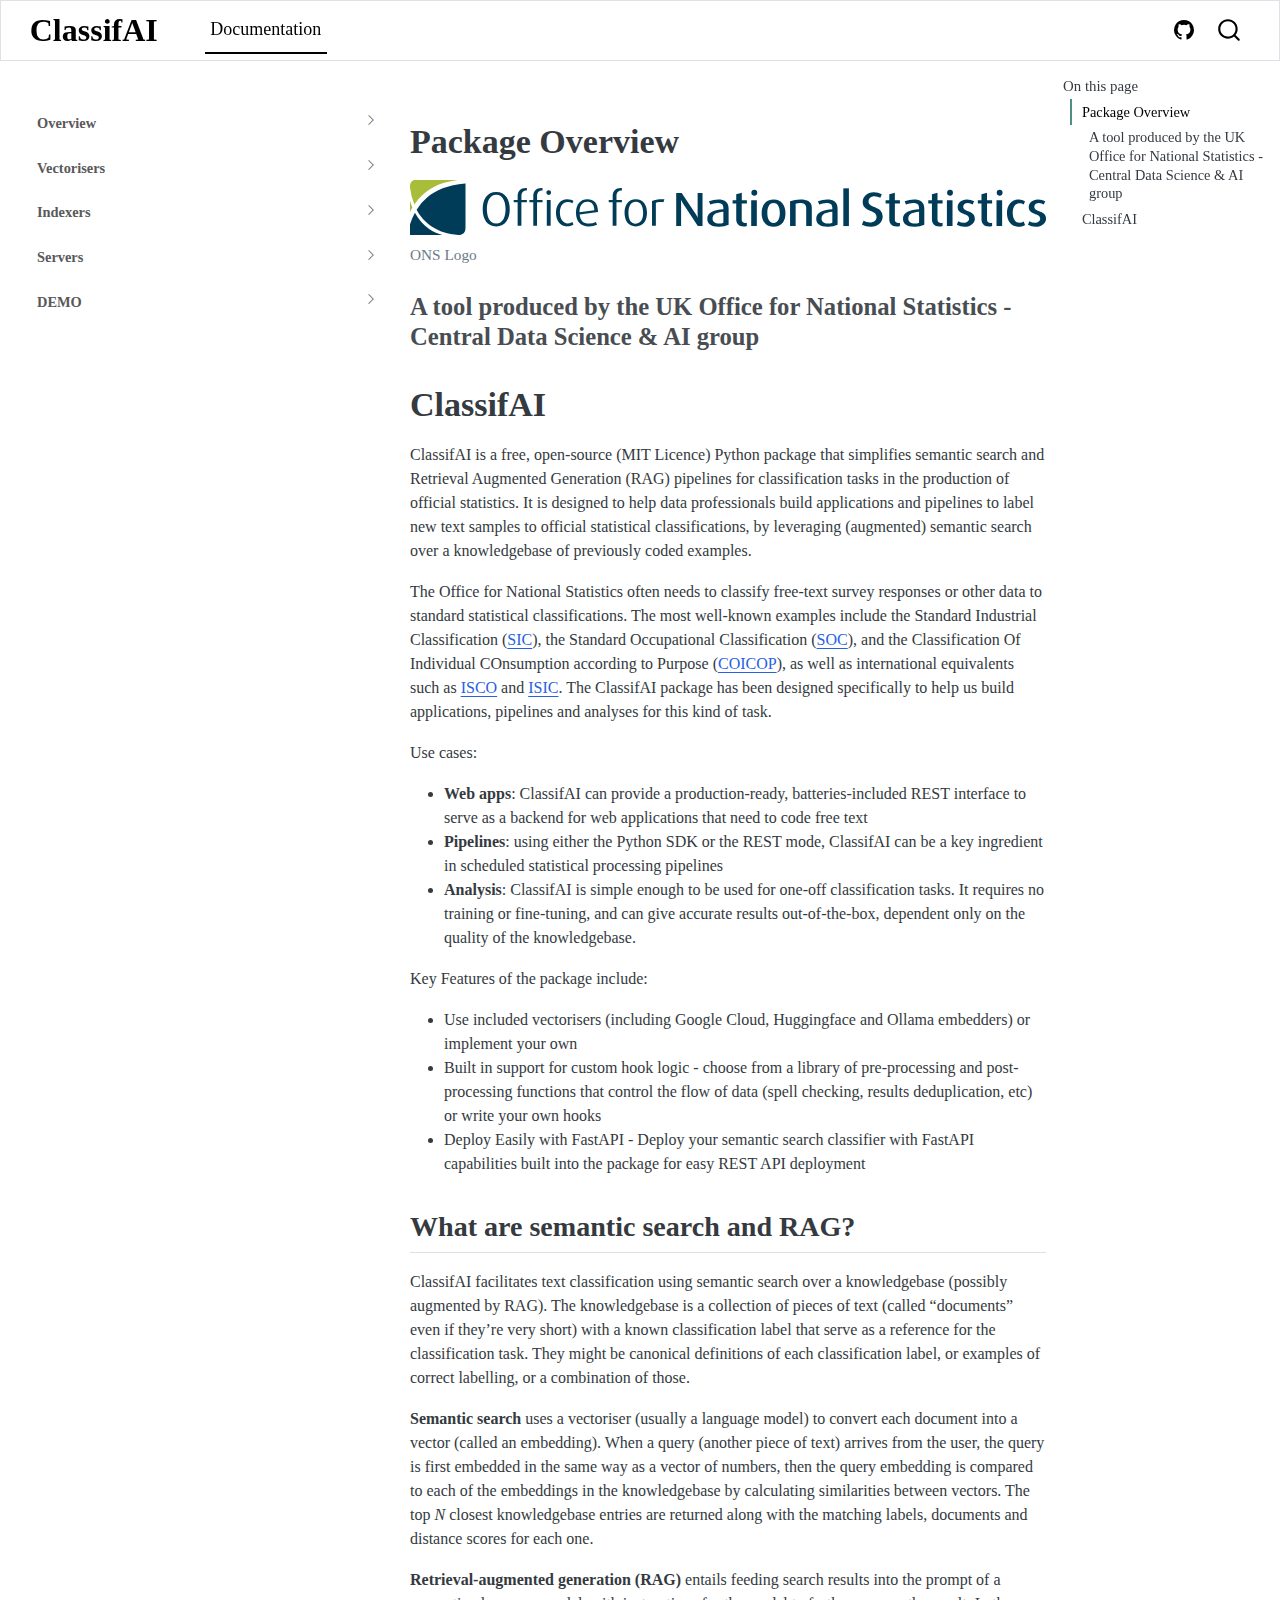
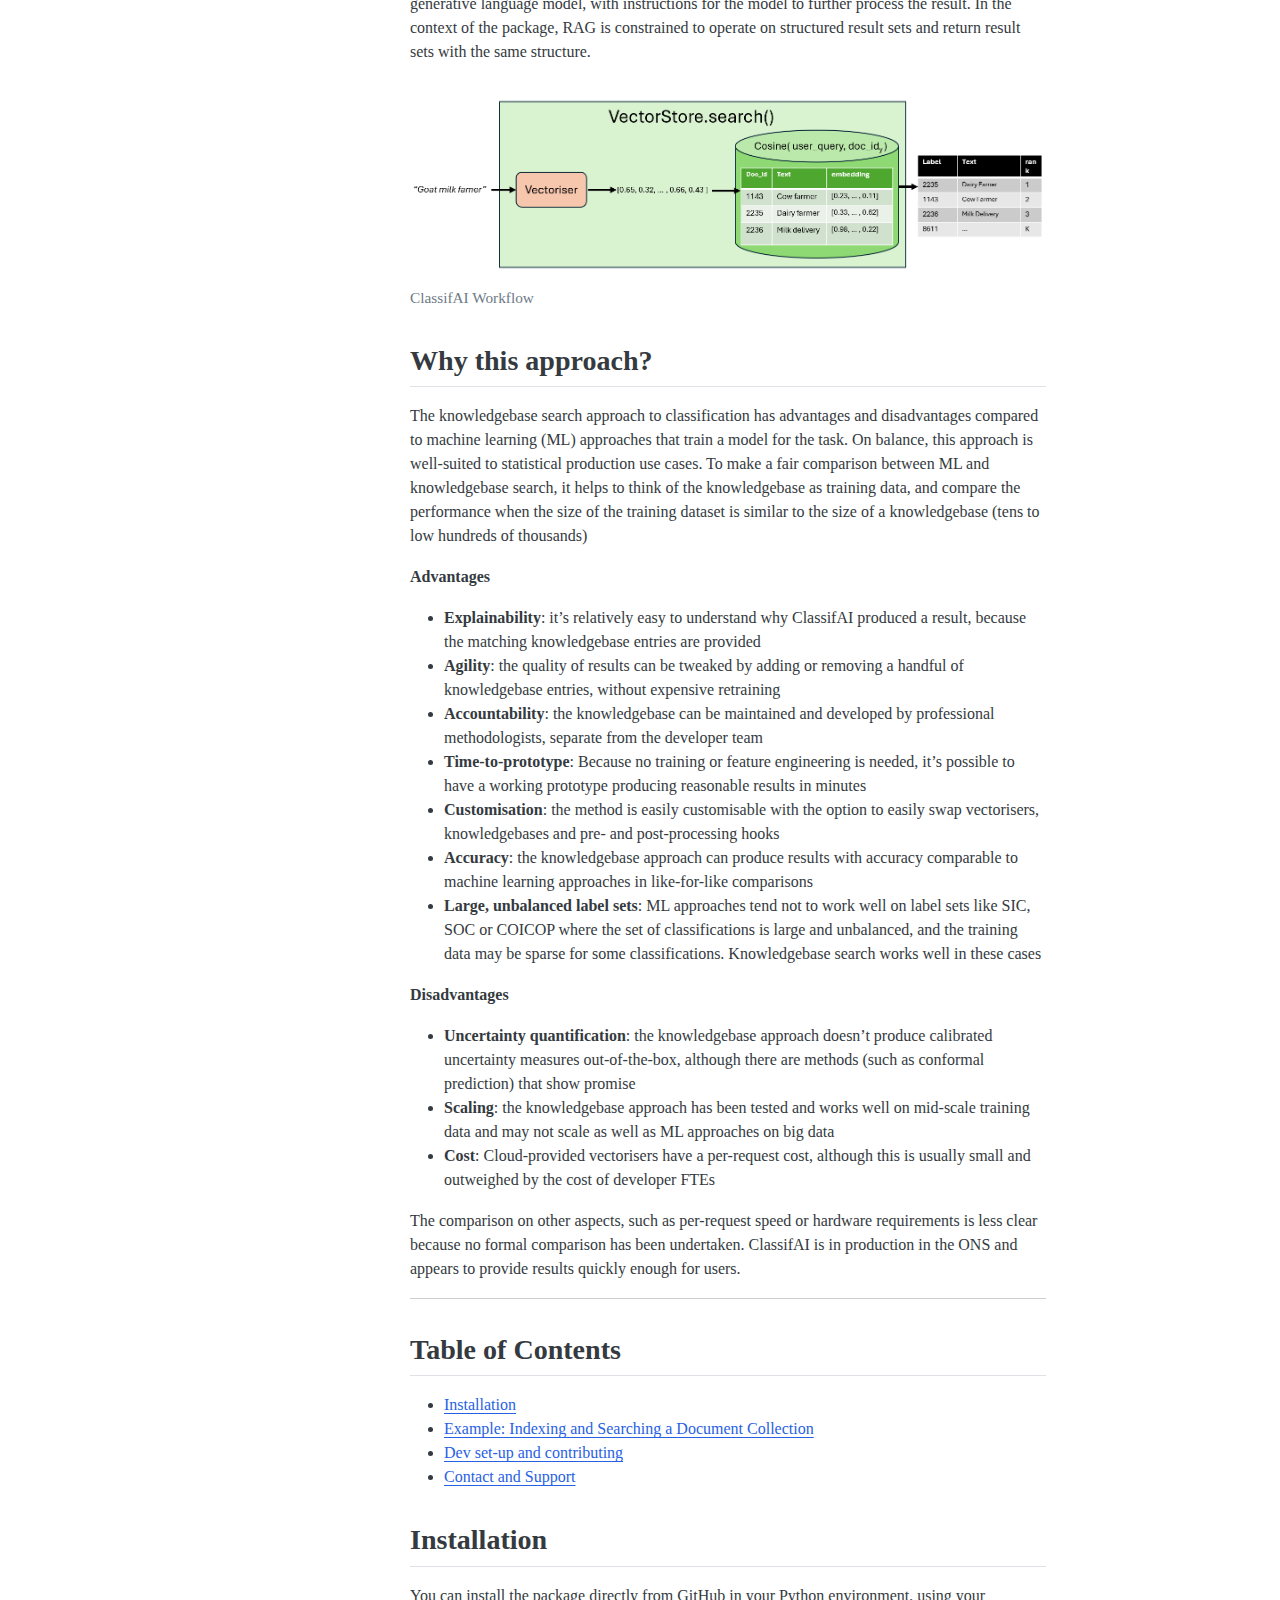
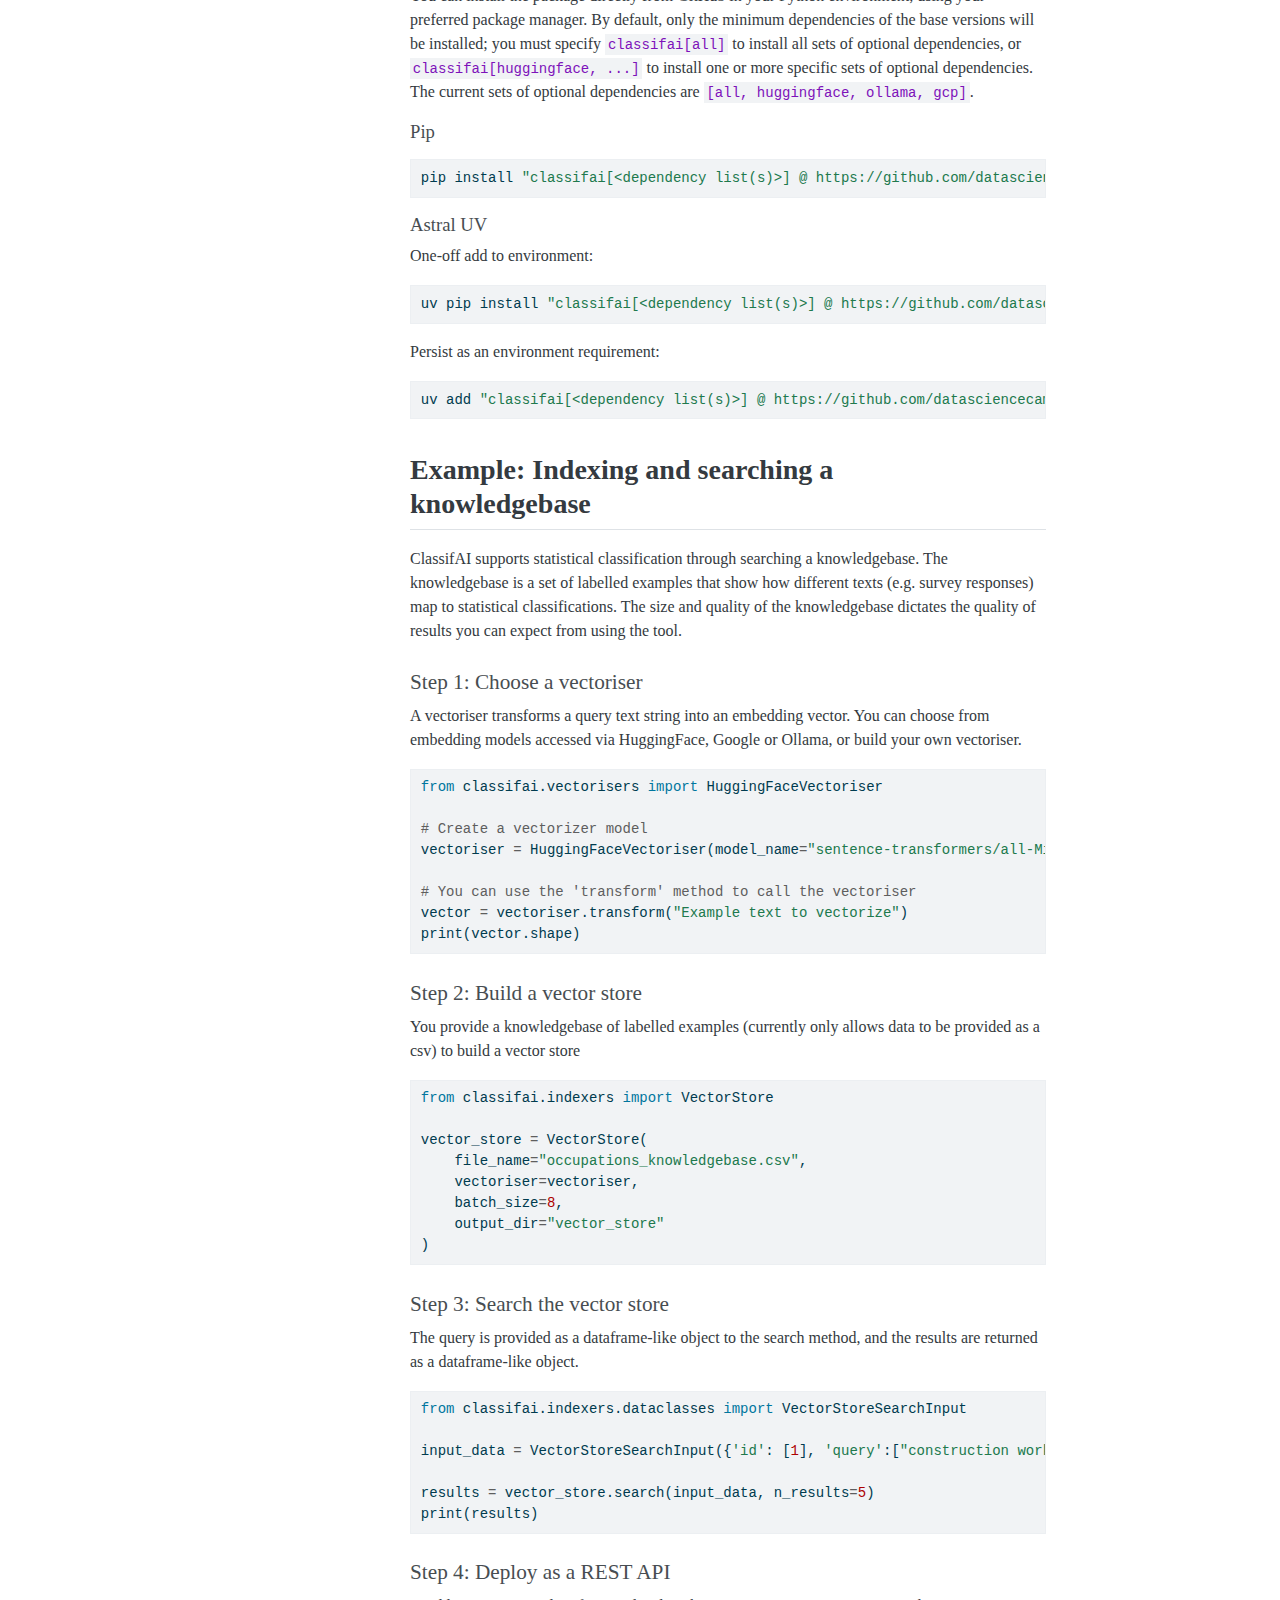
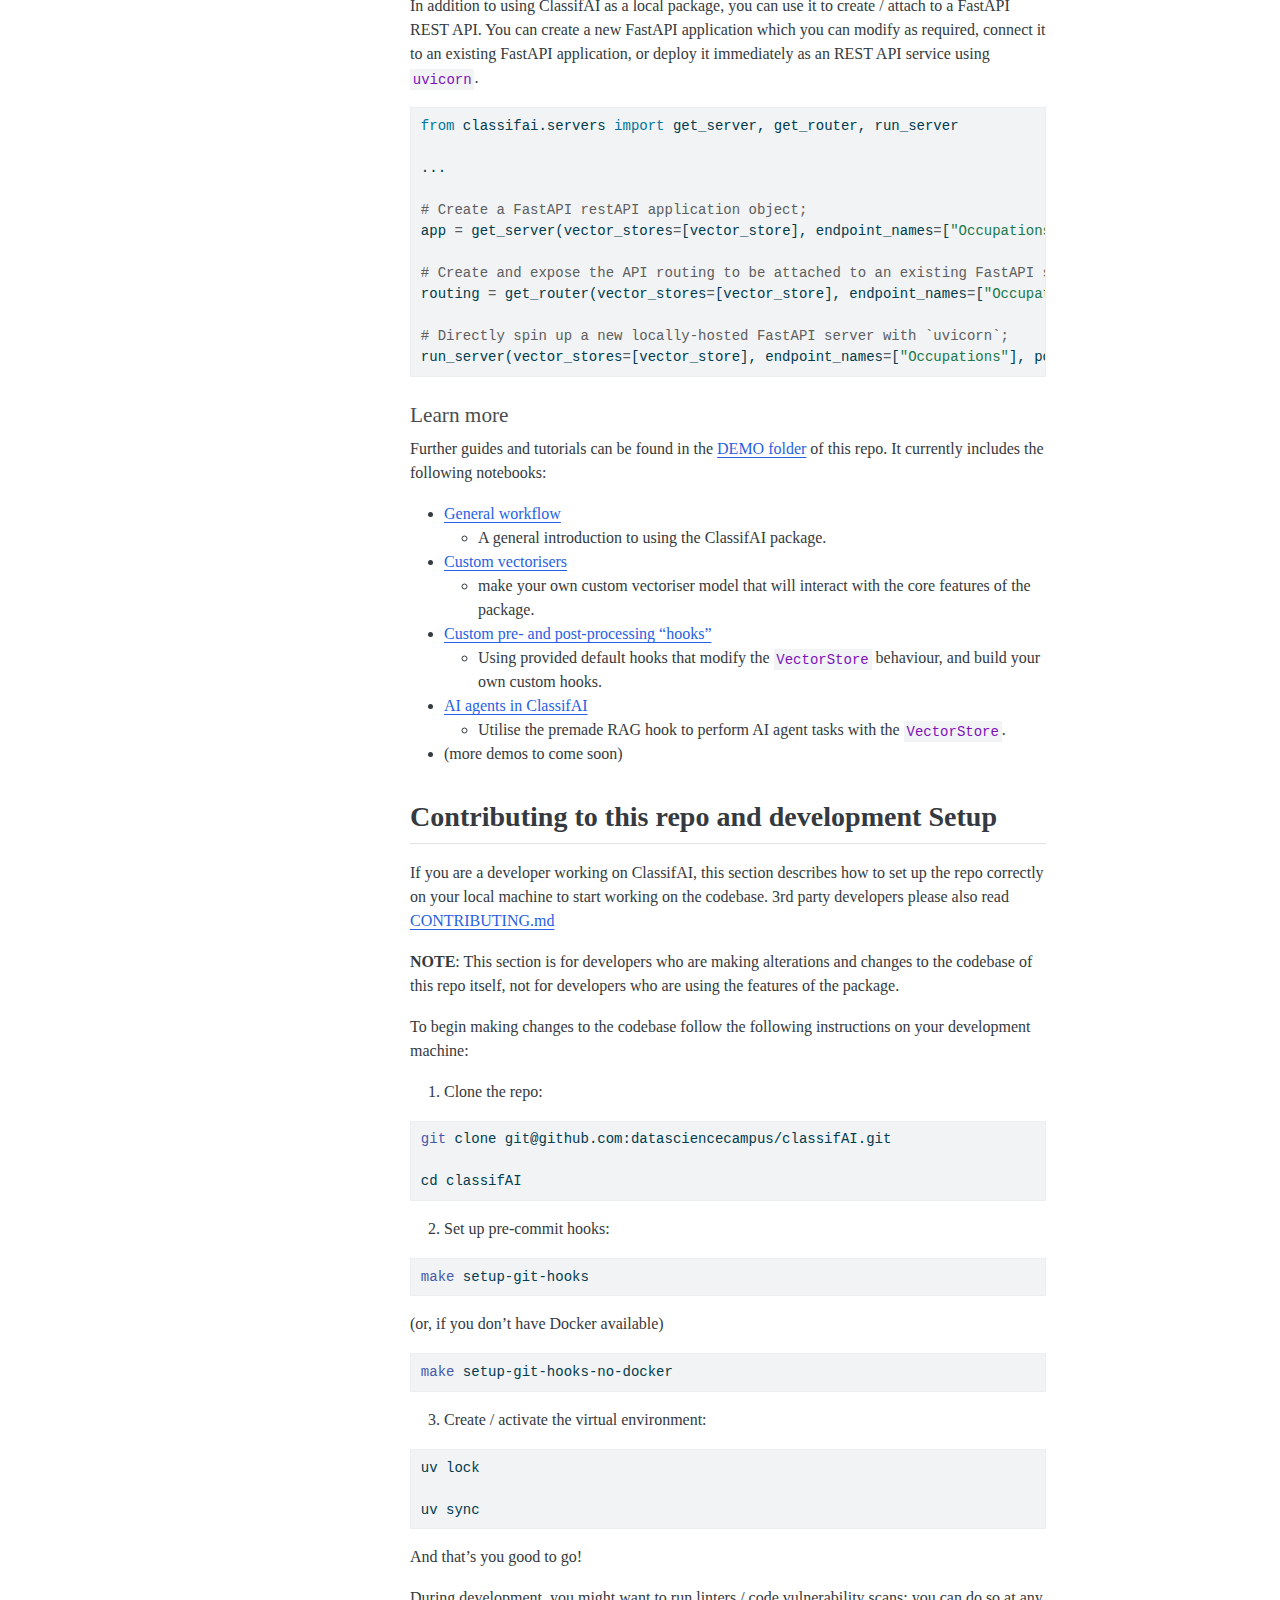
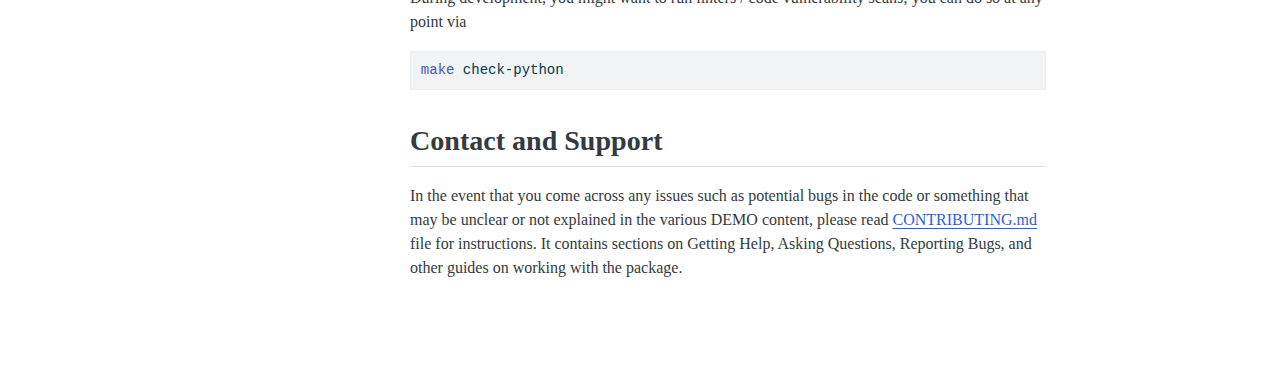
<file: index.html>
<!DOCTYPE html>
<html xmlns="http://www.w3.org/1999/xhtml" lang="en" xml:lang="en"><head>

<meta charset="utf-8">
<meta name="generator" content="quarto-1.9.36">

<meta name="viewport" content="width=device-width, initial-scale=1.0, user-scalable=yes">


<title>ClassifAI</title>
<style>
/* Default styles provided by pandoc.
** See https://pandoc.org/MANUAL.html#variables-for-html for config info.
*/
code{white-space: pre-wrap;}
span.smallcaps{font-variant: small-caps;}
div.columns{display: flex; gap: min(4vw, 1.5em);}
div.column{flex: auto; overflow-x: auto;}
div.hanging-indent{margin-left: 1.5em; text-indent: -1.5em;}
ul.task-list{list-style: none;}
ul.task-list li input[type="checkbox"] {
  width: 0.8em;
  margin: 0 0.8em 0.2em -1em; /* quarto-specific, see https://github.com/quarto-dev/quarto-cli/issues/4556 */ 
  vertical-align: middle;
}
/* CSS for syntax highlighting */
html { -webkit-text-size-adjust: 100%; }
pre > code.sourceCode { white-space: pre; position: relative; }
pre > code.sourceCode > span { display: inline-block; line-height: 1.25; }
pre > code.sourceCode > span:empty { height: 1.2em; }
.sourceCode { overflow: visible; }
code.sourceCode > span { color: inherit; text-decoration: inherit; }
div.sourceCode { margin: 1em 0; }
pre.sourceCode { margin: 0; }
@media screen {
div.sourceCode { overflow: auto; }
}
@media print {
pre > code.sourceCode { white-space: pre-wrap; }
pre > code.sourceCode > span { text-indent: -5em; padding-left: 5em; }
}
pre.numberSource code
  { counter-reset: source-line 0; }
pre.numberSource code > span
  { position: relative; left: -4em; counter-increment: source-line; }
pre.numberSource code > span > a:first-child::before
  { content: counter(source-line);
    position: relative; left: -1em; text-align: right; vertical-align: baseline;
    border: none; display: inline-block;
    -webkit-touch-callout: none; -webkit-user-select: none;
    -khtml-user-select: none; -moz-user-select: none;
    -ms-user-select: none; user-select: none;
    padding: 0 4px; width: 4em;
  }
pre.numberSource { margin-left: 3em;  padding-left: 4px; }
div.sourceCode
  {   }
@media screen {
pre > code.sourceCode > span > a:first-child::before { text-decoration: underline; }
}
</style>


<script src="site_libs/quarto-nav/quarto-nav.js"></script>
<script src="site_libs/quarto-nav/headroom.min.js"></script>
<script src="site_libs/clipboard/clipboard.min.js"></script>
<script src="site_libs/quarto-search/autocomplete.umd.js"></script>
<script src="site_libs/quarto-search/fuse.min.js"></script>
<script src="site_libs/quarto-search/quarto-search.js"></script>
<meta name="quarto:offset" content="./">
<link href="./ons_favicon.ico" rel="icon">
<script src="site_libs/quarto-html/quarto.js" type="module"></script>
<script src="site_libs/quarto-html/tabsets/tabsets.js" type="module"></script>
<script src="site_libs/quarto-html/popper.min.js"></script>
<script src="site_libs/quarto-html/tippy.umd.min.js"></script>
<script src="site_libs/quarto-html/anchor.min.js"></script>
<link href="site_libs/quarto-html/tippy.css" rel="stylesheet">
<link href="site_libs/quarto-html/quarto-syntax-highlighting-845c23b38eaddc0f92fda52bfe77a8c8.css" rel="stylesheet" id="quarto-text-highlighting-styles">
<script src="site_libs/bootstrap/bootstrap.min.js"></script>
<link href="site_libs/bootstrap/bootstrap-icons.css" rel="stylesheet">
<link href="site_libs/bootstrap/bootstrap-24111f2d7671a07c32a60419c31bd4a3.min.css" rel="stylesheet" append-hash="true" id="quarto-bootstrap" data-mode="light">
<script id="quarto-search-options" type="application/json">{
  "location": "navbar",
  "copy-button": false,
  "collapse-after": 3,
  "panel-placement": "end",
  "type": "overlay",
  "limit": 50,
  "keyboard-shortcut": [
    "f",
    "/",
    "s"
  ],
  "show-item-context": false,
  "language": {
    "search-no-results-text": "No results",
    "search-matching-documents-text": "matching documents",
    "search-copy-link-title": "Copy link to search",
    "search-hide-matches-text": "Hide additional matches",
    "search-more-match-text": "more match in this document",
    "search-more-matches-text": "more matches in this document",
    "search-clear-button-title": "Clear",
    "search-text-placeholder": "",
    "search-detached-cancel-button-title": "Cancel",
    "search-submit-button-title": "Submit",
    "search-label": "Search"
  }
}</script>


<link rel="stylesheet" href="styles.css">
</head>

<body class="nav-sidebar floating nav-fixed quarto-light">

<div id="quarto-search-results"></div>
  <header id="quarto-header" class="headroom fixed-top">
    <nav class="navbar navbar-expand-lg " data-bs-theme="dark">
      <div class="navbar-container container-fluid">
      <div class="navbar-brand-container mx-auto">
    <a class="navbar-brand" href="./index.html">
    <span class="navbar-title">ClassifAI</span>
    </a>
  </div>
            <div id="quarto-search" class="" title="Search"></div>
          <button class="navbar-toggler" type="button" data-bs-toggle="collapse" data-bs-target="#navbarCollapse" aria-controls="navbarCollapse" role="menu" aria-expanded="false" aria-label="Toggle navigation" onclick="if (window.quartoToggleHeadroom) { window.quartoToggleHeadroom(); }">
  <span class="navbar-toggler-icon"></span>
</button>
          <div class="collapse navbar-collapse" id="navbarCollapse">
            <ul class="navbar-nav navbar-nav-scroll me-auto">
  <li class="nav-item">
    <a class="nav-link active" href="./docs/index.html" aria-current="page"> 
<span class="menu-text">Documentation</span></a>
  </li>  
</ul>
            <ul class="navbar-nav navbar-nav-scroll ms-auto">
  <li class="nav-item compact">
    <a class="nav-link" href="https://github.com/datasciencecampus/classifai"> <i class="bi bi-github" role="img">
</i> 
<span class="menu-text"></span></a>
  </li>  
</ul>
          </div> <!-- /navcollapse -->
            <div class="quarto-navbar-tools">
</div>
      </div> <!-- /container-fluid -->
    </nav>
  <nav class="quarto-secondary-nav">
    <div class="container-fluid d-flex">
      <button type="button" class="quarto-btn-toggle btn" data-bs-toggle="collapse" role="button" data-bs-target=".quarto-sidebar-collapse-item" aria-controls="quarto-sidebar" aria-expanded="false" aria-label="Toggle sidebar navigation" onclick="if (window.quartoToggleHeadroom) { window.quartoToggleHeadroom(); }">
        <i class="bi bi-layout-text-sidebar-reverse"></i>
      </button>
        <nav class="quarto-page-breadcrumbs" aria-label="breadcrumb"><ol class="breadcrumb"></ol></nav>
        <a class="flex-grow-1" role="navigation" data-bs-toggle="collapse" data-bs-target=".quarto-sidebar-collapse-item" aria-controls="quarto-sidebar" aria-expanded="false" aria-label="Toggle sidebar navigation" onclick="if (window.quartoToggleHeadroom) { window.quartoToggleHeadroom(); }">      
        </a>
    </div>
  </nav>
</header>
<!-- content -->
<div id="quarto-content" class="quarto-container page-columns page-rows-contents page-layout-article page-navbar">
<!-- sidebar -->
  <nav id="quarto-sidebar" class="sidebar collapse collapse-horizontal quarto-sidebar-collapse-item sidebar-navigation floating overflow-auto">
    <div class="sidebar-menu-container"> 
    <ul class="list-unstyled mt-1">
        <li class="sidebar-item sidebar-item-section">
      <div class="sidebar-item-container"> 
            <a class="sidebar-item-text sidebar-link text-start collapsed" data-bs-toggle="collapse" data-bs-target="#quarto-sidebar-section-1" role="navigation" aria-expanded="false">
 <span class="menu-text">Overview</span></a>
          <a class="sidebar-item-toggle text-start collapsed" data-bs-toggle="collapse" data-bs-target="#quarto-sidebar-section-1" role="navigation" aria-expanded="false" aria-label="Toggle section">
            <i class="bi bi-chevron-right ms-2"></i>
          </a> 
      </div>
      <ul id="quarto-sidebar-section-1" class="collapse list-unstyled sidebar-section depth1 ">  
          <li class="sidebar-item">
  <div class="sidebar-item-container"> 
  <a href="./docs/index.html" class="sidebar-item-text sidebar-link">
 <span class="menu-text">Function reference</span></a>
  </div>
</li>
      </ul>
  </li>
        <li class="sidebar-item sidebar-item-section">
      <div class="sidebar-item-container"> 
            <a class="sidebar-item-text sidebar-link text-start collapsed" data-bs-toggle="collapse" data-bs-target="#quarto-sidebar-section-2" role="navigation" aria-expanded="false">
 <span class="menu-text">Vectorisers</span></a>
          <a class="sidebar-item-toggle text-start collapsed" data-bs-toggle="collapse" data-bs-target="#quarto-sidebar-section-2" role="navigation" aria-expanded="false" aria-label="Toggle section">
            <i class="bi bi-chevron-right ms-2"></i>
          </a> 
      </div>
      <ul id="quarto-sidebar-section-2" class="collapse list-unstyled sidebar-section depth1 ">  
          <li class="sidebar-item sidebar-item-section">
      <div class="sidebar-item-container"> 
            <a class="sidebar-item-text sidebar-link text-start collapsed" data-bs-toggle="collapse" data-bs-target="#quarto-sidebar-section-3" role="navigation" aria-expanded="false">
 <span class="menu-text">Vectorisers Overview</span></a>
          <a class="sidebar-item-toggle text-start collapsed" data-bs-toggle="collapse" data-bs-target="#quarto-sidebar-section-3" role="navigation" aria-expanded="false" aria-label="Toggle section">
            <i class="bi bi-chevron-right ms-2"></i>
          </a> 
      </div>
      <ul id="quarto-sidebar-section-3" class="collapse list-unstyled sidebar-section depth2 ">  
          <li class="sidebar-item">
  <div class="sidebar-item-container"> 
  <a href="./docs/vectorisers.html" class="sidebar-item-text sidebar-link">
 <span class="menu-text">vectorisers</span></a>
  </div>
</li>
          <li class="sidebar-item">
  <div class="sidebar-item-container"> 
  <a href="./docs/vectorisers.base.VectoriserBase.html" class="sidebar-item-text sidebar-link">
 <span class="menu-text">vectorisers.base.VectoriserBase</span></a>
  </div>
</li>
          <li class="sidebar-item">
  <div class="sidebar-item-container"> 
  <a href="./docs/vectorisers.base.VectoriserBase.transform.html" class="sidebar-item-text sidebar-link">
 <span class="menu-text">vectorisers.base.VectoriserBase.transform</span></a>
  </div>
</li>
      </ul>
  </li>
          <li class="sidebar-item sidebar-item-section">
      <div class="sidebar-item-container"> 
            <a class="sidebar-item-text sidebar-link text-start collapsed" data-bs-toggle="collapse" data-bs-target="#quarto-sidebar-section-4" role="navigation" aria-expanded="false">
 <span class="menu-text">Specific Vectorisers</span></a>
          <a class="sidebar-item-toggle text-start collapsed" data-bs-toggle="collapse" data-bs-target="#quarto-sidebar-section-4" role="navigation" aria-expanded="false" aria-label="Toggle section">
            <i class="bi bi-chevron-right ms-2"></i>
          </a> 
      </div>
      <ul id="quarto-sidebar-section-4" class="collapse list-unstyled sidebar-section depth2 ">  
          <li class="sidebar-item">
  <div class="sidebar-item-container"> 
  <a href="./docs/vectorisers.huggingface.HuggingFaceVectoriser.html" class="sidebar-item-text sidebar-link">
 <span class="menu-text">vectorisers.huggingface.HuggingFaceVectoriser</span></a>
  </div>
</li>
          <li class="sidebar-item">
  <div class="sidebar-item-container"> 
  <a href="./docs/vectorisers.ollama.OllamaVectoriser.html" class="sidebar-item-text sidebar-link">
 <span class="menu-text">vectorisers.ollama.OllamaVectoriser</span></a>
  </div>
</li>
          <li class="sidebar-item">
  <div class="sidebar-item-container"> 
  <a href="./docs/vectorisers.gcp.GcpVectoriser.html" class="sidebar-item-text sidebar-link">
 <span class="menu-text">vectorisers.gcp.GcpVectoriser</span></a>
  </div>
</li>
      </ul>
  </li>
      </ul>
  </li>
        <li class="sidebar-item sidebar-item-section">
      <div class="sidebar-item-container"> 
            <a class="sidebar-item-text sidebar-link text-start collapsed" data-bs-toggle="collapse" data-bs-target="#quarto-sidebar-section-5" role="navigation" aria-expanded="false">
 <span class="menu-text">Indexers</span></a>
          <a class="sidebar-item-toggle text-start collapsed" data-bs-toggle="collapse" data-bs-target="#quarto-sidebar-section-5" role="navigation" aria-expanded="false" aria-label="Toggle section">
            <i class="bi bi-chevron-right ms-2"></i>
          </a> 
      </div>
      <ul id="quarto-sidebar-section-5" class="collapse list-unstyled sidebar-section depth1 ">  
          <li class="sidebar-item">
  <div class="sidebar-item-container"> 
  <a href="./docs/indexers.html" class="sidebar-item-text sidebar-link">
 <span class="menu-text">indexers</span></a>
  </div>
</li>
          <li class="sidebar-item">
  <div class="sidebar-item-container"> 
  <a href="./docs/indexers.VectorStore.html" class="sidebar-item-text sidebar-link">
 <span class="menu-text">indexers.VectorStore</span></a>
  </div>
</li>
          <li class="sidebar-item">
  <div class="sidebar-item-container"> 
  <a href="./docs/indexers.VectorStore.embed.html" class="sidebar-item-text sidebar-link">
 <span class="menu-text">indexers.VectorStore.embed</span></a>
  </div>
</li>
          <li class="sidebar-item">
  <div class="sidebar-item-container"> 
  <a href="./docs/indexers.VectorStore.search.html" class="sidebar-item-text sidebar-link">
 <span class="menu-text">indexers.VectorStore.search</span></a>
  </div>
</li>
          <li class="sidebar-item">
  <div class="sidebar-item-container"> 
  <a href="./docs/indexers.VectorStore.reverse_search.html" class="sidebar-item-text sidebar-link">
 <span class="menu-text">indexers.VectorStore.reverse_search</span></a>
  </div>
</li>
          <li class="sidebar-item">
  <div class="sidebar-item-container"> 
  <a href="./docs/indexers.VectorStore.from_filespace.html" class="sidebar-item-text sidebar-link">
 <span class="menu-text">indexers.VectorStore.from_filespace</span></a>
  </div>
</li>
          <li class="sidebar-item">
  <div class="sidebar-item-container"> 
  <a href="./docs/indexers.dataclasses.html" class="sidebar-item-text sidebar-link">
 <span class="menu-text">indexers.dataclasses</span></a>
  </div>
</li>
          <li class="sidebar-item sidebar-item-section">
      <div class="sidebar-item-container"> 
            <a class="sidebar-item-text sidebar-link text-start collapsed" data-bs-toggle="collapse" data-bs-target="#quarto-sidebar-section-6" role="navigation" aria-expanded="false">
 <span class="menu-text">Hooks</span></a>
          <a class="sidebar-item-toggle text-start collapsed" data-bs-toggle="collapse" data-bs-target="#quarto-sidebar-section-6" role="navigation" aria-expanded="false" aria-label="Toggle section">
            <i class="bi bi-chevron-right ms-2"></i>
          </a> 
      </div>
      <ul id="quarto-sidebar-section-6" class="collapse list-unstyled sidebar-section depth2 ">  
          <li class="sidebar-item">
  <div class="sidebar-item-container"> 
  <a href="./docs/indexers.hooks.html" class="sidebar-item-text sidebar-link">
 <span class="menu-text">indexers.hooks</span></a>
  </div>
</li>
          <li class="sidebar-item">
  <div class="sidebar-item-container"> 
  <a href="./docs/indexers.hooks.hook_factory.HookBase.html" class="sidebar-item-text sidebar-link">
 <span class="menu-text">indexers.hooks.hook_factory.HookBase</span></a>
  </div>
</li>
          <li class="sidebar-item">
  <div class="sidebar-item-container"> 
  <a href="./docs/indexers.hooks.default_hooks.html" class="sidebar-item-text sidebar-link">
 <span class="menu-text">indexers.hooks.default_hooks</span></a>
  </div>
</li>
          <li class="sidebar-item">
  <div class="sidebar-item-container"> 
  <a href="./docs/indexers.hooks.default_hooks.preprocessing.html" class="sidebar-item-text sidebar-link">
 <span class="menu-text">indexers.hooks.default_hooks.preprocessing</span></a>
  </div>
</li>
          <li class="sidebar-item">
  <div class="sidebar-item-container"> 
  <a href="./docs/indexers.hooks.default_hooks.preprocessing.CapitalisationStandardisingHook.html" class="sidebar-item-text sidebar-link">
 <span class="menu-text">indexers.hooks.default_hooks.preprocessing.CapitalisationStandardisingHook</span></a>
  </div>
</li>
          <li class="sidebar-item">
  <div class="sidebar-item-container"> 
  <a href="./docs/indexers.hooks.default_hooks.postprocessing.html" class="sidebar-item-text sidebar-link">
 <span class="menu-text">indexers.hooks.default_hooks.postprocessing</span></a>
  </div>
</li>
          <li class="sidebar-item">
  <div class="sidebar-item-container"> 
  <a href="./docs/indexers.hooks.default_hooks.postprocessing.DeduplicationHook.html" class="sidebar-item-text sidebar-link">
 <span class="menu-text">indexers.hooks.default_hooks.postprocessing.DeduplicationHook</span></a>
  </div>
</li>
          <li class="sidebar-item">
  <div class="sidebar-item-container"> 
  <a href="./docs/indexers.hooks.default_hooks.postprocessing.RagHook.html" class="sidebar-item-text sidebar-link">
 <span class="menu-text">indexers.hooks.default_hooks.postprocessing.RagHook</span></a>
  </div>
</li>
      </ul>
  </li>
      </ul>
  </li>
        <li class="sidebar-item sidebar-item-section">
      <div class="sidebar-item-container"> 
            <a class="sidebar-item-text sidebar-link text-start collapsed" data-bs-toggle="collapse" data-bs-target="#quarto-sidebar-section-7" role="navigation" aria-expanded="false">
 <span class="menu-text">Servers</span></a>
          <a class="sidebar-item-toggle text-start collapsed" data-bs-toggle="collapse" data-bs-target="#quarto-sidebar-section-7" role="navigation" aria-expanded="false" aria-label="Toggle section">
            <i class="bi bi-chevron-right ms-2"></i>
          </a> 
      </div>
      <ul id="quarto-sidebar-section-7" class="collapse list-unstyled sidebar-section depth1 ">  
          <li class="sidebar-item">
  <div class="sidebar-item-container"> 
  <a href="./docs/servers.html" class="sidebar-item-text sidebar-link">
 <span class="menu-text">servers</span></a>
  </div>
</li>
          <li class="sidebar-item">
  <div class="sidebar-item-container"> 
  <a href="./docs/servers.get_router.html" class="sidebar-item-text sidebar-link">
 <span class="menu-text">servers.get_router</span></a>
  </div>
</li>
          <li class="sidebar-item">
  <div class="sidebar-item-container"> 
  <a href="./docs/servers.get_server.html" class="sidebar-item-text sidebar-link">
 <span class="menu-text">servers.get_server</span></a>
  </div>
</li>
          <li class="sidebar-item">
  <div class="sidebar-item-container"> 
  <a href="./docs/servers.run_server.html" class="sidebar-item-text sidebar-link">
 <span class="menu-text">servers.run_server</span></a>
  </div>
</li>
          <li class="sidebar-item">
  <div class="sidebar-item-container"> 
  <a href="./docs/servers.make_endpoints.html" class="sidebar-item-text sidebar-link">
 <span class="menu-text">servers.make_endpoints</span></a>
  </div>
</li>
      </ul>
  </li>
        <li class="sidebar-item sidebar-item-section">
      <div class="sidebar-item-container"> 
            <a class="sidebar-item-text sidebar-link text-start collapsed" data-bs-toggle="collapse" data-bs-target="#quarto-sidebar-section-8" role="navigation" aria-expanded="false">
 <span class="menu-text">DEMO</span></a>
          <a class="sidebar-item-toggle text-start collapsed" data-bs-toggle="collapse" data-bs-target="#quarto-sidebar-section-8" role="navigation" aria-expanded="false" aria-label="Toggle section">
            <i class="bi bi-chevron-right ms-2"></i>
          </a> 
      </div>
      <ul id="quarto-sidebar-section-8" class="collapse list-unstyled sidebar-section depth1 ">  
          <li class="sidebar-item">
  <div class="sidebar-item-container"> 
  <a href="./DEMO/README.html" class="sidebar-item-text sidebar-link">
 <span class="menu-text">Overview of Demonstrations &amp; Examples</span></a>
  </div>
</li>
          <li class="sidebar-item">
  <div class="sidebar-item-container"> 
  <a href="./DEMO/general_workflow_demo.html" class="sidebar-item-text sidebar-link">
 <span class="menu-text">✨ ClassifAI Demo - Introduction &amp; Basic Usage ✨</span></a>
  </div>
</li>
          <li class="sidebar-item">
  <div class="sidebar-item-container"> 
  <a href="./DEMO/custom_vectoriser.html" class="sidebar-item-text sidebar-link">
 <span class="menu-text">Creating Your Own Vectoriser</span></a>
  </div>
</li>
          <li class="sidebar-item">
  <div class="sidebar-item-container"> 
  <a href="./DEMO/using_hooks.html" class="sidebar-item-text sidebar-link">
 <span class="menu-text">VectorStore pre- and post- processing with <em>Hooks</em> 🪝</span></a>
  </div>
</li>
          <li class="sidebar-item">
  <div class="sidebar-item-container"> 
  <a href="./DEMO/ai_agent_hooks.html" class="sidebar-item-text sidebar-link">
 <span class="menu-text">AI agents in ClassifAI</span></a>
  </div>
</li>
      </ul>
  </li>
    </ul>
    </div>
</nav>
<div id="quarto-sidebar-glass" class="quarto-sidebar-collapse-item" data-bs-toggle="collapse" data-bs-target=".quarto-sidebar-collapse-item"></div>
<!-- margin-sidebar -->
    <div id="quarto-margin-sidebar" class="sidebar margin-sidebar">
        <nav id="TOC" role="doc-toc" class="toc-active">
    <h2 id="toc-title">On this page</h2>
   
  <ul>
  <li><a href="#package-overview" id="toc-package-overview" class="nav-link active" data-scroll-target="#package-overview">Package Overview</a>
  <ul class="collapse">
  <li><a href="#a-tool-produced-by-the-uk-office-for-national-statistics---central-data-science-ai-group" id="toc-a-tool-produced-by-the-uk-office-for-national-statistics---central-data-science-ai-group" class="nav-link" data-scroll-target="#a-tool-produced-by-the-uk-office-for-national-statistics---central-data-science-ai-group">A tool produced by the UK Office for National Statistics - Central Data Science &amp; AI group</a></li>
  </ul></li>
  <li><a href="#classifai" id="toc-classifai" class="nav-link" data-scroll-target="#classifai">ClassifAI</a>
  <ul class="collapse">
  <li><a href="#what-are-semantic-search-and-rag" id="toc-what-are-semantic-search-and-rag" class="nav-link" data-scroll-target="#what-are-semantic-search-and-rag">What are semantic search and RAG?</a></li>
  <li><a href="#why-this-approach" id="toc-why-this-approach" class="nav-link" data-scroll-target="#why-this-approach">Why this approach?</a></li>
  <li><a href="#table-of-contents" id="toc-table-of-contents" class="nav-link" data-scroll-target="#table-of-contents">Table of Contents</a></li>
  <li><a href="#installation" id="toc-installation" class="nav-link" data-scroll-target="#installation">Installation</a></li>
  <li><a href="#example-indexing-and-searching-a-knowledgebase" id="toc-example-indexing-and-searching-a-knowledgebase" class="nav-link" data-scroll-target="#example-indexing-and-searching-a-knowledgebase">Example: Indexing and searching a knowledgebase</a></li>
  <li><a href="#contributing-to-this-repo-and-development-setup" id="toc-contributing-to-this-repo-and-development-setup" class="nav-link" data-scroll-target="#contributing-to-this-repo-and-development-setup">Contributing to this repo and development Setup</a></li>
  <li><a href="#contact-and-support" id="toc-contact-and-support" class="nav-link" data-scroll-target="#contact-and-support">Contact and Support</a></li>
  </ul></li>
  </ul>
</nav>
    </div>
<!-- main -->
<main class="content" id="quarto-document-content"><header id="title-block-header" class="quarto-title-block"></header>




<section id="package-overview" class="level1 unnumbered">
<h1 class="unnumbered">Package Overview</h1>
<div class="quarto-figure quarto-figure-center">
<figure class="figure">
<p><img src="./ONS_Logo_Digital_Colour_Landscape_English_RGB.svg" class="img-fluid figure-img"></p>
<figcaption>ONS Logo</figcaption>
</figure>
</div>
<section id="a-tool-produced-by-the-uk-office-for-national-statistics---central-data-science-ai-group" class="level3">
<h3 class="anchored" data-anchor-id="a-tool-produced-by-the-uk-office-for-national-statistics---central-data-science-ai-group">A tool produced by the UK Office for National Statistics - Central Data Science &amp; AI group</h3>
</section>
</section>
<section id="classifai" class="level1">
<h1>ClassifAI</h1>
<p>ClassifAI is a free, open-source (MIT Licence) Python package that simplifies semantic search and Retrieval Augmented Generation (RAG) pipelines for classification tasks in the production of official statistics. It is designed to help data professionals build applications and pipelines to label new text samples to official statistical classifications, by leveraging (augmented) semantic search over a knowledgebase of previously coded examples.</p>
<p>The Office for National Statistics often needs to classify free-text survey responses or other data to standard statistical classifications. The most well-known examples include the Standard Industrial Classification (<a href="https://www.gov.uk/government/publications/standard-industrial-classification-of-economic-activities-sic">SIC</a>), the Standard Occupational Classification (<a href="https://www.ons.gov.uk/methodology/classificationsandstandards/standardoccupationalclassificationsoc">SOC</a>), and the Classification Of Individual COnsumption according to Purpose (<a href="https://en.wikipedia.org/wiki/Classification_of_Individual_Consumption_According_to_Purpose">COICOP</a>), as well as international equivalents such as <a href="https://esco.ec.europa.eu/en/about-esco/escopedia/escopedia/international-standard-classification-occupations-isco">ISCO</a> and <a href="https://en.wikipedia.org/wiki/International_Standard_Industrial_Classification">ISIC</a>. The ClassifAI package has been designed specifically to help us build applications, pipelines and analyses for this kind of task.</p>
<p>Use cases:</p>
<ul>
<li><strong>Web apps</strong>: ClassifAI can provide a production-ready, batteries-included REST interface to serve as a backend for web applications that need to code free text</li>
<li><strong>Pipelines</strong>: using either the Python SDK or the REST mode, ClassifAI can be a key ingredient in scheduled statistical processing pipelines</li>
<li><strong>Analysis</strong>: ClassifAI is simple enough to be used for one-off classification tasks. It requires no training or fine-tuning, and can give accurate results out-of-the-box, dependent only on the quality of the knowledgebase.</li>
</ul>
<p>Key Features of the package include:</p>
<ul>
<li>Use included vectorisers (including Google Cloud, Huggingface and Ollama embedders) or implement your own</li>
<li>Built in support for custom hook logic - choose from a library of pre-processing and post-processing functions that control the flow of data (spell checking, results deduplication, etc) or write your own hooks</li>
<li>Deploy Easily with FastAPI - Deploy your semantic search classifier with FastAPI capabilities built into the package for easy REST API deployment</li>
</ul>
<section id="what-are-semantic-search-and-rag" class="level2">
<h2 class="anchored" data-anchor-id="what-are-semantic-search-and-rag">What are semantic search and RAG?</h2>
<p>ClassifAI facilitates text classification using semantic search over a knowledgebase (possibly augmented by RAG). The knowledgebase is a collection of pieces of text (called “documents” even if they’re very short) with a known classification label that serve as a reference for the classification task. They might be canonical definitions of each classification label, or examples of correct labelling, or a combination of those.</p>
<p><strong>Semantic search</strong> uses a vectoriser (usually a language model) to convert each document into a vector (called an embedding). When a query (another piece of text) arrives from the user, the query is first embedded in the same way as a vector of numbers, then the query embedding is compared to each of the embeddings in the knowledgebase by calculating similarities between vectors. The top <em>N</em> closest knowledgebase entries are returned along with the matching labels, documents and distance scores for each one.</p>
<p><strong>Retrieval-augmented generation (RAG)</strong> entails feeding search results into the prompt of a generative language model, with instructions for the model to further process the result. In the context of the package, RAG is constrained to operate on structured result sets and return result sets with the same structure.</p>
<div class="quarto-figure quarto-figure-center">
<figure class="figure">
<p><img src="./vectorstore_search.png" class="img-fluid figure-img"></p>
<figcaption>ClassifAI Workflow</figcaption>
</figure>
</div>
</section>
<section id="why-this-approach" class="level2">
<h2 class="anchored" data-anchor-id="why-this-approach">Why this approach?</h2>
<p>The knowledgebase search approach to classification has advantages and disadvantages compared to machine learning (ML) approaches that train a model for the task. On balance, this approach is well-suited to statistical production use cases. To make a fair comparison between ML and knowledgebase search, it helps to think of the knowledgebase as training data, and compare the performance when the size of the training dataset is similar to the size of a knowledgebase (tens to low hundreds of thousands)</p>
<p><strong>Advantages</strong></p>
<ul>
<li><strong>Explainability</strong>: it’s relatively easy to understand why ClassifAI produced a result, because the matching knowledgebase entries are provided</li>
<li><strong>Agility</strong>: the quality of results can be tweaked by adding or removing a handful of knowledgebase entries, without expensive retraining</li>
<li><strong>Accountability</strong>: the knowledgebase can be maintained and developed by professional methodologists, separate from the developer team</li>
<li><strong>Time-to-prototype</strong>: Because no training or feature engineering is needed, it’s possible to have a working prototype producing reasonable results in minutes</li>
<li><strong>Customisation</strong>: the method is easily customisable with the option to easily swap vectorisers, knowledgebases and pre- and post-processing hooks</li>
<li><strong>Accuracy</strong>: the knowledgebase approach can produce results with accuracy comparable to machine learning approaches in like-for-like comparisons</li>
<li><strong>Large, unbalanced label sets</strong>: ML approaches tend not to work well on label sets like SIC, SOC or COICOP where the set of classifications is large and unbalanced, and the training data may be sparse for some classifications. Knowledgebase search works well in these cases</li>
</ul>
<p><strong>Disadvantages</strong></p>
<ul>
<li><strong>Uncertainty quantification</strong>: the knowledgebase approach doesn’t produce calibrated uncertainty measures out-of-the-box, although there are methods (such as conformal prediction) that show promise</li>
<li><strong>Scaling</strong>: the knowledgebase approach has been tested and works well on mid-scale training data and may not scale as well as ML approaches on big data</li>
<li><strong>Cost</strong>: Cloud-provided vectorisers have a per-request cost, although this is usually small and outweighed by the cost of developer FTEs</li>
</ul>
<p>The comparison on other aspects, such as per-request speed or hardware requirements is less clear because no formal comparison has been undertaken. ClassifAI is in production in the ONS and appears to provide results quickly enough for users.</p>
<hr>
</section>
<section id="table-of-contents" class="level2">
<h2 class="anchored" data-anchor-id="table-of-contents">Table of Contents</h2>
<ul>
<li><a href="#installation">Installation</a></li>
<li><a href="#example-indexing-and-searching-a-document-collection">Example: Indexing and Searching a Document Collection</a></li>
<li><a href="#contributing-to-this-repo-and-development-setup">Dev set-up and contributing</a></li>
<li><a href="#contact-and-support">Contact and Support</a></li>
</ul>
</section>
<section id="installation" class="level2">
<h2 class="anchored" data-anchor-id="installation">Installation</h2>
<p>You can install the package directly from GitHub in your Python environment, using your preferred package manager. By default, only the minimum dependencies of the base versions will be installed; you must specify <code>classifai[all]</code> to install all sets of optional dependencies, or <code>classifai[huggingface, ...]</code> to install one or more specific sets of optional dependencies. The current sets of optional dependencies are <code>[all, huggingface, ollama, gcp]</code>.</p>
<section id="pip" class="level5">
<h5 class="anchored" data-anchor-id="pip">Pip</h5>
<div class="code-copy-outer-scaffold"><div class="sourceCode" id="cb1"><pre class="sourceCode bash code-with-copy"><code class="sourceCode bash"><span id="cb1-1"><a href="#cb1-1" aria-hidden="true" tabindex="-1"></a><span class="ex">pip</span> install <span class="st">"classifai[&lt;dependency list(s)&gt;] @ https://github.com/datasciencecampus/classifai/releases/download/v&lt;version e.g. 1.0.0&gt;/classifai-&lt;version e.g. 1.0.0&gt;-py3-none-any.whl"</span></span></code></pre></div><button title="Copy to Clipboard" class="code-copy-button"><i class="bi"></i></button></div>
</section>
<section id="astral-uv" class="level5">
<h5 class="anchored" data-anchor-id="astral-uv">Astral UV</h5>
<p>One-off add to environment:</p>
<div class="code-copy-outer-scaffold"><div class="sourceCode" id="cb2"><pre class="sourceCode bash code-with-copy"><code class="sourceCode bash"><span id="cb2-1"><a href="#cb2-1" aria-hidden="true" tabindex="-1"></a><span class="ex">uv</span> pip install <span class="st">"classifai[&lt;dependency list(s)&gt;] @ https://github.com/datasciencecampus/classifai/releases/download/v&lt;version e.g. 1.0.0&gt;/classifai-&lt;version e.g. 1.0.0&gt;-py3-none-any.whl"</span></span></code></pre></div><button title="Copy to Clipboard" class="code-copy-button"><i class="bi"></i></button></div>
<p>Persist as an environment requirement:</p>
<div class="code-copy-outer-scaffold"><div class="sourceCode" id="cb3"><pre class="sourceCode bash code-with-copy"><code class="sourceCode bash"><span id="cb3-1"><a href="#cb3-1" aria-hidden="true" tabindex="-1"></a><span class="ex">uv</span> add <span class="st">"classifai[&lt;dependency list(s)&gt;] @ https://github.com/datasciencecampus/classifai/releases/download/v&lt;version e.g. 1.0.0&gt;/classifai-&lt;version e.g. 1.0.0&gt;-py3-none-any.whl"</span></span></code></pre></div><button title="Copy to Clipboard" class="code-copy-button"><i class="bi"></i></button></div>
</section>
</section>
<section id="example-indexing-and-searching-a-knowledgebase" class="level2">
<h2 class="anchored" data-anchor-id="example-indexing-and-searching-a-knowledgebase">Example: Indexing and searching a knowledgebase</h2>
<p>ClassifAI supports statistical classification through searching a knowledgebase. The knowledgebase is a set of labelled examples that show how different texts (e.g.&nbsp;survey responses) map to statistical classifications. The size and quality of the knowledgebase dictates the quality of results you can expect from using the tool.</p>
<section id="step-1-choose-a-vectoriser" class="level4">
<h4 class="anchored" data-anchor-id="step-1-choose-a-vectoriser">Step 1: Choose a vectoriser</h4>
<p>A vectoriser transforms a query text string into an embedding vector. You can choose from embedding models accessed via HuggingFace, Google or Ollama, or build your own vectoriser.</p>
<div class="code-copy-outer-scaffold"><div class="sourceCode" id="cb4"><pre class="sourceCode python code-with-copy"><code class="sourceCode python"><span id="cb4-1"><a href="#cb4-1" aria-hidden="true" tabindex="-1"></a><span class="im">from</span> classifai.vectorisers <span class="im">import</span> HuggingFaceVectoriser</span>
<span id="cb4-2"><a href="#cb4-2" aria-hidden="true" tabindex="-1"></a></span>
<span id="cb4-3"><a href="#cb4-3" aria-hidden="true" tabindex="-1"></a><span class="co"># Create a vectorizer model</span></span>
<span id="cb4-4"><a href="#cb4-4" aria-hidden="true" tabindex="-1"></a>vectoriser <span class="op">=</span> HuggingFaceVectoriser(model_name<span class="op">=</span><span class="st">"sentence-transformers/all-MiniLM-L6-v2"</span>)</span>
<span id="cb4-5"><a href="#cb4-5" aria-hidden="true" tabindex="-1"></a></span>
<span id="cb4-6"><a href="#cb4-6" aria-hidden="true" tabindex="-1"></a><span class="co"># You can use the 'transform' method to call the vectoriser</span></span>
<span id="cb4-7"><a href="#cb4-7" aria-hidden="true" tabindex="-1"></a>vector <span class="op">=</span> vectoriser.transform(<span class="st">"Example text to vectorize"</span>)</span>
<span id="cb4-8"><a href="#cb4-8" aria-hidden="true" tabindex="-1"></a><span class="bu">print</span>(vector.shape)</span></code></pre></div><button title="Copy to Clipboard" class="code-copy-button"><i class="bi"></i></button></div>
</section>
<section id="step-2-build-a-vector-store" class="level4">
<h4 class="anchored" data-anchor-id="step-2-build-a-vector-store">Step 2: Build a vector store</h4>
<p>You provide a knowledgebase of labelled examples (currently only allows data to be provided as a csv) to build a vector store</p>
<div class="code-copy-outer-scaffold"><div class="sourceCode" id="cb5"><pre class="sourceCode python code-with-copy"><code class="sourceCode python"><span id="cb5-1"><a href="#cb5-1" aria-hidden="true" tabindex="-1"></a><span class="im">from</span> classifai.indexers <span class="im">import</span> VectorStore</span>
<span id="cb5-2"><a href="#cb5-2" aria-hidden="true" tabindex="-1"></a></span>
<span id="cb5-3"><a href="#cb5-3" aria-hidden="true" tabindex="-1"></a>vector_store <span class="op">=</span> VectorStore(</span>
<span id="cb5-4"><a href="#cb5-4" aria-hidden="true" tabindex="-1"></a>    file_name<span class="op">=</span><span class="st">"occupations_knowledgebase.csv"</span>,</span>
<span id="cb5-5"><a href="#cb5-5" aria-hidden="true" tabindex="-1"></a>    vectoriser<span class="op">=</span>vectoriser,</span>
<span id="cb5-6"><a href="#cb5-6" aria-hidden="true" tabindex="-1"></a>    batch_size<span class="op">=</span><span class="dv">8</span>,</span>
<span id="cb5-7"><a href="#cb5-7" aria-hidden="true" tabindex="-1"></a>    output_dir<span class="op">=</span><span class="st">"vector_store"</span></span>
<span id="cb5-8"><a href="#cb5-8" aria-hidden="true" tabindex="-1"></a>)</span></code></pre></div><button title="Copy to Clipboard" class="code-copy-button"><i class="bi"></i></button></div>
</section>
<section id="step-3-search-the-vector-store" class="level4">
<h4 class="anchored" data-anchor-id="step-3-search-the-vector-store">Step 3: Search the vector store</h4>
<p>The query is provided as a dataframe-like object to the search method, and the results are returned as a dataframe-like object.</p>
<div class="code-copy-outer-scaffold"><div class="sourceCode" id="cb6"><pre class="sourceCode python code-with-copy"><code class="sourceCode python"><span id="cb6-1"><a href="#cb6-1" aria-hidden="true" tabindex="-1"></a><span class="im">from</span> classifai.indexers.dataclasses <span class="im">import</span> VectorStoreSearchInput</span>
<span id="cb6-2"><a href="#cb6-2" aria-hidden="true" tabindex="-1"></a></span>
<span id="cb6-3"><a href="#cb6-3" aria-hidden="true" tabindex="-1"></a>input_data <span class="op">=</span> VectorStoreSearchInput({<span class="st">'id'</span>: [<span class="dv">1</span>], <span class="st">'query'</span>:[<span class="st">"construction worker scaffolder"</span>]})</span>
<span id="cb6-4"><a href="#cb6-4" aria-hidden="true" tabindex="-1"></a></span>
<span id="cb6-5"><a href="#cb6-5" aria-hidden="true" tabindex="-1"></a>results <span class="op">=</span> vector_store.search(input_data, n_results<span class="op">=</span><span class="dv">5</span>)</span>
<span id="cb6-6"><a href="#cb6-6" aria-hidden="true" tabindex="-1"></a><span class="bu">print</span>(results)</span></code></pre></div><button title="Copy to Clipboard" class="code-copy-button"><i class="bi"></i></button></div>
</section>
<section id="step-4-deploy-as-a-rest-api" class="level4">
<h4 class="anchored" data-anchor-id="step-4-deploy-as-a-rest-api">Step 4: Deploy as a REST API</h4>
<p>In addition to using ClassifAI as a local package, you can use it to create / attach to a FastAPI REST API. You can create a new FastAPI application which you can modify as required, connect it to an existing FastAPI application, or deploy it immediately as an REST API service using <code>uvicorn</code>.</p>
<div class="code-copy-outer-scaffold"><div class="sourceCode" id="cb7"><pre class="sourceCode python code-with-copy"><code class="sourceCode python"><span id="cb7-1"><a href="#cb7-1" aria-hidden="true" tabindex="-1"></a><span class="im">from</span> classifai.servers <span class="im">import</span> get_server, get_router, run_server</span>
<span id="cb7-2"><a href="#cb7-2" aria-hidden="true" tabindex="-1"></a></span>
<span id="cb7-3"><a href="#cb7-3" aria-hidden="true" tabindex="-1"></a>...</span>
<span id="cb7-4"><a href="#cb7-4" aria-hidden="true" tabindex="-1"></a></span>
<span id="cb7-5"><a href="#cb7-5" aria-hidden="true" tabindex="-1"></a><span class="co"># Create a FastAPI restAPI application object;</span></span>
<span id="cb7-6"><a href="#cb7-6" aria-hidden="true" tabindex="-1"></a>app <span class="op">=</span> get_server(vector_stores<span class="op">=</span>[vector_store], endpoint_names<span class="op">=</span>[<span class="st">"Occupations"</span>])</span>
<span id="cb7-7"><a href="#cb7-7" aria-hidden="true" tabindex="-1"></a></span>
<span id="cb7-8"><a href="#cb7-8" aria-hidden="true" tabindex="-1"></a><span class="co"># Create and expose the API routing to be attached to an existing FastAPI service;</span></span>
<span id="cb7-9"><a href="#cb7-9" aria-hidden="true" tabindex="-1"></a>routing <span class="op">=</span> get_router(vector_stores<span class="op">=</span>[vector_store], endpoint_names<span class="op">=</span>[<span class="st">"Occupations"</span>])</span>
<span id="cb7-10"><a href="#cb7-10" aria-hidden="true" tabindex="-1"></a></span>
<span id="cb7-11"><a href="#cb7-11" aria-hidden="true" tabindex="-1"></a><span class="co"># Directly spin up a new locally-hosted FastAPI server with `uvicorn`;</span></span>
<span id="cb7-12"><a href="#cb7-12" aria-hidden="true" tabindex="-1"></a>run_server(vector_stores<span class="op">=</span>[vector_store], endpoint_names<span class="op">=</span>[<span class="st">"Occupations"</span>], port<span class="op">=</span><span class="dv">8000</span>)</span></code></pre></div><button title="Copy to Clipboard" class="code-copy-button"><i class="bi"></i></button></div>
</section>
<section id="learn-more" class="level4">
<h4 class="anchored" data-anchor-id="learn-more">Learn more</h4>
<p>Further guides and tutorials can be found in the <a href="./DEMO/">DEMO folder</a> of this repo. It currently includes the following notebooks:</p>
<ul>
<li><a href="./DEMO/general_workflow_demo.html">General workflow</a>
<ul>
<li>A general introduction to using the ClassifAI package.</li>
</ul></li>
<li><a href="./DEMO/custom_vectoriser.html">Custom vectorisers</a>
<ul>
<li>make your own custom vectoriser model that will interact with the core features of the package.</li>
</ul></li>
<li><a href="./DEMO/using_hooks.html">Custom pre- and post-processing “hooks”</a>
<ul>
<li>Using provided default hooks that modify the <code>VectorStore</code> behaviour, and build your own custom hooks.</li>
</ul></li>
<li><a href="./DEMO/ai_agent_hooks.html">AI agents in ClassifAI</a>
<ul>
<li>Utilise the premade RAG hook to perform AI agent tasks with the <code>VectorStore</code>.</li>
</ul></li>
<li>(more demos to come soon)</li>
</ul>
</section>
</section>
<section id="contributing-to-this-repo-and-development-setup" class="level2">
<h2 class="anchored" data-anchor-id="contributing-to-this-repo-and-development-setup">Contributing to this repo and development Setup</h2>
<p>If you are a developer working on ClassifAI, this section describes how to set up the repo correctly on your local machine to start working on the codebase. 3rd party developers please also read <a href="./CONTRIBUTING.md">CONTRIBUTING.md</a></p>
<p><b>NOTE</b>: This section is for developers who are making alterations and changes to the codebase of this repo itself, not for developers who are using the features of the package.</p>
<p>To begin making changes to the codebase follow the following instructions on your development machine:</p>
<ol type="1">
<li>Clone the repo:</li>
</ol>
<div class="code-copy-outer-scaffold"><div class="sourceCode" id="cb8"><pre class="sourceCode bash code-with-copy"><code class="sourceCode bash"><span id="cb8-1"><a href="#cb8-1" aria-hidden="true" tabindex="-1"></a><span class="fu">git</span> clone git@github.com:datasciencecampus/classifAI.git</span>
<span id="cb8-2"><a href="#cb8-2" aria-hidden="true" tabindex="-1"></a></span>
<span id="cb8-3"><a href="#cb8-3" aria-hidden="true" tabindex="-1"></a><span class="bu">cd</span> classifAI</span></code></pre></div><button title="Copy to Clipboard" class="code-copy-button"><i class="bi"></i></button></div>
<ol start="2" type="1">
<li>Set up pre-commit hooks:</li>
</ol>
<div class="code-copy-outer-scaffold"><div class="sourceCode" id="cb9"><pre class="sourceCode bash code-with-copy"><code class="sourceCode bash"><span id="cb9-1"><a href="#cb9-1" aria-hidden="true" tabindex="-1"></a><span class="fu">make</span> setup-git-hooks</span></code></pre></div><button title="Copy to Clipboard" class="code-copy-button"><i class="bi"></i></button></div>
<p>(or, if you don’t have Docker available)</p>
<div class="code-copy-outer-scaffold"><div class="sourceCode" id="cb10"><pre class="sourceCode bash code-with-copy"><code class="sourceCode bash"><span id="cb10-1"><a href="#cb10-1" aria-hidden="true" tabindex="-1"></a><span class="fu">make</span> setup-git-hooks-no-docker</span></code></pre></div><button title="Copy to Clipboard" class="code-copy-button"><i class="bi"></i></button></div>
<ol start="3" type="1">
<li>Create / activate the virtual environment:</li>
</ol>
<div class="code-copy-outer-scaffold"><div class="sourceCode" id="cb11"><pre class="sourceCode bash code-with-copy"><code class="sourceCode bash"><span id="cb11-1"><a href="#cb11-1" aria-hidden="true" tabindex="-1"></a><span class="ex">uv</span> lock</span>
<span id="cb11-2"><a href="#cb11-2" aria-hidden="true" tabindex="-1"></a></span>
<span id="cb11-3"><a href="#cb11-3" aria-hidden="true" tabindex="-1"></a><span class="ex">uv</span> sync</span></code></pre></div><button title="Copy to Clipboard" class="code-copy-button"><i class="bi"></i></button></div>
<p>And that’s you good to go!</p>
<p>During development, you might want to run linters / code vulnerability scans; you can do so at any point via</p>
<div class="code-copy-outer-scaffold"><div class="sourceCode" id="cb12"><pre class="sourceCode bash code-with-copy"><code class="sourceCode bash"><span id="cb12-1"><a href="#cb12-1" aria-hidden="true" tabindex="-1"></a><span class="fu">make</span> check-python</span></code></pre></div><button title="Copy to Clipboard" class="code-copy-button"><i class="bi"></i></button></div>
</section>
<section id="contact-and-support" class="level2">
<h2 class="anchored" data-anchor-id="contact-and-support">Contact and Support</h2>
<p>In the event that you come across any issues such as potential bugs in the code or something that may be unclear or not explained in the various DEMO content, please read <a href="./CONTRIBUTING.md">CONTRIBUTING.md</a> file for instructions. It contains sections on Getting Help, Asking Questions, Reporting Bugs, and other guides on working with the package.</p>


</section>
</section>

</main> <!-- /main -->
<script id="quarto-html-after-body" type="application/javascript">
  window.document.addEventListener("DOMContentLoaded", function (event) {
    const icon = "";
    const anchorJS = new window.AnchorJS();
    anchorJS.options = {
      placement: 'right',
      icon: icon
    };
    anchorJS.add('.anchored');
    const isCodeAnnotation = (el) => {
      for (const clz of el.classList) {
        if (clz.startsWith('code-annotation-')) {                     
          return true;
        }
      }
      return false;
    }
    const onCopySuccess = function(e) {
      // button target
      const button = e.trigger;
      // don't keep focus
      button.blur();
      // flash "checked"
      button.classList.add('code-copy-button-checked');
      var currentTitle = button.getAttribute("title");
      button.setAttribute("title", "Copied!");
      let tooltip;
      if (window.bootstrap) {
        button.setAttribute("data-bs-toggle", "tooltip");
        button.setAttribute("data-bs-placement", "left");
        button.setAttribute("data-bs-title", "Copied!");
        tooltip = new bootstrap.Tooltip(button, 
          { trigger: "manual", 
            customClass: "code-copy-button-tooltip",
            offset: [0, -8]});
        tooltip.show();    
      }
      setTimeout(function() {
        if (tooltip) {
          tooltip.hide();
          button.removeAttribute("data-bs-title");
          button.removeAttribute("data-bs-toggle");
          button.removeAttribute("data-bs-placement");
        }
        button.setAttribute("title", currentTitle);
        button.classList.remove('code-copy-button-checked');
      }, 1000);
      // clear code selection
      e.clearSelection();
    }
    const getTextToCopy = function(trigger) {
      const outerScaffold = trigger.parentElement.cloneNode(true);
      const codeEl = outerScaffold.querySelector('code');
      for (const childEl of codeEl.children) {
        if (isCodeAnnotation(childEl)) {
          childEl.remove();
        }
      }
      return codeEl.innerText;
    }
    const clipboard = new window.ClipboardJS('.code-copy-button:not([data-in-quarto-modal])', {
      text: getTextToCopy
    });
    clipboard.on('success', onCopySuccess);
    if (window.document.getElementById('quarto-embedded-source-code-modal')) {
      const clipboardModal = new window.ClipboardJS('.code-copy-button[data-in-quarto-modal]', {
        text: getTextToCopy,
        container: window.document.getElementById('quarto-embedded-source-code-modal')
      });
      clipboardModal.on('success', onCopySuccess);
    }
      var localhostRegex = new RegExp(/^(?:http|https):\/\/localhost\:?[0-9]*\//);
      var mailtoRegex = new RegExp(/^mailto:/);
        var filterRegex = new RegExp("https:\/\/datasciencecampus\.github\.io\/classifai\/");
      var isInternal = (href) => {
          return filterRegex.test(href) || localhostRegex.test(href) || mailtoRegex.test(href);
      }
      // Inspect non-navigation links and adorn them if external
     var links = window.document.querySelectorAll('a[href]:not(.nav-link):not(.navbar-brand):not(.toc-action):not(.sidebar-link):not(.sidebar-item-toggle):not(.pagination-link):not(.no-external):not([aria-hidden]):not(.dropdown-item):not(.quarto-navigation-tool):not(.about-link)');
      for (var i=0; i<links.length; i++) {
        const link = links[i];
        if (!isInternal(link.href)) {
          // undo the damage that might have been done by quarto-nav.js in the case of
          // links that we want to consider external
          if (link.dataset.originalHref !== undefined) {
            link.href = link.dataset.originalHref;
          }
        }
      }
    function tippyHover(el, contentFn, onTriggerFn, onUntriggerFn) {
      const config = {
        allowHTML: true,
        maxWidth: 500,
        delay: 100,
        arrow: false,
        appendTo: function(el) {
            return el.parentElement;
        },
        interactive: true,
        interactiveBorder: 10,
        theme: 'quarto',
        placement: 'bottom-start',
      };
      if (contentFn) {
        config.content = contentFn;
      }
      if (onTriggerFn) {
        config.onTrigger = onTriggerFn;
      }
      if (onUntriggerFn) {
        config.onUntrigger = onUntriggerFn;
      }
      window.tippy(el, config); 
    }
    const noterefs = window.document.querySelectorAll('a[role="doc-noteref"]');
    for (var i=0; i<noterefs.length; i++) {
      const ref = noterefs[i];
      tippyHover(ref, function() {
        // use id or data attribute instead here
        let href = ref.getAttribute('data-footnote-href') || ref.getAttribute('href');
        try { href = new URL(href).hash; } catch {}
        const id = href.replace(/^#\/?/, "");
        const note = window.document.getElementById(id);
        if (note) {
          return note.innerHTML;
        } else {
          return "";
        }
      });
    }
    const xrefs = window.document.querySelectorAll('a.quarto-xref');
    const processXRef = (id, note) => {
      // Strip column container classes
      const stripColumnClz = (el) => {
        el.classList.remove("page-full", "page-columns");
        if (el.children) {
          for (const child of el.children) {
            stripColumnClz(child);
          }
        }
      }
      stripColumnClz(note)
      if (id === null || id.startsWith('sec-')) {
        // Special case sections, only their first couple elements
        const container = document.createElement("div");
        if (note.children && note.children.length > 2) {
          container.appendChild(note.children[0].cloneNode(true));
          for (let i = 1; i < note.children.length; i++) {
            const child = note.children[i];
            if (child.tagName === "P" && child.innerText === "") {
              continue;
            } else {
              container.appendChild(child.cloneNode(true));
              break;
            }
          }
          if (window.Quarto?.typesetMath) {
            window.Quarto.typesetMath(container);
          }
          return container.innerHTML
        } else {
          if (window.Quarto?.typesetMath) {
            window.Quarto.typesetMath(note);
          }
          return note.innerHTML;
        }
      } else {
        // Remove any anchor links if they are present
        const anchorLink = note.querySelector('a.anchorjs-link');
        if (anchorLink) {
          anchorLink.remove();
        }
        if (window.Quarto?.typesetMath) {
          window.Quarto.typesetMath(note);
        }
        if (note.classList.contains("callout")) {
          return note.outerHTML;
        } else {
          return note.innerHTML;
        }
      }
    }
    for (var i=0; i<xrefs.length; i++) {
      const xref = xrefs[i];
      tippyHover(xref, undefined, function(instance) {
        instance.disable();
        let url = xref.getAttribute('href');
        let hash = undefined; 
        if (url.startsWith('#')) {
          hash = url;
        } else {
          try { hash = new URL(url).hash; } catch {}
        }
        if (hash) {
          const id = hash.replace(/^#\/?/, "");
          const note = window.document.getElementById(id);
          if (note !== null) {
            try {
              const html = processXRef(id, note.cloneNode(true));
              instance.setContent(html);
            } finally {
              instance.enable();
              instance.show();
            }
          } else {
            // See if we can fetch this
            fetch(url.split('#')[0])
            .then(res => res.text())
            .then(html => {
              const parser = new DOMParser();
              const htmlDoc = parser.parseFromString(html, "text/html");
              const note = htmlDoc.getElementById(id);
              if (note !== null) {
                const html = processXRef(id, note);
                instance.setContent(html);
              } 
            }).finally(() => {
              instance.enable();
              instance.show();
            });
          }
        } else {
          // See if we can fetch a full url (with no hash to target)
          // This is a special case and we should probably do some content thinning / targeting
          fetch(url)
          .then(res => res.text())
          .then(html => {
            const parser = new DOMParser();
            const htmlDoc = parser.parseFromString(html, "text/html");
            const note = htmlDoc.querySelector('main.content');
            if (note !== null) {
              // This should only happen for chapter cross references
              // (since there is no id in the URL)
              // remove the first header
              if (note.children.length > 0 && note.children[0].tagName === "HEADER") {
                note.children[0].remove();
              }
              const html = processXRef(null, note);
              instance.setContent(html);
            } 
          }).finally(() => {
            instance.enable();
            instance.show();
          });
        }
      }, function(instance) {
      });
    }
        let selectedAnnoteEl;
        const selectorForAnnotation = ( cell, annotation) => {
          let cellAttr = 'data-code-cell="' + cell + '"';
          let lineAttr = 'data-code-annotation="' +  annotation + '"';
          const selector = 'span[' + cellAttr + '][' + lineAttr + ']';
          return selector;
        }
        const selectCodeLines = (annoteEl) => {
          const doc = window.document;
          const targetCell = annoteEl.getAttribute("data-target-cell");
          const targetAnnotation = annoteEl.getAttribute("data-target-annotation");
          const annoteSpan = window.document.querySelector(selectorForAnnotation(targetCell, targetAnnotation));
          const lines = annoteSpan.getAttribute("data-code-lines").split(",");
          const lineIds = lines.map((line) => {
            return targetCell + "-" + line;
          })
          let top = null;
          let height = null;
          let parent = null;
          if (lineIds.length > 0) {
              //compute the position of the single el (top and bottom and make a div)
              const el = window.document.getElementById(lineIds[0]);
              top = el.offsetTop;
              height = el.offsetHeight;
              parent = el.parentElement.parentElement;
            if (lineIds.length > 1) {
              const lastEl = window.document.getElementById(lineIds[lineIds.length - 1]);
              const bottom = lastEl.offsetTop + lastEl.offsetHeight;
              height = bottom - top;
            }
            if (top !== null && height !== null && parent !== null) {
              // cook up a div (if necessary) and position it 
              let div = window.document.getElementById("code-annotation-line-highlight");
              if (div === null) {
                div = window.document.createElement("div");
                div.setAttribute("id", "code-annotation-line-highlight");
                div.style.position = 'absolute';
                parent.appendChild(div);
              }
              div.style.top = top - 2 + "px";
              div.style.height = height + 4 + "px";
              div.style.left = 0;
              let gutterDiv = window.document.getElementById("code-annotation-line-highlight-gutter");
              if (gutterDiv === null) {
                gutterDiv = window.document.createElement("div");
                gutterDiv.setAttribute("id", "code-annotation-line-highlight-gutter");
                gutterDiv.style.position = 'absolute';
                const codeCell = window.document.getElementById(targetCell);
                const gutter = codeCell.querySelector('.code-annotation-gutter');
                gutter.appendChild(gutterDiv);
              }
              gutterDiv.style.top = top - 2 + "px";
              gutterDiv.style.height = height + 4 + "px";
            }
            selectedAnnoteEl = annoteEl;
          }
        };
        const unselectCodeLines = () => {
          const elementsIds = ["code-annotation-line-highlight", "code-annotation-line-highlight-gutter"];
          elementsIds.forEach((elId) => {
            const div = window.document.getElementById(elId);
            if (div) {
              div.remove();
            }
          });
          selectedAnnoteEl = undefined;
        };
          // Handle positioning of the toggle
      window.addEventListener(
        "resize",
        throttle(() => {
          elRect = undefined;
          if (selectedAnnoteEl) {
            selectCodeLines(selectedAnnoteEl);
          }
        }, 10)
      );
      function throttle(fn, ms) {
      let throttle = false;
      let timer;
        return (...args) => {
          if(!throttle) { // first call gets through
              fn.apply(this, args);
              throttle = true;
          } else { // all the others get throttled
              if(timer) clearTimeout(timer); // cancel #2
              timer = setTimeout(() => {
                fn.apply(this, args);
                timer = throttle = false;
              }, ms);
          }
        };
      }
        // Attach click handler to the DT
        const annoteDls = window.document.querySelectorAll('dt[data-target-cell]');
        for (const annoteDlNode of annoteDls) {
          annoteDlNode.addEventListener('click', (event) => {
            const clickedEl = event.target;
            if (clickedEl !== selectedAnnoteEl) {
              unselectCodeLines();
              const activeEl = window.document.querySelector('dt[data-target-cell].code-annotation-active');
              if (activeEl) {
                activeEl.classList.remove('code-annotation-active');
              }
              selectCodeLines(clickedEl);
              clickedEl.classList.add('code-annotation-active');
            } else {
              // Unselect the line
              unselectCodeLines();
              clickedEl.classList.remove('code-annotation-active');
            }
          });
        }
    const findCites = (el) => {
      const parentEl = el.parentElement;
      if (parentEl) {
        const cites = parentEl.dataset.cites;
        if (cites) {
          return {
            el,
            cites: cites.split(' ')
          };
        } else {
          return findCites(el.parentElement)
        }
      } else {
        return undefined;
      }
    };
    var bibliorefs = window.document.querySelectorAll('a[role="doc-biblioref"]');
    for (var i=0; i<bibliorefs.length; i++) {
      const ref = bibliorefs[i];
      const citeInfo = findCites(ref);
      if (citeInfo) {
        tippyHover(citeInfo.el, function() {
          var popup = window.document.createElement('div');
          citeInfo.cites.forEach(function(cite) {
            var citeDiv = window.document.createElement('div');
            citeDiv.classList.add('hanging-indent');
            citeDiv.classList.add('csl-entry');
            var biblioDiv = window.document.getElementById('ref-' + cite);
            if (biblioDiv) {
              citeDiv.innerHTML = biblioDiv.innerHTML;
            }
            popup.appendChild(citeDiv);
          });
          return popup.innerHTML;
        });
      }
    }
  });
  </script>
</div> <!-- /content -->




</body></html>
</file>
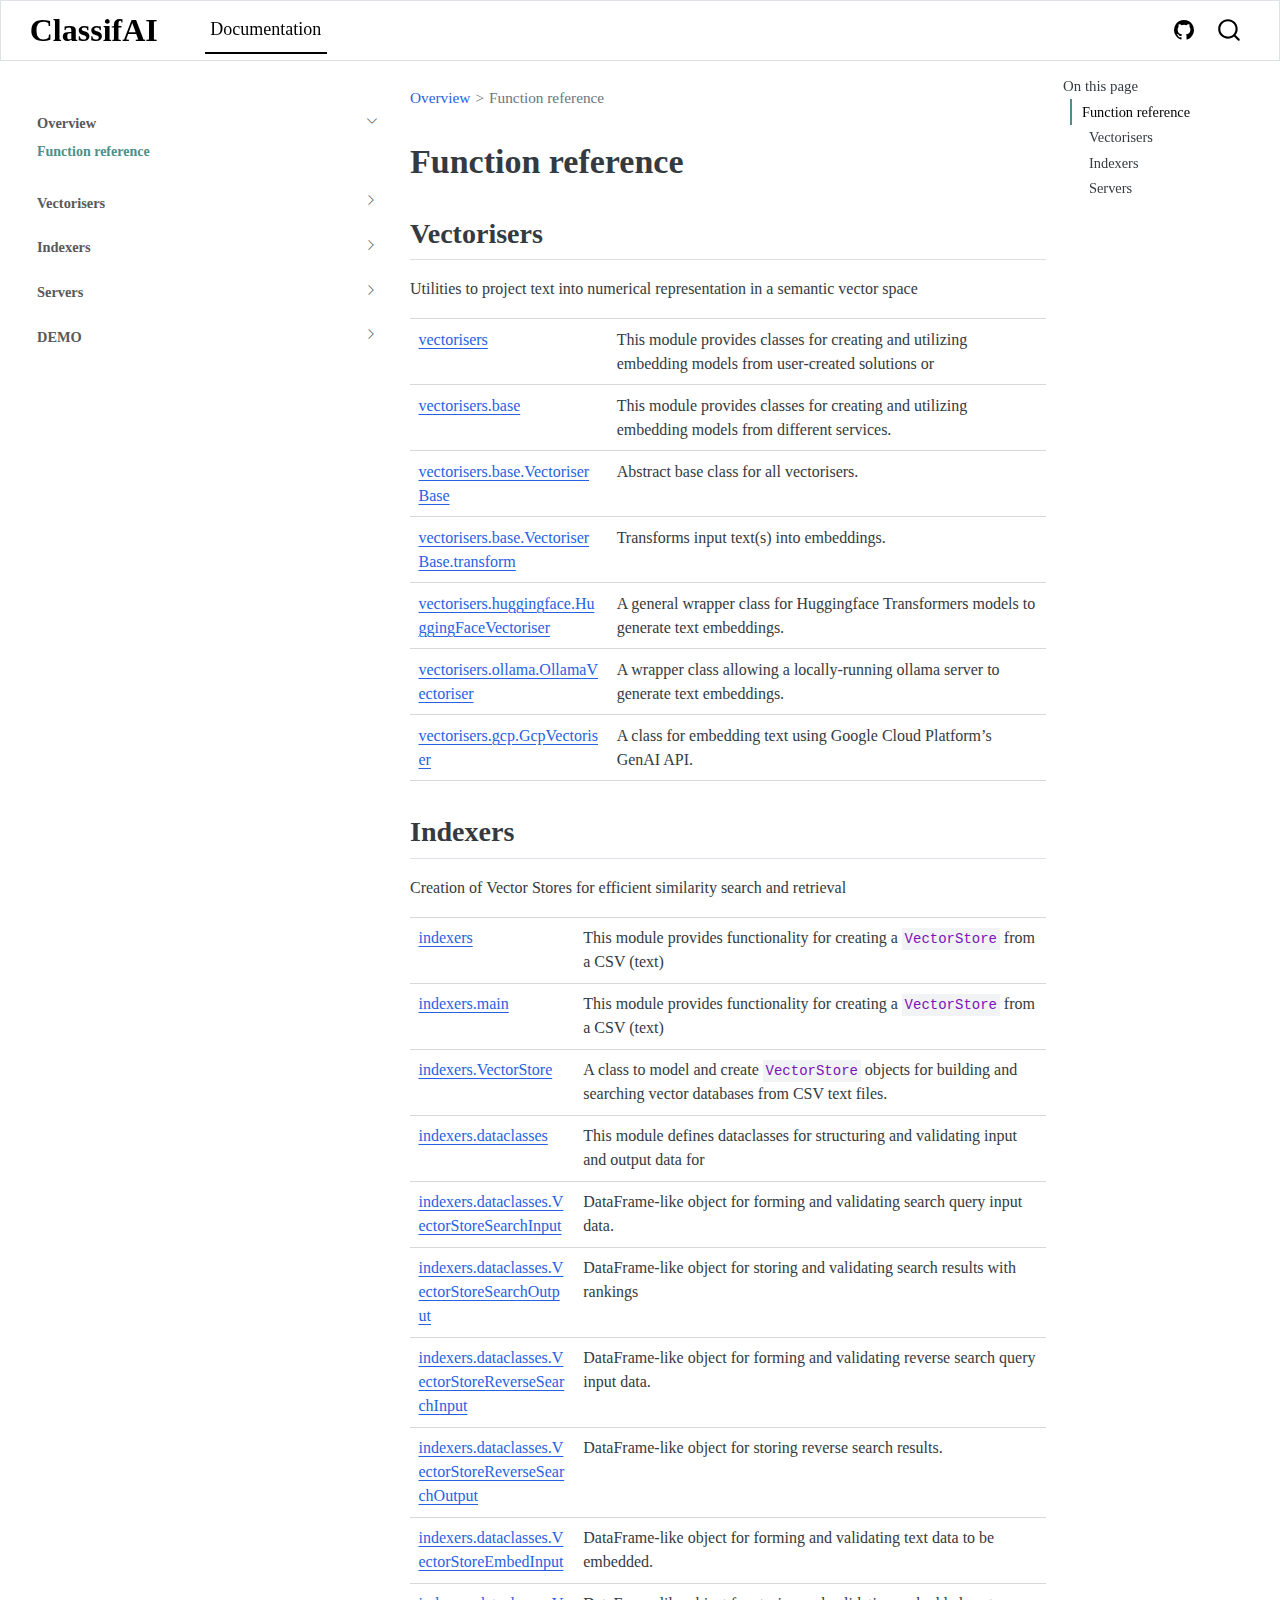
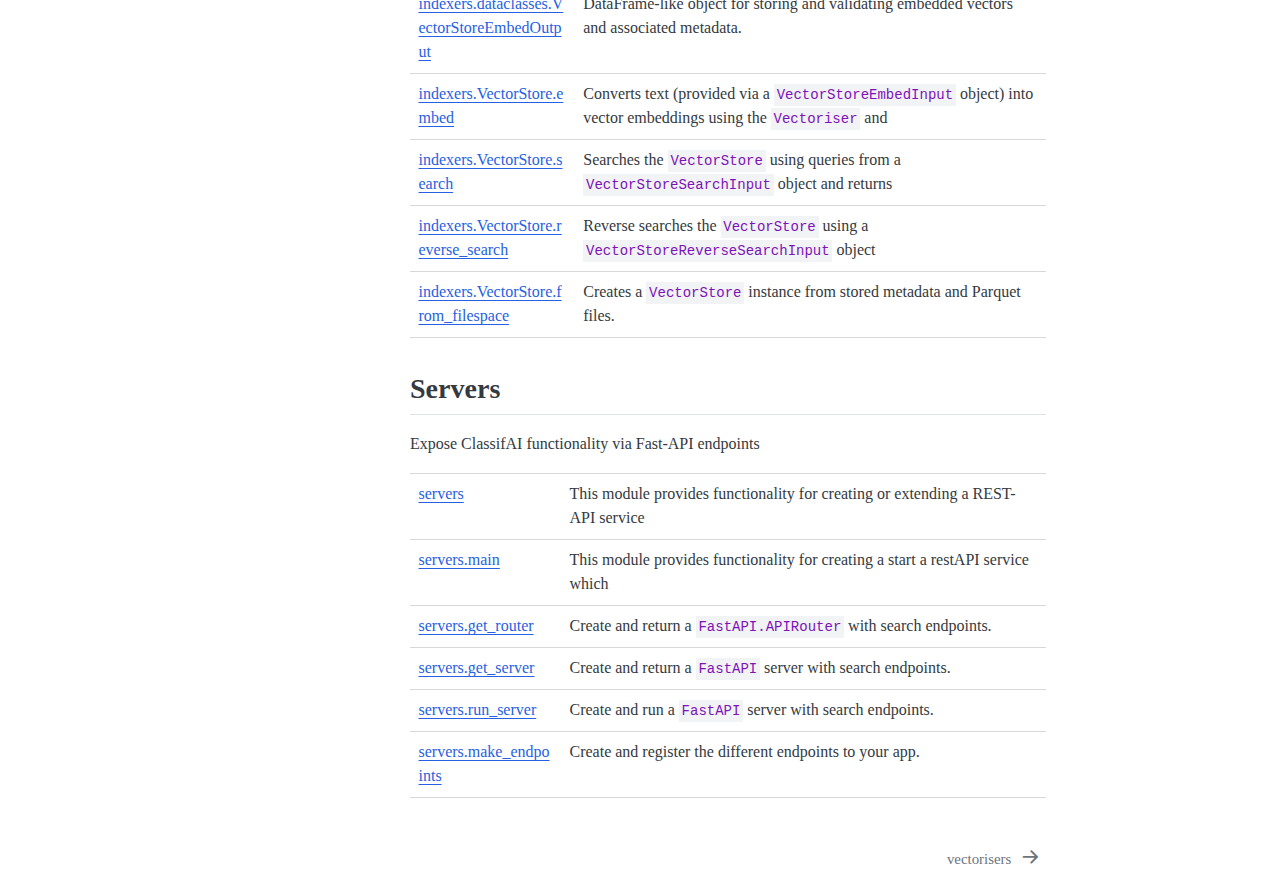
<file: docs/index.html>
<!DOCTYPE html>
<html xmlns="http://www.w3.org/1999/xhtml" lang="en" xml:lang="en"><head>

<meta charset="utf-8">
<meta name="generator" content="quarto-1.8.27">

<meta name="viewport" content="width=device-width, initial-scale=1.0, user-scalable=yes">


<title>index – ClassifAI</title>
<style>
code{white-space: pre-wrap;}
span.smallcaps{font-variant: small-caps;}
div.columns{display: flex; gap: min(4vw, 1.5em);}
div.column{flex: auto; overflow-x: auto;}
div.hanging-indent{margin-left: 1.5em; text-indent: -1.5em;}
ul.task-list{list-style: none;}
ul.task-list li input[type="checkbox"] {
  width: 0.8em;
  margin: 0 0.8em 0.2em -1em; /* quarto-specific, see https://github.com/quarto-dev/quarto-cli/issues/4556 */ 
  vertical-align: middle;
}
</style>


<script src="../site_libs/quarto-nav/quarto-nav.js"></script>
<script src="../site_libs/quarto-nav/headroom.min.js"></script>
<script src="../site_libs/clipboard/clipboard.min.js"></script>
<script src="../site_libs/quarto-search/autocomplete.umd.js"></script>
<script src="../site_libs/quarto-search/fuse.min.js"></script>
<script src="../site_libs/quarto-search/quarto-search.js"></script>
<meta name="quarto:offset" content="../">
<link href="../docs/vectorisers.html" rel="next">
<link href="../ons_favicon.ico" rel="icon">
<script src="../site_libs/quarto-html/quarto.js" type="module"></script>
<script src="../site_libs/quarto-html/tabsets/tabsets.js" type="module"></script>
<script src="../site_libs/quarto-html/axe/axe-check.js" type="module"></script>
<script src="../site_libs/quarto-html/popper.min.js"></script>
<script src="../site_libs/quarto-html/tippy.umd.min.js"></script>
<script src="../site_libs/quarto-html/anchor.min.js"></script>
<link href="../site_libs/quarto-html/tippy.css" rel="stylesheet">
<link href="../site_libs/quarto-html/quarto-syntax-highlighting-ed96de9b727972fe78a7b5d16c58bf87.css" rel="stylesheet" id="quarto-text-highlighting-styles">
<script src="../site_libs/bootstrap/bootstrap.min.js"></script>
<link href="../site_libs/bootstrap/bootstrap-icons.css" rel="stylesheet">
<link href="../site_libs/bootstrap/bootstrap-468133874b2c61eea53cdcd323bdbaac.min.css" rel="stylesheet" append-hash="true" id="quarto-bootstrap" data-mode="light">
<script id="quarto-search-options" type="application/json">{
  "location": "navbar",
  "copy-button": false,
  "collapse-after": 3,
  "panel-placement": "end",
  "type": "overlay",
  "limit": 50,
  "keyboard-shortcut": [
    "f",
    "/",
    "s"
  ],
  "show-item-context": false,
  "language": {
    "search-no-results-text": "No results",
    "search-matching-documents-text": "matching documents",
    "search-copy-link-title": "Copy link to search",
    "search-hide-matches-text": "Hide additional matches",
    "search-more-match-text": "more match in this document",
    "search-more-matches-text": "more matches in this document",
    "search-clear-button-title": "Clear",
    "search-text-placeholder": "",
    "search-detached-cancel-button-title": "Cancel",
    "search-submit-button-title": "Submit",
    "search-label": "Search"
  }
}</script>


<link rel="stylesheet" href="../styles.css">
</head>

<body class="nav-sidebar floating nav-fixed quarto-light">

<div id="quarto-search-results"></div>
  <header id="quarto-header" class="headroom fixed-top">
    <nav class="navbar navbar-expand-lg " data-bs-theme="dark">
      <div class="navbar-container container-fluid">
      <div class="navbar-brand-container mx-auto">
    <a class="navbar-brand" href="../index.html">
    <span class="navbar-title">ClassifAI</span>
    </a>
  </div>
            <div id="quarto-search" class="" title="Search"></div>
          <button class="navbar-toggler" type="button" data-bs-toggle="collapse" data-bs-target="#navbarCollapse" aria-controls="navbarCollapse" role="menu" aria-expanded="false" aria-label="Toggle navigation" onclick="if (window.quartoToggleHeadroom) { window.quartoToggleHeadroom(); }">
  <span class="navbar-toggler-icon"></span>
</button>
          <div class="collapse navbar-collapse" id="navbarCollapse">
            <ul class="navbar-nav navbar-nav-scroll me-auto">
  <li class="nav-item">
    <a class="nav-link active" href="../docs/index.html" aria-current="page"> 
<span class="menu-text">Documentation</span></a>
  </li>  
</ul>
            <ul class="navbar-nav navbar-nav-scroll ms-auto">
  <li class="nav-item compact">
    <a class="nav-link" href="https://github.com/datasciencecampus/classifai"> <i class="bi bi-github" role="img">
</i> 
<span class="menu-text"></span></a>
  </li>  
</ul>
          </div> <!-- /navcollapse -->
            <div class="quarto-navbar-tools">
</div>
      </div> <!-- /container-fluid -->
    </nav>
  <nav class="quarto-secondary-nav">
    <div class="container-fluid d-flex">
      <button type="button" class="quarto-btn-toggle btn" data-bs-toggle="collapse" role="button" data-bs-target=".quarto-sidebar-collapse-item" aria-controls="quarto-sidebar" aria-expanded="false" aria-label="Toggle sidebar navigation" onclick="if (window.quartoToggleHeadroom) { window.quartoToggleHeadroom(); }">
        <i class="bi bi-layout-text-sidebar-reverse"></i>
      </button>
        <nav class="quarto-page-breadcrumbs" aria-label="breadcrumb"><ol class="breadcrumb"><li class="breadcrumb-item"><a href="../docs/index.html">Overview</a></li><li class="breadcrumb-item"><a href="../docs/index.html">Function reference</a></li></ol></nav>
        <a class="flex-grow-1" role="navigation" data-bs-toggle="collapse" data-bs-target=".quarto-sidebar-collapse-item" aria-controls="quarto-sidebar" aria-expanded="false" aria-label="Toggle sidebar navigation" onclick="if (window.quartoToggleHeadroom) { window.quartoToggleHeadroom(); }">      
        </a>
    </div>
  </nav>
</header>
<!-- content -->
<div id="quarto-content" class="quarto-container page-columns page-rows-contents page-layout-article page-navbar">
<!-- sidebar -->
  <nav id="quarto-sidebar" class="sidebar collapse collapse-horizontal quarto-sidebar-collapse-item sidebar-navigation floating overflow-auto">
    <div class="sidebar-menu-container"> 
    <ul class="list-unstyled mt-1">
        <li class="sidebar-item sidebar-item-section">
      <div class="sidebar-item-container"> 
            <a class="sidebar-item-text sidebar-link text-start" data-bs-toggle="collapse" data-bs-target="#quarto-sidebar-section-1" role="navigation" aria-expanded="true">
 <span class="menu-text">Overview</span></a>
          <a class="sidebar-item-toggle text-start" data-bs-toggle="collapse" data-bs-target="#quarto-sidebar-section-1" role="navigation" aria-expanded="true" aria-label="Toggle section">
            <i class="bi bi-chevron-right ms-2"></i>
          </a> 
      </div>
      <ul id="quarto-sidebar-section-1" class="collapse list-unstyled sidebar-section depth1 show">  
          <li class="sidebar-item">
  <div class="sidebar-item-container"> 
  <a href="../docs/index.html" class="sidebar-item-text sidebar-link active">
 <span class="menu-text">Function reference</span></a>
  </div>
</li>
      </ul>
  </li>
        <li class="sidebar-item sidebar-item-section">
      <div class="sidebar-item-container"> 
            <a class="sidebar-item-text sidebar-link text-start collapsed" data-bs-toggle="collapse" data-bs-target="#quarto-sidebar-section-2" role="navigation" aria-expanded="false">
 <span class="menu-text">Vectorisers</span></a>
          <a class="sidebar-item-toggle text-start collapsed" data-bs-toggle="collapse" data-bs-target="#quarto-sidebar-section-2" role="navigation" aria-expanded="false" aria-label="Toggle section">
            <i class="bi bi-chevron-right ms-2"></i>
          </a> 
      </div>
      <ul id="quarto-sidebar-section-2" class="collapse list-unstyled sidebar-section depth1 ">  
          <li class="sidebar-item sidebar-item-section">
      <div class="sidebar-item-container"> 
            <a class="sidebar-item-text sidebar-link text-start collapsed" data-bs-toggle="collapse" data-bs-target="#quarto-sidebar-section-3" role="navigation" aria-expanded="false">
 <span class="menu-text">Vectorisers Overview</span></a>
          <a class="sidebar-item-toggle text-start collapsed" data-bs-toggle="collapse" data-bs-target="#quarto-sidebar-section-3" role="navigation" aria-expanded="false" aria-label="Toggle section">
            <i class="bi bi-chevron-right ms-2"></i>
          </a> 
      </div>
      <ul id="quarto-sidebar-section-3" class="collapse list-unstyled sidebar-section depth2 ">  
          <li class="sidebar-item">
  <div class="sidebar-item-container"> 
  <a href="../docs/vectorisers.html" class="sidebar-item-text sidebar-link">
 <span class="menu-text">vectorisers</span></a>
  </div>
</li>
          <li class="sidebar-item">
  <div class="sidebar-item-container"> 
  <a href="../docs/vectorisers.base.VectoriserBase.html" class="sidebar-item-text sidebar-link">
 <span class="menu-text">vectorisers.base.VectoriserBase</span></a>
  </div>
</li>
          <li class="sidebar-item">
  <div class="sidebar-item-container"> 
  <a href="../docs/vectorisers.base.VectoriserBase.transform.html" class="sidebar-item-text sidebar-link">
 <span class="menu-text">vectorisers.base.VectoriserBase.transform</span></a>
  </div>
</li>
      </ul>
  </li>
          <li class="sidebar-item sidebar-item-section">
      <div class="sidebar-item-container"> 
            <a class="sidebar-item-text sidebar-link text-start collapsed" data-bs-toggle="collapse" data-bs-target="#quarto-sidebar-section-4" role="navigation" aria-expanded="false">
 <span class="menu-text">Specific Vectorisers</span></a>
          <a class="sidebar-item-toggle text-start collapsed" data-bs-toggle="collapse" data-bs-target="#quarto-sidebar-section-4" role="navigation" aria-expanded="false" aria-label="Toggle section">
            <i class="bi bi-chevron-right ms-2"></i>
          </a> 
      </div>
      <ul id="quarto-sidebar-section-4" class="collapse list-unstyled sidebar-section depth2 ">  
          <li class="sidebar-item">
  <div class="sidebar-item-container"> 
  <a href="../docs/vectorisers.huggingface.HuggingFaceVectoriser.html" class="sidebar-item-text sidebar-link">
 <span class="menu-text">vectorisers.huggingface.HuggingFaceVectoriser</span></a>
  </div>
</li>
          <li class="sidebar-item">
  <div class="sidebar-item-container"> 
  <a href="../docs/vectorisers.ollama.OllamaVectoriser.html" class="sidebar-item-text sidebar-link">
 <span class="menu-text">vectorisers.ollama.OllamaVectoriser</span></a>
  </div>
</li>
          <li class="sidebar-item">
  <div class="sidebar-item-container"> 
  <a href="../docs/vectorisers.gcp.GcpVectoriser.html" class="sidebar-item-text sidebar-link">
 <span class="menu-text">vectorisers.gcp.GcpVectoriser</span></a>
  </div>
</li>
      </ul>
  </li>
      </ul>
  </li>
        <li class="sidebar-item sidebar-item-section">
      <div class="sidebar-item-container"> 
            <a class="sidebar-item-text sidebar-link text-start collapsed" data-bs-toggle="collapse" data-bs-target="#quarto-sidebar-section-5" role="navigation" aria-expanded="false">
 <span class="menu-text">Indexers</span></a>
          <a class="sidebar-item-toggle text-start collapsed" data-bs-toggle="collapse" data-bs-target="#quarto-sidebar-section-5" role="navigation" aria-expanded="false" aria-label="Toggle section">
            <i class="bi bi-chevron-right ms-2"></i>
          </a> 
      </div>
      <ul id="quarto-sidebar-section-5" class="collapse list-unstyled sidebar-section depth1 ">  
          <li class="sidebar-item">
  <div class="sidebar-item-container"> 
  <a href="../docs/indexers.html" class="sidebar-item-text sidebar-link">
 <span class="menu-text">indexers</span></a>
  </div>
</li>
          <li class="sidebar-item">
  <div class="sidebar-item-container"> 
  <a href="../docs/indexers.VectorStore.html" class="sidebar-item-text sidebar-link">
 <span class="menu-text">indexers.VectorStore</span></a>
  </div>
</li>
          <li class="sidebar-item">
  <div class="sidebar-item-container"> 
  <a href="../docs/indexers.VectorStore.embed.html" class="sidebar-item-text sidebar-link">
 <span class="menu-text">indexers.VectorStore.embed</span></a>
  </div>
</li>
          <li class="sidebar-item">
  <div class="sidebar-item-container"> 
  <a href="../docs/indexers.VectorStore.search.html" class="sidebar-item-text sidebar-link">
 <span class="menu-text">indexers.VectorStore.search</span></a>
  </div>
</li>
          <li class="sidebar-item">
  <div class="sidebar-item-container"> 
  <a href="../docs/indexers.VectorStore.reverse_search.html" class="sidebar-item-text sidebar-link">
 <span class="menu-text">indexers.VectorStore.reverse_search</span></a>
  </div>
</li>
          <li class="sidebar-item">
  <div class="sidebar-item-container"> 
  <a href="../docs/indexers.VectorStore.from_filespace.html" class="sidebar-item-text sidebar-link">
 <span class="menu-text">indexers.VectorStore.from_filespace</span></a>
  </div>
</li>
          <li class="sidebar-item">
  <div class="sidebar-item-container"> 
  <a href="../docs/indexers.dataclasses.html" class="sidebar-item-text sidebar-link">
 <span class="menu-text">indexers.dataclasses</span></a>
  </div>
</li>
      </ul>
  </li>
        <li class="sidebar-item sidebar-item-section">
      <div class="sidebar-item-container"> 
            <a class="sidebar-item-text sidebar-link text-start collapsed" data-bs-toggle="collapse" data-bs-target="#quarto-sidebar-section-6" role="navigation" aria-expanded="false">
 <span class="menu-text">Servers</span></a>
          <a class="sidebar-item-toggle text-start collapsed" data-bs-toggle="collapse" data-bs-target="#quarto-sidebar-section-6" role="navigation" aria-expanded="false" aria-label="Toggle section">
            <i class="bi bi-chevron-right ms-2"></i>
          </a> 
      </div>
      <ul id="quarto-sidebar-section-6" class="collapse list-unstyled sidebar-section depth1 ">  
          <li class="sidebar-item">
  <div class="sidebar-item-container"> 
  <a href="../docs/servers.html" class="sidebar-item-text sidebar-link">
 <span class="menu-text">servers</span></a>
  </div>
</li>
          <li class="sidebar-item">
  <div class="sidebar-item-container"> 
  <a href="../docs/servers.get_router.html" class="sidebar-item-text sidebar-link">
 <span class="menu-text">servers.get_router</span></a>
  </div>
</li>
          <li class="sidebar-item">
  <div class="sidebar-item-container"> 
  <a href="../docs/servers.get_server.html" class="sidebar-item-text sidebar-link">
 <span class="menu-text">servers.get_server</span></a>
  </div>
</li>
          <li class="sidebar-item">
  <div class="sidebar-item-container"> 
  <a href="../docs/servers.run_server.html" class="sidebar-item-text sidebar-link">
 <span class="menu-text">servers.run_server</span></a>
  </div>
</li>
          <li class="sidebar-item">
  <div class="sidebar-item-container"> 
  <a href="../docs/servers.make_endpoints.html" class="sidebar-item-text sidebar-link">
 <span class="menu-text">servers.make_endpoints</span></a>
  </div>
</li>
      </ul>
  </li>
        <li class="sidebar-item sidebar-item-section">
      <div class="sidebar-item-container"> 
            <a class="sidebar-item-text sidebar-link text-start collapsed" data-bs-toggle="collapse" data-bs-target="#quarto-sidebar-section-7" role="navigation" aria-expanded="false">
 <span class="menu-text">DEMO</span></a>
          <a class="sidebar-item-toggle text-start collapsed" data-bs-toggle="collapse" data-bs-target="#quarto-sidebar-section-7" role="navigation" aria-expanded="false" aria-label="Toggle section">
            <i class="bi bi-chevron-right ms-2"></i>
          </a> 
      </div>
      <ul id="quarto-sidebar-section-7" class="collapse list-unstyled sidebar-section depth1 ">  
          <li class="sidebar-item">
  <div class="sidebar-item-container"> 
  <a href="../DEMO/README.html" class="sidebar-item-text sidebar-link">
 <span class="menu-text">Overview of Demonstrations &amp; Examples</span></a>
  </div>
</li>
          <li class="sidebar-item">
  <div class="sidebar-item-container"> 
  <a href="../DEMO/general_workflow_demo.html" class="sidebar-item-text sidebar-link">
 <span class="menu-text">✨ ClassifAI Demo - Introduction &amp; Basic Usage ✨</span></a>
  </div>
</li>
          <li class="sidebar-item">
  <div class="sidebar-item-container"> 
  <a href="../DEMO/custom_vectoriser.html" class="sidebar-item-text sidebar-link">
 <span class="menu-text">Creating Your Own Vectoriser</span></a>
  </div>
</li>
          <li class="sidebar-item">
  <div class="sidebar-item-container"> 
  <a href="../DEMO/custom_preprocessing_and_postprocessing_hooks.html" class="sidebar-item-text sidebar-link">
 <span class="menu-text">VectorStore pre- and post- processing logic with <i>Hooks</i>🪝</span></a>
  </div>
</li>
      </ul>
  </li>
    </ul>
    </div>
</nav>
<div id="quarto-sidebar-glass" class="quarto-sidebar-collapse-item" data-bs-toggle="collapse" data-bs-target=".quarto-sidebar-collapse-item"></div>
<!-- margin-sidebar -->
    <div id="quarto-margin-sidebar" class="sidebar margin-sidebar">
        <nav id="TOC" role="doc-toc" class="toc-active">
    <h2 id="toc-title">On this page</h2>
   
  <ul>
  <li><a href="#function-reference" id="toc-function-reference" class="nav-link active" data-scroll-target="#function-reference">Function reference</a>
  <ul class="collapse">
  <li><a href="#vectorisers" id="toc-vectorisers" class="nav-link" data-scroll-target="#vectorisers">Vectorisers</a></li>
  <li><a href="#indexers" id="toc-indexers" class="nav-link" data-scroll-target="#indexers">Indexers</a></li>
  <li><a href="#servers" id="toc-servers" class="nav-link" data-scroll-target="#servers">Servers</a></li>
  </ul></li>
  </ul>
</nav>
    </div>
<!-- main -->
<main class="content" id="quarto-document-content"><header id="title-block-header" class="quarto-title-block"><nav class="quarto-page-breadcrumbs quarto-title-breadcrumbs d-none d-lg-block" aria-label="breadcrumb"><ol class="breadcrumb"><li class="breadcrumb-item"><a href="../docs/index.html">Overview</a></li><li class="breadcrumb-item"><a href="../docs/index.html">Function reference</a></li></ol></nav></header>




<section id="function-reference" class="level1 doc doc-index">
<h1 class="doc doc-index">Function reference</h1>
<section id="vectorisers" class="level2">
<h2 class="anchored" data-anchor-id="vectorisers">Vectorisers</h2>
<p>Utilities to project text into numerical representation in a semantic vector space</p>
<table class="caption-top table">
<tbody>
<tr class="odd">
<td><a href="../docs/vectorisers.html#classifai.vectorisers">vectorisers</a></td>
<td>This module provides classes for creating and utilizing embedding models from user-created solutions or</td>
</tr>
<tr class="even">
<td><a href="../docs/vectorisers.base.html#classifai.vectorisers.base">vectorisers.base</a></td>
<td>This module provides classes for creating and utilizing embedding models from different services.</td>
</tr>
<tr class="odd">
<td><a href="../docs/vectorisers.base.VectoriserBase.html#classifai.vectorisers.base.VectoriserBase">vectorisers.base.VectoriserBase</a></td>
<td>Abstract base class for all vectorisers.</td>
</tr>
<tr class="even">
<td><a href="../docs/vectorisers.base.VectoriserBase.transform.html#classifai.vectorisers.base.VectoriserBase.transform">vectorisers.base.VectoriserBase.transform</a></td>
<td>Transforms input text(s) into embeddings.</td>
</tr>
<tr class="odd">
<td><a href="../docs/vectorisers.huggingface.HuggingFaceVectoriser.html#classifai.vectorisers.huggingface.HuggingFaceVectoriser">vectorisers.huggingface.HuggingFaceVectoriser</a></td>
<td>A general wrapper class for Huggingface Transformers models to generate text embeddings.</td>
</tr>
<tr class="even">
<td><a href="../docs/vectorisers.ollama.OllamaVectoriser.html#classifai.vectorisers.ollama.OllamaVectoriser">vectorisers.ollama.OllamaVectoriser</a></td>
<td>A wrapper class allowing a locally-running ollama server to generate text embeddings.</td>
</tr>
<tr class="odd">
<td><a href="../docs/vectorisers.gcp.GcpVectoriser.html#classifai.vectorisers.gcp.GcpVectoriser">vectorisers.gcp.GcpVectoriser</a></td>
<td>A class for embedding text using Google Cloud Platform’s GenAI API.</td>
</tr>
</tbody>
</table>
</section>
<section id="indexers" class="level2">
<h2 class="anchored" data-anchor-id="indexers">Indexers</h2>
<p>Creation of Vector Stores for efficient similarity search and retrieval</p>
<table class="caption-top table">
<tbody>
<tr class="odd">
<td><a href="../docs/indexers.html#classifai.indexers">indexers</a></td>
<td>This module provides functionality for creating a <code>VectorStore</code> from a CSV (text)</td>
</tr>
<tr class="even">
<td><a href="../docs/indexers.main.html#classifai.indexers.main">indexers.main</a></td>
<td>This module provides functionality for creating a <code>VectorStore</code> from a CSV (text)</td>
</tr>
<tr class="odd">
<td><a href="../docs/indexers.VectorStore.html#classifai.indexers.VectorStore">indexers.VectorStore</a></td>
<td>A class to model and create <code>VectorStore</code> objects for building and searching vector databases from CSV text files.</td>
</tr>
<tr class="even">
<td><a href="../docs/indexers.dataclasses.html#classifai.indexers.dataclasses">indexers.dataclasses</a></td>
<td>This module defines dataclasses for structuring and validating input and output data for</td>
</tr>
<tr class="odd">
<td><a href="../docs/indexers.dataclasses.VectorStoreSearchInput.html#classifai.indexers.dataclasses.VectorStoreSearchInput">indexers.dataclasses.VectorStoreSearchInput</a></td>
<td>DataFrame-like object for forming and validating search query input data.</td>
</tr>
<tr class="even">
<td><a href="../docs/indexers.dataclasses.VectorStoreSearchOutput.html#classifai.indexers.dataclasses.VectorStoreSearchOutput">indexers.dataclasses.VectorStoreSearchOutput</a></td>
<td>DataFrame-like object for storing and validating search results with rankings</td>
</tr>
<tr class="odd">
<td><a href="../docs/indexers.dataclasses.VectorStoreReverseSearchInput.html#classifai.indexers.dataclasses.VectorStoreReverseSearchInput">indexers.dataclasses.VectorStoreReverseSearchInput</a></td>
<td>DataFrame-like object for forming and validating reverse search query input data.</td>
</tr>
<tr class="even">
<td><a href="../docs/indexers.dataclasses.VectorStoreReverseSearchOutput.html#classifai.indexers.dataclasses.VectorStoreReverseSearchOutput">indexers.dataclasses.VectorStoreReverseSearchOutput</a></td>
<td>DataFrame-like object for storing reverse search results.</td>
</tr>
<tr class="odd">
<td><a href="../docs/indexers.dataclasses.VectorStoreEmbedInput.html#classifai.indexers.dataclasses.VectorStoreEmbedInput">indexers.dataclasses.VectorStoreEmbedInput</a></td>
<td>DataFrame-like object for forming and validating text data to be embedded.</td>
</tr>
<tr class="even">
<td><a href="../docs/indexers.dataclasses.VectorStoreEmbedOutput.html#classifai.indexers.dataclasses.VectorStoreEmbedOutput">indexers.dataclasses.VectorStoreEmbedOutput</a></td>
<td>DataFrame-like object for storing and validating embedded vectors and associated metadata.</td>
</tr>
<tr class="odd">
<td><a href="../docs/indexers.VectorStore.embed.html#classifai.indexers.VectorStore.embed">indexers.VectorStore.embed</a></td>
<td>Converts text (provided via a <code>VectorStoreEmbedInput</code> object) into vector embeddings using the <code>Vectoriser</code> and</td>
</tr>
<tr class="even">
<td><a href="../docs/indexers.VectorStore.search.html#classifai.indexers.VectorStore.search">indexers.VectorStore.search</a></td>
<td>Searches the <code>VectorStore</code> using queries from a <code>VectorStoreSearchInput</code> object and returns</td>
</tr>
<tr class="odd">
<td><a href="../docs/indexers.VectorStore.reverse_search.html#classifai.indexers.VectorStore.reverse_search">indexers.VectorStore.reverse_search</a></td>
<td>Reverse searches the <code>VectorStore</code> using a <code>VectorStoreReverseSearchInput</code> object</td>
</tr>
<tr class="even">
<td><a href="../docs/indexers.VectorStore.from_filespace.html#classifai.indexers.VectorStore.from_filespace">indexers.VectorStore.from_filespace</a></td>
<td>Creates a <code>VectorStore</code> instance from stored metadata and Parquet files.</td>
</tr>
</tbody>
</table>
</section>
<section id="servers" class="level2">
<h2 class="anchored" data-anchor-id="servers">Servers</h2>
<p>Expose ClassifAI functionality via Fast-API endpoints</p>
<table class="caption-top table">
<tbody>
<tr class="odd">
<td><a href="../docs/servers.html#classifai.servers">servers</a></td>
<td>This module provides functionality for creating or extending a REST-API service</td>
</tr>
<tr class="even">
<td><a href="../docs/servers.main.html#classifai.servers.main">servers.main</a></td>
<td>This module provides functionality for creating a start a restAPI service which</td>
</tr>
<tr class="odd">
<td><a href="../docs/servers.get_router.html#classifai.servers.get_router">servers.get_router</a></td>
<td>Create and return a <code>FastAPI.APIRouter</code> with search endpoints.</td>
</tr>
<tr class="even">
<td><a href="../docs/servers.get_server.html#classifai.servers.get_server">servers.get_server</a></td>
<td>Create and return a <code>FastAPI</code> server with search endpoints.</td>
</tr>
<tr class="odd">
<td><a href="../docs/servers.run_server.html#classifai.servers.run_server">servers.run_server</a></td>
<td>Create and run a <code>FastAPI</code> server with search endpoints.</td>
</tr>
<tr class="even">
<td><a href="../docs/servers.make_endpoints.html#classifai.servers.make_endpoints">servers.make_endpoints</a></td>
<td>Create and register the different endpoints to your app.</td>
</tr>
</tbody>
</table>


</section>
</section>

</main> <!-- /main -->
<script id="quarto-html-after-body" type="application/javascript">
  window.document.addEventListener("DOMContentLoaded", function (event) {
    const icon = "";
    const anchorJS = new window.AnchorJS();
    anchorJS.options = {
      placement: 'right',
      icon: icon
    };
    anchorJS.add('.anchored');
    const isCodeAnnotation = (el) => {
      for (const clz of el.classList) {
        if (clz.startsWith('code-annotation-')) {                     
          return true;
        }
      }
      return false;
    }
    const onCopySuccess = function(e) {
      // button target
      const button = e.trigger;
      // don't keep focus
      button.blur();
      // flash "checked"
      button.classList.add('code-copy-button-checked');
      var currentTitle = button.getAttribute("title");
      button.setAttribute("title", "Copied!");
      let tooltip;
      if (window.bootstrap) {
        button.setAttribute("data-bs-toggle", "tooltip");
        button.setAttribute("data-bs-placement", "left");
        button.setAttribute("data-bs-title", "Copied!");
        tooltip = new bootstrap.Tooltip(button, 
          { trigger: "manual", 
            customClass: "code-copy-button-tooltip",
            offset: [0, -8]});
        tooltip.show();    
      }
      setTimeout(function() {
        if (tooltip) {
          tooltip.hide();
          button.removeAttribute("data-bs-title");
          button.removeAttribute("data-bs-toggle");
          button.removeAttribute("data-bs-placement");
        }
        button.setAttribute("title", currentTitle);
        button.classList.remove('code-copy-button-checked');
      }, 1000);
      // clear code selection
      e.clearSelection();
    }
    const getTextToCopy = function(trigger) {
      const outerScaffold = trigger.parentElement.cloneNode(true);
      const codeEl = outerScaffold.querySelector('code');
      for (const childEl of codeEl.children) {
        if (isCodeAnnotation(childEl)) {
          childEl.remove();
        }
      }
      return codeEl.innerText;
    }
    const clipboard = new window.ClipboardJS('.code-copy-button:not([data-in-quarto-modal])', {
      text: getTextToCopy
    });
    clipboard.on('success', onCopySuccess);
    if (window.document.getElementById('quarto-embedded-source-code-modal')) {
      const clipboardModal = new window.ClipboardJS('.code-copy-button[data-in-quarto-modal]', {
        text: getTextToCopy,
        container: window.document.getElementById('quarto-embedded-source-code-modal')
      });
      clipboardModal.on('success', onCopySuccess);
    }
      var localhostRegex = new RegExp(/^(?:http|https):\/\/localhost\:?[0-9]*\//);
      var mailtoRegex = new RegExp(/^mailto:/);
        var filterRegex = new RegExp("https:\/\/datasciencecampus\.github\.io\/classifai\/");
      var isInternal = (href) => {
          return filterRegex.test(href) || localhostRegex.test(href) || mailtoRegex.test(href);
      }
      // Inspect non-navigation links and adorn them if external
     var links = window.document.querySelectorAll('a[href]:not(.nav-link):not(.navbar-brand):not(.toc-action):not(.sidebar-link):not(.sidebar-item-toggle):not(.pagination-link):not(.no-external):not([aria-hidden]):not(.dropdown-item):not(.quarto-navigation-tool):not(.about-link)');
      for (var i=0; i<links.length; i++) {
        const link = links[i];
        if (!isInternal(link.href)) {
          // undo the damage that might have been done by quarto-nav.js in the case of
          // links that we want to consider external
          if (link.dataset.originalHref !== undefined) {
            link.href = link.dataset.originalHref;
          }
        }
      }
    function tippyHover(el, contentFn, onTriggerFn, onUntriggerFn) {
      const config = {
        allowHTML: true,
        maxWidth: 500,
        delay: 100,
        arrow: false,
        appendTo: function(el) {
            return el.parentElement;
        },
        interactive: true,
        interactiveBorder: 10,
        theme: 'quarto',
        placement: 'bottom-start',
      };
      if (contentFn) {
        config.content = contentFn;
      }
      if (onTriggerFn) {
        config.onTrigger = onTriggerFn;
      }
      if (onUntriggerFn) {
        config.onUntrigger = onUntriggerFn;
      }
      window.tippy(el, config); 
    }
    const noterefs = window.document.querySelectorAll('a[role="doc-noteref"]');
    for (var i=0; i<noterefs.length; i++) {
      const ref = noterefs[i];
      tippyHover(ref, function() {
        // use id or data attribute instead here
        let href = ref.getAttribute('data-footnote-href') || ref.getAttribute('href');
        try { href = new URL(href).hash; } catch {}
        const id = href.replace(/^#\/?/, "");
        const note = window.document.getElementById(id);
        if (note) {
          return note.innerHTML;
        } else {
          return "";
        }
      });
    }
    const xrefs = window.document.querySelectorAll('a.quarto-xref');
    const processXRef = (id, note) => {
      // Strip column container classes
      const stripColumnClz = (el) => {
        el.classList.remove("page-full", "page-columns");
        if (el.children) {
          for (const child of el.children) {
            stripColumnClz(child);
          }
        }
      }
      stripColumnClz(note)
      if (id === null || id.startsWith('sec-')) {
        // Special case sections, only their first couple elements
        const container = document.createElement("div");
        if (note.children && note.children.length > 2) {
          container.appendChild(note.children[0].cloneNode(true));
          for (let i = 1; i < note.children.length; i++) {
            const child = note.children[i];
            if (child.tagName === "P" && child.innerText === "") {
              continue;
            } else {
              container.appendChild(child.cloneNode(true));
              break;
            }
          }
          if (window.Quarto?.typesetMath) {
            window.Quarto.typesetMath(container);
          }
          return container.innerHTML
        } else {
          if (window.Quarto?.typesetMath) {
            window.Quarto.typesetMath(note);
          }
          return note.innerHTML;
        }
      } else {
        // Remove any anchor links if they are present
        const anchorLink = note.querySelector('a.anchorjs-link');
        if (anchorLink) {
          anchorLink.remove();
        }
        if (window.Quarto?.typesetMath) {
          window.Quarto.typesetMath(note);
        }
        if (note.classList.contains("callout")) {
          return note.outerHTML;
        } else {
          return note.innerHTML;
        }
      }
    }
    for (var i=0; i<xrefs.length; i++) {
      const xref = xrefs[i];
      tippyHover(xref, undefined, function(instance) {
        instance.disable();
        let url = xref.getAttribute('href');
        let hash = undefined; 
        if (url.startsWith('#')) {
          hash = url;
        } else {
          try { hash = new URL(url).hash; } catch {}
        }
        if (hash) {
          const id = hash.replace(/^#\/?/, "");
          const note = window.document.getElementById(id);
          if (note !== null) {
            try {
              const html = processXRef(id, note.cloneNode(true));
              instance.setContent(html);
            } finally {
              instance.enable();
              instance.show();
            }
          } else {
            // See if we can fetch this
            fetch(url.split('#')[0])
            .then(res => res.text())
            .then(html => {
              const parser = new DOMParser();
              const htmlDoc = parser.parseFromString(html, "text/html");
              const note = htmlDoc.getElementById(id);
              if (note !== null) {
                const html = processXRef(id, note);
                instance.setContent(html);
              } 
            }).finally(() => {
              instance.enable();
              instance.show();
            });
          }
        } else {
          // See if we can fetch a full url (with no hash to target)
          // This is a special case and we should probably do some content thinning / targeting
          fetch(url)
          .then(res => res.text())
          .then(html => {
            const parser = new DOMParser();
            const htmlDoc = parser.parseFromString(html, "text/html");
            const note = htmlDoc.querySelector('main.content');
            if (note !== null) {
              // This should only happen for chapter cross references
              // (since there is no id in the URL)
              // remove the first header
              if (note.children.length > 0 && note.children[0].tagName === "HEADER") {
                note.children[0].remove();
              }
              const html = processXRef(null, note);
              instance.setContent(html);
            } 
          }).finally(() => {
            instance.enable();
            instance.show();
          });
        }
      }, function(instance) {
      });
    }
        let selectedAnnoteEl;
        const selectorForAnnotation = ( cell, annotation) => {
          let cellAttr = 'data-code-cell="' + cell + '"';
          let lineAttr = 'data-code-annotation="' +  annotation + '"';
          const selector = 'span[' + cellAttr + '][' + lineAttr + ']';
          return selector;
        }
        const selectCodeLines = (annoteEl) => {
          const doc = window.document;
          const targetCell = annoteEl.getAttribute("data-target-cell");
          const targetAnnotation = annoteEl.getAttribute("data-target-annotation");
          const annoteSpan = window.document.querySelector(selectorForAnnotation(targetCell, targetAnnotation));
          const lines = annoteSpan.getAttribute("data-code-lines").split(",");
          const lineIds = lines.map((line) => {
            return targetCell + "-" + line;
          })
          let top = null;
          let height = null;
          let parent = null;
          if (lineIds.length > 0) {
              //compute the position of the single el (top and bottom and make a div)
              const el = window.document.getElementById(lineIds[0]);
              top = el.offsetTop;
              height = el.offsetHeight;
              parent = el.parentElement.parentElement;
            if (lineIds.length > 1) {
              const lastEl = window.document.getElementById(lineIds[lineIds.length - 1]);
              const bottom = lastEl.offsetTop + lastEl.offsetHeight;
              height = bottom - top;
            }
            if (top !== null && height !== null && parent !== null) {
              // cook up a div (if necessary) and position it 
              let div = window.document.getElementById("code-annotation-line-highlight");
              if (div === null) {
                div = window.document.createElement("div");
                div.setAttribute("id", "code-annotation-line-highlight");
                div.style.position = 'absolute';
                parent.appendChild(div);
              }
              div.style.top = top - 2 + "px";
              div.style.height = height + 4 + "px";
              div.style.left = 0;
              let gutterDiv = window.document.getElementById("code-annotation-line-highlight-gutter");
              if (gutterDiv === null) {
                gutterDiv = window.document.createElement("div");
                gutterDiv.setAttribute("id", "code-annotation-line-highlight-gutter");
                gutterDiv.style.position = 'absolute';
                const codeCell = window.document.getElementById(targetCell);
                const gutter = codeCell.querySelector('.code-annotation-gutter');
                gutter.appendChild(gutterDiv);
              }
              gutterDiv.style.top = top - 2 + "px";
              gutterDiv.style.height = height + 4 + "px";
            }
            selectedAnnoteEl = annoteEl;
          }
        };
        const unselectCodeLines = () => {
          const elementsIds = ["code-annotation-line-highlight", "code-annotation-line-highlight-gutter"];
          elementsIds.forEach((elId) => {
            const div = window.document.getElementById(elId);
            if (div) {
              div.remove();
            }
          });
          selectedAnnoteEl = undefined;
        };
          // Handle positioning of the toggle
      window.addEventListener(
        "resize",
        throttle(() => {
          elRect = undefined;
          if (selectedAnnoteEl) {
            selectCodeLines(selectedAnnoteEl);
          }
        }, 10)
      );
      function throttle(fn, ms) {
      let throttle = false;
      let timer;
        return (...args) => {
          if(!throttle) { // first call gets through
              fn.apply(this, args);
              throttle = true;
          } else { // all the others get throttled
              if(timer) clearTimeout(timer); // cancel #2
              timer = setTimeout(() => {
                fn.apply(this, args);
                timer = throttle = false;
              }, ms);
          }
        };
      }
        // Attach click handler to the DT
        const annoteDls = window.document.querySelectorAll('dt[data-target-cell]');
        for (const annoteDlNode of annoteDls) {
          annoteDlNode.addEventListener('click', (event) => {
            const clickedEl = event.target;
            if (clickedEl !== selectedAnnoteEl) {
              unselectCodeLines();
              const activeEl = window.document.querySelector('dt[data-target-cell].code-annotation-active');
              if (activeEl) {
                activeEl.classList.remove('code-annotation-active');
              }
              selectCodeLines(clickedEl);
              clickedEl.classList.add('code-annotation-active');
            } else {
              // Unselect the line
              unselectCodeLines();
              clickedEl.classList.remove('code-annotation-active');
            }
          });
        }
    const findCites = (el) => {
      const parentEl = el.parentElement;
      if (parentEl) {
        const cites = parentEl.dataset.cites;
        if (cites) {
          return {
            el,
            cites: cites.split(' ')
          };
        } else {
          return findCites(el.parentElement)
        }
      } else {
        return undefined;
      }
    };
    var bibliorefs = window.document.querySelectorAll('a[role="doc-biblioref"]');
    for (var i=0; i<bibliorefs.length; i++) {
      const ref = bibliorefs[i];
      const citeInfo = findCites(ref);
      if (citeInfo) {
        tippyHover(citeInfo.el, function() {
          var popup = window.document.createElement('div');
          citeInfo.cites.forEach(function(cite) {
            var citeDiv = window.document.createElement('div');
            citeDiv.classList.add('hanging-indent');
            citeDiv.classList.add('csl-entry');
            var biblioDiv = window.document.getElementById('ref-' + cite);
            if (biblioDiv) {
              citeDiv.innerHTML = biblioDiv.innerHTML;
            }
            popup.appendChild(citeDiv);
          });
          return popup.innerHTML;
        });
      }
    }
  });
  </script>
<nav class="page-navigation">
  <div class="nav-page nav-page-previous">
  </div>
  <div class="nav-page nav-page-next">
      <a href="../docs/vectorisers.html" class="pagination-link" aria-label="vectorisers">
        <span class="nav-page-text">vectorisers</span> <i class="bi bi-arrow-right-short"></i>
      </a>
  </div>
</nav>
</div> <!-- /content -->




</body></html>
</file>
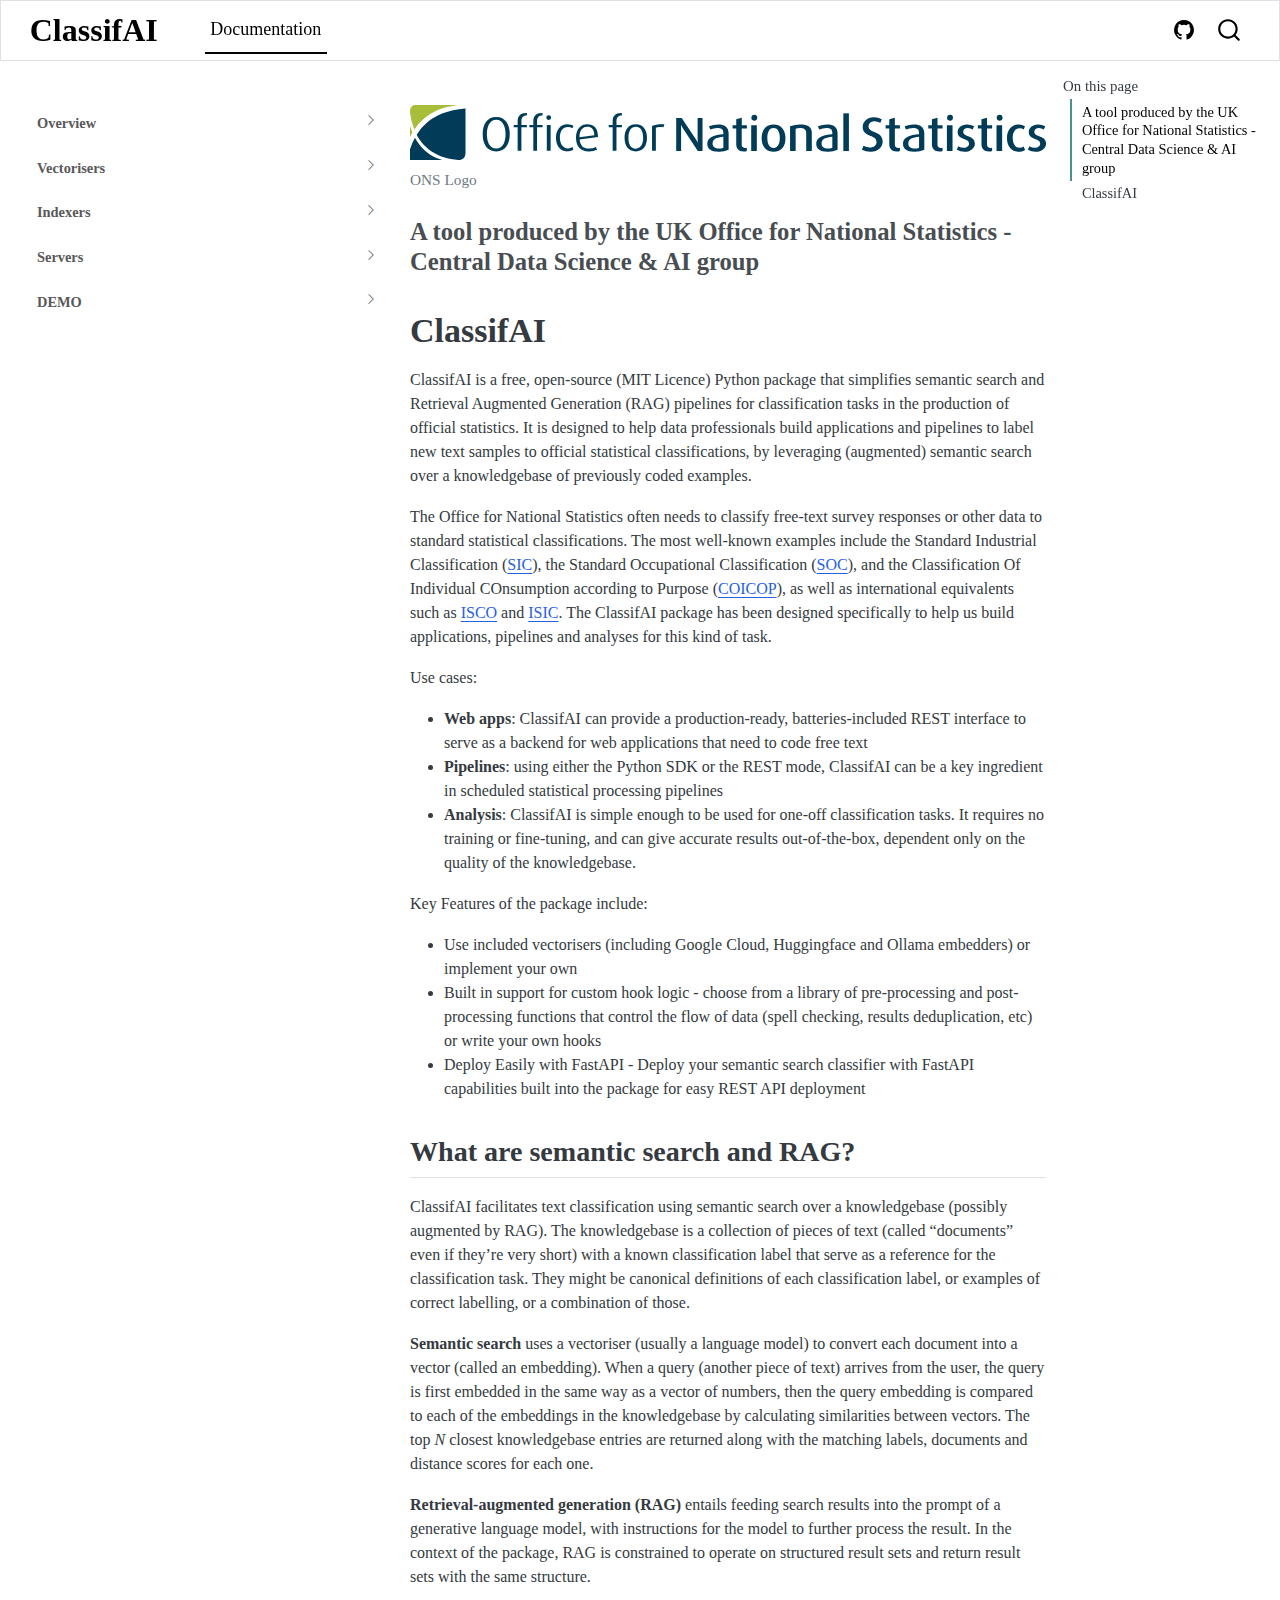
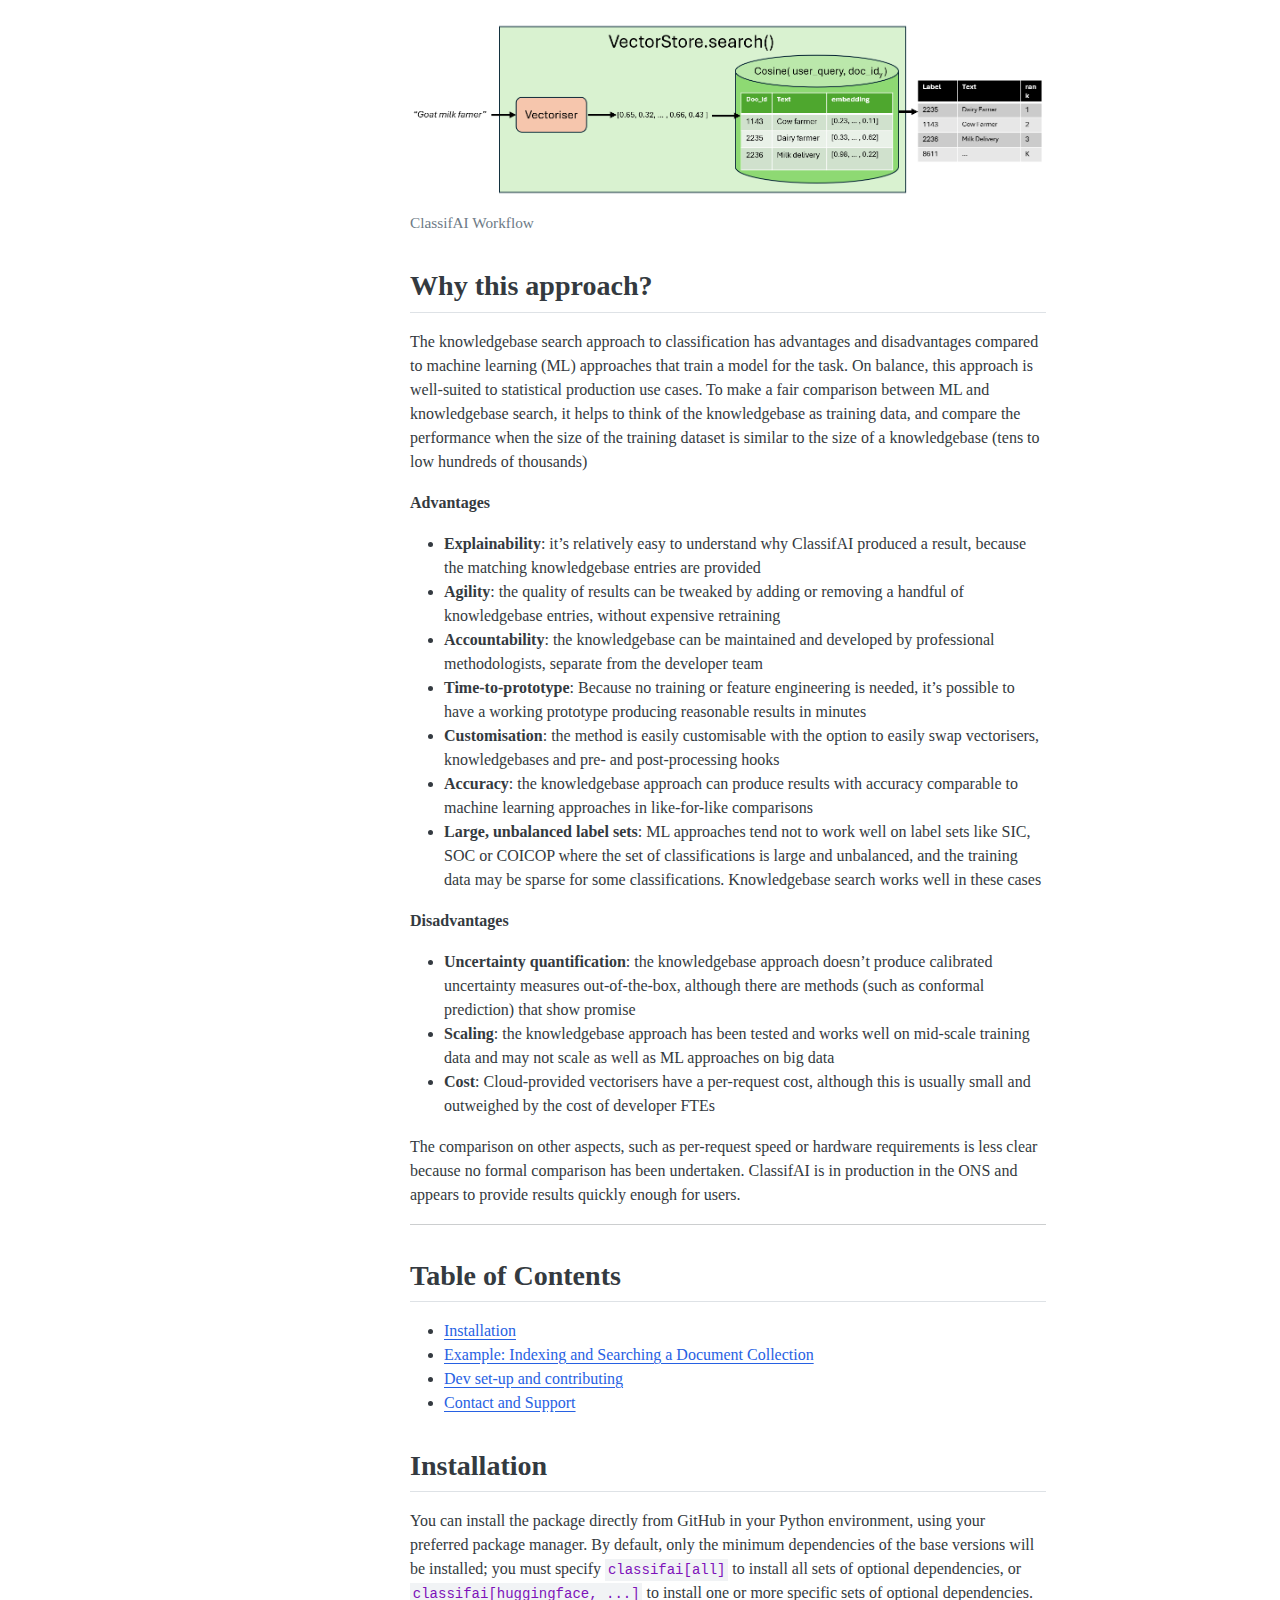
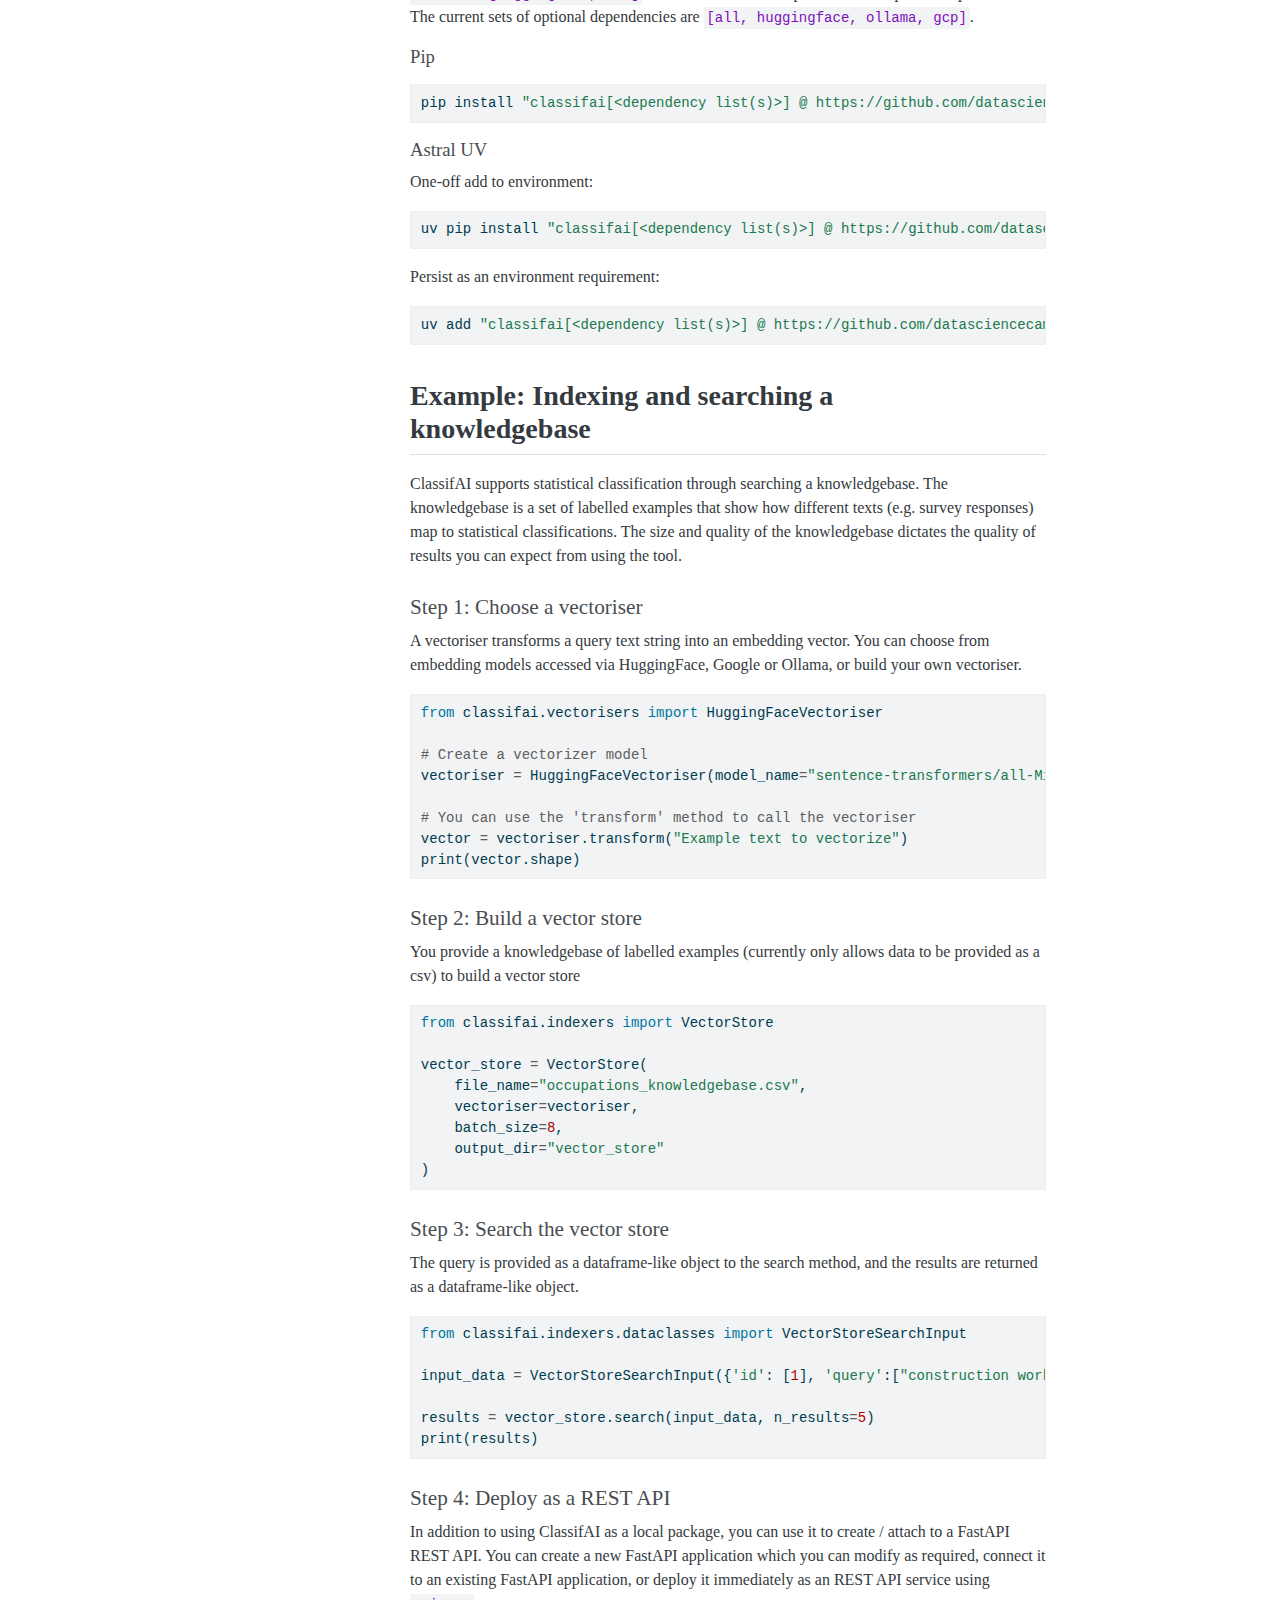
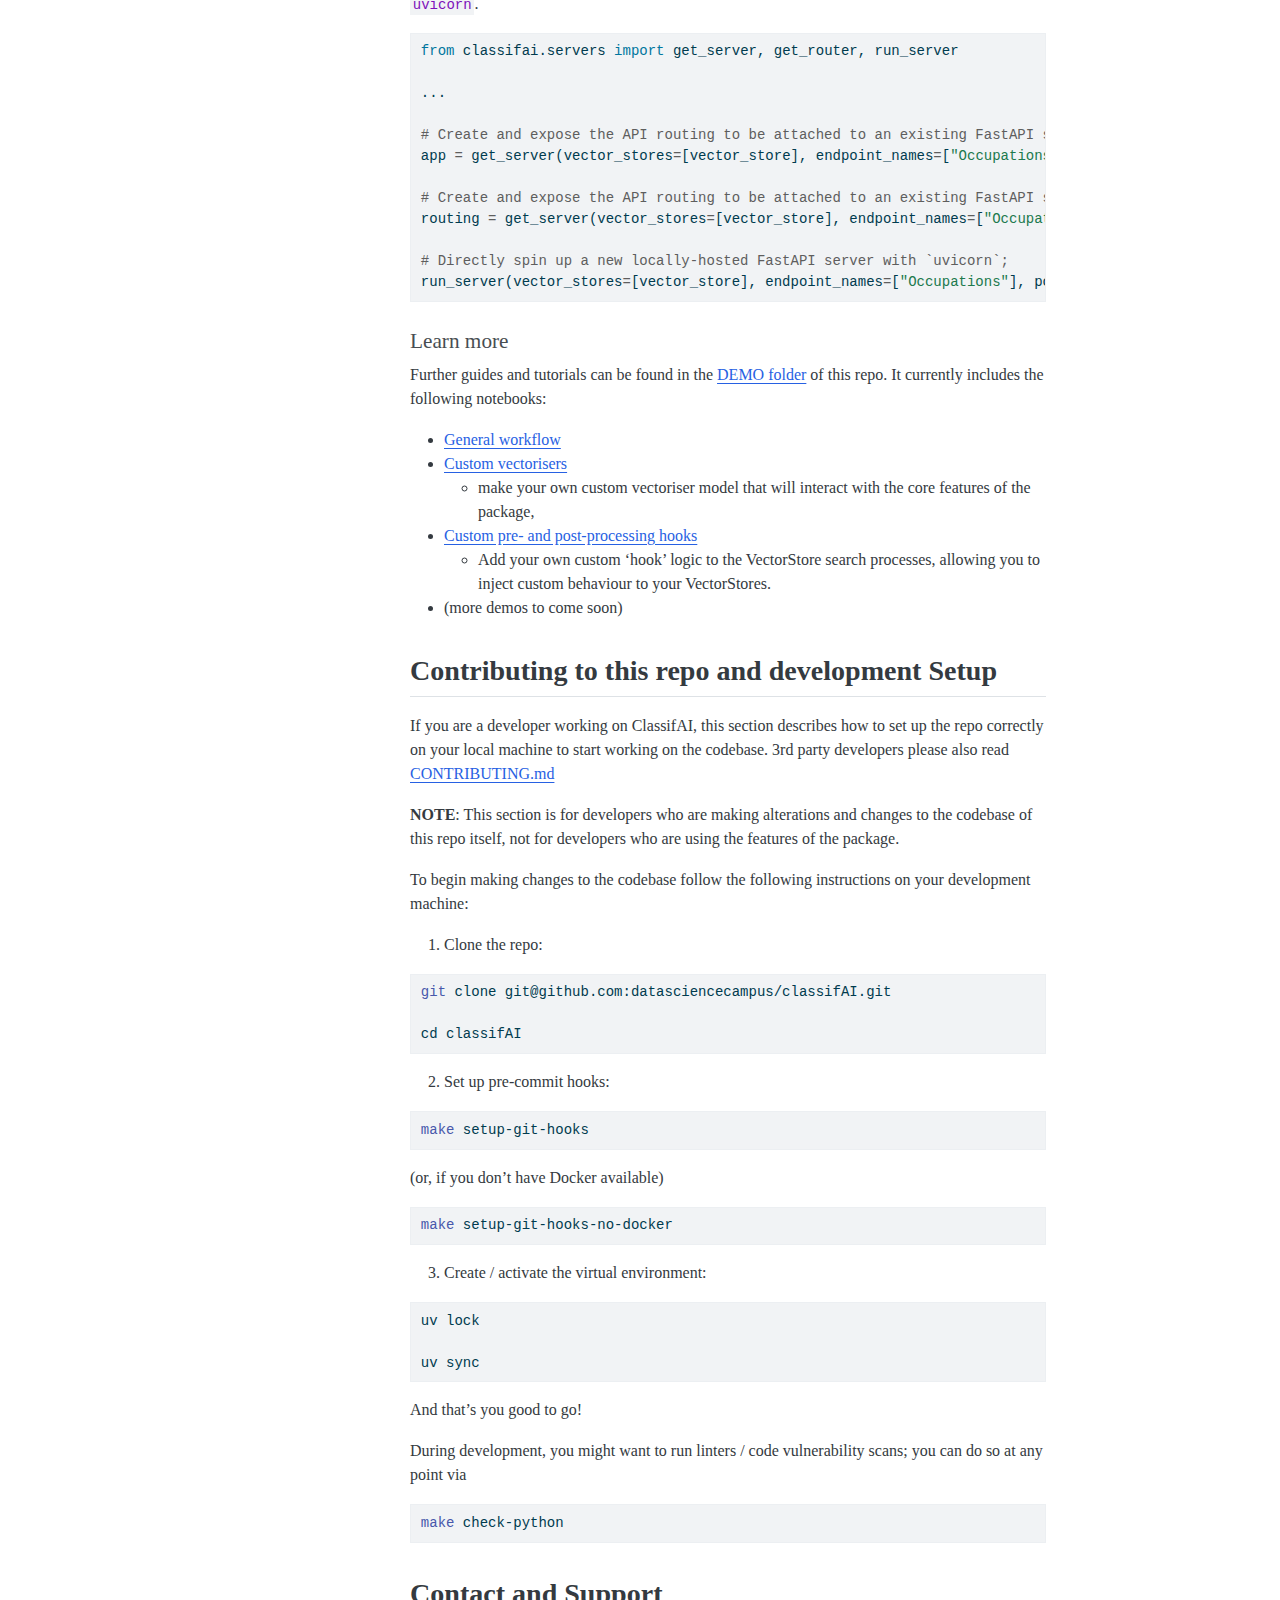
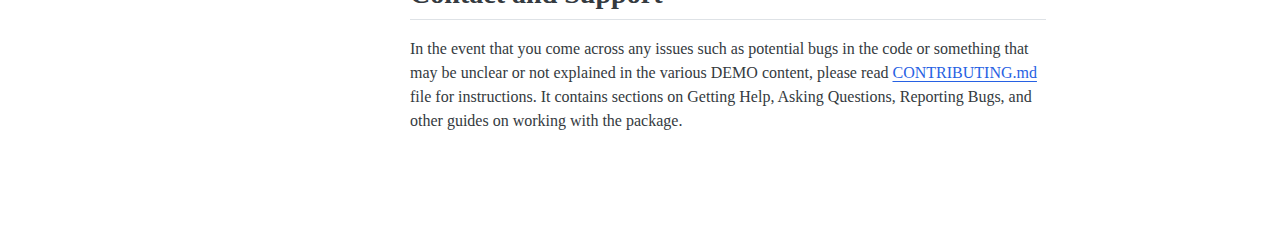
<file: README.html>
<!DOCTYPE html>
<html xmlns="http://www.w3.org/1999/xhtml" lang="en" xml:lang="en"><head>

<meta charset="utf-8">
<meta name="generator" content="quarto-1.8.27">

<meta name="viewport" content="width=device-width, initial-scale=1.0, user-scalable=yes">


<title>readme – ClassifAI</title>
<style>
code{white-space: pre-wrap;}
span.smallcaps{font-variant: small-caps;}
div.columns{display: flex; gap: min(4vw, 1.5em);}
div.column{flex: auto; overflow-x: auto;}
div.hanging-indent{margin-left: 1.5em; text-indent: -1.5em;}
ul.task-list{list-style: none;}
ul.task-list li input[type="checkbox"] {
  width: 0.8em;
  margin: 0 0.8em 0.2em -1em; /* quarto-specific, see https://github.com/quarto-dev/quarto-cli/issues/4556 */ 
  vertical-align: middle;
}
/* CSS for syntax highlighting */
html { -webkit-text-size-adjust: 100%; }
pre > code.sourceCode { white-space: pre; position: relative; }
pre > code.sourceCode > span { display: inline-block; line-height: 1.25; }
pre > code.sourceCode > span:empty { height: 1.2em; }
.sourceCode { overflow: visible; }
code.sourceCode > span { color: inherit; text-decoration: inherit; }
div.sourceCode { margin: 1em 0; }
pre.sourceCode { margin: 0; }
@media screen {
div.sourceCode { overflow: auto; }
}
@media print {
pre > code.sourceCode { white-space: pre-wrap; }
pre > code.sourceCode > span { text-indent: -5em; padding-left: 5em; }
}
pre.numberSource code
  { counter-reset: source-line 0; }
pre.numberSource code > span
  { position: relative; left: -4em; counter-increment: source-line; }
pre.numberSource code > span > a:first-child::before
  { content: counter(source-line);
    position: relative; left: -1em; text-align: right; vertical-align: baseline;
    border: none; display: inline-block;
    -webkit-touch-callout: none; -webkit-user-select: none;
    -khtml-user-select: none; -moz-user-select: none;
    -ms-user-select: none; user-select: none;
    padding: 0 4px; width: 4em;
  }
pre.numberSource { margin-left: 3em;  padding-left: 4px; }
div.sourceCode
  {   }
@media screen {
pre > code.sourceCode > span > a:first-child::before { text-decoration: underline; }
}
</style>


<script src="site_libs/quarto-nav/quarto-nav.js"></script>
<script src="site_libs/quarto-nav/headroom.min.js"></script>
<script src="site_libs/clipboard/clipboard.min.js"></script>
<script src="site_libs/quarto-search/autocomplete.umd.js"></script>
<script src="site_libs/quarto-search/fuse.min.js"></script>
<script src="site_libs/quarto-search/quarto-search.js"></script>
<meta name="quarto:offset" content="./">
<link href="./ons_favicon.ico" rel="icon">
<script src="site_libs/quarto-html/quarto.js" type="module"></script>
<script src="site_libs/quarto-html/tabsets/tabsets.js" type="module"></script>
<script src="site_libs/quarto-html/axe/axe-check.js" type="module"></script>
<script src="site_libs/quarto-html/popper.min.js"></script>
<script src="site_libs/quarto-html/tippy.umd.min.js"></script>
<script src="site_libs/quarto-html/anchor.min.js"></script>
<link href="site_libs/quarto-html/tippy.css" rel="stylesheet">
<link href="site_libs/quarto-html/quarto-syntax-highlighting-ed96de9b727972fe78a7b5d16c58bf87.css" rel="stylesheet" id="quarto-text-highlighting-styles">
<script src="site_libs/bootstrap/bootstrap.min.js"></script>
<link href="site_libs/bootstrap/bootstrap-icons.css" rel="stylesheet">
<link href="site_libs/bootstrap/bootstrap-468133874b2c61eea53cdcd323bdbaac.min.css" rel="stylesheet" append-hash="true" id="quarto-bootstrap" data-mode="light">
<script id="quarto-search-options" type="application/json">{
  "location": "navbar",
  "copy-button": false,
  "collapse-after": 3,
  "panel-placement": "end",
  "type": "overlay",
  "limit": 50,
  "keyboard-shortcut": [
    "f",
    "/",
    "s"
  ],
  "show-item-context": false,
  "language": {
    "search-no-results-text": "No results",
    "search-matching-documents-text": "matching documents",
    "search-copy-link-title": "Copy link to search",
    "search-hide-matches-text": "Hide additional matches",
    "search-more-match-text": "more match in this document",
    "search-more-matches-text": "more matches in this document",
    "search-clear-button-title": "Clear",
    "search-text-placeholder": "",
    "search-detached-cancel-button-title": "Cancel",
    "search-submit-button-title": "Submit",
    "search-label": "Search"
  }
}</script>


<link rel="stylesheet" href="styles.css">
</head>

<body class="nav-sidebar floating nav-fixed quarto-light">

<div id="quarto-search-results"></div>
  <header id="quarto-header" class="headroom fixed-top">
    <nav class="navbar navbar-expand-lg " data-bs-theme="dark">
      <div class="navbar-container container-fluid">
      <div class="navbar-brand-container mx-auto">
    <a class="navbar-brand" href="./index.html">
    <span class="navbar-title">ClassifAI</span>
    </a>
  </div>
            <div id="quarto-search" class="" title="Search"></div>
          <button class="navbar-toggler" type="button" data-bs-toggle="collapse" data-bs-target="#navbarCollapse" aria-controls="navbarCollapse" role="menu" aria-expanded="false" aria-label="Toggle navigation" onclick="if (window.quartoToggleHeadroom) { window.quartoToggleHeadroom(); }">
  <span class="navbar-toggler-icon"></span>
</button>
          <div class="collapse navbar-collapse" id="navbarCollapse">
            <ul class="navbar-nav navbar-nav-scroll me-auto">
  <li class="nav-item">
    <a class="nav-link active" href="./docs/index.html" aria-current="page"> 
<span class="menu-text">Documentation</span></a>
  </li>  
</ul>
            <ul class="navbar-nav navbar-nav-scroll ms-auto">
  <li class="nav-item compact">
    <a class="nav-link" href="https://github.com/datasciencecampus/classifai"> <i class="bi bi-github" role="img">
</i> 
<span class="menu-text"></span></a>
  </li>  
</ul>
          </div> <!-- /navcollapse -->
            <div class="quarto-navbar-tools">
</div>
      </div> <!-- /container-fluid -->
    </nav>
  <nav class="quarto-secondary-nav">
    <div class="container-fluid d-flex">
      <button type="button" class="quarto-btn-toggle btn" data-bs-toggle="collapse" role="button" data-bs-target=".quarto-sidebar-collapse-item" aria-controls="quarto-sidebar" aria-expanded="false" aria-label="Toggle sidebar navigation" onclick="if (window.quartoToggleHeadroom) { window.quartoToggleHeadroom(); }">
        <i class="bi bi-layout-text-sidebar-reverse"></i>
      </button>
        <nav class="quarto-page-breadcrumbs" aria-label="breadcrumb"><ol class="breadcrumb"></ol></nav>
        <a class="flex-grow-1" role="navigation" data-bs-toggle="collapse" data-bs-target=".quarto-sidebar-collapse-item" aria-controls="quarto-sidebar" aria-expanded="false" aria-label="Toggle sidebar navigation" onclick="if (window.quartoToggleHeadroom) { window.quartoToggleHeadroom(); }">      
        </a>
    </div>
  </nav>
</header>
<!-- content -->
<div id="quarto-content" class="quarto-container page-columns page-rows-contents page-layout-article page-navbar">
<!-- sidebar -->
  <nav id="quarto-sidebar" class="sidebar collapse collapse-horizontal quarto-sidebar-collapse-item sidebar-navigation floating overflow-auto">
    <div class="sidebar-menu-container"> 
    <ul class="list-unstyled mt-1">
        <li class="sidebar-item sidebar-item-section">
      <div class="sidebar-item-container"> 
            <a class="sidebar-item-text sidebar-link text-start collapsed" data-bs-toggle="collapse" data-bs-target="#quarto-sidebar-section-1" role="navigation" aria-expanded="false">
 <span class="menu-text">Overview</span></a>
          <a class="sidebar-item-toggle text-start collapsed" data-bs-toggle="collapse" data-bs-target="#quarto-sidebar-section-1" role="navigation" aria-expanded="false" aria-label="Toggle section">
            <i class="bi bi-chevron-right ms-2"></i>
          </a> 
      </div>
      <ul id="quarto-sidebar-section-1" class="collapse list-unstyled sidebar-section depth1 ">  
          <li class="sidebar-item">
  <div class="sidebar-item-container"> 
  <a href="./docs/index.html" class="sidebar-item-text sidebar-link">
 <span class="menu-text">Function reference</span></a>
  </div>
</li>
      </ul>
  </li>
        <li class="sidebar-item sidebar-item-section">
      <div class="sidebar-item-container"> 
            <a class="sidebar-item-text sidebar-link text-start collapsed" data-bs-toggle="collapse" data-bs-target="#quarto-sidebar-section-2" role="navigation" aria-expanded="false">
 <span class="menu-text">Vectorisers</span></a>
          <a class="sidebar-item-toggle text-start collapsed" data-bs-toggle="collapse" data-bs-target="#quarto-sidebar-section-2" role="navigation" aria-expanded="false" aria-label="Toggle section">
            <i class="bi bi-chevron-right ms-2"></i>
          </a> 
      </div>
      <ul id="quarto-sidebar-section-2" class="collapse list-unstyled sidebar-section depth1 ">  
          <li class="sidebar-item sidebar-item-section">
      <div class="sidebar-item-container"> 
            <a class="sidebar-item-text sidebar-link text-start collapsed" data-bs-toggle="collapse" data-bs-target="#quarto-sidebar-section-3" role="navigation" aria-expanded="false">
 <span class="menu-text">Vectorisers Overview</span></a>
          <a class="sidebar-item-toggle text-start collapsed" data-bs-toggle="collapse" data-bs-target="#quarto-sidebar-section-3" role="navigation" aria-expanded="false" aria-label="Toggle section">
            <i class="bi bi-chevron-right ms-2"></i>
          </a> 
      </div>
      <ul id="quarto-sidebar-section-3" class="collapse list-unstyled sidebar-section depth2 ">  
          <li class="sidebar-item">
  <div class="sidebar-item-container"> 
  <a href="./docs/vectorisers.html" class="sidebar-item-text sidebar-link">
 <span class="menu-text">vectorisers</span></a>
  </div>
</li>
          <li class="sidebar-item">
  <div class="sidebar-item-container"> 
  <a href="./docs/vectorisers.base.VectoriserBase.html" class="sidebar-item-text sidebar-link">
 <span class="menu-text">vectorisers.base.VectoriserBase</span></a>
  </div>
</li>
          <li class="sidebar-item">
  <div class="sidebar-item-container"> 
  <a href="./docs/vectorisers.base.VectoriserBase.transform.html" class="sidebar-item-text sidebar-link">
 <span class="menu-text">vectorisers.base.VectoriserBase.transform</span></a>
  </div>
</li>
      </ul>
  </li>
          <li class="sidebar-item sidebar-item-section">
      <div class="sidebar-item-container"> 
            <a class="sidebar-item-text sidebar-link text-start collapsed" data-bs-toggle="collapse" data-bs-target="#quarto-sidebar-section-4" role="navigation" aria-expanded="false">
 <span class="menu-text">Specific Vectorisers</span></a>
          <a class="sidebar-item-toggle text-start collapsed" data-bs-toggle="collapse" data-bs-target="#quarto-sidebar-section-4" role="navigation" aria-expanded="false" aria-label="Toggle section">
            <i class="bi bi-chevron-right ms-2"></i>
          </a> 
      </div>
      <ul id="quarto-sidebar-section-4" class="collapse list-unstyled sidebar-section depth2 ">  
          <li class="sidebar-item">
  <div class="sidebar-item-container"> 
  <a href="./docs/vectorisers.huggingface.HuggingFaceVectoriser.html" class="sidebar-item-text sidebar-link">
 <span class="menu-text">vectorisers.huggingface.HuggingFaceVectoriser</span></a>
  </div>
</li>
          <li class="sidebar-item">
  <div class="sidebar-item-container"> 
  <a href="./docs/vectorisers.ollama.OllamaVectoriser.html" class="sidebar-item-text sidebar-link">
 <span class="menu-text">vectorisers.ollama.OllamaVectoriser</span></a>
  </div>
</li>
          <li class="sidebar-item">
  <div class="sidebar-item-container"> 
  <a href="./docs/vectorisers.gcp.GcpVectoriser.html" class="sidebar-item-text sidebar-link">
 <span class="menu-text">vectorisers.gcp.GcpVectoriser</span></a>
  </div>
</li>
      </ul>
  </li>
      </ul>
  </li>
        <li class="sidebar-item sidebar-item-section">
      <div class="sidebar-item-container"> 
            <a class="sidebar-item-text sidebar-link text-start collapsed" data-bs-toggle="collapse" data-bs-target="#quarto-sidebar-section-5" role="navigation" aria-expanded="false">
 <span class="menu-text">Indexers</span></a>
          <a class="sidebar-item-toggle text-start collapsed" data-bs-toggle="collapse" data-bs-target="#quarto-sidebar-section-5" role="navigation" aria-expanded="false" aria-label="Toggle section">
            <i class="bi bi-chevron-right ms-2"></i>
          </a> 
      </div>
      <ul id="quarto-sidebar-section-5" class="collapse list-unstyled sidebar-section depth1 ">  
          <li class="sidebar-item">
  <div class="sidebar-item-container"> 
  <a href="./docs/indexers.html" class="sidebar-item-text sidebar-link">
 <span class="menu-text">indexers</span></a>
  </div>
</li>
          <li class="sidebar-item">
  <div class="sidebar-item-container"> 
  <a href="./docs/indexers.VectorStore.html" class="sidebar-item-text sidebar-link">
 <span class="menu-text">indexers.VectorStore</span></a>
  </div>
</li>
          <li class="sidebar-item">
  <div class="sidebar-item-container"> 
  <a href="./docs/indexers.VectorStore.embed.html" class="sidebar-item-text sidebar-link">
 <span class="menu-text">indexers.VectorStore.embed</span></a>
  </div>
</li>
          <li class="sidebar-item">
  <div class="sidebar-item-container"> 
  <a href="./docs/indexers.VectorStore.search.html" class="sidebar-item-text sidebar-link">
 <span class="menu-text">indexers.VectorStore.search</span></a>
  </div>
</li>
          <li class="sidebar-item">
  <div class="sidebar-item-container"> 
  <a href="./docs/indexers.VectorStore.reverse_search.html" class="sidebar-item-text sidebar-link">
 <span class="menu-text">indexers.VectorStore.reverse_search</span></a>
  </div>
</li>
          <li class="sidebar-item">
  <div class="sidebar-item-container"> 
  <a href="./docs/indexers.VectorStore.from_filespace.html" class="sidebar-item-text sidebar-link">
 <span class="menu-text">indexers.VectorStore.from_filespace</span></a>
  </div>
</li>
          <li class="sidebar-item">
  <div class="sidebar-item-container"> 
  <a href="./docs/indexers.dataclasses.html" class="sidebar-item-text sidebar-link">
 <span class="menu-text">indexers.dataclasses</span></a>
  </div>
</li>
      </ul>
  </li>
        <li class="sidebar-item sidebar-item-section">
      <div class="sidebar-item-container"> 
            <a class="sidebar-item-text sidebar-link text-start collapsed" data-bs-toggle="collapse" data-bs-target="#quarto-sidebar-section-6" role="navigation" aria-expanded="false">
 <span class="menu-text">Servers</span></a>
          <a class="sidebar-item-toggle text-start collapsed" data-bs-toggle="collapse" data-bs-target="#quarto-sidebar-section-6" role="navigation" aria-expanded="false" aria-label="Toggle section">
            <i class="bi bi-chevron-right ms-2"></i>
          </a> 
      </div>
      <ul id="quarto-sidebar-section-6" class="collapse list-unstyled sidebar-section depth1 ">  
          <li class="sidebar-item">
  <div class="sidebar-item-container"> 
  <a href="./docs/servers.html" class="sidebar-item-text sidebar-link">
 <span class="menu-text">servers</span></a>
  </div>
</li>
          <li class="sidebar-item">
  <div class="sidebar-item-container"> 
  <a href="./docs/servers.get_router.html" class="sidebar-item-text sidebar-link">
 <span class="menu-text">servers.get_router</span></a>
  </div>
</li>
          <li class="sidebar-item">
  <div class="sidebar-item-container"> 
  <a href="./docs/servers.get_server.html" class="sidebar-item-text sidebar-link">
 <span class="menu-text">servers.get_server</span></a>
  </div>
</li>
          <li class="sidebar-item">
  <div class="sidebar-item-container"> 
  <a href="./docs/servers.run_server.html" class="sidebar-item-text sidebar-link">
 <span class="menu-text">servers.run_server</span></a>
  </div>
</li>
          <li class="sidebar-item">
  <div class="sidebar-item-container"> 
  <a href="./docs/servers.make_endpoints.html" class="sidebar-item-text sidebar-link">
 <span class="menu-text">servers.make_endpoints</span></a>
  </div>
</li>
      </ul>
  </li>
        <li class="sidebar-item sidebar-item-section">
      <div class="sidebar-item-container"> 
            <a class="sidebar-item-text sidebar-link text-start collapsed" data-bs-toggle="collapse" data-bs-target="#quarto-sidebar-section-7" role="navigation" aria-expanded="false">
 <span class="menu-text">DEMO</span></a>
          <a class="sidebar-item-toggle text-start collapsed" data-bs-toggle="collapse" data-bs-target="#quarto-sidebar-section-7" role="navigation" aria-expanded="false" aria-label="Toggle section">
            <i class="bi bi-chevron-right ms-2"></i>
          </a> 
      </div>
      <ul id="quarto-sidebar-section-7" class="collapse list-unstyled sidebar-section depth1 ">  
          <li class="sidebar-item">
  <div class="sidebar-item-container"> 
  <a href="./DEMO/README.html" class="sidebar-item-text sidebar-link">
 <span class="menu-text">Overview of Demonstrations &amp; Examples</span></a>
  </div>
</li>
          <li class="sidebar-item">
  <div class="sidebar-item-container"> 
  <a href="./DEMO/general_workflow_demo.html" class="sidebar-item-text sidebar-link">
 <span class="menu-text">✨ ClassifAI Demo - Introduction &amp; Basic Usage ✨</span></a>
  </div>
</li>
          <li class="sidebar-item">
  <div class="sidebar-item-container"> 
  <a href="./DEMO/custom_vectoriser.html" class="sidebar-item-text sidebar-link">
 <span class="menu-text">Creating Your Own Vectoriser</span></a>
  </div>
</li>
          <li class="sidebar-item">
  <div class="sidebar-item-container"> 
  <a href="./DEMO/custom_preprocessing_and_postprocessing_hooks.html" class="sidebar-item-text sidebar-link">
 <span class="menu-text">VectorStore pre- and post- processing logic with <i>Hooks</i>🪝</span></a>
  </div>
</li>
      </ul>
  </li>
    </ul>
    </div>
</nav>
<div id="quarto-sidebar-glass" class="quarto-sidebar-collapse-item" data-bs-toggle="collapse" data-bs-target=".quarto-sidebar-collapse-item"></div>
<!-- margin-sidebar -->
    <div id="quarto-margin-sidebar" class="sidebar margin-sidebar">
        <nav id="TOC" role="doc-toc" class="toc-active">
    <h2 id="toc-title">On this page</h2>
   
  <ul>
  <li><a href="#a-tool-produced-by-the-uk-office-for-national-statistics---central-data-science-ai-group" id="toc-a-tool-produced-by-the-uk-office-for-national-statistics---central-data-science-ai-group" class="nav-link active" data-scroll-target="#a-tool-produced-by-the-uk-office-for-national-statistics---central-data-science-ai-group">A tool produced by the UK Office for National Statistics - Central Data Science &amp; AI group</a></li>
  <li><a href="#classifai" id="toc-classifai" class="nav-link" data-scroll-target="#classifai">ClassifAI</a>
  <ul class="collapse">
  <li><a href="#what-are-semantic-search-and-rag" id="toc-what-are-semantic-search-and-rag" class="nav-link" data-scroll-target="#what-are-semantic-search-and-rag">What are semantic search and RAG?</a></li>
  <li><a href="#why-this-approach" id="toc-why-this-approach" class="nav-link" data-scroll-target="#why-this-approach">Why this approach?</a></li>
  <li><a href="#table-of-contents" id="toc-table-of-contents" class="nav-link" data-scroll-target="#table-of-contents">Table of Contents</a></li>
  <li><a href="#installation" id="toc-installation" class="nav-link" data-scroll-target="#installation">Installation</a></li>
  <li><a href="#example-indexing-and-searching-a-knowledgebase" id="toc-example-indexing-and-searching-a-knowledgebase" class="nav-link" data-scroll-target="#example-indexing-and-searching-a-knowledgebase">Example: Indexing and searching a knowledgebase</a></li>
  <li><a href="#contributing-to-this-repo-and-development-setup" id="toc-contributing-to-this-repo-and-development-setup" class="nav-link" data-scroll-target="#contributing-to-this-repo-and-development-setup">Contributing to this repo and development Setup</a></li>
  <li><a href="#contact-and-support" id="toc-contact-and-support" class="nav-link" data-scroll-target="#contact-and-support">Contact and Support</a></li>
  </ul></li>
  </ul>
</nav>
    </div>
<!-- main -->
<main class="content" id="quarto-document-content"><header id="title-block-header" class="quarto-title-block"></header>




<div class="quarto-figure quarto-figure-center">
<figure class="figure">
<p><img src="./ONS_Logo_Digital_Colour_Landscape_English_RGB.svg" class="img-fluid figure-img"></p>
<figcaption>ONS Logo</figcaption>
</figure>
</div>
<section id="a-tool-produced-by-the-uk-office-for-national-statistics---central-data-science-ai-group" class="level3">
<h3 class="anchored" data-anchor-id="a-tool-produced-by-the-uk-office-for-national-statistics---central-data-science-ai-group">A tool produced by the UK Office for National Statistics - Central Data Science &amp; AI group</h3>
</section>
<section id="classifai" class="level1">
<h1>ClassifAI</h1>
<p>ClassifAI is a free, open-source (MIT Licence) Python package that simplifies semantic search and Retrieval Augmented Generation (RAG) pipelines for classification tasks in the production of official statistics. It is designed to help data professionals build applications and pipelines to label new text samples to official statistical classifications, by leveraging (augmented) semantic search over a knowledgebase of previously coded examples.</p>
<p>The Office for National Statistics often needs to classify free-text survey responses or other data to standard statistical classifications. The most well-known examples include the Standard Industrial Classification (<a href="https://www.gov.uk/government/publications/standard-industrial-classification-of-economic-activities-sic">SIC</a>), the Standard Occupational Classification (<a href="https://www.ons.gov.uk/methodology/classificationsandstandards/standardoccupationalclassificationsoc">SOC</a>), and the Classification Of Individual COnsumption according to Purpose (<a href="https://en.wikipedia.org/wiki/Classification_of_Individual_Consumption_According_to_Purpose">COICOP</a>), as well as international equivalents such as <a href="https://esco.ec.europa.eu/en/about-esco/escopedia/escopedia/international-standard-classification-occupations-isco">ISCO</a> and <a href="https://en.wikipedia.org/wiki/International_Standard_Industrial_Classification">ISIC</a>. The ClassifAI package has been designed specifically to help us build applications, pipelines and analyses for this kind of task.</p>
<p>Use cases:</p>
<ul>
<li><strong>Web apps</strong>: ClassifAI can provide a production-ready, batteries-included REST interface to serve as a backend for web applications that need to code free text</li>
<li><strong>Pipelines</strong>: using either the Python SDK or the REST mode, ClassifAI can be a key ingredient in scheduled statistical processing pipelines</li>
<li><strong>Analysis</strong>: ClassifAI is simple enough to be used for one-off classification tasks. It requires no training or fine-tuning, and can give accurate results out-of-the-box, dependent only on the quality of the knowledgebase.</li>
</ul>
<p>Key Features of the package include:</p>
<ul>
<li>Use included vectorisers (including Google Cloud, Huggingface and Ollama embedders) or implement your own</li>
<li>Built in support for custom hook logic - choose from a library of pre-processing and post-processing functions that control the flow of data (spell checking, results deduplication, etc) or write your own hooks</li>
<li>Deploy Easily with FastAPI - Deploy your semantic search classifier with FastAPI capabilities built into the package for easy REST API deployment</li>
</ul>
<section id="what-are-semantic-search-and-rag" class="level2">
<h2 class="anchored" data-anchor-id="what-are-semantic-search-and-rag">What are semantic search and RAG?</h2>
<p>ClassifAI facilitates text classification using semantic search over a knowledgebase (possibly augmented by RAG). The knowledgebase is a collection of pieces of text (called “documents” even if they’re very short) with a known classification label that serve as a reference for the classification task. They might be canonical definitions of each classification label, or examples of correct labelling, or a combination of those.</p>
<p><strong>Semantic search</strong> uses a vectoriser (usually a language model) to convert each document into a vector (called an embedding). When a query (another piece of text) arrives from the user, the query is first embedded in the same way as a vector of numbers, then the query embedding is compared to each of the embeddings in the knowledgebase by calculating similarities between vectors. The top <em>N</em> closest knowledgebase entries are returned along with the matching labels, documents and distance scores for each one.</p>
<p><strong>Retrieval-augmented generation (RAG)</strong> entails feeding search results into the prompt of a generative language model, with instructions for the model to further process the result. In the context of the package, RAG is constrained to operate on structured result sets and return result sets with the same structure.</p>
<div class="quarto-figure quarto-figure-center">
<figure class="figure">
<p><img src="./vectorstore_search.png" class="img-fluid figure-img"></p>
<figcaption>ClassifAI Workflow</figcaption>
</figure>
</div>
</section>
<section id="why-this-approach" class="level2">
<h2 class="anchored" data-anchor-id="why-this-approach">Why this approach?</h2>
<p>The knowledgebase search approach to classification has advantages and disadvantages compared to machine learning (ML) approaches that train a model for the task. On balance, this approach is well-suited to statistical production use cases. To make a fair comparison between ML and knowledgebase search, it helps to think of the knowledgebase as training data, and compare the performance when the size of the training dataset is similar to the size of a knowledgebase (tens to low hundreds of thousands)</p>
<p><strong>Advantages</strong></p>
<ul>
<li><strong>Explainability</strong>: it’s relatively easy to understand why ClassifAI produced a result, because the matching knowledgebase entries are provided</li>
<li><strong>Agility</strong>: the quality of results can be tweaked by adding or removing a handful of knowledgebase entries, without expensive retraining</li>
<li><strong>Accountability</strong>: the knowledgebase can be maintained and developed by professional methodologists, separate from the developer team</li>
<li><strong>Time-to-prototype</strong>: Because no training or feature engineering is needed, it’s possible to have a working prototype producing reasonable results in minutes</li>
<li><strong>Customisation</strong>: the method is easily customisable with the option to easily swap vectorisers, knowledgebases and pre- and post-processing hooks</li>
<li><strong>Accuracy</strong>: the knowledgebase approach can produce results with accuracy comparable to machine learning approaches in like-for-like comparisons</li>
<li><strong>Large, unbalanced label sets</strong>: ML approaches tend not to work well on label sets like SIC, SOC or COICOP where the set of classifications is large and unbalanced, and the training data may be sparse for some classifications. Knowledgebase search works well in these cases</li>
</ul>
<p><strong>Disadvantages</strong></p>
<ul>
<li><strong>Uncertainty quantification</strong>: the knowledgebase approach doesn’t produce calibrated uncertainty measures out-of-the-box, although there are methods (such as conformal prediction) that show promise</li>
<li><strong>Scaling</strong>: the knowledgebase approach has been tested and works well on mid-scale training data and may not scale as well as ML approaches on big data</li>
<li><strong>Cost</strong>: Cloud-provided vectorisers have a per-request cost, although this is usually small and outweighed by the cost of developer FTEs</li>
</ul>
<p>The comparison on other aspects, such as per-request speed or hardware requirements is less clear because no formal comparison has been undertaken. ClassifAI is in production in the ONS and appears to provide results quickly enough for users.</p>
<hr>
</section>
<section id="table-of-contents" class="level2">
<h2 class="anchored" data-anchor-id="table-of-contents">Table of Contents</h2>
<ul>
<li><a href="#installation">Installation</a></li>
<li><a href="#example-indexing-and-searching-a-document-collection">Example: Indexing and Searching a Document Collection</a></li>
<li><a href="#contributing-to-this-repo-and-development-setup">Dev set-up and contributing</a></li>
<li><a href="#contact-and-support">Contact and Support</a></li>
</ul>
</section>
<section id="installation" class="level2">
<h2 class="anchored" data-anchor-id="installation">Installation</h2>
<p>You can install the package directly from GitHub in your Python environment, using your preferred package manager. By default, only the minimum dependencies of the base versions will be installed; you must specify <code>classifai[all]</code> to install all sets of optional dependencies, or <code>classifai[huggingface, ...]</code> to install one or more specific sets of optional dependencies. The current sets of optional dependencies are <code>[all, huggingface, ollama, gcp]</code>.</p>
<section id="pip" class="level5">
<h5 class="anchored" data-anchor-id="pip">Pip</h5>
<div class="code-copy-outer-scaffold"><div class="sourceCode" id="cb1"><pre class="sourceCode bash code-with-copy"><code class="sourceCode bash"><span id="cb1-1"><a href="#cb1-1" aria-hidden="true" tabindex="-1"></a><span class="ex">pip</span> install <span class="st">"classifai[&lt;dependency list(s)&gt;] @ https://github.com/datasciencecampus/classifai/releases/download/v&lt;version e.g. 0.2.1&gt;/classifai-&lt;version e.g. 0.2.1&gt;-py3-none-any.whl"</span></span></code></pre></div><button title="Copy to Clipboard" class="code-copy-button"><i class="bi"></i></button></div>
</section>
<section id="astral-uv" class="level5">
<h5 class="anchored" data-anchor-id="astral-uv">Astral UV</h5>
<p>One-off add to environment:</p>
<div class="code-copy-outer-scaffold"><div class="sourceCode" id="cb2"><pre class="sourceCode bash code-with-copy"><code class="sourceCode bash"><span id="cb2-1"><a href="#cb2-1" aria-hidden="true" tabindex="-1"></a><span class="ex">uv</span> pip install <span class="st">"classifai[&lt;dependency list(s)&gt;] @ https://github.com/datasciencecampus/classifai/releases/download/v&lt;version e.g. 0.2.1&gt;/classifai-&lt;version e.g. 0.2.1&gt;-py3-none-any.whl"</span></span></code></pre></div><button title="Copy to Clipboard" class="code-copy-button"><i class="bi"></i></button></div>
<p>Persist as an environment requirement:</p>
<div class="code-copy-outer-scaffold"><div class="sourceCode" id="cb3"><pre class="sourceCode bash code-with-copy"><code class="sourceCode bash"><span id="cb3-1"><a href="#cb3-1" aria-hidden="true" tabindex="-1"></a><span class="ex">uv</span> add <span class="st">"classifai[&lt;dependency list(s)&gt;] @ https://github.com/datasciencecampus/classifai/releases/download/v&lt;version e.g. 0.2.1&gt;/classifai-&lt;version e.g. 0.2.1&gt;-py3-none-any.whl"</span></span></code></pre></div><button title="Copy to Clipboard" class="code-copy-button"><i class="bi"></i></button></div>
</section>
</section>
<section id="example-indexing-and-searching-a-knowledgebase" class="level2">
<h2 class="anchored" data-anchor-id="example-indexing-and-searching-a-knowledgebase">Example: Indexing and searching a knowledgebase</h2>
<p>ClassifAI supports statistical classification through searching a knowledgebase. The knowledgebase is a set of labelled examples that show how different texts (e.g.&nbsp;survey responses) map to statistical classifications. The size and quality of the knowledgebase dictates the quality of results you can expect from using the tool.</p>
<section id="step-1-choose-a-vectoriser" class="level4">
<h4 class="anchored" data-anchor-id="step-1-choose-a-vectoriser">Step 1: Choose a vectoriser</h4>
<p>A vectoriser transforms a query text string into an embedding vector. You can choose from embedding models accessed via HuggingFace, Google or Ollama, or build your own vectoriser.</p>
<div class="code-copy-outer-scaffold"><div class="sourceCode" id="cb4"><pre class="sourceCode python code-with-copy"><code class="sourceCode python"><span id="cb4-1"><a href="#cb4-1" aria-hidden="true" tabindex="-1"></a><span class="im">from</span> classifai.vectorisers <span class="im">import</span> HuggingFaceVectoriser</span>
<span id="cb4-2"><a href="#cb4-2" aria-hidden="true" tabindex="-1"></a></span>
<span id="cb4-3"><a href="#cb4-3" aria-hidden="true" tabindex="-1"></a><span class="co"># Create a vectorizer model</span></span>
<span id="cb4-4"><a href="#cb4-4" aria-hidden="true" tabindex="-1"></a>vectoriser <span class="op">=</span> HuggingFaceVectoriser(model_name<span class="op">=</span><span class="st">"sentence-transformers/all-MiniLM-L6-v2"</span>)</span>
<span id="cb4-5"><a href="#cb4-5" aria-hidden="true" tabindex="-1"></a></span>
<span id="cb4-6"><a href="#cb4-6" aria-hidden="true" tabindex="-1"></a><span class="co"># You can use the 'transform' method to call the vectoriser</span></span>
<span id="cb4-7"><a href="#cb4-7" aria-hidden="true" tabindex="-1"></a>vector <span class="op">=</span> vectoriser.transform(<span class="st">"Example text to vectorize"</span>)</span>
<span id="cb4-8"><a href="#cb4-8" aria-hidden="true" tabindex="-1"></a><span class="bu">print</span>(vector.shape)</span></code></pre></div><button title="Copy to Clipboard" class="code-copy-button"><i class="bi"></i></button></div>
</section>
<section id="step-2-build-a-vector-store" class="level4">
<h4 class="anchored" data-anchor-id="step-2-build-a-vector-store">Step 2: Build a vector store</h4>
<p>You provide a knowledgebase of labelled examples (currently only allows data to be provided as a csv) to build a vector store</p>
<div class="code-copy-outer-scaffold"><div class="sourceCode" id="cb5"><pre class="sourceCode python code-with-copy"><code class="sourceCode python"><span id="cb5-1"><a href="#cb5-1" aria-hidden="true" tabindex="-1"></a><span class="im">from</span> classifai.indexers <span class="im">import</span> VectorStore</span>
<span id="cb5-2"><a href="#cb5-2" aria-hidden="true" tabindex="-1"></a></span>
<span id="cb5-3"><a href="#cb5-3" aria-hidden="true" tabindex="-1"></a>vector_store <span class="op">=</span> VectorStore(</span>
<span id="cb5-4"><a href="#cb5-4" aria-hidden="true" tabindex="-1"></a>    file_name<span class="op">=</span><span class="st">"occupations_knowledgebase.csv"</span>,</span>
<span id="cb5-5"><a href="#cb5-5" aria-hidden="true" tabindex="-1"></a>    vectoriser<span class="op">=</span>vectoriser,</span>
<span id="cb5-6"><a href="#cb5-6" aria-hidden="true" tabindex="-1"></a>    batch_size<span class="op">=</span><span class="dv">8</span>,</span>
<span id="cb5-7"><a href="#cb5-7" aria-hidden="true" tabindex="-1"></a>    output_dir<span class="op">=</span><span class="st">"vector_store"</span></span>
<span id="cb5-8"><a href="#cb5-8" aria-hidden="true" tabindex="-1"></a>)</span></code></pre></div><button title="Copy to Clipboard" class="code-copy-button"><i class="bi"></i></button></div>
</section>
<section id="step-3-search-the-vector-store" class="level4">
<h4 class="anchored" data-anchor-id="step-3-search-the-vector-store">Step 3: Search the vector store</h4>
<p>The query is provided as a dataframe-like object to the search method, and the results are returned as a dataframe-like object.</p>
<div class="code-copy-outer-scaffold"><div class="sourceCode" id="cb6"><pre class="sourceCode python code-with-copy"><code class="sourceCode python"><span id="cb6-1"><a href="#cb6-1" aria-hidden="true" tabindex="-1"></a><span class="im">from</span> classifai.indexers.dataclasses <span class="im">import</span> VectorStoreSearchInput</span>
<span id="cb6-2"><a href="#cb6-2" aria-hidden="true" tabindex="-1"></a></span>
<span id="cb6-3"><a href="#cb6-3" aria-hidden="true" tabindex="-1"></a>input_data <span class="op">=</span> VectorStoreSearchInput({<span class="st">'id'</span>: [<span class="dv">1</span>], <span class="st">'query'</span>:[<span class="st">"construction worker scaffolder"</span>]})</span>
<span id="cb6-4"><a href="#cb6-4" aria-hidden="true" tabindex="-1"></a></span>
<span id="cb6-5"><a href="#cb6-5" aria-hidden="true" tabindex="-1"></a>results <span class="op">=</span> vector_store.search(input_data, n_results<span class="op">=</span><span class="dv">5</span>)</span>
<span id="cb6-6"><a href="#cb6-6" aria-hidden="true" tabindex="-1"></a><span class="bu">print</span>(results)</span></code></pre></div><button title="Copy to Clipboard" class="code-copy-button"><i class="bi"></i></button></div>
</section>
<section id="step-4-deploy-as-a-rest-api" class="level4">
<h4 class="anchored" data-anchor-id="step-4-deploy-as-a-rest-api">Step 4: Deploy as a REST API</h4>
<p>In addition to using ClassifAI as a local package, you can use it to create / attach to a FastAPI REST API. You can create a new FastAPI application which you can modify as required, connect it to an existing FastAPI application, or deploy it immediately as an REST API service using <code>uvicorn</code>.</p>
<div class="code-copy-outer-scaffold"><div class="sourceCode" id="cb7"><pre class="sourceCode python code-with-copy"><code class="sourceCode python"><span id="cb7-1"><a href="#cb7-1" aria-hidden="true" tabindex="-1"></a><span class="im">from</span> classifai.servers <span class="im">import</span> get_server, get_router, run_server</span>
<span id="cb7-2"><a href="#cb7-2" aria-hidden="true" tabindex="-1"></a></span>
<span id="cb7-3"><a href="#cb7-3" aria-hidden="true" tabindex="-1"></a>...</span>
<span id="cb7-4"><a href="#cb7-4" aria-hidden="true" tabindex="-1"></a></span>
<span id="cb7-5"><a href="#cb7-5" aria-hidden="true" tabindex="-1"></a><span class="co"># Create and expose the API routing to be attached to an existing FastAPI service;</span></span>
<span id="cb7-6"><a href="#cb7-6" aria-hidden="true" tabindex="-1"></a>app <span class="op">=</span> get_server(vector_stores<span class="op">=</span>[vector_store], endpoint_names<span class="op">=</span>[<span class="st">"Occupations"</span>])</span>
<span id="cb7-7"><a href="#cb7-7" aria-hidden="true" tabindex="-1"></a></span>
<span id="cb7-8"><a href="#cb7-8" aria-hidden="true" tabindex="-1"></a><span class="co"># Create and expose the API routing to be attached to an existing FastAPI service;</span></span>
<span id="cb7-9"><a href="#cb7-9" aria-hidden="true" tabindex="-1"></a>routing <span class="op">=</span> get_server(vector_stores<span class="op">=</span>[vector_store], endpoint_names<span class="op">=</span>[<span class="st">"Occupations"</span>])</span>
<span id="cb7-10"><a href="#cb7-10" aria-hidden="true" tabindex="-1"></a></span>
<span id="cb7-11"><a href="#cb7-11" aria-hidden="true" tabindex="-1"></a><span class="co"># Directly spin up a new locally-hosted FastAPI server with `uvicorn`;</span></span>
<span id="cb7-12"><a href="#cb7-12" aria-hidden="true" tabindex="-1"></a>run_server(vector_stores<span class="op">=</span>[vector_store], endpoint_names<span class="op">=</span>[<span class="st">"Occupations"</span>], port<span class="op">=</span><span class="dv">8000</span>)</span></code></pre></div><button title="Copy to Clipboard" class="code-copy-button"><i class="bi"></i></button></div>
</section>
<section id="learn-more" class="level4">
<h4 class="anchored" data-anchor-id="learn-more">Learn more</h4>
<p>Further guides and tutorials can be found in the <a href="./DEMO/">DEMO folder</a> of this repo. It currently includes the following notebooks:</p>
<ul>
<li><a href="./DEMO/general_workflow_demo.html">General workflow</a></li>
<li><a href="./DEMO/custom_vectoriser.html">Custom vectorisers</a>
<ul>
<li>make your own custom vectoriser model that will interact with the core features of the package,</li>
</ul></li>
<li><a href="./DEMO/custom_preprocessing_and_postprocessing_hooks.html">Custom pre- and post-processing hooks</a>
<ul>
<li>Add your own custom ‘hook’ logic to the VectorStore search processes, allowing you to inject custom behaviour to your VectorStores.</li>
</ul></li>
<li>(more demos to come soon)</li>
</ul>
</section>
</section>
<section id="contributing-to-this-repo-and-development-setup" class="level2">
<h2 class="anchored" data-anchor-id="contributing-to-this-repo-and-development-setup">Contributing to this repo and development Setup</h2>
<p>If you are a developer working on ClassifAI, this section describes how to set up the repo correctly on your local machine to start working on the codebase. 3rd party developers please also read <a href="./CONTRIBUTING.md">CONTRIBUTING.md</a></p>
<p><b>NOTE</b>: This section is for developers who are making alterations and changes to the codebase of this repo itself, not for developers who are using the features of the package.</p>
<p>To begin making changes to the codebase follow the following instructions on your development machine:</p>
<ol type="1">
<li>Clone the repo:</li>
</ol>
<div class="code-copy-outer-scaffold"><div class="sourceCode" id="cb8"><pre class="sourceCode bash code-with-copy"><code class="sourceCode bash"><span id="cb8-1"><a href="#cb8-1" aria-hidden="true" tabindex="-1"></a><span class="fu">git</span> clone git@github.com:datasciencecampus/classifAI.git</span>
<span id="cb8-2"><a href="#cb8-2" aria-hidden="true" tabindex="-1"></a></span>
<span id="cb8-3"><a href="#cb8-3" aria-hidden="true" tabindex="-1"></a><span class="bu">cd</span> classifAI</span></code></pre></div><button title="Copy to Clipboard" class="code-copy-button"><i class="bi"></i></button></div>
<ol start="2" type="1">
<li>Set up pre-commit hooks:</li>
</ol>
<div class="code-copy-outer-scaffold"><div class="sourceCode" id="cb9"><pre class="sourceCode bash code-with-copy"><code class="sourceCode bash"><span id="cb9-1"><a href="#cb9-1" aria-hidden="true" tabindex="-1"></a><span class="fu">make</span> setup-git-hooks</span></code></pre></div><button title="Copy to Clipboard" class="code-copy-button"><i class="bi"></i></button></div>
<p>(or, if you don’t have Docker available)</p>
<div class="code-copy-outer-scaffold"><div class="sourceCode" id="cb10"><pre class="sourceCode bash code-with-copy"><code class="sourceCode bash"><span id="cb10-1"><a href="#cb10-1" aria-hidden="true" tabindex="-1"></a><span class="fu">make</span> setup-git-hooks-no-docker</span></code></pre></div><button title="Copy to Clipboard" class="code-copy-button"><i class="bi"></i></button></div>
<ol start="3" type="1">
<li>Create / activate the virtual environment:</li>
</ol>
<div class="code-copy-outer-scaffold"><div class="sourceCode" id="cb11"><pre class="sourceCode bash code-with-copy"><code class="sourceCode bash"><span id="cb11-1"><a href="#cb11-1" aria-hidden="true" tabindex="-1"></a><span class="ex">uv</span> lock</span>
<span id="cb11-2"><a href="#cb11-2" aria-hidden="true" tabindex="-1"></a></span>
<span id="cb11-3"><a href="#cb11-3" aria-hidden="true" tabindex="-1"></a><span class="ex">uv</span> sync</span></code></pre></div><button title="Copy to Clipboard" class="code-copy-button"><i class="bi"></i></button></div>
<p>And that’s you good to go!</p>
<p>During development, you might want to run linters / code vulnerability scans; you can do so at any point via</p>
<div class="code-copy-outer-scaffold"><div class="sourceCode" id="cb12"><pre class="sourceCode bash code-with-copy"><code class="sourceCode bash"><span id="cb12-1"><a href="#cb12-1" aria-hidden="true" tabindex="-1"></a><span class="fu">make</span> check-python</span></code></pre></div><button title="Copy to Clipboard" class="code-copy-button"><i class="bi"></i></button></div>
</section>
<section id="contact-and-support" class="level2">
<h2 class="anchored" data-anchor-id="contact-and-support">Contact and Support</h2>
<p>In the event that you come across any issues such as potential bugs in the code or something that may be unclear or not explained in the various DEMO content, please read <a href="./CONTRIBUTING.md">CONTRIBUTING.md</a> file for instructions. It contains sections on Getting Help, Asking Questions, Reporting Bugs, and other guides on working with the package.</p>


</section>
</section>

</main> <!-- /main -->
<script id="quarto-html-after-body" type="application/javascript">
  window.document.addEventListener("DOMContentLoaded", function (event) {
    const icon = "";
    const anchorJS = new window.AnchorJS();
    anchorJS.options = {
      placement: 'right',
      icon: icon
    };
    anchorJS.add('.anchored');
    const isCodeAnnotation = (el) => {
      for (const clz of el.classList) {
        if (clz.startsWith('code-annotation-')) {                     
          return true;
        }
      }
      return false;
    }
    const onCopySuccess = function(e) {
      // button target
      const button = e.trigger;
      // don't keep focus
      button.blur();
      // flash "checked"
      button.classList.add('code-copy-button-checked');
      var currentTitle = button.getAttribute("title");
      button.setAttribute("title", "Copied!");
      let tooltip;
      if (window.bootstrap) {
        button.setAttribute("data-bs-toggle", "tooltip");
        button.setAttribute("data-bs-placement", "left");
        button.setAttribute("data-bs-title", "Copied!");
        tooltip = new bootstrap.Tooltip(button, 
          { trigger: "manual", 
            customClass: "code-copy-button-tooltip",
            offset: [0, -8]});
        tooltip.show();    
      }
      setTimeout(function() {
        if (tooltip) {
          tooltip.hide();
          button.removeAttribute("data-bs-title");
          button.removeAttribute("data-bs-toggle");
          button.removeAttribute("data-bs-placement");
        }
        button.setAttribute("title", currentTitle);
        button.classList.remove('code-copy-button-checked');
      }, 1000);
      // clear code selection
      e.clearSelection();
    }
    const getTextToCopy = function(trigger) {
      const outerScaffold = trigger.parentElement.cloneNode(true);
      const codeEl = outerScaffold.querySelector('code');
      for (const childEl of codeEl.children) {
        if (isCodeAnnotation(childEl)) {
          childEl.remove();
        }
      }
      return codeEl.innerText;
    }
    const clipboard = new window.ClipboardJS('.code-copy-button:not([data-in-quarto-modal])', {
      text: getTextToCopy
    });
    clipboard.on('success', onCopySuccess);
    if (window.document.getElementById('quarto-embedded-source-code-modal')) {
      const clipboardModal = new window.ClipboardJS('.code-copy-button[data-in-quarto-modal]', {
        text: getTextToCopy,
        container: window.document.getElementById('quarto-embedded-source-code-modal')
      });
      clipboardModal.on('success', onCopySuccess);
    }
      var localhostRegex = new RegExp(/^(?:http|https):\/\/localhost\:?[0-9]*\//);
      var mailtoRegex = new RegExp(/^mailto:/);
        var filterRegex = new RegExp("https:\/\/datasciencecampus\.github\.io\/classifai\/");
      var isInternal = (href) => {
          return filterRegex.test(href) || localhostRegex.test(href) || mailtoRegex.test(href);
      }
      // Inspect non-navigation links and adorn them if external
     var links = window.document.querySelectorAll('a[href]:not(.nav-link):not(.navbar-brand):not(.toc-action):not(.sidebar-link):not(.sidebar-item-toggle):not(.pagination-link):not(.no-external):not([aria-hidden]):not(.dropdown-item):not(.quarto-navigation-tool):not(.about-link)');
      for (var i=0; i<links.length; i++) {
        const link = links[i];
        if (!isInternal(link.href)) {
          // undo the damage that might have been done by quarto-nav.js in the case of
          // links that we want to consider external
          if (link.dataset.originalHref !== undefined) {
            link.href = link.dataset.originalHref;
          }
        }
      }
    function tippyHover(el, contentFn, onTriggerFn, onUntriggerFn) {
      const config = {
        allowHTML: true,
        maxWidth: 500,
        delay: 100,
        arrow: false,
        appendTo: function(el) {
            return el.parentElement;
        },
        interactive: true,
        interactiveBorder: 10,
        theme: 'quarto',
        placement: 'bottom-start',
      };
      if (contentFn) {
        config.content = contentFn;
      }
      if (onTriggerFn) {
        config.onTrigger = onTriggerFn;
      }
      if (onUntriggerFn) {
        config.onUntrigger = onUntriggerFn;
      }
      window.tippy(el, config); 
    }
    const noterefs = window.document.querySelectorAll('a[role="doc-noteref"]');
    for (var i=0; i<noterefs.length; i++) {
      const ref = noterefs[i];
      tippyHover(ref, function() {
        // use id or data attribute instead here
        let href = ref.getAttribute('data-footnote-href') || ref.getAttribute('href');
        try { href = new URL(href).hash; } catch {}
        const id = href.replace(/^#\/?/, "");
        const note = window.document.getElementById(id);
        if (note) {
          return note.innerHTML;
        } else {
          return "";
        }
      });
    }
    const xrefs = window.document.querySelectorAll('a.quarto-xref');
    const processXRef = (id, note) => {
      // Strip column container classes
      const stripColumnClz = (el) => {
        el.classList.remove("page-full", "page-columns");
        if (el.children) {
          for (const child of el.children) {
            stripColumnClz(child);
          }
        }
      }
      stripColumnClz(note)
      if (id === null || id.startsWith('sec-')) {
        // Special case sections, only their first couple elements
        const container = document.createElement("div");
        if (note.children && note.children.length > 2) {
          container.appendChild(note.children[0].cloneNode(true));
          for (let i = 1; i < note.children.length; i++) {
            const child = note.children[i];
            if (child.tagName === "P" && child.innerText === "") {
              continue;
            } else {
              container.appendChild(child.cloneNode(true));
              break;
            }
          }
          if (window.Quarto?.typesetMath) {
            window.Quarto.typesetMath(container);
          }
          return container.innerHTML
        } else {
          if (window.Quarto?.typesetMath) {
            window.Quarto.typesetMath(note);
          }
          return note.innerHTML;
        }
      } else {
        // Remove any anchor links if they are present
        const anchorLink = note.querySelector('a.anchorjs-link');
        if (anchorLink) {
          anchorLink.remove();
        }
        if (window.Quarto?.typesetMath) {
          window.Quarto.typesetMath(note);
        }
        if (note.classList.contains("callout")) {
          return note.outerHTML;
        } else {
          return note.innerHTML;
        }
      }
    }
    for (var i=0; i<xrefs.length; i++) {
      const xref = xrefs[i];
      tippyHover(xref, undefined, function(instance) {
        instance.disable();
        let url = xref.getAttribute('href');
        let hash = undefined; 
        if (url.startsWith('#')) {
          hash = url;
        } else {
          try { hash = new URL(url).hash; } catch {}
        }
        if (hash) {
          const id = hash.replace(/^#\/?/, "");
          const note = window.document.getElementById(id);
          if (note !== null) {
            try {
              const html = processXRef(id, note.cloneNode(true));
              instance.setContent(html);
            } finally {
              instance.enable();
              instance.show();
            }
          } else {
            // See if we can fetch this
            fetch(url.split('#')[0])
            .then(res => res.text())
            .then(html => {
              const parser = new DOMParser();
              const htmlDoc = parser.parseFromString(html, "text/html");
              const note = htmlDoc.getElementById(id);
              if (note !== null) {
                const html = processXRef(id, note);
                instance.setContent(html);
              } 
            }).finally(() => {
              instance.enable();
              instance.show();
            });
          }
        } else {
          // See if we can fetch a full url (with no hash to target)
          // This is a special case and we should probably do some content thinning / targeting
          fetch(url)
          .then(res => res.text())
          .then(html => {
            const parser = new DOMParser();
            const htmlDoc = parser.parseFromString(html, "text/html");
            const note = htmlDoc.querySelector('main.content');
            if (note !== null) {
              // This should only happen for chapter cross references
              // (since there is no id in the URL)
              // remove the first header
              if (note.children.length > 0 && note.children[0].tagName === "HEADER") {
                note.children[0].remove();
              }
              const html = processXRef(null, note);
              instance.setContent(html);
            } 
          }).finally(() => {
            instance.enable();
            instance.show();
          });
        }
      }, function(instance) {
      });
    }
        let selectedAnnoteEl;
        const selectorForAnnotation = ( cell, annotation) => {
          let cellAttr = 'data-code-cell="' + cell + '"';
          let lineAttr = 'data-code-annotation="' +  annotation + '"';
          const selector = 'span[' + cellAttr + '][' + lineAttr + ']';
          return selector;
        }
        const selectCodeLines = (annoteEl) => {
          const doc = window.document;
          const targetCell = annoteEl.getAttribute("data-target-cell");
          const targetAnnotation = annoteEl.getAttribute("data-target-annotation");
          const annoteSpan = window.document.querySelector(selectorForAnnotation(targetCell, targetAnnotation));
          const lines = annoteSpan.getAttribute("data-code-lines").split(",");
          const lineIds = lines.map((line) => {
            return targetCell + "-" + line;
          })
          let top = null;
          let height = null;
          let parent = null;
          if (lineIds.length > 0) {
              //compute the position of the single el (top and bottom and make a div)
              const el = window.document.getElementById(lineIds[0]);
              top = el.offsetTop;
              height = el.offsetHeight;
              parent = el.parentElement.parentElement;
            if (lineIds.length > 1) {
              const lastEl = window.document.getElementById(lineIds[lineIds.length - 1]);
              const bottom = lastEl.offsetTop + lastEl.offsetHeight;
              height = bottom - top;
            }
            if (top !== null && height !== null && parent !== null) {
              // cook up a div (if necessary) and position it 
              let div = window.document.getElementById("code-annotation-line-highlight");
              if (div === null) {
                div = window.document.createElement("div");
                div.setAttribute("id", "code-annotation-line-highlight");
                div.style.position = 'absolute';
                parent.appendChild(div);
              }
              div.style.top = top - 2 + "px";
              div.style.height = height + 4 + "px";
              div.style.left = 0;
              let gutterDiv = window.document.getElementById("code-annotation-line-highlight-gutter");
              if (gutterDiv === null) {
                gutterDiv = window.document.createElement("div");
                gutterDiv.setAttribute("id", "code-annotation-line-highlight-gutter");
                gutterDiv.style.position = 'absolute';
                const codeCell = window.document.getElementById(targetCell);
                const gutter = codeCell.querySelector('.code-annotation-gutter');
                gutter.appendChild(gutterDiv);
              }
              gutterDiv.style.top = top - 2 + "px";
              gutterDiv.style.height = height + 4 + "px";
            }
            selectedAnnoteEl = annoteEl;
          }
        };
        const unselectCodeLines = () => {
          const elementsIds = ["code-annotation-line-highlight", "code-annotation-line-highlight-gutter"];
          elementsIds.forEach((elId) => {
            const div = window.document.getElementById(elId);
            if (div) {
              div.remove();
            }
          });
          selectedAnnoteEl = undefined;
        };
          // Handle positioning of the toggle
      window.addEventListener(
        "resize",
        throttle(() => {
          elRect = undefined;
          if (selectedAnnoteEl) {
            selectCodeLines(selectedAnnoteEl);
          }
        }, 10)
      );
      function throttle(fn, ms) {
      let throttle = false;
      let timer;
        return (...args) => {
          if(!throttle) { // first call gets through
              fn.apply(this, args);
              throttle = true;
          } else { // all the others get throttled
              if(timer) clearTimeout(timer); // cancel #2
              timer = setTimeout(() => {
                fn.apply(this, args);
                timer = throttle = false;
              }, ms);
          }
        };
      }
        // Attach click handler to the DT
        const annoteDls = window.document.querySelectorAll('dt[data-target-cell]');
        for (const annoteDlNode of annoteDls) {
          annoteDlNode.addEventListener('click', (event) => {
            const clickedEl = event.target;
            if (clickedEl !== selectedAnnoteEl) {
              unselectCodeLines();
              const activeEl = window.document.querySelector('dt[data-target-cell].code-annotation-active');
              if (activeEl) {
                activeEl.classList.remove('code-annotation-active');
              }
              selectCodeLines(clickedEl);
              clickedEl.classList.add('code-annotation-active');
            } else {
              // Unselect the line
              unselectCodeLines();
              clickedEl.classList.remove('code-annotation-active');
            }
          });
        }
    const findCites = (el) => {
      const parentEl = el.parentElement;
      if (parentEl) {
        const cites = parentEl.dataset.cites;
        if (cites) {
          return {
            el,
            cites: cites.split(' ')
          };
        } else {
          return findCites(el.parentElement)
        }
      } else {
        return undefined;
      }
    };
    var bibliorefs = window.document.querySelectorAll('a[role="doc-biblioref"]');
    for (var i=0; i<bibliorefs.length; i++) {
      const ref = bibliorefs[i];
      const citeInfo = findCites(ref);
      if (citeInfo) {
        tippyHover(citeInfo.el, function() {
          var popup = window.document.createElement('div');
          citeInfo.cites.forEach(function(cite) {
            var citeDiv = window.document.createElement('div');
            citeDiv.classList.add('hanging-indent');
            citeDiv.classList.add('csl-entry');
            var biblioDiv = window.document.getElementById('ref-' + cite);
            if (biblioDiv) {
              citeDiv.innerHTML = biblioDiv.innerHTML;
            }
            popup.appendChild(citeDiv);
          });
          return popup.innerHTML;
        });
      }
    }
  });
  </script>
</div> <!-- /content -->




</body></html>
</file>
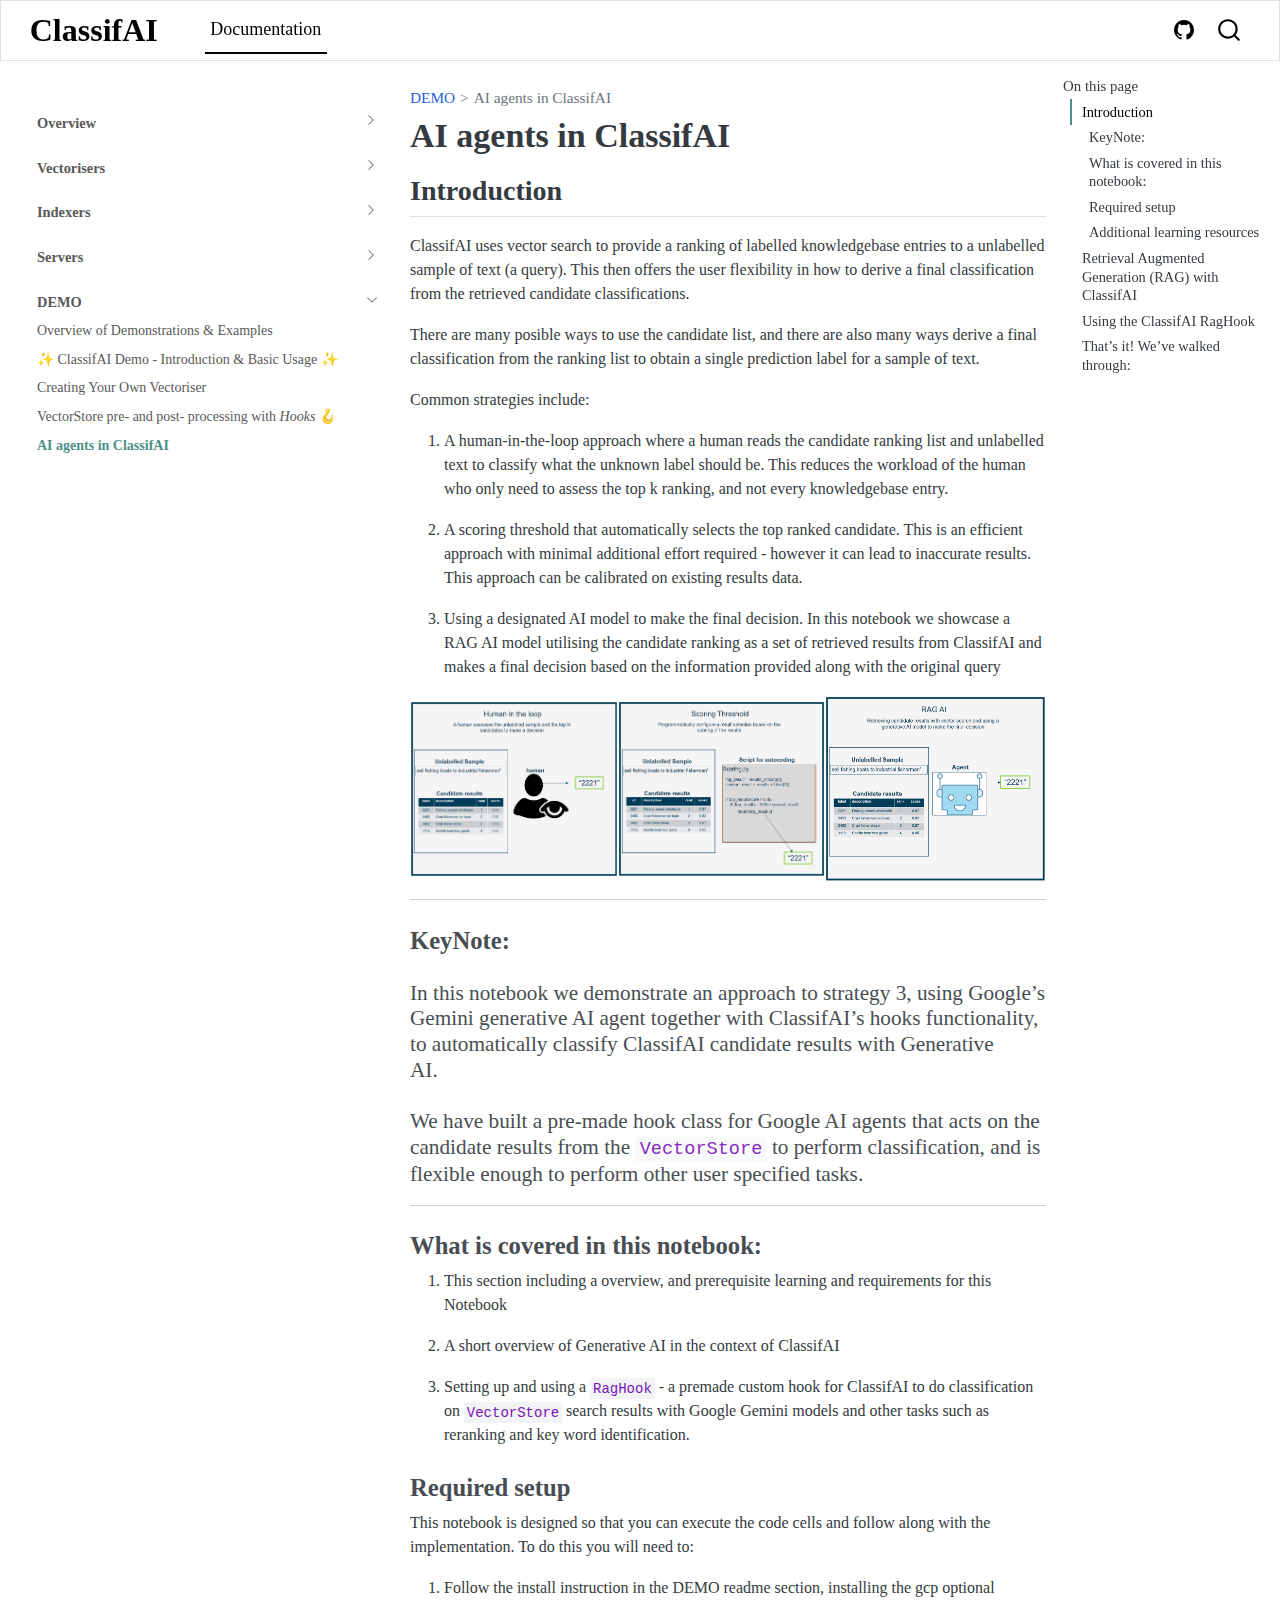
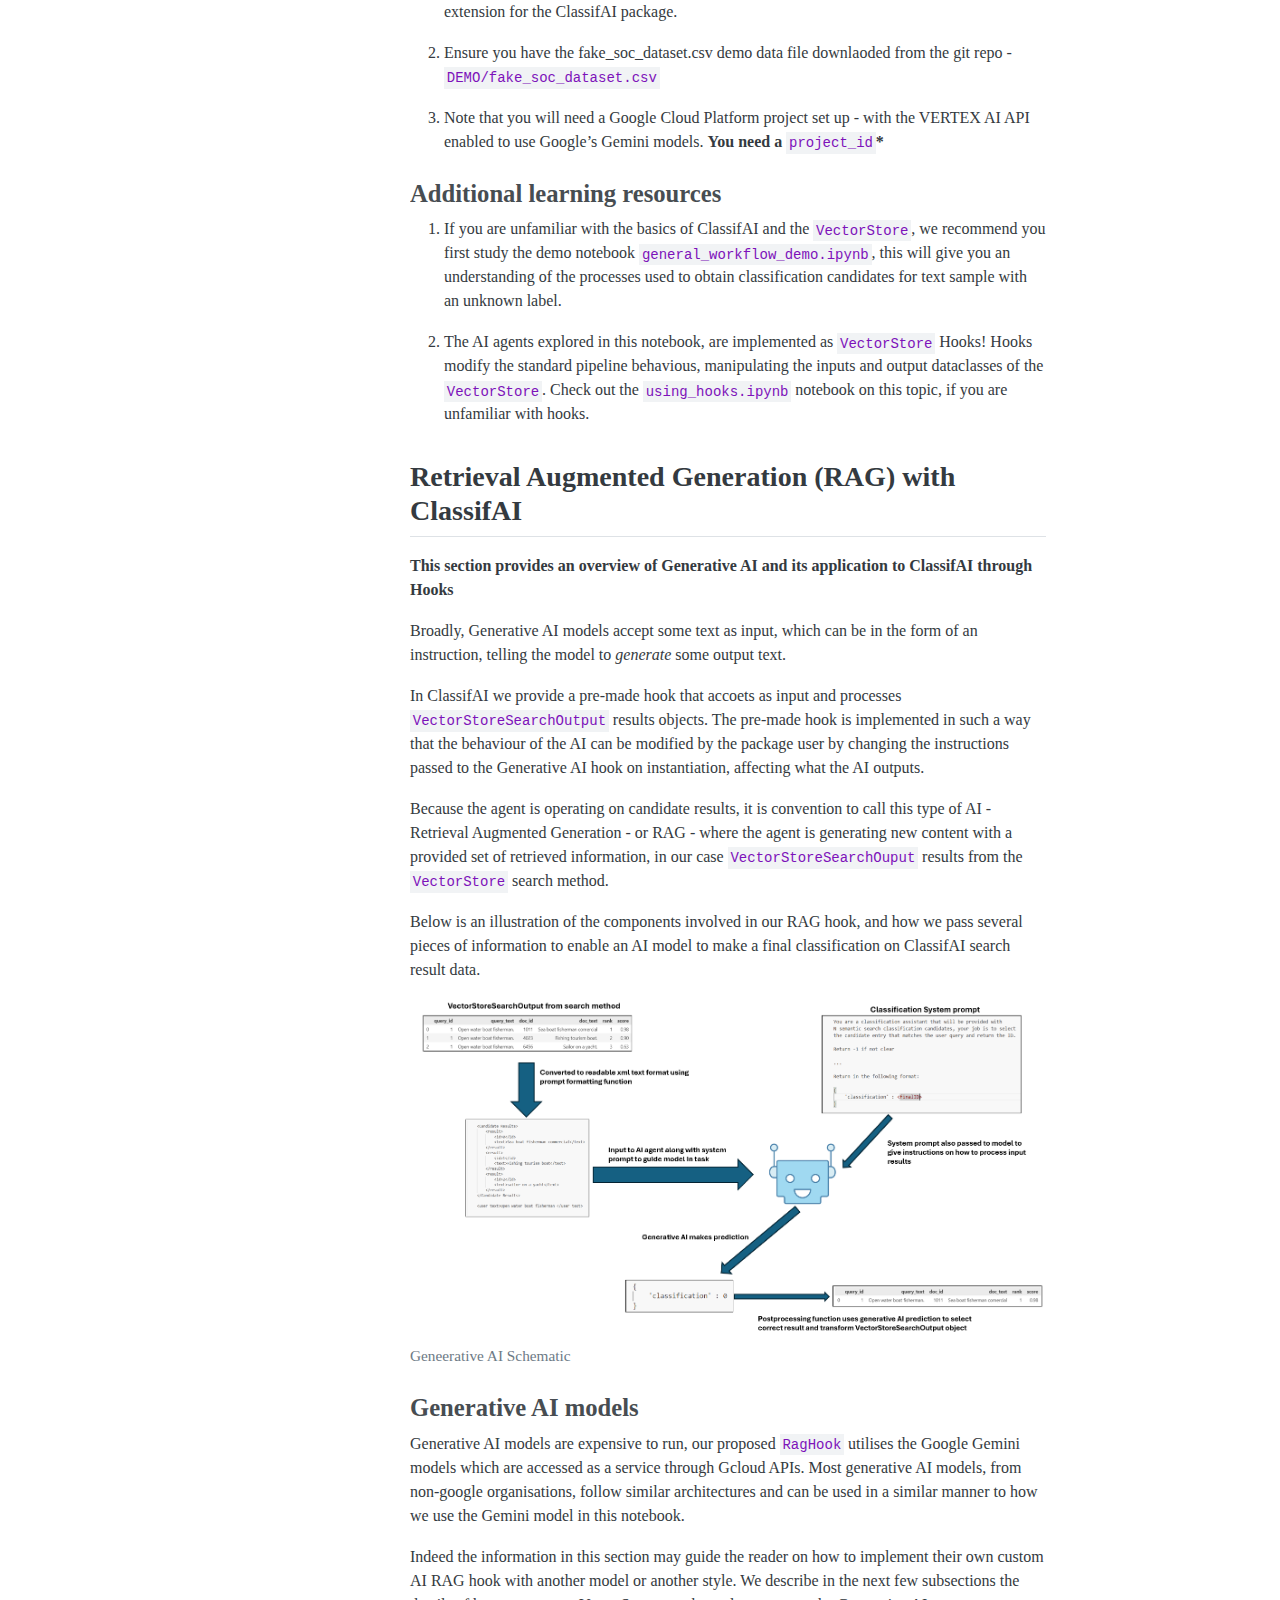
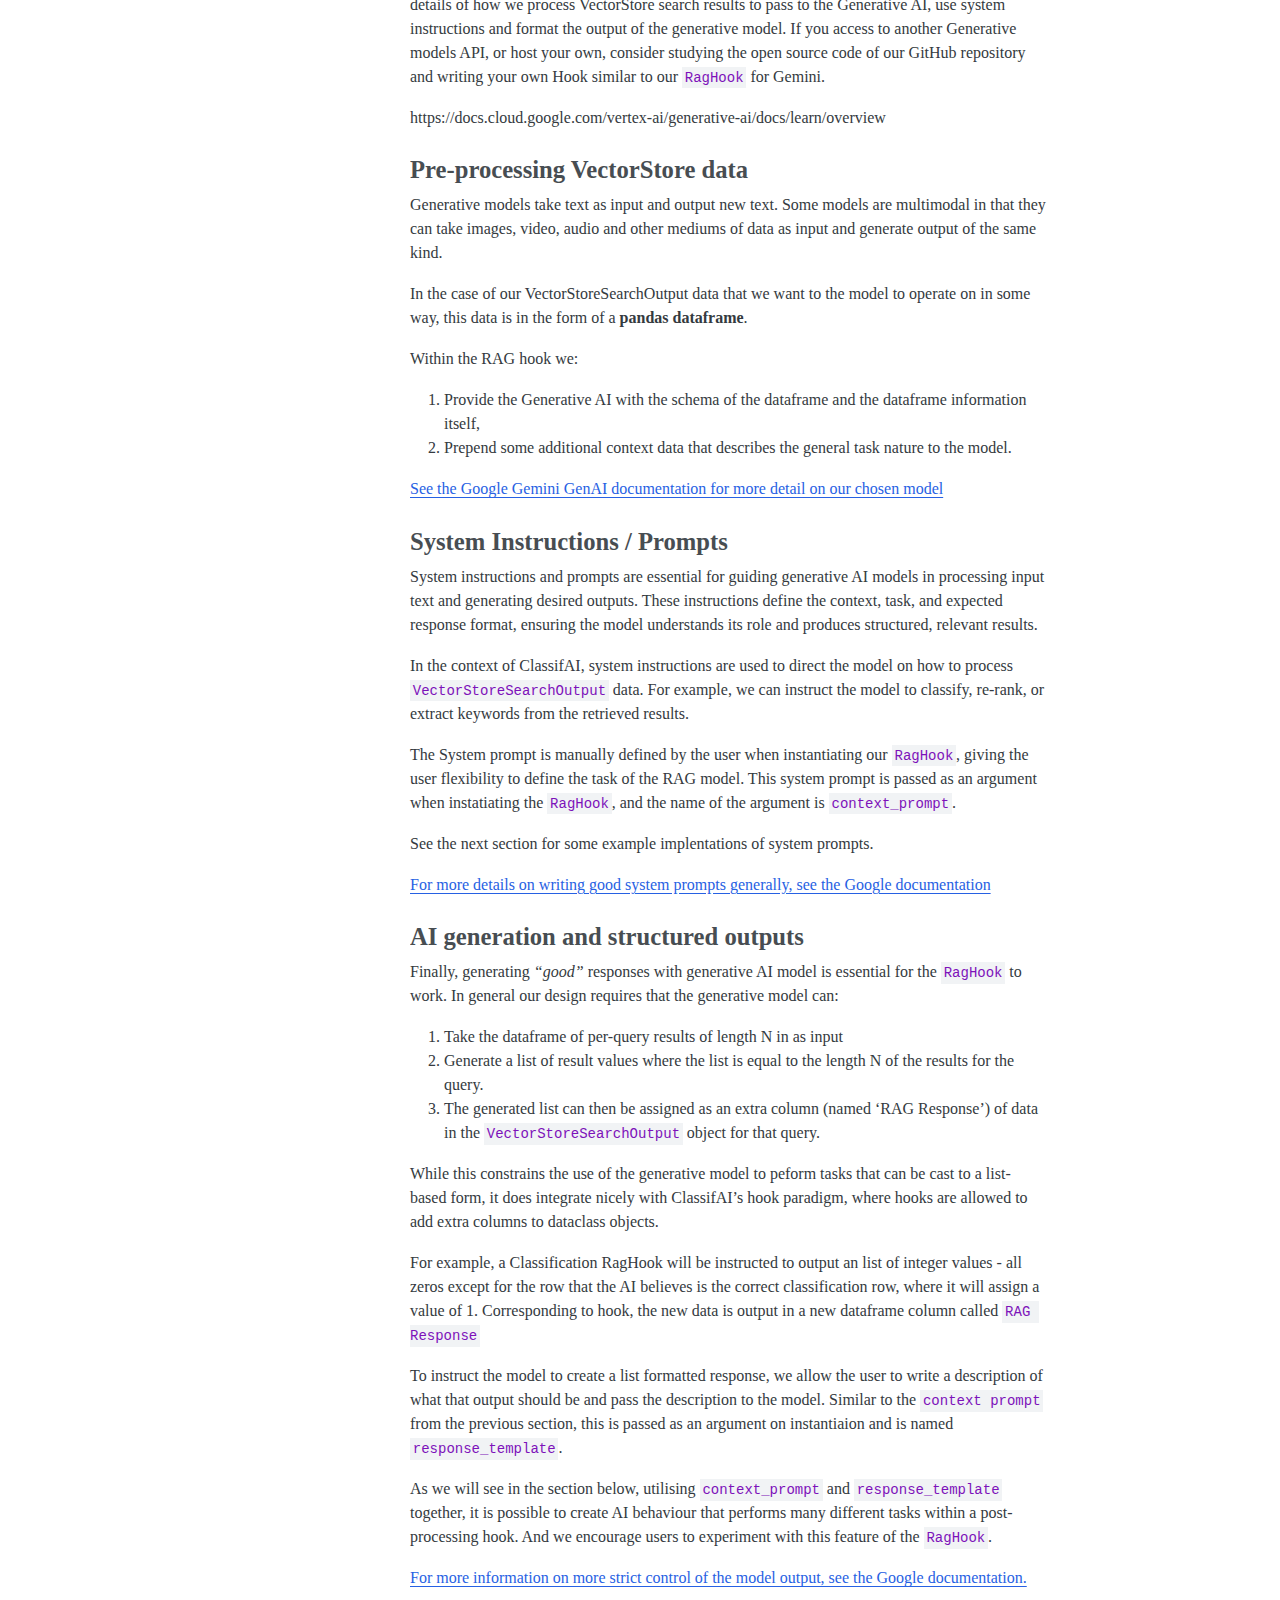
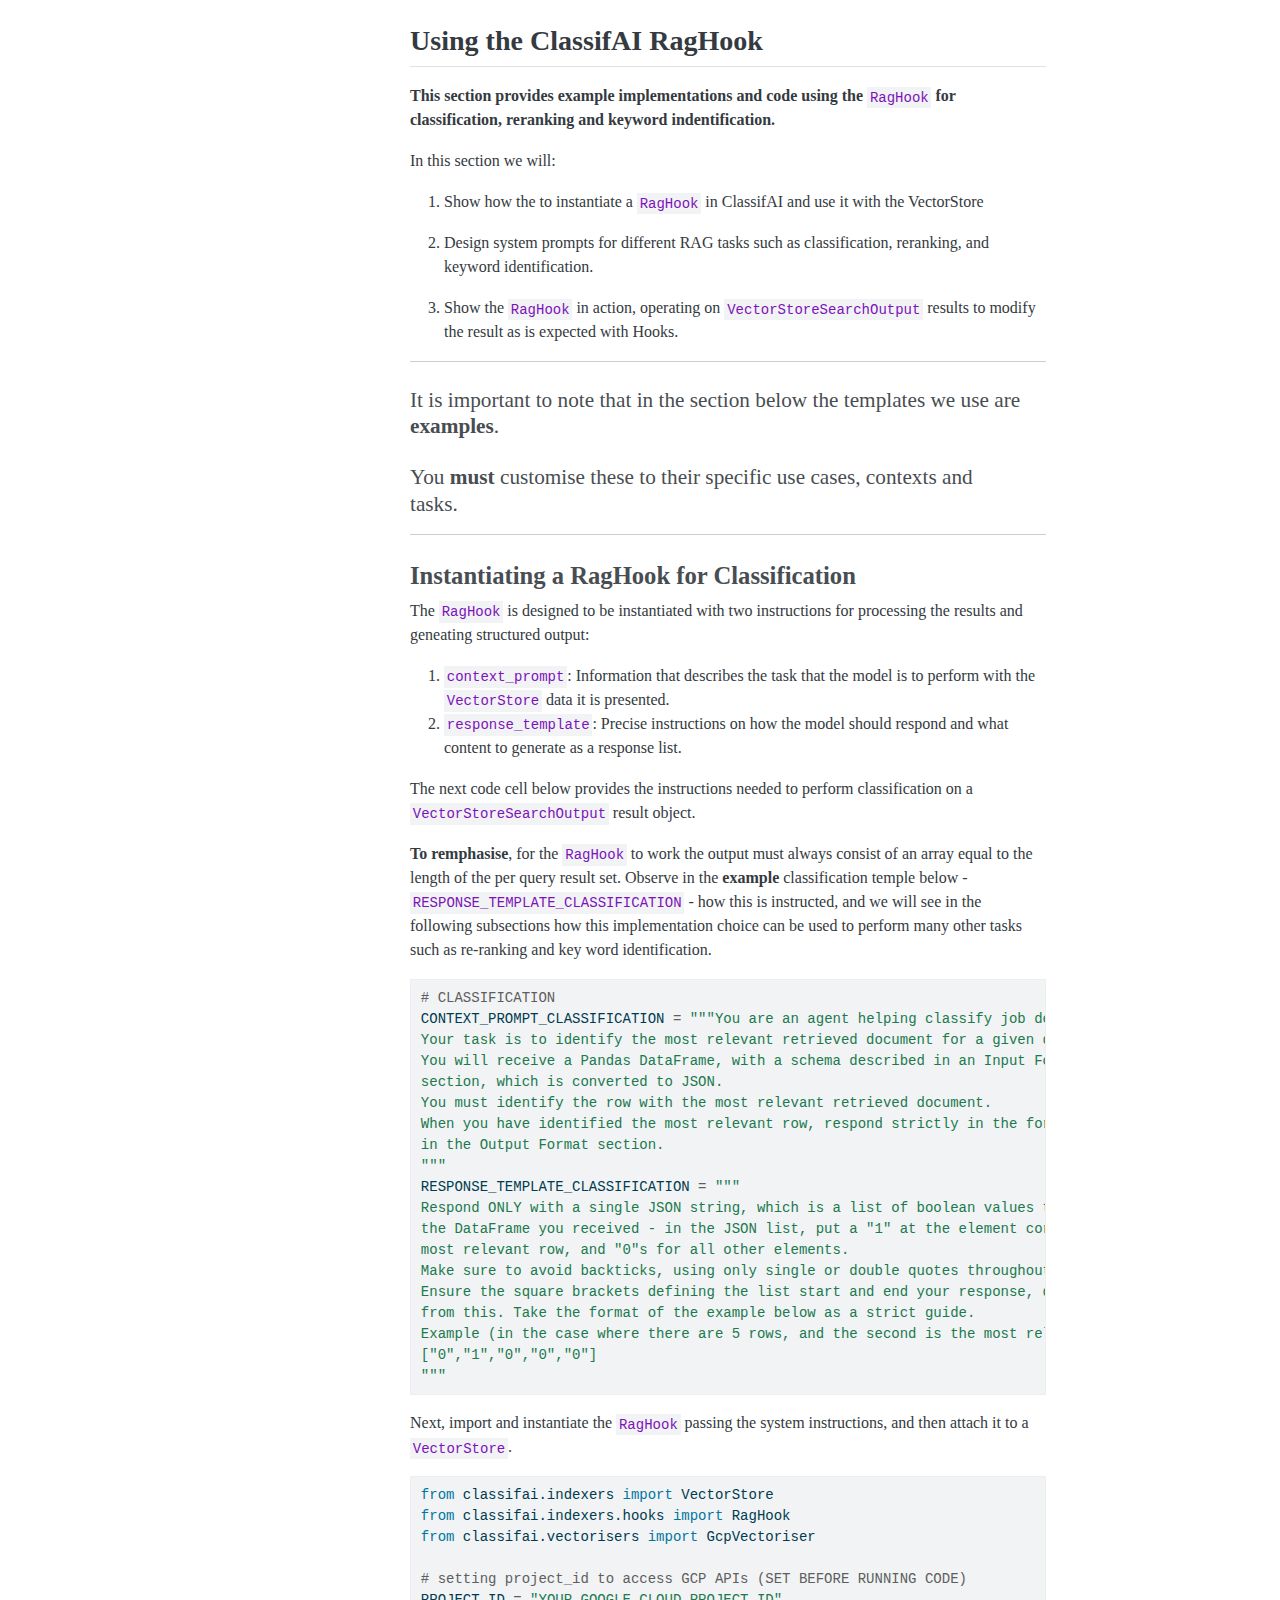
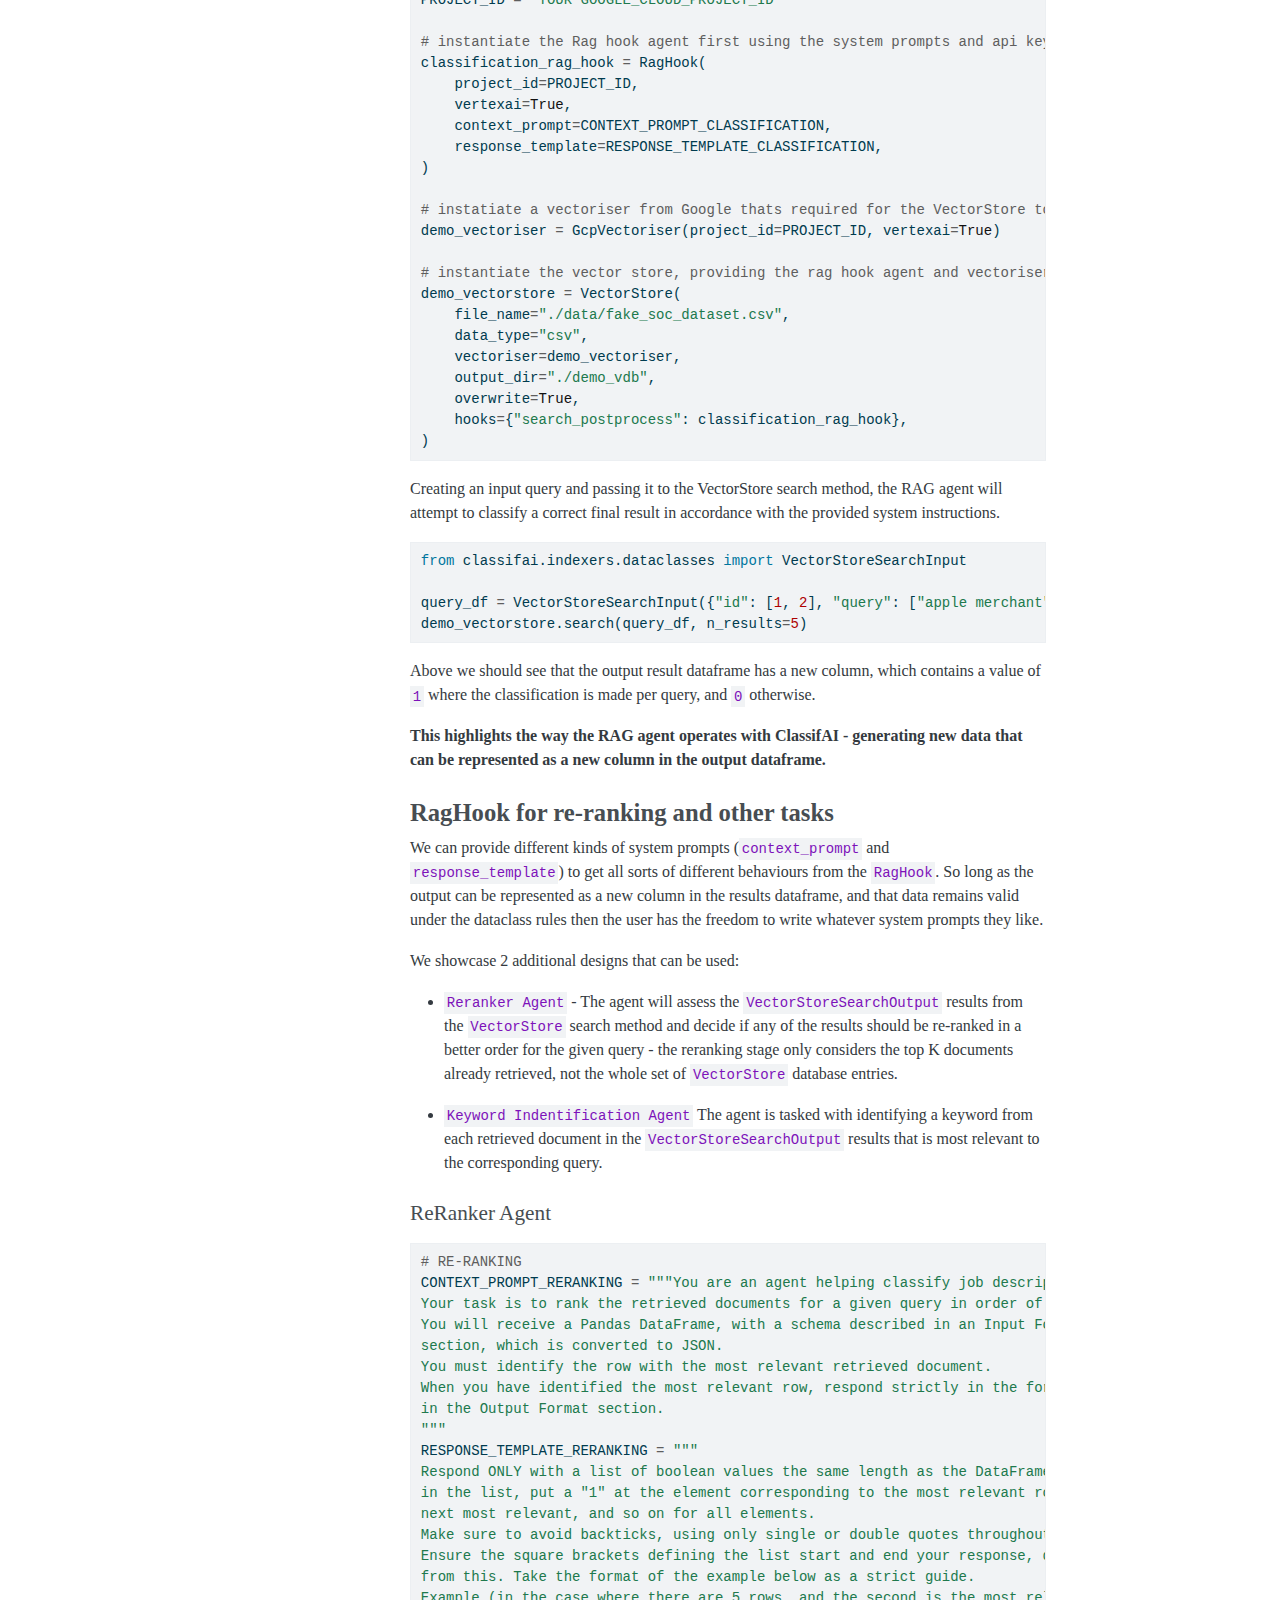
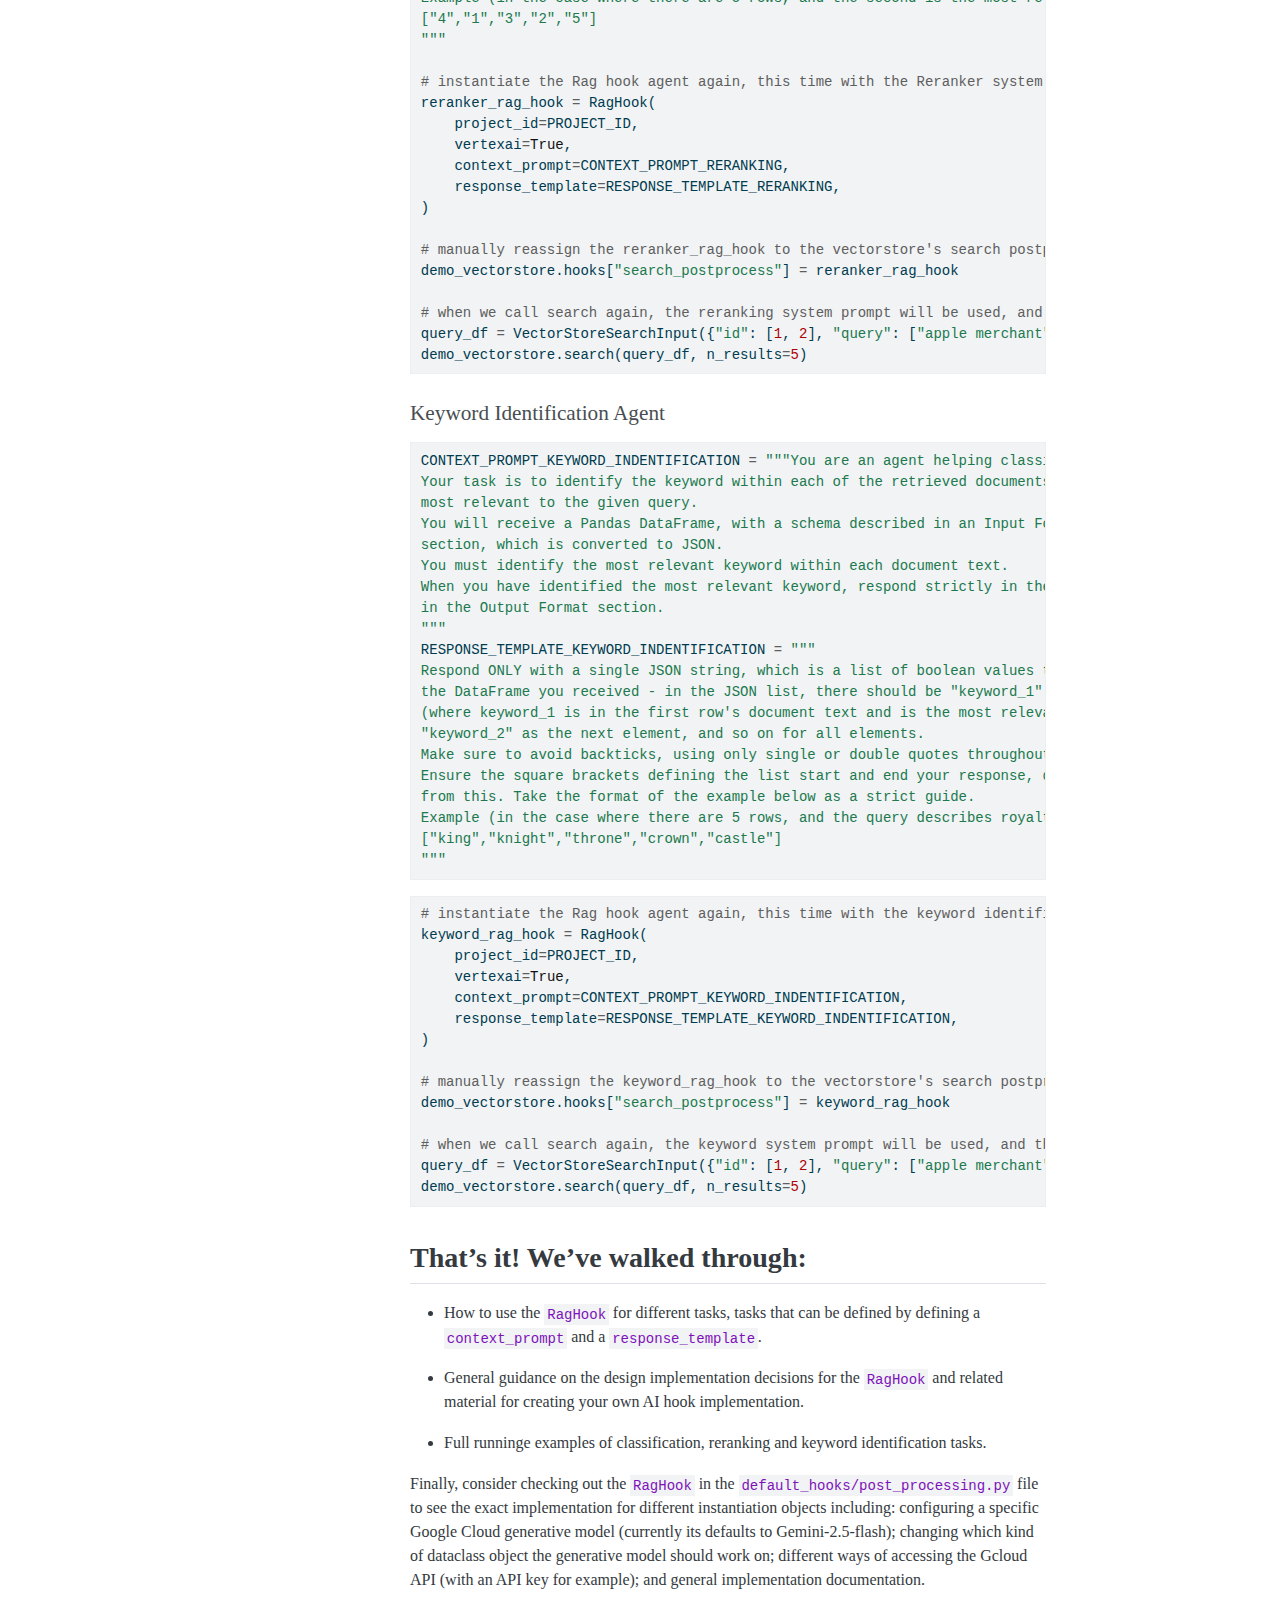
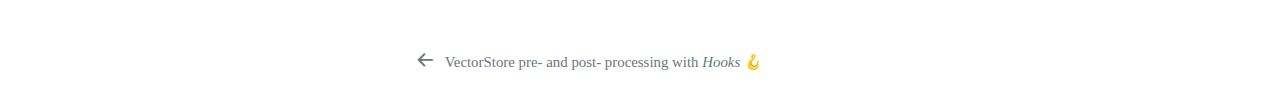
<file: DEMO/ai_agent_hooks.html>
<!DOCTYPE html>
<html xmlns="http://www.w3.org/1999/xhtml" lang="en" xml:lang="en"><head>

<meta charset="utf-8">
<meta name="generator" content="quarto-1.9.36">

<meta name="viewport" content="width=device-width, initial-scale=1.0, user-scalable=yes">


<title>AI agents in ClassifAI – ClassifAI</title>
<style>
/* Default styles provided by pandoc.
** See https://pandoc.org/MANUAL.html#variables-for-html for config info.
*/
code{white-space: pre-wrap;}
span.smallcaps{font-variant: small-caps;}
div.columns{display: flex; gap: min(4vw, 1.5em);}
div.column{flex: auto; overflow-x: auto;}
div.hanging-indent{margin-left: 1.5em; text-indent: -1.5em;}
ul.task-list{list-style: none;}
ul.task-list li input[type="checkbox"] {
  width: 0.8em;
  margin: 0 0.8em 0.2em -1em; /* quarto-specific, see https://github.com/quarto-dev/quarto-cli/issues/4556 */ 
  vertical-align: middle;
}
/* CSS for syntax highlighting */
html { -webkit-text-size-adjust: 100%; }
pre > code.sourceCode { white-space: pre; position: relative; }
pre > code.sourceCode > span { display: inline-block; line-height: 1.25; }
pre > code.sourceCode > span:empty { height: 1.2em; }
.sourceCode { overflow: visible; }
code.sourceCode > span { color: inherit; text-decoration: inherit; }
div.sourceCode { margin: 1em 0; }
pre.sourceCode { margin: 0; }
@media screen {
div.sourceCode { overflow: auto; }
}
@media print {
pre > code.sourceCode { white-space: pre-wrap; }
pre > code.sourceCode > span { text-indent: -5em; padding-left: 5em; }
}
pre.numberSource code
  { counter-reset: source-line 0; }
pre.numberSource code > span
  { position: relative; left: -4em; counter-increment: source-line; }
pre.numberSource code > span > a:first-child::before
  { content: counter(source-line);
    position: relative; left: -1em; text-align: right; vertical-align: baseline;
    border: none; display: inline-block;
    -webkit-touch-callout: none; -webkit-user-select: none;
    -khtml-user-select: none; -moz-user-select: none;
    -ms-user-select: none; user-select: none;
    padding: 0 4px; width: 4em;
  }
pre.numberSource { margin-left: 3em;  padding-left: 4px; }
div.sourceCode
  {   }
@media screen {
pre > code.sourceCode > span > a:first-child::before { text-decoration: underline; }
}
</style>


<script src="../site_libs/quarto-nav/quarto-nav.js"></script>
<script src="../site_libs/quarto-nav/headroom.min.js"></script>
<script src="../site_libs/clipboard/clipboard.min.js"></script>
<script src="../site_libs/quarto-search/autocomplete.umd.js"></script>
<script src="../site_libs/quarto-search/fuse.min.js"></script>
<script src="../site_libs/quarto-search/quarto-search.js"></script>
<meta name="quarto:offset" content="../">
<link href="../DEMO/using_hooks.html" rel="prev">
<link href="../ons_favicon.ico" rel="icon">
<script src="../site_libs/quarto-html/quarto.js" type="module"></script>
<script src="../site_libs/quarto-html/tabsets/tabsets.js" type="module"></script>
<script src="../site_libs/quarto-html/popper.min.js"></script>
<script src="../site_libs/quarto-html/tippy.umd.min.js"></script>
<script src="../site_libs/quarto-html/anchor.min.js"></script>
<link href="../site_libs/quarto-html/tippy.css" rel="stylesheet">
<link href="../site_libs/quarto-html/quarto-syntax-highlighting-845c23b38eaddc0f92fda52bfe77a8c8.css" rel="stylesheet" id="quarto-text-highlighting-styles">
<script src="../site_libs/bootstrap/bootstrap.min.js"></script>
<link href="../site_libs/bootstrap/bootstrap-icons.css" rel="stylesheet">
<link href="../site_libs/bootstrap/bootstrap-24111f2d7671a07c32a60419c31bd4a3.min.css" rel="stylesheet" append-hash="true" id="quarto-bootstrap" data-mode="light">
<script id="quarto-search-options" type="application/json">{
  "location": "navbar",
  "copy-button": false,
  "collapse-after": 3,
  "panel-placement": "end",
  "type": "overlay",
  "limit": 50,
  "keyboard-shortcut": [
    "f",
    "/",
    "s"
  ],
  "show-item-context": false,
  "language": {
    "search-no-results-text": "No results",
    "search-matching-documents-text": "matching documents",
    "search-copy-link-title": "Copy link to search",
    "search-hide-matches-text": "Hide additional matches",
    "search-more-match-text": "more match in this document",
    "search-more-matches-text": "more matches in this document",
    "search-clear-button-title": "Clear",
    "search-text-placeholder": "",
    "search-detached-cancel-button-title": "Cancel",
    "search-submit-button-title": "Submit",
    "search-label": "Search"
  }
}</script>


<link rel="stylesheet" href="../styles.css">
</head>

<body class="nav-sidebar floating nav-fixed quarto-light">

<div id="quarto-search-results"></div>
  <header id="quarto-header" class="headroom fixed-top">
    <nav class="navbar navbar-expand-lg " data-bs-theme="dark">
      <div class="navbar-container container-fluid">
      <div class="navbar-brand-container mx-auto">
    <a class="navbar-brand" href="../index.html">
    <span class="navbar-title">ClassifAI</span>
    </a>
  </div>
            <div id="quarto-search" class="" title="Search"></div>
          <button class="navbar-toggler" type="button" data-bs-toggle="collapse" data-bs-target="#navbarCollapse" aria-controls="navbarCollapse" role="menu" aria-expanded="false" aria-label="Toggle navigation" onclick="if (window.quartoToggleHeadroom) { window.quartoToggleHeadroom(); }">
  <span class="navbar-toggler-icon"></span>
</button>
          <div class="collapse navbar-collapse" id="navbarCollapse">
            <ul class="navbar-nav navbar-nav-scroll me-auto">
  <li class="nav-item">
    <a class="nav-link active" href="../docs/index.html" aria-current="page"> 
<span class="menu-text">Documentation</span></a>
  </li>  
</ul>
            <ul class="navbar-nav navbar-nav-scroll ms-auto">
  <li class="nav-item compact">
    <a class="nav-link" href="https://github.com/datasciencecampus/classifai"> <i class="bi bi-github" role="img">
</i> 
<span class="menu-text"></span></a>
  </li>  
</ul>
          </div> <!-- /navcollapse -->
            <div class="quarto-navbar-tools">
</div>
      </div> <!-- /container-fluid -->
    </nav>
  <nav class="quarto-secondary-nav">
    <div class="container-fluid d-flex">
      <button type="button" class="quarto-btn-toggle btn" data-bs-toggle="collapse" role="button" data-bs-target=".quarto-sidebar-collapse-item" aria-controls="quarto-sidebar" aria-expanded="false" aria-label="Toggle sidebar navigation" onclick="if (window.quartoToggleHeadroom) { window.quartoToggleHeadroom(); }">
        <i class="bi bi-layout-text-sidebar-reverse"></i>
      </button>
        <nav class="quarto-page-breadcrumbs" aria-label="breadcrumb"><ol class="breadcrumb"><li class="breadcrumb-item"><a href="../DEMO/README.html">DEMO</a></li><li class="breadcrumb-item"><a href="../DEMO/ai_agent_hooks.html">AI agents in ClassifAI</a></li></ol></nav>
        <a class="flex-grow-1" role="navigation" data-bs-toggle="collapse" data-bs-target=".quarto-sidebar-collapse-item" aria-controls="quarto-sidebar" aria-expanded="false" aria-label="Toggle sidebar navigation" onclick="if (window.quartoToggleHeadroom) { window.quartoToggleHeadroom(); }">      
        </a>
    </div>
  </nav>
</header>
<!-- content -->
<div id="quarto-content" class="quarto-container page-columns page-rows-contents page-layout-article page-navbar">
<!-- sidebar -->
  <nav id="quarto-sidebar" class="sidebar collapse collapse-horizontal quarto-sidebar-collapse-item sidebar-navigation floating overflow-auto">
    <div class="sidebar-menu-container"> 
    <ul class="list-unstyled mt-1">
        <li class="sidebar-item sidebar-item-section">
      <div class="sidebar-item-container"> 
            <a class="sidebar-item-text sidebar-link text-start collapsed" data-bs-toggle="collapse" data-bs-target="#quarto-sidebar-section-1" role="navigation" aria-expanded="false">
 <span class="menu-text">Overview</span></a>
          <a class="sidebar-item-toggle text-start collapsed" data-bs-toggle="collapse" data-bs-target="#quarto-sidebar-section-1" role="navigation" aria-expanded="false" aria-label="Toggle section">
            <i class="bi bi-chevron-right ms-2"></i>
          </a> 
      </div>
      <ul id="quarto-sidebar-section-1" class="collapse list-unstyled sidebar-section depth1 ">  
          <li class="sidebar-item">
  <div class="sidebar-item-container"> 
  <a href="../docs/index.html" class="sidebar-item-text sidebar-link">
 <span class="menu-text">Function reference</span></a>
  </div>
</li>
      </ul>
  </li>
        <li class="sidebar-item sidebar-item-section">
      <div class="sidebar-item-container"> 
            <a class="sidebar-item-text sidebar-link text-start collapsed" data-bs-toggle="collapse" data-bs-target="#quarto-sidebar-section-2" role="navigation" aria-expanded="false">
 <span class="menu-text">Vectorisers</span></a>
          <a class="sidebar-item-toggle text-start collapsed" data-bs-toggle="collapse" data-bs-target="#quarto-sidebar-section-2" role="navigation" aria-expanded="false" aria-label="Toggle section">
            <i class="bi bi-chevron-right ms-2"></i>
          </a> 
      </div>
      <ul id="quarto-sidebar-section-2" class="collapse list-unstyled sidebar-section depth1 ">  
          <li class="sidebar-item sidebar-item-section">
      <div class="sidebar-item-container"> 
            <a class="sidebar-item-text sidebar-link text-start collapsed" data-bs-toggle="collapse" data-bs-target="#quarto-sidebar-section-3" role="navigation" aria-expanded="false">
 <span class="menu-text">Vectorisers Overview</span></a>
          <a class="sidebar-item-toggle text-start collapsed" data-bs-toggle="collapse" data-bs-target="#quarto-sidebar-section-3" role="navigation" aria-expanded="false" aria-label="Toggle section">
            <i class="bi bi-chevron-right ms-2"></i>
          </a> 
      </div>
      <ul id="quarto-sidebar-section-3" class="collapse list-unstyled sidebar-section depth2 ">  
          <li class="sidebar-item">
  <div class="sidebar-item-container"> 
  <a href="../docs/vectorisers.html" class="sidebar-item-text sidebar-link">
 <span class="menu-text">vectorisers</span></a>
  </div>
</li>
          <li class="sidebar-item">
  <div class="sidebar-item-container"> 
  <a href="../docs/vectorisers.base.VectoriserBase.html" class="sidebar-item-text sidebar-link">
 <span class="menu-text">vectorisers.base.VectoriserBase</span></a>
  </div>
</li>
          <li class="sidebar-item">
  <div class="sidebar-item-container"> 
  <a href="../docs/vectorisers.base.VectoriserBase.transform.html" class="sidebar-item-text sidebar-link">
 <span class="menu-text">vectorisers.base.VectoriserBase.transform</span></a>
  </div>
</li>
      </ul>
  </li>
          <li class="sidebar-item sidebar-item-section">
      <div class="sidebar-item-container"> 
            <a class="sidebar-item-text sidebar-link text-start collapsed" data-bs-toggle="collapse" data-bs-target="#quarto-sidebar-section-4" role="navigation" aria-expanded="false">
 <span class="menu-text">Specific Vectorisers</span></a>
          <a class="sidebar-item-toggle text-start collapsed" data-bs-toggle="collapse" data-bs-target="#quarto-sidebar-section-4" role="navigation" aria-expanded="false" aria-label="Toggle section">
            <i class="bi bi-chevron-right ms-2"></i>
          </a> 
      </div>
      <ul id="quarto-sidebar-section-4" class="collapse list-unstyled sidebar-section depth2 ">  
          <li class="sidebar-item">
  <div class="sidebar-item-container"> 
  <a href="../docs/vectorisers.huggingface.HuggingFaceVectoriser.html" class="sidebar-item-text sidebar-link">
 <span class="menu-text">vectorisers.huggingface.HuggingFaceVectoriser</span></a>
  </div>
</li>
          <li class="sidebar-item">
  <div class="sidebar-item-container"> 
  <a href="../docs/vectorisers.ollama.OllamaVectoriser.html" class="sidebar-item-text sidebar-link">
 <span class="menu-text">vectorisers.ollama.OllamaVectoriser</span></a>
  </div>
</li>
          <li class="sidebar-item">
  <div class="sidebar-item-container"> 
  <a href="../docs/vectorisers.gcp.GcpVectoriser.html" class="sidebar-item-text sidebar-link">
 <span class="menu-text">vectorisers.gcp.GcpVectoriser</span></a>
  </div>
</li>
      </ul>
  </li>
      </ul>
  </li>
        <li class="sidebar-item sidebar-item-section">
      <div class="sidebar-item-container"> 
            <a class="sidebar-item-text sidebar-link text-start collapsed" data-bs-toggle="collapse" data-bs-target="#quarto-sidebar-section-5" role="navigation" aria-expanded="false">
 <span class="menu-text">Indexers</span></a>
          <a class="sidebar-item-toggle text-start collapsed" data-bs-toggle="collapse" data-bs-target="#quarto-sidebar-section-5" role="navigation" aria-expanded="false" aria-label="Toggle section">
            <i class="bi bi-chevron-right ms-2"></i>
          </a> 
      </div>
      <ul id="quarto-sidebar-section-5" class="collapse list-unstyled sidebar-section depth1 ">  
          <li class="sidebar-item">
  <div class="sidebar-item-container"> 
  <a href="../docs/indexers.html" class="sidebar-item-text sidebar-link">
 <span class="menu-text">indexers</span></a>
  </div>
</li>
          <li class="sidebar-item">
  <div class="sidebar-item-container"> 
  <a href="../docs/indexers.VectorStore.html" class="sidebar-item-text sidebar-link">
 <span class="menu-text">indexers.VectorStore</span></a>
  </div>
</li>
          <li class="sidebar-item">
  <div class="sidebar-item-container"> 
  <a href="../docs/indexers.VectorStore.embed.html" class="sidebar-item-text sidebar-link">
 <span class="menu-text">indexers.VectorStore.embed</span></a>
  </div>
</li>
          <li class="sidebar-item">
  <div class="sidebar-item-container"> 
  <a href="../docs/indexers.VectorStore.search.html" class="sidebar-item-text sidebar-link">
 <span class="menu-text">indexers.VectorStore.search</span></a>
  </div>
</li>
          <li class="sidebar-item">
  <div class="sidebar-item-container"> 
  <a href="../docs/indexers.VectorStore.reverse_search.html" class="sidebar-item-text sidebar-link">
 <span class="menu-text">indexers.VectorStore.reverse_search</span></a>
  </div>
</li>
          <li class="sidebar-item">
  <div class="sidebar-item-container"> 
  <a href="../docs/indexers.VectorStore.from_filespace.html" class="sidebar-item-text sidebar-link">
 <span class="menu-text">indexers.VectorStore.from_filespace</span></a>
  </div>
</li>
          <li class="sidebar-item">
  <div class="sidebar-item-container"> 
  <a href="../docs/indexers.dataclasses.html" class="sidebar-item-text sidebar-link">
 <span class="menu-text">indexers.dataclasses</span></a>
  </div>
</li>
          <li class="sidebar-item sidebar-item-section">
      <div class="sidebar-item-container"> 
            <a class="sidebar-item-text sidebar-link text-start collapsed" data-bs-toggle="collapse" data-bs-target="#quarto-sidebar-section-6" role="navigation" aria-expanded="false">
 <span class="menu-text">Hooks</span></a>
          <a class="sidebar-item-toggle text-start collapsed" data-bs-toggle="collapse" data-bs-target="#quarto-sidebar-section-6" role="navigation" aria-expanded="false" aria-label="Toggle section">
            <i class="bi bi-chevron-right ms-2"></i>
          </a> 
      </div>
      <ul id="quarto-sidebar-section-6" class="collapse list-unstyled sidebar-section depth2 ">  
          <li class="sidebar-item">
  <div class="sidebar-item-container"> 
  <a href="../docs/indexers.hooks.html" class="sidebar-item-text sidebar-link">
 <span class="menu-text">indexers.hooks</span></a>
  </div>
</li>
          <li class="sidebar-item">
  <div class="sidebar-item-container"> 
  <a href="../docs/indexers.hooks.hook_factory.HookBase.html" class="sidebar-item-text sidebar-link">
 <span class="menu-text">indexers.hooks.hook_factory.HookBase</span></a>
  </div>
</li>
          <li class="sidebar-item">
  <div class="sidebar-item-container"> 
  <a href="../docs/indexers.hooks.default_hooks.html" class="sidebar-item-text sidebar-link">
 <span class="menu-text">indexers.hooks.default_hooks</span></a>
  </div>
</li>
          <li class="sidebar-item">
  <div class="sidebar-item-container"> 
  <a href="../docs/indexers.hooks.default_hooks.preprocessing.html" class="sidebar-item-text sidebar-link">
 <span class="menu-text">indexers.hooks.default_hooks.preprocessing</span></a>
  </div>
</li>
          <li class="sidebar-item">
  <div class="sidebar-item-container"> 
  <a href="../docs/indexers.hooks.default_hooks.preprocessing.CapitalisationStandardisingHook.html" class="sidebar-item-text sidebar-link">
 <span class="menu-text">indexers.hooks.default_hooks.preprocessing.CapitalisationStandardisingHook</span></a>
  </div>
</li>
          <li class="sidebar-item">
  <div class="sidebar-item-container"> 
  <a href="../docs/indexers.hooks.default_hooks.postprocessing.html" class="sidebar-item-text sidebar-link">
 <span class="menu-text">indexers.hooks.default_hooks.postprocessing</span></a>
  </div>
</li>
          <li class="sidebar-item">
  <div class="sidebar-item-container"> 
  <a href="../docs/indexers.hooks.default_hooks.postprocessing.DeduplicationHook.html" class="sidebar-item-text sidebar-link">
 <span class="menu-text">indexers.hooks.default_hooks.postprocessing.DeduplicationHook</span></a>
  </div>
</li>
          <li class="sidebar-item">
  <div class="sidebar-item-container"> 
  <a href="../docs/indexers.hooks.default_hooks.postprocessing.RagHook.html" class="sidebar-item-text sidebar-link">
 <span class="menu-text">indexers.hooks.default_hooks.postprocessing.RagHook</span></a>
  </div>
</li>
      </ul>
  </li>
      </ul>
  </li>
        <li class="sidebar-item sidebar-item-section">
      <div class="sidebar-item-container"> 
            <a class="sidebar-item-text sidebar-link text-start collapsed" data-bs-toggle="collapse" data-bs-target="#quarto-sidebar-section-7" role="navigation" aria-expanded="false">
 <span class="menu-text">Servers</span></a>
          <a class="sidebar-item-toggle text-start collapsed" data-bs-toggle="collapse" data-bs-target="#quarto-sidebar-section-7" role="navigation" aria-expanded="false" aria-label="Toggle section">
            <i class="bi bi-chevron-right ms-2"></i>
          </a> 
      </div>
      <ul id="quarto-sidebar-section-7" class="collapse list-unstyled sidebar-section depth1 ">  
          <li class="sidebar-item">
  <div class="sidebar-item-container"> 
  <a href="../docs/servers.html" class="sidebar-item-text sidebar-link">
 <span class="menu-text">servers</span></a>
  </div>
</li>
          <li class="sidebar-item">
  <div class="sidebar-item-container"> 
  <a href="../docs/servers.get_router.html" class="sidebar-item-text sidebar-link">
 <span class="menu-text">servers.get_router</span></a>
  </div>
</li>
          <li class="sidebar-item">
  <div class="sidebar-item-container"> 
  <a href="../docs/servers.get_server.html" class="sidebar-item-text sidebar-link">
 <span class="menu-text">servers.get_server</span></a>
  </div>
</li>
          <li class="sidebar-item">
  <div class="sidebar-item-container"> 
  <a href="../docs/servers.run_server.html" class="sidebar-item-text sidebar-link">
 <span class="menu-text">servers.run_server</span></a>
  </div>
</li>
          <li class="sidebar-item">
  <div class="sidebar-item-container"> 
  <a href="../docs/servers.make_endpoints.html" class="sidebar-item-text sidebar-link">
 <span class="menu-text">servers.make_endpoints</span></a>
  </div>
</li>
      </ul>
  </li>
        <li class="sidebar-item sidebar-item-section">
      <div class="sidebar-item-container"> 
            <a class="sidebar-item-text sidebar-link text-start" data-bs-toggle="collapse" data-bs-target="#quarto-sidebar-section-8" role="navigation" aria-expanded="true">
 <span class="menu-text">DEMO</span></a>
          <a class="sidebar-item-toggle text-start" data-bs-toggle="collapse" data-bs-target="#quarto-sidebar-section-8" role="navigation" aria-expanded="true" aria-label="Toggle section">
            <i class="bi bi-chevron-right ms-2"></i>
          </a> 
      </div>
      <ul id="quarto-sidebar-section-8" class="collapse list-unstyled sidebar-section depth1 show">  
          <li class="sidebar-item">
  <div class="sidebar-item-container"> 
  <a href="../DEMO/README.html" class="sidebar-item-text sidebar-link">
 <span class="menu-text">Overview of Demonstrations &amp; Examples</span></a>
  </div>
</li>
          <li class="sidebar-item">
  <div class="sidebar-item-container"> 
  <a href="../DEMO/general_workflow_demo.html" class="sidebar-item-text sidebar-link">
 <span class="menu-text">✨ ClassifAI Demo - Introduction &amp; Basic Usage ✨</span></a>
  </div>
</li>
          <li class="sidebar-item">
  <div class="sidebar-item-container"> 
  <a href="../DEMO/custom_vectoriser.html" class="sidebar-item-text sidebar-link">
 <span class="menu-text">Creating Your Own Vectoriser</span></a>
  </div>
</li>
          <li class="sidebar-item">
  <div class="sidebar-item-container"> 
  <a href="../DEMO/using_hooks.html" class="sidebar-item-text sidebar-link">
 <span class="menu-text">VectorStore pre- and post- processing with <em>Hooks</em> 🪝</span></a>
  </div>
</li>
          <li class="sidebar-item">
  <div class="sidebar-item-container"> 
  <a href="../DEMO/ai_agent_hooks.html" class="sidebar-item-text sidebar-link active">
 <span class="menu-text">AI agents in ClassifAI</span></a>
  </div>
</li>
      </ul>
  </li>
    </ul>
    </div>
</nav>
<div id="quarto-sidebar-glass" class="quarto-sidebar-collapse-item" data-bs-toggle="collapse" data-bs-target=".quarto-sidebar-collapse-item"></div>
<!-- margin-sidebar -->
    <div id="quarto-margin-sidebar" class="sidebar margin-sidebar">
        <nav id="TOC" role="doc-toc" class="toc-active">
    <h2 id="toc-title">On this page</h2>
   
  <ul>
  <li><a href="#introduction" id="toc-introduction" class="nav-link active" data-scroll-target="#introduction">Introduction</a>
  <ul class="collapse">
  <li><a href="#keynote" id="toc-keynote" class="nav-link" data-scroll-target="#keynote">KeyNote:</a></li>
  <li><a href="#what-is-covered-in-this-notebook" id="toc-what-is-covered-in-this-notebook" class="nav-link" data-scroll-target="#what-is-covered-in-this-notebook">What is covered in this notebook:</a></li>
  <li><a href="#required-setup" id="toc-required-setup" class="nav-link" data-scroll-target="#required-setup">Required setup</a></li>
  <li><a href="#additional-learning-resources" id="toc-additional-learning-resources" class="nav-link" data-scroll-target="#additional-learning-resources">Additional learning resources</a></li>
  </ul></li>
  <li><a href="#retrieval-augmented-generation-rag-with-classifai" id="toc-retrieval-augmented-generation-rag-with-classifai" class="nav-link" data-scroll-target="#retrieval-augmented-generation-rag-with-classifai">Retrieval Augmented Generation (RAG) with ClassifAI</a>
  <ul class="collapse">
  <li><a href="#generative-ai-models" id="toc-generative-ai-models" class="nav-link" data-scroll-target="#generative-ai-models">Generative AI models</a></li>
  <li><a href="#pre-processing-vectorstore-data" id="toc-pre-processing-vectorstore-data" class="nav-link" data-scroll-target="#pre-processing-vectorstore-data">Pre-processing VectorStore data</a></li>
  <li><a href="#system-instructions-prompts" id="toc-system-instructions-prompts" class="nav-link" data-scroll-target="#system-instructions-prompts">System Instructions / Prompts</a></li>
  <li><a href="#ai-generation-and-structured-outputs" id="toc-ai-generation-and-structured-outputs" class="nav-link" data-scroll-target="#ai-generation-and-structured-outputs">AI generation and structured outputs</a></li>
  </ul></li>
  <li><a href="#using-the-classifai-raghook" id="toc-using-the-classifai-raghook" class="nav-link" data-scroll-target="#using-the-classifai-raghook">Using the ClassifAI RagHook</a>
  <ul class="collapse">
  <li><a href="#instantiating-a-raghook-for-classification" id="toc-instantiating-a-raghook-for-classification" class="nav-link" data-scroll-target="#instantiating-a-raghook-for-classification">Instantiating a RagHook for Classification</a></li>
  <li><a href="#raghook-for-re-ranking-and-other-tasks" id="toc-raghook-for-re-ranking-and-other-tasks" class="nav-link" data-scroll-target="#raghook-for-re-ranking-and-other-tasks">RagHook for re-ranking and other tasks</a></li>
  </ul></li>
  <li><a href="#thats-it-weve-walked-through" id="toc-thats-it-weve-walked-through" class="nav-link" data-scroll-target="#thats-it-weve-walked-through">That’s it! We’ve walked through:</a></li>
  </ul>
</nav>
    </div>
<!-- main -->
<main class="content" id="quarto-document-content">

<header id="title-block-header" class="quarto-title-block default"><nav class="quarto-page-breadcrumbs quarto-title-breadcrumbs d-none d-lg-block" aria-label="breadcrumb"><ol class="breadcrumb"><li class="breadcrumb-item"><a href="../DEMO/README.html">DEMO</a></li><li class="breadcrumb-item"><a href="../DEMO/ai_agent_hooks.html">AI agents in ClassifAI</a></li></ol></nav>
<div class="quarto-title">
<h1 class="title">AI agents in ClassifAI</h1>
</div>



<div class="quarto-title-meta">

    
  
    
  </div>
  


</header>


<section id="introduction" class="level2">
<h2 class="anchored" data-anchor-id="introduction">Introduction</h2>
<p>ClassifAI uses vector search to provide a ranking of labelled knowledgebase entries to a unlabelled sample of text (a query). This then offers the user flexibility in how to derive a final classification from the retrieved candidate classifications.</p>
<p>There are many posible ways to use the candidate list, and there are also many ways derive a final classification from the ranking list to obtain a single prediction label for a sample of text.</p>
<p>Common strategies include:</p>
<ol type="1">
<li><p>A human-in-the-loop approach where a human reads the candidate ranking list and unlabelled text to classify what the unknown label should be. This reduces the workload of the human who only need to assess the top k ranking, and not every knowledgebase entry.</p></li>
<li><p>A scoring threshold that automatically selects the top ranked candidate. This is an efficient approach with minimal additional effort required - however it can lead to inaccurate results. This approach can be calibrated on existing results data.</p></li>
<li><p>Using a designated AI model to make the final decision. In this notebook we showcase a RAG AI model utilising the candidate ranking as a set of retrieved results from ClassifAI and makes a final decision based on the information provided along with the original query</p></li>
</ol>
<table class="caption-top">
<colgroup>
<col style="width: 32%">
<col style="width: 32%">
<col style="width: 34%">
</colgroup>
<thead>
<tr class="header">
<th><img src="./files/human_in_the_loop.png" class="img-fluid" alt="Strategy 1"></th>
<th><img src="./files/scoring_threshold.png" class="img-fluid" alt="Strategy 2"></th>
<th><img src="./files/agent_classification.png" class="img-fluid" alt="Strategy 3"></th>
</tr>
</thead>
<tbody>
</tbody>
</table>
<hr>
<section id="keynote" class="level3">
<h3 class="anchored" data-anchor-id="keynote">KeyNote:</h3>
<section id="[base64]." class="level4">
<h4 class="anchored" data-anchor-id="[base64].">In this notebook we demonstrate an approach to strategy 3, using Google’s Gemini generative AI agent together with ClassifAI’s hooks functionality, to automatically classify ClassifAI candidate results with Generative AI.</h4>
</section>
<section id="we-have-built-a-pre-made-hook-class-for-google-ai-agents-that-acts-on-the-candidate-results-from-the-vectorstore-to-perform-classification-and-is-flexible-enough-to-perform-other-user-specified-tasks." class="level4">
<h4 class="anchored" data-anchor-id="we-have-built-a-pre-made-hook-class-for-google-ai-agents-that-acts-on-the-candidate-results-from-the-vectorstore-to-perform-classification-and-is-flexible-enough-to-perform-other-user-specified-tasks.">We have built a pre-made hook class for Google AI agents that acts on the candidate results from the <code>VectorStore</code> to perform classification, and is flexible enough to perform other user specified tasks.</h4>
<hr>
</section>
</section>
<section id="what-is-covered-in-this-notebook" class="level3">
<h3 class="anchored" data-anchor-id="what-is-covered-in-this-notebook">What is covered in this notebook:</h3>
<ol type="1">
<li><p>This section including a overview, and prerequisite learning and requirements for this Notebook</p></li>
<li><p>A short overview of Generative AI in the context of ClassifAI</p></li>
<li><p>Setting up and using a <code>RagHook</code> - a premade custom hook for ClassifAI to do classification on <code>VectorStore</code> search results with Google Gemini models and other tasks such as reranking and key word identification.</p></li>
</ol>
</section>
<section id="required-setup" class="level3">
<h3 class="anchored" data-anchor-id="required-setup">Required setup</h3>
<p>This notebook is designed so that you can execute the code cells and follow along with the implementation. To do this you will need to:</p>
<ol type="1">
<li><p>Follow the install instruction in the DEMO readme section, installing the gcp optional extension for the ClassifAI package.</p></li>
<li><p>Ensure you have the fake_soc_dataset.csv demo data file downlaoded from the git repo - <code>DEMO/fake_soc_dataset.csv</code></p></li>
<li><p>Note that you will need a Google Cloud Platform project set up - with the VERTEX AI API enabled to use Google’s Gemini models. <b>You need a <code>project_id</code>*</b></p></li>
</ol>
</section>
<section id="additional-learning-resources" class="level3">
<h3 class="anchored" data-anchor-id="additional-learning-resources">Additional learning resources</h3>
<ol type="1">
<li><p>If you are unfamiliar with the basics of ClassifAI and the <code>VectorStore</code>, we recommend you first study the demo notebook <code>general_workflow_demo.ipynb</code>, this will give you an understanding of the processes used to obtain classification candidates for text sample with an unknown label.</p></li>
<li><p>The AI agents explored in this notebook, are implemented as <code>VectorStore</code> Hooks! Hooks modify the standard pipeline behavious, manipulating the inputs and output dataclasses of the <code>VectorStore</code>. Check out the <code>using_hooks.ipynb</code> notebook on this topic, if you are unfamiliar with hooks.</p></li>
</ol>
</section>
</section>
<section id="retrieval-augmented-generation-rag-with-classifai" class="level2">
<h2 class="anchored" data-anchor-id="retrieval-augmented-generation-rag-with-classifai">Retrieval Augmented Generation (RAG) with ClassifAI</h2>
<p><b>This section provides an overview of Generative AI and its application to ClassifAI through Hooks</b></p>
<p>Broadly, Generative AI models accept some text as input, which can be in the form of an instruction, telling the model to <em>generate</em> some output text.</p>
<p>In ClassifAI we provide a pre-made hook that accoets as input and processes <code>VectorStoreSearchOutput</code> results objects. The pre-made hook is implemented in such a way that the behaviour of the AI can be modified by the package user by changing the instructions passed to the Generative AI hook on instantiation, affecting what the AI outputs.</p>
<p>Because the agent is operating on candidate results, it is convention to call this type of AI - Retrieval Augmented Generation - or RAG - where the agent is generating new content with a provided set of retrieved information, in our case <code>VectorStoreSearchOuput</code> results from the <code>VectorStore</code> search method.</p>
<p>Below is an illustration of the components involved in our RAG hook, and how we pass several pieces of information to enable an AI model to make a final classification on ClassifAI search result data.</p>
<div class="quarto-figure quarto-figure-center">
<figure class="figure">
<p><img src="./files/e2e_genai_hook.png" class="img-fluid figure-img"></p>
<figcaption>Geneerative AI Schematic</figcaption>
</figure>
</div>
<section id="generative-ai-models" class="level3">
<h3 class="anchored" data-anchor-id="generative-ai-models">Generative AI models</h3>
<p>Generative AI models are expensive to run, our proposed <code>RagHook</code> utilises the Google Gemini models which are accessed as a service through Gcloud APIs. Most generative AI models, from non-google organisations, follow similar architectures and can be used in a similar manner to how we use the Gemini model in this notebook.</p>
<p>Indeed the information in this section may guide the reader on how to implement their own custom AI RAG hook with another model or another style. We describe in the next few subsections the details of how we process VectorStore search results to pass to the Generative AI, use system instructions and format the output of the generative model. If you access to another Generative models API, or host your own, consider studying the open source code of our GitHub repository and writing your own Hook similar to our <code>RagHook</code> for Gemini.</p>
<p>https://docs.cloud.google.com/vertex-ai/generative-ai/docs/learn/overview</p>
</section>
<section id="pre-processing-vectorstore-data" class="level3">
<h3 class="anchored" data-anchor-id="pre-processing-vectorstore-data">Pre-processing VectorStore data</h3>
<p>Generative models take text as input and output new text. Some models are multimodal in that they can take images, video, audio and other mediums of data as input and generate output of the same kind.</p>
<p>In the case of our VectorStoreSearchOutput data that we want to the model to operate on in some way, this data is in the form of a <b>pandas dataframe</b>.</p>
<p>Within the RAG hook we:</p>
<ol type="1">
<li>Provide the Generative AI with the schema of the dataframe and the dataframe information itself,</li>
<li>Prepend some additional context data that describes the general task nature to the model.</li>
</ol>
<p><a href="!https://docs.cloud.google.com/vertex-ai/generative-ai/docs/learn/prompts/introduction-prompt-design">See the Google Gemini GenAI documentation for more detail on our chosen model</a></p>
</section>
<section id="system-instructions-prompts" class="level3">
<h3 class="anchored" data-anchor-id="system-instructions-prompts">System Instructions / Prompts</h3>
<p>System instructions and prompts are essential for guiding generative AI models in processing input text and generating desired outputs. These instructions define the context, task, and expected response format, ensuring the model understands its role and produces structured, relevant results.</p>
<p>In the context of ClassifAI, system instructions are used to direct the model on how to process <code>VectorStoreSearchOutput</code> data. For example, we can instruct the model to classify, re-rank, or extract keywords from the retrieved results.</p>
<p>The System prompt is manually defined by the user when instantiating our <code>RagHook</code>, giving the user flexibility to define the task of the RAG model. This system prompt is passed as an argument when instatiating the <code>RagHook</code>, and the name of the argument is <code>context_prompt</code>.</p>
<p>See the next section for some example implentations of system prompts.</p>
<p><a href="!https://docs.cloud.google.com/vertex-ai/generative-ai/docs/learn/prompts/system-instructions">For more details on writing good system prompts generally, see the Google documentation</a></p>
</section>
<section id="ai-generation-and-structured-outputs" class="level3">
<h3 class="anchored" data-anchor-id="ai-generation-and-structured-outputs">AI generation and structured outputs</h3>
<p>Finally, generating <em>“good”</em> responses with generative AI model is essential for the <code>RagHook</code> to work. In general our design requires that the generative model can:</p>
<ol type="1">
<li>Take the dataframe of per-query results of length N in as input</li>
<li>Generate a list of result values where the list is equal to the length N of the results for the query.</li>
<li>The generated list can then be assigned as an extra column (named ‘RAG Response’) of data in the <code>VectorStoreSearchOutput</code> object for that query.</li>
</ol>
<p>While this constrains the use of the generative model to peform tasks that can be cast to a list-based form, it does integrate nicely with ClassifAI’s hook paradigm, where hooks are allowed to add extra columns to dataclass objects.</p>
<p>For example, a Classification RagHook will be instructed to output an list of integer values - all zeros except for the row that the AI believes is the correct classification row, where it will assign a value of 1. Corresponding to hook, the new data is output in a new dataframe column called <code>RAG Response</code></p>
<p>To instruct the model to create a list formatted response, we allow the user to write a description of what that output should be and pass the description to the model. Similar to the <code>context prompt</code> from the previous section, this is passed as an argument on instantiaion and is named <code>response_template</code>.</p>
<p>As we will see in the section below, utilising <code>context_prompt</code> and <code>response_template</code> together, it is possible to create AI behaviour that performs many different tasks within a post-processing hook. And we encourage users to experiment with this feature of the <code>RagHook</code>.</p>
<p><a href="!https://docs.cloud.google.com/vertex-ai/generative-ai/docs/multimodal/control-generated-output">For more information on more strict control of the model output, see the Google documentation.</a></p>
</section>
</section>
<section id="using-the-classifai-raghook" class="level2">
<h2 class="anchored" data-anchor-id="using-the-classifai-raghook">Using the ClassifAI RagHook</h2>
<p><b> This section provides example implementations and code using the <code>RagHook</code> for classification, reranking and keyword indentification. </b></p>
<p>In this section we will:</p>
<ol type="1">
<li><p>Show how the to instantiate a <code>RagHook</code> in ClassifAI and use it with the VectorStore</p></li>
<li><p>Design system prompts for different RAG tasks such as classification, reranking, and keyword identification.</p></li>
<li><p>Show the <code>RagHook</code> in action, operating on <code>VectorStoreSearchOutput</code> results to modify the result as is expected with Hooks.</p></li>
</ol>
<hr>
<section id="it-is-important-to-note-that-in-the-section-below-the-templates-we-use-are-examples." class="level4">
<h4 class="anchored" data-anchor-id="it-is-important-to-note-that-in-the-section-below-the-templates-we-use-are-examples.">It is important to note that in the section below the templates we use are <strong>examples</strong>.</h4>
</section>
<section id="you-must-customise-these-to-their-specific-use-cases-contexts-and-tasks." class="level4">
<h4 class="anchored" data-anchor-id="you-must-customise-these-to-their-specific-use-cases-contexts-and-tasks.">You <strong>must</strong> customise these to their specific use cases, contexts and tasks.</h4>
<hr>
</section>
<section id="instantiating-a-raghook-for-classification" class="level3">
<h3 class="anchored" data-anchor-id="instantiating-a-raghook-for-classification">Instantiating a RagHook for Classification</h3>
<p>The <code>RagHook</code> is designed to be instantiated with two instructions for processing the results and geneating structured output:</p>
<ol type="1">
<li><code>context_prompt</code>: Information that describes the task that the model is to perform with the <code>VectorStore</code> data it is presented.</li>
<li><code>response_template</code>: Precise instructions on how the model should respond and what content to generate as a response list.</li>
</ol>
<p>The next code cell below provides the instructions needed to perform classification on a <code>VectorStoreSearchOutput</code> result object.</p>
<p><b>To remphasise</b>, for the <code>RagHook</code> to work the output must always consist of an array equal to the length of the per query result set. Observe in the <strong>example</strong> classification temple below - <code>RESPONSE_TEMPLATE_CLASSIFICATION</code> - how this is instructed, and we will see in the following subsections how this implementation choice can be used to perform many other tasks such as re-ranking and key word identification.</p>
<div id="cell-22" class="cell">
<div class="code-copy-outer-scaffold"><div class="sourceCode cell-code" id="cb1"><pre class="sourceCode python code-with-copy"><code class="sourceCode python"><span id="cb1-1"><a href="#cb1-1" aria-hidden="true" tabindex="-1"></a><span class="co"># CLASSIFICATION</span></span>
<span id="cb1-2"><a href="#cb1-2" aria-hidden="true" tabindex="-1"></a>CONTEXT_PROMPT_CLASSIFICATION <span class="op">=</span> <span class="st">"""You are an agent helping classify job descriptions.</span></span>
<span id="cb1-3"><a href="#cb1-3" aria-hidden="true" tabindex="-1"></a><span class="st">Your task is to identify the most relevant retrieved document for a given query.</span></span>
<span id="cb1-4"><a href="#cb1-4" aria-hidden="true" tabindex="-1"></a><span class="st">You will receive a Pandas DataFrame, with a schema described in an Input Format</span></span>
<span id="cb1-5"><a href="#cb1-5" aria-hidden="true" tabindex="-1"></a><span class="st">section, which is converted to JSON.</span></span>
<span id="cb1-6"><a href="#cb1-6" aria-hidden="true" tabindex="-1"></a><span class="st">You must identify the row with the most relevant retrieved document.</span></span>
<span id="cb1-7"><a href="#cb1-7" aria-hidden="true" tabindex="-1"></a><span class="st">When you have identified the most relevant row, respond strictly in the format described</span></span>
<span id="cb1-8"><a href="#cb1-8" aria-hidden="true" tabindex="-1"></a><span class="st">in the Output Format section.</span></span>
<span id="cb1-9"><a href="#cb1-9" aria-hidden="true" tabindex="-1"></a><span class="st">"""</span></span>
<span id="cb1-10"><a href="#cb1-10" aria-hidden="true" tabindex="-1"></a>RESPONSE_TEMPLATE_CLASSIFICATION <span class="op">=</span> <span class="st">"""</span></span>
<span id="cb1-11"><a href="#cb1-11" aria-hidden="true" tabindex="-1"></a><span class="st">Respond ONLY with a single JSON string, which is a list of boolean values the same length as</span></span>
<span id="cb1-12"><a href="#cb1-12" aria-hidden="true" tabindex="-1"></a><span class="st">the DataFrame you received - in the JSON list, put a "1" at the element corresponding to the</span></span>
<span id="cb1-13"><a href="#cb1-13" aria-hidden="true" tabindex="-1"></a><span class="st">most relevant row, and "0"s for all other elements.</span></span>
<span id="cb1-14"><a href="#cb1-14" aria-hidden="true" tabindex="-1"></a><span class="st">Make sure to avoid backticks, using only single or double quotes throughout.</span></span>
<span id="cb1-15"><a href="#cb1-15" aria-hidden="true" tabindex="-1"></a><span class="st">Ensure the square brackets defining the list start and end your response, do not deviate</span></span>
<span id="cb1-16"><a href="#cb1-16" aria-hidden="true" tabindex="-1"></a><span class="st">from this. Take the format of the example below as a strict guide.</span></span>
<span id="cb1-17"><a href="#cb1-17" aria-hidden="true" tabindex="-1"></a><span class="st">Example (in the case where there are 5 rows, and the second is the most relevant):</span></span>
<span id="cb1-18"><a href="#cb1-18" aria-hidden="true" tabindex="-1"></a><span class="st">["0","1","0","0","0"]</span></span>
<span id="cb1-19"><a href="#cb1-19" aria-hidden="true" tabindex="-1"></a><span class="st">"""</span></span></code></pre></div><button title="Copy to Clipboard" class="code-copy-button"><i class="bi"></i></button></div>
</div>
<p>Next, import and instantiate the <code>RagHook</code> passing the system instructions, and then attach it to a <code>VectorStore</code>.</p>
<div id="cell-24" class="cell">
<div class="code-copy-outer-scaffold"><div class="sourceCode cell-code" id="cb2"><pre class="sourceCode python code-with-copy"><code class="sourceCode python"><span id="cb2-1"><a href="#cb2-1" aria-hidden="true" tabindex="-1"></a><span class="im">from</span> classifai.indexers <span class="im">import</span> VectorStore</span>
<span id="cb2-2"><a href="#cb2-2" aria-hidden="true" tabindex="-1"></a><span class="im">from</span> classifai.indexers.hooks <span class="im">import</span> RagHook</span>
<span id="cb2-3"><a href="#cb2-3" aria-hidden="true" tabindex="-1"></a><span class="im">from</span> classifai.vectorisers <span class="im">import</span> GcpVectoriser</span>
<span id="cb2-4"><a href="#cb2-4" aria-hidden="true" tabindex="-1"></a></span>
<span id="cb2-5"><a href="#cb2-5" aria-hidden="true" tabindex="-1"></a><span class="co"># setting project_id to access GCP APIs (SET BEFORE RUNNING CODE)</span></span>
<span id="cb2-6"><a href="#cb2-6" aria-hidden="true" tabindex="-1"></a>PROJECT_ID <span class="op">=</span> <span class="st">"YOUR GOOGLE_CLOUD_PROJECT_ID"</span></span>
<span id="cb2-7"><a href="#cb2-7" aria-hidden="true" tabindex="-1"></a></span>
<span id="cb2-8"><a href="#cb2-8" aria-hidden="true" tabindex="-1"></a><span class="co"># instantiate the Rag hook agent first using the system prompts and api key for google cloud platform</span></span>
<span id="cb2-9"><a href="#cb2-9" aria-hidden="true" tabindex="-1"></a>classification_rag_hook <span class="op">=</span> RagHook(</span>
<span id="cb2-10"><a href="#cb2-10" aria-hidden="true" tabindex="-1"></a>    project_id<span class="op">=</span>PROJECT_ID,</span>
<span id="cb2-11"><a href="#cb2-11" aria-hidden="true" tabindex="-1"></a>    vertexai<span class="op">=</span><span class="va">True</span>,</span>
<span id="cb2-12"><a href="#cb2-12" aria-hidden="true" tabindex="-1"></a>    context_prompt<span class="op">=</span>CONTEXT_PROMPT_CLASSIFICATION,</span>
<span id="cb2-13"><a href="#cb2-13" aria-hidden="true" tabindex="-1"></a>    response_template<span class="op">=</span>RESPONSE_TEMPLATE_CLASSIFICATION,</span>
<span id="cb2-14"><a href="#cb2-14" aria-hidden="true" tabindex="-1"></a>)</span>
<span id="cb2-15"><a href="#cb2-15" aria-hidden="true" tabindex="-1"></a></span>
<span id="cb2-16"><a href="#cb2-16" aria-hidden="true" tabindex="-1"></a><span class="co"># instatiate a vectoriser from Google thats required for the VectorStore to process text to embeddings</span></span>
<span id="cb2-17"><a href="#cb2-17" aria-hidden="true" tabindex="-1"></a>demo_vectoriser <span class="op">=</span> GcpVectoriser(project_id<span class="op">=</span>PROJECT_ID, vertexai<span class="op">=</span><span class="va">True</span>)</span>
<span id="cb2-18"><a href="#cb2-18" aria-hidden="true" tabindex="-1"></a></span>
<span id="cb2-19"><a href="#cb2-19" aria-hidden="true" tabindex="-1"></a><span class="co"># instantiate the vector store, providing the rag hook agent and vectoriser as arguments and using one of the package's demo datasets</span></span>
<span id="cb2-20"><a href="#cb2-20" aria-hidden="true" tabindex="-1"></a>demo_vectorstore <span class="op">=</span> VectorStore(</span>
<span id="cb2-21"><a href="#cb2-21" aria-hidden="true" tabindex="-1"></a>    file_name<span class="op">=</span><span class="st">"./data/fake_soc_dataset.csv"</span>,</span>
<span id="cb2-22"><a href="#cb2-22" aria-hidden="true" tabindex="-1"></a>    data_type<span class="op">=</span><span class="st">"csv"</span>,</span>
<span id="cb2-23"><a href="#cb2-23" aria-hidden="true" tabindex="-1"></a>    vectoriser<span class="op">=</span>demo_vectoriser,</span>
<span id="cb2-24"><a href="#cb2-24" aria-hidden="true" tabindex="-1"></a>    output_dir<span class="op">=</span><span class="st">"./demo_vdb"</span>,</span>
<span id="cb2-25"><a href="#cb2-25" aria-hidden="true" tabindex="-1"></a>    overwrite<span class="op">=</span><span class="va">True</span>,</span>
<span id="cb2-26"><a href="#cb2-26" aria-hidden="true" tabindex="-1"></a>    hooks<span class="op">=</span>{<span class="st">"search_postprocess"</span>: classification_rag_hook},</span>
<span id="cb2-27"><a href="#cb2-27" aria-hidden="true" tabindex="-1"></a>)</span></code></pre></div><button title="Copy to Clipboard" class="code-copy-button"><i class="bi"></i></button></div>
</div>
<p>Creating an input query and passing it to the VectorStore search method, the RAG agent will attempt to classify a correct final result in accordance with the provided system instructions.</p>
<div id="cell-26" class="cell">
<div class="code-copy-outer-scaffold"><div class="sourceCode cell-code" id="cb3"><pre class="sourceCode python code-with-copy"><code class="sourceCode python"><span id="cb3-1"><a href="#cb3-1" aria-hidden="true" tabindex="-1"></a><span class="im">from</span> classifai.indexers.dataclasses <span class="im">import</span> VectorStoreSearchInput</span>
<span id="cb3-2"><a href="#cb3-2" aria-hidden="true" tabindex="-1"></a></span>
<span id="cb3-3"><a href="#cb3-3" aria-hidden="true" tabindex="-1"></a>query_df <span class="op">=</span> VectorStoreSearchInput({<span class="st">"id"</span>: [<span class="dv">1</span>, <span class="dv">2</span>], <span class="st">"query"</span>: [<span class="st">"apple merchant"</span>, <span class="st">"pub landlord"</span>]})</span>
<span id="cb3-4"><a href="#cb3-4" aria-hidden="true" tabindex="-1"></a>demo_vectorstore.search(query_df, n_results<span class="op">=</span><span class="dv">5</span>)</span></code></pre></div><button title="Copy to Clipboard" class="code-copy-button"><i class="bi"></i></button></div>
</div>
<p>Above we should see that the output result dataframe has a new column, which contains a value of <code>1</code> where the classification is made per query, and <code>0</code> otherwise.</p>
<p><b>This highlights the way the RAG agent operates with ClassifAI - generating new data that can be represented as a new column in the output dataframe.</b></p>
</section>
<section id="raghook-for-re-ranking-and-other-tasks" class="level3">
<h3 class="anchored" data-anchor-id="raghook-for-re-ranking-and-other-tasks">RagHook for re-ranking and other tasks</h3>
<p>We can provide different kinds of system prompts (<code>context_prompt</code> and <code>response_template</code>) to get all sorts of different behaviours from the <code>RagHook</code>. So long as the output can be represented as a new column in the results dataframe, and that data remains valid under the dataclass rules then the user has the freedom to write whatever system prompts they like.</p>
<p>We showcase 2 additional designs that can be used:</p>
<ul>
<li><p><code>Reranker Agent</code> - The agent will assess the <code>VectorStoreSearchOutput</code> results from the <code>VectorStore</code> search method and decide if any of the results should be re-ranked in a better order for the given query - the reranking stage only considers the top K documents already retrieved, not the whole set of <code>VectorStore</code> database entries.</p></li>
<li><p><code>Keyword Indentification Agent</code> The agent is tasked with identifying a keyword from each retrieved document in the <code>VectorStoreSearchOutput</code> results that is most relevant to the corresponding query.</p></li>
</ul>
<section id="reranker-agent" class="level4">
<h4 class="anchored" data-anchor-id="reranker-agent">ReRanker Agent</h4>
<div id="cell-31" class="cell">
<div class="code-copy-outer-scaffold"><div class="sourceCode cell-code" id="cb4"><pre class="sourceCode python code-with-copy"><code class="sourceCode python"><span id="cb4-1"><a href="#cb4-1" aria-hidden="true" tabindex="-1"></a><span class="co"># RE-RANKING</span></span>
<span id="cb4-2"><a href="#cb4-2" aria-hidden="true" tabindex="-1"></a>CONTEXT_PROMPT_RERANKING <span class="op">=</span> <span class="st">"""You are an agent helping classify job descriptions.</span></span>
<span id="cb4-3"><a href="#cb4-3" aria-hidden="true" tabindex="-1"></a><span class="st">Your task is to rank the retrieved documents for a given query in order of relevance.</span></span>
<span id="cb4-4"><a href="#cb4-4" aria-hidden="true" tabindex="-1"></a><span class="st">You will receive a Pandas DataFrame, with a schema described in an Input Format</span></span>
<span id="cb4-5"><a href="#cb4-5" aria-hidden="true" tabindex="-1"></a><span class="st">section, which is converted to JSON.</span></span>
<span id="cb4-6"><a href="#cb4-6" aria-hidden="true" tabindex="-1"></a><span class="st">You must identify the row with the most relevant retrieved document.</span></span>
<span id="cb4-7"><a href="#cb4-7" aria-hidden="true" tabindex="-1"></a><span class="st">When you have identified the most relevant row, respond strictly in the format described</span></span>
<span id="cb4-8"><a href="#cb4-8" aria-hidden="true" tabindex="-1"></a><span class="st">in the Output Format section.</span></span>
<span id="cb4-9"><a href="#cb4-9" aria-hidden="true" tabindex="-1"></a><span class="st">"""</span></span>
<span id="cb4-10"><a href="#cb4-10" aria-hidden="true" tabindex="-1"></a>RESPONSE_TEMPLATE_RERANKING <span class="op">=</span> <span class="st">"""</span></span>
<span id="cb4-11"><a href="#cb4-11" aria-hidden="true" tabindex="-1"></a><span class="st">Respond ONLY with a list of boolean values the same length as the DataFrame you received -</span></span>
<span id="cb4-12"><a href="#cb4-12" aria-hidden="true" tabindex="-1"></a><span class="st">in the list, put a "1" at the element corresponding to the most relevant row, "2" at the</span></span>
<span id="cb4-13"><a href="#cb4-13" aria-hidden="true" tabindex="-1"></a><span class="st">next most relevant, and so on for all elements.</span></span>
<span id="cb4-14"><a href="#cb4-14" aria-hidden="true" tabindex="-1"></a><span class="st">Make sure to avoid backticks, using only single or double quotes throughout.</span></span>
<span id="cb4-15"><a href="#cb4-15" aria-hidden="true" tabindex="-1"></a><span class="st">Ensure the square brackets defining the list start and end your response, do not deviate</span></span>
<span id="cb4-16"><a href="#cb4-16" aria-hidden="true" tabindex="-1"></a><span class="st">from this. Take the format of the example below as a strict guide.</span></span>
<span id="cb4-17"><a href="#cb4-17" aria-hidden="true" tabindex="-1"></a><span class="st">Example (in the case where there are 5 rows, and the second is the most relevant):</span></span>
<span id="cb4-18"><a href="#cb4-18" aria-hidden="true" tabindex="-1"></a><span class="st">["4","1","3","2","5"]</span></span>
<span id="cb4-19"><a href="#cb4-19" aria-hidden="true" tabindex="-1"></a><span class="st">"""</span></span>
<span id="cb4-20"><a href="#cb4-20" aria-hidden="true" tabindex="-1"></a></span>
<span id="cb4-21"><a href="#cb4-21" aria-hidden="true" tabindex="-1"></a><span class="co"># instantiate the Rag hook agent again, this time with the Reranker system prompt information.</span></span>
<span id="cb4-22"><a href="#cb4-22" aria-hidden="true" tabindex="-1"></a>reranker_rag_hook <span class="op">=</span> RagHook(</span>
<span id="cb4-23"><a href="#cb4-23" aria-hidden="true" tabindex="-1"></a>    project_id<span class="op">=</span>PROJECT_ID,</span>
<span id="cb4-24"><a href="#cb4-24" aria-hidden="true" tabindex="-1"></a>    vertexai<span class="op">=</span><span class="va">True</span>,</span>
<span id="cb4-25"><a href="#cb4-25" aria-hidden="true" tabindex="-1"></a>    context_prompt<span class="op">=</span>CONTEXT_PROMPT_RERANKING,</span>
<span id="cb4-26"><a href="#cb4-26" aria-hidden="true" tabindex="-1"></a>    response_template<span class="op">=</span>RESPONSE_TEMPLATE_RERANKING,</span>
<span id="cb4-27"><a href="#cb4-27" aria-hidden="true" tabindex="-1"></a>)</span>
<span id="cb4-28"><a href="#cb4-28" aria-hidden="true" tabindex="-1"></a></span>
<span id="cb4-29"><a href="#cb4-29" aria-hidden="true" tabindex="-1"></a><span class="co"># manually reassign the reranker_rag_hook to the vectorstore's search postprocess hook, so that it will be used when we call search again.</span></span>
<span id="cb4-30"><a href="#cb4-30" aria-hidden="true" tabindex="-1"></a>demo_vectorstore.hooks[<span class="st">"search_postprocess"</span>] <span class="op">=</span> reranker_rag_hook</span>
<span id="cb4-31"><a href="#cb4-31" aria-hidden="true" tabindex="-1"></a></span>
<span id="cb4-32"><a href="#cb4-32" aria-hidden="true" tabindex="-1"></a><span class="co"># when we call search again, the reranking system prompt will be used, and the output will be a relevance ranking rather than a classification.</span></span>
<span id="cb4-33"><a href="#cb4-33" aria-hidden="true" tabindex="-1"></a>query_df <span class="op">=</span> VectorStoreSearchInput({<span class="st">"id"</span>: [<span class="dv">1</span>, <span class="dv">2</span>], <span class="st">"query"</span>: [<span class="st">"apple merchant"</span>, <span class="st">"pub landlord"</span>]})</span>
<span id="cb4-34"><a href="#cb4-34" aria-hidden="true" tabindex="-1"></a>demo_vectorstore.search(query_df, n_results<span class="op">=</span><span class="dv">5</span>)</span></code></pre></div><button title="Copy to Clipboard" class="code-copy-button"><i class="bi"></i></button></div>
</div>
</section>
<section id="keyword-identification-agent" class="level4">
<h4 class="anchored" data-anchor-id="keyword-identification-agent">Keyword Identification Agent</h4>
<div id="cell-33" class="cell">
<div class="code-copy-outer-scaffold"><div class="sourceCode cell-code" id="cb5"><pre class="sourceCode python code-with-copy"><code class="sourceCode python"><span id="cb5-1"><a href="#cb5-1" aria-hidden="true" tabindex="-1"></a>CONTEXT_PROMPT_KEYWORD_INDENTIFICATION <span class="op">=</span> <span class="st">"""You are an agent helping classify job descriptions.</span></span>
<span id="cb5-2"><a href="#cb5-2" aria-hidden="true" tabindex="-1"></a><span class="st">Your task is to identify the keyword within each of the retrieved documents which is</span></span>
<span id="cb5-3"><a href="#cb5-3" aria-hidden="true" tabindex="-1"></a><span class="st">most relevant to the given query.</span></span>
<span id="cb5-4"><a href="#cb5-4" aria-hidden="true" tabindex="-1"></a><span class="st">You will receive a Pandas DataFrame, with a schema described in an Input Format</span></span>
<span id="cb5-5"><a href="#cb5-5" aria-hidden="true" tabindex="-1"></a><span class="st">section, which is converted to JSON.</span></span>
<span id="cb5-6"><a href="#cb5-6" aria-hidden="true" tabindex="-1"></a><span class="st">You must identify the most relevant keyword within each document text.</span></span>
<span id="cb5-7"><a href="#cb5-7" aria-hidden="true" tabindex="-1"></a><span class="st">When you have identified the most relevant keyword, respond strictly in the format described</span></span>
<span id="cb5-8"><a href="#cb5-8" aria-hidden="true" tabindex="-1"></a><span class="st">in the Output Format section.</span></span>
<span id="cb5-9"><a href="#cb5-9" aria-hidden="true" tabindex="-1"></a><span class="st">"""</span></span>
<span id="cb5-10"><a href="#cb5-10" aria-hidden="true" tabindex="-1"></a>RESPONSE_TEMPLATE_KEYWORD_INDENTIFICATION <span class="op">=</span> <span class="st">"""</span></span>
<span id="cb5-11"><a href="#cb5-11" aria-hidden="true" tabindex="-1"></a><span class="st">Respond ONLY with a single JSON string, which is a list of boolean values the same length as</span></span>
<span id="cb5-12"><a href="#cb5-12" aria-hidden="true" tabindex="-1"></a><span class="st">the DataFrame you received - in the JSON list, there should be "keyword_1" as the first element</span></span>
<span id="cb5-13"><a href="#cb5-13" aria-hidden="true" tabindex="-1"></a><span class="st">(where keyword_1 is in the first row's document text and is the most relevant to the query),</span></span>
<span id="cb5-14"><a href="#cb5-14" aria-hidden="true" tabindex="-1"></a><span class="st">"keyword_2" as the next element, and so on for all elements.</span></span>
<span id="cb5-15"><a href="#cb5-15" aria-hidden="true" tabindex="-1"></a><span class="st">Make sure to avoid backticks, using only single or double quotes throughout.</span></span>
<span id="cb5-16"><a href="#cb5-16" aria-hidden="true" tabindex="-1"></a><span class="st">Ensure the square brackets defining the list start and end your response, do not deviate</span></span>
<span id="cb5-17"><a href="#cb5-17" aria-hidden="true" tabindex="-1"></a><span class="st">from this. Take the format of the example below as a strict guide.</span></span>
<span id="cb5-18"><a href="#cb5-18" aria-hidden="true" tabindex="-1"></a><span class="st">Example (in the case where there are 5 rows, and the query describes royalty):</span></span>
<span id="cb5-19"><a href="#cb5-19" aria-hidden="true" tabindex="-1"></a><span class="st">["king","knight","throne","crown","castle"]</span></span>
<span id="cb5-20"><a href="#cb5-20" aria-hidden="true" tabindex="-1"></a><span class="st">"""</span></span></code></pre></div><button title="Copy to Clipboard" class="code-copy-button"><i class="bi"></i></button></div>
</div>
<div id="cell-34" class="cell">
<div class="code-copy-outer-scaffold"><div class="sourceCode cell-code" id="cb6"><pre class="sourceCode python code-with-copy"><code class="sourceCode python"><span id="cb6-1"><a href="#cb6-1" aria-hidden="true" tabindex="-1"></a><span class="co"># instantiate the Rag hook agent again, this time with the keyword identification system prompt information.</span></span>
<span id="cb6-2"><a href="#cb6-2" aria-hidden="true" tabindex="-1"></a>keyword_rag_hook <span class="op">=</span> RagHook(</span>
<span id="cb6-3"><a href="#cb6-3" aria-hidden="true" tabindex="-1"></a>    project_id<span class="op">=</span>PROJECT_ID,</span>
<span id="cb6-4"><a href="#cb6-4" aria-hidden="true" tabindex="-1"></a>    vertexai<span class="op">=</span><span class="va">True</span>,</span>
<span id="cb6-5"><a href="#cb6-5" aria-hidden="true" tabindex="-1"></a>    context_prompt<span class="op">=</span>CONTEXT_PROMPT_KEYWORD_INDENTIFICATION,</span>
<span id="cb6-6"><a href="#cb6-6" aria-hidden="true" tabindex="-1"></a>    response_template<span class="op">=</span>RESPONSE_TEMPLATE_KEYWORD_INDENTIFICATION,</span>
<span id="cb6-7"><a href="#cb6-7" aria-hidden="true" tabindex="-1"></a>)</span>
<span id="cb6-8"><a href="#cb6-8" aria-hidden="true" tabindex="-1"></a></span>
<span id="cb6-9"><a href="#cb6-9" aria-hidden="true" tabindex="-1"></a><span class="co"># manually reassign the keyword_rag_hook to the vectorstore's search postprocess hook, so that it will be used when we call search again.</span></span>
<span id="cb6-10"><a href="#cb6-10" aria-hidden="true" tabindex="-1"></a>demo_vectorstore.hooks[<span class="st">"search_postprocess"</span>] <span class="op">=</span> keyword_rag_hook</span>
<span id="cb6-11"><a href="#cb6-11" aria-hidden="true" tabindex="-1"></a></span>
<span id="cb6-12"><a href="#cb6-12" aria-hidden="true" tabindex="-1"></a><span class="co"># when we call search again, the keyword system prompt will be used, and the output will be a keyword list rather than a classification list or reranked list.</span></span>
<span id="cb6-13"><a href="#cb6-13" aria-hidden="true" tabindex="-1"></a>query_df <span class="op">=</span> VectorStoreSearchInput({<span class="st">"id"</span>: [<span class="dv">1</span>, <span class="dv">2</span>], <span class="st">"query"</span>: [<span class="st">"apple merchant"</span>, <span class="st">"pub landlord"</span>]})</span>
<span id="cb6-14"><a href="#cb6-14" aria-hidden="true" tabindex="-1"></a>demo_vectorstore.search(query_df, n_results<span class="op">=</span><span class="dv">5</span>)</span></code></pre></div><button title="Copy to Clipboard" class="code-copy-button"><i class="bi"></i></button></div>
</div>
</section>
</section>
</section>
<section id="thats-it-weve-walked-through" class="level2">
<h2 class="anchored" data-anchor-id="thats-it-weve-walked-through">That’s it! We’ve walked through:</h2>
<ul>
<li><p>How to use the <code>RagHook</code> for different tasks, tasks that can be defined by defining a <code>context_prompt</code> and a <code>response_template</code>.</p></li>
<li><p>General guidance on the design implementation decisions for the <code>RagHook</code> and related material for creating your own AI hook implementation.</p></li>
<li><p>Full runninge examples of classification, reranking and keyword identification tasks.</p></li>
</ul>
<p>Finally, consider checking out the <code>RagHook</code> in the <code>default_hooks/post_processing.py</code> file to see the exact implementation for different instantiation objects including: configuring a specific Google Cloud generative model (currently its defaults to Gemini-2.5-flash); changing which kind of dataclass object the generative model should work on; different ways of accessing the Gcloud API (with an API key for example); and general implementation documentation.</p>


</section>

</main> <!-- /main -->
<script id="quarto-html-after-body" type="application/javascript">
  window.document.addEventListener("DOMContentLoaded", function (event) {
    const icon = "";
    const anchorJS = new window.AnchorJS();
    anchorJS.options = {
      placement: 'right',
      icon: icon
    };
    anchorJS.add('.anchored');
    const isCodeAnnotation = (el) => {
      for (const clz of el.classList) {
        if (clz.startsWith('code-annotation-')) {                     
          return true;
        }
      }
      return false;
    }
    const onCopySuccess = function(e) {
      // button target
      const button = e.trigger;
      // don't keep focus
      button.blur();
      // flash "checked"
      button.classList.add('code-copy-button-checked');
      var currentTitle = button.getAttribute("title");
      button.setAttribute("title", "Copied!");
      let tooltip;
      if (window.bootstrap) {
        button.setAttribute("data-bs-toggle", "tooltip");
        button.setAttribute("data-bs-placement", "left");
        button.setAttribute("data-bs-title", "Copied!");
        tooltip = new bootstrap.Tooltip(button, 
          { trigger: "manual", 
            customClass: "code-copy-button-tooltip",
            offset: [0, -8]});
        tooltip.show();    
      }
      setTimeout(function() {
        if (tooltip) {
          tooltip.hide();
          button.removeAttribute("data-bs-title");
          button.removeAttribute("data-bs-toggle");
          button.removeAttribute("data-bs-placement");
        }
        button.setAttribute("title", currentTitle);
        button.classList.remove('code-copy-button-checked');
      }, 1000);
      // clear code selection
      e.clearSelection();
    }
    const getTextToCopy = function(trigger) {
      const outerScaffold = trigger.parentElement.cloneNode(true);
      const codeEl = outerScaffold.querySelector('code');
      for (const childEl of codeEl.children) {
        if (isCodeAnnotation(childEl)) {
          childEl.remove();
        }
      }
      return codeEl.innerText;
    }
    const clipboard = new window.ClipboardJS('.code-copy-button:not([data-in-quarto-modal])', {
      text: getTextToCopy
    });
    clipboard.on('success', onCopySuccess);
    if (window.document.getElementById('quarto-embedded-source-code-modal')) {
      const clipboardModal = new window.ClipboardJS('.code-copy-button[data-in-quarto-modal]', {
        text: getTextToCopy,
        container: window.document.getElementById('quarto-embedded-source-code-modal')
      });
      clipboardModal.on('success', onCopySuccess);
    }
      var localhostRegex = new RegExp(/^(?:http|https):\/\/localhost\:?[0-9]*\//);
      var mailtoRegex = new RegExp(/^mailto:/);
        var filterRegex = new RegExp("https:\/\/datasciencecampus\.github\.io\/classifai\/");
      var isInternal = (href) => {
          return filterRegex.test(href) || localhostRegex.test(href) || mailtoRegex.test(href);
      }
      // Inspect non-navigation links and adorn them if external
     var links = window.document.querySelectorAll('a[href]:not(.nav-link):not(.navbar-brand):not(.toc-action):not(.sidebar-link):not(.sidebar-item-toggle):not(.pagination-link):not(.no-external):not([aria-hidden]):not(.dropdown-item):not(.quarto-navigation-tool):not(.about-link)');
      for (var i=0; i<links.length; i++) {
        const link = links[i];
        if (!isInternal(link.href)) {
          // undo the damage that might have been done by quarto-nav.js in the case of
          // links that we want to consider external
          if (link.dataset.originalHref !== undefined) {
            link.href = link.dataset.originalHref;
          }
        }
      }
    function tippyHover(el, contentFn, onTriggerFn, onUntriggerFn) {
      const config = {
        allowHTML: true,
        maxWidth: 500,
        delay: 100,
        arrow: false,
        appendTo: function(el) {
            return el.parentElement;
        },
        interactive: true,
        interactiveBorder: 10,
        theme: 'quarto',
        placement: 'bottom-start',
      };
      if (contentFn) {
        config.content = contentFn;
      }
      if (onTriggerFn) {
        config.onTrigger = onTriggerFn;
      }
      if (onUntriggerFn) {
        config.onUntrigger = onUntriggerFn;
      }
      window.tippy(el, config); 
    }
    const noterefs = window.document.querySelectorAll('a[role="doc-noteref"]');
    for (var i=0; i<noterefs.length; i++) {
      const ref = noterefs[i];
      tippyHover(ref, function() {
        // use id or data attribute instead here
        let href = ref.getAttribute('data-footnote-href') || ref.getAttribute('href');
        try { href = new URL(href).hash; } catch {}
        const id = href.replace(/^#\/?/, "");
        const note = window.document.getElementById(id);
        if (note) {
          return note.innerHTML;
        } else {
          return "";
        }
      });
    }
    const xrefs = window.document.querySelectorAll('a.quarto-xref');
    const processXRef = (id, note) => {
      // Strip column container classes
      const stripColumnClz = (el) => {
        el.classList.remove("page-full", "page-columns");
        if (el.children) {
          for (const child of el.children) {
            stripColumnClz(child);
          }
        }
      }
      stripColumnClz(note)
      if (id === null || id.startsWith('sec-')) {
        // Special case sections, only their first couple elements
        const container = document.createElement("div");
        if (note.children && note.children.length > 2) {
          container.appendChild(note.children[0].cloneNode(true));
          for (let i = 1; i < note.children.length; i++) {
            const child = note.children[i];
            if (child.tagName === "P" && child.innerText === "") {
              continue;
            } else {
              container.appendChild(child.cloneNode(true));
              break;
            }
          }
          if (window.Quarto?.typesetMath) {
            window.Quarto.typesetMath(container);
          }
          return container.innerHTML
        } else {
          if (window.Quarto?.typesetMath) {
            window.Quarto.typesetMath(note);
          }
          return note.innerHTML;
        }
      } else {
        // Remove any anchor links if they are present
        const anchorLink = note.querySelector('a.anchorjs-link');
        if (anchorLink) {
          anchorLink.remove();
        }
        if (window.Quarto?.typesetMath) {
          window.Quarto.typesetMath(note);
        }
        if (note.classList.contains("callout")) {
          return note.outerHTML;
        } else {
          return note.innerHTML;
        }
      }
    }
    for (var i=0; i<xrefs.length; i++) {
      const xref = xrefs[i];
      tippyHover(xref, undefined, function(instance) {
        instance.disable();
        let url = xref.getAttribute('href');
        let hash = undefined; 
        if (url.startsWith('#')) {
          hash = url;
        } else {
          try { hash = new URL(url).hash; } catch {}
        }
        if (hash) {
          const id = hash.replace(/^#\/?/, "");
          const note = window.document.getElementById(id);
          if (note !== null) {
            try {
              const html = processXRef(id, note.cloneNode(true));
              instance.setContent(html);
            } finally {
              instance.enable();
              instance.show();
            }
          } else {
            // See if we can fetch this
            fetch(url.split('#')[0])
            .then(res => res.text())
            .then(html => {
              const parser = new DOMParser();
              const htmlDoc = parser.parseFromString(html, "text/html");
              const note = htmlDoc.getElementById(id);
              if (note !== null) {
                const html = processXRef(id, note);
                instance.setContent(html);
              } 
            }).finally(() => {
              instance.enable();
              instance.show();
            });
          }
        } else {
          // See if we can fetch a full url (with no hash to target)
          // This is a special case and we should probably do some content thinning / targeting
          fetch(url)
          .then(res => res.text())
          .then(html => {
            const parser = new DOMParser();
            const htmlDoc = parser.parseFromString(html, "text/html");
            const note = htmlDoc.querySelector('main.content');
            if (note !== null) {
              // This should only happen for chapter cross references
              // (since there is no id in the URL)
              // remove the first header
              if (note.children.length > 0 && note.children[0].tagName === "HEADER") {
                note.children[0].remove();
              }
              const html = processXRef(null, note);
              instance.setContent(html);
            } 
          }).finally(() => {
            instance.enable();
            instance.show();
          });
        }
      }, function(instance) {
      });
    }
        let selectedAnnoteEl;
        const selectorForAnnotation = ( cell, annotation) => {
          let cellAttr = 'data-code-cell="' + cell + '"';
          let lineAttr = 'data-code-annotation="' +  annotation + '"';
          const selector = 'span[' + cellAttr + '][' + lineAttr + ']';
          return selector;
        }
        const selectCodeLines = (annoteEl) => {
          const doc = window.document;
          const targetCell = annoteEl.getAttribute("data-target-cell");
          const targetAnnotation = annoteEl.getAttribute("data-target-annotation");
          const annoteSpan = window.document.querySelector(selectorForAnnotation(targetCell, targetAnnotation));
          const lines = annoteSpan.getAttribute("data-code-lines").split(",");
          const lineIds = lines.map((line) => {
            return targetCell + "-" + line;
          })
          let top = null;
          let height = null;
          let parent = null;
          if (lineIds.length > 0) {
              //compute the position of the single el (top and bottom and make a div)
              const el = window.document.getElementById(lineIds[0]);
              top = el.offsetTop;
              height = el.offsetHeight;
              parent = el.parentElement.parentElement;
            if (lineIds.length > 1) {
              const lastEl = window.document.getElementById(lineIds[lineIds.length - 1]);
              const bottom = lastEl.offsetTop + lastEl.offsetHeight;
              height = bottom - top;
            }
            if (top !== null && height !== null && parent !== null) {
              // cook up a div (if necessary) and position it 
              let div = window.document.getElementById("code-annotation-line-highlight");
              if (div === null) {
                div = window.document.createElement("div");
                div.setAttribute("id", "code-annotation-line-highlight");
                div.style.position = 'absolute';
                parent.appendChild(div);
              }
              div.style.top = top - 2 + "px";
              div.style.height = height + 4 + "px";
              div.style.left = 0;
              let gutterDiv = window.document.getElementById("code-annotation-line-highlight-gutter");
              if (gutterDiv === null) {
                gutterDiv = window.document.createElement("div");
                gutterDiv.setAttribute("id", "code-annotation-line-highlight-gutter");
                gutterDiv.style.position = 'absolute';
                const codeCell = window.document.getElementById(targetCell);
                const gutter = codeCell.querySelector('.code-annotation-gutter');
                gutter.appendChild(gutterDiv);
              }
              gutterDiv.style.top = top - 2 + "px";
              gutterDiv.style.height = height + 4 + "px";
            }
            selectedAnnoteEl = annoteEl;
          }
        };
        const unselectCodeLines = () => {
          const elementsIds = ["code-annotation-line-highlight", "code-annotation-line-highlight-gutter"];
          elementsIds.forEach((elId) => {
            const div = window.document.getElementById(elId);
            if (div) {
              div.remove();
            }
          });
          selectedAnnoteEl = undefined;
        };
          // Handle positioning of the toggle
      window.addEventListener(
        "resize",
        throttle(() => {
          elRect = undefined;
          if (selectedAnnoteEl) {
            selectCodeLines(selectedAnnoteEl);
          }
        }, 10)
      );
      function throttle(fn, ms) {
      let throttle = false;
      let timer;
        return (...args) => {
          if(!throttle) { // first call gets through
              fn.apply(this, args);
              throttle = true;
          } else { // all the others get throttled
              if(timer) clearTimeout(timer); // cancel #2
              timer = setTimeout(() => {
                fn.apply(this, args);
                timer = throttle = false;
              }, ms);
          }
        };
      }
        // Attach click handler to the DT
        const annoteDls = window.document.querySelectorAll('dt[data-target-cell]');
        for (const annoteDlNode of annoteDls) {
          annoteDlNode.addEventListener('click', (event) => {
            const clickedEl = event.target;
            if (clickedEl !== selectedAnnoteEl) {
              unselectCodeLines();
              const activeEl = window.document.querySelector('dt[data-target-cell].code-annotation-active');
              if (activeEl) {
                activeEl.classList.remove('code-annotation-active');
              }
              selectCodeLines(clickedEl);
              clickedEl.classList.add('code-annotation-active');
            } else {
              // Unselect the line
              unselectCodeLines();
              clickedEl.classList.remove('code-annotation-active');
            }
          });
        }
    const findCites = (el) => {
      const parentEl = el.parentElement;
      if (parentEl) {
        const cites = parentEl.dataset.cites;
        if (cites) {
          return {
            el,
            cites: cites.split(' ')
          };
        } else {
          return findCites(el.parentElement)
        }
      } else {
        return undefined;
      }
    };
    var bibliorefs = window.document.querySelectorAll('a[role="doc-biblioref"]');
    for (var i=0; i<bibliorefs.length; i++) {
      const ref = bibliorefs[i];
      const citeInfo = findCites(ref);
      if (citeInfo) {
        tippyHover(citeInfo.el, function() {
          var popup = window.document.createElement('div');
          citeInfo.cites.forEach(function(cite) {
            var citeDiv = window.document.createElement('div');
            citeDiv.classList.add('hanging-indent');
            citeDiv.classList.add('csl-entry');
            var biblioDiv = window.document.getElementById('ref-' + cite);
            if (biblioDiv) {
              citeDiv.innerHTML = biblioDiv.innerHTML;
            }
            popup.appendChild(citeDiv);
          });
          return popup.innerHTML;
        });
      }
    }
  });
  </script>
<nav class="page-navigation">
  <div class="nav-page nav-page-previous">
      <a href="../DEMO/using_hooks.html" class="pagination-link" aria-label="VectorStore pre- and post- processing with _Hooks_ 🪝">
        <i class="bi bi-arrow-left-short"></i> <span class="nav-page-text">VectorStore pre- and post- processing with <em>Hooks</em> 🪝</span>
      </a>          
  </div>
  <div class="nav-page nav-page-next">
  </div>
</nav>
</div> <!-- /content -->




</body></html>
</file>
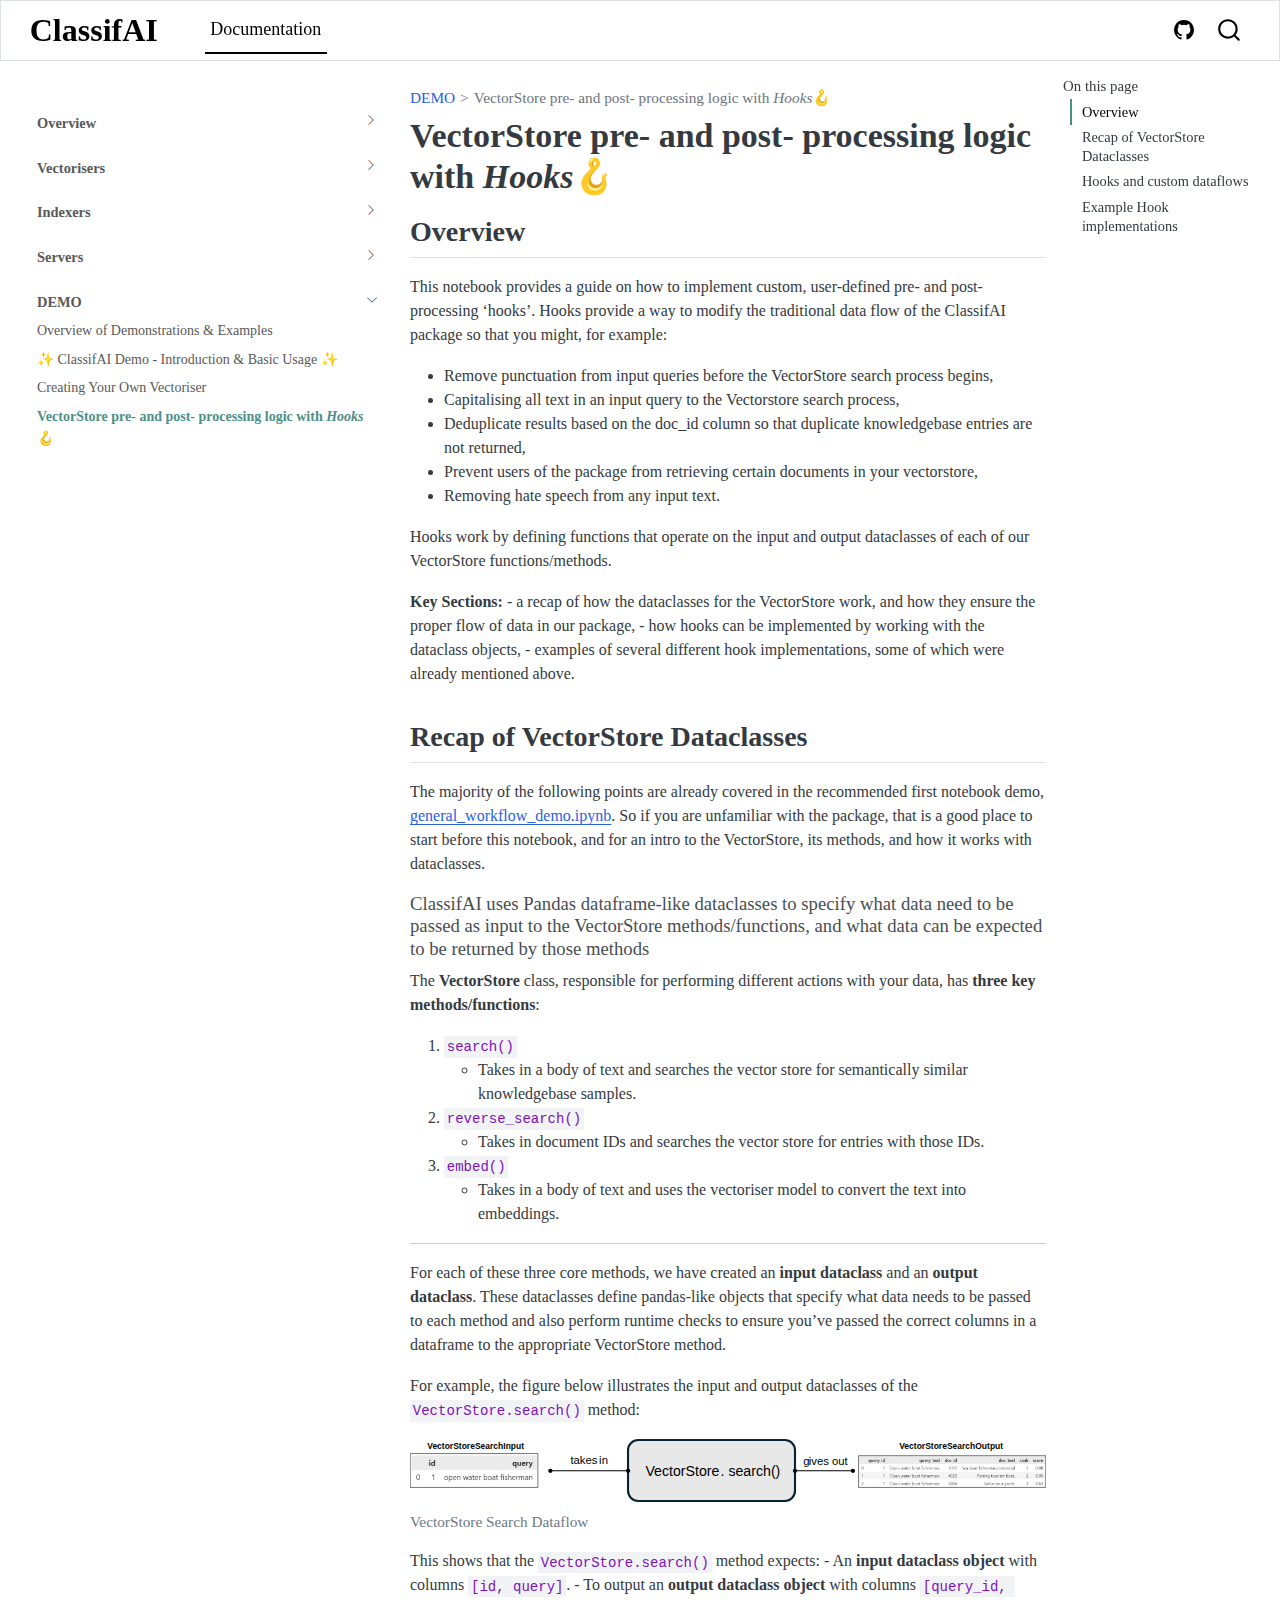
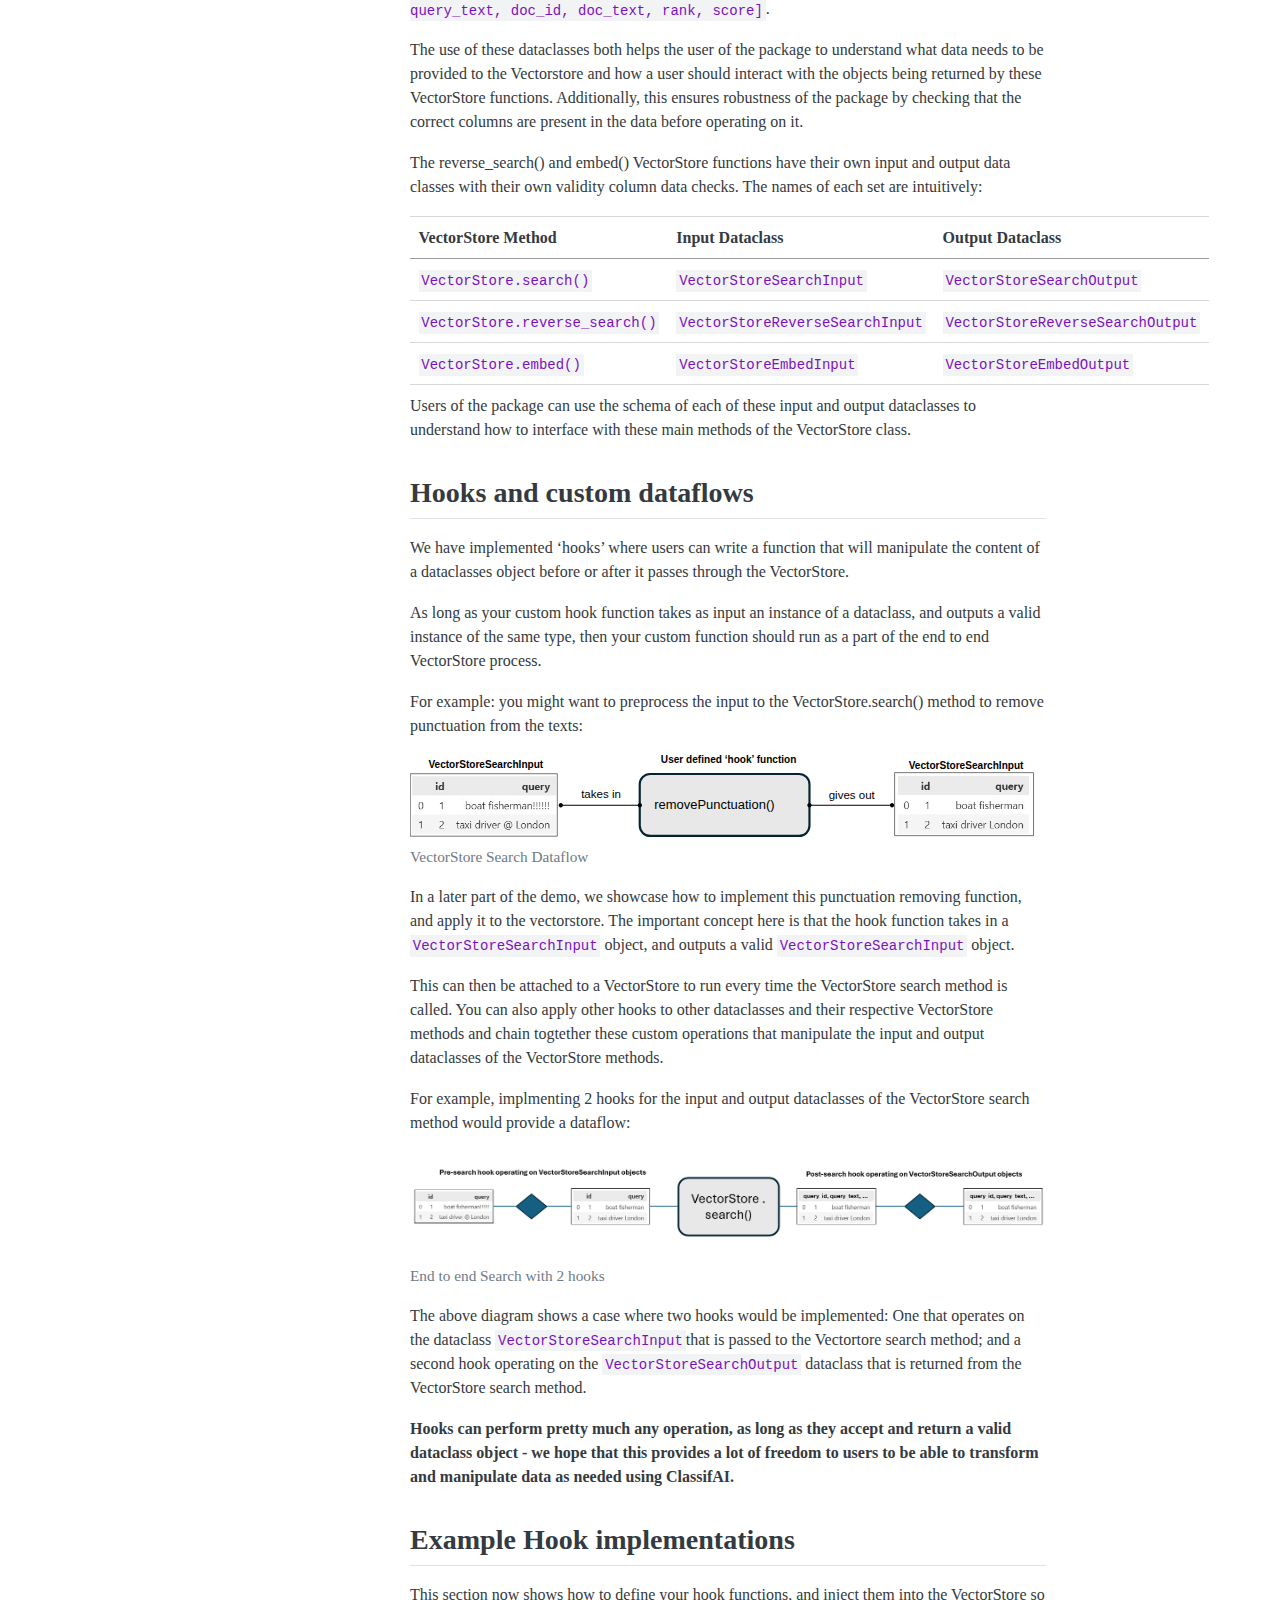
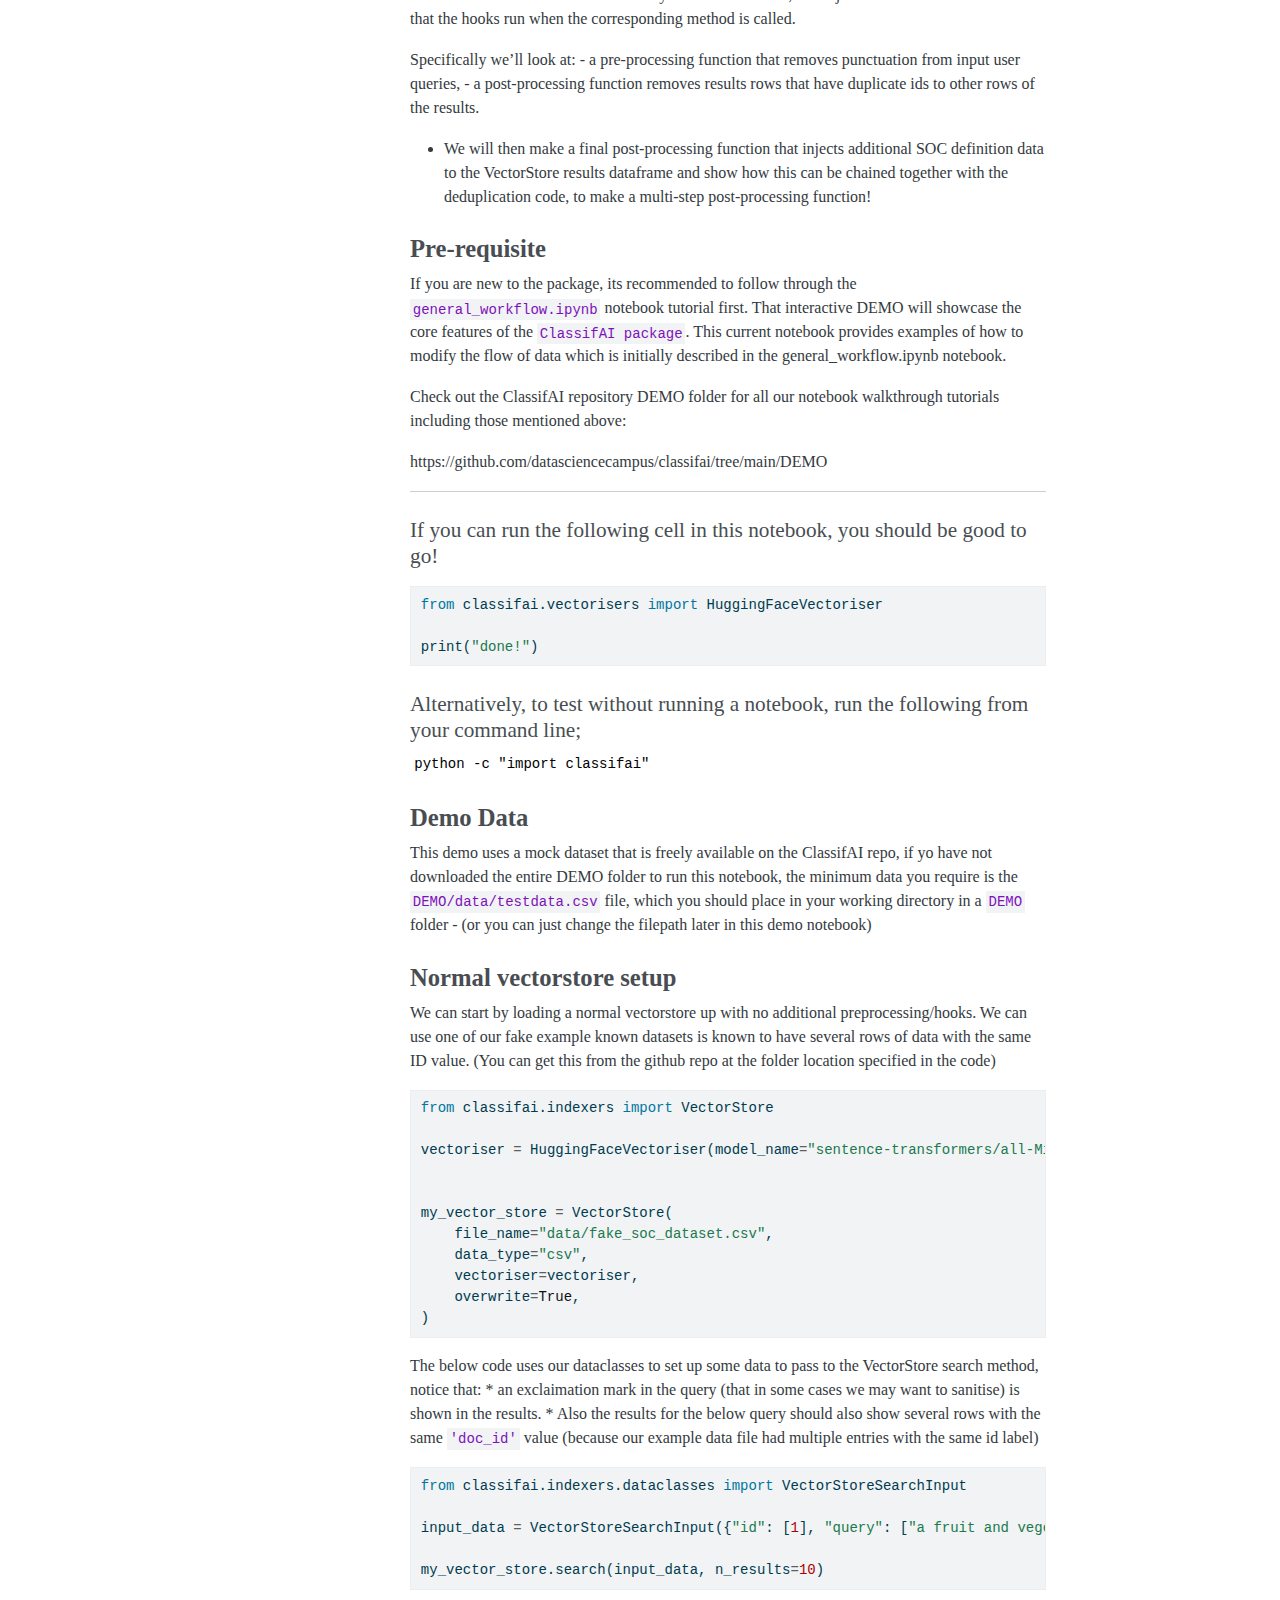
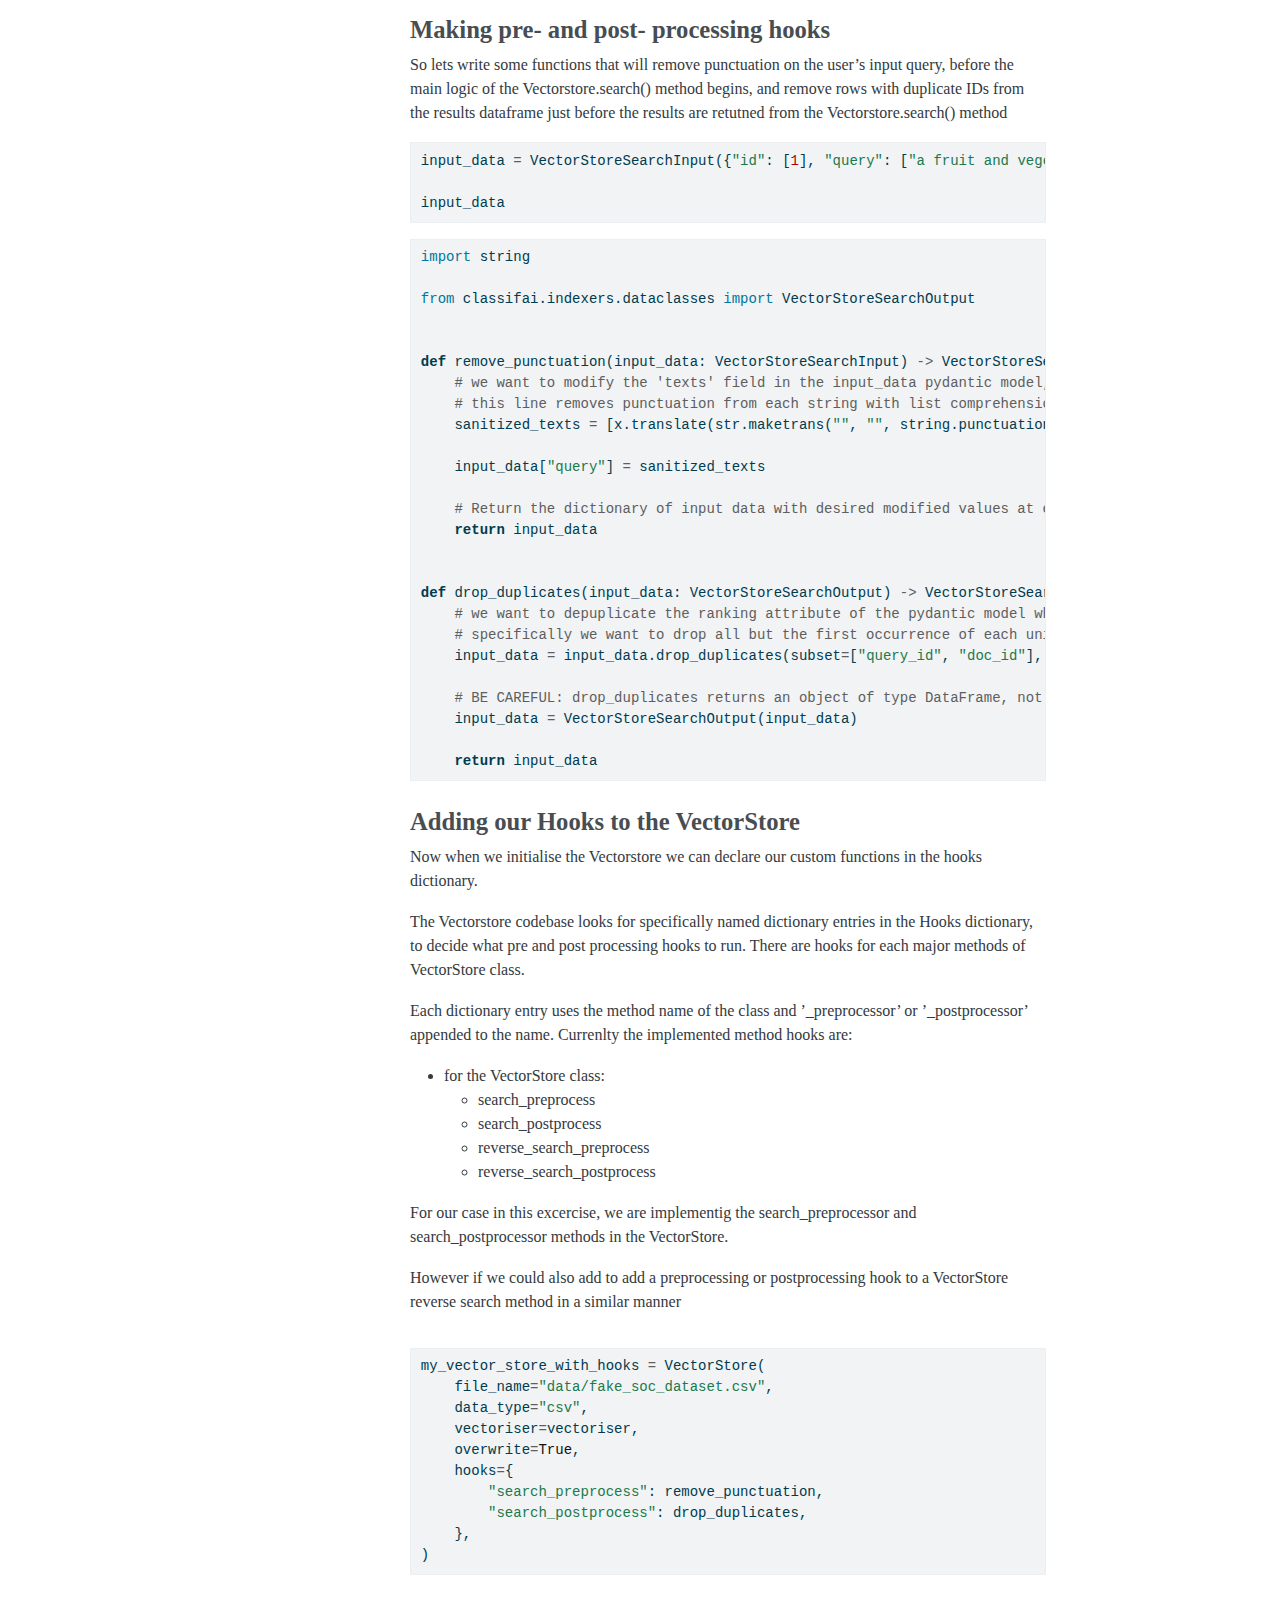
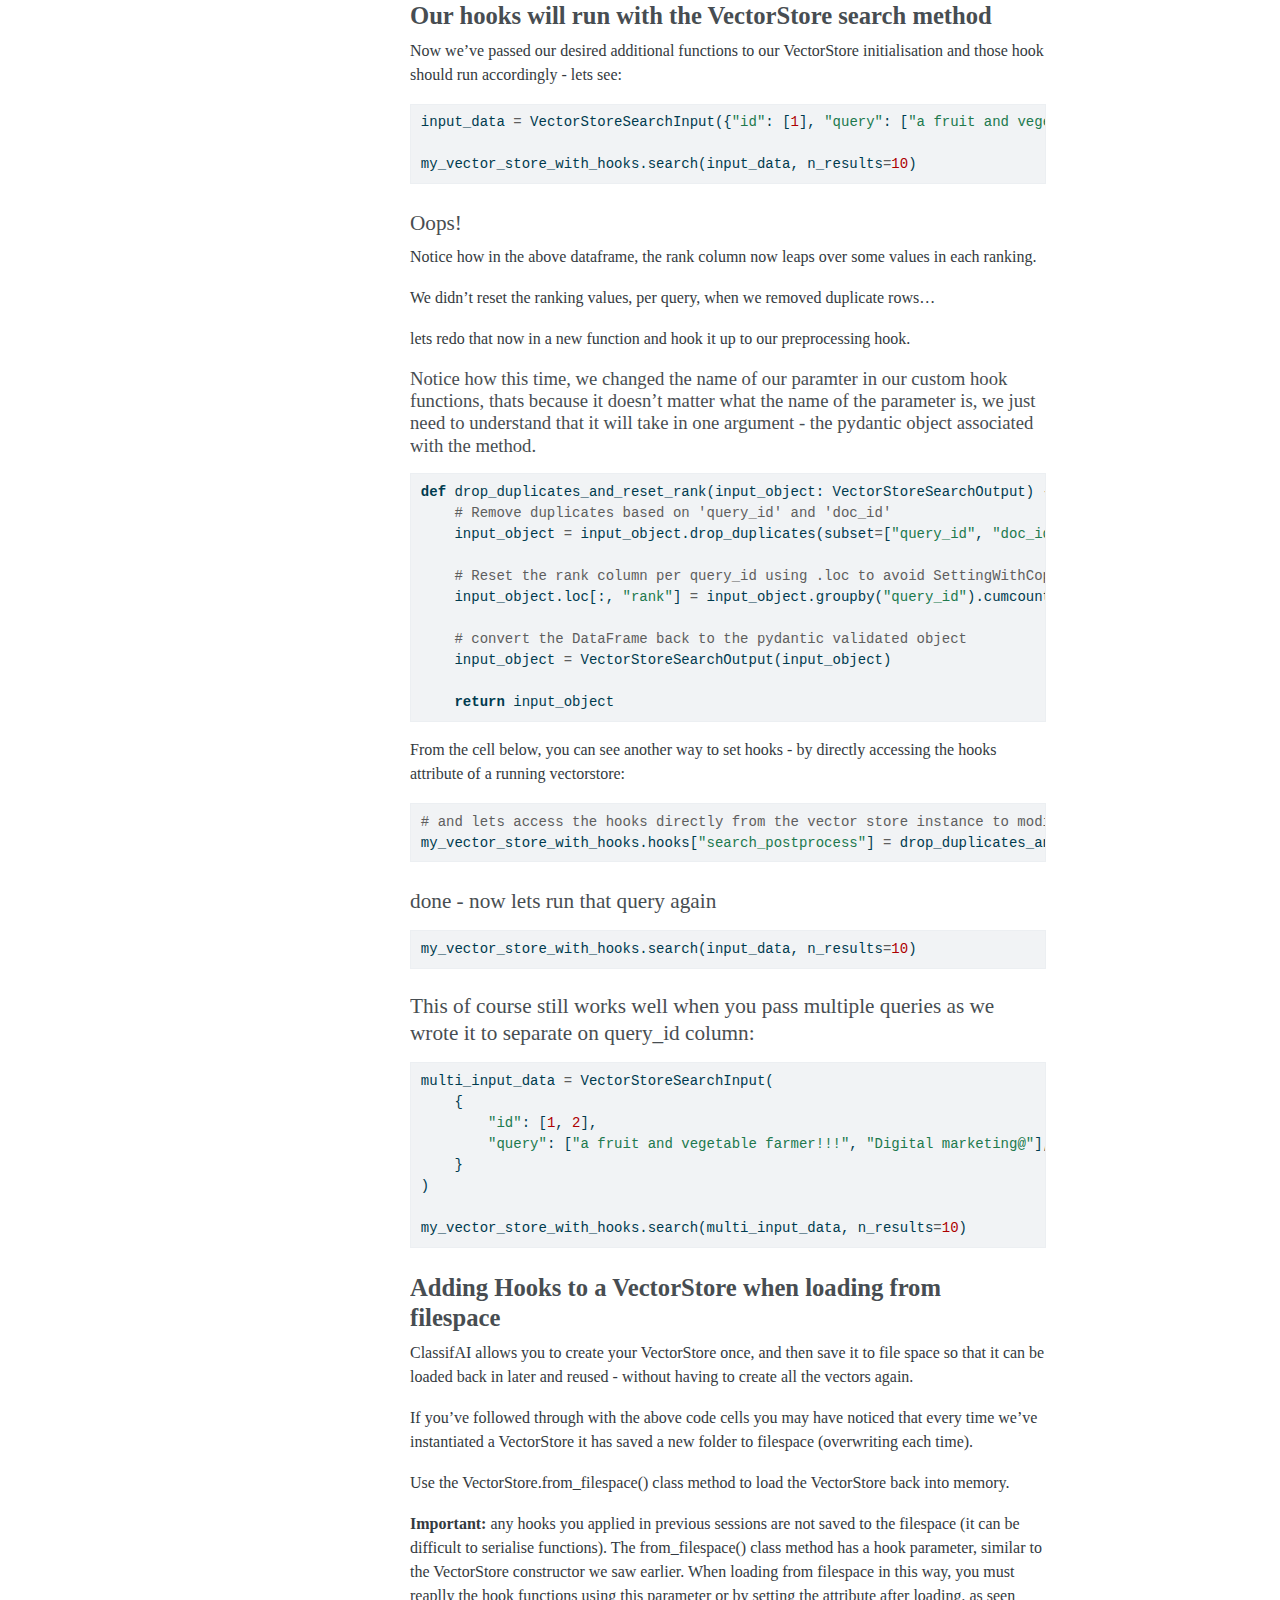
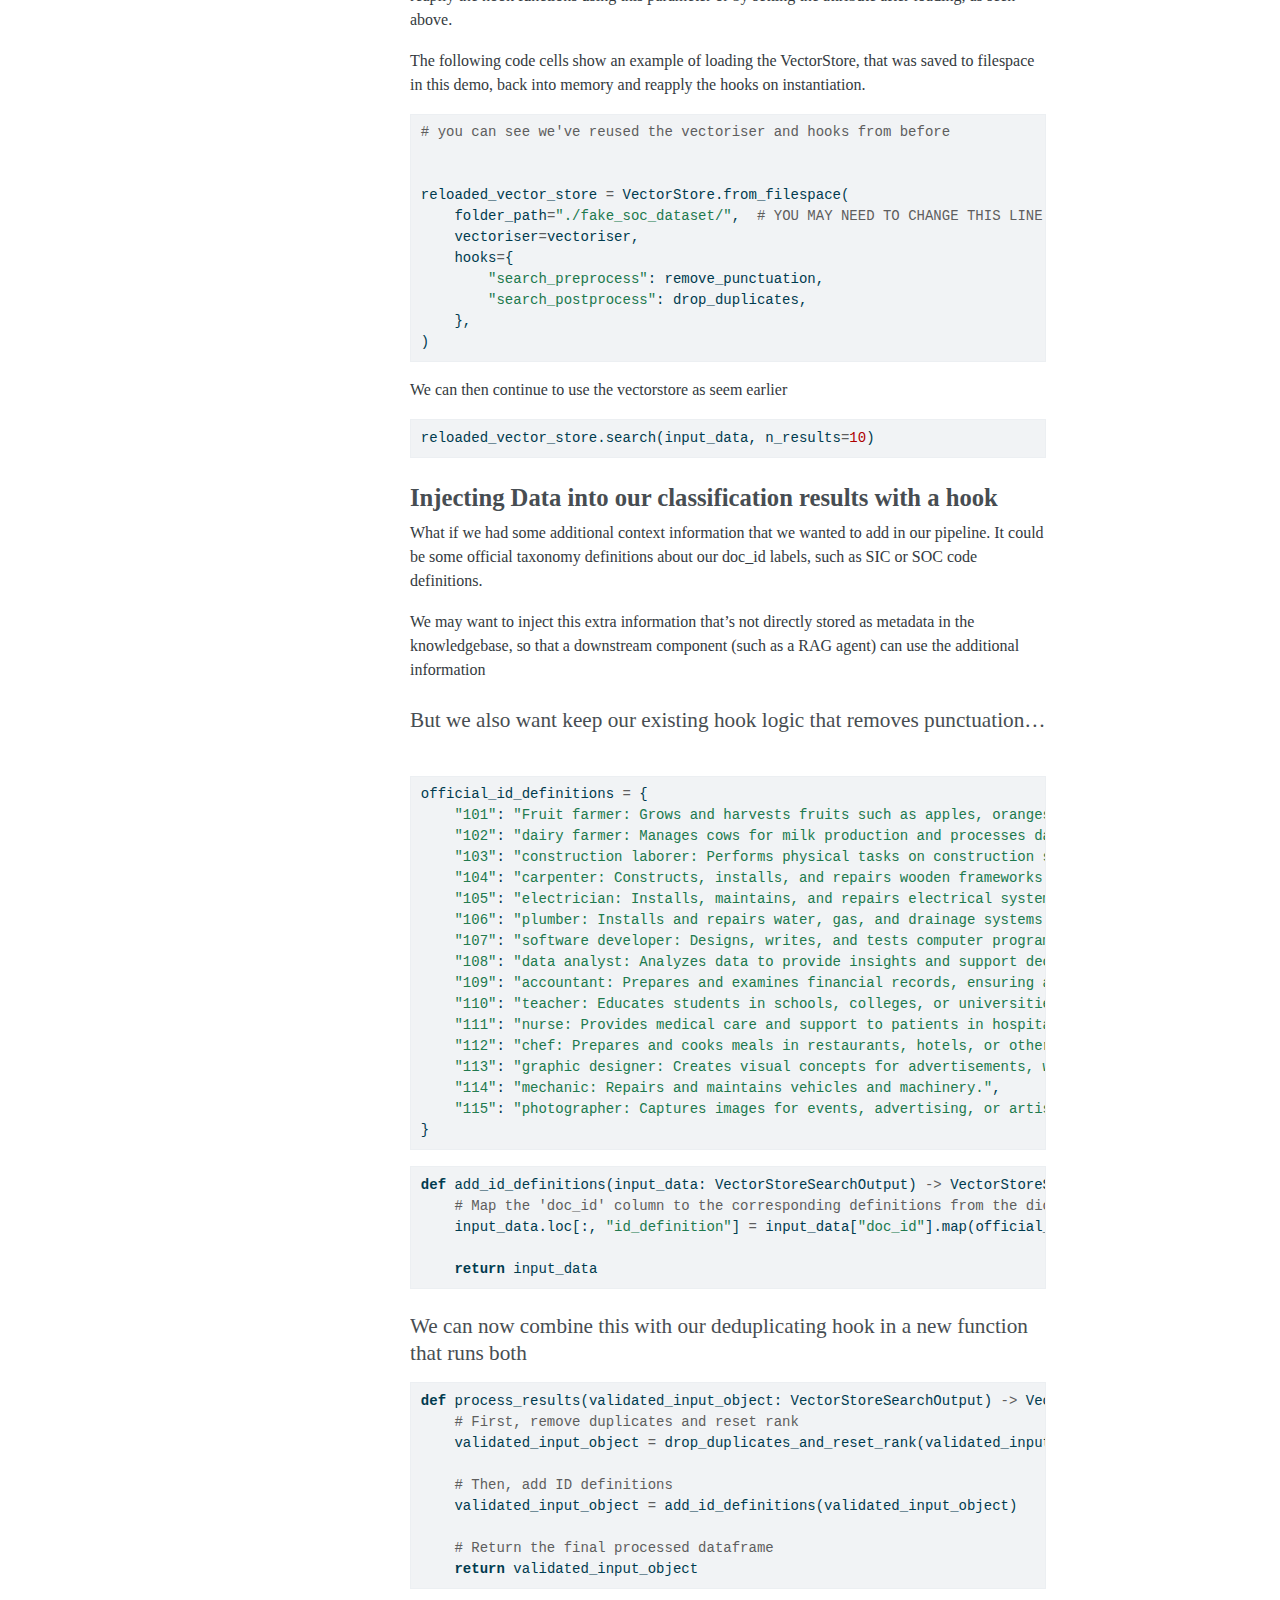
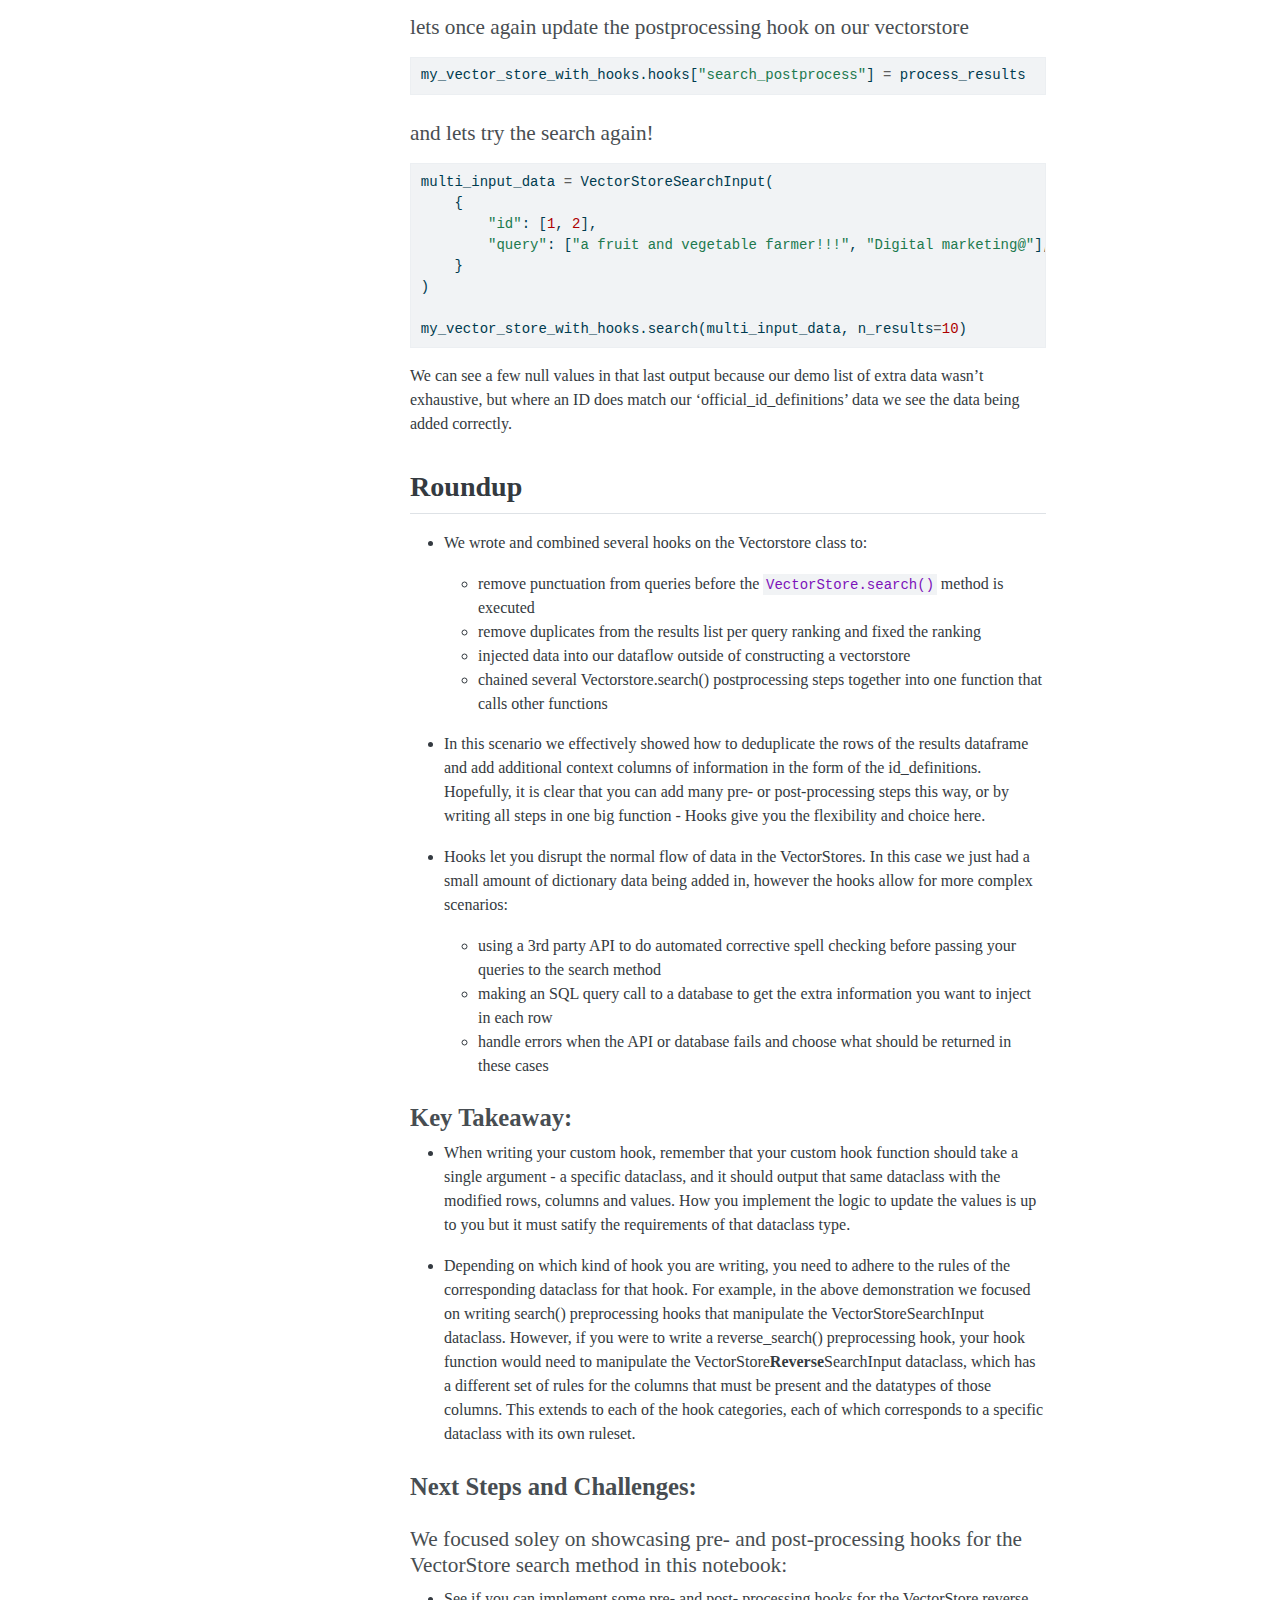
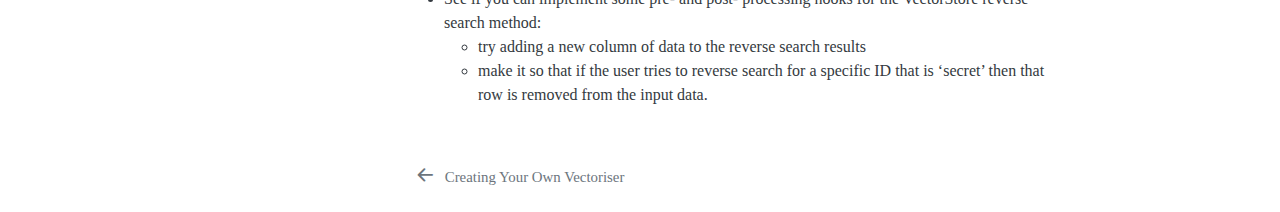
<file: DEMO/custom_preprocessing_and_postprocessing_hooks.html>
<!DOCTYPE html>
<html xmlns="http://www.w3.org/1999/xhtml" lang="en" xml:lang="en"><head>

<meta charset="utf-8">
<meta name="generator" content="quarto-1.8.27">

<meta name="viewport" content="width=device-width, initial-scale=1.0, user-scalable=yes">


<title>VectorStore pre- and post- processing logic with Hooks🪝 – ClassifAI</title>
<style>
code{white-space: pre-wrap;}
span.smallcaps{font-variant: small-caps;}
div.columns{display: flex; gap: min(4vw, 1.5em);}
div.column{flex: auto; overflow-x: auto;}
div.hanging-indent{margin-left: 1.5em; text-indent: -1.5em;}
ul.task-list{list-style: none;}
ul.task-list li input[type="checkbox"] {
  width: 0.8em;
  margin: 0 0.8em 0.2em -1em; /* quarto-specific, see https://github.com/quarto-dev/quarto-cli/issues/4556 */ 
  vertical-align: middle;
}
/* CSS for syntax highlighting */
html { -webkit-text-size-adjust: 100%; }
pre > code.sourceCode { white-space: pre; position: relative; }
pre > code.sourceCode > span { display: inline-block; line-height: 1.25; }
pre > code.sourceCode > span:empty { height: 1.2em; }
.sourceCode { overflow: visible; }
code.sourceCode > span { color: inherit; text-decoration: inherit; }
div.sourceCode { margin: 1em 0; }
pre.sourceCode { margin: 0; }
@media screen {
div.sourceCode { overflow: auto; }
}
@media print {
pre > code.sourceCode { white-space: pre-wrap; }
pre > code.sourceCode > span { text-indent: -5em; padding-left: 5em; }
}
pre.numberSource code
  { counter-reset: source-line 0; }
pre.numberSource code > span
  { position: relative; left: -4em; counter-increment: source-line; }
pre.numberSource code > span > a:first-child::before
  { content: counter(source-line);
    position: relative; left: -1em; text-align: right; vertical-align: baseline;
    border: none; display: inline-block;
    -webkit-touch-callout: none; -webkit-user-select: none;
    -khtml-user-select: none; -moz-user-select: none;
    -ms-user-select: none; user-select: none;
    padding: 0 4px; width: 4em;
  }
pre.numberSource { margin-left: 3em;  padding-left: 4px; }
div.sourceCode
  {   }
@media screen {
pre > code.sourceCode > span > a:first-child::before { text-decoration: underline; }
}
</style>


<script src="../site_libs/quarto-nav/quarto-nav.js"></script>
<script src="../site_libs/quarto-nav/headroom.min.js"></script>
<script src="../site_libs/clipboard/clipboard.min.js"></script>
<script src="../site_libs/quarto-search/autocomplete.umd.js"></script>
<script src="../site_libs/quarto-search/fuse.min.js"></script>
<script src="../site_libs/quarto-search/quarto-search.js"></script>
<meta name="quarto:offset" content="../">
<link href="../DEMO/custom_vectoriser.html" rel="prev">
<link href="../ons_favicon.ico" rel="icon">
<script src="../site_libs/quarto-html/quarto.js" type="module"></script>
<script src="../site_libs/quarto-html/tabsets/tabsets.js" type="module"></script>
<script src="../site_libs/quarto-html/axe/axe-check.js" type="module"></script>
<script src="../site_libs/quarto-html/popper.min.js"></script>
<script src="../site_libs/quarto-html/tippy.umd.min.js"></script>
<script src="../site_libs/quarto-html/anchor.min.js"></script>
<link href="../site_libs/quarto-html/tippy.css" rel="stylesheet">
<link href="../site_libs/quarto-html/quarto-syntax-highlighting-ed96de9b727972fe78a7b5d16c58bf87.css" rel="stylesheet" id="quarto-text-highlighting-styles">
<script src="../site_libs/bootstrap/bootstrap.min.js"></script>
<link href="../site_libs/bootstrap/bootstrap-icons.css" rel="stylesheet">
<link href="../site_libs/bootstrap/bootstrap-468133874b2c61eea53cdcd323bdbaac.min.css" rel="stylesheet" append-hash="true" id="quarto-bootstrap" data-mode="light">
<script id="quarto-search-options" type="application/json">{
  "location": "navbar",
  "copy-button": false,
  "collapse-after": 3,
  "panel-placement": "end",
  "type": "overlay",
  "limit": 50,
  "keyboard-shortcut": [
    "f",
    "/",
    "s"
  ],
  "show-item-context": false,
  "language": {
    "search-no-results-text": "No results",
    "search-matching-documents-text": "matching documents",
    "search-copy-link-title": "Copy link to search",
    "search-hide-matches-text": "Hide additional matches",
    "search-more-match-text": "more match in this document",
    "search-more-matches-text": "more matches in this document",
    "search-clear-button-title": "Clear",
    "search-text-placeholder": "",
    "search-detached-cancel-button-title": "Cancel",
    "search-submit-button-title": "Submit",
    "search-label": "Search"
  }
}</script>


<link rel="stylesheet" href="../styles.css">
</head>

<body class="nav-sidebar floating nav-fixed quarto-light">

<div id="quarto-search-results"></div>
  <header id="quarto-header" class="headroom fixed-top">
    <nav class="navbar navbar-expand-lg " data-bs-theme="dark">
      <div class="navbar-container container-fluid">
      <div class="navbar-brand-container mx-auto">
    <a class="navbar-brand" href="../index.html">
    <span class="navbar-title">ClassifAI</span>
    </a>
  </div>
            <div id="quarto-search" class="" title="Search"></div>
          <button class="navbar-toggler" type="button" data-bs-toggle="collapse" data-bs-target="#navbarCollapse" aria-controls="navbarCollapse" role="menu" aria-expanded="false" aria-label="Toggle navigation" onclick="if (window.quartoToggleHeadroom) { window.quartoToggleHeadroom(); }">
  <span class="navbar-toggler-icon"></span>
</button>
          <div class="collapse navbar-collapse" id="navbarCollapse">
            <ul class="navbar-nav navbar-nav-scroll me-auto">
  <li class="nav-item">
    <a class="nav-link active" href="../docs/index.html" aria-current="page"> 
<span class="menu-text">Documentation</span></a>
  </li>  
</ul>
            <ul class="navbar-nav navbar-nav-scroll ms-auto">
  <li class="nav-item compact">
    <a class="nav-link" href="https://github.com/datasciencecampus/classifai"> <i class="bi bi-github" role="img">
</i> 
<span class="menu-text"></span></a>
  </li>  
</ul>
          </div> <!-- /navcollapse -->
            <div class="quarto-navbar-tools">
</div>
      </div> <!-- /container-fluid -->
    </nav>
  <nav class="quarto-secondary-nav">
    <div class="container-fluid d-flex">
      <button type="button" class="quarto-btn-toggle btn" data-bs-toggle="collapse" role="button" data-bs-target=".quarto-sidebar-collapse-item" aria-controls="quarto-sidebar" aria-expanded="false" aria-label="Toggle sidebar navigation" onclick="if (window.quartoToggleHeadroom) { window.quartoToggleHeadroom(); }">
        <i class="bi bi-layout-text-sidebar-reverse"></i>
      </button>
        <nav class="quarto-page-breadcrumbs" aria-label="breadcrumb"><ol class="breadcrumb"><li class="breadcrumb-item"><a href="../DEMO/README.html">DEMO</a></li><li class="breadcrumb-item"><a href="../DEMO/custom_preprocessing_and_postprocessing_hooks.html">VectorStore pre- and post- processing logic with <i>Hooks</i>🪝</a></li></ol></nav>
        <a class="flex-grow-1" role="navigation" data-bs-toggle="collapse" data-bs-target=".quarto-sidebar-collapse-item" aria-controls="quarto-sidebar" aria-expanded="false" aria-label="Toggle sidebar navigation" onclick="if (window.quartoToggleHeadroom) { window.quartoToggleHeadroom(); }">      
        </a>
    </div>
  </nav>
</header>
<!-- content -->
<div id="quarto-content" class="quarto-container page-columns page-rows-contents page-layout-article page-navbar">
<!-- sidebar -->
  <nav id="quarto-sidebar" class="sidebar collapse collapse-horizontal quarto-sidebar-collapse-item sidebar-navigation floating overflow-auto">
    <div class="sidebar-menu-container"> 
    <ul class="list-unstyled mt-1">
        <li class="sidebar-item sidebar-item-section">
      <div class="sidebar-item-container"> 
            <a class="sidebar-item-text sidebar-link text-start collapsed" data-bs-toggle="collapse" data-bs-target="#quarto-sidebar-section-1" role="navigation" aria-expanded="false">
 <span class="menu-text">Overview</span></a>
          <a class="sidebar-item-toggle text-start collapsed" data-bs-toggle="collapse" data-bs-target="#quarto-sidebar-section-1" role="navigation" aria-expanded="false" aria-label="Toggle section">
            <i class="bi bi-chevron-right ms-2"></i>
          </a> 
      </div>
      <ul id="quarto-sidebar-section-1" class="collapse list-unstyled sidebar-section depth1 ">  
          <li class="sidebar-item">
  <div class="sidebar-item-container"> 
  <a href="../docs/index.html" class="sidebar-item-text sidebar-link">
 <span class="menu-text">Function reference</span></a>
  </div>
</li>
      </ul>
  </li>
        <li class="sidebar-item sidebar-item-section">
      <div class="sidebar-item-container"> 
            <a class="sidebar-item-text sidebar-link text-start collapsed" data-bs-toggle="collapse" data-bs-target="#quarto-sidebar-section-2" role="navigation" aria-expanded="false">
 <span class="menu-text">Vectorisers</span></a>
          <a class="sidebar-item-toggle text-start collapsed" data-bs-toggle="collapse" data-bs-target="#quarto-sidebar-section-2" role="navigation" aria-expanded="false" aria-label="Toggle section">
            <i class="bi bi-chevron-right ms-2"></i>
          </a> 
      </div>
      <ul id="quarto-sidebar-section-2" class="collapse list-unstyled sidebar-section depth1 ">  
          <li class="sidebar-item sidebar-item-section">
      <div class="sidebar-item-container"> 
            <a class="sidebar-item-text sidebar-link text-start collapsed" data-bs-toggle="collapse" data-bs-target="#quarto-sidebar-section-3" role="navigation" aria-expanded="false">
 <span class="menu-text">Vectorisers Overview</span></a>
          <a class="sidebar-item-toggle text-start collapsed" data-bs-toggle="collapse" data-bs-target="#quarto-sidebar-section-3" role="navigation" aria-expanded="false" aria-label="Toggle section">
            <i class="bi bi-chevron-right ms-2"></i>
          </a> 
      </div>
      <ul id="quarto-sidebar-section-3" class="collapse list-unstyled sidebar-section depth2 ">  
          <li class="sidebar-item">
  <div class="sidebar-item-container"> 
  <a href="../docs/vectorisers.html" class="sidebar-item-text sidebar-link">
 <span class="menu-text">vectorisers</span></a>
  </div>
</li>
          <li class="sidebar-item">
  <div class="sidebar-item-container"> 
  <a href="../docs/vectorisers.base.VectoriserBase.html" class="sidebar-item-text sidebar-link">
 <span class="menu-text">vectorisers.base.VectoriserBase</span></a>
  </div>
</li>
          <li class="sidebar-item">
  <div class="sidebar-item-container"> 
  <a href="../docs/vectorisers.base.VectoriserBase.transform.html" class="sidebar-item-text sidebar-link">
 <span class="menu-text">vectorisers.base.VectoriserBase.transform</span></a>
  </div>
</li>
      </ul>
  </li>
          <li class="sidebar-item sidebar-item-section">
      <div class="sidebar-item-container"> 
            <a class="sidebar-item-text sidebar-link text-start collapsed" data-bs-toggle="collapse" data-bs-target="#quarto-sidebar-section-4" role="navigation" aria-expanded="false">
 <span class="menu-text">Specific Vectorisers</span></a>
          <a class="sidebar-item-toggle text-start collapsed" data-bs-toggle="collapse" data-bs-target="#quarto-sidebar-section-4" role="navigation" aria-expanded="false" aria-label="Toggle section">
            <i class="bi bi-chevron-right ms-2"></i>
          </a> 
      </div>
      <ul id="quarto-sidebar-section-4" class="collapse list-unstyled sidebar-section depth2 ">  
          <li class="sidebar-item">
  <div class="sidebar-item-container"> 
  <a href="../docs/vectorisers.huggingface.HuggingFaceVectoriser.html" class="sidebar-item-text sidebar-link">
 <span class="menu-text">vectorisers.huggingface.HuggingFaceVectoriser</span></a>
  </div>
</li>
          <li class="sidebar-item">
  <div class="sidebar-item-container"> 
  <a href="../docs/vectorisers.ollama.OllamaVectoriser.html" class="sidebar-item-text sidebar-link">
 <span class="menu-text">vectorisers.ollama.OllamaVectoriser</span></a>
  </div>
</li>
          <li class="sidebar-item">
  <div class="sidebar-item-container"> 
  <a href="../docs/vectorisers.gcp.GcpVectoriser.html" class="sidebar-item-text sidebar-link">
 <span class="menu-text">vectorisers.gcp.GcpVectoriser</span></a>
  </div>
</li>
      </ul>
  </li>
      </ul>
  </li>
        <li class="sidebar-item sidebar-item-section">
      <div class="sidebar-item-container"> 
            <a class="sidebar-item-text sidebar-link text-start collapsed" data-bs-toggle="collapse" data-bs-target="#quarto-sidebar-section-5" role="navigation" aria-expanded="false">
 <span class="menu-text">Indexers</span></a>
          <a class="sidebar-item-toggle text-start collapsed" data-bs-toggle="collapse" data-bs-target="#quarto-sidebar-section-5" role="navigation" aria-expanded="false" aria-label="Toggle section">
            <i class="bi bi-chevron-right ms-2"></i>
          </a> 
      </div>
      <ul id="quarto-sidebar-section-5" class="collapse list-unstyled sidebar-section depth1 ">  
          <li class="sidebar-item">
  <div class="sidebar-item-container"> 
  <a href="../docs/indexers.html" class="sidebar-item-text sidebar-link">
 <span class="menu-text">indexers</span></a>
  </div>
</li>
          <li class="sidebar-item">
  <div class="sidebar-item-container"> 
  <a href="../docs/indexers.VectorStore.html" class="sidebar-item-text sidebar-link">
 <span class="menu-text">indexers.VectorStore</span></a>
  </div>
</li>
          <li class="sidebar-item">
  <div class="sidebar-item-container"> 
  <a href="../docs/indexers.VectorStore.embed.html" class="sidebar-item-text sidebar-link">
 <span class="menu-text">indexers.VectorStore.embed</span></a>
  </div>
</li>
          <li class="sidebar-item">
  <div class="sidebar-item-container"> 
  <a href="../docs/indexers.VectorStore.search.html" class="sidebar-item-text sidebar-link">
 <span class="menu-text">indexers.VectorStore.search</span></a>
  </div>
</li>
          <li class="sidebar-item">
  <div class="sidebar-item-container"> 
  <a href="../docs/indexers.VectorStore.reverse_search.html" class="sidebar-item-text sidebar-link">
 <span class="menu-text">indexers.VectorStore.reverse_search</span></a>
  </div>
</li>
          <li class="sidebar-item">
  <div class="sidebar-item-container"> 
  <a href="../docs/indexers.VectorStore.from_filespace.html" class="sidebar-item-text sidebar-link">
 <span class="menu-text">indexers.VectorStore.from_filespace</span></a>
  </div>
</li>
          <li class="sidebar-item">
  <div class="sidebar-item-container"> 
  <a href="../docs/indexers.dataclasses.html" class="sidebar-item-text sidebar-link">
 <span class="menu-text">indexers.dataclasses</span></a>
  </div>
</li>
      </ul>
  </li>
        <li class="sidebar-item sidebar-item-section">
      <div class="sidebar-item-container"> 
            <a class="sidebar-item-text sidebar-link text-start collapsed" data-bs-toggle="collapse" data-bs-target="#quarto-sidebar-section-6" role="navigation" aria-expanded="false">
 <span class="menu-text">Servers</span></a>
          <a class="sidebar-item-toggle text-start collapsed" data-bs-toggle="collapse" data-bs-target="#quarto-sidebar-section-6" role="navigation" aria-expanded="false" aria-label="Toggle section">
            <i class="bi bi-chevron-right ms-2"></i>
          </a> 
      </div>
      <ul id="quarto-sidebar-section-6" class="collapse list-unstyled sidebar-section depth1 ">  
          <li class="sidebar-item">
  <div class="sidebar-item-container"> 
  <a href="../docs/servers.html" class="sidebar-item-text sidebar-link">
 <span class="menu-text">servers</span></a>
  </div>
</li>
          <li class="sidebar-item">
  <div class="sidebar-item-container"> 
  <a href="../docs/servers.get_router.html" class="sidebar-item-text sidebar-link">
 <span class="menu-text">servers.get_router</span></a>
  </div>
</li>
          <li class="sidebar-item">
  <div class="sidebar-item-container"> 
  <a href="../docs/servers.get_server.html" class="sidebar-item-text sidebar-link">
 <span class="menu-text">servers.get_server</span></a>
  </div>
</li>
          <li class="sidebar-item">
  <div class="sidebar-item-container"> 
  <a href="../docs/servers.run_server.html" class="sidebar-item-text sidebar-link">
 <span class="menu-text">servers.run_server</span></a>
  </div>
</li>
          <li class="sidebar-item">
  <div class="sidebar-item-container"> 
  <a href="../docs/servers.make_endpoints.html" class="sidebar-item-text sidebar-link">
 <span class="menu-text">servers.make_endpoints</span></a>
  </div>
</li>
      </ul>
  </li>
        <li class="sidebar-item sidebar-item-section">
      <div class="sidebar-item-container"> 
            <a class="sidebar-item-text sidebar-link text-start" data-bs-toggle="collapse" data-bs-target="#quarto-sidebar-section-7" role="navigation" aria-expanded="true">
 <span class="menu-text">DEMO</span></a>
          <a class="sidebar-item-toggle text-start" data-bs-toggle="collapse" data-bs-target="#quarto-sidebar-section-7" role="navigation" aria-expanded="true" aria-label="Toggle section">
            <i class="bi bi-chevron-right ms-2"></i>
          </a> 
      </div>
      <ul id="quarto-sidebar-section-7" class="collapse list-unstyled sidebar-section depth1 show">  
          <li class="sidebar-item">
  <div class="sidebar-item-container"> 
  <a href="../DEMO/README.html" class="sidebar-item-text sidebar-link">
 <span class="menu-text">Overview of Demonstrations &amp; Examples</span></a>
  </div>
</li>
          <li class="sidebar-item">
  <div class="sidebar-item-container"> 
  <a href="../DEMO/general_workflow_demo.html" class="sidebar-item-text sidebar-link">
 <span class="menu-text">✨ ClassifAI Demo - Introduction &amp; Basic Usage ✨</span></a>
  </div>
</li>
          <li class="sidebar-item">
  <div class="sidebar-item-container"> 
  <a href="../DEMO/custom_vectoriser.html" class="sidebar-item-text sidebar-link">
 <span class="menu-text">Creating Your Own Vectoriser</span></a>
  </div>
</li>
          <li class="sidebar-item">
  <div class="sidebar-item-container"> 
  <a href="../DEMO/custom_preprocessing_and_postprocessing_hooks.html" class="sidebar-item-text sidebar-link active">
 <span class="menu-text">VectorStore pre- and post- processing logic with <i>Hooks</i>🪝</span></a>
  </div>
</li>
      </ul>
  </li>
    </ul>
    </div>
</nav>
<div id="quarto-sidebar-glass" class="quarto-sidebar-collapse-item" data-bs-toggle="collapse" data-bs-target=".quarto-sidebar-collapse-item"></div>
<!-- margin-sidebar -->
    <div id="quarto-margin-sidebar" class="sidebar margin-sidebar">
        <nav id="TOC" role="doc-toc" class="toc-active">
    <h2 id="toc-title">On this page</h2>
   
  <ul>
  <li><a href="#overview" id="toc-overview" class="nav-link active" data-scroll-target="#overview">Overview</a></li>
  <li><a href="#recap-of-vectorstore-dataclasses" id="toc-recap-of-vectorstore-dataclasses" class="nav-link" data-scroll-target="#recap-of-vectorstore-dataclasses">Recap of VectorStore Dataclasses</a></li>
  <li><a href="#hooks-and-custom-dataflows" id="toc-hooks-and-custom-dataflows" class="nav-link" data-scroll-target="#hooks-and-custom-dataflows">Hooks and custom dataflows</a></li>
  <li><a href="#example-hook-implementations" id="toc-example-hook-implementations" class="nav-link" data-scroll-target="#example-hook-implementations">Example Hook implementations</a>
  <ul class="collapse">
  <li><a href="#pre-requisite" id="toc-pre-requisite" class="nav-link" data-scroll-target="#pre-requisite">Pre-requisite</a></li>
  <li><a href="#demo-data" id="toc-demo-data" class="nav-link" data-scroll-target="#demo-data">Demo Data</a></li>
  <li><a href="#normal-vectorstore-setup" id="toc-normal-vectorstore-setup" class="nav-link" data-scroll-target="#normal-vectorstore-setup">Normal vectorstore setup</a></li>
  <li><a href="#making-pre--and-post--processing-hooks" id="toc-making-pre--and-post--processing-hooks" class="nav-link" data-scroll-target="#making-pre--and-post--processing-hooks">Making pre- and post- processing hooks</a></li>
  <li><a href="#adding-our-hooks-to-the-vectorstore" id="toc-adding-our-hooks-to-the-vectorstore" class="nav-link" data-scroll-target="#adding-our-hooks-to-the-vectorstore">Adding our Hooks to the VectorStore</a></li>
  </ul></li>
  <li><a href="#section" id="toc-section" class="nav-link" data-scroll-target="#section"></a>
  <ul class="collapse">
  <li><a href="#our-hooks-will-run-with-the-vectorstore-search-method" id="toc-our-hooks-will-run-with-the-vectorstore-search-method" class="nav-link" data-scroll-target="#our-hooks-will-run-with-the-vectorstore-search-method">Our hooks will run with the VectorStore search method</a></li>
  <li><a href="#adding-hooks-to-a-vectorstore-when-loading-from-filespace" id="toc-adding-hooks-to-a-vectorstore-when-loading-from-filespace" class="nav-link" data-scroll-target="#adding-hooks-to-a-vectorstore-when-loading-from-filespace">Adding Hooks to a VectorStore when loading from filespace</a></li>
  <li><a href="#injecting-data-into-our-classification-results-with-a-hook" id="toc-injecting-data-into-our-classification-results-with-a-hook" class="nav-link" data-scroll-target="#injecting-data-into-our-classification-results-with-a-hook">Injecting Data into our classification results with a hook</a></li>
  <li><a href="#roundup" id="toc-roundup" class="nav-link" data-scroll-target="#roundup">Roundup</a>
  <ul class="collapse">
  <li><a href="#key-takeaway" id="toc-key-takeaway" class="nav-link" data-scroll-target="#key-takeaway">Key Takeaway:</a></li>
  <li><a href="#next-steps-and-challenges" id="toc-next-steps-and-challenges" class="nav-link" data-scroll-target="#next-steps-and-challenges">Next Steps and Challenges:</a></li>
  </ul></li>
  </ul></li>
  </ul>
</nav>
    </div>
<!-- main -->
<main class="content" id="quarto-document-content">

<header id="title-block-header" class="quarto-title-block default"><nav class="quarto-page-breadcrumbs quarto-title-breadcrumbs d-none d-lg-block" aria-label="breadcrumb"><ol class="breadcrumb"><li class="breadcrumb-item"><a href="../DEMO/README.html">DEMO</a></li><li class="breadcrumb-item"><a href="../DEMO/custom_preprocessing_and_postprocessing_hooks.html">VectorStore pre- and post- processing logic with <i>Hooks</i>🪝</a></li></ol></nav>
<div class="quarto-title">
<h1 class="title">VectorStore pre- and post- processing logic with <i>Hooks</i>🪝</h1>
</div>



<div class="quarto-title-meta">

    
  
    
  </div>
  


</header>


<section id="overview" class="level2">
<h2 class="anchored" data-anchor-id="overview">Overview</h2>
<p>This notebook provides a guide on how to implement custom, user-defined pre- and post-processing ‘hooks’. Hooks provide a way to modify the traditional data flow of the ClassifAI package so that you might, for example:</p>
<ul>
<li>Remove punctuation from input queries before the VectorStore search process begins,</li>
<li>Capitalising all text in an input query to the Vectorstore search process,</li>
<li>Deduplicate results based on the doc_id column so that duplicate knowledgebase entries are not returned,</li>
<li>Prevent users of the package from retrieving certain documents in your vectorstore,</li>
<li>Removing hate speech from any input text.</li>
</ul>
<p>Hooks work by defining functions that operate on the input and output dataclasses of each of our VectorStore functions/methods.</p>
<p><b>Key Sections:</b> - a recap of how the dataclasses for the VectorStore work, and how they ensure the proper flow of data in our package, - how hooks can be implemented by working with the dataclass objects, - examples of several different hook implementations, some of which were already mentioned above.</p>
</section>
<section id="recap-of-vectorstore-dataclasses" class="level2">
<h2 class="anchored" data-anchor-id="recap-of-vectorstore-dataclasses">Recap of VectorStore Dataclasses</h2>
<p>The majority of the following points are already covered in the recommended first notebook demo, <a href="../DEMO/general_workflow_demo.html">general_workflow_demo.ipynb</a>. So if you are unfamiliar with the package, that is a good place to start before this notebook, and for an intro to the VectorStore, its methods, and how it works with dataclasses.</p>
<section id="classifai-uses-pandas-dataframe-like-dataclasses-to-specify-what-data-need-to-be-passed-as-input-to-the-vectorstore-methodsfunctions-and-what-data-can-be-expected-to-be-returned-by-those-methods" class="level5">
<h5 class="anchored" data-anchor-id="classifai-uses-pandas-dataframe-like-dataclasses-to-specify-what-data-need-to-be-passed-as-input-to-the-vectorstore-methodsfunctions-and-what-data-can-be-expected-to-be-returned-by-those-methods">ClassifAI uses Pandas dataframe-like dataclasses to specify what data need to be passed as input to the VectorStore methods/functions, and what data can be expected to be returned by those methods</h5>
<p>The <strong>VectorStore</strong> class, responsible for performing different actions with your data, has <strong>three key methods/functions</strong>:</p>
<ol type="1">
<li><strong><code>search()</code></strong>
<ul>
<li>Takes in a body of text and searches the vector store for semantically similar knowledgebase samples.</li>
</ul></li>
<li><strong><code>reverse_search()</code></strong>
<ul>
<li>Takes in document IDs and searches the vector store for entries with those IDs.</li>
</ul></li>
<li><strong><code>embed()</code></strong>
<ul>
<li>Takes in a body of text and uses the vectoriser model to convert the text into embeddings.</li>
</ul></li>
</ol>
<hr>
<p>For each of these three core methods, we have created an <strong>input dataclass</strong> and an <strong>output dataclass</strong>. These dataclasses define pandas-like objects that specify what data needs to be passed to each method and also perform runtime checks to ensure you’ve passed the correct columns in a dataframe to the appropriate VectorStore method.</p>
<p>For example, the figure below illustrates the input and output dataclasses of the <code>VectorStore.search()</code> method:</p>
<div class="quarto-figure quarto-figure-center">
<figure class="figure">
<p><img src="./files/vectorstore_search_dataflow.svg" class="img-fluid figure-img"></p>
<figcaption>VectorStore Search Dataflow</figcaption>
</figure>
</div>
<p>This shows that the <code>VectorStore.search()</code> method expects: - An <strong>input dataclass object</strong> with columns <code>[id, query]</code>. - To output an <strong>output dataclass object</strong> with columns <code>[query_id, query_text, doc_id, doc_text, rank, score]</code>.</p>
<p>The use of these dataclasses both helps the user of the package to understand what data needs to be provided to the Vectorstore and how a user should interact with the objects being returned by these VectorStore functions. Additionally, this ensures robustness of the package by checking that the correct columns are present in the data before operating on it.</p>
<p>The reverse_search() and embed() VectorStore functions have their own input and output data classes with their own validity column data checks. The names of each set are intuitively:</p>
<table class="caption-top table">
<colgroup>
<col style="width: 34%">
<col style="width: 32%">
<col style="width: 32%">
</colgroup>
<thead>
<tr class="header">
<th><strong>VectorStore Method</strong></th>
<th><strong>Input Dataclass</strong></th>
<th><strong>Output Dataclass</strong></th>
</tr>
</thead>
<tbody>
<tr class="odd">
<td><code>VectorStore.search()</code></td>
<td><code>VectorStoreSearchInput</code></td>
<td><code>VectorStoreSearchOutput</code></td>
</tr>
<tr class="even">
<td><code>VectorStore.reverse_search()</code></td>
<td><code>VectorStoreReverseSearchInput</code></td>
<td><code>VectorStoreReverseSearchOutput</code></td>
</tr>
<tr class="odd">
<td><code>VectorStore.embed()</code></td>
<td><code>VectorStoreEmbedInput</code></td>
<td><code>VectorStoreEmbedOutput</code></td>
</tr>
</tbody>
</table>
<p>Users of the package can use the schema of each of these input and output dataclasses to understand how to interface with these main methods of the VectorStore class.</p>
</section>
</section>
<section id="hooks-and-custom-dataflows" class="level2">
<h2 class="anchored" data-anchor-id="hooks-and-custom-dataflows">Hooks and custom dataflows</h2>
<p>We have implemented ‘hooks’ where users can write a function that will manipulate the content of a dataclasses object before or after it passes through the VectorStore.</p>
<p>As long as your custom hook function takes as input an instance of a dataclass, and outputs a valid instance of the same type, then your custom function should run as a part of the end to end VectorStore process.</p>
<p>For example: you might want to preprocess the input to the VectorStore.search() method to remove punctuation from the texts:</p>
<div class="quarto-figure quarto-figure-center">
<figure class="figure">
<p><img src="./files/search_spellcheck_hook.svg" class="img-fluid figure-img"></p>
<figcaption>VectorStore Search Dataflow</figcaption>
</figure>
</div>
<p>In a later part of the demo, we showcase how to implement this punctuation removing function, and apply it to the vectorstore. The important concept here is that the hook function takes in a <code>VectorStoreSearchInput</code> object, and outputs a valid <code>VectorStoreSearchInput</code> object.</p>
<p>This can then be attached to a VectorStore to run every time the VectorStore search method is called. You can also apply other hooks to other dataclasses and their respective VectorStore methods and chain togtether these custom operations that manipulate the input and output dataclasses of the VectorStore methods.</p>
<p>For example, implmenting 2 hooks for the input and output dataclasses of the VectorStore search method would provide a dataflow:</p>
<div class="quarto-figure quarto-figure-center">
<figure class="figure">
<p><img src="./files/pre_and_post_search_hooks.png" class="img-fluid figure-img"></p>
<figcaption>End to end Search with 2 hooks</figcaption>
</figure>
</div>
<p>The above diagram shows a case where two hooks would be implemented: One that operates on the dataclass <code>VectorStoreSearchInput</code>that is passed to the Vectortore search method; and a second hook operating on the <code>VectorStoreSearchOutput</code> dataclass that is returned from the VectorStore search method.</p>
<p><b>Hooks can perform pretty much any operation, as long as they accept and return a valid dataclass object - we hope that this provides a lot of freedom to users to be able to transform and manipulate data as needed using ClassifAI.</b></p>
</section>
<section id="example-hook-implementations" class="level2">
<h2 class="anchored" data-anchor-id="example-hook-implementations">Example Hook implementations</h2>
<p>This section now shows how to define your hook functions, and inject them into the VectorStore so that the hooks run when the corresponding method is called.</p>
<p>Specifically we’ll look at: - a pre-processing function that removes punctuation from input user queries, - a post-processing function removes results rows that have duplicate ids to other rows of the results.</p>
<ul>
<li>We will then make a final post-processing function that injects additional SOC definition data to the VectorStore results dataframe and show how this can be chained together with the deduplication code, to make a multi-step post-processing function!</li>
</ul>
<section id="pre-requisite" class="level3">
<h3 class="anchored" data-anchor-id="pre-requisite">Pre-requisite</h3>
<p>If you are new to the package, its recommended to follow through the <code>general_workflow.ipynb</code> notebook tutorial first. That interactive DEMO will showcase the core features of the <code>ClassifAI package</code>. This current notebook provides examples of how to modify the flow of data which is initially described in the general_workflow.ipynb notebook.</p>
<p>Check out the ClassifAI repository DEMO folder for all our notebook walkthrough tutorials including those mentioned above:</p>
<p>https://github.com/datasciencecampus/classifai/tree/main/DEMO</p>
<hr>
<section id="if-you-can-run-the-following-cell-in-this-notebook-you-should-be-good-to-go" class="level4">
<h4 class="anchored" data-anchor-id="if-you-can-run-the-following-cell-in-this-notebook-you-should-be-good-to-go">If you can run the following cell in this notebook, you should be good to go!</h4>
<div id="cell-9" class="cell">
<div class="code-copy-outer-scaffold"><div class="sourceCode cell-code" id="cb1"><pre class="sourceCode python code-with-copy"><code class="sourceCode python"><span id="cb1-1"><a href="#cb1-1" aria-hidden="true" tabindex="-1"></a><span class="im">from</span> classifai.vectorisers <span class="im">import</span> HuggingFaceVectoriser</span>
<span id="cb1-2"><a href="#cb1-2" aria-hidden="true" tabindex="-1"></a></span>
<span id="cb1-3"><a href="#cb1-3" aria-hidden="true" tabindex="-1"></a><span class="bu">print</span>(<span class="st">"done!"</span>)</span></code></pre></div><button title="Copy to Clipboard" class="code-copy-button"><i class="bi"></i></button></div>
</div>
</section>
<section id="alternatively-to-test-without-running-a-notebook-run-the-following-from-your-command-line" class="level4">
<h4 class="anchored" data-anchor-id="alternatively-to-test-without-running-a-notebook-run-the-following-from-your-command-line">Alternatively, to test without running a notebook, run the following from your command line;</h4>
<pre class="shell"><code>python -c "import classifai"</code></pre>
</section>
</section>
<section id="demo-data" class="level3">
<h3 class="anchored" data-anchor-id="demo-data">Demo Data</h3>
<p>This demo uses a mock dataset that is freely available on the ClassifAI repo, if yo have not downloaded the entire DEMO folder to run this notebook, the minimum data you require is the <code>DEMO/data/testdata.csv</code> file, which you should place in your working directory in a <code>DEMO</code> folder - (or you can just change the filepath later in this demo notebook)</p>
</section>
<section id="normal-vectorstore-setup" class="level3">
<h3 class="anchored" data-anchor-id="normal-vectorstore-setup">Normal vectorstore setup</h3>
<p>We can start by loading a normal vectorstore up with no additional preprocessing/hooks. We can use one of our fake example known datasets is known to have several rows of data with the same ID value. (You can get this from the github repo at the folder location specified in the code)</p>
<div id="cell-13" class="cell">
<div class="code-copy-outer-scaffold"><div class="sourceCode cell-code" id="cb3"><pre class="sourceCode python code-with-copy"><code class="sourceCode python"><span id="cb3-1"><a href="#cb3-1" aria-hidden="true" tabindex="-1"></a><span class="im">from</span> classifai.indexers <span class="im">import</span> VectorStore</span>
<span id="cb3-2"><a href="#cb3-2" aria-hidden="true" tabindex="-1"></a></span>
<span id="cb3-3"><a href="#cb3-3" aria-hidden="true" tabindex="-1"></a>vectoriser <span class="op">=</span> HuggingFaceVectoriser(model_name<span class="op">=</span><span class="st">"sentence-transformers/all-MiniLM-L6-v2"</span>)</span>
<span id="cb3-4"><a href="#cb3-4" aria-hidden="true" tabindex="-1"></a></span>
<span id="cb3-5"><a href="#cb3-5" aria-hidden="true" tabindex="-1"></a></span>
<span id="cb3-6"><a href="#cb3-6" aria-hidden="true" tabindex="-1"></a>my_vector_store <span class="op">=</span> VectorStore(</span>
<span id="cb3-7"><a href="#cb3-7" aria-hidden="true" tabindex="-1"></a>    file_name<span class="op">=</span><span class="st">"data/fake_soc_dataset.csv"</span>,</span>
<span id="cb3-8"><a href="#cb3-8" aria-hidden="true" tabindex="-1"></a>    data_type<span class="op">=</span><span class="st">"csv"</span>,</span>
<span id="cb3-9"><a href="#cb3-9" aria-hidden="true" tabindex="-1"></a>    vectoriser<span class="op">=</span>vectoriser,</span>
<span id="cb3-10"><a href="#cb3-10" aria-hidden="true" tabindex="-1"></a>    overwrite<span class="op">=</span><span class="va">True</span>,</span>
<span id="cb3-11"><a href="#cb3-11" aria-hidden="true" tabindex="-1"></a>)</span></code></pre></div><button title="Copy to Clipboard" class="code-copy-button"><i class="bi"></i></button></div>
</div>
<p>The below code uses our dataclasses to set up some data to pass to the VectorStore search method, notice that: * an exclaimation mark in the query (that in some cases we may want to sanitise) is shown in the results. * Also the results for the below query should also show several rows with the same <code>'doc_id'</code> value (because our example data file had multiple entries with the same id label)</p>
<div id="cell-15" class="cell">
<div class="code-copy-outer-scaffold"><div class="sourceCode cell-code" id="cb4"><pre class="sourceCode python code-with-copy"><code class="sourceCode python"><span id="cb4-1"><a href="#cb4-1" aria-hidden="true" tabindex="-1"></a><span class="im">from</span> classifai.indexers.dataclasses <span class="im">import</span> VectorStoreSearchInput</span>
<span id="cb4-2"><a href="#cb4-2" aria-hidden="true" tabindex="-1"></a></span>
<span id="cb4-3"><a href="#cb4-3" aria-hidden="true" tabindex="-1"></a>input_data <span class="op">=</span> VectorStoreSearchInput({<span class="st">"id"</span>: [<span class="dv">1</span>], <span class="st">"query"</span>: [<span class="st">"a fruit and vegetable farmer!!!"</span>]})</span>
<span id="cb4-4"><a href="#cb4-4" aria-hidden="true" tabindex="-1"></a></span>
<span id="cb4-5"><a href="#cb4-5" aria-hidden="true" tabindex="-1"></a>my_vector_store.search(input_data, n_results<span class="op">=</span><span class="dv">10</span>)</span></code></pre></div><button title="Copy to Clipboard" class="code-copy-button"><i class="bi"></i></button></div>
</div>
</section>
<section id="making-pre--and-post--processing-hooks" class="level3">
<h3 class="anchored" data-anchor-id="making-pre--and-post--processing-hooks">Making pre- and post- processing hooks</h3>
<p>So lets write some functions that will remove punctuation on the user’s input query, before the main logic of the Vectorstore.search() method begins, and remove rows with duplicate IDs from the results dataframe just before the results are retutned from the Vectorstore.search() method</p>
<div id="cell-17" class="cell">
<div class="code-copy-outer-scaffold"><div class="sourceCode cell-code" id="cb5"><pre class="sourceCode python code-with-copy"><code class="sourceCode python"><span id="cb5-1"><a href="#cb5-1" aria-hidden="true" tabindex="-1"></a>input_data <span class="op">=</span> VectorStoreSearchInput({<span class="st">"id"</span>: [<span class="dv">1</span>], <span class="st">"query"</span>: [<span class="st">"a fruit and vegetable farmer!!!"</span>]})</span>
<span id="cb5-2"><a href="#cb5-2" aria-hidden="true" tabindex="-1"></a></span>
<span id="cb5-3"><a href="#cb5-3" aria-hidden="true" tabindex="-1"></a>input_data</span></code></pre></div><button title="Copy to Clipboard" class="code-copy-button"><i class="bi"></i></button></div>
</div>
<div id="cell-18" class="cell">
<div class="code-copy-outer-scaffold"><div class="sourceCode cell-code" id="cb6"><pre class="sourceCode python code-with-copy"><code class="sourceCode python"><span id="cb6-1"><a href="#cb6-1" aria-hidden="true" tabindex="-1"></a><span class="im">import</span> string</span>
<span id="cb6-2"><a href="#cb6-2" aria-hidden="true" tabindex="-1"></a></span>
<span id="cb6-3"><a href="#cb6-3" aria-hidden="true" tabindex="-1"></a><span class="im">from</span> classifai.indexers.dataclasses <span class="im">import</span> VectorStoreSearchOutput</span>
<span id="cb6-4"><a href="#cb6-4" aria-hidden="true" tabindex="-1"></a></span>
<span id="cb6-5"><a href="#cb6-5" aria-hidden="true" tabindex="-1"></a></span>
<span id="cb6-6"><a href="#cb6-6" aria-hidden="true" tabindex="-1"></a><span class="kw">def</span> remove_punctuation(input_data: VectorStoreSearchInput) <span class="op">-&gt;</span> VectorStoreSearchInput:</span>
<span id="cb6-7"><a href="#cb6-7" aria-hidden="true" tabindex="-1"></a>    <span class="co"># we want to modify the 'texts' field in the input_data pydantic model, which is a list of texts</span></span>
<span id="cb6-8"><a href="#cb6-8" aria-hidden="true" tabindex="-1"></a>    <span class="co"># this line removes punctuation from each string with list comprehension</span></span>
<span id="cb6-9"><a href="#cb6-9" aria-hidden="true" tabindex="-1"></a>    sanitized_texts <span class="op">=</span> [x.translate(<span class="bu">str</span>.maketrans(<span class="st">""</span>, <span class="st">""</span>, string.punctuation)) <span class="cf">for</span> x <span class="kw">in</span> input_data[<span class="st">"query"</span>]]</span>
<span id="cb6-10"><a href="#cb6-10" aria-hidden="true" tabindex="-1"></a></span>
<span id="cb6-11"><a href="#cb6-11" aria-hidden="true" tabindex="-1"></a>    input_data[<span class="st">"query"</span>] <span class="op">=</span> sanitized_texts</span>
<span id="cb6-12"><a href="#cb6-12" aria-hidden="true" tabindex="-1"></a></span>
<span id="cb6-13"><a href="#cb6-13" aria-hidden="true" tabindex="-1"></a>    <span class="co"># Return the dictionary of input data with desired modified values at each desired key</span></span>
<span id="cb6-14"><a href="#cb6-14" aria-hidden="true" tabindex="-1"></a>    <span class="cf">return</span> input_data</span>
<span id="cb6-15"><a href="#cb6-15" aria-hidden="true" tabindex="-1"></a></span>
<span id="cb6-16"><a href="#cb6-16" aria-hidden="true" tabindex="-1"></a></span>
<span id="cb6-17"><a href="#cb6-17" aria-hidden="true" tabindex="-1"></a><span class="kw">def</span> drop_duplicates(input_data: VectorStoreSearchOutput) <span class="op">-&gt;</span> VectorStoreSearchOutput:</span>
<span id="cb6-18"><a href="#cb6-18" aria-hidden="true" tabindex="-1"></a>    <span class="co"># we want to depuplicate the ranking attribute of the pydantic model which is a pandas dataframe</span></span>
<span id="cb6-19"><a href="#cb6-19" aria-hidden="true" tabindex="-1"></a>    <span class="co"># specifically we want to drop all but the first occurrence of each unique 'doc_id' value for each subset of query results</span></span>
<span id="cb6-20"><a href="#cb6-20" aria-hidden="true" tabindex="-1"></a>    input_data <span class="op">=</span> input_data.drop_duplicates(subset<span class="op">=</span>[<span class="st">"query_id"</span>, <span class="st">"doc_id"</span>], keep<span class="op">=</span><span class="st">"first"</span>)</span>
<span id="cb6-21"><a href="#cb6-21" aria-hidden="true" tabindex="-1"></a></span>
<span id="cb6-22"><a href="#cb6-22" aria-hidden="true" tabindex="-1"></a>    <span class="co"># BE CAREFUL: drop_duplicates returns an object of type DataFrame, not VectorStoreSearchOutput so we need to convert back  to that type after this operation</span></span>
<span id="cb6-23"><a href="#cb6-23" aria-hidden="true" tabindex="-1"></a>    input_data <span class="op">=</span> VectorStoreSearchOutput(input_data)</span>
<span id="cb6-24"><a href="#cb6-24" aria-hidden="true" tabindex="-1"></a></span>
<span id="cb6-25"><a href="#cb6-25" aria-hidden="true" tabindex="-1"></a>    <span class="cf">return</span> input_data</span></code></pre></div><button title="Copy to Clipboard" class="code-copy-button"><i class="bi"></i></button></div>
</div>
</section>
<section id="adding-our-hooks-to-the-vectorstore" class="level3">
<h3 class="anchored" data-anchor-id="adding-our-hooks-to-the-vectorstore">Adding our Hooks to the VectorStore</h3>
<p>Now when we initialise the Vectorstore we can declare our custom functions in the hooks dictionary.</p>
<p>The Vectorstore codebase looks for specifically named dictionary entries in the Hooks dictionary, to decide what pre and post processing hooks to run. There are hooks for each major methods of VectorStore class.</p>
<p>Each dictionary entry uses the method name of the class and ’_preprocessor’ or ’_postprocessor’ appended to the name. Currenlty the implemented method hooks are:</p>
<ul>
<li>for the VectorStore class:
<ul>
<li>search_preprocess</li>
<li>search_postprocess</li>
<li>reverse_search_preprocess</li>
<li>reverse_search_postprocess</li>
</ul></li>
</ul>
<p>For our case in this excercise, we are implementig the search_preprocessor and search_postprocessor methods in the VectorStore.</p>
<p>However if we could also add to add a preprocessing or postprocessing hook to a VectorStore reverse search method in a similar manner</p>
</section>
</section>
<section id="section" class="level1">
<h1></h1>
<div id="cell-21" class="cell">
<div class="code-copy-outer-scaffold"><div class="sourceCode cell-code" id="cb7"><pre class="sourceCode python code-with-copy"><code class="sourceCode python"><span id="cb7-1"><a href="#cb7-1" aria-hidden="true" tabindex="-1"></a>my_vector_store_with_hooks <span class="op">=</span> VectorStore(</span>
<span id="cb7-2"><a href="#cb7-2" aria-hidden="true" tabindex="-1"></a>    file_name<span class="op">=</span><span class="st">"data/fake_soc_dataset.csv"</span>,</span>
<span id="cb7-3"><a href="#cb7-3" aria-hidden="true" tabindex="-1"></a>    data_type<span class="op">=</span><span class="st">"csv"</span>,</span>
<span id="cb7-4"><a href="#cb7-4" aria-hidden="true" tabindex="-1"></a>    vectoriser<span class="op">=</span>vectoriser,</span>
<span id="cb7-5"><a href="#cb7-5" aria-hidden="true" tabindex="-1"></a>    overwrite<span class="op">=</span><span class="va">True</span>,</span>
<span id="cb7-6"><a href="#cb7-6" aria-hidden="true" tabindex="-1"></a>    hooks<span class="op">=</span>{</span>
<span id="cb7-7"><a href="#cb7-7" aria-hidden="true" tabindex="-1"></a>        <span class="st">"search_preprocess"</span>: remove_punctuation,</span>
<span id="cb7-8"><a href="#cb7-8" aria-hidden="true" tabindex="-1"></a>        <span class="st">"search_postprocess"</span>: drop_duplicates,</span>
<span id="cb7-9"><a href="#cb7-9" aria-hidden="true" tabindex="-1"></a>    },</span>
<span id="cb7-10"><a href="#cb7-10" aria-hidden="true" tabindex="-1"></a>)</span></code></pre></div><button title="Copy to Clipboard" class="code-copy-button"><i class="bi"></i></button></div>
</div>
<section id="our-hooks-will-run-with-the-vectorstore-search-method" class="level3">
<h3 class="anchored" data-anchor-id="our-hooks-will-run-with-the-vectorstore-search-method">Our hooks will run with the VectorStore search method</h3>
<p>Now we’ve passed our desired additional functions to our VectorStore initialisation and those hook should run accordingly - lets see:</p>
<div id="cell-23" class="cell">
<div class="code-copy-outer-scaffold"><div class="sourceCode cell-code" id="cb8"><pre class="sourceCode python code-with-copy"><code class="sourceCode python"><span id="cb8-1"><a href="#cb8-1" aria-hidden="true" tabindex="-1"></a>input_data <span class="op">=</span> VectorStoreSearchInput({<span class="st">"id"</span>: [<span class="dv">1</span>], <span class="st">"query"</span>: [<span class="st">"a fruit and vegetable farmer!!!"</span>]})</span>
<span id="cb8-2"><a href="#cb8-2" aria-hidden="true" tabindex="-1"></a></span>
<span id="cb8-3"><a href="#cb8-3" aria-hidden="true" tabindex="-1"></a>my_vector_store_with_hooks.search(input_data, n_results<span class="op">=</span><span class="dv">10</span>)</span></code></pre></div><button title="Copy to Clipboard" class="code-copy-button"><i class="bi"></i></button></div>
</div>
<section id="oops" class="level4">
<h4 class="anchored" data-anchor-id="oops">Oops!</h4>
<p>Notice how in the above dataframe, the rank column now leaps over some values in each ranking.</p>
<p>We didn’t reset the ranking values, per query, when we removed duplicate rows…</p>
<p>lets redo that now in a new function and hook it up to our preprocessing hook.</p>
<section id="[base64]." class="level5">
<h5 class="anchored" data-anchor-id="[base64].">Notice how this time, we changed the name of our paramter in our custom hook functions, thats because it doesn’t matter what the name of the parameter is, we just need to understand that it will take in one argument - the pydantic object associated with the method.</h5>
<div id="cell-25" class="cell">
<div class="code-copy-outer-scaffold"><div class="sourceCode cell-code" id="cb9"><pre class="sourceCode python code-with-copy"><code class="sourceCode python"><span id="cb9-1"><a href="#cb9-1" aria-hidden="true" tabindex="-1"></a><span class="kw">def</span> drop_duplicates_and_reset_rank(input_object: VectorStoreSearchOutput) <span class="op">-&gt;</span> VectorStoreSearchOutput:</span>
<span id="cb9-2"><a href="#cb9-2" aria-hidden="true" tabindex="-1"></a>    <span class="co"># Remove duplicates based on 'query_id' and 'doc_id'</span></span>
<span id="cb9-3"><a href="#cb9-3" aria-hidden="true" tabindex="-1"></a>    input_object <span class="op">=</span> input_object.drop_duplicates(subset<span class="op">=</span>[<span class="st">"query_id"</span>, <span class="st">"doc_id"</span>], keep<span class="op">=</span><span class="st">"first"</span>)</span>
<span id="cb9-4"><a href="#cb9-4" aria-hidden="true" tabindex="-1"></a></span>
<span id="cb9-5"><a href="#cb9-5" aria-hidden="true" tabindex="-1"></a>    <span class="co"># Reset the rank column per query_id using .loc to avoid SettingWithCopyWarning</span></span>
<span id="cb9-6"><a href="#cb9-6" aria-hidden="true" tabindex="-1"></a>    input_object.loc[:, <span class="st">"rank"</span>] <span class="op">=</span> input_object.groupby(<span class="st">"query_id"</span>).cumcount()</span>
<span id="cb9-7"><a href="#cb9-7" aria-hidden="true" tabindex="-1"></a></span>
<span id="cb9-8"><a href="#cb9-8" aria-hidden="true" tabindex="-1"></a>    <span class="co"># convert the DataFrame back to the pydantic validated object</span></span>
<span id="cb9-9"><a href="#cb9-9" aria-hidden="true" tabindex="-1"></a>    input_object <span class="op">=</span> VectorStoreSearchOutput(input_object)</span>
<span id="cb9-10"><a href="#cb9-10" aria-hidden="true" tabindex="-1"></a></span>
<span id="cb9-11"><a href="#cb9-11" aria-hidden="true" tabindex="-1"></a>    <span class="cf">return</span> input_object</span></code></pre></div><button title="Copy to Clipboard" class="code-copy-button"><i class="bi"></i></button></div>
</div>
<p>From the cell below, you can see another way to set hooks - by directly accessing the hooks attribute of a running vectorstore:</p>
<div id="cell-27" class="cell">
<div class="code-copy-outer-scaffold"><div class="sourceCode cell-code" id="cb10"><pre class="sourceCode python code-with-copy"><code class="sourceCode python"><span id="cb10-1"><a href="#cb10-1" aria-hidden="true" tabindex="-1"></a><span class="co"># and lets access the hooks directly from the vector store instance to modify them</span></span>
<span id="cb10-2"><a href="#cb10-2" aria-hidden="true" tabindex="-1"></a>my_vector_store_with_hooks.hooks[<span class="st">"search_postprocess"</span>] <span class="op">=</span> drop_duplicates_and_reset_rank</span></code></pre></div><button title="Copy to Clipboard" class="code-copy-button"><i class="bi"></i></button></div>
</div>
</section>
</section>
<section id="done---now-lets-run-that-query-again" class="level4">
<h4 class="anchored" data-anchor-id="done---now-lets-run-that-query-again">done - now lets run that query again</h4>
<div id="cell-29" class="cell">
<div class="code-copy-outer-scaffold"><div class="sourceCode cell-code" id="cb11"><pre class="sourceCode python code-with-copy"><code class="sourceCode python"><span id="cb11-1"><a href="#cb11-1" aria-hidden="true" tabindex="-1"></a>my_vector_store_with_hooks.search(input_data, n_results<span class="op">=</span><span class="dv">10</span>)</span></code></pre></div><button title="Copy to Clipboard" class="code-copy-button"><i class="bi"></i></button></div>
</div>
</section>
<section id="this-of-course-still-works-well-when-you-pass-multiple-queries-as-we-wrote-it-to-separate-on-query_id-column" class="level4">
<h4 class="anchored" data-anchor-id="this-of-course-still-works-well-when-you-pass-multiple-queries-as-we-wrote-it-to-separate-on-query_id-column">This of course still works well when you pass multiple queries as we wrote it to separate on query_id column:</h4>
<div id="cell-31" class="cell">
<div class="code-copy-outer-scaffold"><div class="sourceCode cell-code" id="cb12"><pre class="sourceCode python code-with-copy"><code class="sourceCode python"><span id="cb12-1"><a href="#cb12-1" aria-hidden="true" tabindex="-1"></a>multi_input_data <span class="op">=</span> VectorStoreSearchInput(</span>
<span id="cb12-2"><a href="#cb12-2" aria-hidden="true" tabindex="-1"></a>    {</span>
<span id="cb12-3"><a href="#cb12-3" aria-hidden="true" tabindex="-1"></a>        <span class="st">"id"</span>: [<span class="dv">1</span>, <span class="dv">2</span>],</span>
<span id="cb12-4"><a href="#cb12-4" aria-hidden="true" tabindex="-1"></a>        <span class="st">"query"</span>: [<span class="st">"a fruit and vegetable farmer!!!"</span>, <span class="st">"Digital marketing@"</span>],</span>
<span id="cb12-5"><a href="#cb12-5" aria-hidden="true" tabindex="-1"></a>    }</span>
<span id="cb12-6"><a href="#cb12-6" aria-hidden="true" tabindex="-1"></a>)</span>
<span id="cb12-7"><a href="#cb12-7" aria-hidden="true" tabindex="-1"></a></span>
<span id="cb12-8"><a href="#cb12-8" aria-hidden="true" tabindex="-1"></a>my_vector_store_with_hooks.search(multi_input_data, n_results<span class="op">=</span><span class="dv">10</span>)</span></code></pre></div><button title="Copy to Clipboard" class="code-copy-button"><i class="bi"></i></button></div>
</div>
</section>
</section>
<section id="adding-hooks-to-a-vectorstore-when-loading-from-filespace" class="level3">
<h3 class="anchored" data-anchor-id="adding-hooks-to-a-vectorstore-when-loading-from-filespace">Adding Hooks to a VectorStore when loading from filespace</h3>
<p>ClassifAI allows you to create your VectorStore once, and then save it to file space so that it can be loaded back in later and reused - <it>without</it> having to create all the vectors again.</p>
<p>If you’ve followed through with the above code cells you may have noticed that every time we’ve instantiated a VectorStore it has saved a new folder to filespace (overwriting each time).</p>
<p>Use the VectorStore.from_filespace() class method to load the VectorStore back into memory.</p>
<p><b>Important:</b> any hooks you applied in previous sessions are not saved to the filespace (it can be difficult to serialise functions). The from_filespace() class method has a hook parameter, similar to the VectorStore constructor we saw earlier. When loading from filespace in this way, you must reaplly the hook functions using this parameter or by setting the attribute after loading, as seen above.</p>
<p>The following code cells show an example of loading the VectorStore, that was saved to filespace in this demo, back into memory and reapply the hooks on instantiation.</p>
<div id="cell-33" class="cell">
<div class="code-copy-outer-scaffold"><div class="sourceCode cell-code" id="cb13"><pre class="sourceCode python code-with-copy"><code class="sourceCode python"><span id="cb13-1"><a href="#cb13-1" aria-hidden="true" tabindex="-1"></a><span class="co"># you can see we've reused the vectoriser and hooks from before</span></span>
<span id="cb13-2"><a href="#cb13-2" aria-hidden="true" tabindex="-1"></a></span>
<span id="cb13-3"><a href="#cb13-3" aria-hidden="true" tabindex="-1"></a></span>
<span id="cb13-4"><a href="#cb13-4" aria-hidden="true" tabindex="-1"></a>reloaded_vector_store <span class="op">=</span> VectorStore.from_filespace(</span>
<span id="cb13-5"><a href="#cb13-5" aria-hidden="true" tabindex="-1"></a>    folder_path<span class="op">=</span><span class="st">"./fake_soc_dataset/"</span>,  <span class="co"># YOU MAY NEED TO CHANGE THIS LINE TO THE CORRECT PATH</span></span>
<span id="cb13-6"><a href="#cb13-6" aria-hidden="true" tabindex="-1"></a>    vectoriser<span class="op">=</span>vectoriser,</span>
<span id="cb13-7"><a href="#cb13-7" aria-hidden="true" tabindex="-1"></a>    hooks<span class="op">=</span>{</span>
<span id="cb13-8"><a href="#cb13-8" aria-hidden="true" tabindex="-1"></a>        <span class="st">"search_preprocess"</span>: remove_punctuation,</span>
<span id="cb13-9"><a href="#cb13-9" aria-hidden="true" tabindex="-1"></a>        <span class="st">"search_postprocess"</span>: drop_duplicates,</span>
<span id="cb13-10"><a href="#cb13-10" aria-hidden="true" tabindex="-1"></a>    },</span>
<span id="cb13-11"><a href="#cb13-11" aria-hidden="true" tabindex="-1"></a>)</span></code></pre></div><button title="Copy to Clipboard" class="code-copy-button"><i class="bi"></i></button></div>
</div>
<p>We can then continue to use the vectorstore as seem earlier</p>
<div id="cell-35" class="cell">
<div class="code-copy-outer-scaffold"><div class="sourceCode cell-code" id="cb14"><pre class="sourceCode python code-with-copy"><code class="sourceCode python"><span id="cb14-1"><a href="#cb14-1" aria-hidden="true" tabindex="-1"></a>reloaded_vector_store.search(input_data, n_results<span class="op">=</span><span class="dv">10</span>)</span></code></pre></div><button title="Copy to Clipboard" class="code-copy-button"><i class="bi"></i></button></div>
</div>
</section>
<section id="injecting-data-into-our-classification-results-with-a-hook" class="level3">
<h3 class="anchored" data-anchor-id="injecting-data-into-our-classification-results-with-a-hook">Injecting Data into our classification results with a hook</h3>
<p>What if we had some additional context information that we wanted to add in our pipeline. It could be some official taxonomy definitions about our doc_id labels, such as SIC or SOC code definitions.</p>
<p>We may want to inject this extra information that’s not directly stored as metadata in the knowledgebase, so that a downstream component (such as a RAG agent) can use the additional information</p>
<section id="but-we-also-want-keep-our-existing-hook-logic-that-removes-punctuation" class="level4">
<h4 class="anchored" data-anchor-id="but-we-also-want-keep-our-existing-hook-logic-that-removes-punctuation">But we also want keep our existing hook logic that removes punctuation…</h4>
<div id="cell-38" class="cell">
<div class="code-copy-outer-scaffold"><div class="sourceCode cell-code" id="cb15"><pre class="sourceCode python code-with-copy"><code class="sourceCode python"><span id="cb15-1"><a href="#cb15-1" aria-hidden="true" tabindex="-1"></a>official_id_definitions <span class="op">=</span> {</span>
<span id="cb15-2"><a href="#cb15-2" aria-hidden="true" tabindex="-1"></a>    <span class="st">"101"</span>: <span class="st">"Fruit farmer: Grows and harvests fruits such as apples, oranges, and berries."</span>,</span>
<span id="cb15-3"><a href="#cb15-3" aria-hidden="true" tabindex="-1"></a>    <span class="st">"102"</span>: <span class="st">"dairy farmer: Manages cows for milk production and processes dairy products."</span>,</span>
<span id="cb15-4"><a href="#cb15-4" aria-hidden="true" tabindex="-1"></a>    <span class="st">"103"</span>: <span class="st">"construction laborer: Performs physical tasks on construction sites, such as digging and carrying materials."</span>,</span>
<span id="cb15-5"><a href="#cb15-5" aria-hidden="true" tabindex="-1"></a>    <span class="st">"104"</span>: <span class="st">"carpenter: Constructs, installs, and repairs wooden frameworks and structures."</span>,</span>
<span id="cb15-6"><a href="#cb15-6" aria-hidden="true" tabindex="-1"></a>    <span class="st">"105"</span>: <span class="st">"electrician: Installs, maintains, and repairs electrical systems in buildings and equipment."</span>,</span>
<span id="cb15-7"><a href="#cb15-7" aria-hidden="true" tabindex="-1"></a>    <span class="st">"106"</span>: <span class="st">"plumber: Installs and repairs water, gas, and drainage systems in homes and businesses."</span>,</span>
<span id="cb15-8"><a href="#cb15-8" aria-hidden="true" tabindex="-1"></a>    <span class="st">"107"</span>: <span class="st">"software developer: Designs, writes, and tests computer programs and applications."</span>,</span>
<span id="cb15-9"><a href="#cb15-9" aria-hidden="true" tabindex="-1"></a>    <span class="st">"108"</span>: <span class="st">"data analyst: Analyzes data to provide insights and support decision-making."</span>,</span>
<span id="cb15-10"><a href="#cb15-10" aria-hidden="true" tabindex="-1"></a>    <span class="st">"109"</span>: <span class="st">"accountant: Prepares and examines financial records, ensuring accuracy and compliance with regulations."</span>,</span>
<span id="cb15-11"><a href="#cb15-11" aria-hidden="true" tabindex="-1"></a>    <span class="st">"110"</span>: <span class="st">"teacher: Educates students in schools, colleges, or universities."</span>,</span>
<span id="cb15-12"><a href="#cb15-12" aria-hidden="true" tabindex="-1"></a>    <span class="st">"111"</span>: <span class="st">"nurse: Provides medical care and support to patients in hospitals, clinics, or homes."</span>,</span>
<span id="cb15-13"><a href="#cb15-13" aria-hidden="true" tabindex="-1"></a>    <span class="st">"112"</span>: <span class="st">"chef: Prepares and cooks meals in restaurants, hotels, or other food establishments."</span>,</span>
<span id="cb15-14"><a href="#cb15-14" aria-hidden="true" tabindex="-1"></a>    <span class="st">"113"</span>: <span class="st">"graphic designer: Creates visual concepts for advertisements, websites, and branding."</span>,</span>
<span id="cb15-15"><a href="#cb15-15" aria-hidden="true" tabindex="-1"></a>    <span class="st">"114"</span>: <span class="st">"mechanic: Repairs and maintains vehicles and machinery."</span>,</span>
<span id="cb15-16"><a href="#cb15-16" aria-hidden="true" tabindex="-1"></a>    <span class="st">"115"</span>: <span class="st">"photographer: Captures images for events, advertising, or artistic purposes."</span>,</span>
<span id="cb15-17"><a href="#cb15-17" aria-hidden="true" tabindex="-1"></a>}</span></code></pre></div><button title="Copy to Clipboard" class="code-copy-button"><i class="bi"></i></button></div>
</div>
<div id="cell-39" class="cell">
<div class="code-copy-outer-scaffold"><div class="sourceCode cell-code" id="cb16"><pre class="sourceCode python code-with-copy"><code class="sourceCode python"><span id="cb16-1"><a href="#cb16-1" aria-hidden="true" tabindex="-1"></a><span class="kw">def</span> add_id_definitions(input_data: VectorStoreSearchOutput) <span class="op">-&gt;</span> VectorStoreSearchOutput:</span>
<span id="cb16-2"><a href="#cb16-2" aria-hidden="true" tabindex="-1"></a>    <span class="co"># Map the 'doc_id' column to the corresponding definitions from the dictionary</span></span>
<span id="cb16-3"><a href="#cb16-3" aria-hidden="true" tabindex="-1"></a>    input_data.loc[:, <span class="st">"id_definition"</span>] <span class="op">=</span> input_data[<span class="st">"doc_id"</span>].<span class="bu">map</span>(official_id_definitions)</span>
<span id="cb16-4"><a href="#cb16-4" aria-hidden="true" tabindex="-1"></a></span>
<span id="cb16-5"><a href="#cb16-5" aria-hidden="true" tabindex="-1"></a>    <span class="cf">return</span> input_data</span></code></pre></div><button title="Copy to Clipboard" class="code-copy-button"><i class="bi"></i></button></div>
</div>
</section>
<section id="we-can-now-combine-this-with-our-deduplicating-hook-in-a-new-function-that-runs-both" class="level4">
<h4 class="anchored" data-anchor-id="we-can-now-combine-this-with-our-deduplicating-hook-in-a-new-function-that-runs-both">We can now combine this with our deduplicating hook in a new function that runs both</h4>
<div id="cell-41" class="cell">
<div class="code-copy-outer-scaffold"><div class="sourceCode cell-code" id="cb17"><pre class="sourceCode python code-with-copy"><code class="sourceCode python"><span id="cb17-1"><a href="#cb17-1" aria-hidden="true" tabindex="-1"></a><span class="kw">def</span> process_results(validated_input_object: VectorStoreSearchOutput) <span class="op">-&gt;</span> VectorStoreSearchOutput:</span>
<span id="cb17-2"><a href="#cb17-2" aria-hidden="true" tabindex="-1"></a>    <span class="co"># First, remove duplicates and reset rank</span></span>
<span id="cb17-3"><a href="#cb17-3" aria-hidden="true" tabindex="-1"></a>    validated_input_object <span class="op">=</span> drop_duplicates_and_reset_rank(validated_input_object)</span>
<span id="cb17-4"><a href="#cb17-4" aria-hidden="true" tabindex="-1"></a></span>
<span id="cb17-5"><a href="#cb17-5" aria-hidden="true" tabindex="-1"></a>    <span class="co"># Then, add ID definitions</span></span>
<span id="cb17-6"><a href="#cb17-6" aria-hidden="true" tabindex="-1"></a>    validated_input_object <span class="op">=</span> add_id_definitions(validated_input_object)</span>
<span id="cb17-7"><a href="#cb17-7" aria-hidden="true" tabindex="-1"></a></span>
<span id="cb17-8"><a href="#cb17-8" aria-hidden="true" tabindex="-1"></a>    <span class="co"># Return the final processed dataframe</span></span>
<span id="cb17-9"><a href="#cb17-9" aria-hidden="true" tabindex="-1"></a>    <span class="cf">return</span> validated_input_object</span></code></pre></div><button title="Copy to Clipboard" class="code-copy-button"><i class="bi"></i></button></div>
</div>
</section>
<section id="lets-once-again-update-the-postprocessing-hook-on-our-vectorstore" class="level4">
<h4 class="anchored" data-anchor-id="lets-once-again-update-the-postprocessing-hook-on-our-vectorstore">lets once again update the postprocessing hook on our vectorstore</h4>
<div id="cell-43" class="cell">
<div class="code-copy-outer-scaffold"><div class="sourceCode cell-code" id="cb18"><pre class="sourceCode python code-with-copy"><code class="sourceCode python"><span id="cb18-1"><a href="#cb18-1" aria-hidden="true" tabindex="-1"></a>my_vector_store_with_hooks.hooks[<span class="st">"search_postprocess"</span>] <span class="op">=</span> process_results</span></code></pre></div><button title="Copy to Clipboard" class="code-copy-button"><i class="bi"></i></button></div>
</div>
</section>
<section id="and-lets-try-the-search-again" class="level4">
<h4 class="anchored" data-anchor-id="and-lets-try-the-search-again">and lets try the search again!</h4>
<div id="cell-45" class="cell">
<div class="code-copy-outer-scaffold"><div class="sourceCode cell-code" id="cb19"><pre class="sourceCode python code-with-copy"><code class="sourceCode python"><span id="cb19-1"><a href="#cb19-1" aria-hidden="true" tabindex="-1"></a>multi_input_data <span class="op">=</span> VectorStoreSearchInput(</span>
<span id="cb19-2"><a href="#cb19-2" aria-hidden="true" tabindex="-1"></a>    {</span>
<span id="cb19-3"><a href="#cb19-3" aria-hidden="true" tabindex="-1"></a>        <span class="st">"id"</span>: [<span class="dv">1</span>, <span class="dv">2</span>],</span>
<span id="cb19-4"><a href="#cb19-4" aria-hidden="true" tabindex="-1"></a>        <span class="st">"query"</span>: [<span class="st">"a fruit and vegetable farmer!!!"</span>, <span class="st">"Digital marketing@"</span>],</span>
<span id="cb19-5"><a href="#cb19-5" aria-hidden="true" tabindex="-1"></a>    }</span>
<span id="cb19-6"><a href="#cb19-6" aria-hidden="true" tabindex="-1"></a>)</span>
<span id="cb19-7"><a href="#cb19-7" aria-hidden="true" tabindex="-1"></a></span>
<span id="cb19-8"><a href="#cb19-8" aria-hidden="true" tabindex="-1"></a>my_vector_store_with_hooks.search(multi_input_data, n_results<span class="op">=</span><span class="dv">10</span>)</span></code></pre></div><button title="Copy to Clipboard" class="code-copy-button"><i class="bi"></i></button></div>
</div>
<p>We can see a few null values in that last output because our demo list of extra data wasn’t exhaustive, but where an ID does match our ‘official_id_definitions’ data we see the data being added correctly.</p>
</section>
</section>
<section id="roundup" class="level2">
<h2 class="anchored" data-anchor-id="roundup">Roundup</h2>
<ul>
<li><p>We wrote and combined several hooks on the Vectorstore class to:</p>
<ul>
<li>remove punctuation from queries before the <code>VectorStore.search()</code> method is executed</li>
<li>remove duplicates from the results list per query ranking and fixed the ranking</li>
<li>injected data into our dataflow outside of constructing a vectorstore</li>
<li>chained several Vectorstore.search() postprocessing steps together into one function that calls other functions</li>
</ul></li>
<li><p>In this scenario we effectively showed how to deduplicate the rows of the results dataframe and add additional context columns of information in the form of the id_definitions. Hopefully, it is clear that you can add many pre- or post-processing steps this way, or by writing all steps in one big function - Hooks give you the flexibility and choice here.</p></li>
<li><p>Hooks let you disrupt the normal flow of data in the VectorStores. In this case we just had a small amount of dictionary data being added in, however the hooks allow for more complex scenarios:</p>
<ul>
<li>using a 3rd party API to do automated corrective spell checking before passing your queries to the search method</li>
<li>making an SQL query call to a database to get the extra information you want to inject in each row</li>
<li>handle errors when the API or database fails and choose what should be returned in these cases</li>
</ul></li>
</ul>
<section id="key-takeaway" class="level3">
<h3 class="anchored" data-anchor-id="key-takeaway">Key Takeaway:</h3>
<ul>
<li><p>When writing your custom hook, remember that your custom hook function should take a single argument - a specific dataclass, and it should output that same dataclass with the modified rows, columns and values. How you implement the logic to update the values is up to you but it must satify the requirements of that dataclass type.</p></li>
<li><p>Depending on which kind of hook you are writing, you need to adhere to the rules of the corresponding dataclass for that hook. For example, in the above demonstration we focused on writing search() preprocessing hooks that manipulate the VectorStoreSearchInput dataclass. However, if you were to write a reverse_search() preprocessing hook, your hook function would need to manipulate the VectorStore<b>Reverse</b>SearchInput dataclass, which has a different set of rules for the columns that must be present and the datatypes of those columns. This extends to each of the hook categories, each of which corresponds to a specific dataclass with its own ruleset.</p></li>
</ul>
</section>
<section id="next-steps-and-challenges" class="level3">
<h3 class="anchored" data-anchor-id="next-steps-and-challenges">Next Steps and Challenges:</h3>
<section id="we-focused-soley-on-showcasing-pre--and-post-processing-hooks-for-the-vectorstore-search-method-in-this-notebook" class="level4">
<h4 class="anchored" data-anchor-id="we-focused-soley-on-showcasing-pre--and-post-processing-hooks-for-the-vectorstore-search-method-in-this-notebook">We focused soley on showcasing pre- and post-processing hooks for the VectorStore search method in this notebook:</h4>
<ul>
<li>See if you can implement some pre- and post- processing hooks for the VectorStore reverse search method:
<ul>
<li>try adding a new column of data to the reverse search results</li>
<li>make it so that if the user tries to reverse search for a specific ID that is ‘secret’ then that row is removed from the input data.</li>
</ul></li>
</ul>


</section>
</section>
</section>
</section>

</main> <!-- /main -->
<script id="quarto-html-after-body" type="application/javascript">
  window.document.addEventListener("DOMContentLoaded", function (event) {
    const icon = "";
    const anchorJS = new window.AnchorJS();
    anchorJS.options = {
      placement: 'right',
      icon: icon
    };
    anchorJS.add('.anchored');
    const isCodeAnnotation = (el) => {
      for (const clz of el.classList) {
        if (clz.startsWith('code-annotation-')) {                     
          return true;
        }
      }
      return false;
    }
    const onCopySuccess = function(e) {
      // button target
      const button = e.trigger;
      // don't keep focus
      button.blur();
      // flash "checked"
      button.classList.add('code-copy-button-checked');
      var currentTitle = button.getAttribute("title");
      button.setAttribute("title", "Copied!");
      let tooltip;
      if (window.bootstrap) {
        button.setAttribute("data-bs-toggle", "tooltip");
        button.setAttribute("data-bs-placement", "left");
        button.setAttribute("data-bs-title", "Copied!");
        tooltip = new bootstrap.Tooltip(button, 
          { trigger: "manual", 
            customClass: "code-copy-button-tooltip",
            offset: [0, -8]});
        tooltip.show();    
      }
      setTimeout(function() {
        if (tooltip) {
          tooltip.hide();
          button.removeAttribute("data-bs-title");
          button.removeAttribute("data-bs-toggle");
          button.removeAttribute("data-bs-placement");
        }
        button.setAttribute("title", currentTitle);
        button.classList.remove('code-copy-button-checked');
      }, 1000);
      // clear code selection
      e.clearSelection();
    }
    const getTextToCopy = function(trigger) {
      const outerScaffold = trigger.parentElement.cloneNode(true);
      const codeEl = outerScaffold.querySelector('code');
      for (const childEl of codeEl.children) {
        if (isCodeAnnotation(childEl)) {
          childEl.remove();
        }
      }
      return codeEl.innerText;
    }
    const clipboard = new window.ClipboardJS('.code-copy-button:not([data-in-quarto-modal])', {
      text: getTextToCopy
    });
    clipboard.on('success', onCopySuccess);
    if (window.document.getElementById('quarto-embedded-source-code-modal')) {
      const clipboardModal = new window.ClipboardJS('.code-copy-button[data-in-quarto-modal]', {
        text: getTextToCopy,
        container: window.document.getElementById('quarto-embedded-source-code-modal')
      });
      clipboardModal.on('success', onCopySuccess);
    }
      var localhostRegex = new RegExp(/^(?:http|https):\/\/localhost\:?[0-9]*\//);
      var mailtoRegex = new RegExp(/^mailto:/);
        var filterRegex = new RegExp("https:\/\/datasciencecampus\.github\.io\/classifai\/");
      var isInternal = (href) => {
          return filterRegex.test(href) || localhostRegex.test(href) || mailtoRegex.test(href);
      }
      // Inspect non-navigation links and adorn them if external
     var links = window.document.querySelectorAll('a[href]:not(.nav-link):not(.navbar-brand):not(.toc-action):not(.sidebar-link):not(.sidebar-item-toggle):not(.pagination-link):not(.no-external):not([aria-hidden]):not(.dropdown-item):not(.quarto-navigation-tool):not(.about-link)');
      for (var i=0; i<links.length; i++) {
        const link = links[i];
        if (!isInternal(link.href)) {
          // undo the damage that might have been done by quarto-nav.js in the case of
          // links that we want to consider external
          if (link.dataset.originalHref !== undefined) {
            link.href = link.dataset.originalHref;
          }
        }
      }
    function tippyHover(el, contentFn, onTriggerFn, onUntriggerFn) {
      const config = {
        allowHTML: true,
        maxWidth: 500,
        delay: 100,
        arrow: false,
        appendTo: function(el) {
            return el.parentElement;
        },
        interactive: true,
        interactiveBorder: 10,
        theme: 'quarto',
        placement: 'bottom-start',
      };
      if (contentFn) {
        config.content = contentFn;
      }
      if (onTriggerFn) {
        config.onTrigger = onTriggerFn;
      }
      if (onUntriggerFn) {
        config.onUntrigger = onUntriggerFn;
      }
      window.tippy(el, config); 
    }
    const noterefs = window.document.querySelectorAll('a[role="doc-noteref"]');
    for (var i=0; i<noterefs.length; i++) {
      const ref = noterefs[i];
      tippyHover(ref, function() {
        // use id or data attribute instead here
        let href = ref.getAttribute('data-footnote-href') || ref.getAttribute('href');
        try { href = new URL(href).hash; } catch {}
        const id = href.replace(/^#\/?/, "");
        const note = window.document.getElementById(id);
        if (note) {
          return note.innerHTML;
        } else {
          return "";
        }
      });
    }
    const xrefs = window.document.querySelectorAll('a.quarto-xref');
    const processXRef = (id, note) => {
      // Strip column container classes
      const stripColumnClz = (el) => {
        el.classList.remove("page-full", "page-columns");
        if (el.children) {
          for (const child of el.children) {
            stripColumnClz(child);
          }
        }
      }
      stripColumnClz(note)
      if (id === null || id.startsWith('sec-')) {
        // Special case sections, only their first couple elements
        const container = document.createElement("div");
        if (note.children && note.children.length > 2) {
          container.appendChild(note.children[0].cloneNode(true));
          for (let i = 1; i < note.children.length; i++) {
            const child = note.children[i];
            if (child.tagName === "P" && child.innerText === "") {
              continue;
            } else {
              container.appendChild(child.cloneNode(true));
              break;
            }
          }
          if (window.Quarto?.typesetMath) {
            window.Quarto.typesetMath(container);
          }
          return container.innerHTML
        } else {
          if (window.Quarto?.typesetMath) {
            window.Quarto.typesetMath(note);
          }
          return note.innerHTML;
        }
      } else {
        // Remove any anchor links if they are present
        const anchorLink = note.querySelector('a.anchorjs-link');
        if (anchorLink) {
          anchorLink.remove();
        }
        if (window.Quarto?.typesetMath) {
          window.Quarto.typesetMath(note);
        }
        if (note.classList.contains("callout")) {
          return note.outerHTML;
        } else {
          return note.innerHTML;
        }
      }
    }
    for (var i=0; i<xrefs.length; i++) {
      const xref = xrefs[i];
      tippyHover(xref, undefined, function(instance) {
        instance.disable();
        let url = xref.getAttribute('href');
        let hash = undefined; 
        if (url.startsWith('#')) {
          hash = url;
        } else {
          try { hash = new URL(url).hash; } catch {}
        }
        if (hash) {
          const id = hash.replace(/^#\/?/, "");
          const note = window.document.getElementById(id);
          if (note !== null) {
            try {
              const html = processXRef(id, note.cloneNode(true));
              instance.setContent(html);
            } finally {
              instance.enable();
              instance.show();
            }
          } else {
            // See if we can fetch this
            fetch(url.split('#')[0])
            .then(res => res.text())
            .then(html => {
              const parser = new DOMParser();
              const htmlDoc = parser.parseFromString(html, "text/html");
              const note = htmlDoc.getElementById(id);
              if (note !== null) {
                const html = processXRef(id, note);
                instance.setContent(html);
              } 
            }).finally(() => {
              instance.enable();
              instance.show();
            });
          }
        } else {
          // See if we can fetch a full url (with no hash to target)
          // This is a special case and we should probably do some content thinning / targeting
          fetch(url)
          .then(res => res.text())
          .then(html => {
            const parser = new DOMParser();
            const htmlDoc = parser.parseFromString(html, "text/html");
            const note = htmlDoc.querySelector('main.content');
            if (note !== null) {
              // This should only happen for chapter cross references
              // (since there is no id in the URL)
              // remove the first header
              if (note.children.length > 0 && note.children[0].tagName === "HEADER") {
                note.children[0].remove();
              }
              const html = processXRef(null, note);
              instance.setContent(html);
            } 
          }).finally(() => {
            instance.enable();
            instance.show();
          });
        }
      }, function(instance) {
      });
    }
        let selectedAnnoteEl;
        const selectorForAnnotation = ( cell, annotation) => {
          let cellAttr = 'data-code-cell="' + cell + '"';
          let lineAttr = 'data-code-annotation="' +  annotation + '"';
          const selector = 'span[' + cellAttr + '][' + lineAttr + ']';
          return selector;
        }
        const selectCodeLines = (annoteEl) => {
          const doc = window.document;
          const targetCell = annoteEl.getAttribute("data-target-cell");
          const targetAnnotation = annoteEl.getAttribute("data-target-annotation");
          const annoteSpan = window.document.querySelector(selectorForAnnotation(targetCell, targetAnnotation));
          const lines = annoteSpan.getAttribute("data-code-lines").split(",");
          const lineIds = lines.map((line) => {
            return targetCell + "-" + line;
          })
          let top = null;
          let height = null;
          let parent = null;
          if (lineIds.length > 0) {
              //compute the position of the single el (top and bottom and make a div)
              const el = window.document.getElementById(lineIds[0]);
              top = el.offsetTop;
              height = el.offsetHeight;
              parent = el.parentElement.parentElement;
            if (lineIds.length > 1) {
              const lastEl = window.document.getElementById(lineIds[lineIds.length - 1]);
              const bottom = lastEl.offsetTop + lastEl.offsetHeight;
              height = bottom - top;
            }
            if (top !== null && height !== null && parent !== null) {
              // cook up a div (if necessary) and position it 
              let div = window.document.getElementById("code-annotation-line-highlight");
              if (div === null) {
                div = window.document.createElement("div");
                div.setAttribute("id", "code-annotation-line-highlight");
                div.style.position = 'absolute';
                parent.appendChild(div);
              }
              div.style.top = top - 2 + "px";
              div.style.height = height + 4 + "px";
              div.style.left = 0;
              let gutterDiv = window.document.getElementById("code-annotation-line-highlight-gutter");
              if (gutterDiv === null) {
                gutterDiv = window.document.createElement("div");
                gutterDiv.setAttribute("id", "code-annotation-line-highlight-gutter");
                gutterDiv.style.position = 'absolute';
                const codeCell = window.document.getElementById(targetCell);
                const gutter = codeCell.querySelector('.code-annotation-gutter');
                gutter.appendChild(gutterDiv);
              }
              gutterDiv.style.top = top - 2 + "px";
              gutterDiv.style.height = height + 4 + "px";
            }
            selectedAnnoteEl = annoteEl;
          }
        };
        const unselectCodeLines = () => {
          const elementsIds = ["code-annotation-line-highlight", "code-annotation-line-highlight-gutter"];
          elementsIds.forEach((elId) => {
            const div = window.document.getElementById(elId);
            if (div) {
              div.remove();
            }
          });
          selectedAnnoteEl = undefined;
        };
          // Handle positioning of the toggle
      window.addEventListener(
        "resize",
        throttle(() => {
          elRect = undefined;
          if (selectedAnnoteEl) {
            selectCodeLines(selectedAnnoteEl);
          }
        }, 10)
      );
      function throttle(fn, ms) {
      let throttle = false;
      let timer;
        return (...args) => {
          if(!throttle) { // first call gets through
              fn.apply(this, args);
              throttle = true;
          } else { // all the others get throttled
              if(timer) clearTimeout(timer); // cancel #2
              timer = setTimeout(() => {
                fn.apply(this, args);
                timer = throttle = false;
              }, ms);
          }
        };
      }
        // Attach click handler to the DT
        const annoteDls = window.document.querySelectorAll('dt[data-target-cell]');
        for (const annoteDlNode of annoteDls) {
          annoteDlNode.addEventListener('click', (event) => {
            const clickedEl = event.target;
            if (clickedEl !== selectedAnnoteEl) {
              unselectCodeLines();
              const activeEl = window.document.querySelector('dt[data-target-cell].code-annotation-active');
              if (activeEl) {
                activeEl.classList.remove('code-annotation-active');
              }
              selectCodeLines(clickedEl);
              clickedEl.classList.add('code-annotation-active');
            } else {
              // Unselect the line
              unselectCodeLines();
              clickedEl.classList.remove('code-annotation-active');
            }
          });
        }
    const findCites = (el) => {
      const parentEl = el.parentElement;
      if (parentEl) {
        const cites = parentEl.dataset.cites;
        if (cites) {
          return {
            el,
            cites: cites.split(' ')
          };
        } else {
          return findCites(el.parentElement)
        }
      } else {
        return undefined;
      }
    };
    var bibliorefs = window.document.querySelectorAll('a[role="doc-biblioref"]');
    for (var i=0; i<bibliorefs.length; i++) {
      const ref = bibliorefs[i];
      const citeInfo = findCites(ref);
      if (citeInfo) {
        tippyHover(citeInfo.el, function() {
          var popup = window.document.createElement('div');
          citeInfo.cites.forEach(function(cite) {
            var citeDiv = window.document.createElement('div');
            citeDiv.classList.add('hanging-indent');
            citeDiv.classList.add('csl-entry');
            var biblioDiv = window.document.getElementById('ref-' + cite);
            if (biblioDiv) {
              citeDiv.innerHTML = biblioDiv.innerHTML;
            }
            popup.appendChild(citeDiv);
          });
          return popup.innerHTML;
        });
      }
    }
  });
  </script>
<nav class="page-navigation">
  <div class="nav-page nav-page-previous">
      <a href="../DEMO/custom_vectoriser.html" class="pagination-link" aria-label="Creating Your Own Vectoriser">
        <i class="bi bi-arrow-left-short"></i> <span class="nav-page-text">Creating Your Own Vectoriser</span>
      </a>          
  </div>
  <div class="nav-page nav-page-next">
  </div>
</nav>
</div> <!-- /content -->




</body></html>
</file>
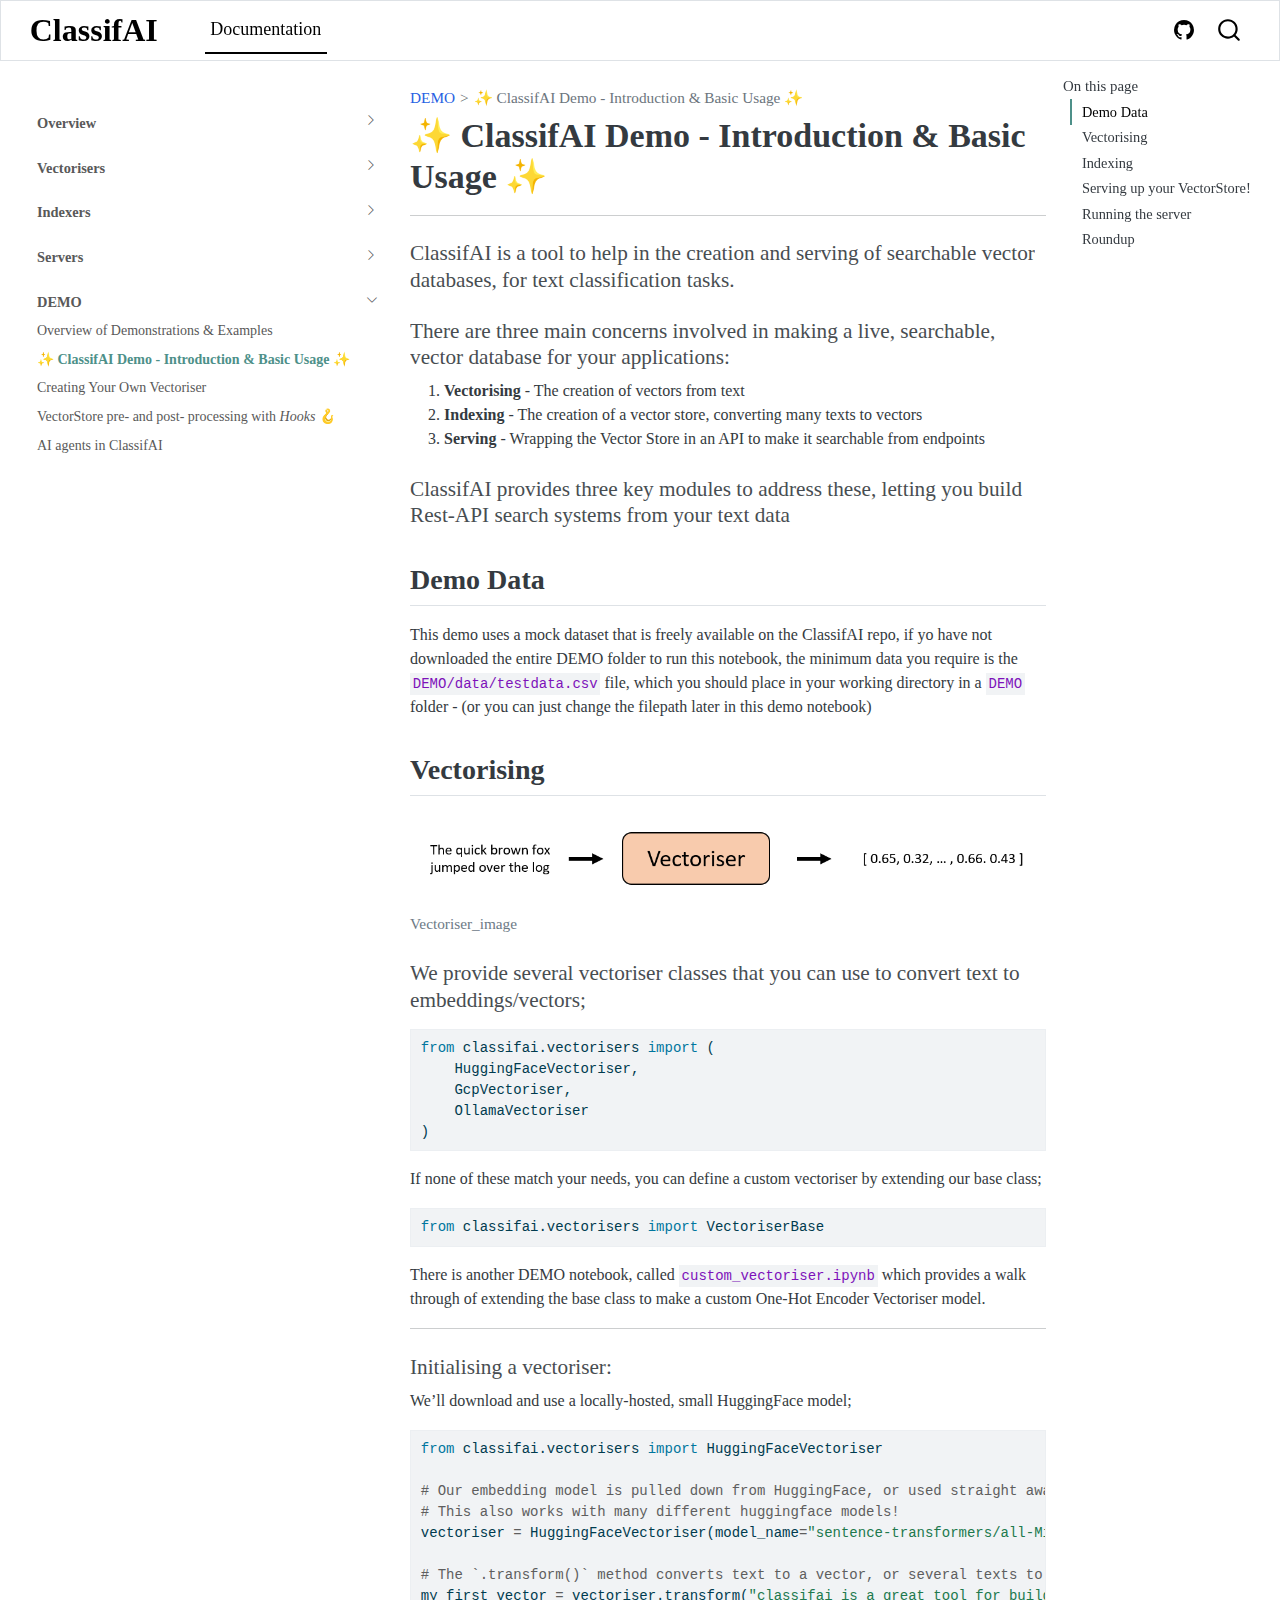
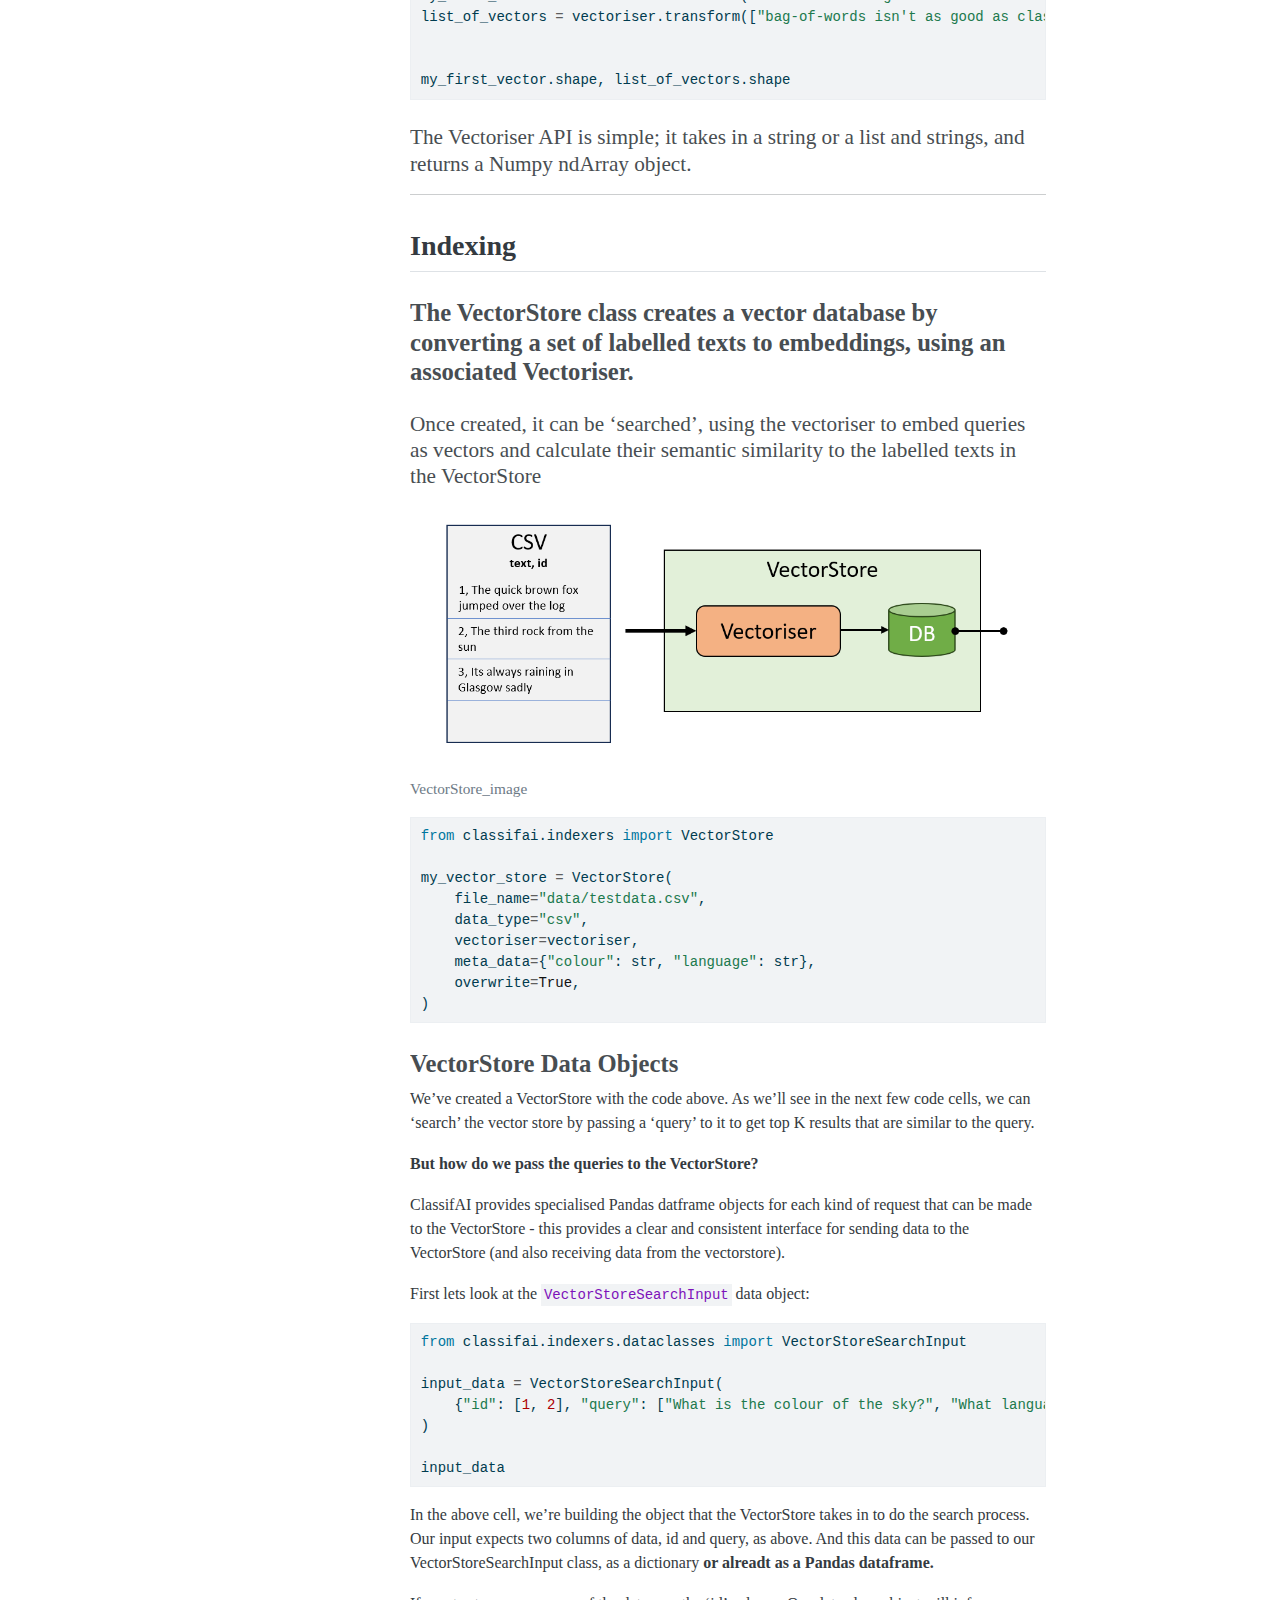
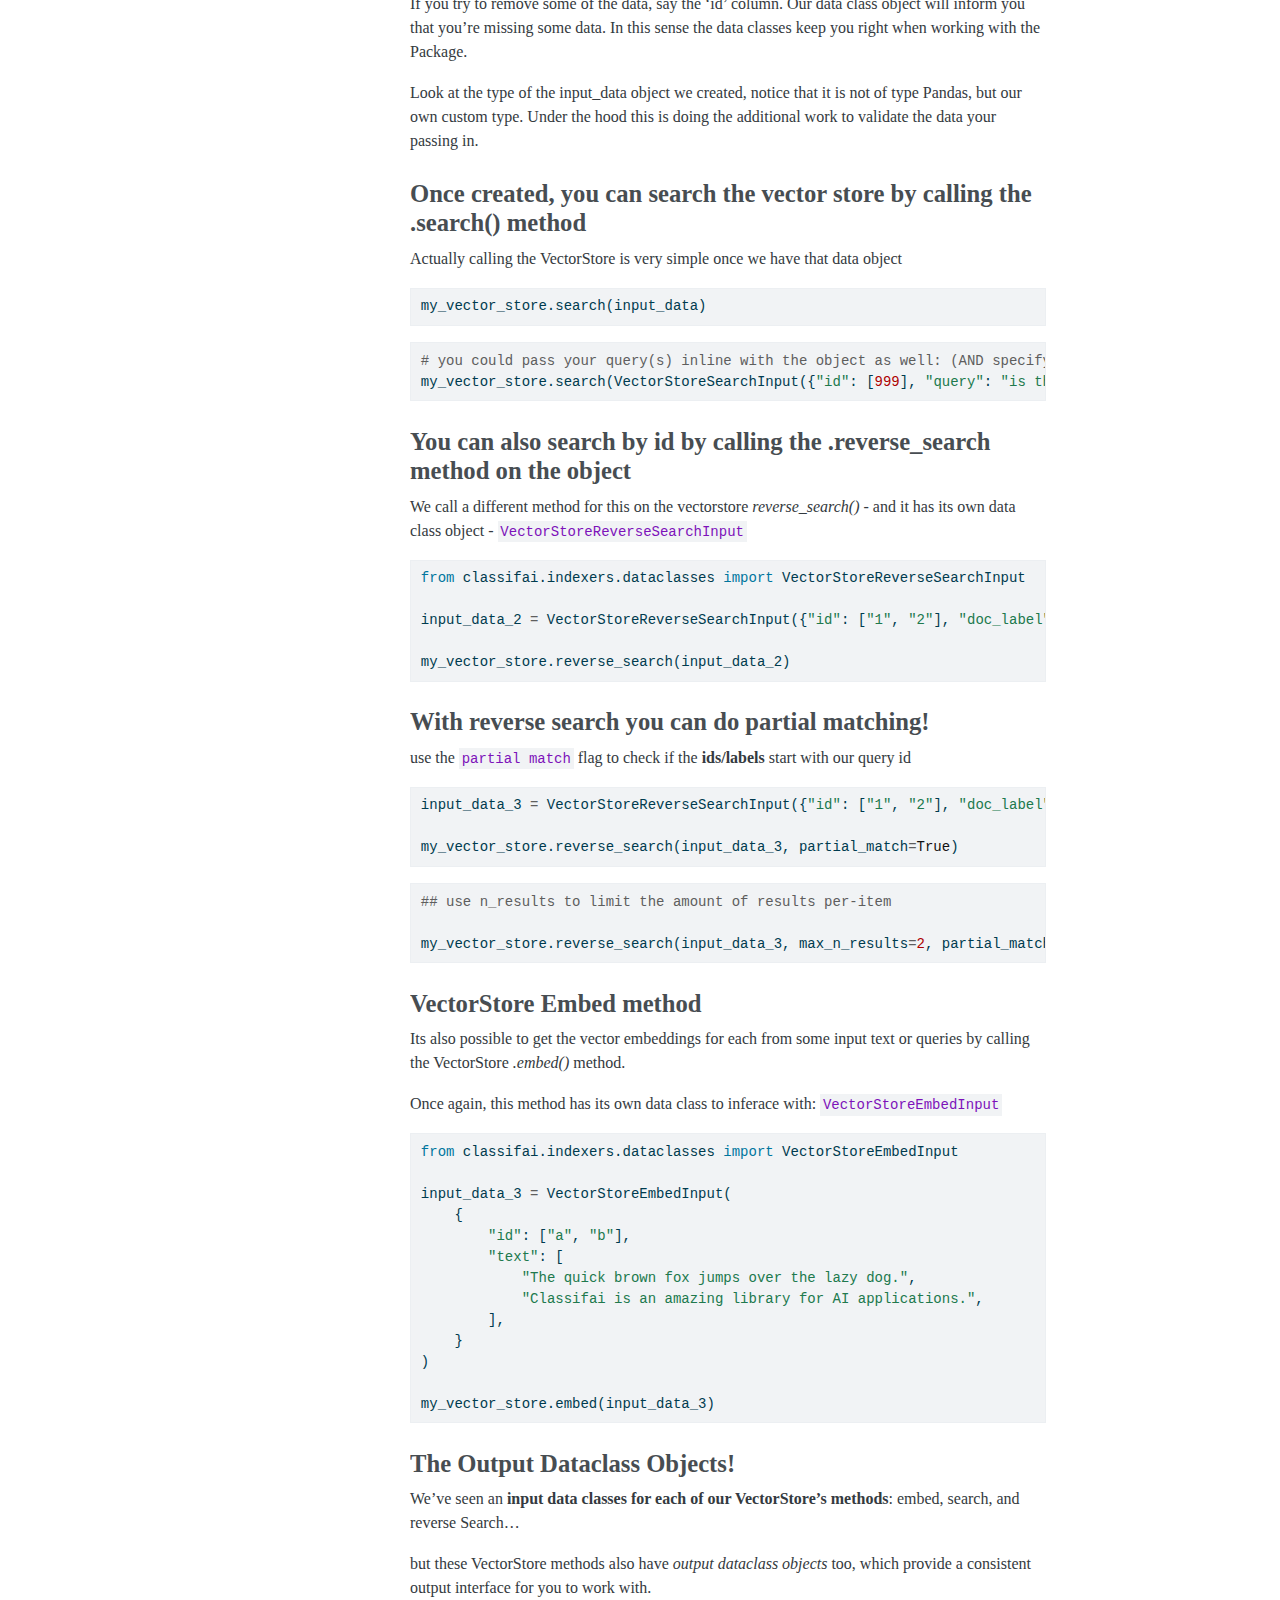
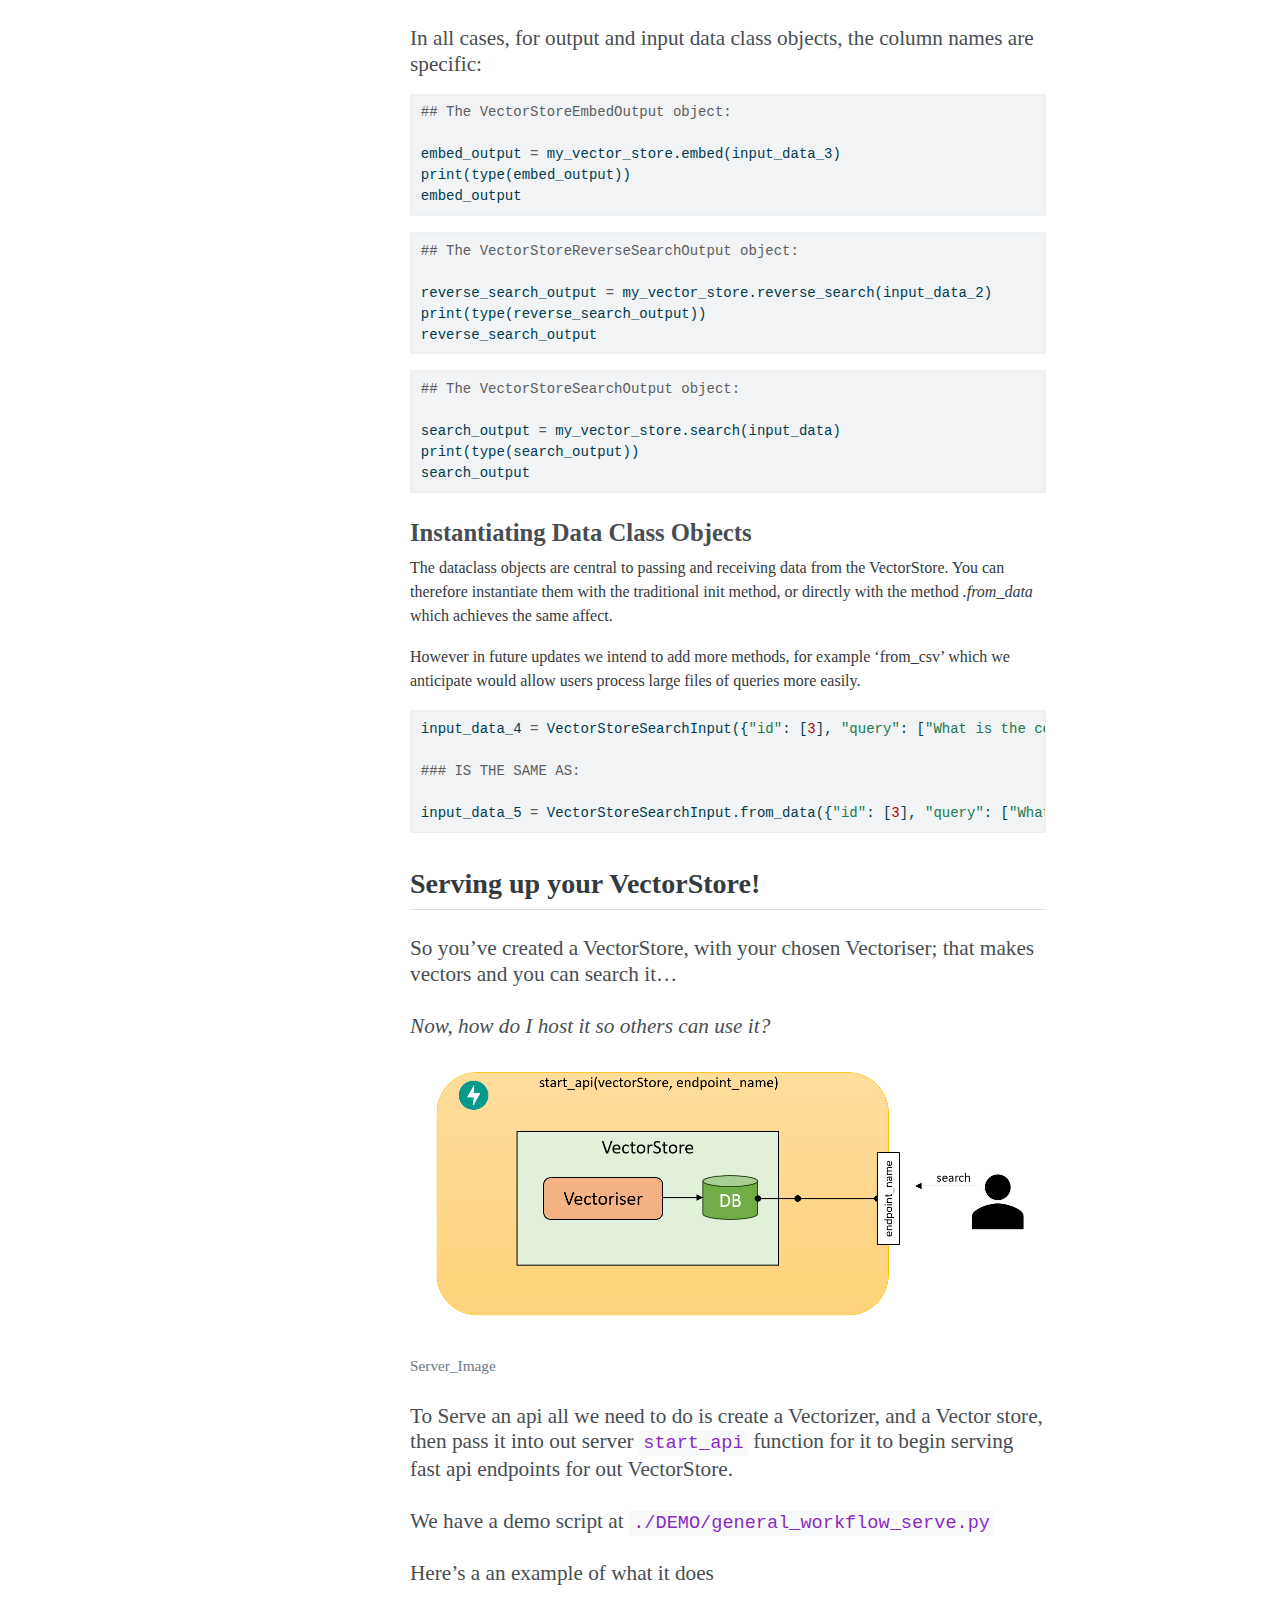
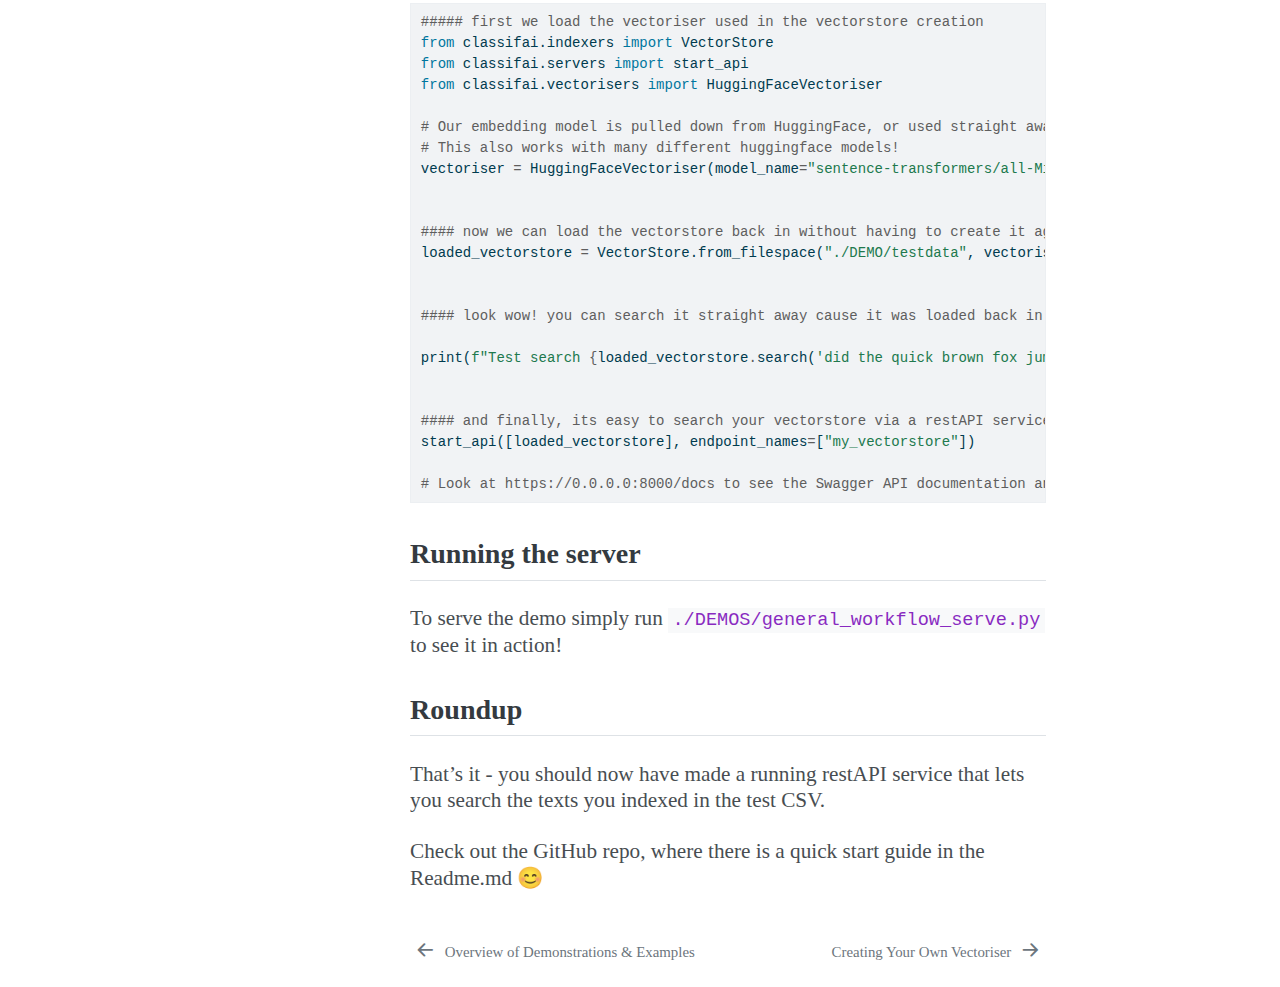
<file: DEMO/general_workflow_demo.html>
<!DOCTYPE html>
<html xmlns="http://www.w3.org/1999/xhtml" lang="en" xml:lang="en"><head>

<meta charset="utf-8">
<meta name="generator" content="quarto-1.9.36">

<meta name="viewport" content="width=device-width, initial-scale=1.0, user-scalable=yes">


<title>✨ ClassifAI Demo - Introduction &amp; Basic Usage ✨ – ClassifAI</title>
<style>
/* Default styles provided by pandoc.
** See https://pandoc.org/MANUAL.html#variables-for-html for config info.
*/
code{white-space: pre-wrap;}
span.smallcaps{font-variant: small-caps;}
div.columns{display: flex; gap: min(4vw, 1.5em);}
div.column{flex: auto; overflow-x: auto;}
div.hanging-indent{margin-left: 1.5em; text-indent: -1.5em;}
ul.task-list{list-style: none;}
ul.task-list li input[type="checkbox"] {
  width: 0.8em;
  margin: 0 0.8em 0.2em -1em; /* quarto-specific, see https://github.com/quarto-dev/quarto-cli/issues/4556 */ 
  vertical-align: middle;
}
/* CSS for syntax highlighting */
html { -webkit-text-size-adjust: 100%; }
pre > code.sourceCode { white-space: pre; position: relative; }
pre > code.sourceCode > span { display: inline-block; line-height: 1.25; }
pre > code.sourceCode > span:empty { height: 1.2em; }
.sourceCode { overflow: visible; }
code.sourceCode > span { color: inherit; text-decoration: inherit; }
div.sourceCode { margin: 1em 0; }
pre.sourceCode { margin: 0; }
@media screen {
div.sourceCode { overflow: auto; }
}
@media print {
pre > code.sourceCode { white-space: pre-wrap; }
pre > code.sourceCode > span { text-indent: -5em; padding-left: 5em; }
}
pre.numberSource code
  { counter-reset: source-line 0; }
pre.numberSource code > span
  { position: relative; left: -4em; counter-increment: source-line; }
pre.numberSource code > span > a:first-child::before
  { content: counter(source-line);
    position: relative; left: -1em; text-align: right; vertical-align: baseline;
    border: none; display: inline-block;
    -webkit-touch-callout: none; -webkit-user-select: none;
    -khtml-user-select: none; -moz-user-select: none;
    -ms-user-select: none; user-select: none;
    padding: 0 4px; width: 4em;
  }
pre.numberSource { margin-left: 3em;  padding-left: 4px; }
div.sourceCode
  {   }
@media screen {
pre > code.sourceCode > span > a:first-child::before { text-decoration: underline; }
}
</style>


<script src="../site_libs/quarto-nav/quarto-nav.js"></script>
<script src="../site_libs/quarto-nav/headroom.min.js"></script>
<script src="../site_libs/clipboard/clipboard.min.js"></script>
<script src="../site_libs/quarto-search/autocomplete.umd.js"></script>
<script src="../site_libs/quarto-search/fuse.min.js"></script>
<script src="../site_libs/quarto-search/quarto-search.js"></script>
<meta name="quarto:offset" content="../">
<link href="../DEMO/custom_vectoriser.html" rel="next">
<link href="../DEMO/README.html" rel="prev">
<link href="../ons_favicon.ico" rel="icon">
<script src="../site_libs/quarto-html/quarto.js" type="module"></script>
<script src="../site_libs/quarto-html/tabsets/tabsets.js" type="module"></script>
<script src="../site_libs/quarto-html/popper.min.js"></script>
<script src="../site_libs/quarto-html/tippy.umd.min.js"></script>
<script src="../site_libs/quarto-html/anchor.min.js"></script>
<link href="../site_libs/quarto-html/tippy.css" rel="stylesheet">
<link href="../site_libs/quarto-html/quarto-syntax-highlighting-845c23b38eaddc0f92fda52bfe77a8c8.css" rel="stylesheet" id="quarto-text-highlighting-styles">
<script src="../site_libs/bootstrap/bootstrap.min.js"></script>
<link href="../site_libs/bootstrap/bootstrap-icons.css" rel="stylesheet">
<link href="../site_libs/bootstrap/bootstrap-24111f2d7671a07c32a60419c31bd4a3.min.css" rel="stylesheet" append-hash="true" id="quarto-bootstrap" data-mode="light">
<script id="quarto-search-options" type="application/json">{
  "location": "navbar",
  "copy-button": false,
  "collapse-after": 3,
  "panel-placement": "end",
  "type": "overlay",
  "limit": 50,
  "keyboard-shortcut": [
    "f",
    "/",
    "s"
  ],
  "show-item-context": false,
  "language": {
    "search-no-results-text": "No results",
    "search-matching-documents-text": "matching documents",
    "search-copy-link-title": "Copy link to search",
    "search-hide-matches-text": "Hide additional matches",
    "search-more-match-text": "more match in this document",
    "search-more-matches-text": "more matches in this document",
    "search-clear-button-title": "Clear",
    "search-text-placeholder": "",
    "search-detached-cancel-button-title": "Cancel",
    "search-submit-button-title": "Submit",
    "search-label": "Search"
  }
}</script>


<link rel="stylesheet" href="../styles.css">
</head>

<body class="nav-sidebar floating nav-fixed quarto-light">

<div id="quarto-search-results"></div>
  <header id="quarto-header" class="headroom fixed-top">
    <nav class="navbar navbar-expand-lg " data-bs-theme="dark">
      <div class="navbar-container container-fluid">
      <div class="navbar-brand-container mx-auto">
    <a class="navbar-brand" href="../index.html">
    <span class="navbar-title">ClassifAI</span>
    </a>
  </div>
            <div id="quarto-search" class="" title="Search"></div>
          <button class="navbar-toggler" type="button" data-bs-toggle="collapse" data-bs-target="#navbarCollapse" aria-controls="navbarCollapse" role="menu" aria-expanded="false" aria-label="Toggle navigation" onclick="if (window.quartoToggleHeadroom) { window.quartoToggleHeadroom(); }">
  <span class="navbar-toggler-icon"></span>
</button>
          <div class="collapse navbar-collapse" id="navbarCollapse">
            <ul class="navbar-nav navbar-nav-scroll me-auto">
  <li class="nav-item">
    <a class="nav-link active" href="../docs/index.html" aria-current="page"> 
<span class="menu-text">Documentation</span></a>
  </li>  
</ul>
            <ul class="navbar-nav navbar-nav-scroll ms-auto">
  <li class="nav-item compact">
    <a class="nav-link" href="https://github.com/datasciencecampus/classifai"> <i class="bi bi-github" role="img">
</i> 
<span class="menu-text"></span></a>
  </li>  
</ul>
          </div> <!-- /navcollapse -->
            <div class="quarto-navbar-tools">
</div>
      </div> <!-- /container-fluid -->
    </nav>
  <nav class="quarto-secondary-nav">
    <div class="container-fluid d-flex">
      <button type="button" class="quarto-btn-toggle btn" data-bs-toggle="collapse" role="button" data-bs-target=".quarto-sidebar-collapse-item" aria-controls="quarto-sidebar" aria-expanded="false" aria-label="Toggle sidebar navigation" onclick="if (window.quartoToggleHeadroom) { window.quartoToggleHeadroom(); }">
        <i class="bi bi-layout-text-sidebar-reverse"></i>
      </button>
        <nav class="quarto-page-breadcrumbs" aria-label="breadcrumb"><ol class="breadcrumb"><li class="breadcrumb-item"><a href="../DEMO/README.html">DEMO</a></li><li class="breadcrumb-item"><a href="../DEMO/general_workflow_demo.html">✨ ClassifAI Demo - Introduction &amp; Basic Usage ✨</a></li></ol></nav>
        <a class="flex-grow-1" role="navigation" data-bs-toggle="collapse" data-bs-target=".quarto-sidebar-collapse-item" aria-controls="quarto-sidebar" aria-expanded="false" aria-label="Toggle sidebar navigation" onclick="if (window.quartoToggleHeadroom) { window.quartoToggleHeadroom(); }">      
        </a>
    </div>
  </nav>
</header>
<!-- content -->
<div id="quarto-content" class="quarto-container page-columns page-rows-contents page-layout-article page-navbar">
<!-- sidebar -->
  <nav id="quarto-sidebar" class="sidebar collapse collapse-horizontal quarto-sidebar-collapse-item sidebar-navigation floating overflow-auto">
    <div class="sidebar-menu-container"> 
    <ul class="list-unstyled mt-1">
        <li class="sidebar-item sidebar-item-section">
      <div class="sidebar-item-container"> 
            <a class="sidebar-item-text sidebar-link text-start collapsed" data-bs-toggle="collapse" data-bs-target="#quarto-sidebar-section-1" role="navigation" aria-expanded="false">
 <span class="menu-text">Overview</span></a>
          <a class="sidebar-item-toggle text-start collapsed" data-bs-toggle="collapse" data-bs-target="#quarto-sidebar-section-1" role="navigation" aria-expanded="false" aria-label="Toggle section">
            <i class="bi bi-chevron-right ms-2"></i>
          </a> 
      </div>
      <ul id="quarto-sidebar-section-1" class="collapse list-unstyled sidebar-section depth1 ">  
          <li class="sidebar-item">
  <div class="sidebar-item-container"> 
  <a href="../docs/index.html" class="sidebar-item-text sidebar-link">
 <span class="menu-text">Function reference</span></a>
  </div>
</li>
      </ul>
  </li>
        <li class="sidebar-item sidebar-item-section">
      <div class="sidebar-item-container"> 
            <a class="sidebar-item-text sidebar-link text-start collapsed" data-bs-toggle="collapse" data-bs-target="#quarto-sidebar-section-2" role="navigation" aria-expanded="false">
 <span class="menu-text">Vectorisers</span></a>
          <a class="sidebar-item-toggle text-start collapsed" data-bs-toggle="collapse" data-bs-target="#quarto-sidebar-section-2" role="navigation" aria-expanded="false" aria-label="Toggle section">
            <i class="bi bi-chevron-right ms-2"></i>
          </a> 
      </div>
      <ul id="quarto-sidebar-section-2" class="collapse list-unstyled sidebar-section depth1 ">  
          <li class="sidebar-item sidebar-item-section">
      <div class="sidebar-item-container"> 
            <a class="sidebar-item-text sidebar-link text-start collapsed" data-bs-toggle="collapse" data-bs-target="#quarto-sidebar-section-3" role="navigation" aria-expanded="false">
 <span class="menu-text">Vectorisers Overview</span></a>
          <a class="sidebar-item-toggle text-start collapsed" data-bs-toggle="collapse" data-bs-target="#quarto-sidebar-section-3" role="navigation" aria-expanded="false" aria-label="Toggle section">
            <i class="bi bi-chevron-right ms-2"></i>
          </a> 
      </div>
      <ul id="quarto-sidebar-section-3" class="collapse list-unstyled sidebar-section depth2 ">  
          <li class="sidebar-item">
  <div class="sidebar-item-container"> 
  <a href="../docs/vectorisers.html" class="sidebar-item-text sidebar-link">
 <span class="menu-text">vectorisers</span></a>
  </div>
</li>
          <li class="sidebar-item">
  <div class="sidebar-item-container"> 
  <a href="../docs/vectorisers.base.VectoriserBase.html" class="sidebar-item-text sidebar-link">
 <span class="menu-text">vectorisers.base.VectoriserBase</span></a>
  </div>
</li>
          <li class="sidebar-item">
  <div class="sidebar-item-container"> 
  <a href="../docs/vectorisers.base.VectoriserBase.transform.html" class="sidebar-item-text sidebar-link">
 <span class="menu-text">vectorisers.base.VectoriserBase.transform</span></a>
  </div>
</li>
      </ul>
  </li>
          <li class="sidebar-item sidebar-item-section">
      <div class="sidebar-item-container"> 
            <a class="sidebar-item-text sidebar-link text-start collapsed" data-bs-toggle="collapse" data-bs-target="#quarto-sidebar-section-4" role="navigation" aria-expanded="false">
 <span class="menu-text">Specific Vectorisers</span></a>
          <a class="sidebar-item-toggle text-start collapsed" data-bs-toggle="collapse" data-bs-target="#quarto-sidebar-section-4" role="navigation" aria-expanded="false" aria-label="Toggle section">
            <i class="bi bi-chevron-right ms-2"></i>
          </a> 
      </div>
      <ul id="quarto-sidebar-section-4" class="collapse list-unstyled sidebar-section depth2 ">  
          <li class="sidebar-item">
  <div class="sidebar-item-container"> 
  <a href="../docs/vectorisers.huggingface.HuggingFaceVectoriser.html" class="sidebar-item-text sidebar-link">
 <span class="menu-text">vectorisers.huggingface.HuggingFaceVectoriser</span></a>
  </div>
</li>
          <li class="sidebar-item">
  <div class="sidebar-item-container"> 
  <a href="../docs/vectorisers.ollama.OllamaVectoriser.html" class="sidebar-item-text sidebar-link">
 <span class="menu-text">vectorisers.ollama.OllamaVectoriser</span></a>
  </div>
</li>
          <li class="sidebar-item">
  <div class="sidebar-item-container"> 
  <a href="../docs/vectorisers.gcp.GcpVectoriser.html" class="sidebar-item-text sidebar-link">
 <span class="menu-text">vectorisers.gcp.GcpVectoriser</span></a>
  </div>
</li>
      </ul>
  </li>
      </ul>
  </li>
        <li class="sidebar-item sidebar-item-section">
      <div class="sidebar-item-container"> 
            <a class="sidebar-item-text sidebar-link text-start collapsed" data-bs-toggle="collapse" data-bs-target="#quarto-sidebar-section-5" role="navigation" aria-expanded="false">
 <span class="menu-text">Indexers</span></a>
          <a class="sidebar-item-toggle text-start collapsed" data-bs-toggle="collapse" data-bs-target="#quarto-sidebar-section-5" role="navigation" aria-expanded="false" aria-label="Toggle section">
            <i class="bi bi-chevron-right ms-2"></i>
          </a> 
      </div>
      <ul id="quarto-sidebar-section-5" class="collapse list-unstyled sidebar-section depth1 ">  
          <li class="sidebar-item">
  <div class="sidebar-item-container"> 
  <a href="../docs/indexers.html" class="sidebar-item-text sidebar-link">
 <span class="menu-text">indexers</span></a>
  </div>
</li>
          <li class="sidebar-item">
  <div class="sidebar-item-container"> 
  <a href="../docs/indexers.VectorStore.html" class="sidebar-item-text sidebar-link">
 <span class="menu-text">indexers.VectorStore</span></a>
  </div>
</li>
          <li class="sidebar-item">
  <div class="sidebar-item-container"> 
  <a href="../docs/indexers.VectorStore.embed.html" class="sidebar-item-text sidebar-link">
 <span class="menu-text">indexers.VectorStore.embed</span></a>
  </div>
</li>
          <li class="sidebar-item">
  <div class="sidebar-item-container"> 
  <a href="../docs/indexers.VectorStore.search.html" class="sidebar-item-text sidebar-link">
 <span class="menu-text">indexers.VectorStore.search</span></a>
  </div>
</li>
          <li class="sidebar-item">
  <div class="sidebar-item-container"> 
  <a href="../docs/indexers.VectorStore.reverse_search.html" class="sidebar-item-text sidebar-link">
 <span class="menu-text">indexers.VectorStore.reverse_search</span></a>
  </div>
</li>
          <li class="sidebar-item">
  <div class="sidebar-item-container"> 
  <a href="../docs/indexers.VectorStore.from_filespace.html" class="sidebar-item-text sidebar-link">
 <span class="menu-text">indexers.VectorStore.from_filespace</span></a>
  </div>
</li>
          <li class="sidebar-item">
  <div class="sidebar-item-container"> 
  <a href="../docs/indexers.dataclasses.html" class="sidebar-item-text sidebar-link">
 <span class="menu-text">indexers.dataclasses</span></a>
  </div>
</li>
          <li class="sidebar-item sidebar-item-section">
      <div class="sidebar-item-container"> 
            <a class="sidebar-item-text sidebar-link text-start collapsed" data-bs-toggle="collapse" data-bs-target="#quarto-sidebar-section-6" role="navigation" aria-expanded="false">
 <span class="menu-text">Hooks</span></a>
          <a class="sidebar-item-toggle text-start collapsed" data-bs-toggle="collapse" data-bs-target="#quarto-sidebar-section-6" role="navigation" aria-expanded="false" aria-label="Toggle section">
            <i class="bi bi-chevron-right ms-2"></i>
          </a> 
      </div>
      <ul id="quarto-sidebar-section-6" class="collapse list-unstyled sidebar-section depth2 ">  
          <li class="sidebar-item">
  <div class="sidebar-item-container"> 
  <a href="../docs/indexers.hooks.html" class="sidebar-item-text sidebar-link">
 <span class="menu-text">indexers.hooks</span></a>
  </div>
</li>
          <li class="sidebar-item">
  <div class="sidebar-item-container"> 
  <a href="../docs/indexers.hooks.hook_factory.HookBase.html" class="sidebar-item-text sidebar-link">
 <span class="menu-text">indexers.hooks.hook_factory.HookBase</span></a>
  </div>
</li>
          <li class="sidebar-item">
  <div class="sidebar-item-container"> 
  <a href="../docs/indexers.hooks.default_hooks.html" class="sidebar-item-text sidebar-link">
 <span class="menu-text">indexers.hooks.default_hooks</span></a>
  </div>
</li>
          <li class="sidebar-item">
  <div class="sidebar-item-container"> 
  <a href="../docs/indexers.hooks.default_hooks.preprocessing.html" class="sidebar-item-text sidebar-link">
 <span class="menu-text">indexers.hooks.default_hooks.preprocessing</span></a>
  </div>
</li>
          <li class="sidebar-item">
  <div class="sidebar-item-container"> 
  <a href="../docs/indexers.hooks.default_hooks.preprocessing.CapitalisationStandardisingHook.html" class="sidebar-item-text sidebar-link">
 <span class="menu-text">indexers.hooks.default_hooks.preprocessing.CapitalisationStandardisingHook</span></a>
  </div>
</li>
          <li class="sidebar-item">
  <div class="sidebar-item-container"> 
  <a href="../docs/indexers.hooks.default_hooks.postprocessing.html" class="sidebar-item-text sidebar-link">
 <span class="menu-text">indexers.hooks.default_hooks.postprocessing</span></a>
  </div>
</li>
          <li class="sidebar-item">
  <div class="sidebar-item-container"> 
  <a href="../docs/indexers.hooks.default_hooks.postprocessing.DeduplicationHook.html" class="sidebar-item-text sidebar-link">
 <span class="menu-text">indexers.hooks.default_hooks.postprocessing.DeduplicationHook</span></a>
  </div>
</li>
          <li class="sidebar-item">
  <div class="sidebar-item-container"> 
  <a href="../docs/indexers.hooks.default_hooks.postprocessing.RagHook.html" class="sidebar-item-text sidebar-link">
 <span class="menu-text">indexers.hooks.default_hooks.postprocessing.RagHook</span></a>
  </div>
</li>
      </ul>
  </li>
      </ul>
  </li>
        <li class="sidebar-item sidebar-item-section">
      <div class="sidebar-item-container"> 
            <a class="sidebar-item-text sidebar-link text-start collapsed" data-bs-toggle="collapse" data-bs-target="#quarto-sidebar-section-7" role="navigation" aria-expanded="false">
 <span class="menu-text">Servers</span></a>
          <a class="sidebar-item-toggle text-start collapsed" data-bs-toggle="collapse" data-bs-target="#quarto-sidebar-section-7" role="navigation" aria-expanded="false" aria-label="Toggle section">
            <i class="bi bi-chevron-right ms-2"></i>
          </a> 
      </div>
      <ul id="quarto-sidebar-section-7" class="collapse list-unstyled sidebar-section depth1 ">  
          <li class="sidebar-item">
  <div class="sidebar-item-container"> 
  <a href="../docs/servers.html" class="sidebar-item-text sidebar-link">
 <span class="menu-text">servers</span></a>
  </div>
</li>
          <li class="sidebar-item">
  <div class="sidebar-item-container"> 
  <a href="../docs/servers.get_router.html" class="sidebar-item-text sidebar-link">
 <span class="menu-text">servers.get_router</span></a>
  </div>
</li>
          <li class="sidebar-item">
  <div class="sidebar-item-container"> 
  <a href="../docs/servers.get_server.html" class="sidebar-item-text sidebar-link">
 <span class="menu-text">servers.get_server</span></a>
  </div>
</li>
          <li class="sidebar-item">
  <div class="sidebar-item-container"> 
  <a href="../docs/servers.run_server.html" class="sidebar-item-text sidebar-link">
 <span class="menu-text">servers.run_server</span></a>
  </div>
</li>
          <li class="sidebar-item">
  <div class="sidebar-item-container"> 
  <a href="../docs/servers.make_endpoints.html" class="sidebar-item-text sidebar-link">
 <span class="menu-text">servers.make_endpoints</span></a>
  </div>
</li>
      </ul>
  </li>
        <li class="sidebar-item sidebar-item-section">
      <div class="sidebar-item-container"> 
            <a class="sidebar-item-text sidebar-link text-start" data-bs-toggle="collapse" data-bs-target="#quarto-sidebar-section-8" role="navigation" aria-expanded="true">
 <span class="menu-text">DEMO</span></a>
          <a class="sidebar-item-toggle text-start" data-bs-toggle="collapse" data-bs-target="#quarto-sidebar-section-8" role="navigation" aria-expanded="true" aria-label="Toggle section">
            <i class="bi bi-chevron-right ms-2"></i>
          </a> 
      </div>
      <ul id="quarto-sidebar-section-8" class="collapse list-unstyled sidebar-section depth1 show">  
          <li class="sidebar-item">
  <div class="sidebar-item-container"> 
  <a href="../DEMO/README.html" class="sidebar-item-text sidebar-link">
 <span class="menu-text">Overview of Demonstrations &amp; Examples</span></a>
  </div>
</li>
          <li class="sidebar-item">
  <div class="sidebar-item-container"> 
  <a href="../DEMO/general_workflow_demo.html" class="sidebar-item-text sidebar-link active">
 <span class="menu-text">✨ ClassifAI Demo - Introduction &amp; Basic Usage ✨</span></a>
  </div>
</li>
          <li class="sidebar-item">
  <div class="sidebar-item-container"> 
  <a href="../DEMO/custom_vectoriser.html" class="sidebar-item-text sidebar-link">
 <span class="menu-text">Creating Your Own Vectoriser</span></a>
  </div>
</li>
          <li class="sidebar-item">
  <div class="sidebar-item-container"> 
  <a href="../DEMO/using_hooks.html" class="sidebar-item-text sidebar-link">
 <span class="menu-text">VectorStore pre- and post- processing with <em>Hooks</em> 🪝</span></a>
  </div>
</li>
          <li class="sidebar-item">
  <div class="sidebar-item-container"> 
  <a href="../DEMO/ai_agent_hooks.html" class="sidebar-item-text sidebar-link">
 <span class="menu-text">AI agents in ClassifAI</span></a>
  </div>
</li>
      </ul>
  </li>
    </ul>
    </div>
</nav>
<div id="quarto-sidebar-glass" class="quarto-sidebar-collapse-item" data-bs-toggle="collapse" data-bs-target=".quarto-sidebar-collapse-item"></div>
<!-- margin-sidebar -->
    <div id="quarto-margin-sidebar" class="sidebar margin-sidebar">
        <nav id="TOC" role="doc-toc" class="toc-active">
    <h2 id="toc-title">On this page</h2>
   
  <ul>
  <li><a href="#demo-data" id="toc-demo-data" class="nav-link active" data-scroll-target="#demo-data">Demo Data</a></li>
  <li><a href="#vectorising" id="toc-vectorising" class="nav-link" data-scroll-target="#vectorising">Vectorising</a></li>
  <li><a href="#indexing" id="toc-indexing" class="nav-link" data-scroll-target="#indexing">Indexing</a>
  <ul class="collapse">
  <li><a href="#the-vectorstore-class-creates-a-vector-database-by-converting-a-set-of-labelled-texts-to-embeddings-using-an-associated-vectoriser." id="toc-the-vectorstore-class-creates-a-vector-database-by-converting-a-set-of-labelled-texts-to-embeddings-using-an-associated-vectoriser." class="nav-link" data-scroll-target="#the-vectorstore-class-creates-a-vector-database-by-converting-a-set-of-labelled-texts-to-embeddings-using-an-associated-vectoriser.">The VectorStore class creates a vector database by converting a set of labelled texts to embeddings, using an associated Vectoriser.</a></li>
  <li><a href="#vectorstore-data-objects" id="toc-vectorstore-data-objects" class="nav-link" data-scroll-target="#vectorstore-data-objects">VectorStore Data Objects</a></li>
  <li><a href="#once-created-you-can-search-the-vector-store-by-calling-the-.search-method" id="toc-once-created-you-can-search-the-vector-store-by-calling-the-.search-method" class="nav-link" data-scroll-target="#once-created-you-can-search-the-vector-store-by-calling-the-.search-method">Once created, you can search the vector store by calling the .search() method</a></li>
  <li><a href="#you-can-also-search-by-id-by-calling-the-.reverse_search-method-on-the-object" id="toc-you-can-also-search-by-id-by-calling-the-.reverse_search-method-on-the-object" class="nav-link" data-scroll-target="#you-can-also-search-by-id-by-calling-the-.reverse_search-method-on-the-object">You can also search by id by calling the .reverse_search method on the object</a></li>
  <li><a href="#with-reverse-search-you-can-do-partial-matching" id="toc-with-reverse-search-you-can-do-partial-matching" class="nav-link" data-scroll-target="#with-reverse-search-you-can-do-partial-matching">With reverse search you can do partial matching!</a></li>
  <li><a href="#vectorstore-embed-method" id="toc-vectorstore-embed-method" class="nav-link" data-scroll-target="#vectorstore-embed-method">VectorStore Embed method</a></li>
  <li><a href="#the-output-dataclass-objects" id="toc-the-output-dataclass-objects" class="nav-link" data-scroll-target="#the-output-dataclass-objects">The Output Dataclass Objects!</a></li>
  <li><a href="#instantiating-data-class-objects" id="toc-instantiating-data-class-objects" class="nav-link" data-scroll-target="#instantiating-data-class-objects">Instantiating Data Class Objects</a></li>
  </ul></li>
  <li><a href="#serving-up-your-vectorstore" id="toc-serving-up-your-vectorstore" class="nav-link" data-scroll-target="#serving-up-your-vectorstore">Serving up your VectorStore!</a></li>
  <li><a href="#running-the-server" id="toc-running-the-server" class="nav-link" data-scroll-target="#running-the-server">Running the server</a></li>
  <li><a href="#roundup" id="toc-roundup" class="nav-link" data-scroll-target="#roundup">Roundup</a></li>
  </ul>
</nav>
    </div>
<!-- main -->
<main class="content" id="quarto-document-content">

<header id="title-block-header" class="quarto-title-block default"><nav class="quarto-page-breadcrumbs quarto-title-breadcrumbs d-none d-lg-block" aria-label="breadcrumb"><ol class="breadcrumb"><li class="breadcrumb-item"><a href="../DEMO/README.html">DEMO</a></li><li class="breadcrumb-item"><a href="../DEMO/general_workflow_demo.html">✨ ClassifAI Demo - Introduction &amp; Basic Usage ✨</a></li></ol></nav>
<div class="quarto-title">
<h1 class="title">✨ ClassifAI Demo - Introduction &amp; Basic Usage ✨</h1>
</div>



<div class="quarto-title-meta">

    
  
    
  </div>
  


</header>


<hr>
<section id="classifai-is-a-tool-to-help-in-the-creation-and-serving-of-searchable-vector-databases-for-text-classification-tasks." class="level4">
<h4 class="anchored" data-anchor-id="classifai-is-a-tool-to-help-in-the-creation-and-serving-of-searchable-vector-databases-for-text-classification-tasks.">ClassifAI is a tool to help in the creation and serving of searchable vector databases, for text classification tasks.</h4>
</section>
<section id="there-are-three-main-concerns-involved-in-making-a-live-searchable-vector-database-for-your-applications" class="level4">
<h4 class="anchored" data-anchor-id="there-are-three-main-concerns-involved-in-making-a-live-searchable-vector-database-for-your-applications">There are three main concerns involved in making a live, searchable, vector database for your applications:</h4>
<ol type="1">
<li><strong>Vectorising</strong> - The creation of vectors from text<br>
</li>
<li><strong>Indexing</strong> - The creation of a vector store, converting many texts to vectors</li>
<li><strong>Serving</strong> - Wrapping the Vector Store in an API to make it searchable from endpoints</li>
</ol>
</section>
<section id="classifai-provides-three-key-modules-to-address-these-letting-you-build-rest-api-search-systems-from-your-text-data" class="level4">
<h4 class="anchored" data-anchor-id="classifai-provides-three-key-modules-to-address-these-letting-you-build-rest-api-search-systems-from-your-text-data">ClassifAI provides three key modules to address these, letting you build Rest-API search systems from your text data</h4>
</section>
<section id="demo-data" class="level2">
<h2 class="anchored" data-anchor-id="demo-data">Demo Data</h2>
<p>This demo uses a mock dataset that is freely available on the ClassifAI repo, if yo have not downloaded the entire DEMO folder to run this notebook, the minimum data you require is the <code>DEMO/data/testdata.csv</code> file, which you should place in your working directory in a <code>DEMO</code> folder - (or you can just change the filepath later in this demo notebook)</p>
</section>
<section id="vectorising" class="level2">
<h2 class="anchored" data-anchor-id="vectorising">Vectorising</h2>
<div class="quarto-figure quarto-figure-center">
<figure class="figure">
<p><img src="files/vectoriser.png" class="img-fluid figure-img"></p>
<figcaption>Vectoriser_image</figcaption>
</figure>
</div>
<section id="we-provide-several-vectoriser-classes-that-you-can-use-to-convert-text-to-embeddingsvectors" class="level4">
<h4 class="anchored" data-anchor-id="we-provide-several-vectoriser-classes-that-you-can-use-to-convert-text-to-embeddingsvectors">We provide several vectoriser classes that you can use to convert text to embeddings/vectors;</h4>
<div class="code-copy-outer-scaffold"><div class="sourceCode" id="cb1"><pre class="sourceCode python code-with-copy"><code class="sourceCode python"><span id="cb1-1"><a href="#cb1-1" aria-hidden="true" tabindex="-1"></a><span class="im">from</span> classifai.vectorisers <span class="im">import</span> (</span>
<span id="cb1-2"><a href="#cb1-2" aria-hidden="true" tabindex="-1"></a>    HuggingFaceVectoriser,</span>
<span id="cb1-3"><a href="#cb1-3" aria-hidden="true" tabindex="-1"></a>    GcpVectoriser,</span>
<span id="cb1-4"><a href="#cb1-4" aria-hidden="true" tabindex="-1"></a>    OllamaVectoriser</span>
<span id="cb1-5"><a href="#cb1-5" aria-hidden="true" tabindex="-1"></a>)</span></code></pre></div><button title="Copy to Clipboard" class="code-copy-button"><i class="bi"></i></button></div>
<p>If none of these match your needs, you can define a custom vectoriser by extending our base class;</p>
<div class="code-copy-outer-scaffold"><div class="sourceCode" id="cb2"><pre class="sourceCode python code-with-copy"><code class="sourceCode python"><span id="cb2-1"><a href="#cb2-1" aria-hidden="true" tabindex="-1"></a><span class="im">from</span> classifai.vectorisers <span class="im">import</span> VectoriserBase</span></code></pre></div><button title="Copy to Clipboard" class="code-copy-button"><i class="bi"></i></button></div>
<p>There is another DEMO notebook, called <code>custom_vectoriser.ipynb</code> which provides a walk through of extending the base class to make a custom One-Hot Encoder Vectoriser model.</p>
<hr>
</section>
<section id="initialising-a-vectoriser" class="level4">
<h4 class="anchored" data-anchor-id="initialising-a-vectoriser">Initialising a vectoriser:</h4>
<p>We’ll download and use a locally-hosted, small HuggingFace model;</p>
<div id="cell-5" class="cell">
<div class="code-copy-outer-scaffold"><div class="sourceCode cell-code" id="cb3"><pre class="sourceCode python code-with-copy"><code class="sourceCode python"><span id="cb3-1"><a href="#cb3-1" aria-hidden="true" tabindex="-1"></a><span class="im">from</span> classifai.vectorisers <span class="im">import</span> HuggingFaceVectoriser</span>
<span id="cb3-2"><a href="#cb3-2" aria-hidden="true" tabindex="-1"></a></span>
<span id="cb3-3"><a href="#cb3-3" aria-hidden="true" tabindex="-1"></a><span class="co"># Our embedding model is pulled down from HuggingFace, or used straight away if previously downloaded</span></span>
<span id="cb3-4"><a href="#cb3-4" aria-hidden="true" tabindex="-1"></a><span class="co"># This also works with many different huggingface models!</span></span>
<span id="cb3-5"><a href="#cb3-5" aria-hidden="true" tabindex="-1"></a>vectoriser <span class="op">=</span> HuggingFaceVectoriser(model_name<span class="op">=</span><span class="st">"sentence-transformers/all-MiniLM-L6-v2"</span>)</span>
<span id="cb3-6"><a href="#cb3-6" aria-hidden="true" tabindex="-1"></a></span>
<span id="cb3-7"><a href="#cb3-7" aria-hidden="true" tabindex="-1"></a><span class="co"># The `.transform()` method converts text to a vector, or several texts to an array of vectors</span></span>
<span id="cb3-8"><a href="#cb3-8" aria-hidden="true" tabindex="-1"></a>my_first_vector <span class="op">=</span> vectoriser.transform(<span class="st">"classifai is a great tool for building AI applications."</span>)</span>
<span id="cb3-9"><a href="#cb3-9" aria-hidden="true" tabindex="-1"></a>list_of_vectors <span class="op">=</span> vectoriser.transform([<span class="st">"bag-of-words isn't as good as classifAI"</span>, <span class="st">"tf-idf isn't as good as classifAI"</span>])</span>
<span id="cb3-10"><a href="#cb3-10" aria-hidden="true" tabindex="-1"></a></span>
<span id="cb3-11"><a href="#cb3-11" aria-hidden="true" tabindex="-1"></a></span>
<span id="cb3-12"><a href="#cb3-12" aria-hidden="true" tabindex="-1"></a>my_first_vector.shape, list_of_vectors.shape</span></code></pre></div><button title="Copy to Clipboard" class="code-copy-button"><i class="bi"></i></button></div>
</div>
</section>
<section id="the-vectoriser-api-is-simple-it-takes-in-a-string-or-a-list-and-strings-and-returns-a-numpy-ndarray-object." class="level4">
<h4 class="anchored" data-anchor-id="the-vectoriser-api-is-simple-it-takes-in-a-string-or-a-list-and-strings-and-returns-a-numpy-ndarray-object.">The Vectoriser API is simple; it takes in a string or a list and strings, and returns a Numpy ndArray object.</h4>
<hr>
</section>
</section>
<section id="indexing" class="level2">
<h2 class="anchored" data-anchor-id="indexing">Indexing</h2>
<section id="the-vectorstore-class-creates-a-vector-database-by-converting-a-set-of-labelled-texts-to-embeddings-using-an-associated-vectoriser." class="level3">
<h3 class="anchored" data-anchor-id="the-vectorstore-class-creates-a-vector-database-by-converting-a-set-of-labelled-texts-to-embeddings-using-an-associated-vectoriser.">The VectorStore class creates a vector database by converting a set of labelled texts to embeddings, using an associated Vectoriser.</h3>
<section id="once-created-it-can-be-searched-using-the-vectoriser-to-embed-queries-as-vectors-and-calculate-their-semantic-similarity-to-the-labelled-texts-in-the-vectorstore" class="level4">
<h4 class="anchored" data-anchor-id="once-created-it-can-be-searched-using-the-vectoriser-to-embed-queries-as-vectors-and-calculate-their-semantic-similarity-to-the-labelled-texts-in-the-vectorstore">Once created, it can be ‘searched’, using the vectoriser to embed queries as vectors and calculate their semantic similarity to the labelled texts in the VectorStore</h4>
<div class="quarto-figure quarto-figure-center">
<figure class="figure">
<p><img src="files/VectorStore.png" class="img-fluid figure-img"></p>
<figcaption>VectorStore_image</figcaption>
</figure>
</div>
<div id="cell-9" class="cell">
<div class="code-copy-outer-scaffold"><div class="sourceCode cell-code" id="cb4"><pre class="sourceCode python code-with-copy"><code class="sourceCode python"><span id="cb4-1"><a href="#cb4-1" aria-hidden="true" tabindex="-1"></a><span class="im">from</span> classifai.indexers <span class="im">import</span> VectorStore</span>
<span id="cb4-2"><a href="#cb4-2" aria-hidden="true" tabindex="-1"></a></span>
<span id="cb4-3"><a href="#cb4-3" aria-hidden="true" tabindex="-1"></a>my_vector_store <span class="op">=</span> VectorStore(</span>
<span id="cb4-4"><a href="#cb4-4" aria-hidden="true" tabindex="-1"></a>    file_name<span class="op">=</span><span class="st">"data/testdata.csv"</span>,</span>
<span id="cb4-5"><a href="#cb4-5" aria-hidden="true" tabindex="-1"></a>    data_type<span class="op">=</span><span class="st">"csv"</span>,</span>
<span id="cb4-6"><a href="#cb4-6" aria-hidden="true" tabindex="-1"></a>    vectoriser<span class="op">=</span>vectoriser,</span>
<span id="cb4-7"><a href="#cb4-7" aria-hidden="true" tabindex="-1"></a>    meta_data<span class="op">=</span>{<span class="st">"colour"</span>: <span class="bu">str</span>, <span class="st">"language"</span>: <span class="bu">str</span>},</span>
<span id="cb4-8"><a href="#cb4-8" aria-hidden="true" tabindex="-1"></a>    overwrite<span class="op">=</span><span class="va">True</span>,</span>
<span id="cb4-9"><a href="#cb4-9" aria-hidden="true" tabindex="-1"></a>)</span></code></pre></div><button title="Copy to Clipboard" class="code-copy-button"><i class="bi"></i></button></div>
</div>
</section>
</section>
<section id="vectorstore-data-objects" class="level3">
<h3 class="anchored" data-anchor-id="vectorstore-data-objects">VectorStore Data Objects</h3>
<p>We’ve created a VectorStore with the code above. As we’ll see in the next few code cells, we can ‘search’ the vector store by passing a ‘query’ to it to get top K results that are similar to the query.</p>
<p><b> But how do we pass the queries to the VectorStore? </b></p>
<p>ClassifAI provides specialised Pandas datframe objects for each kind of request that can be made to the VectorStore - this provides a clear and consistent interface for sending data to the VectorStore (and also receiving data from the vectorstore).</p>
<p>First lets look at the <code>VectorStoreSearchInput</code> data object:</p>
<div id="cell-11" class="cell">
<div class="code-copy-outer-scaffold"><div class="sourceCode cell-code" id="cb5"><pre class="sourceCode python code-with-copy"><code class="sourceCode python"><span id="cb5-1"><a href="#cb5-1" aria-hidden="true" tabindex="-1"></a><span class="im">from</span> classifai.indexers.dataclasses <span class="im">import</span> VectorStoreSearchInput</span>
<span id="cb5-2"><a href="#cb5-2" aria-hidden="true" tabindex="-1"></a></span>
<span id="cb5-3"><a href="#cb5-3" aria-hidden="true" tabindex="-1"></a>input_data <span class="op">=</span> VectorStoreSearchInput(</span>
<span id="cb5-4"><a href="#cb5-4" aria-hidden="true" tabindex="-1"></a>    {<span class="st">"id"</span>: [<span class="dv">1</span>, <span class="dv">2</span>], <span class="st">"query"</span>: [<span class="st">"What is the colour of the sky?"</span>, <span class="st">"What language is spoken in Brazil?"</span>]}</span>
<span id="cb5-5"><a href="#cb5-5" aria-hidden="true" tabindex="-1"></a>)</span>
<span id="cb5-6"><a href="#cb5-6" aria-hidden="true" tabindex="-1"></a></span>
<span id="cb5-7"><a href="#cb5-7" aria-hidden="true" tabindex="-1"></a>input_data</span></code></pre></div><button title="Copy to Clipboard" class="code-copy-button"><i class="bi"></i></button></div>
</div>
<p>In the above cell, we’re building the object that the VectorStore takes in to do the search process. Our input expects two columns of data, id and query, as above. And this data can be passed to our VectorStoreSearchInput class, as a dictionary <b> or alreadt as a Pandas dataframe. </b></p>
<p>If you try to remove some of the data, say the ‘id’ column. Our data class object will inform you that you’re missing some data. In this sense the data classes keep you right when working with the Package.</p>
<p>Look at the type of the input_data object we created, notice that it is not of type Pandas, but our own custom type. Under the hood this is doing the additional work to validate the data your passing in.</p>
</section>
<section id="once-created-you-can-search-the-vector-store-by-calling-the-.search-method" class="level3">
<h3 class="anchored" data-anchor-id="once-created-you-can-search-the-vector-store-by-calling-the-.search-method">Once created, you can search the vector store by calling the .search() method</h3>
<p>Actually calling the VectorStore is very simple once we have that data object</p>
<div id="cell-14" class="cell">
<div class="code-copy-outer-scaffold"><div class="sourceCode cell-code" id="cb6"><pre class="sourceCode python code-with-copy"><code class="sourceCode python"><span id="cb6-1"><a href="#cb6-1" aria-hidden="true" tabindex="-1"></a>my_vector_store.search(input_data)</span></code></pre></div><button title="Copy to Clipboard" class="code-copy-button"><i class="bi"></i></button></div>
</div>
<div id="cell-15" class="cell">
<div class="code-copy-outer-scaffold"><div class="sourceCode cell-code" id="cb7"><pre class="sourceCode python code-with-copy"><code class="sourceCode python"><span id="cb7-1"><a href="#cb7-1" aria-hidden="true" tabindex="-1"></a><span class="co"># you could pass your query(s) inline with the object as well: (AND specify how many results you want per query)</span></span>
<span id="cb7-2"><a href="#cb7-2" aria-hidden="true" tabindex="-1"></a>my_vector_store.search(VectorStoreSearchInput({<span class="st">"id"</span>: [<span class="dv">999</span>], <span class="st">"query"</span>: <span class="st">"is the desert large?"</span>}), n_results<span class="op">=</span><span class="dv">5</span>)</span></code></pre></div><button title="Copy to Clipboard" class="code-copy-button"><i class="bi"></i></button></div>
</div>
</section>
<section id="you-can-also-search-by-id-by-calling-the-.reverse_search-method-on-the-object" class="level3">
<h3 class="anchored" data-anchor-id="you-can-also-search-by-id-by-calling-the-.reverse_search-method-on-the-object">You can also search by id by calling the .reverse_search method on the object</h3>
<p>We call a different method for this on the vectorstore <i>reverse_search()</i> - and it has its own data class object - <code>VectorStoreReverseSearchInput</code></p>
<div id="cell-17" class="cell">
<div class="code-copy-outer-scaffold"><div class="sourceCode cell-code" id="cb8"><pre class="sourceCode python code-with-copy"><code class="sourceCode python"><span id="cb8-1"><a href="#cb8-1" aria-hidden="true" tabindex="-1"></a><span class="im">from</span> classifai.indexers.dataclasses <span class="im">import</span> VectorStoreReverseSearchInput</span>
<span id="cb8-2"><a href="#cb8-2" aria-hidden="true" tabindex="-1"></a></span>
<span id="cb8-3"><a href="#cb8-3" aria-hidden="true" tabindex="-1"></a>input_data_2 <span class="op">=</span> VectorStoreReverseSearchInput({<span class="st">"id"</span>: [<span class="st">"1"</span>, <span class="st">"2"</span>], <span class="st">"doc_label"</span>: [<span class="st">"1100"</span>, <span class="st">"1056"</span>]})</span>
<span id="cb8-4"><a href="#cb8-4" aria-hidden="true" tabindex="-1"></a></span>
<span id="cb8-5"><a href="#cb8-5" aria-hidden="true" tabindex="-1"></a>my_vector_store.reverse_search(input_data_2)</span></code></pre></div><button title="Copy to Clipboard" class="code-copy-button"><i class="bi"></i></button></div>
</div>
</section>
<section id="with-reverse-search-you-can-do-partial-matching" class="level3">
<h3 class="anchored" data-anchor-id="with-reverse-search-you-can-do-partial-matching">With reverse search you can do partial matching!</h3>
<p>use the <code>partial match</code> flag to check if the <strong>ids/labels</strong> start with our query id</p>
<div id="cell-19" class="cell">
<div class="code-copy-outer-scaffold"><div class="sourceCode cell-code" id="cb9"><pre class="sourceCode python code-with-copy"><code class="sourceCode python"><span id="cb9-1"><a href="#cb9-1" aria-hidden="true" tabindex="-1"></a>input_data_3 <span class="op">=</span> VectorStoreReverseSearchInput({<span class="st">"id"</span>: [<span class="st">"1"</span>, <span class="st">"2"</span>], <span class="st">"doc_label"</span>: [<span class="st">"1100"</span>, <span class="st">"105"</span>]})</span>
<span id="cb9-2"><a href="#cb9-2" aria-hidden="true" tabindex="-1"></a></span>
<span id="cb9-3"><a href="#cb9-3" aria-hidden="true" tabindex="-1"></a>my_vector_store.reverse_search(input_data_3, partial_match<span class="op">=</span><span class="va">True</span>)</span></code></pre></div><button title="Copy to Clipboard" class="code-copy-button"><i class="bi"></i></button></div>
</div>
<div id="cell-20" class="cell">
<div class="code-copy-outer-scaffold"><div class="sourceCode cell-code" id="cb10"><pre class="sourceCode python code-with-copy"><code class="sourceCode python"><span id="cb10-1"><a href="#cb10-1" aria-hidden="true" tabindex="-1"></a><span class="co">## use n_results to limit the amount of results per-item</span></span>
<span id="cb10-2"><a href="#cb10-2" aria-hidden="true" tabindex="-1"></a></span>
<span id="cb10-3"><a href="#cb10-3" aria-hidden="true" tabindex="-1"></a>my_vector_store.reverse_search(input_data_3, max_n_results<span class="op">=</span><span class="dv">2</span>, partial_match<span class="op">=</span><span class="va">True</span>)</span></code></pre></div><button title="Copy to Clipboard" class="code-copy-button"><i class="bi"></i></button></div>
</div>
</section>
<section id="vectorstore-embed-method" class="level3">
<h3 class="anchored" data-anchor-id="vectorstore-embed-method">VectorStore Embed method</h3>
<p>Its also possible to get the vector embeddings for each from some input text or queries by calling the VectorStore <i>.embed()</i> method.</p>
<p>Once again, this method has its own data class to inferace with: <code>VectorStoreEmbedInput</code></p>
<div id="cell-22" class="cell">
<div class="code-copy-outer-scaffold"><div class="sourceCode cell-code" id="cb11"><pre class="sourceCode python code-with-copy"><code class="sourceCode python"><span id="cb11-1"><a href="#cb11-1" aria-hidden="true" tabindex="-1"></a><span class="im">from</span> classifai.indexers.dataclasses <span class="im">import</span> VectorStoreEmbedInput</span>
<span id="cb11-2"><a href="#cb11-2" aria-hidden="true" tabindex="-1"></a></span>
<span id="cb11-3"><a href="#cb11-3" aria-hidden="true" tabindex="-1"></a>input_data_3 <span class="op">=</span> VectorStoreEmbedInput(</span>
<span id="cb11-4"><a href="#cb11-4" aria-hidden="true" tabindex="-1"></a>    {</span>
<span id="cb11-5"><a href="#cb11-5" aria-hidden="true" tabindex="-1"></a>        <span class="st">"id"</span>: [<span class="st">"a"</span>, <span class="st">"b"</span>],</span>
<span id="cb11-6"><a href="#cb11-6" aria-hidden="true" tabindex="-1"></a>        <span class="st">"text"</span>: [</span>
<span id="cb11-7"><a href="#cb11-7" aria-hidden="true" tabindex="-1"></a>            <span class="st">"The quick brown fox jumps over the lazy dog."</span>,</span>
<span id="cb11-8"><a href="#cb11-8" aria-hidden="true" tabindex="-1"></a>            <span class="st">"Classifai is an amazing library for AI applications."</span>,</span>
<span id="cb11-9"><a href="#cb11-9" aria-hidden="true" tabindex="-1"></a>        ],</span>
<span id="cb11-10"><a href="#cb11-10" aria-hidden="true" tabindex="-1"></a>    }</span>
<span id="cb11-11"><a href="#cb11-11" aria-hidden="true" tabindex="-1"></a>)</span>
<span id="cb11-12"><a href="#cb11-12" aria-hidden="true" tabindex="-1"></a></span>
<span id="cb11-13"><a href="#cb11-13" aria-hidden="true" tabindex="-1"></a>my_vector_store.embed(input_data_3)</span></code></pre></div><button title="Copy to Clipboard" class="code-copy-button"><i class="bi"></i></button></div>
</div>
</section>
<section id="the-output-dataclass-objects" class="level3">
<h3 class="anchored" data-anchor-id="the-output-dataclass-objects">The Output Dataclass Objects!</h3>
<p>We’ve seen an <b>input data classes for each of our VectorStore’s methods</b>: embed, search, and reverse Search…</p>
<p>but these VectorStore methods also have <i> output dataclass objects </i> too, which provide a consistent output interface for you to work with.</p>
<section id="in-all-cases-for-output-and-input-data-class-objects-the-column-names-are-specific" class="level4">
<h4 class="anchored" data-anchor-id="in-all-cases-for-output-and-input-data-class-objects-the-column-names-are-specific">In all cases, for output and input data class objects, the column names are specific:</h4>
<div id="cell-24" class="cell">
<div class="code-copy-outer-scaffold"><div class="sourceCode cell-code" id="cb12"><pre class="sourceCode python code-with-copy"><code class="sourceCode python"><span id="cb12-1"><a href="#cb12-1" aria-hidden="true" tabindex="-1"></a><span class="co">## The VectorStoreEmbedOutput object:</span></span>
<span id="cb12-2"><a href="#cb12-2" aria-hidden="true" tabindex="-1"></a></span>
<span id="cb12-3"><a href="#cb12-3" aria-hidden="true" tabindex="-1"></a>embed_output <span class="op">=</span> my_vector_store.embed(input_data_3)</span>
<span id="cb12-4"><a href="#cb12-4" aria-hidden="true" tabindex="-1"></a><span class="bu">print</span>(<span class="bu">type</span>(embed_output))</span>
<span id="cb12-5"><a href="#cb12-5" aria-hidden="true" tabindex="-1"></a>embed_output</span></code></pre></div><button title="Copy to Clipboard" class="code-copy-button"><i class="bi"></i></button></div>
</div>
<div id="cell-25" class="cell">
<div class="code-copy-outer-scaffold"><div class="sourceCode cell-code" id="cb13"><pre class="sourceCode python code-with-copy"><code class="sourceCode python"><span id="cb13-1"><a href="#cb13-1" aria-hidden="true" tabindex="-1"></a><span class="co">## The VectorStoreReverseSearchOutput object:</span></span>
<span id="cb13-2"><a href="#cb13-2" aria-hidden="true" tabindex="-1"></a></span>
<span id="cb13-3"><a href="#cb13-3" aria-hidden="true" tabindex="-1"></a>reverse_search_output <span class="op">=</span> my_vector_store.reverse_search(input_data_2)</span>
<span id="cb13-4"><a href="#cb13-4" aria-hidden="true" tabindex="-1"></a><span class="bu">print</span>(<span class="bu">type</span>(reverse_search_output))</span>
<span id="cb13-5"><a href="#cb13-5" aria-hidden="true" tabindex="-1"></a>reverse_search_output</span></code></pre></div><button title="Copy to Clipboard" class="code-copy-button"><i class="bi"></i></button></div>
</div>
<div id="cell-26" class="cell">
<div class="code-copy-outer-scaffold"><div class="sourceCode cell-code" id="cb14"><pre class="sourceCode python code-with-copy"><code class="sourceCode python"><span id="cb14-1"><a href="#cb14-1" aria-hidden="true" tabindex="-1"></a><span class="co">## The VectorStoreSearchOutput object:</span></span>
<span id="cb14-2"><a href="#cb14-2" aria-hidden="true" tabindex="-1"></a></span>
<span id="cb14-3"><a href="#cb14-3" aria-hidden="true" tabindex="-1"></a>search_output <span class="op">=</span> my_vector_store.search(input_data)</span>
<span id="cb14-4"><a href="#cb14-4" aria-hidden="true" tabindex="-1"></a><span class="bu">print</span>(<span class="bu">type</span>(search_output))</span>
<span id="cb14-5"><a href="#cb14-5" aria-hidden="true" tabindex="-1"></a>search_output</span></code></pre></div><button title="Copy to Clipboard" class="code-copy-button"><i class="bi"></i></button></div>
</div>
</section>
</section>
<section id="instantiating-data-class-objects" class="level3">
<h3 class="anchored" data-anchor-id="instantiating-data-class-objects">Instantiating Data Class Objects</h3>
<p>The dataclass objects are central to passing and receiving data from the VectorStore. You can therefore instantiate them with the traditional init method, or directly with the method <i>.from_data</i> which achieves the same affect.</p>
<p>However in future updates we intend to add more methods, for example ‘from_csv’ which we anticipate would allow users process large files of queries more easily.</p>
<div id="cell-28" class="cell">
<div class="code-copy-outer-scaffold"><div class="sourceCode cell-code" id="cb15"><pre class="sourceCode python code-with-copy"><code class="sourceCode python"><span id="cb15-1"><a href="#cb15-1" aria-hidden="true" tabindex="-1"></a>input_data_4 <span class="op">=</span> VectorStoreSearchInput({<span class="st">"id"</span>: [<span class="dv">3</span>], <span class="st">"query"</span>: [<span class="st">"What is the colour of grass?"</span>]})</span>
<span id="cb15-2"><a href="#cb15-2" aria-hidden="true" tabindex="-1"></a></span>
<span id="cb15-3"><a href="#cb15-3" aria-hidden="true" tabindex="-1"></a><span class="co">### IS THE SAME AS:</span></span>
<span id="cb15-4"><a href="#cb15-4" aria-hidden="true" tabindex="-1"></a></span>
<span id="cb15-5"><a href="#cb15-5" aria-hidden="true" tabindex="-1"></a>input_data_5 <span class="op">=</span> VectorStoreSearchInput.from_data({<span class="st">"id"</span>: [<span class="dv">3</span>], <span class="st">"query"</span>: [<span class="st">"What is the colour of grass?"</span>]})</span></code></pre></div><button title="Copy to Clipboard" class="code-copy-button"><i class="bi"></i></button></div>
</div>
</section>
</section>
<section id="serving-up-your-vectorstore" class="level2">
<h2 class="anchored" data-anchor-id="serving-up-your-vectorstore">Serving up your VectorStore!</h2>
<section id="so-youve-created-a-vectorstore-with-your-chosen-vectoriser-that-makes-vectors-and-you-can-search-it" class="level4">
<h4 class="anchored" data-anchor-id="so-youve-created-a-vectorstore-with-your-chosen-vectoriser-that-makes-vectors-and-you-can-search-it">So you’ve created a VectorStore, with your chosen Vectoriser; that makes vectors and you can search it…</h4>
</section>
<section id="now-how-do-i-host-it-so-others-can-use-it" class="level4">
<h4 class="anchored" data-anchor-id="now-how-do-i-host-it-so-others-can-use-it"><em>Now, how do I host it so others can use it?</em></h4>
<div class="quarto-figure quarto-figure-center">
<figure class="figure">
<p><img src="files/servers.png" class="img-fluid figure-img"></p>
<figcaption>Server_Image</figcaption>
</figure>
</div>
</section>
<section id="to-serve-an-api-all-we-need-to-do-is-create-a-vectorizer-and-a-vector-store-then-pass-it-into-out-server-start_api-function-for-it-to-begin-serving-fast-api-endpoints-for-out-vectorstore." class="level4">
<h4 class="anchored" data-anchor-id="to-serve-an-api-all-we-need-to-do-is-create-a-vectorizer-and-a-vector-store-then-pass-it-into-out-server-start_api-function-for-it-to-begin-serving-fast-api-endpoints-for-out-vectorstore.">To Serve an api all we need to do is create a Vectorizer, and a Vector store, then pass it into out server <code>start_api</code> function for it to begin serving fast api endpoints for out VectorStore.</h4>
</section>
<section id="we-have-a-demo-script-at-.demogeneral_workflow_serve.py" class="level4">
<h4 class="anchored" data-anchor-id="we-have-a-demo-script-at-.demogeneral_workflow_serve.py">We have a demo script at <code>./DEMO/general_workflow_serve.py</code></h4>
</section>
<section id="heres-a-an-example-of-what-it-does" class="level4">
<h4 class="anchored" data-anchor-id="heres-a-an-example-of-what-it-does">Here’s a an example of what it does</h4>
<div class="code-copy-outer-scaffold"><div class="sourceCode" id="cb16"><pre class="sourceCode python code-with-copy"><code class="sourceCode python"><span id="cb16-1"><a href="#cb16-1" aria-hidden="true" tabindex="-1"></a><span class="co">##### first we load the vectoriser used in the vectorstore creation</span></span>
<span id="cb16-2"><a href="#cb16-2" aria-hidden="true" tabindex="-1"></a><span class="im">from</span> classifai.indexers <span class="im">import</span> VectorStore</span>
<span id="cb16-3"><a href="#cb16-3" aria-hidden="true" tabindex="-1"></a><span class="im">from</span> classifai.servers <span class="im">import</span> start_api</span>
<span id="cb16-4"><a href="#cb16-4" aria-hidden="true" tabindex="-1"></a><span class="im">from</span> classifai.vectorisers <span class="im">import</span> HuggingFaceVectoriser</span>
<span id="cb16-5"><a href="#cb16-5" aria-hidden="true" tabindex="-1"></a></span>
<span id="cb16-6"><a href="#cb16-6" aria-hidden="true" tabindex="-1"></a><span class="co"># Our embedding model is pulled down from HuggingFace, or used straight away if previously downloaded</span></span>
<span id="cb16-7"><a href="#cb16-7" aria-hidden="true" tabindex="-1"></a><span class="co"># This also works with many different huggingface models!</span></span>
<span id="cb16-8"><a href="#cb16-8" aria-hidden="true" tabindex="-1"></a>vectoriser <span class="op">=</span> HuggingFaceVectoriser(model_name<span class="op">=</span><span class="st">"sentence-transformers/all-MiniLM-L6-v2"</span>)</span>
<span id="cb16-9"><a href="#cb16-9" aria-hidden="true" tabindex="-1"></a></span>
<span id="cb16-10"><a href="#cb16-10" aria-hidden="true" tabindex="-1"></a></span>
<span id="cb16-11"><a href="#cb16-11" aria-hidden="true" tabindex="-1"></a><span class="co">#### now we can load the vectorstore back in without having to create it again</span></span>
<span id="cb16-12"><a href="#cb16-12" aria-hidden="true" tabindex="-1"></a>loaded_vectorstore <span class="op">=</span> VectorStore.from_filespace(<span class="st">"./DEMO/testdata"</span>, vectoriser)</span>
<span id="cb16-13"><a href="#cb16-13" aria-hidden="true" tabindex="-1"></a></span>
<span id="cb16-14"><a href="#cb16-14" aria-hidden="true" tabindex="-1"></a></span>
<span id="cb16-15"><a href="#cb16-15" aria-hidden="true" tabindex="-1"></a><span class="co">#### look wow! you can search it straight away cause it was loaded back in</span></span>
<span id="cb16-16"><a href="#cb16-16" aria-hidden="true" tabindex="-1"></a></span>
<span id="cb16-17"><a href="#cb16-17" aria-hidden="true" tabindex="-1"></a><span class="bu">print</span>(<span class="ss">f"Test search </span><span class="sc">{</span>loaded_vectorstore<span class="sc">.</span>search(<span class="st">'did the quick brown fox jump over the log?'</span>)<span class="sc">}</span><span class="ss">"</span>)</span>
<span id="cb16-18"><a href="#cb16-18" aria-hidden="true" tabindex="-1"></a></span>
<span id="cb16-19"><a href="#cb16-19" aria-hidden="true" tabindex="-1"></a></span>
<span id="cb16-20"><a href="#cb16-20" aria-hidden="true" tabindex="-1"></a><span class="co">#### and finally, its easy to search your vectorstore via a restAPI service, just run:</span></span>
<span id="cb16-21"><a href="#cb16-21" aria-hidden="true" tabindex="-1"></a>start_api([loaded_vectorstore], endpoint_names<span class="op">=</span>[<span class="st">"my_vectorstore"</span>])</span>
<span id="cb16-22"><a href="#cb16-22" aria-hidden="true" tabindex="-1"></a></span>
<span id="cb16-23"><a href="#cb16-23" aria-hidden="true" tabindex="-1"></a><span class="co"># Look at https://0.0.0.0:8000/docs to see the Swagger API documentation and test in the browser</span></span></code></pre></div><button title="Copy to Clipboard" class="code-copy-button"><i class="bi"></i></button></div>
</section>
</section>
<section id="running-the-server" class="level2">
<h2 class="anchored" data-anchor-id="running-the-server">Running the server</h2>
<section id="to-serve-the-demo-simply-run-.demosgeneral_workflow_serve.py-to-see-it-in-action" class="level4">
<h4 class="anchored" data-anchor-id="to-serve-the-demo-simply-run-.demosgeneral_workflow_serve.py-to-see-it-in-action">To serve the demo simply run <code>./DEMOS/general_workflow_serve.py</code> to see it in action!</h4>
</section>
</section>
<section id="roundup" class="level2">
<h2 class="anchored" data-anchor-id="roundup">Roundup</h2>
<section id="thats-it---you-should-now-have-made-a-running-restapi-service-that-lets-you-search-the-texts-you-indexed-in-the-test-csv." class="level4">
<h4 class="anchored" data-anchor-id="thats-it---you-should-now-have-made-a-running-restapi-service-that-lets-you-search-the-texts-you-indexed-in-the-test-csv.">That’s it - you should now have made a running restAPI service that lets you search the texts you indexed in the test CSV.</h4>
</section>
<section id="check-out-the-github-repo-where-there-is-a-quick-start-guide-in-the-readme.md" class="level4">
<h4 class="anchored" data-anchor-id="check-out-the-github-repo-where-there-is-a-quick-start-guide-in-the-readme.md">Check out the GitHub repo, where there is a quick start guide in the Readme.md 😊</h4>


</section>
</section>

</main> <!-- /main -->
<script id="quarto-html-after-body" type="application/javascript">
  window.document.addEventListener("DOMContentLoaded", function (event) {
    const icon = "";
    const anchorJS = new window.AnchorJS();
    anchorJS.options = {
      placement: 'right',
      icon: icon
    };
    anchorJS.add('.anchored');
    const isCodeAnnotation = (el) => {
      for (const clz of el.classList) {
        if (clz.startsWith('code-annotation-')) {                     
          return true;
        }
      }
      return false;
    }
    const onCopySuccess = function(e) {
      // button target
      const button = e.trigger;
      // don't keep focus
      button.blur();
      // flash "checked"
      button.classList.add('code-copy-button-checked');
      var currentTitle = button.getAttribute("title");
      button.setAttribute("title", "Copied!");
      let tooltip;
      if (window.bootstrap) {
        button.setAttribute("data-bs-toggle", "tooltip");
        button.setAttribute("data-bs-placement", "left");
        button.setAttribute("data-bs-title", "Copied!");
        tooltip = new bootstrap.Tooltip(button, 
          { trigger: "manual", 
            customClass: "code-copy-button-tooltip",
            offset: [0, -8]});
        tooltip.show();    
      }
      setTimeout(function() {
        if (tooltip) {
          tooltip.hide();
          button.removeAttribute("data-bs-title");
          button.removeAttribute("data-bs-toggle");
          button.removeAttribute("data-bs-placement");
        }
        button.setAttribute("title", currentTitle);
        button.classList.remove('code-copy-button-checked');
      }, 1000);
      // clear code selection
      e.clearSelection();
    }
    const getTextToCopy = function(trigger) {
      const outerScaffold = trigger.parentElement.cloneNode(true);
      const codeEl = outerScaffold.querySelector('code');
      for (const childEl of codeEl.children) {
        if (isCodeAnnotation(childEl)) {
          childEl.remove();
        }
      }
      return codeEl.innerText;
    }
    const clipboard = new window.ClipboardJS('.code-copy-button:not([data-in-quarto-modal])', {
      text: getTextToCopy
    });
    clipboard.on('success', onCopySuccess);
    if (window.document.getElementById('quarto-embedded-source-code-modal')) {
      const clipboardModal = new window.ClipboardJS('.code-copy-button[data-in-quarto-modal]', {
        text: getTextToCopy,
        container: window.document.getElementById('quarto-embedded-source-code-modal')
      });
      clipboardModal.on('success', onCopySuccess);
    }
      var localhostRegex = new RegExp(/^(?:http|https):\/\/localhost\:?[0-9]*\//);
      var mailtoRegex = new RegExp(/^mailto:/);
        var filterRegex = new RegExp("https:\/\/datasciencecampus\.github\.io\/classifai\/");
      var isInternal = (href) => {
          return filterRegex.test(href) || localhostRegex.test(href) || mailtoRegex.test(href);
      }
      // Inspect non-navigation links and adorn them if external
     var links = window.document.querySelectorAll('a[href]:not(.nav-link):not(.navbar-brand):not(.toc-action):not(.sidebar-link):not(.sidebar-item-toggle):not(.pagination-link):not(.no-external):not([aria-hidden]):not(.dropdown-item):not(.quarto-navigation-tool):not(.about-link)');
      for (var i=0; i<links.length; i++) {
        const link = links[i];
        if (!isInternal(link.href)) {
          // undo the damage that might have been done by quarto-nav.js in the case of
          // links that we want to consider external
          if (link.dataset.originalHref !== undefined) {
            link.href = link.dataset.originalHref;
          }
        }
      }
    function tippyHover(el, contentFn, onTriggerFn, onUntriggerFn) {
      const config = {
        allowHTML: true,
        maxWidth: 500,
        delay: 100,
        arrow: false,
        appendTo: function(el) {
            return el.parentElement;
        },
        interactive: true,
        interactiveBorder: 10,
        theme: 'quarto',
        placement: 'bottom-start',
      };
      if (contentFn) {
        config.content = contentFn;
      }
      if (onTriggerFn) {
        config.onTrigger = onTriggerFn;
      }
      if (onUntriggerFn) {
        config.onUntrigger = onUntriggerFn;
      }
      window.tippy(el, config); 
    }
    const noterefs = window.document.querySelectorAll('a[role="doc-noteref"]');
    for (var i=0; i<noterefs.length; i++) {
      const ref = noterefs[i];
      tippyHover(ref, function() {
        // use id or data attribute instead here
        let href = ref.getAttribute('data-footnote-href') || ref.getAttribute('href');
        try { href = new URL(href).hash; } catch {}
        const id = href.replace(/^#\/?/, "");
        const note = window.document.getElementById(id);
        if (note) {
          return note.innerHTML;
        } else {
          return "";
        }
      });
    }
    const xrefs = window.document.querySelectorAll('a.quarto-xref');
    const processXRef = (id, note) => {
      // Strip column container classes
      const stripColumnClz = (el) => {
        el.classList.remove("page-full", "page-columns");
        if (el.children) {
          for (const child of el.children) {
            stripColumnClz(child);
          }
        }
      }
      stripColumnClz(note)
      if (id === null || id.startsWith('sec-')) {
        // Special case sections, only their first couple elements
        const container = document.createElement("div");
        if (note.children && note.children.length > 2) {
          container.appendChild(note.children[0].cloneNode(true));
          for (let i = 1; i < note.children.length; i++) {
            const child = note.children[i];
            if (child.tagName === "P" && child.innerText === "") {
              continue;
            } else {
              container.appendChild(child.cloneNode(true));
              break;
            }
          }
          if (window.Quarto?.typesetMath) {
            window.Quarto.typesetMath(container);
          }
          return container.innerHTML
        } else {
          if (window.Quarto?.typesetMath) {
            window.Quarto.typesetMath(note);
          }
          return note.innerHTML;
        }
      } else {
        // Remove any anchor links if they are present
        const anchorLink = note.querySelector('a.anchorjs-link');
        if (anchorLink) {
          anchorLink.remove();
        }
        if (window.Quarto?.typesetMath) {
          window.Quarto.typesetMath(note);
        }
        if (note.classList.contains("callout")) {
          return note.outerHTML;
        } else {
          return note.innerHTML;
        }
      }
    }
    for (var i=0; i<xrefs.length; i++) {
      const xref = xrefs[i];
      tippyHover(xref, undefined, function(instance) {
        instance.disable();
        let url = xref.getAttribute('href');
        let hash = undefined; 
        if (url.startsWith('#')) {
          hash = url;
        } else {
          try { hash = new URL(url).hash; } catch {}
        }
        if (hash) {
          const id = hash.replace(/^#\/?/, "");
          const note = window.document.getElementById(id);
          if (note !== null) {
            try {
              const html = processXRef(id, note.cloneNode(true));
              instance.setContent(html);
            } finally {
              instance.enable();
              instance.show();
            }
          } else {
            // See if we can fetch this
            fetch(url.split('#')[0])
            .then(res => res.text())
            .then(html => {
              const parser = new DOMParser();
              const htmlDoc = parser.parseFromString(html, "text/html");
              const note = htmlDoc.getElementById(id);
              if (note !== null) {
                const html = processXRef(id, note);
                instance.setContent(html);
              } 
            }).finally(() => {
              instance.enable();
              instance.show();
            });
          }
        } else {
          // See if we can fetch a full url (with no hash to target)
          // This is a special case and we should probably do some content thinning / targeting
          fetch(url)
          .then(res => res.text())
          .then(html => {
            const parser = new DOMParser();
            const htmlDoc = parser.parseFromString(html, "text/html");
            const note = htmlDoc.querySelector('main.content');
            if (note !== null) {
              // This should only happen for chapter cross references
              // (since there is no id in the URL)
              // remove the first header
              if (note.children.length > 0 && note.children[0].tagName === "HEADER") {
                note.children[0].remove();
              }
              const html = processXRef(null, note);
              instance.setContent(html);
            } 
          }).finally(() => {
            instance.enable();
            instance.show();
          });
        }
      }, function(instance) {
      });
    }
        let selectedAnnoteEl;
        const selectorForAnnotation = ( cell, annotation) => {
          let cellAttr = 'data-code-cell="' + cell + '"';
          let lineAttr = 'data-code-annotation="' +  annotation + '"';
          const selector = 'span[' + cellAttr + '][' + lineAttr + ']';
          return selector;
        }
        const selectCodeLines = (annoteEl) => {
          const doc = window.document;
          const targetCell = annoteEl.getAttribute("data-target-cell");
          const targetAnnotation = annoteEl.getAttribute("data-target-annotation");
          const annoteSpan = window.document.querySelector(selectorForAnnotation(targetCell, targetAnnotation));
          const lines = annoteSpan.getAttribute("data-code-lines").split(",");
          const lineIds = lines.map((line) => {
            return targetCell + "-" + line;
          })
          let top = null;
          let height = null;
          let parent = null;
          if (lineIds.length > 0) {
              //compute the position of the single el (top and bottom and make a div)
              const el = window.document.getElementById(lineIds[0]);
              top = el.offsetTop;
              height = el.offsetHeight;
              parent = el.parentElement.parentElement;
            if (lineIds.length > 1) {
              const lastEl = window.document.getElementById(lineIds[lineIds.length - 1]);
              const bottom = lastEl.offsetTop + lastEl.offsetHeight;
              height = bottom - top;
            }
            if (top !== null && height !== null && parent !== null) {
              // cook up a div (if necessary) and position it 
              let div = window.document.getElementById("code-annotation-line-highlight");
              if (div === null) {
                div = window.document.createElement("div");
                div.setAttribute("id", "code-annotation-line-highlight");
                div.style.position = 'absolute';
                parent.appendChild(div);
              }
              div.style.top = top - 2 + "px";
              div.style.height = height + 4 + "px";
              div.style.left = 0;
              let gutterDiv = window.document.getElementById("code-annotation-line-highlight-gutter");
              if (gutterDiv === null) {
                gutterDiv = window.document.createElement("div");
                gutterDiv.setAttribute("id", "code-annotation-line-highlight-gutter");
                gutterDiv.style.position = 'absolute';
                const codeCell = window.document.getElementById(targetCell);
                const gutter = codeCell.querySelector('.code-annotation-gutter');
                gutter.appendChild(gutterDiv);
              }
              gutterDiv.style.top = top - 2 + "px";
              gutterDiv.style.height = height + 4 + "px";
            }
            selectedAnnoteEl = annoteEl;
          }
        };
        const unselectCodeLines = () => {
          const elementsIds = ["code-annotation-line-highlight", "code-annotation-line-highlight-gutter"];
          elementsIds.forEach((elId) => {
            const div = window.document.getElementById(elId);
            if (div) {
              div.remove();
            }
          });
          selectedAnnoteEl = undefined;
        };
          // Handle positioning of the toggle
      window.addEventListener(
        "resize",
        throttle(() => {
          elRect = undefined;
          if (selectedAnnoteEl) {
            selectCodeLines(selectedAnnoteEl);
          }
        }, 10)
      );
      function throttle(fn, ms) {
      let throttle = false;
      let timer;
        return (...args) => {
          if(!throttle) { // first call gets through
              fn.apply(this, args);
              throttle = true;
          } else { // all the others get throttled
              if(timer) clearTimeout(timer); // cancel #2
              timer = setTimeout(() => {
                fn.apply(this, args);
                timer = throttle = false;
              }, ms);
          }
        };
      }
        // Attach click handler to the DT
        const annoteDls = window.document.querySelectorAll('dt[data-target-cell]');
        for (const annoteDlNode of annoteDls) {
          annoteDlNode.addEventListener('click', (event) => {
            const clickedEl = event.target;
            if (clickedEl !== selectedAnnoteEl) {
              unselectCodeLines();
              const activeEl = window.document.querySelector('dt[data-target-cell].code-annotation-active');
              if (activeEl) {
                activeEl.classList.remove('code-annotation-active');
              }
              selectCodeLines(clickedEl);
              clickedEl.classList.add('code-annotation-active');
            } else {
              // Unselect the line
              unselectCodeLines();
              clickedEl.classList.remove('code-annotation-active');
            }
          });
        }
    const findCites = (el) => {
      const parentEl = el.parentElement;
      if (parentEl) {
        const cites = parentEl.dataset.cites;
        if (cites) {
          return {
            el,
            cites: cites.split(' ')
          };
        } else {
          return findCites(el.parentElement)
        }
      } else {
        return undefined;
      }
    };
    var bibliorefs = window.document.querySelectorAll('a[role="doc-biblioref"]');
    for (var i=0; i<bibliorefs.length; i++) {
      const ref = bibliorefs[i];
      const citeInfo = findCites(ref);
      if (citeInfo) {
        tippyHover(citeInfo.el, function() {
          var popup = window.document.createElement('div');
          citeInfo.cites.forEach(function(cite) {
            var citeDiv = window.document.createElement('div');
            citeDiv.classList.add('hanging-indent');
            citeDiv.classList.add('csl-entry');
            var biblioDiv = window.document.getElementById('ref-' + cite);
            if (biblioDiv) {
              citeDiv.innerHTML = biblioDiv.innerHTML;
            }
            popup.appendChild(citeDiv);
          });
          return popup.innerHTML;
        });
      }
    }
  });
  </script>
<nav class="page-navigation">
  <div class="nav-page nav-page-previous">
      <a href="../DEMO/README.html" class="pagination-link" aria-label="Overview of Demonstrations &amp; Examples">
        <i class="bi bi-arrow-left-short"></i> <span class="nav-page-text">Overview of Demonstrations &amp; Examples</span>
      </a>          
  </div>
  <div class="nav-page nav-page-next">
      <a href="../DEMO/custom_vectoriser.html" class="pagination-link" aria-label="Creating Your Own Vectoriser">
        <span class="nav-page-text">Creating Your Own Vectoriser</span> <i class="bi bi-arrow-right-short"></i>
      </a>
  </div>
</nav>
</div> <!-- /content -->




</body></html>
</file>
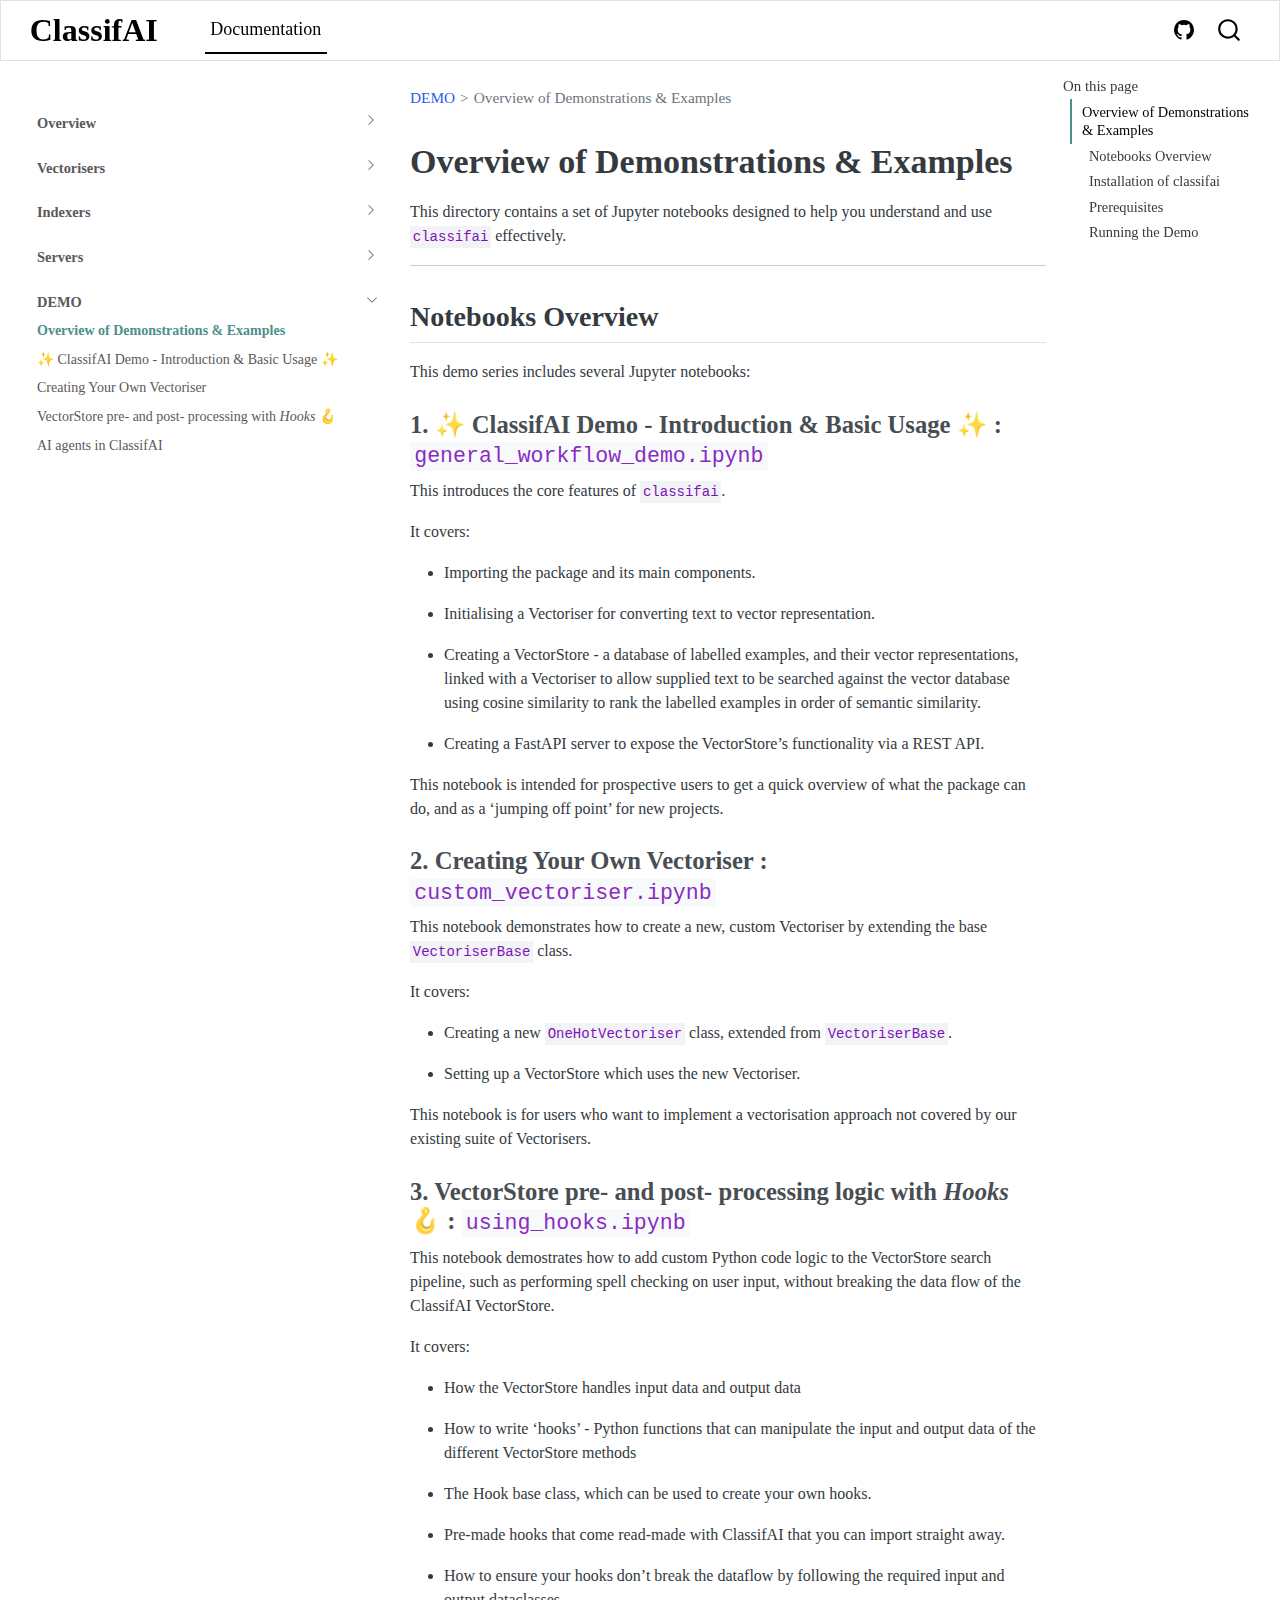
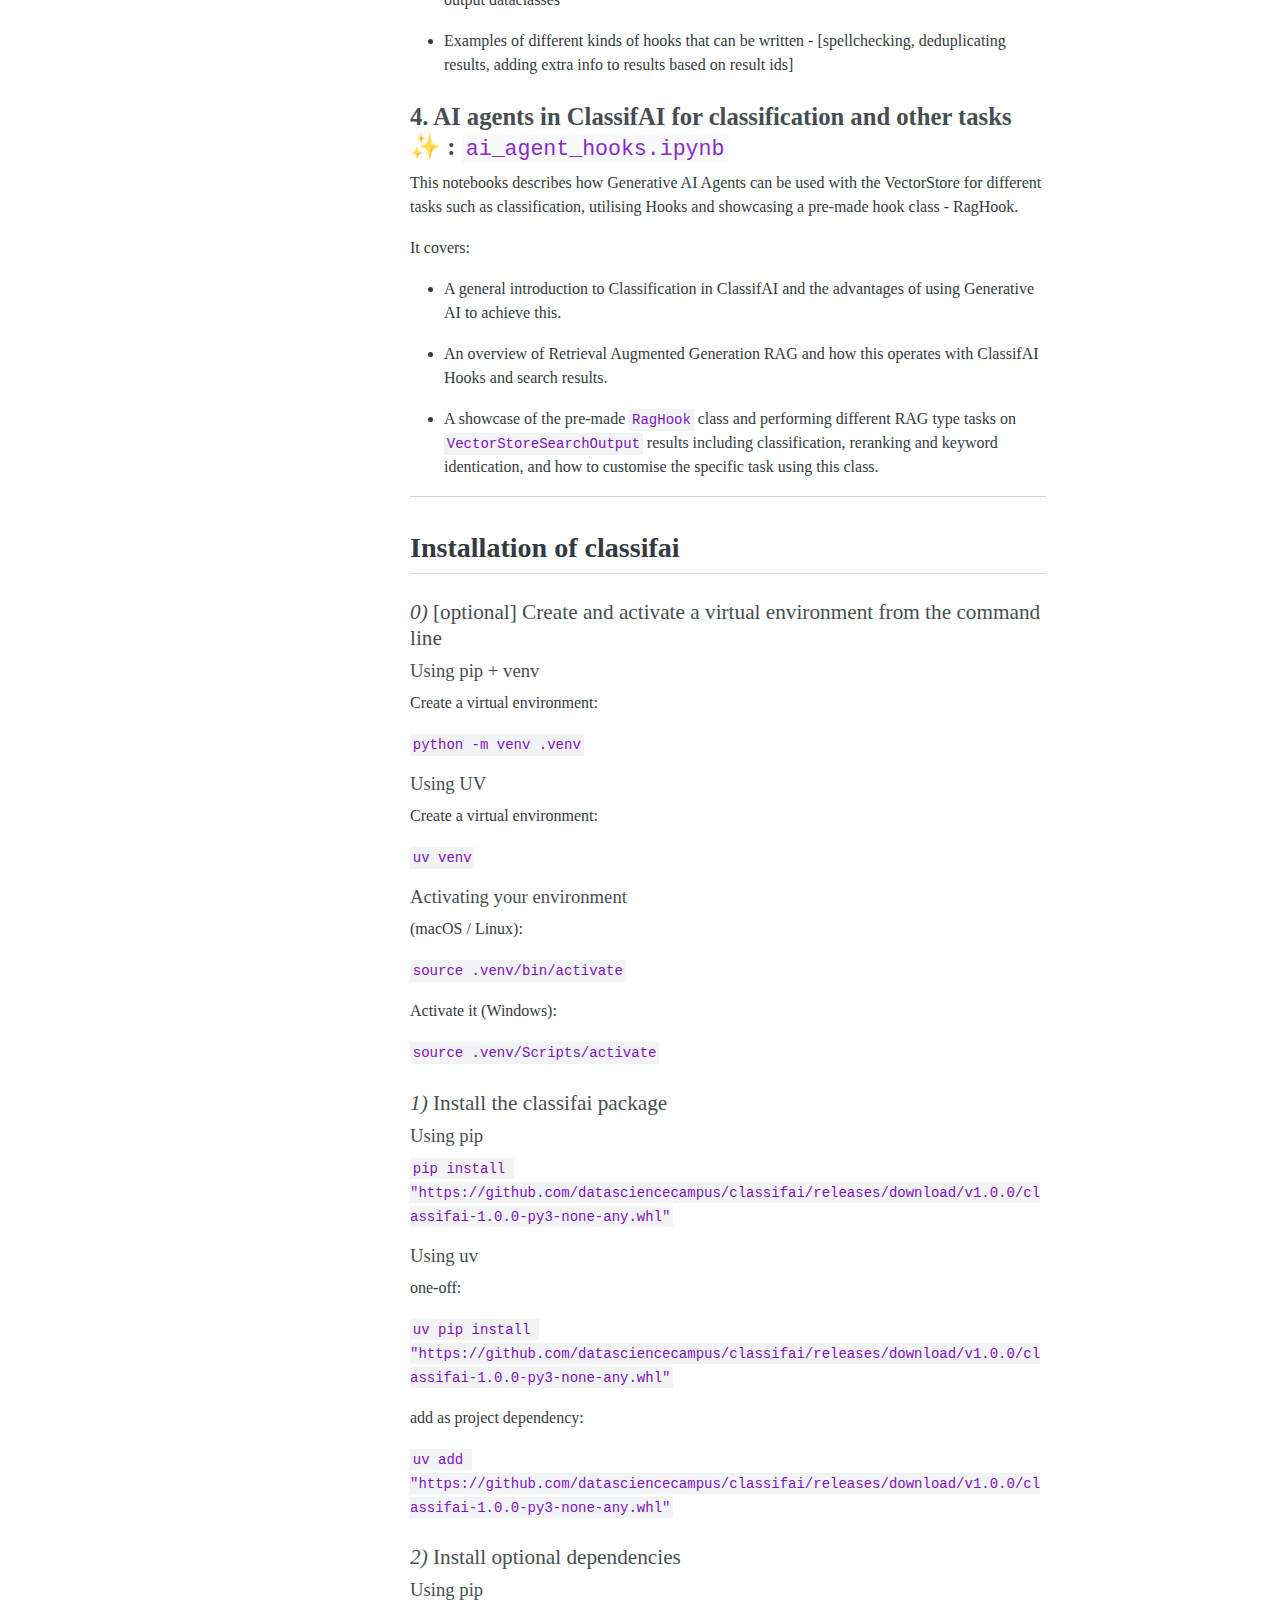
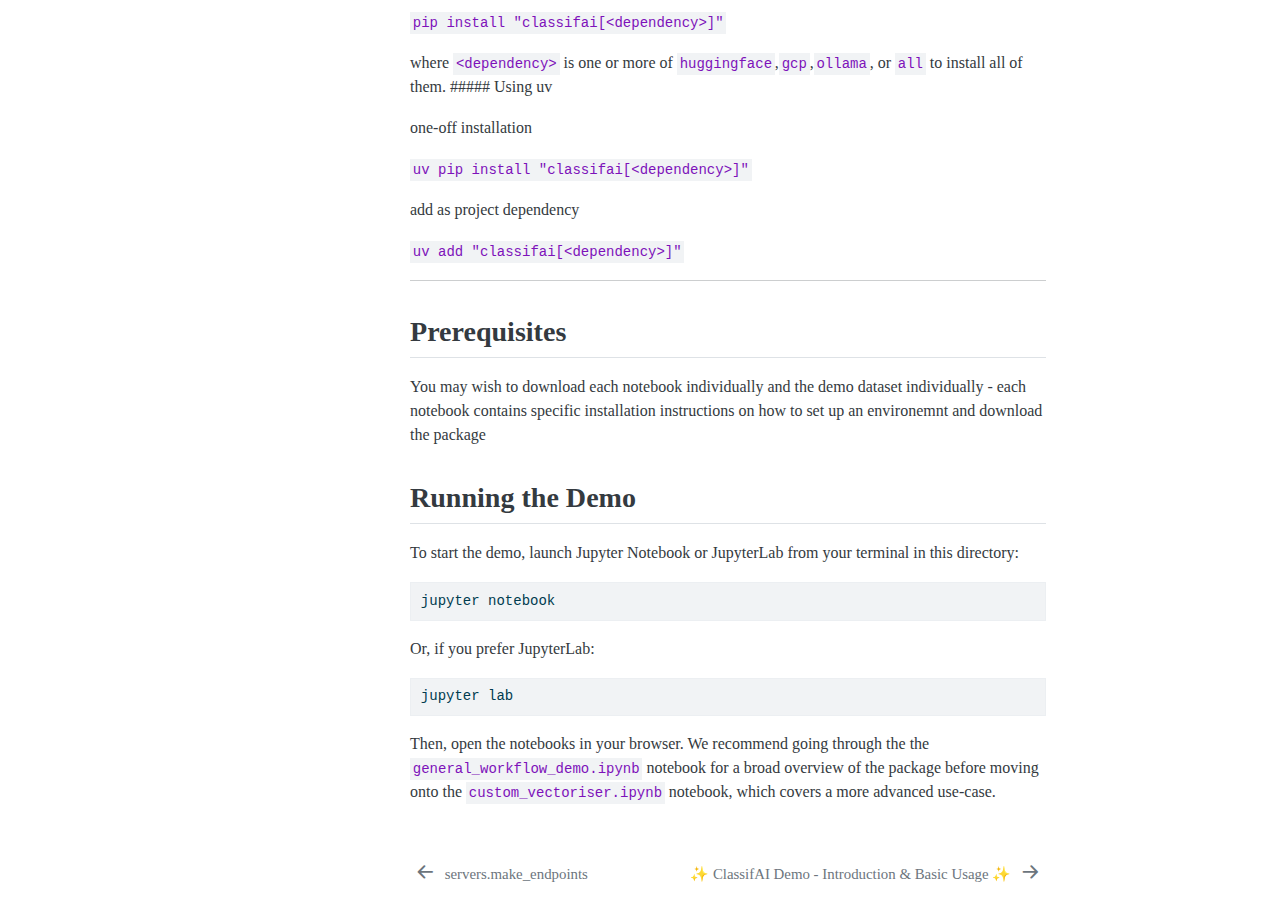
<file: DEMO/README.html>
<!DOCTYPE html>
<html xmlns="http://www.w3.org/1999/xhtml" lang="en" xml:lang="en"><head>

<meta charset="utf-8">
<meta name="generator" content="quarto-1.9.36">

<meta name="viewport" content="width=device-width, initial-scale=1.0, user-scalable=yes">


<title>readme – ClassifAI</title>
<style>
/* Default styles provided by pandoc.
** See https://pandoc.org/MANUAL.html#variables-for-html for config info.
*/
code{white-space: pre-wrap;}
span.smallcaps{font-variant: small-caps;}
div.columns{display: flex; gap: min(4vw, 1.5em);}
div.column{flex: auto; overflow-x: auto;}
div.hanging-indent{margin-left: 1.5em; text-indent: -1.5em;}
ul.task-list{list-style: none;}
ul.task-list li input[type="checkbox"] {
  width: 0.8em;
  margin: 0 0.8em 0.2em -1em; /* quarto-specific, see https://github.com/quarto-dev/quarto-cli/issues/4556 */ 
  vertical-align: middle;
}
/* CSS for syntax highlighting */
html { -webkit-text-size-adjust: 100%; }
pre > code.sourceCode { white-space: pre; position: relative; }
pre > code.sourceCode > span { display: inline-block; line-height: 1.25; }
pre > code.sourceCode > span:empty { height: 1.2em; }
.sourceCode { overflow: visible; }
code.sourceCode > span { color: inherit; text-decoration: inherit; }
div.sourceCode { margin: 1em 0; }
pre.sourceCode { margin: 0; }
@media screen {
div.sourceCode { overflow: auto; }
}
@media print {
pre > code.sourceCode { white-space: pre-wrap; }
pre > code.sourceCode > span { text-indent: -5em; padding-left: 5em; }
}
pre.numberSource code
  { counter-reset: source-line 0; }
pre.numberSource code > span
  { position: relative; left: -4em; counter-increment: source-line; }
pre.numberSource code > span > a:first-child::before
  { content: counter(source-line);
    position: relative; left: -1em; text-align: right; vertical-align: baseline;
    border: none; display: inline-block;
    -webkit-touch-callout: none; -webkit-user-select: none;
    -khtml-user-select: none; -moz-user-select: none;
    -ms-user-select: none; user-select: none;
    padding: 0 4px; width: 4em;
  }
pre.numberSource { margin-left: 3em;  padding-left: 4px; }
div.sourceCode
  {   }
@media screen {
pre > code.sourceCode > span > a:first-child::before { text-decoration: underline; }
}
</style>


<script src="../site_libs/quarto-nav/quarto-nav.js"></script>
<script src="../site_libs/quarto-nav/headroom.min.js"></script>
<script src="../site_libs/clipboard/clipboard.min.js"></script>
<script src="../site_libs/quarto-search/autocomplete.umd.js"></script>
<script src="../site_libs/quarto-search/fuse.min.js"></script>
<script src="../site_libs/quarto-search/quarto-search.js"></script>
<meta name="quarto:offset" content="../">
<link href="../DEMO/general_workflow_demo.html" rel="next">
<link href="../docs/servers.make_endpoints.html" rel="prev">
<link href="../ons_favicon.ico" rel="icon">
<script src="../site_libs/quarto-html/quarto.js" type="module"></script>
<script src="../site_libs/quarto-html/tabsets/tabsets.js" type="module"></script>
<script src="../site_libs/quarto-html/popper.min.js"></script>
<script src="../site_libs/quarto-html/tippy.umd.min.js"></script>
<script src="../site_libs/quarto-html/anchor.min.js"></script>
<link href="../site_libs/quarto-html/tippy.css" rel="stylesheet">
<link href="../site_libs/quarto-html/quarto-syntax-highlighting-845c23b38eaddc0f92fda52bfe77a8c8.css" rel="stylesheet" id="quarto-text-highlighting-styles">
<script src="../site_libs/bootstrap/bootstrap.min.js"></script>
<link href="../site_libs/bootstrap/bootstrap-icons.css" rel="stylesheet">
<link href="../site_libs/bootstrap/bootstrap-24111f2d7671a07c32a60419c31bd4a3.min.css" rel="stylesheet" append-hash="true" id="quarto-bootstrap" data-mode="light">
<script id="quarto-search-options" type="application/json">{
  "location": "navbar",
  "copy-button": false,
  "collapse-after": 3,
  "panel-placement": "end",
  "type": "overlay",
  "limit": 50,
  "keyboard-shortcut": [
    "f",
    "/",
    "s"
  ],
  "show-item-context": false,
  "language": {
    "search-no-results-text": "No results",
    "search-matching-documents-text": "matching documents",
    "search-copy-link-title": "Copy link to search",
    "search-hide-matches-text": "Hide additional matches",
    "search-more-match-text": "more match in this document",
    "search-more-matches-text": "more matches in this document",
    "search-clear-button-title": "Clear",
    "search-text-placeholder": "",
    "search-detached-cancel-button-title": "Cancel",
    "search-submit-button-title": "Submit",
    "search-label": "Search"
  }
}</script>


<link rel="stylesheet" href="../styles.css">
</head>

<body class="nav-sidebar floating nav-fixed quarto-light">

<div id="quarto-search-results"></div>
  <header id="quarto-header" class="headroom fixed-top">
    <nav class="navbar navbar-expand-lg " data-bs-theme="dark">
      <div class="navbar-container container-fluid">
      <div class="navbar-brand-container mx-auto">
    <a class="navbar-brand" href="../index.html">
    <span class="navbar-title">ClassifAI</span>
    </a>
  </div>
            <div id="quarto-search" class="" title="Search"></div>
          <button class="navbar-toggler" type="button" data-bs-toggle="collapse" data-bs-target="#navbarCollapse" aria-controls="navbarCollapse" role="menu" aria-expanded="false" aria-label="Toggle navigation" onclick="if (window.quartoToggleHeadroom) { window.quartoToggleHeadroom(); }">
  <span class="navbar-toggler-icon"></span>
</button>
          <div class="collapse navbar-collapse" id="navbarCollapse">
            <ul class="navbar-nav navbar-nav-scroll me-auto">
  <li class="nav-item">
    <a class="nav-link active" href="../docs/index.html" aria-current="page"> 
<span class="menu-text">Documentation</span></a>
  </li>  
</ul>
            <ul class="navbar-nav navbar-nav-scroll ms-auto">
  <li class="nav-item compact">
    <a class="nav-link" href="https://github.com/datasciencecampus/classifai"> <i class="bi bi-github" role="img">
</i> 
<span class="menu-text"></span></a>
  </li>  
</ul>
          </div> <!-- /navcollapse -->
            <div class="quarto-navbar-tools">
</div>
      </div> <!-- /container-fluid -->
    </nav>
  <nav class="quarto-secondary-nav">
    <div class="container-fluid d-flex">
      <button type="button" class="quarto-btn-toggle btn" data-bs-toggle="collapse" role="button" data-bs-target=".quarto-sidebar-collapse-item" aria-controls="quarto-sidebar" aria-expanded="false" aria-label="Toggle sidebar navigation" onclick="if (window.quartoToggleHeadroom) { window.quartoToggleHeadroom(); }">
        <i class="bi bi-layout-text-sidebar-reverse"></i>
      </button>
        <nav class="quarto-page-breadcrumbs" aria-label="breadcrumb"><ol class="breadcrumb"><li class="breadcrumb-item"><a href="../DEMO/README.html">DEMO</a></li><li class="breadcrumb-item"><a href="../DEMO/README.html">Overview of Demonstrations &amp; Examples</a></li></ol></nav>
        <a class="flex-grow-1" role="navigation" data-bs-toggle="collapse" data-bs-target=".quarto-sidebar-collapse-item" aria-controls="quarto-sidebar" aria-expanded="false" aria-label="Toggle sidebar navigation" onclick="if (window.quartoToggleHeadroom) { window.quartoToggleHeadroom(); }">      
        </a>
    </div>
  </nav>
</header>
<!-- content -->
<div id="quarto-content" class="quarto-container page-columns page-rows-contents page-layout-article page-navbar">
<!-- sidebar -->
  <nav id="quarto-sidebar" class="sidebar collapse collapse-horizontal quarto-sidebar-collapse-item sidebar-navigation floating overflow-auto">
    <div class="sidebar-menu-container"> 
    <ul class="list-unstyled mt-1">
        <li class="sidebar-item sidebar-item-section">
      <div class="sidebar-item-container"> 
            <a class="sidebar-item-text sidebar-link text-start collapsed" data-bs-toggle="collapse" data-bs-target="#quarto-sidebar-section-1" role="navigation" aria-expanded="false">
 <span class="menu-text">Overview</span></a>
          <a class="sidebar-item-toggle text-start collapsed" data-bs-toggle="collapse" data-bs-target="#quarto-sidebar-section-1" role="navigation" aria-expanded="false" aria-label="Toggle section">
            <i class="bi bi-chevron-right ms-2"></i>
          </a> 
      </div>
      <ul id="quarto-sidebar-section-1" class="collapse list-unstyled sidebar-section depth1 ">  
          <li class="sidebar-item">
  <div class="sidebar-item-container"> 
  <a href="../docs/index.html" class="sidebar-item-text sidebar-link">
 <span class="menu-text">Function reference</span></a>
  </div>
</li>
      </ul>
  </li>
        <li class="sidebar-item sidebar-item-section">
      <div class="sidebar-item-container"> 
            <a class="sidebar-item-text sidebar-link text-start collapsed" data-bs-toggle="collapse" data-bs-target="#quarto-sidebar-section-2" role="navigation" aria-expanded="false">
 <span class="menu-text">Vectorisers</span></a>
          <a class="sidebar-item-toggle text-start collapsed" data-bs-toggle="collapse" data-bs-target="#quarto-sidebar-section-2" role="navigation" aria-expanded="false" aria-label="Toggle section">
            <i class="bi bi-chevron-right ms-2"></i>
          </a> 
      </div>
      <ul id="quarto-sidebar-section-2" class="collapse list-unstyled sidebar-section depth1 ">  
          <li class="sidebar-item sidebar-item-section">
      <div class="sidebar-item-container"> 
            <a class="sidebar-item-text sidebar-link text-start collapsed" data-bs-toggle="collapse" data-bs-target="#quarto-sidebar-section-3" role="navigation" aria-expanded="false">
 <span class="menu-text">Vectorisers Overview</span></a>
          <a class="sidebar-item-toggle text-start collapsed" data-bs-toggle="collapse" data-bs-target="#quarto-sidebar-section-3" role="navigation" aria-expanded="false" aria-label="Toggle section">
            <i class="bi bi-chevron-right ms-2"></i>
          </a> 
      </div>
      <ul id="quarto-sidebar-section-3" class="collapse list-unstyled sidebar-section depth2 ">  
          <li class="sidebar-item">
  <div class="sidebar-item-container"> 
  <a href="../docs/vectorisers.html" class="sidebar-item-text sidebar-link">
 <span class="menu-text">vectorisers</span></a>
  </div>
</li>
          <li class="sidebar-item">
  <div class="sidebar-item-container"> 
  <a href="../docs/vectorisers.base.VectoriserBase.html" class="sidebar-item-text sidebar-link">
 <span class="menu-text">vectorisers.base.VectoriserBase</span></a>
  </div>
</li>
          <li class="sidebar-item">
  <div class="sidebar-item-container"> 
  <a href="../docs/vectorisers.base.VectoriserBase.transform.html" class="sidebar-item-text sidebar-link">
 <span class="menu-text">vectorisers.base.VectoriserBase.transform</span></a>
  </div>
</li>
      </ul>
  </li>
          <li class="sidebar-item sidebar-item-section">
      <div class="sidebar-item-container"> 
            <a class="sidebar-item-text sidebar-link text-start collapsed" data-bs-toggle="collapse" data-bs-target="#quarto-sidebar-section-4" role="navigation" aria-expanded="false">
 <span class="menu-text">Specific Vectorisers</span></a>
          <a class="sidebar-item-toggle text-start collapsed" data-bs-toggle="collapse" data-bs-target="#quarto-sidebar-section-4" role="navigation" aria-expanded="false" aria-label="Toggle section">
            <i class="bi bi-chevron-right ms-2"></i>
          </a> 
      </div>
      <ul id="quarto-sidebar-section-4" class="collapse list-unstyled sidebar-section depth2 ">  
          <li class="sidebar-item">
  <div class="sidebar-item-container"> 
  <a href="../docs/vectorisers.huggingface.HuggingFaceVectoriser.html" class="sidebar-item-text sidebar-link">
 <span class="menu-text">vectorisers.huggingface.HuggingFaceVectoriser</span></a>
  </div>
</li>
          <li class="sidebar-item">
  <div class="sidebar-item-container"> 
  <a href="../docs/vectorisers.ollama.OllamaVectoriser.html" class="sidebar-item-text sidebar-link">
 <span class="menu-text">vectorisers.ollama.OllamaVectoriser</span></a>
  </div>
</li>
          <li class="sidebar-item">
  <div class="sidebar-item-container"> 
  <a href="../docs/vectorisers.gcp.GcpVectoriser.html" class="sidebar-item-text sidebar-link">
 <span class="menu-text">vectorisers.gcp.GcpVectoriser</span></a>
  </div>
</li>
      </ul>
  </li>
      </ul>
  </li>
        <li class="sidebar-item sidebar-item-section">
      <div class="sidebar-item-container"> 
            <a class="sidebar-item-text sidebar-link text-start collapsed" data-bs-toggle="collapse" data-bs-target="#quarto-sidebar-section-5" role="navigation" aria-expanded="false">
 <span class="menu-text">Indexers</span></a>
          <a class="sidebar-item-toggle text-start collapsed" data-bs-toggle="collapse" data-bs-target="#quarto-sidebar-section-5" role="navigation" aria-expanded="false" aria-label="Toggle section">
            <i class="bi bi-chevron-right ms-2"></i>
          </a> 
      </div>
      <ul id="quarto-sidebar-section-5" class="collapse list-unstyled sidebar-section depth1 ">  
          <li class="sidebar-item">
  <div class="sidebar-item-container"> 
  <a href="../docs/indexers.html" class="sidebar-item-text sidebar-link">
 <span class="menu-text">indexers</span></a>
  </div>
</li>
          <li class="sidebar-item">
  <div class="sidebar-item-container"> 
  <a href="../docs/indexers.VectorStore.html" class="sidebar-item-text sidebar-link">
 <span class="menu-text">indexers.VectorStore</span></a>
  </div>
</li>
          <li class="sidebar-item">
  <div class="sidebar-item-container"> 
  <a href="../docs/indexers.VectorStore.embed.html" class="sidebar-item-text sidebar-link">
 <span class="menu-text">indexers.VectorStore.embed</span></a>
  </div>
</li>
          <li class="sidebar-item">
  <div class="sidebar-item-container"> 
  <a href="../docs/indexers.VectorStore.search.html" class="sidebar-item-text sidebar-link">
 <span class="menu-text">indexers.VectorStore.search</span></a>
  </div>
</li>
          <li class="sidebar-item">
  <div class="sidebar-item-container"> 
  <a href="../docs/indexers.VectorStore.reverse_search.html" class="sidebar-item-text sidebar-link">
 <span class="menu-text">indexers.VectorStore.reverse_search</span></a>
  </div>
</li>
          <li class="sidebar-item">
  <div class="sidebar-item-container"> 
  <a href="../docs/indexers.VectorStore.from_filespace.html" class="sidebar-item-text sidebar-link">
 <span class="menu-text">indexers.VectorStore.from_filespace</span></a>
  </div>
</li>
          <li class="sidebar-item">
  <div class="sidebar-item-container"> 
  <a href="../docs/indexers.dataclasses.html" class="sidebar-item-text sidebar-link">
 <span class="menu-text">indexers.dataclasses</span></a>
  </div>
</li>
          <li class="sidebar-item sidebar-item-section">
      <div class="sidebar-item-container"> 
            <a class="sidebar-item-text sidebar-link text-start collapsed" data-bs-toggle="collapse" data-bs-target="#quarto-sidebar-section-6" role="navigation" aria-expanded="false">
 <span class="menu-text">Hooks</span></a>
          <a class="sidebar-item-toggle text-start collapsed" data-bs-toggle="collapse" data-bs-target="#quarto-sidebar-section-6" role="navigation" aria-expanded="false" aria-label="Toggle section">
            <i class="bi bi-chevron-right ms-2"></i>
          </a> 
      </div>
      <ul id="quarto-sidebar-section-6" class="collapse list-unstyled sidebar-section depth2 ">  
          <li class="sidebar-item">
  <div class="sidebar-item-container"> 
  <a href="../docs/indexers.hooks.html" class="sidebar-item-text sidebar-link">
 <span class="menu-text">indexers.hooks</span></a>
  </div>
</li>
          <li class="sidebar-item">
  <div class="sidebar-item-container"> 
  <a href="../docs/indexers.hooks.hook_factory.HookBase.html" class="sidebar-item-text sidebar-link">
 <span class="menu-text">indexers.hooks.hook_factory.HookBase</span></a>
  </div>
</li>
          <li class="sidebar-item">
  <div class="sidebar-item-container"> 
  <a href="../docs/indexers.hooks.default_hooks.html" class="sidebar-item-text sidebar-link">
 <span class="menu-text">indexers.hooks.default_hooks</span></a>
  </div>
</li>
          <li class="sidebar-item">
  <div class="sidebar-item-container"> 
  <a href="../docs/indexers.hooks.default_hooks.preprocessing.html" class="sidebar-item-text sidebar-link">
 <span class="menu-text">indexers.hooks.default_hooks.preprocessing</span></a>
  </div>
</li>
          <li class="sidebar-item">
  <div class="sidebar-item-container"> 
  <a href="../docs/indexers.hooks.default_hooks.preprocessing.CapitalisationStandardisingHook.html" class="sidebar-item-text sidebar-link">
 <span class="menu-text">indexers.hooks.default_hooks.preprocessing.CapitalisationStandardisingHook</span></a>
  </div>
</li>
          <li class="sidebar-item">
  <div class="sidebar-item-container"> 
  <a href="../docs/indexers.hooks.default_hooks.postprocessing.html" class="sidebar-item-text sidebar-link">
 <span class="menu-text">indexers.hooks.default_hooks.postprocessing</span></a>
  </div>
</li>
          <li class="sidebar-item">
  <div class="sidebar-item-container"> 
  <a href="../docs/indexers.hooks.default_hooks.postprocessing.DeduplicationHook.html" class="sidebar-item-text sidebar-link">
 <span class="menu-text">indexers.hooks.default_hooks.postprocessing.DeduplicationHook</span></a>
  </div>
</li>
          <li class="sidebar-item">
  <div class="sidebar-item-container"> 
  <a href="../docs/indexers.hooks.default_hooks.postprocessing.RagHook.html" class="sidebar-item-text sidebar-link">
 <span class="menu-text">indexers.hooks.default_hooks.postprocessing.RagHook</span></a>
  </div>
</li>
      </ul>
  </li>
      </ul>
  </li>
        <li class="sidebar-item sidebar-item-section">
      <div class="sidebar-item-container"> 
            <a class="sidebar-item-text sidebar-link text-start collapsed" data-bs-toggle="collapse" data-bs-target="#quarto-sidebar-section-7" role="navigation" aria-expanded="false">
 <span class="menu-text">Servers</span></a>
          <a class="sidebar-item-toggle text-start collapsed" data-bs-toggle="collapse" data-bs-target="#quarto-sidebar-section-7" role="navigation" aria-expanded="false" aria-label="Toggle section">
            <i class="bi bi-chevron-right ms-2"></i>
          </a> 
      </div>
      <ul id="quarto-sidebar-section-7" class="collapse list-unstyled sidebar-section depth1 ">  
          <li class="sidebar-item">
  <div class="sidebar-item-container"> 
  <a href="../docs/servers.html" class="sidebar-item-text sidebar-link">
 <span class="menu-text">servers</span></a>
  </div>
</li>
          <li class="sidebar-item">
  <div class="sidebar-item-container"> 
  <a href="../docs/servers.get_router.html" class="sidebar-item-text sidebar-link">
 <span class="menu-text">servers.get_router</span></a>
  </div>
</li>
          <li class="sidebar-item">
  <div class="sidebar-item-container"> 
  <a href="../docs/servers.get_server.html" class="sidebar-item-text sidebar-link">
 <span class="menu-text">servers.get_server</span></a>
  </div>
</li>
          <li class="sidebar-item">
  <div class="sidebar-item-container"> 
  <a href="../docs/servers.run_server.html" class="sidebar-item-text sidebar-link">
 <span class="menu-text">servers.run_server</span></a>
  </div>
</li>
          <li class="sidebar-item">
  <div class="sidebar-item-container"> 
  <a href="../docs/servers.make_endpoints.html" class="sidebar-item-text sidebar-link">
 <span class="menu-text">servers.make_endpoints</span></a>
  </div>
</li>
      </ul>
  </li>
        <li class="sidebar-item sidebar-item-section">
      <div class="sidebar-item-container"> 
            <a class="sidebar-item-text sidebar-link text-start" data-bs-toggle="collapse" data-bs-target="#quarto-sidebar-section-8" role="navigation" aria-expanded="true">
 <span class="menu-text">DEMO</span></a>
          <a class="sidebar-item-toggle text-start" data-bs-toggle="collapse" data-bs-target="#quarto-sidebar-section-8" role="navigation" aria-expanded="true" aria-label="Toggle section">
            <i class="bi bi-chevron-right ms-2"></i>
          </a> 
      </div>
      <ul id="quarto-sidebar-section-8" class="collapse list-unstyled sidebar-section depth1 show">  
          <li class="sidebar-item">
  <div class="sidebar-item-container"> 
  <a href="../DEMO/README.html" class="sidebar-item-text sidebar-link active">
 <span class="menu-text">Overview of Demonstrations &amp; Examples</span></a>
  </div>
</li>
          <li class="sidebar-item">
  <div class="sidebar-item-container"> 
  <a href="../DEMO/general_workflow_demo.html" class="sidebar-item-text sidebar-link">
 <span class="menu-text">✨ ClassifAI Demo - Introduction &amp; Basic Usage ✨</span></a>
  </div>
</li>
          <li class="sidebar-item">
  <div class="sidebar-item-container"> 
  <a href="../DEMO/custom_vectoriser.html" class="sidebar-item-text sidebar-link">
 <span class="menu-text">Creating Your Own Vectoriser</span></a>
  </div>
</li>
          <li class="sidebar-item">
  <div class="sidebar-item-container"> 
  <a href="../DEMO/using_hooks.html" class="sidebar-item-text sidebar-link">
 <span class="menu-text">VectorStore pre- and post- processing with <em>Hooks</em> 🪝</span></a>
  </div>
</li>
          <li class="sidebar-item">
  <div class="sidebar-item-container"> 
  <a href="../DEMO/ai_agent_hooks.html" class="sidebar-item-text sidebar-link">
 <span class="menu-text">AI agents in ClassifAI</span></a>
  </div>
</li>
      </ul>
  </li>
    </ul>
    </div>
</nav>
<div id="quarto-sidebar-glass" class="quarto-sidebar-collapse-item" data-bs-toggle="collapse" data-bs-target=".quarto-sidebar-collapse-item"></div>
<!-- margin-sidebar -->
    <div id="quarto-margin-sidebar" class="sidebar margin-sidebar">
        <nav id="TOC" role="doc-toc" class="toc-active">
    <h2 id="toc-title">On this page</h2>
   
  <ul>
  <li><a href="#overview-of-demonstrations-examples" id="toc-overview-of-demonstrations-examples" class="nav-link active" data-scroll-target="#overview-of-demonstrations-examples">Overview of Demonstrations &amp; Examples</a>
  <ul class="collapse">
  <li><a href="#notebooks-overview" id="toc-notebooks-overview" class="nav-link" data-scroll-target="#notebooks-overview">Notebooks Overview</a>
  <ul class="collapse">
  <li><a href="#classifai-demo---introduction-basic-usage-general_workflow_demo.ipynb" id="toc-classifai-demo---introduction-basic-usage-general_workflow_demo.ipynb" class="nav-link" data-scroll-target="#classifai-demo---introduction-basic-usage-general_workflow_demo.ipynb">1. ✨ ClassifAI Demo - Introduction &amp; Basic Usage ✨ : <code>general_workflow_demo.ipynb</code></a></li>
  <li><a href="#creating-your-own-vectoriser-custom_vectoriser.ipynb" id="toc-creating-your-own-vectoriser-custom_vectoriser.ipynb" class="nav-link" data-scroll-target="#creating-your-own-vectoriser-custom_vectoriser.ipynb">2. Creating Your Own Vectoriser : <code>custom_vectoriser.ipynb</code></a></li>
  <li><a href="#vectorstore-pre--and-post--processing-logic-with-hooks-using_hooks.ipynb" id="toc-vectorstore-pre--and-post--processing-logic-with-hooks-using_hooks.ipynb" class="nav-link" data-scroll-target="#vectorstore-pre--and-post--processing-logic-with-hooks-using_hooks.ipynb">3. VectorStore pre- and post- processing logic with <em>Hooks</em> 🪝 : <code>using_hooks.ipynb</code></a></li>
  <li><a href="#ai-agents-in-classifai-for-classification-and-other-tasks-ai_agent_hooks.ipynb" id="toc-ai-agents-in-classifai-for-classification-and-other-tasks-ai_agent_hooks.ipynb" class="nav-link" data-scroll-target="#ai-agents-in-classifai-for-classification-and-other-tasks-ai_agent_hooks.ipynb">4. AI agents in ClassifAI for classification and other tasks ✨ : <code>ai_agent_hooks.ipynb</code></a></li>
  </ul></li>
  <li><a href="#installation-of-classifai" id="toc-installation-of-classifai" class="nav-link" data-scroll-target="#installation-of-classifai">Installation of classifai</a></li>
  <li><a href="#prerequisites" id="toc-prerequisites" class="nav-link" data-scroll-target="#prerequisites">Prerequisites</a></li>
  <li><a href="#running-the-demo" id="toc-running-the-demo" class="nav-link" data-scroll-target="#running-the-demo">Running the Demo</a></li>
  </ul></li>
  </ul>
</nav>
    </div>
<!-- main -->
<main class="content" id="quarto-document-content"><header id="title-block-header" class="quarto-title-block"><nav class="quarto-page-breadcrumbs quarto-title-breadcrumbs d-none d-lg-block" aria-label="breadcrumb"><ol class="breadcrumb"><li class="breadcrumb-item"><a href="../DEMO/README.html">DEMO</a></li><li class="breadcrumb-item"><a href="../DEMO/README.html">Overview of Demonstrations &amp; Examples</a></li></ol></nav></header>




<section id="overview-of-demonstrations-examples" class="level1">
<h1>Overview of Demonstrations &amp; Examples</h1>
<p>This directory contains a set of Jupyter notebooks designed to help you understand and use <code>classifai</code> effectively.</p>
<hr>
<section id="notebooks-overview" class="level2">
<h2 class="anchored" data-anchor-id="notebooks-overview">Notebooks Overview</h2>
<p>This demo series includes several Jupyter notebooks:</p>
<section id="classifai-demo---introduction-basic-usage-general_workflow_demo.ipynb" class="level3">
<h3 class="anchored" data-anchor-id="classifai-demo---introduction-basic-usage-general_workflow_demo.ipynb">1. ✨ ClassifAI Demo - Introduction &amp; Basic Usage ✨ : <code>general_workflow_demo.ipynb</code></h3>
<p>This introduces the core features of <code>classifai</code>.</p>
<p>It covers:</p>
<ul>
<li><p>Importing the package and its main components.</p></li>
<li><p>Initialising a Vectoriser for converting text to vector representation.</p></li>
<li><p>Creating a VectorStore - a database of labelled examples, and their vector representations, linked with a Vectoriser to allow supplied text to be searched against the vector database using cosine similarity to rank the labelled examples in order of semantic similarity.</p></li>
<li><p>Creating a FastAPI server to expose the VectorStore’s functionality via a REST API.</p></li>
</ul>
<p>This notebook is intended for prospective users to get a quick overview of what the package can do, and as a ‘jumping off point’ for new projects.</p>
</section>
<section id="creating-your-own-vectoriser-custom_vectoriser.ipynb" class="level3">
<h3 class="anchored" data-anchor-id="creating-your-own-vectoriser-custom_vectoriser.ipynb">2. Creating Your Own Vectoriser : <code>custom_vectoriser.ipynb</code></h3>
<p>This notebook demonstrates how to create a new, custom Vectoriser by extending the base <code>VectoriserBase</code> class.</p>
<p>It covers:</p>
<ul>
<li><p>Creating a new <code>OneHotVectoriser</code> class, extended from <code>VectoriserBase</code>.</p></li>
<li><p>Setting up a VectorStore which uses the new Vectoriser.</p></li>
</ul>
<p>This notebook is for users who want to implement a vectorisation approach not covered by our existing suite of Vectorisers.</p>
</section>
<section id="vectorstore-pre--and-post--processing-logic-with-hooks-using_hooks.ipynb" class="level3">
<h3 class="anchored" data-anchor-id="vectorstore-pre--and-post--processing-logic-with-hooks-using_hooks.ipynb">3. VectorStore pre- and post- processing logic with <em>Hooks</em> 🪝 : <code>using_hooks.ipynb</code></h3>
<p>This notebook demostrates how to add custom Python code logic to the VectorStore search pipeline, such as performing spell checking on user input, without breaking the data flow of the ClassifAI VectorStore.</p>
<p>It covers:</p>
<ul>
<li><p>How the VectorStore handles input data and output data</p></li>
<li><p>How to write ‘hooks’ - Python functions that can manipulate the input and output data of the different VectorStore methods</p></li>
<li><p>The Hook base class, which can be used to create your own hooks.</p></li>
<li><p>Pre-made hooks that come read-made with ClassifAI that you can import straight away.</p></li>
<li><p>How to ensure your hooks don’t break the dataflow by following the required input and output dataclasses</p></li>
<li><p>Examples of different kinds of hooks that can be written - [spellchecking, deduplicating results, adding extra info to results based on result ids]</p></li>
</ul>
</section>
<section id="ai-agents-in-classifai-for-classification-and-other-tasks-ai_agent_hooks.ipynb" class="level3">
<h3 class="anchored" data-anchor-id="ai-agents-in-classifai-for-classification-and-other-tasks-ai_agent_hooks.ipynb">4. AI agents in ClassifAI for classification and other tasks ✨ : <code>ai_agent_hooks.ipynb</code></h3>
<p>This notebooks describes how Generative AI Agents can be used with the VectorStore for different tasks such as classification, utilising Hooks and showcasing a pre-made hook class - RagHook.</p>
<p>It covers:</p>
<ul>
<li><p>A general introduction to Classification in ClassifAI and the advantages of using Generative AI to achieve this.</p></li>
<li><p>An overview of Retrieval Augmented Generation RAG and how this operates with ClassifAI Hooks and search results.</p></li>
<li><p>A showcase of the pre-made <code>RagHook</code> class and performing different RAG type tasks on <code>VectorStoreSearchOutput</code> results including classification, reranking and keyword identication, and how to customise the specific task using this class.</p></li>
</ul>
<hr>
</section>
</section>
<section id="installation-of-classifai" class="level2">
<h2 class="anchored" data-anchor-id="installation-of-classifai">Installation of classifai</h2>
<section id="optional-create-and-activate-a-virtual-environment-from-the-command-line" class="level4">
<h4 class="anchored" data-anchor-id="optional-create-and-activate-a-virtual-environment-from-the-command-line"><em>0)</em> [optional] Create and activate a virtual environment from the command line</h4>
<section id="using-pip-venv" class="level5">
<h5 class="anchored" data-anchor-id="using-pip-venv">Using pip + venv</h5>
<p>Create a virtual environment:</p>
<p><code>python -m venv .venv</code></p>
</section>
<section id="using-uv" class="level5">
<h5 class="anchored" data-anchor-id="using-uv">Using UV</h5>
<p>Create a virtual environment:</p>
<p><code>uv venv</code></p>
</section>
<section id="activating-your-environment" class="level5">
<h5 class="anchored" data-anchor-id="activating-your-environment">Activating your environment</h5>
<p>(macOS / Linux):</p>
<p><code>source .venv/bin/activate</code></p>
<p>Activate it (Windows):</p>
<p><code>source .venv/Scripts/activate</code></p>
</section>
</section>
<section id="install-the-classifai-package" class="level4">
<h4 class="anchored" data-anchor-id="install-the-classifai-package"><em>1)</em> Install the classifai package</h4>
<section id="using-pip" class="level5">
<h5 class="anchored" data-anchor-id="using-pip">Using pip</h5>
<p><code>pip install "https://github.com/datasciencecampus/classifai/releases/download/v1.0.0/classifai-1.0.0-py3-none-any.whl"</code></p>
</section>
<section id="using-uv-1" class="level5">
<h5 class="anchored" data-anchor-id="using-uv-1">Using uv</h5>
<p>one-off:</p>
<p><code>uv pip install "https://github.com/datasciencecampus/classifai/releases/download/v1.0.0/classifai-1.0.0-py3-none-any.whl"</code></p>
<p>add as project dependency:</p>
<p><code>uv add "https://github.com/datasciencecampus/classifai/releases/download/v1.0.0/classifai-1.0.0-py3-none-any.whl"</code></p>
</section>
</section>
<section id="install-optional-dependencies" class="level4">
<h4 class="anchored" data-anchor-id="install-optional-dependencies"><em>2)</em> Install optional dependencies</h4>
<section id="using-pip-1" class="level5">
<h5 class="anchored" data-anchor-id="using-pip-1">Using pip</h5>
<p><code>pip install "classifai[&lt;dependency&gt;]"</code></p>
<p>where <code>&lt;dependency&gt;</code> is one or more of <code>huggingface</code>,<code>gcp</code>,<code>ollama</code>, or <code>all</code> to install all of them. ##### Using uv</p>
<p>one-off installation</p>
<p><code>uv pip install "classifai[&lt;dependency&gt;]"</code></p>
<p>add as project dependency</p>
<p><code>uv add "classifai[&lt;dependency&gt;]"</code></p>
<hr>
</section>
</section>
</section>
<section id="prerequisites" class="level2">
<h2 class="anchored" data-anchor-id="prerequisites">Prerequisites</h2>
<p>You may wish to download each notebook individually and the demo dataset individually - each notebook contains specific installation instructions on how to set up an environemnt and download the package</p>
</section>
<section id="running-the-demo" class="level2">
<h2 class="anchored" data-anchor-id="running-the-demo">Running the Demo</h2>
<p>To start the demo, launch Jupyter Notebook or JupyterLab from your terminal in this directory:</p>
<div class="code-copy-outer-scaffold"><div class="sourceCode" id="cb1"><pre class="sourceCode bash code-with-copy"><code class="sourceCode bash"><span id="cb1-1"><a href="#cb1-1" aria-hidden="true" tabindex="-1"></a><span class="ex">jupyter</span> notebook</span></code></pre></div><button title="Copy to Clipboard" class="code-copy-button"><i class="bi"></i></button></div>
<p>Or, if you prefer JupyterLab:</p>
<div class="code-copy-outer-scaffold"><div class="sourceCode" id="cb2"><pre class="sourceCode bash code-with-copy"><code class="sourceCode bash"><span id="cb2-1"><a href="#cb2-1" aria-hidden="true" tabindex="-1"></a><span class="ex">jupyter</span> lab</span></code></pre></div><button title="Copy to Clipboard" class="code-copy-button"><i class="bi"></i></button></div>
<p>Then, open the notebooks in your browser. We recommend going through the the <code>general_workflow_demo.ipynb</code> notebook for a broad overview of the package before moving onto the <code>custom_vectoriser.ipynb</code> notebook, which covers a more advanced use-case.</p>


</section>
</section>

</main> <!-- /main -->
<script id="quarto-html-after-body" type="application/javascript">
  window.document.addEventListener("DOMContentLoaded", function (event) {
    const icon = "";
    const anchorJS = new window.AnchorJS();
    anchorJS.options = {
      placement: 'right',
      icon: icon
    };
    anchorJS.add('.anchored');
    const isCodeAnnotation = (el) => {
      for (const clz of el.classList) {
        if (clz.startsWith('code-annotation-')) {                     
          return true;
        }
      }
      return false;
    }
    const onCopySuccess = function(e) {
      // button target
      const button = e.trigger;
      // don't keep focus
      button.blur();
      // flash "checked"
      button.classList.add('code-copy-button-checked');
      var currentTitle = button.getAttribute("title");
      button.setAttribute("title", "Copied!");
      let tooltip;
      if (window.bootstrap) {
        button.setAttribute("data-bs-toggle", "tooltip");
        button.setAttribute("data-bs-placement", "left");
        button.setAttribute("data-bs-title", "Copied!");
        tooltip = new bootstrap.Tooltip(button, 
          { trigger: "manual", 
            customClass: "code-copy-button-tooltip",
            offset: [0, -8]});
        tooltip.show();    
      }
      setTimeout(function() {
        if (tooltip) {
          tooltip.hide();
          button.removeAttribute("data-bs-title");
          button.removeAttribute("data-bs-toggle");
          button.removeAttribute("data-bs-placement");
        }
        button.setAttribute("title", currentTitle);
        button.classList.remove('code-copy-button-checked');
      }, 1000);
      // clear code selection
      e.clearSelection();
    }
    const getTextToCopy = function(trigger) {
      const outerScaffold = trigger.parentElement.cloneNode(true);
      const codeEl = outerScaffold.querySelector('code');
      for (const childEl of codeEl.children) {
        if (isCodeAnnotation(childEl)) {
          childEl.remove();
        }
      }
      return codeEl.innerText;
    }
    const clipboard = new window.ClipboardJS('.code-copy-button:not([data-in-quarto-modal])', {
      text: getTextToCopy
    });
    clipboard.on('success', onCopySuccess);
    if (window.document.getElementById('quarto-embedded-source-code-modal')) {
      const clipboardModal = new window.ClipboardJS('.code-copy-button[data-in-quarto-modal]', {
        text: getTextToCopy,
        container: window.document.getElementById('quarto-embedded-source-code-modal')
      });
      clipboardModal.on('success', onCopySuccess);
    }
      var localhostRegex = new RegExp(/^(?:http|https):\/\/localhost\:?[0-9]*\//);
      var mailtoRegex = new RegExp(/^mailto:/);
        var filterRegex = new RegExp("https:\/\/datasciencecampus\.github\.io\/classifai\/");
      var isInternal = (href) => {
          return filterRegex.test(href) || localhostRegex.test(href) || mailtoRegex.test(href);
      }
      // Inspect non-navigation links and adorn them if external
     var links = window.document.querySelectorAll('a[href]:not(.nav-link):not(.navbar-brand):not(.toc-action):not(.sidebar-link):not(.sidebar-item-toggle):not(.pagination-link):not(.no-external):not([aria-hidden]):not(.dropdown-item):not(.quarto-navigation-tool):not(.about-link)');
      for (var i=0; i<links.length; i++) {
        const link = links[i];
        if (!isInternal(link.href)) {
          // undo the damage that might have been done by quarto-nav.js in the case of
          // links that we want to consider external
          if (link.dataset.originalHref !== undefined) {
            link.href = link.dataset.originalHref;
          }
        }
      }
    function tippyHover(el, contentFn, onTriggerFn, onUntriggerFn) {
      const config = {
        allowHTML: true,
        maxWidth: 500,
        delay: 100,
        arrow: false,
        appendTo: function(el) {
            return el.parentElement;
        },
        interactive: true,
        interactiveBorder: 10,
        theme: 'quarto',
        placement: 'bottom-start',
      };
      if (contentFn) {
        config.content = contentFn;
      }
      if (onTriggerFn) {
        config.onTrigger = onTriggerFn;
      }
      if (onUntriggerFn) {
        config.onUntrigger = onUntriggerFn;
      }
      window.tippy(el, config); 
    }
    const noterefs = window.document.querySelectorAll('a[role="doc-noteref"]');
    for (var i=0; i<noterefs.length; i++) {
      const ref = noterefs[i];
      tippyHover(ref, function() {
        // use id or data attribute instead here
        let href = ref.getAttribute('data-footnote-href') || ref.getAttribute('href');
        try { href = new URL(href).hash; } catch {}
        const id = href.replace(/^#\/?/, "");
        const note = window.document.getElementById(id);
        if (note) {
          return note.innerHTML;
        } else {
          return "";
        }
      });
    }
    const xrefs = window.document.querySelectorAll('a.quarto-xref');
    const processXRef = (id, note) => {
      // Strip column container classes
      const stripColumnClz = (el) => {
        el.classList.remove("page-full", "page-columns");
        if (el.children) {
          for (const child of el.children) {
            stripColumnClz(child);
          }
        }
      }
      stripColumnClz(note)
      if (id === null || id.startsWith('sec-')) {
        // Special case sections, only their first couple elements
        const container = document.createElement("div");
        if (note.children && note.children.length > 2) {
          container.appendChild(note.children[0].cloneNode(true));
          for (let i = 1; i < note.children.length; i++) {
            const child = note.children[i];
            if (child.tagName === "P" && child.innerText === "") {
              continue;
            } else {
              container.appendChild(child.cloneNode(true));
              break;
            }
          }
          if (window.Quarto?.typesetMath) {
            window.Quarto.typesetMath(container);
          }
          return container.innerHTML
        } else {
          if (window.Quarto?.typesetMath) {
            window.Quarto.typesetMath(note);
          }
          return note.innerHTML;
        }
      } else {
        // Remove any anchor links if they are present
        const anchorLink = note.querySelector('a.anchorjs-link');
        if (anchorLink) {
          anchorLink.remove();
        }
        if (window.Quarto?.typesetMath) {
          window.Quarto.typesetMath(note);
        }
        if (note.classList.contains("callout")) {
          return note.outerHTML;
        } else {
          return note.innerHTML;
        }
      }
    }
    for (var i=0; i<xrefs.length; i++) {
      const xref = xrefs[i];
      tippyHover(xref, undefined, function(instance) {
        instance.disable();
        let url = xref.getAttribute('href');
        let hash = undefined; 
        if (url.startsWith('#')) {
          hash = url;
        } else {
          try { hash = new URL(url).hash; } catch {}
        }
        if (hash) {
          const id = hash.replace(/^#\/?/, "");
          const note = window.document.getElementById(id);
          if (note !== null) {
            try {
              const html = processXRef(id, note.cloneNode(true));
              instance.setContent(html);
            } finally {
              instance.enable();
              instance.show();
            }
          } else {
            // See if we can fetch this
            fetch(url.split('#')[0])
            .then(res => res.text())
            .then(html => {
              const parser = new DOMParser();
              const htmlDoc = parser.parseFromString(html, "text/html");
              const note = htmlDoc.getElementById(id);
              if (note !== null) {
                const html = processXRef(id, note);
                instance.setContent(html);
              } 
            }).finally(() => {
              instance.enable();
              instance.show();
            });
          }
        } else {
          // See if we can fetch a full url (with no hash to target)
          // This is a special case and we should probably do some content thinning / targeting
          fetch(url)
          .then(res => res.text())
          .then(html => {
            const parser = new DOMParser();
            const htmlDoc = parser.parseFromString(html, "text/html");
            const note = htmlDoc.querySelector('main.content');
            if (note !== null) {
              // This should only happen for chapter cross references
              // (since there is no id in the URL)
              // remove the first header
              if (note.children.length > 0 && note.children[0].tagName === "HEADER") {
                note.children[0].remove();
              }
              const html = processXRef(null, note);
              instance.setContent(html);
            } 
          }).finally(() => {
            instance.enable();
            instance.show();
          });
        }
      }, function(instance) {
      });
    }
        let selectedAnnoteEl;
        const selectorForAnnotation = ( cell, annotation) => {
          let cellAttr = 'data-code-cell="' + cell + '"';
          let lineAttr = 'data-code-annotation="' +  annotation + '"';
          const selector = 'span[' + cellAttr + '][' + lineAttr + ']';
          return selector;
        }
        const selectCodeLines = (annoteEl) => {
          const doc = window.document;
          const targetCell = annoteEl.getAttribute("data-target-cell");
          const targetAnnotation = annoteEl.getAttribute("data-target-annotation");
          const annoteSpan = window.document.querySelector(selectorForAnnotation(targetCell, targetAnnotation));
          const lines = annoteSpan.getAttribute("data-code-lines").split(",");
          const lineIds = lines.map((line) => {
            return targetCell + "-" + line;
          })
          let top = null;
          let height = null;
          let parent = null;
          if (lineIds.length > 0) {
              //compute the position of the single el (top and bottom and make a div)
              const el = window.document.getElementById(lineIds[0]);
              top = el.offsetTop;
              height = el.offsetHeight;
              parent = el.parentElement.parentElement;
            if (lineIds.length > 1) {
              const lastEl = window.document.getElementById(lineIds[lineIds.length - 1]);
              const bottom = lastEl.offsetTop + lastEl.offsetHeight;
              height = bottom - top;
            }
            if (top !== null && height !== null && parent !== null) {
              // cook up a div (if necessary) and position it 
              let div = window.document.getElementById("code-annotation-line-highlight");
              if (div === null) {
                div = window.document.createElement("div");
                div.setAttribute("id", "code-annotation-line-highlight");
                div.style.position = 'absolute';
                parent.appendChild(div);
              }
              div.style.top = top - 2 + "px";
              div.style.height = height + 4 + "px";
              div.style.left = 0;
              let gutterDiv = window.document.getElementById("code-annotation-line-highlight-gutter");
              if (gutterDiv === null) {
                gutterDiv = window.document.createElement("div");
                gutterDiv.setAttribute("id", "code-annotation-line-highlight-gutter");
                gutterDiv.style.position = 'absolute';
                const codeCell = window.document.getElementById(targetCell);
                const gutter = codeCell.querySelector('.code-annotation-gutter');
                gutter.appendChild(gutterDiv);
              }
              gutterDiv.style.top = top - 2 + "px";
              gutterDiv.style.height = height + 4 + "px";
            }
            selectedAnnoteEl = annoteEl;
          }
        };
        const unselectCodeLines = () => {
          const elementsIds = ["code-annotation-line-highlight", "code-annotation-line-highlight-gutter"];
          elementsIds.forEach((elId) => {
            const div = window.document.getElementById(elId);
            if (div) {
              div.remove();
            }
          });
          selectedAnnoteEl = undefined;
        };
          // Handle positioning of the toggle
      window.addEventListener(
        "resize",
        throttle(() => {
          elRect = undefined;
          if (selectedAnnoteEl) {
            selectCodeLines(selectedAnnoteEl);
          }
        }, 10)
      );
      function throttle(fn, ms) {
      let throttle = false;
      let timer;
        return (...args) => {
          if(!throttle) { // first call gets through
              fn.apply(this, args);
              throttle = true;
          } else { // all the others get throttled
              if(timer) clearTimeout(timer); // cancel #2
              timer = setTimeout(() => {
                fn.apply(this, args);
                timer = throttle = false;
              }, ms);
          }
        };
      }
        // Attach click handler to the DT
        const annoteDls = window.document.querySelectorAll('dt[data-target-cell]');
        for (const annoteDlNode of annoteDls) {
          annoteDlNode.addEventListener('click', (event) => {
            const clickedEl = event.target;
            if (clickedEl !== selectedAnnoteEl) {
              unselectCodeLines();
              const activeEl = window.document.querySelector('dt[data-target-cell].code-annotation-active');
              if (activeEl) {
                activeEl.classList.remove('code-annotation-active');
              }
              selectCodeLines(clickedEl);
              clickedEl.classList.add('code-annotation-active');
            } else {
              // Unselect the line
              unselectCodeLines();
              clickedEl.classList.remove('code-annotation-active');
            }
          });
        }
    const findCites = (el) => {
      const parentEl = el.parentElement;
      if (parentEl) {
        const cites = parentEl.dataset.cites;
        if (cites) {
          return {
            el,
            cites: cites.split(' ')
          };
        } else {
          return findCites(el.parentElement)
        }
      } else {
        return undefined;
      }
    };
    var bibliorefs = window.document.querySelectorAll('a[role="doc-biblioref"]');
    for (var i=0; i<bibliorefs.length; i++) {
      const ref = bibliorefs[i];
      const citeInfo = findCites(ref);
      if (citeInfo) {
        tippyHover(citeInfo.el, function() {
          var popup = window.document.createElement('div');
          citeInfo.cites.forEach(function(cite) {
            var citeDiv = window.document.createElement('div');
            citeDiv.classList.add('hanging-indent');
            citeDiv.classList.add('csl-entry');
            var biblioDiv = window.document.getElementById('ref-' + cite);
            if (biblioDiv) {
              citeDiv.innerHTML = biblioDiv.innerHTML;
            }
            popup.appendChild(citeDiv);
          });
          return popup.innerHTML;
        });
      }
    }
  });
  </script>
<nav class="page-navigation">
  <div class="nav-page nav-page-previous">
      <a href="../docs/servers.make_endpoints.html" class="pagination-link" aria-label="servers.make_endpoints">
        <i class="bi bi-arrow-left-short"></i> <span class="nav-page-text">servers.make_endpoints</span>
      </a>          
  </div>
  <div class="nav-page nav-page-next">
      <a href="../DEMO/general_workflow_demo.html" class="pagination-link" aria-label="✨ ClassifAI Demo - Introduction &amp; Basic Usage ✨">
        <span class="nav-page-text">✨ ClassifAI Demo - Introduction &amp; Basic Usage ✨</span> <i class="bi bi-arrow-right-short"></i>
      </a>
  </div>
</nav>
</div> <!-- /content -->




</body></html>
</file>
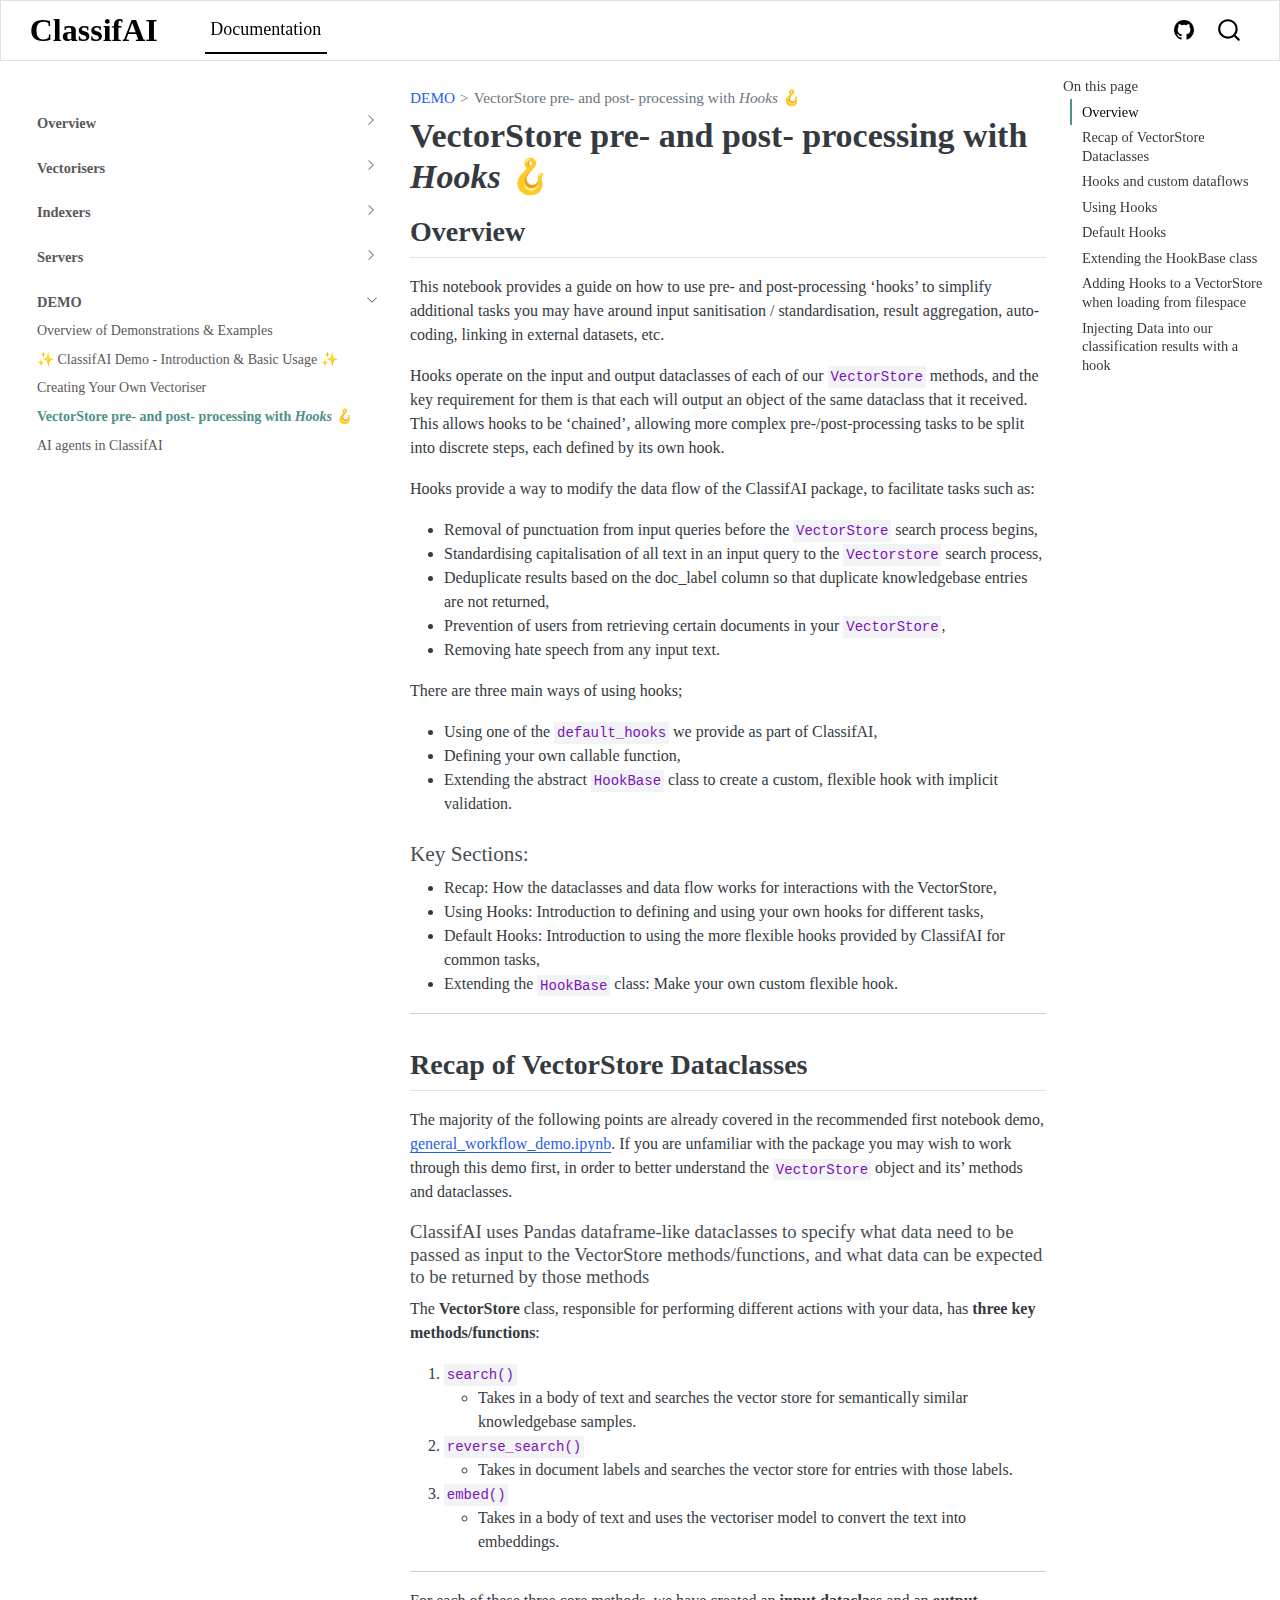
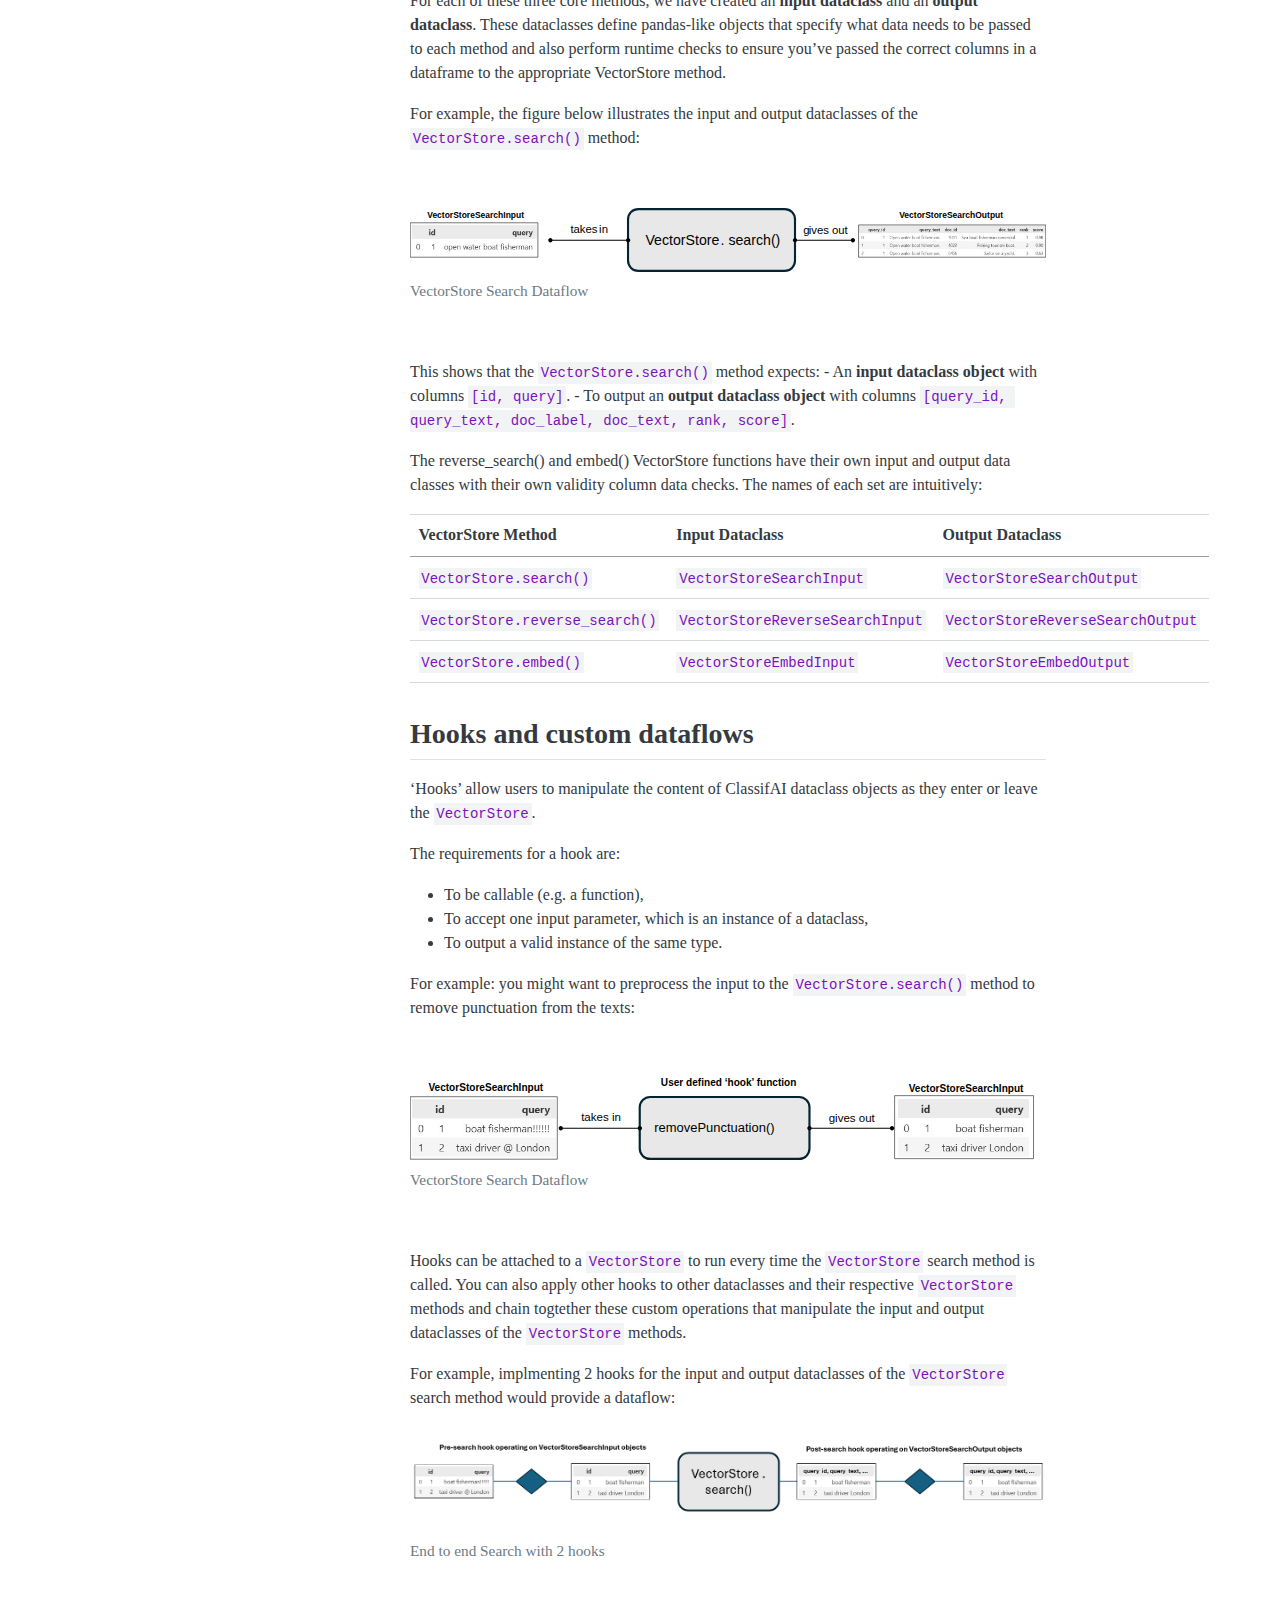
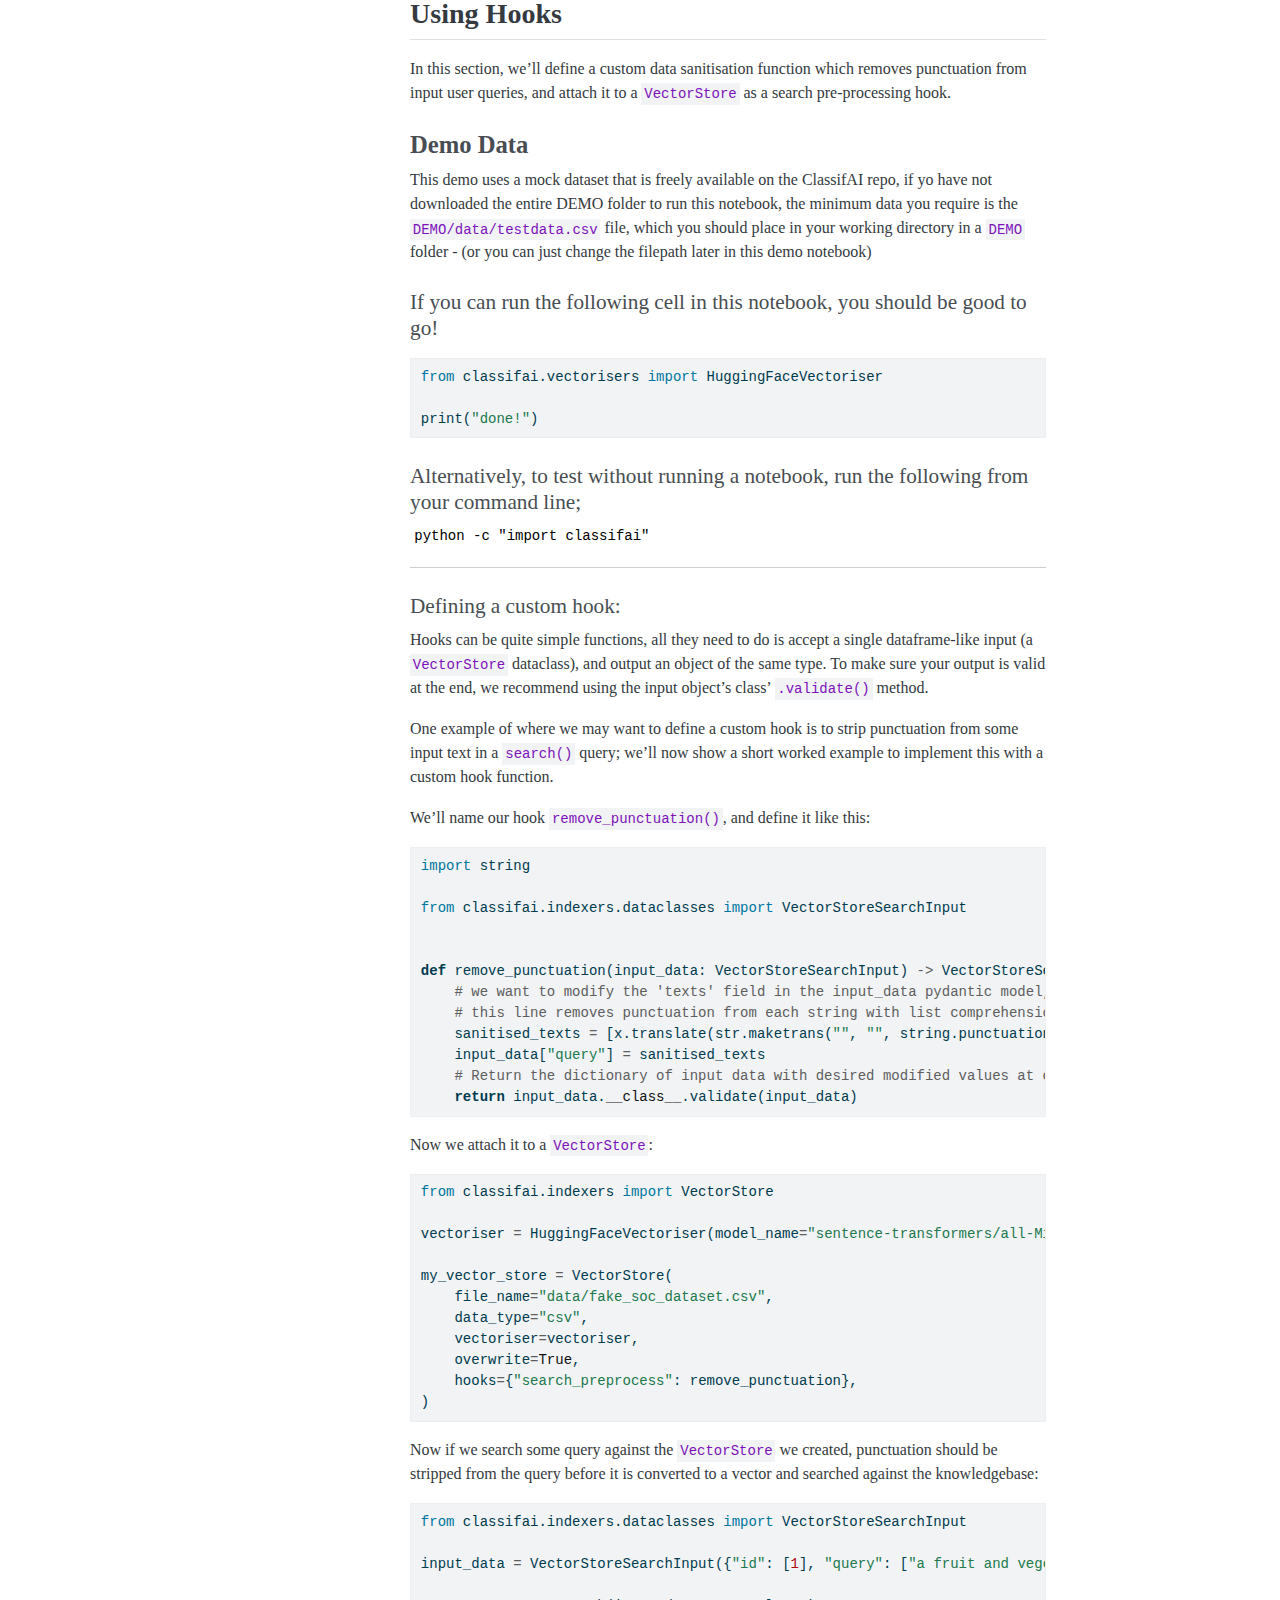
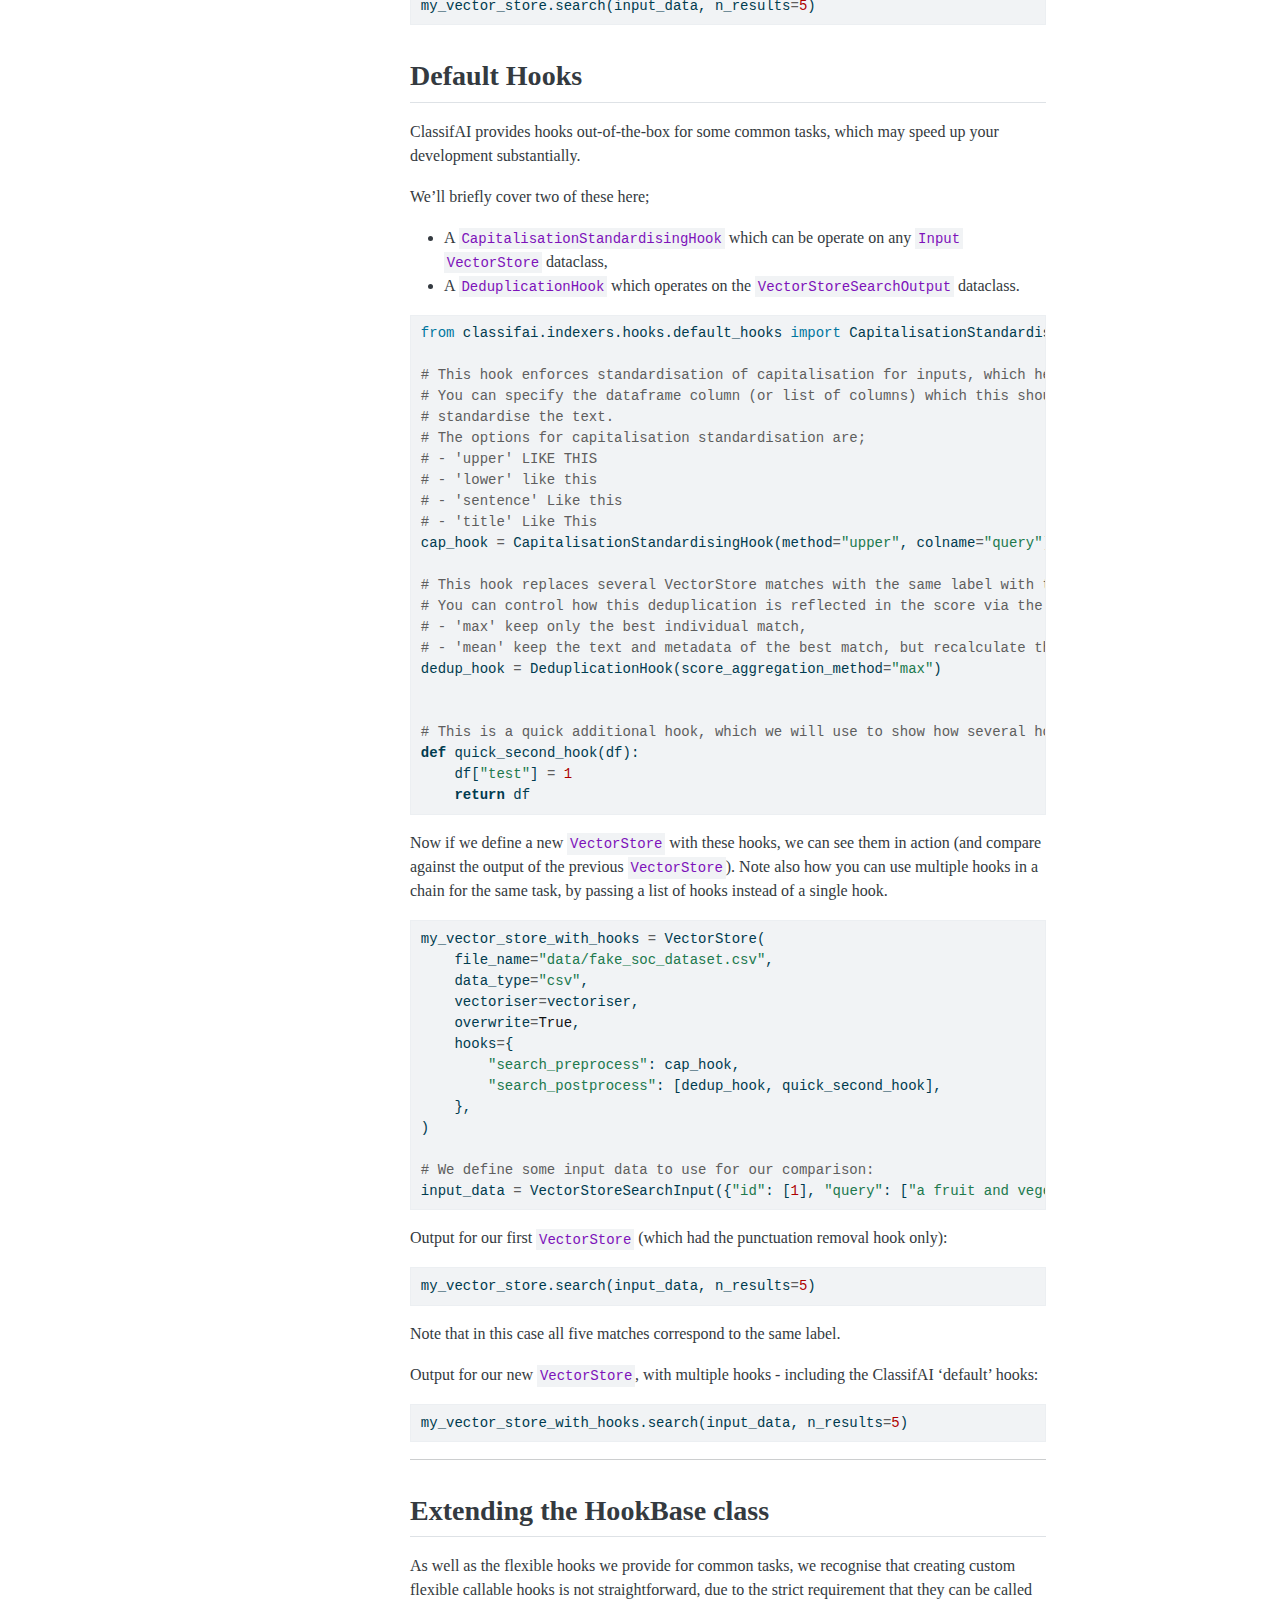
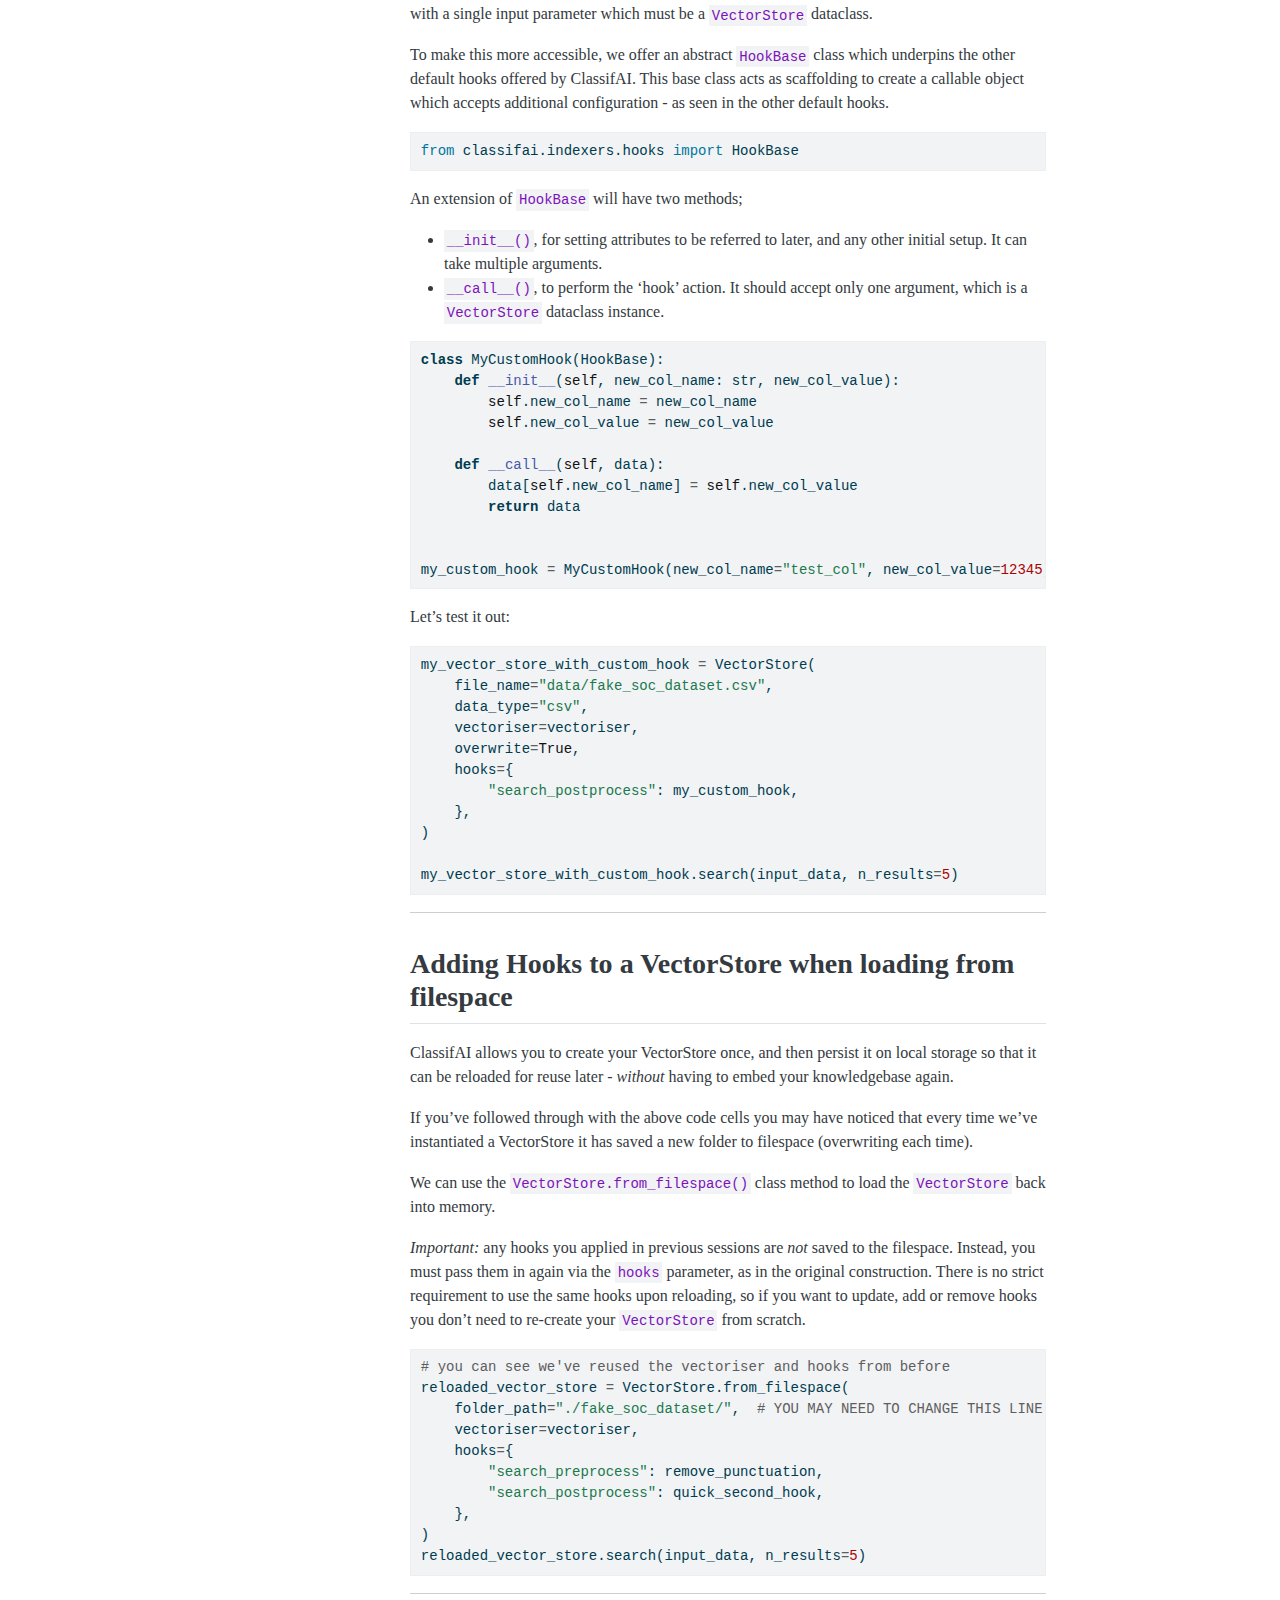
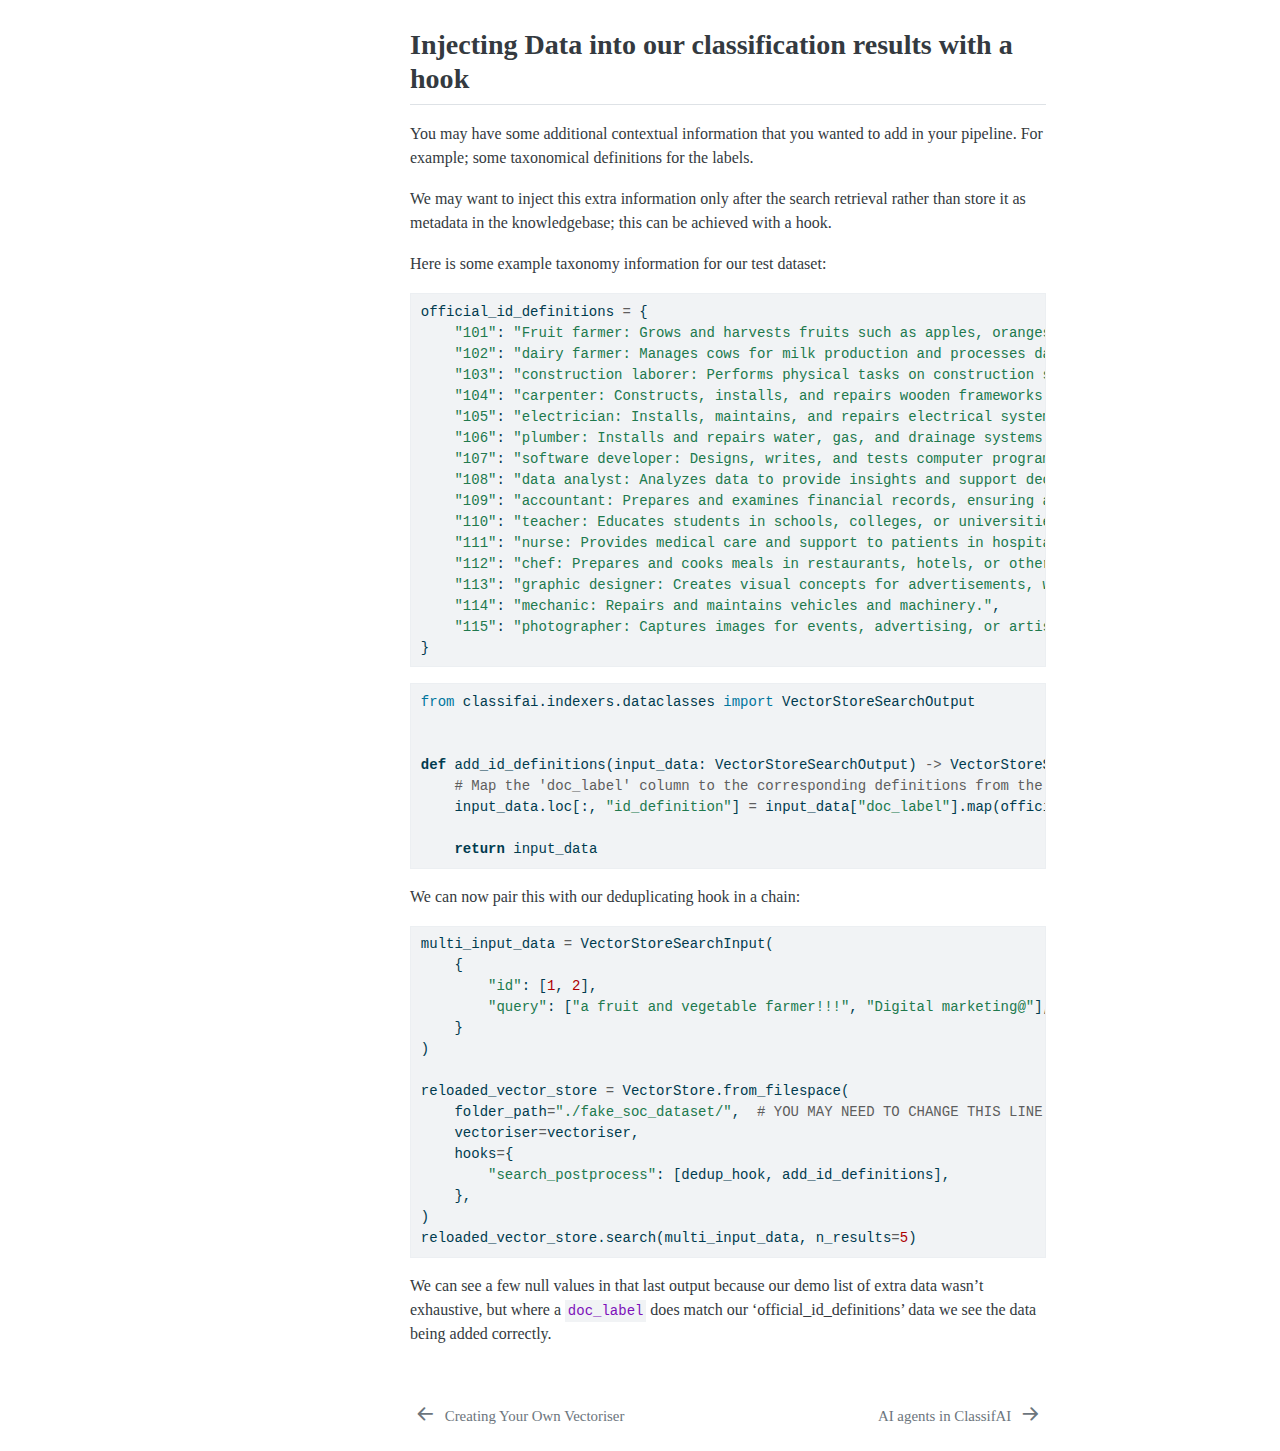
<file: DEMO/using_hooks.html>
<!DOCTYPE html>
<html xmlns="http://www.w3.org/1999/xhtml" lang="en" xml:lang="en"><head>

<meta charset="utf-8">
<meta name="generator" content="quarto-1.9.36">

<meta name="viewport" content="width=device-width, initial-scale=1.0, user-scalable=yes">


<title>VectorStore pre- and post- processing with Hooks 🪝 – ClassifAI</title>
<style>
/* Default styles provided by pandoc.
** See https://pandoc.org/MANUAL.html#variables-for-html for config info.
*/
code{white-space: pre-wrap;}
span.smallcaps{font-variant: small-caps;}
div.columns{display: flex; gap: min(4vw, 1.5em);}
div.column{flex: auto; overflow-x: auto;}
div.hanging-indent{margin-left: 1.5em; text-indent: -1.5em;}
ul.task-list{list-style: none;}
ul.task-list li input[type="checkbox"] {
  width: 0.8em;
  margin: 0 0.8em 0.2em -1em; /* quarto-specific, see https://github.com/quarto-dev/quarto-cli/issues/4556 */ 
  vertical-align: middle;
}
/* CSS for syntax highlighting */
html { -webkit-text-size-adjust: 100%; }
pre > code.sourceCode { white-space: pre; position: relative; }
pre > code.sourceCode > span { display: inline-block; line-height: 1.25; }
pre > code.sourceCode > span:empty { height: 1.2em; }
.sourceCode { overflow: visible; }
code.sourceCode > span { color: inherit; text-decoration: inherit; }
div.sourceCode { margin: 1em 0; }
pre.sourceCode { margin: 0; }
@media screen {
div.sourceCode { overflow: auto; }
}
@media print {
pre > code.sourceCode { white-space: pre-wrap; }
pre > code.sourceCode > span { text-indent: -5em; padding-left: 5em; }
}
pre.numberSource code
  { counter-reset: source-line 0; }
pre.numberSource code > span
  { position: relative; left: -4em; counter-increment: source-line; }
pre.numberSource code > span > a:first-child::before
  { content: counter(source-line);
    position: relative; left: -1em; text-align: right; vertical-align: baseline;
    border: none; display: inline-block;
    -webkit-touch-callout: none; -webkit-user-select: none;
    -khtml-user-select: none; -moz-user-select: none;
    -ms-user-select: none; user-select: none;
    padding: 0 4px; width: 4em;
  }
pre.numberSource { margin-left: 3em;  padding-left: 4px; }
div.sourceCode
  {   }
@media screen {
pre > code.sourceCode > span > a:first-child::before { text-decoration: underline; }
}
</style>


<script src="../site_libs/quarto-nav/quarto-nav.js"></script>
<script src="../site_libs/quarto-nav/headroom.min.js"></script>
<script src="../site_libs/clipboard/clipboard.min.js"></script>
<script src="../site_libs/quarto-search/autocomplete.umd.js"></script>
<script src="../site_libs/quarto-search/fuse.min.js"></script>
<script src="../site_libs/quarto-search/quarto-search.js"></script>
<meta name="quarto:offset" content="../">
<link href="../DEMO/ai_agent_hooks.html" rel="next">
<link href="../DEMO/custom_vectoriser.html" rel="prev">
<link href="../ons_favicon.ico" rel="icon">
<script src="../site_libs/quarto-html/quarto.js" type="module"></script>
<script src="../site_libs/quarto-html/tabsets/tabsets.js" type="module"></script>
<script src="../site_libs/quarto-html/popper.min.js"></script>
<script src="../site_libs/quarto-html/tippy.umd.min.js"></script>
<script src="../site_libs/quarto-html/anchor.min.js"></script>
<link href="../site_libs/quarto-html/tippy.css" rel="stylesheet">
<link href="../site_libs/quarto-html/quarto-syntax-highlighting-845c23b38eaddc0f92fda52bfe77a8c8.css" rel="stylesheet" id="quarto-text-highlighting-styles">
<script src="../site_libs/bootstrap/bootstrap.min.js"></script>
<link href="../site_libs/bootstrap/bootstrap-icons.css" rel="stylesheet">
<link href="../site_libs/bootstrap/bootstrap-24111f2d7671a07c32a60419c31bd4a3.min.css" rel="stylesheet" append-hash="true" id="quarto-bootstrap" data-mode="light">
<script id="quarto-search-options" type="application/json">{
  "location": "navbar",
  "copy-button": false,
  "collapse-after": 3,
  "panel-placement": "end",
  "type": "overlay",
  "limit": 50,
  "keyboard-shortcut": [
    "f",
    "/",
    "s"
  ],
  "show-item-context": false,
  "language": {
    "search-no-results-text": "No results",
    "search-matching-documents-text": "matching documents",
    "search-copy-link-title": "Copy link to search",
    "search-hide-matches-text": "Hide additional matches",
    "search-more-match-text": "more match in this document",
    "search-more-matches-text": "more matches in this document",
    "search-clear-button-title": "Clear",
    "search-text-placeholder": "",
    "search-detached-cancel-button-title": "Cancel",
    "search-submit-button-title": "Submit",
    "search-label": "Search"
  }
}</script>


<link rel="stylesheet" href="../styles.css">
</head>

<body class="nav-sidebar floating nav-fixed quarto-light">

<div id="quarto-search-results"></div>
  <header id="quarto-header" class="headroom fixed-top">
    <nav class="navbar navbar-expand-lg " data-bs-theme="dark">
      <div class="navbar-container container-fluid">
      <div class="navbar-brand-container mx-auto">
    <a class="navbar-brand" href="../index.html">
    <span class="navbar-title">ClassifAI</span>
    </a>
  </div>
            <div id="quarto-search" class="" title="Search"></div>
          <button class="navbar-toggler" type="button" data-bs-toggle="collapse" data-bs-target="#navbarCollapse" aria-controls="navbarCollapse" role="menu" aria-expanded="false" aria-label="Toggle navigation" onclick="if (window.quartoToggleHeadroom) { window.quartoToggleHeadroom(); }">
  <span class="navbar-toggler-icon"></span>
</button>
          <div class="collapse navbar-collapse" id="navbarCollapse">
            <ul class="navbar-nav navbar-nav-scroll me-auto">
  <li class="nav-item">
    <a class="nav-link active" href="../docs/index.html" aria-current="page"> 
<span class="menu-text">Documentation</span></a>
  </li>  
</ul>
            <ul class="navbar-nav navbar-nav-scroll ms-auto">
  <li class="nav-item compact">
    <a class="nav-link" href="https://github.com/datasciencecampus/classifai"> <i class="bi bi-github" role="img">
</i> 
<span class="menu-text"></span></a>
  </li>  
</ul>
          </div> <!-- /navcollapse -->
            <div class="quarto-navbar-tools">
</div>
      </div> <!-- /container-fluid -->
    </nav>
  <nav class="quarto-secondary-nav">
    <div class="container-fluid d-flex">
      <button type="button" class="quarto-btn-toggle btn" data-bs-toggle="collapse" role="button" data-bs-target=".quarto-sidebar-collapse-item" aria-controls="quarto-sidebar" aria-expanded="false" aria-label="Toggle sidebar navigation" onclick="if (window.quartoToggleHeadroom) { window.quartoToggleHeadroom(); }">
        <i class="bi bi-layout-text-sidebar-reverse"></i>
      </button>
        <nav class="quarto-page-breadcrumbs" aria-label="breadcrumb"><ol class="breadcrumb"><li class="breadcrumb-item"><a href="../DEMO/README.html">DEMO</a></li><li class="breadcrumb-item"><a href="../DEMO/using_hooks.html">VectorStore pre- and post- processing with <em>Hooks</em> 🪝</a></li></ol></nav>
        <a class="flex-grow-1" role="navigation" data-bs-toggle="collapse" data-bs-target=".quarto-sidebar-collapse-item" aria-controls="quarto-sidebar" aria-expanded="false" aria-label="Toggle sidebar navigation" onclick="if (window.quartoToggleHeadroom) { window.quartoToggleHeadroom(); }">      
        </a>
    </div>
  </nav>
</header>
<!-- content -->
<div id="quarto-content" class="quarto-container page-columns page-rows-contents page-layout-article page-navbar">
<!-- sidebar -->
  <nav id="quarto-sidebar" class="sidebar collapse collapse-horizontal quarto-sidebar-collapse-item sidebar-navigation floating overflow-auto">
    <div class="sidebar-menu-container"> 
    <ul class="list-unstyled mt-1">
        <li class="sidebar-item sidebar-item-section">
      <div class="sidebar-item-container"> 
            <a class="sidebar-item-text sidebar-link text-start collapsed" data-bs-toggle="collapse" data-bs-target="#quarto-sidebar-section-1" role="navigation" aria-expanded="false">
 <span class="menu-text">Overview</span></a>
          <a class="sidebar-item-toggle text-start collapsed" data-bs-toggle="collapse" data-bs-target="#quarto-sidebar-section-1" role="navigation" aria-expanded="false" aria-label="Toggle section">
            <i class="bi bi-chevron-right ms-2"></i>
          </a> 
      </div>
      <ul id="quarto-sidebar-section-1" class="collapse list-unstyled sidebar-section depth1 ">  
          <li class="sidebar-item">
  <div class="sidebar-item-container"> 
  <a href="../docs/index.html" class="sidebar-item-text sidebar-link">
 <span class="menu-text">Function reference</span></a>
  </div>
</li>
      </ul>
  </li>
        <li class="sidebar-item sidebar-item-section">
      <div class="sidebar-item-container"> 
            <a class="sidebar-item-text sidebar-link text-start collapsed" data-bs-toggle="collapse" data-bs-target="#quarto-sidebar-section-2" role="navigation" aria-expanded="false">
 <span class="menu-text">Vectorisers</span></a>
          <a class="sidebar-item-toggle text-start collapsed" data-bs-toggle="collapse" data-bs-target="#quarto-sidebar-section-2" role="navigation" aria-expanded="false" aria-label="Toggle section">
            <i class="bi bi-chevron-right ms-2"></i>
          </a> 
      </div>
      <ul id="quarto-sidebar-section-2" class="collapse list-unstyled sidebar-section depth1 ">  
          <li class="sidebar-item sidebar-item-section">
      <div class="sidebar-item-container"> 
            <a class="sidebar-item-text sidebar-link text-start collapsed" data-bs-toggle="collapse" data-bs-target="#quarto-sidebar-section-3" role="navigation" aria-expanded="false">
 <span class="menu-text">Vectorisers Overview</span></a>
          <a class="sidebar-item-toggle text-start collapsed" data-bs-toggle="collapse" data-bs-target="#quarto-sidebar-section-3" role="navigation" aria-expanded="false" aria-label="Toggle section">
            <i class="bi bi-chevron-right ms-2"></i>
          </a> 
      </div>
      <ul id="quarto-sidebar-section-3" class="collapse list-unstyled sidebar-section depth2 ">  
          <li class="sidebar-item">
  <div class="sidebar-item-container"> 
  <a href="../docs/vectorisers.html" class="sidebar-item-text sidebar-link">
 <span class="menu-text">vectorisers</span></a>
  </div>
</li>
          <li class="sidebar-item">
  <div class="sidebar-item-container"> 
  <a href="../docs/vectorisers.base.VectoriserBase.html" class="sidebar-item-text sidebar-link">
 <span class="menu-text">vectorisers.base.VectoriserBase</span></a>
  </div>
</li>
          <li class="sidebar-item">
  <div class="sidebar-item-container"> 
  <a href="../docs/vectorisers.base.VectoriserBase.transform.html" class="sidebar-item-text sidebar-link">
 <span class="menu-text">vectorisers.base.VectoriserBase.transform</span></a>
  </div>
</li>
      </ul>
  </li>
          <li class="sidebar-item sidebar-item-section">
      <div class="sidebar-item-container"> 
            <a class="sidebar-item-text sidebar-link text-start collapsed" data-bs-toggle="collapse" data-bs-target="#quarto-sidebar-section-4" role="navigation" aria-expanded="false">
 <span class="menu-text">Specific Vectorisers</span></a>
          <a class="sidebar-item-toggle text-start collapsed" data-bs-toggle="collapse" data-bs-target="#quarto-sidebar-section-4" role="navigation" aria-expanded="false" aria-label="Toggle section">
            <i class="bi bi-chevron-right ms-2"></i>
          </a> 
      </div>
      <ul id="quarto-sidebar-section-4" class="collapse list-unstyled sidebar-section depth2 ">  
          <li class="sidebar-item">
  <div class="sidebar-item-container"> 
  <a href="../docs/vectorisers.huggingface.HuggingFaceVectoriser.html" class="sidebar-item-text sidebar-link">
 <span class="menu-text">vectorisers.huggingface.HuggingFaceVectoriser</span></a>
  </div>
</li>
          <li class="sidebar-item">
  <div class="sidebar-item-container"> 
  <a href="../docs/vectorisers.ollama.OllamaVectoriser.html" class="sidebar-item-text sidebar-link">
 <span class="menu-text">vectorisers.ollama.OllamaVectoriser</span></a>
  </div>
</li>
          <li class="sidebar-item">
  <div class="sidebar-item-container"> 
  <a href="../docs/vectorisers.gcp.GcpVectoriser.html" class="sidebar-item-text sidebar-link">
 <span class="menu-text">vectorisers.gcp.GcpVectoriser</span></a>
  </div>
</li>
      </ul>
  </li>
      </ul>
  </li>
        <li class="sidebar-item sidebar-item-section">
      <div class="sidebar-item-container"> 
            <a class="sidebar-item-text sidebar-link text-start collapsed" data-bs-toggle="collapse" data-bs-target="#quarto-sidebar-section-5" role="navigation" aria-expanded="false">
 <span class="menu-text">Indexers</span></a>
          <a class="sidebar-item-toggle text-start collapsed" data-bs-toggle="collapse" data-bs-target="#quarto-sidebar-section-5" role="navigation" aria-expanded="false" aria-label="Toggle section">
            <i class="bi bi-chevron-right ms-2"></i>
          </a> 
      </div>
      <ul id="quarto-sidebar-section-5" class="collapse list-unstyled sidebar-section depth1 ">  
          <li class="sidebar-item">
  <div class="sidebar-item-container"> 
  <a href="../docs/indexers.html" class="sidebar-item-text sidebar-link">
 <span class="menu-text">indexers</span></a>
  </div>
</li>
          <li class="sidebar-item">
  <div class="sidebar-item-container"> 
  <a href="../docs/indexers.VectorStore.html" class="sidebar-item-text sidebar-link">
 <span class="menu-text">indexers.VectorStore</span></a>
  </div>
</li>
          <li class="sidebar-item">
  <div class="sidebar-item-container"> 
  <a href="../docs/indexers.VectorStore.embed.html" class="sidebar-item-text sidebar-link">
 <span class="menu-text">indexers.VectorStore.embed</span></a>
  </div>
</li>
          <li class="sidebar-item">
  <div class="sidebar-item-container"> 
  <a href="../docs/indexers.VectorStore.search.html" class="sidebar-item-text sidebar-link">
 <span class="menu-text">indexers.VectorStore.search</span></a>
  </div>
</li>
          <li class="sidebar-item">
  <div class="sidebar-item-container"> 
  <a href="../docs/indexers.VectorStore.reverse_search.html" class="sidebar-item-text sidebar-link">
 <span class="menu-text">indexers.VectorStore.reverse_search</span></a>
  </div>
</li>
          <li class="sidebar-item">
  <div class="sidebar-item-container"> 
  <a href="../docs/indexers.VectorStore.from_filespace.html" class="sidebar-item-text sidebar-link">
 <span class="menu-text">indexers.VectorStore.from_filespace</span></a>
  </div>
</li>
          <li class="sidebar-item">
  <div class="sidebar-item-container"> 
  <a href="../docs/indexers.dataclasses.html" class="sidebar-item-text sidebar-link">
 <span class="menu-text">indexers.dataclasses</span></a>
  </div>
</li>
          <li class="sidebar-item sidebar-item-section">
      <div class="sidebar-item-container"> 
            <a class="sidebar-item-text sidebar-link text-start collapsed" data-bs-toggle="collapse" data-bs-target="#quarto-sidebar-section-6" role="navigation" aria-expanded="false">
 <span class="menu-text">Hooks</span></a>
          <a class="sidebar-item-toggle text-start collapsed" data-bs-toggle="collapse" data-bs-target="#quarto-sidebar-section-6" role="navigation" aria-expanded="false" aria-label="Toggle section">
            <i class="bi bi-chevron-right ms-2"></i>
          </a> 
      </div>
      <ul id="quarto-sidebar-section-6" class="collapse list-unstyled sidebar-section depth2 ">  
          <li class="sidebar-item">
  <div class="sidebar-item-container"> 
  <a href="../docs/indexers.hooks.html" class="sidebar-item-text sidebar-link">
 <span class="menu-text">indexers.hooks</span></a>
  </div>
</li>
          <li class="sidebar-item">
  <div class="sidebar-item-container"> 
  <a href="../docs/indexers.hooks.hook_factory.HookBase.html" class="sidebar-item-text sidebar-link">
 <span class="menu-text">indexers.hooks.hook_factory.HookBase</span></a>
  </div>
</li>
          <li class="sidebar-item">
  <div class="sidebar-item-container"> 
  <a href="../docs/indexers.hooks.default_hooks.html" class="sidebar-item-text sidebar-link">
 <span class="menu-text">indexers.hooks.default_hooks</span></a>
  </div>
</li>
          <li class="sidebar-item">
  <div class="sidebar-item-container"> 
  <a href="../docs/indexers.hooks.default_hooks.preprocessing.html" class="sidebar-item-text sidebar-link">
 <span class="menu-text">indexers.hooks.default_hooks.preprocessing</span></a>
  </div>
</li>
          <li class="sidebar-item">
  <div class="sidebar-item-container"> 
  <a href="../docs/indexers.hooks.default_hooks.preprocessing.CapitalisationStandardisingHook.html" class="sidebar-item-text sidebar-link">
 <span class="menu-text">indexers.hooks.default_hooks.preprocessing.CapitalisationStandardisingHook</span></a>
  </div>
</li>
          <li class="sidebar-item">
  <div class="sidebar-item-container"> 
  <a href="../docs/indexers.hooks.default_hooks.postprocessing.html" class="sidebar-item-text sidebar-link">
 <span class="menu-text">indexers.hooks.default_hooks.postprocessing</span></a>
  </div>
</li>
          <li class="sidebar-item">
  <div class="sidebar-item-container"> 
  <a href="../docs/indexers.hooks.default_hooks.postprocessing.DeduplicationHook.html" class="sidebar-item-text sidebar-link">
 <span class="menu-text">indexers.hooks.default_hooks.postprocessing.DeduplicationHook</span></a>
  </div>
</li>
          <li class="sidebar-item">
  <div class="sidebar-item-container"> 
  <a href="../docs/indexers.hooks.default_hooks.postprocessing.RagHook.html" class="sidebar-item-text sidebar-link">
 <span class="menu-text">indexers.hooks.default_hooks.postprocessing.RagHook</span></a>
  </div>
</li>
      </ul>
  </li>
      </ul>
  </li>
        <li class="sidebar-item sidebar-item-section">
      <div class="sidebar-item-container"> 
            <a class="sidebar-item-text sidebar-link text-start collapsed" data-bs-toggle="collapse" data-bs-target="#quarto-sidebar-section-7" role="navigation" aria-expanded="false">
 <span class="menu-text">Servers</span></a>
          <a class="sidebar-item-toggle text-start collapsed" data-bs-toggle="collapse" data-bs-target="#quarto-sidebar-section-7" role="navigation" aria-expanded="false" aria-label="Toggle section">
            <i class="bi bi-chevron-right ms-2"></i>
          </a> 
      </div>
      <ul id="quarto-sidebar-section-7" class="collapse list-unstyled sidebar-section depth1 ">  
          <li class="sidebar-item">
  <div class="sidebar-item-container"> 
  <a href="../docs/servers.html" class="sidebar-item-text sidebar-link">
 <span class="menu-text">servers</span></a>
  </div>
</li>
          <li class="sidebar-item">
  <div class="sidebar-item-container"> 
  <a href="../docs/servers.get_router.html" class="sidebar-item-text sidebar-link">
 <span class="menu-text">servers.get_router</span></a>
  </div>
</li>
          <li class="sidebar-item">
  <div class="sidebar-item-container"> 
  <a href="../docs/servers.get_server.html" class="sidebar-item-text sidebar-link">
 <span class="menu-text">servers.get_server</span></a>
  </div>
</li>
          <li class="sidebar-item">
  <div class="sidebar-item-container"> 
  <a href="../docs/servers.run_server.html" class="sidebar-item-text sidebar-link">
 <span class="menu-text">servers.run_server</span></a>
  </div>
</li>
          <li class="sidebar-item">
  <div class="sidebar-item-container"> 
  <a href="../docs/servers.make_endpoints.html" class="sidebar-item-text sidebar-link">
 <span class="menu-text">servers.make_endpoints</span></a>
  </div>
</li>
      </ul>
  </li>
        <li class="sidebar-item sidebar-item-section">
      <div class="sidebar-item-container"> 
            <a class="sidebar-item-text sidebar-link text-start" data-bs-toggle="collapse" data-bs-target="#quarto-sidebar-section-8" role="navigation" aria-expanded="true">
 <span class="menu-text">DEMO</span></a>
          <a class="sidebar-item-toggle text-start" data-bs-toggle="collapse" data-bs-target="#quarto-sidebar-section-8" role="navigation" aria-expanded="true" aria-label="Toggle section">
            <i class="bi bi-chevron-right ms-2"></i>
          </a> 
      </div>
      <ul id="quarto-sidebar-section-8" class="collapse list-unstyled sidebar-section depth1 show">  
          <li class="sidebar-item">
  <div class="sidebar-item-container"> 
  <a href="../DEMO/README.html" class="sidebar-item-text sidebar-link">
 <span class="menu-text">Overview of Demonstrations &amp; Examples</span></a>
  </div>
</li>
          <li class="sidebar-item">
  <div class="sidebar-item-container"> 
  <a href="../DEMO/general_workflow_demo.html" class="sidebar-item-text sidebar-link">
 <span class="menu-text">✨ ClassifAI Demo - Introduction &amp; Basic Usage ✨</span></a>
  </div>
</li>
          <li class="sidebar-item">
  <div class="sidebar-item-container"> 
  <a href="../DEMO/custom_vectoriser.html" class="sidebar-item-text sidebar-link">
 <span class="menu-text">Creating Your Own Vectoriser</span></a>
  </div>
</li>
          <li class="sidebar-item">
  <div class="sidebar-item-container"> 
  <a href="../DEMO/using_hooks.html" class="sidebar-item-text sidebar-link active">
 <span class="menu-text">VectorStore pre- and post- processing with <em>Hooks</em> 🪝</span></a>
  </div>
</li>
          <li class="sidebar-item">
  <div class="sidebar-item-container"> 
  <a href="../DEMO/ai_agent_hooks.html" class="sidebar-item-text sidebar-link">
 <span class="menu-text">AI agents in ClassifAI</span></a>
  </div>
</li>
      </ul>
  </li>
    </ul>
    </div>
</nav>
<div id="quarto-sidebar-glass" class="quarto-sidebar-collapse-item" data-bs-toggle="collapse" data-bs-target=".quarto-sidebar-collapse-item"></div>
<!-- margin-sidebar -->
    <div id="quarto-margin-sidebar" class="sidebar margin-sidebar">
        <nav id="TOC" role="doc-toc" class="toc-active">
    <h2 id="toc-title">On this page</h2>
   
  <ul>
  <li><a href="#overview" id="toc-overview" class="nav-link active" data-scroll-target="#overview">Overview</a></li>
  <li><a href="#recap-of-vectorstore-dataclasses" id="toc-recap-of-vectorstore-dataclasses" class="nav-link" data-scroll-target="#recap-of-vectorstore-dataclasses">Recap of VectorStore Dataclasses</a></li>
  <li><a href="#hooks-and-custom-dataflows" id="toc-hooks-and-custom-dataflows" class="nav-link" data-scroll-target="#hooks-and-custom-dataflows">Hooks and custom dataflows</a></li>
  <li><a href="#using-hooks" id="toc-using-hooks" class="nav-link" data-scroll-target="#using-hooks">Using Hooks</a>
  <ul class="collapse">
  <li><a href="#demo-data" id="toc-demo-data" class="nav-link" data-scroll-target="#demo-data">Demo Data</a></li>
  </ul></li>
  <li><a href="#default-hooks" id="toc-default-hooks" class="nav-link" data-scroll-target="#default-hooks">Default Hooks</a></li>
  <li><a href="#extending-the-hookbase-class" id="toc-extending-the-hookbase-class" class="nav-link" data-scroll-target="#extending-the-hookbase-class">Extending the HookBase class</a></li>
  <li><a href="#adding-hooks-to-a-vectorstore-when-loading-from-filespace" id="toc-adding-hooks-to-a-vectorstore-when-loading-from-filespace" class="nav-link" data-scroll-target="#adding-hooks-to-a-vectorstore-when-loading-from-filespace">Adding Hooks to a VectorStore when loading from filespace</a></li>
  <li><a href="#injecting-data-into-our-classification-results-with-a-hook" id="toc-injecting-data-into-our-classification-results-with-a-hook" class="nav-link" data-scroll-target="#injecting-data-into-our-classification-results-with-a-hook">Injecting Data into our classification results with a hook</a></li>
  </ul>
</nav>
    </div>
<!-- main -->
<main class="content" id="quarto-document-content">

<header id="title-block-header" class="quarto-title-block default"><nav class="quarto-page-breadcrumbs quarto-title-breadcrumbs d-none d-lg-block" aria-label="breadcrumb"><ol class="breadcrumb"><li class="breadcrumb-item"><a href="../DEMO/README.html">DEMO</a></li><li class="breadcrumb-item"><a href="../DEMO/using_hooks.html">VectorStore pre- and post- processing with <em>Hooks</em> 🪝</a></li></ol></nav>
<div class="quarto-title">
<h1 class="title">VectorStore pre- and post- processing with <em>Hooks</em> 🪝</h1>
</div>



<div class="quarto-title-meta">

    
  
    
  </div>
  


</header>


<section id="overview" class="level2">
<h2 class="anchored" data-anchor-id="overview">Overview</h2>
<p>This notebook provides a guide on how to use pre- and post-processing ‘hooks’ to simplify additional tasks you may have around input sanitisation / standardisation, result aggregation, auto-coding, linking in external datasets, etc.</p>
<p>Hooks operate on the input and output dataclasses of each of our <code>VectorStore</code> methods, and the key requirement for them is that each will output an object of the same dataclass that it received. This allows hooks to be ‘chained’, allowing more complex pre-/post-processing tasks to be split into discrete steps, each defined by its own hook.</p>
<p>Hooks provide a way to modify the data flow of the ClassifAI package, to facilitate tasks such as:</p>
<ul>
<li>Removal of punctuation from input queries before the <code>VectorStore</code> search process begins,</li>
<li>Standardising capitalisation of all text in an input query to the <code>Vectorstore</code> search process,</li>
<li>Deduplicate results based on the doc_label column so that duplicate knowledgebase entries are not returned,</li>
<li>Prevention of users from retrieving certain documents in your <code>VectorStore</code>,</li>
<li>Removing hate speech from any input text.</li>
</ul>
<p>There are three main ways of using hooks;</p>
<ul>
<li>Using one of the <code>default_hooks</code> we provide as part of ClassifAI,</li>
<li>Defining your own callable function,</li>
<li>Extending the abstract <code>HookBase</code> class to create a custom, flexible hook with implicit validation.</li>
</ul>
<section id="key-sections" class="level4">
<h4 class="anchored" data-anchor-id="key-sections">Key Sections:</h4>
<ul>
<li>Recap: How the dataclasses and data flow works for interactions with the VectorStore,</li>
<li>Using Hooks: Introduction to defining and using your own hooks for different tasks,</li>
<li>Default Hooks: Introduction to using the more flexible hooks provided by ClassifAI for common tasks,</li>
<li>Extending the <code>HookBase</code> class: Make your own custom flexible hook.</li>
</ul>
<hr>
</section>
</section>
<section id="recap-of-vectorstore-dataclasses" class="level2">
<h2 class="anchored" data-anchor-id="recap-of-vectorstore-dataclasses">Recap of VectorStore Dataclasses</h2>
<p>The majority of the following points are already covered in the recommended first notebook demo, <a href="../DEMO/general_workflow_demo.html">general_workflow_demo.ipynb</a>. If you are unfamiliar with the package you may wish to work through this demo first, in order to better understand the <code>VectorStore</code> object and its’ methods and dataclasses.</p>
<section id="classifai-uses-pandas-dataframe-like-dataclasses-to-specify-what-data-need-to-be-passed-as-input-to-the-vectorstore-methodsfunctions-and-what-data-can-be-expected-to-be-returned-by-those-methods" class="level5">
<h5 class="anchored" data-anchor-id="classifai-uses-pandas-dataframe-like-dataclasses-to-specify-what-data-need-to-be-passed-as-input-to-the-vectorstore-methodsfunctions-and-what-data-can-be-expected-to-be-returned-by-those-methods">ClassifAI uses Pandas dataframe-like dataclasses to specify what data need to be passed as input to the VectorStore methods/functions, and what data can be expected to be returned by those methods</h5>
<p>The <strong>VectorStore</strong> class, responsible for performing different actions with your data, has <strong>three key methods/functions</strong>:</p>
<ol type="1">
<li><strong><code>search()</code></strong>
<ul>
<li>Takes in a body of text and searches the vector store for semantically similar knowledgebase samples.</li>
</ul></li>
<li><strong><code>reverse_search()</code></strong>
<ul>
<li>Takes in document labels and searches the vector store for entries with those labels.</li>
</ul></li>
<li><strong><code>embed()</code></strong>
<ul>
<li>Takes in a body of text and uses the vectoriser model to convert the text into embeddings.</li>
</ul></li>
</ol>
<hr>
<p>For each of these three core methods, we have created an <strong>input dataclass</strong> and an <strong>output dataclass</strong>. These dataclasses define pandas-like objects that specify what data needs to be passed to each method and also perform runtime checks to ensure you’ve passed the correct columns in a dataframe to the appropriate VectorStore method.</p>
<p>For example, the figure below illustrates the input and output dataclasses of the <code>VectorStore.search()</code> method:</p>
<p><br></p>
<div class="quarto-figure quarto-figure-center">
<figure class="figure">
<p><img src="./files/vectorstore_search_dataflow.svg" class="img-fluid figure-img"></p>
<figcaption>VectorStore Search Dataflow</figcaption>
</figure>
</div>
<p><br></p>
<p>This shows that the <code>VectorStore.search()</code> method expects: - An <strong>input dataclass object</strong> with columns <code>[id, query]</code>. - To output an <strong>output dataclass object</strong> with columns <code>[query_id, query_text, doc_label, doc_text, rank, score]</code>.</p>
<p>The reverse_search() and embed() VectorStore functions have their own input and output data classes with their own validity column data checks. The names of each set are intuitively:</p>
<table class="caption-top table">
<colgroup>
<col style="width: 34%">
<col style="width: 32%">
<col style="width: 32%">
</colgroup>
<thead>
<tr class="header">
<th><strong>VectorStore Method</strong></th>
<th><strong>Input Dataclass</strong></th>
<th><strong>Output Dataclass</strong></th>
</tr>
</thead>
<tbody>
<tr class="odd">
<td><code>VectorStore.search()</code></td>
<td><code>VectorStoreSearchInput</code></td>
<td><code>VectorStoreSearchOutput</code></td>
</tr>
<tr class="even">
<td><code>VectorStore.reverse_search()</code></td>
<td><code>VectorStoreReverseSearchInput</code></td>
<td><code>VectorStoreReverseSearchOutput</code></td>
</tr>
<tr class="odd">
<td><code>VectorStore.embed()</code></td>
<td><code>VectorStoreEmbedInput</code></td>
<td><code>VectorStoreEmbedOutput</code></td>
</tr>
</tbody>
</table>
</section>
</section>
<section id="hooks-and-custom-dataflows" class="level2">
<h2 class="anchored" data-anchor-id="hooks-and-custom-dataflows">Hooks and custom dataflows</h2>
<p>‘Hooks’ allow users to manipulate the content of ClassifAI dataclass objects as they enter or leave the <code>VectorStore</code>.</p>
<p>The requirements for a hook are:</p>
<ul>
<li>To be callable (e.g.&nbsp;a function),</li>
<li>To accept one input parameter, which is an instance of a dataclass,</li>
<li>To output a valid instance of the same type.</li>
</ul>
<p>For example: you might want to preprocess the input to the <code>VectorStore.search()</code> method to remove punctuation from the texts:</p>
<p><br></p>
<div class="quarto-figure quarto-figure-center">
<figure class="figure">
<p><img src="./files/search_spellcheck_hook.svg" class="img-fluid figure-img"></p>
<figcaption>VectorStore Search Dataflow</figcaption>
</figure>
</div>
<p><br></p>
<p>Hooks can be attached to a <code>VectorStore</code> to run every time the <code>VectorStore</code> search method is called. You can also apply other hooks to other dataclasses and their respective <code>VectorStore</code> methods and chain togtether these custom operations that manipulate the input and output dataclasses of the <code>VectorStore</code> methods.</p>
<p>For example, implmenting 2 hooks for the input and output dataclasses of the <code>VectorStore</code> search method would provide a dataflow:</p>
<div class="quarto-figure quarto-figure-center">
<figure class="figure">
<p><img src="./files/pre_and_post_search_hooks.png" class="img-fluid figure-img"></p>
<figcaption>End to end Search with 2 hooks</figcaption>
</figure>
</div>
</section>
<section id="using-hooks" class="level2">
<h2 class="anchored" data-anchor-id="using-hooks">Using Hooks</h2>
<p>In this section, we’ll define a custom data sanitisation function which removes punctuation from input user queries, and attach it to a <code>VectorStore</code> as a search pre-processing hook.</p>
<section id="demo-data" class="level3">
<h3 class="anchored" data-anchor-id="demo-data">Demo Data</h3>
<p>This demo uses a mock dataset that is freely available on the ClassifAI repo, if yo have not downloaded the entire DEMO folder to run this notebook, the minimum data you require is the <code>DEMO/data/testdata.csv</code> file, which you should place in your working directory in a <code>DEMO</code> folder - (or you can just change the filepath later in this demo notebook)</p>
<section id="if-you-can-run-the-following-cell-in-this-notebook-you-should-be-good-to-go" class="level4">
<h4 class="anchored" data-anchor-id="if-you-can-run-the-following-cell-in-this-notebook-you-should-be-good-to-go">If you can run the following cell in this notebook, you should be good to go!</h4>
<div id="cell-8" class="cell">
<div class="code-copy-outer-scaffold"><div class="sourceCode cell-code" id="cb1"><pre class="sourceCode python code-with-copy"><code class="sourceCode python"><span id="cb1-1"><a href="#cb1-1" aria-hidden="true" tabindex="-1"></a><span class="im">from</span> classifai.vectorisers <span class="im">import</span> HuggingFaceVectoriser</span>
<span id="cb1-2"><a href="#cb1-2" aria-hidden="true" tabindex="-1"></a></span>
<span id="cb1-3"><a href="#cb1-3" aria-hidden="true" tabindex="-1"></a><span class="bu">print</span>(<span class="st">"done!"</span>)</span></code></pre></div><button title="Copy to Clipboard" class="code-copy-button"><i class="bi"></i></button></div>
</div>
</section>
<section id="alternatively-to-test-without-running-a-notebook-run-the-following-from-your-command-line" class="level4">
<h4 class="anchored" data-anchor-id="alternatively-to-test-without-running-a-notebook-run-the-following-from-your-command-line">Alternatively, to test without running a notebook, run the following from your command line;</h4>
<pre class="shell"><code>python -c "import classifai"</code></pre>
<hr>
</section>
<section id="defining-a-custom-hook" class="level4">
<h4 class="anchored" data-anchor-id="defining-a-custom-hook">Defining a custom hook:</h4>
<p>Hooks can be quite simple functions, all they need to do is accept a single dataframe-like input (a <code>VectorStore</code> dataclass), and output an object of the same type. To make sure your output is valid at the end, we recommend using the input object’s class’ <code>.validate()</code> method.</p>
<p>One example of where we may want to define a custom hook is to strip punctuation from some input text in a <code>search()</code> query; we’ll now show a short worked example to implement this with a custom hook function.</p>
<p>We’ll name our hook <code>remove_punctuation()</code>, and define it like this:</p>
<div id="cell-10" class="cell">
<div class="code-copy-outer-scaffold"><div class="sourceCode cell-code" id="cb3"><pre class="sourceCode python code-with-copy"><code class="sourceCode python"><span id="cb3-1"><a href="#cb3-1" aria-hidden="true" tabindex="-1"></a><span class="im">import</span> string</span>
<span id="cb3-2"><a href="#cb3-2" aria-hidden="true" tabindex="-1"></a></span>
<span id="cb3-3"><a href="#cb3-3" aria-hidden="true" tabindex="-1"></a><span class="im">from</span> classifai.indexers.dataclasses <span class="im">import</span> VectorStoreSearchInput</span>
<span id="cb3-4"><a href="#cb3-4" aria-hidden="true" tabindex="-1"></a></span>
<span id="cb3-5"><a href="#cb3-5" aria-hidden="true" tabindex="-1"></a></span>
<span id="cb3-6"><a href="#cb3-6" aria-hidden="true" tabindex="-1"></a><span class="kw">def</span> remove_punctuation(input_data: VectorStoreSearchInput) <span class="op">-&gt;</span> VectorStoreSearchInput:</span>
<span id="cb3-7"><a href="#cb3-7" aria-hidden="true" tabindex="-1"></a>    <span class="co"># we want to modify the 'texts' field in the input_data pydantic model, which is a list of texts</span></span>
<span id="cb3-8"><a href="#cb3-8" aria-hidden="true" tabindex="-1"></a>    <span class="co"># this line removes punctuation from each string with list comprehension</span></span>
<span id="cb3-9"><a href="#cb3-9" aria-hidden="true" tabindex="-1"></a>    sanitised_texts <span class="op">=</span> [x.translate(<span class="bu">str</span>.maketrans(<span class="st">""</span>, <span class="st">""</span>, string.punctuation)) <span class="cf">for</span> x <span class="kw">in</span> input_data[<span class="st">"query"</span>]]</span>
<span id="cb3-10"><a href="#cb3-10" aria-hidden="true" tabindex="-1"></a>    input_data[<span class="st">"query"</span>] <span class="op">=</span> sanitised_texts</span>
<span id="cb3-11"><a href="#cb3-11" aria-hidden="true" tabindex="-1"></a>    <span class="co"># Return the dictionary of input data with desired modified values at each desired key</span></span>
<span id="cb3-12"><a href="#cb3-12" aria-hidden="true" tabindex="-1"></a>    <span class="cf">return</span> input_data.<span class="va">__class__</span>.validate(input_data)</span></code></pre></div><button title="Copy to Clipboard" class="code-copy-button"><i class="bi"></i></button></div>
</div>
<p>Now we attach it to a <code>VectorStore</code>:</p>
<div id="cell-12" class="cell">
<div class="code-copy-outer-scaffold"><div class="sourceCode cell-code" id="cb4"><pre class="sourceCode python code-with-copy"><code class="sourceCode python"><span id="cb4-1"><a href="#cb4-1" aria-hidden="true" tabindex="-1"></a><span class="im">from</span> classifai.indexers <span class="im">import</span> VectorStore</span>
<span id="cb4-2"><a href="#cb4-2" aria-hidden="true" tabindex="-1"></a></span>
<span id="cb4-3"><a href="#cb4-3" aria-hidden="true" tabindex="-1"></a>vectoriser <span class="op">=</span> HuggingFaceVectoriser(model_name<span class="op">=</span><span class="st">"sentence-transformers/all-MiniLM-L6-v2"</span>)</span>
<span id="cb4-4"><a href="#cb4-4" aria-hidden="true" tabindex="-1"></a></span>
<span id="cb4-5"><a href="#cb4-5" aria-hidden="true" tabindex="-1"></a>my_vector_store <span class="op">=</span> VectorStore(</span>
<span id="cb4-6"><a href="#cb4-6" aria-hidden="true" tabindex="-1"></a>    file_name<span class="op">=</span><span class="st">"data/fake_soc_dataset.csv"</span>,</span>
<span id="cb4-7"><a href="#cb4-7" aria-hidden="true" tabindex="-1"></a>    data_type<span class="op">=</span><span class="st">"csv"</span>,</span>
<span id="cb4-8"><a href="#cb4-8" aria-hidden="true" tabindex="-1"></a>    vectoriser<span class="op">=</span>vectoriser,</span>
<span id="cb4-9"><a href="#cb4-9" aria-hidden="true" tabindex="-1"></a>    overwrite<span class="op">=</span><span class="va">True</span>,</span>
<span id="cb4-10"><a href="#cb4-10" aria-hidden="true" tabindex="-1"></a>    hooks<span class="op">=</span>{<span class="st">"search_preprocess"</span>: remove_punctuation},</span>
<span id="cb4-11"><a href="#cb4-11" aria-hidden="true" tabindex="-1"></a>)</span></code></pre></div><button title="Copy to Clipboard" class="code-copy-button"><i class="bi"></i></button></div>
</div>
<p>Now if we search some query against the <code>VectorStore</code> we created, punctuation should be stripped from the query before it is converted to a vector and searched against the knowledgebase:</p>
<div id="cell-14" class="cell">
<div class="code-copy-outer-scaffold"><div class="sourceCode cell-code" id="cb5"><pre class="sourceCode python code-with-copy"><code class="sourceCode python"><span id="cb5-1"><a href="#cb5-1" aria-hidden="true" tabindex="-1"></a><span class="im">from</span> classifai.indexers.dataclasses <span class="im">import</span> VectorStoreSearchInput</span>
<span id="cb5-2"><a href="#cb5-2" aria-hidden="true" tabindex="-1"></a></span>
<span id="cb5-3"><a href="#cb5-3" aria-hidden="true" tabindex="-1"></a>input_data <span class="op">=</span> VectorStoreSearchInput({<span class="st">"id"</span>: [<span class="dv">1</span>], <span class="st">"query"</span>: [<span class="st">"a fruit and vegetable farmer!!!"</span>]})</span>
<span id="cb5-4"><a href="#cb5-4" aria-hidden="true" tabindex="-1"></a></span>
<span id="cb5-5"><a href="#cb5-5" aria-hidden="true" tabindex="-1"></a>my_vector_store.search(input_data, n_results<span class="op">=</span><span class="dv">5</span>)</span></code></pre></div><button title="Copy to Clipboard" class="code-copy-button"><i class="bi"></i></button></div>
</div>
</section>
</section>
</section>
<section id="default-hooks" class="level2">
<h2 class="anchored" data-anchor-id="default-hooks">Default Hooks</h2>
<p>ClassifAI provides hooks out-of-the-box for some common tasks, which may speed up your development substantially.</p>
<p>We’ll briefly cover two of these here;</p>
<ul>
<li>A <code>CapitalisationStandardisingHook</code> which can be operate on any <code>Input</code> <code>VectorStore</code> dataclass,</li>
<li>A <code>DeduplicationHook</code> which operates on the <code>VectorStoreSearchOutput</code> dataclass.</li>
</ul>
<div id="cell-16" class="cell">
<div class="code-copy-outer-scaffold"><div class="sourceCode cell-code" id="cb6"><pre class="sourceCode python code-with-copy"><code class="sourceCode python"><span id="cb6-1"><a href="#cb6-1" aria-hidden="true" tabindex="-1"></a><span class="im">from</span> classifai.indexers.hooks.default_hooks <span class="im">import</span> CapitalisationStandardisingHook, DeduplicationHook</span>
<span id="cb6-2"><a href="#cb6-2" aria-hidden="true" tabindex="-1"></a></span>
<span id="cb6-3"><a href="#cb6-3" aria-hidden="true" tabindex="-1"></a><span class="co"># This hook enforces standardisation of capitalisation for inputs, which helps improve matching for some vectorisers.</span></span>
<span id="cb6-4"><a href="#cb6-4" aria-hidden="true" tabindex="-1"></a><span class="co"># You can specify the dataframe column (or list of columns) which this should apply to, and the method by which to</span></span>
<span id="cb6-5"><a href="#cb6-5" aria-hidden="true" tabindex="-1"></a><span class="co"># standardise the text.</span></span>
<span id="cb6-6"><a href="#cb6-6" aria-hidden="true" tabindex="-1"></a><span class="co"># The options for capitalisation standardisation are;</span></span>
<span id="cb6-7"><a href="#cb6-7" aria-hidden="true" tabindex="-1"></a><span class="co"># - 'upper' LIKE THIS</span></span>
<span id="cb6-8"><a href="#cb6-8" aria-hidden="true" tabindex="-1"></a><span class="co"># - 'lower' like this</span></span>
<span id="cb6-9"><a href="#cb6-9" aria-hidden="true" tabindex="-1"></a><span class="co"># - 'sentence' Like this</span></span>
<span id="cb6-10"><a href="#cb6-10" aria-hidden="true" tabindex="-1"></a><span class="co"># - 'title' Like This</span></span>
<span id="cb6-11"><a href="#cb6-11" aria-hidden="true" tabindex="-1"></a>cap_hook <span class="op">=</span> CapitalisationStandardisingHook(method<span class="op">=</span><span class="st">"upper"</span>, colname<span class="op">=</span><span class="st">"query"</span>)</span>
<span id="cb6-12"><a href="#cb6-12" aria-hidden="true" tabindex="-1"></a></span>
<span id="cb6-13"><a href="#cb6-13" aria-hidden="true" tabindex="-1"></a><span class="co"># This hook replaces several VectorStore matches with the same label with the single 'best' one for a given query.</span></span>
<span id="cb6-14"><a href="#cb6-14" aria-hidden="true" tabindex="-1"></a><span class="co"># You can control how this deduplication is reflected in the score via the score_aggregation_method parameter;</span></span>
<span id="cb6-15"><a href="#cb6-15" aria-hidden="true" tabindex="-1"></a><span class="co"># - 'max' keep only the best individual match,</span></span>
<span id="cb6-16"><a href="#cb6-16" aria-hidden="true" tabindex="-1"></a><span class="co"># - 'mean' keep the text and metadata of the best match, but recalculate the score as the mean of all retrieved matches for that label.</span></span>
<span id="cb6-17"><a href="#cb6-17" aria-hidden="true" tabindex="-1"></a>dedup_hook <span class="op">=</span> DeduplicationHook(score_aggregation_method<span class="op">=</span><span class="st">"max"</span>)</span>
<span id="cb6-18"><a href="#cb6-18" aria-hidden="true" tabindex="-1"></a></span>
<span id="cb6-19"><a href="#cb6-19" aria-hidden="true" tabindex="-1"></a></span>
<span id="cb6-20"><a href="#cb6-20" aria-hidden="true" tabindex="-1"></a><span class="co"># This is a quick additional hook, which we will use to show how several hooks can be chained in a series for the same task</span></span>
<span id="cb6-21"><a href="#cb6-21" aria-hidden="true" tabindex="-1"></a><span class="kw">def</span> quick_second_hook(df):</span>
<span id="cb6-22"><a href="#cb6-22" aria-hidden="true" tabindex="-1"></a>    df[<span class="st">"test"</span>] <span class="op">=</span> <span class="dv">1</span></span>
<span id="cb6-23"><a href="#cb6-23" aria-hidden="true" tabindex="-1"></a>    <span class="cf">return</span> df</span></code></pre></div><button title="Copy to Clipboard" class="code-copy-button"><i class="bi"></i></button></div>
</div>
<p>Now if we define a new <code>VectorStore</code> with these hooks, we can see them in action (and compare against the output of the previous <code>VectorStore</code>). Note also how you can use multiple hooks in a chain for the same task, by passing a list of hooks instead of a single hook.</p>
<div id="cell-18" class="cell">
<div class="code-copy-outer-scaffold"><div class="sourceCode cell-code" id="cb7"><pre class="sourceCode python code-with-copy"><code class="sourceCode python"><span id="cb7-1"><a href="#cb7-1" aria-hidden="true" tabindex="-1"></a>my_vector_store_with_hooks <span class="op">=</span> VectorStore(</span>
<span id="cb7-2"><a href="#cb7-2" aria-hidden="true" tabindex="-1"></a>    file_name<span class="op">=</span><span class="st">"data/fake_soc_dataset.csv"</span>,</span>
<span id="cb7-3"><a href="#cb7-3" aria-hidden="true" tabindex="-1"></a>    data_type<span class="op">=</span><span class="st">"csv"</span>,</span>
<span id="cb7-4"><a href="#cb7-4" aria-hidden="true" tabindex="-1"></a>    vectoriser<span class="op">=</span>vectoriser,</span>
<span id="cb7-5"><a href="#cb7-5" aria-hidden="true" tabindex="-1"></a>    overwrite<span class="op">=</span><span class="va">True</span>,</span>
<span id="cb7-6"><a href="#cb7-6" aria-hidden="true" tabindex="-1"></a>    hooks<span class="op">=</span>{</span>
<span id="cb7-7"><a href="#cb7-7" aria-hidden="true" tabindex="-1"></a>        <span class="st">"search_preprocess"</span>: cap_hook,</span>
<span id="cb7-8"><a href="#cb7-8" aria-hidden="true" tabindex="-1"></a>        <span class="st">"search_postprocess"</span>: [dedup_hook, quick_second_hook],</span>
<span id="cb7-9"><a href="#cb7-9" aria-hidden="true" tabindex="-1"></a>    },</span>
<span id="cb7-10"><a href="#cb7-10" aria-hidden="true" tabindex="-1"></a>)</span>
<span id="cb7-11"><a href="#cb7-11" aria-hidden="true" tabindex="-1"></a></span>
<span id="cb7-12"><a href="#cb7-12" aria-hidden="true" tabindex="-1"></a><span class="co"># We define some input data to use for our comparison:</span></span>
<span id="cb7-13"><a href="#cb7-13" aria-hidden="true" tabindex="-1"></a>input_data <span class="op">=</span> VectorStoreSearchInput({<span class="st">"id"</span>: [<span class="dv">1</span>], <span class="st">"query"</span>: [<span class="st">"a fruit and vegetable farmer!!!"</span>]})</span></code></pre></div><button title="Copy to Clipboard" class="code-copy-button"><i class="bi"></i></button></div>
</div>
<p>Output for our first <code>VectorStore</code> (which had the punctuation removal hook only):</p>
<div id="cell-20" class="cell">
<div class="code-copy-outer-scaffold"><div class="sourceCode cell-code" id="cb8"><pre class="sourceCode python code-with-copy"><code class="sourceCode python"><span id="cb8-1"><a href="#cb8-1" aria-hidden="true" tabindex="-1"></a>my_vector_store.search(input_data, n_results<span class="op">=</span><span class="dv">5</span>)</span></code></pre></div><button title="Copy to Clipboard" class="code-copy-button"><i class="bi"></i></button></div>
</div>
<p>Note that in this case all five matches correspond to the same label.</p>
<p>Output for our new <code>VectorStore</code>, with multiple hooks - including the ClassifAI ‘default’ hooks:</p>
<div id="cell-22" class="cell">
<div class="code-copy-outer-scaffold"><div class="sourceCode cell-code" id="cb9"><pre class="sourceCode python code-with-copy"><code class="sourceCode python"><span id="cb9-1"><a href="#cb9-1" aria-hidden="true" tabindex="-1"></a>my_vector_store_with_hooks.search(input_data, n_results<span class="op">=</span><span class="dv">5</span>)</span></code></pre></div><button title="Copy to Clipboard" class="code-copy-button"><i class="bi"></i></button></div>
</div>
<hr>
</section>
<section id="extending-the-hookbase-class" class="level2">
<h2 class="anchored" data-anchor-id="extending-the-hookbase-class">Extending the HookBase class</h2>
<p>As well as the flexible hooks we provide for common tasks, we recognise that creating custom flexible callable hooks is not straightforward, due to the strict requirement that they can be called with a single input parameter which must be a <code>VectorStore</code> dataclass.</p>
<p>To make this more accessible, we offer an abstract <code>HookBase</code> class which underpins the other default hooks offered by ClassifAI. This base class acts as scaffolding to create a callable object which accepts additional configuration - as seen in the other default hooks.</p>
<div id="cell-24" class="cell">
<div class="code-copy-outer-scaffold"><div class="sourceCode cell-code" id="cb10"><pre class="sourceCode python code-with-copy"><code class="sourceCode python"><span id="cb10-1"><a href="#cb10-1" aria-hidden="true" tabindex="-1"></a><span class="im">from</span> classifai.indexers.hooks <span class="im">import</span> HookBase</span></code></pre></div><button title="Copy to Clipboard" class="code-copy-button"><i class="bi"></i></button></div>
</div>
<p>An extension of <code>HookBase</code> will have two methods;</p>
<ul>
<li><code>__init__()</code>, for setting attributes to be referred to later, and any other initial setup. It can take multiple arguments.</li>
<li><code>__call__()</code>, to perform the ‘hook’ action. It should accept only one argument, which is a <code>VectorStore</code> dataclass instance.</li>
</ul>
<div id="cell-26" class="cell">
<div class="code-copy-outer-scaffold"><div class="sourceCode cell-code" id="cb11"><pre class="sourceCode python code-with-copy"><code class="sourceCode python"><span id="cb11-1"><a href="#cb11-1" aria-hidden="true" tabindex="-1"></a><span class="kw">class</span> MyCustomHook(HookBase):</span>
<span id="cb11-2"><a href="#cb11-2" aria-hidden="true" tabindex="-1"></a>    <span class="kw">def</span> <span class="fu">__init__</span>(<span class="va">self</span>, new_col_name: <span class="bu">str</span>, new_col_value):</span>
<span id="cb11-3"><a href="#cb11-3" aria-hidden="true" tabindex="-1"></a>        <span class="va">self</span>.new_col_name <span class="op">=</span> new_col_name</span>
<span id="cb11-4"><a href="#cb11-4" aria-hidden="true" tabindex="-1"></a>        <span class="va">self</span>.new_col_value <span class="op">=</span> new_col_value</span>
<span id="cb11-5"><a href="#cb11-5" aria-hidden="true" tabindex="-1"></a></span>
<span id="cb11-6"><a href="#cb11-6" aria-hidden="true" tabindex="-1"></a>    <span class="kw">def</span> <span class="fu">__call__</span>(<span class="va">self</span>, data):</span>
<span id="cb11-7"><a href="#cb11-7" aria-hidden="true" tabindex="-1"></a>        data[<span class="va">self</span>.new_col_name] <span class="op">=</span> <span class="va">self</span>.new_col_value</span>
<span id="cb11-8"><a href="#cb11-8" aria-hidden="true" tabindex="-1"></a>        <span class="cf">return</span> data</span>
<span id="cb11-9"><a href="#cb11-9" aria-hidden="true" tabindex="-1"></a></span>
<span id="cb11-10"><a href="#cb11-10" aria-hidden="true" tabindex="-1"></a></span>
<span id="cb11-11"><a href="#cb11-11" aria-hidden="true" tabindex="-1"></a>my_custom_hook <span class="op">=</span> MyCustomHook(new_col_name<span class="op">=</span><span class="st">"test_col"</span>, new_col_value<span class="op">=</span><span class="dv">12345</span>)</span></code></pre></div><button title="Copy to Clipboard" class="code-copy-button"><i class="bi"></i></button></div>
</div>
<p>Let’s test it out:</p>
<div id="cell-28" class="cell">
<div class="code-copy-outer-scaffold"><div class="sourceCode cell-code" id="cb12"><pre class="sourceCode python code-with-copy"><code class="sourceCode python"><span id="cb12-1"><a href="#cb12-1" aria-hidden="true" tabindex="-1"></a>my_vector_store_with_custom_hook <span class="op">=</span> VectorStore(</span>
<span id="cb12-2"><a href="#cb12-2" aria-hidden="true" tabindex="-1"></a>    file_name<span class="op">=</span><span class="st">"data/fake_soc_dataset.csv"</span>,</span>
<span id="cb12-3"><a href="#cb12-3" aria-hidden="true" tabindex="-1"></a>    data_type<span class="op">=</span><span class="st">"csv"</span>,</span>
<span id="cb12-4"><a href="#cb12-4" aria-hidden="true" tabindex="-1"></a>    vectoriser<span class="op">=</span>vectoriser,</span>
<span id="cb12-5"><a href="#cb12-5" aria-hidden="true" tabindex="-1"></a>    overwrite<span class="op">=</span><span class="va">True</span>,</span>
<span id="cb12-6"><a href="#cb12-6" aria-hidden="true" tabindex="-1"></a>    hooks<span class="op">=</span>{</span>
<span id="cb12-7"><a href="#cb12-7" aria-hidden="true" tabindex="-1"></a>        <span class="st">"search_postprocess"</span>: my_custom_hook,</span>
<span id="cb12-8"><a href="#cb12-8" aria-hidden="true" tabindex="-1"></a>    },</span>
<span id="cb12-9"><a href="#cb12-9" aria-hidden="true" tabindex="-1"></a>)</span>
<span id="cb12-10"><a href="#cb12-10" aria-hidden="true" tabindex="-1"></a></span>
<span id="cb12-11"><a href="#cb12-11" aria-hidden="true" tabindex="-1"></a>my_vector_store_with_custom_hook.search(input_data, n_results<span class="op">=</span><span class="dv">5</span>)</span></code></pre></div><button title="Copy to Clipboard" class="code-copy-button"><i class="bi"></i></button></div>
</div>
<hr>
</section>
<section id="adding-hooks-to-a-vectorstore-when-loading-from-filespace" class="level2">
<h2 class="anchored" data-anchor-id="adding-hooks-to-a-vectorstore-when-loading-from-filespace">Adding Hooks to a VectorStore when loading from filespace</h2>
<p>ClassifAI allows you to create your VectorStore once, and then persist it on local storage so that it can be reloaded for reuse later - <em>without</em> having to embed your knowledgebase again.</p>
<p>If you’ve followed through with the above code cells you may have noticed that every time we’ve instantiated a VectorStore it has saved a new folder to filespace (overwriting each time).</p>
<p>We can use the <code>VectorStore.from_filespace()</code> class method to load the <code>VectorStore</code> back into memory.</p>
<p><em>Important:</em> any hooks you applied in previous sessions are <em>not</em> saved to the filespace. Instead, you must pass them in again via the <code>hooks</code> parameter, as in the original construction. There is no strict requirement to use the same hooks upon reloading, so if you want to update, add or remove hooks you don’t need to re-create your <code>VectorStore</code> from scratch.</p>
<div id="cell-30" class="cell">
<div class="code-copy-outer-scaffold"><div class="sourceCode cell-code" id="cb13"><pre class="sourceCode python code-with-copy"><code class="sourceCode python"><span id="cb13-1"><a href="#cb13-1" aria-hidden="true" tabindex="-1"></a><span class="co"># you can see we've reused the vectoriser and hooks from before</span></span>
<span id="cb13-2"><a href="#cb13-2" aria-hidden="true" tabindex="-1"></a>reloaded_vector_store <span class="op">=</span> VectorStore.from_filespace(</span>
<span id="cb13-3"><a href="#cb13-3" aria-hidden="true" tabindex="-1"></a>    folder_path<span class="op">=</span><span class="st">"./fake_soc_dataset/"</span>,  <span class="co"># YOU MAY NEED TO CHANGE THIS LINE TO THE CORRECT PATH</span></span>
<span id="cb13-4"><a href="#cb13-4" aria-hidden="true" tabindex="-1"></a>    vectoriser<span class="op">=</span>vectoriser,</span>
<span id="cb13-5"><a href="#cb13-5" aria-hidden="true" tabindex="-1"></a>    hooks<span class="op">=</span>{</span>
<span id="cb13-6"><a href="#cb13-6" aria-hidden="true" tabindex="-1"></a>        <span class="st">"search_preprocess"</span>: remove_punctuation,</span>
<span id="cb13-7"><a href="#cb13-7" aria-hidden="true" tabindex="-1"></a>        <span class="st">"search_postprocess"</span>: quick_second_hook,</span>
<span id="cb13-8"><a href="#cb13-8" aria-hidden="true" tabindex="-1"></a>    },</span>
<span id="cb13-9"><a href="#cb13-9" aria-hidden="true" tabindex="-1"></a>)</span>
<span id="cb13-10"><a href="#cb13-10" aria-hidden="true" tabindex="-1"></a>reloaded_vector_store.search(input_data, n_results<span class="op">=</span><span class="dv">5</span>)</span></code></pre></div><button title="Copy to Clipboard" class="code-copy-button"><i class="bi"></i></button></div>
</div>
<hr>
</section>
<section id="injecting-data-into-our-classification-results-with-a-hook" class="level2">
<h2 class="anchored" data-anchor-id="injecting-data-into-our-classification-results-with-a-hook">Injecting Data into our classification results with a hook</h2>
<p>You may have some additional contextual information that you wanted to add in your pipeline. For example; some taxonomical definitions for the labels.</p>
<p>We may want to inject this extra information only after the search retrieval rather than store it as metadata in the knowledgebase; this can be achieved with a hook.</p>
<p>Here is some example taxonomy information for our test dataset:</p>
<div id="cell-32" class="cell">
<div class="code-copy-outer-scaffold"><div class="sourceCode cell-code" id="cb14"><pre class="sourceCode python code-with-copy"><code class="sourceCode python"><span id="cb14-1"><a href="#cb14-1" aria-hidden="true" tabindex="-1"></a>official_id_definitions <span class="op">=</span> {</span>
<span id="cb14-2"><a href="#cb14-2" aria-hidden="true" tabindex="-1"></a>    <span class="st">"101"</span>: <span class="st">"Fruit farmer: Grows and harvests fruits such as apples, oranges, and berries."</span>,</span>
<span id="cb14-3"><a href="#cb14-3" aria-hidden="true" tabindex="-1"></a>    <span class="st">"102"</span>: <span class="st">"dairy farmer: Manages cows for milk production and processes dairy products."</span>,</span>
<span id="cb14-4"><a href="#cb14-4" aria-hidden="true" tabindex="-1"></a>    <span class="st">"103"</span>: <span class="st">"construction laborer: Performs physical tasks on construction sites, such as digging and carrying materials."</span>,</span>
<span id="cb14-5"><a href="#cb14-5" aria-hidden="true" tabindex="-1"></a>    <span class="st">"104"</span>: <span class="st">"carpenter: Constructs, installs, and repairs wooden frameworks and structures."</span>,</span>
<span id="cb14-6"><a href="#cb14-6" aria-hidden="true" tabindex="-1"></a>    <span class="st">"105"</span>: <span class="st">"electrician: Installs, maintains, and repairs electrical systems in buildings and equipment."</span>,</span>
<span id="cb14-7"><a href="#cb14-7" aria-hidden="true" tabindex="-1"></a>    <span class="st">"106"</span>: <span class="st">"plumber: Installs and repairs water, gas, and drainage systems in homes and businesses."</span>,</span>
<span id="cb14-8"><a href="#cb14-8" aria-hidden="true" tabindex="-1"></a>    <span class="st">"107"</span>: <span class="st">"software developer: Designs, writes, and tests computer programs and applications."</span>,</span>
<span id="cb14-9"><a href="#cb14-9" aria-hidden="true" tabindex="-1"></a>    <span class="st">"108"</span>: <span class="st">"data analyst: Analyzes data to provide insights and support decision-making."</span>,</span>
<span id="cb14-10"><a href="#cb14-10" aria-hidden="true" tabindex="-1"></a>    <span class="st">"109"</span>: <span class="st">"accountant: Prepares and examines financial records, ensuring accuracy and compliance with regulations."</span>,</span>
<span id="cb14-11"><a href="#cb14-11" aria-hidden="true" tabindex="-1"></a>    <span class="st">"110"</span>: <span class="st">"teacher: Educates students in schools, colleges, or universities."</span>,</span>
<span id="cb14-12"><a href="#cb14-12" aria-hidden="true" tabindex="-1"></a>    <span class="st">"111"</span>: <span class="st">"nurse: Provides medical care and support to patients in hospitals, clinics, or homes."</span>,</span>
<span id="cb14-13"><a href="#cb14-13" aria-hidden="true" tabindex="-1"></a>    <span class="st">"112"</span>: <span class="st">"chef: Prepares and cooks meals in restaurants, hotels, or other food establishments."</span>,</span>
<span id="cb14-14"><a href="#cb14-14" aria-hidden="true" tabindex="-1"></a>    <span class="st">"113"</span>: <span class="st">"graphic designer: Creates visual concepts for advertisements, websites, and branding."</span>,</span>
<span id="cb14-15"><a href="#cb14-15" aria-hidden="true" tabindex="-1"></a>    <span class="st">"114"</span>: <span class="st">"mechanic: Repairs and maintains vehicles and machinery."</span>,</span>
<span id="cb14-16"><a href="#cb14-16" aria-hidden="true" tabindex="-1"></a>    <span class="st">"115"</span>: <span class="st">"photographer: Captures images for events, advertising, or artistic purposes."</span>,</span>
<span id="cb14-17"><a href="#cb14-17" aria-hidden="true" tabindex="-1"></a>}</span></code></pre></div><button title="Copy to Clipboard" class="code-copy-button"><i class="bi"></i></button></div>
</div>
<div id="cell-33" class="cell">
<div class="code-copy-outer-scaffold"><div class="sourceCode cell-code" id="cb15"><pre class="sourceCode python code-with-copy"><code class="sourceCode python"><span id="cb15-1"><a href="#cb15-1" aria-hidden="true" tabindex="-1"></a><span class="im">from</span> classifai.indexers.dataclasses <span class="im">import</span> VectorStoreSearchOutput</span>
<span id="cb15-2"><a href="#cb15-2" aria-hidden="true" tabindex="-1"></a></span>
<span id="cb15-3"><a href="#cb15-3" aria-hidden="true" tabindex="-1"></a></span>
<span id="cb15-4"><a href="#cb15-4" aria-hidden="true" tabindex="-1"></a><span class="kw">def</span> add_id_definitions(input_data: VectorStoreSearchOutput) <span class="op">-&gt;</span> VectorStoreSearchOutput:</span>
<span id="cb15-5"><a href="#cb15-5" aria-hidden="true" tabindex="-1"></a>    <span class="co"># Map the 'doc_label' column to the corresponding definitions from the dictionary</span></span>
<span id="cb15-6"><a href="#cb15-6" aria-hidden="true" tabindex="-1"></a>    input_data.loc[:, <span class="st">"id_definition"</span>] <span class="op">=</span> input_data[<span class="st">"doc_label"</span>].<span class="bu">map</span>(official_id_definitions)</span>
<span id="cb15-7"><a href="#cb15-7" aria-hidden="true" tabindex="-1"></a></span>
<span id="cb15-8"><a href="#cb15-8" aria-hidden="true" tabindex="-1"></a>    <span class="cf">return</span> input_data</span></code></pre></div><button title="Copy to Clipboard" class="code-copy-button"><i class="bi"></i></button></div>
</div>
<p>We can now pair this with our deduplicating hook in a chain:</p>
<div id="cell-35" class="cell">
<div class="code-copy-outer-scaffold"><div class="sourceCode cell-code" id="cb16"><pre class="sourceCode python code-with-copy"><code class="sourceCode python"><span id="cb16-1"><a href="#cb16-1" aria-hidden="true" tabindex="-1"></a>multi_input_data <span class="op">=</span> VectorStoreSearchInput(</span>
<span id="cb16-2"><a href="#cb16-2" aria-hidden="true" tabindex="-1"></a>    {</span>
<span id="cb16-3"><a href="#cb16-3" aria-hidden="true" tabindex="-1"></a>        <span class="st">"id"</span>: [<span class="dv">1</span>, <span class="dv">2</span>],</span>
<span id="cb16-4"><a href="#cb16-4" aria-hidden="true" tabindex="-1"></a>        <span class="st">"query"</span>: [<span class="st">"a fruit and vegetable farmer!!!"</span>, <span class="st">"Digital marketing@"</span>],</span>
<span id="cb16-5"><a href="#cb16-5" aria-hidden="true" tabindex="-1"></a>    }</span>
<span id="cb16-6"><a href="#cb16-6" aria-hidden="true" tabindex="-1"></a>)</span>
<span id="cb16-7"><a href="#cb16-7" aria-hidden="true" tabindex="-1"></a></span>
<span id="cb16-8"><a href="#cb16-8" aria-hidden="true" tabindex="-1"></a>reloaded_vector_store <span class="op">=</span> VectorStore.from_filespace(</span>
<span id="cb16-9"><a href="#cb16-9" aria-hidden="true" tabindex="-1"></a>    folder_path<span class="op">=</span><span class="st">"./fake_soc_dataset/"</span>,  <span class="co"># YOU MAY NEED TO CHANGE THIS LINE TO THE CORRECT PATH</span></span>
<span id="cb16-10"><a href="#cb16-10" aria-hidden="true" tabindex="-1"></a>    vectoriser<span class="op">=</span>vectoriser,</span>
<span id="cb16-11"><a href="#cb16-11" aria-hidden="true" tabindex="-1"></a>    hooks<span class="op">=</span>{</span>
<span id="cb16-12"><a href="#cb16-12" aria-hidden="true" tabindex="-1"></a>        <span class="st">"search_postprocess"</span>: [dedup_hook, add_id_definitions],</span>
<span id="cb16-13"><a href="#cb16-13" aria-hidden="true" tabindex="-1"></a>    },</span>
<span id="cb16-14"><a href="#cb16-14" aria-hidden="true" tabindex="-1"></a>)</span>
<span id="cb16-15"><a href="#cb16-15" aria-hidden="true" tabindex="-1"></a>reloaded_vector_store.search(multi_input_data, n_results<span class="op">=</span><span class="dv">5</span>)</span></code></pre></div><button title="Copy to Clipboard" class="code-copy-button"><i class="bi"></i></button></div>
</div>
<p>We can see a few null values in that last output because our demo list of extra data wasn’t exhaustive, but where a <code>doc_label</code> does match our ‘official_id_definitions’ data we see the data being added correctly.</p>


</section>

</main> <!-- /main -->
<script id="quarto-html-after-body" type="application/javascript">
  window.document.addEventListener("DOMContentLoaded", function (event) {
    const icon = "";
    const anchorJS = new window.AnchorJS();
    anchorJS.options = {
      placement: 'right',
      icon: icon
    };
    anchorJS.add('.anchored');
    const isCodeAnnotation = (el) => {
      for (const clz of el.classList) {
        if (clz.startsWith('code-annotation-')) {                     
          return true;
        }
      }
      return false;
    }
    const onCopySuccess = function(e) {
      // button target
      const button = e.trigger;
      // don't keep focus
      button.blur();
      // flash "checked"
      button.classList.add('code-copy-button-checked');
      var currentTitle = button.getAttribute("title");
      button.setAttribute("title", "Copied!");
      let tooltip;
      if (window.bootstrap) {
        button.setAttribute("data-bs-toggle", "tooltip");
        button.setAttribute("data-bs-placement", "left");
        button.setAttribute("data-bs-title", "Copied!");
        tooltip = new bootstrap.Tooltip(button, 
          { trigger: "manual", 
            customClass: "code-copy-button-tooltip",
            offset: [0, -8]});
        tooltip.show();    
      }
      setTimeout(function() {
        if (tooltip) {
          tooltip.hide();
          button.removeAttribute("data-bs-title");
          button.removeAttribute("data-bs-toggle");
          button.removeAttribute("data-bs-placement");
        }
        button.setAttribute("title", currentTitle);
        button.classList.remove('code-copy-button-checked');
      }, 1000);
      // clear code selection
      e.clearSelection();
    }
    const getTextToCopy = function(trigger) {
      const outerScaffold = trigger.parentElement.cloneNode(true);
      const codeEl = outerScaffold.querySelector('code');
      for (const childEl of codeEl.children) {
        if (isCodeAnnotation(childEl)) {
          childEl.remove();
        }
      }
      return codeEl.innerText;
    }
    const clipboard = new window.ClipboardJS('.code-copy-button:not([data-in-quarto-modal])', {
      text: getTextToCopy
    });
    clipboard.on('success', onCopySuccess);
    if (window.document.getElementById('quarto-embedded-source-code-modal')) {
      const clipboardModal = new window.ClipboardJS('.code-copy-button[data-in-quarto-modal]', {
        text: getTextToCopy,
        container: window.document.getElementById('quarto-embedded-source-code-modal')
      });
      clipboardModal.on('success', onCopySuccess);
    }
      var localhostRegex = new RegExp(/^(?:http|https):\/\/localhost\:?[0-9]*\//);
      var mailtoRegex = new RegExp(/^mailto:/);
        var filterRegex = new RegExp("https:\/\/datasciencecampus\.github\.io\/classifai\/");
      var isInternal = (href) => {
          return filterRegex.test(href) || localhostRegex.test(href) || mailtoRegex.test(href);
      }
      // Inspect non-navigation links and adorn them if external
     var links = window.document.querySelectorAll('a[href]:not(.nav-link):not(.navbar-brand):not(.toc-action):not(.sidebar-link):not(.sidebar-item-toggle):not(.pagination-link):not(.no-external):not([aria-hidden]):not(.dropdown-item):not(.quarto-navigation-tool):not(.about-link)');
      for (var i=0; i<links.length; i++) {
        const link = links[i];
        if (!isInternal(link.href)) {
          // undo the damage that might have been done by quarto-nav.js in the case of
          // links that we want to consider external
          if (link.dataset.originalHref !== undefined) {
            link.href = link.dataset.originalHref;
          }
        }
      }
    function tippyHover(el, contentFn, onTriggerFn, onUntriggerFn) {
      const config = {
        allowHTML: true,
        maxWidth: 500,
        delay: 100,
        arrow: false,
        appendTo: function(el) {
            return el.parentElement;
        },
        interactive: true,
        interactiveBorder: 10,
        theme: 'quarto',
        placement: 'bottom-start',
      };
      if (contentFn) {
        config.content = contentFn;
      }
      if (onTriggerFn) {
        config.onTrigger = onTriggerFn;
      }
      if (onUntriggerFn) {
        config.onUntrigger = onUntriggerFn;
      }
      window.tippy(el, config); 
    }
    const noterefs = window.document.querySelectorAll('a[role="doc-noteref"]');
    for (var i=0; i<noterefs.length; i++) {
      const ref = noterefs[i];
      tippyHover(ref, function() {
        // use id or data attribute instead here
        let href = ref.getAttribute('data-footnote-href') || ref.getAttribute('href');
        try { href = new URL(href).hash; } catch {}
        const id = href.replace(/^#\/?/, "");
        const note = window.document.getElementById(id);
        if (note) {
          return note.innerHTML;
        } else {
          return "";
        }
      });
    }
    const xrefs = window.document.querySelectorAll('a.quarto-xref');
    const processXRef = (id, note) => {
      // Strip column container classes
      const stripColumnClz = (el) => {
        el.classList.remove("page-full", "page-columns");
        if (el.children) {
          for (const child of el.children) {
            stripColumnClz(child);
          }
        }
      }
      stripColumnClz(note)
      if (id === null || id.startsWith('sec-')) {
        // Special case sections, only their first couple elements
        const container = document.createElement("div");
        if (note.children && note.children.length > 2) {
          container.appendChild(note.children[0].cloneNode(true));
          for (let i = 1; i < note.children.length; i++) {
            const child = note.children[i];
            if (child.tagName === "P" && child.innerText === "") {
              continue;
            } else {
              container.appendChild(child.cloneNode(true));
              break;
            }
          }
          if (window.Quarto?.typesetMath) {
            window.Quarto.typesetMath(container);
          }
          return container.innerHTML
        } else {
          if (window.Quarto?.typesetMath) {
            window.Quarto.typesetMath(note);
          }
          return note.innerHTML;
        }
      } else {
        // Remove any anchor links if they are present
        const anchorLink = note.querySelector('a.anchorjs-link');
        if (anchorLink) {
          anchorLink.remove();
        }
        if (window.Quarto?.typesetMath) {
          window.Quarto.typesetMath(note);
        }
        if (note.classList.contains("callout")) {
          return note.outerHTML;
        } else {
          return note.innerHTML;
        }
      }
    }
    for (var i=0; i<xrefs.length; i++) {
      const xref = xrefs[i];
      tippyHover(xref, undefined, function(instance) {
        instance.disable();
        let url = xref.getAttribute('href');
        let hash = undefined; 
        if (url.startsWith('#')) {
          hash = url;
        } else {
          try { hash = new URL(url).hash; } catch {}
        }
        if (hash) {
          const id = hash.replace(/^#\/?/, "");
          const note = window.document.getElementById(id);
          if (note !== null) {
            try {
              const html = processXRef(id, note.cloneNode(true));
              instance.setContent(html);
            } finally {
              instance.enable();
              instance.show();
            }
          } else {
            // See if we can fetch this
            fetch(url.split('#')[0])
            .then(res => res.text())
            .then(html => {
              const parser = new DOMParser();
              const htmlDoc = parser.parseFromString(html, "text/html");
              const note = htmlDoc.getElementById(id);
              if (note !== null) {
                const html = processXRef(id, note);
                instance.setContent(html);
              } 
            }).finally(() => {
              instance.enable();
              instance.show();
            });
          }
        } else {
          // See if we can fetch a full url (with no hash to target)
          // This is a special case and we should probably do some content thinning / targeting
          fetch(url)
          .then(res => res.text())
          .then(html => {
            const parser = new DOMParser();
            const htmlDoc = parser.parseFromString(html, "text/html");
            const note = htmlDoc.querySelector('main.content');
            if (note !== null) {
              // This should only happen for chapter cross references
              // (since there is no id in the URL)
              // remove the first header
              if (note.children.length > 0 && note.children[0].tagName === "HEADER") {
                note.children[0].remove();
              }
              const html = processXRef(null, note);
              instance.setContent(html);
            } 
          }).finally(() => {
            instance.enable();
            instance.show();
          });
        }
      }, function(instance) {
      });
    }
        let selectedAnnoteEl;
        const selectorForAnnotation = ( cell, annotation) => {
          let cellAttr = 'data-code-cell="' + cell + '"';
          let lineAttr = 'data-code-annotation="' +  annotation + '"';
          const selector = 'span[' + cellAttr + '][' + lineAttr + ']';
          return selector;
        }
        const selectCodeLines = (annoteEl) => {
          const doc = window.document;
          const targetCell = annoteEl.getAttribute("data-target-cell");
          const targetAnnotation = annoteEl.getAttribute("data-target-annotation");
          const annoteSpan = window.document.querySelector(selectorForAnnotation(targetCell, targetAnnotation));
          const lines = annoteSpan.getAttribute("data-code-lines").split(",");
          const lineIds = lines.map((line) => {
            return targetCell + "-" + line;
          })
          let top = null;
          let height = null;
          let parent = null;
          if (lineIds.length > 0) {
              //compute the position of the single el (top and bottom and make a div)
              const el = window.document.getElementById(lineIds[0]);
              top = el.offsetTop;
              height = el.offsetHeight;
              parent = el.parentElement.parentElement;
            if (lineIds.length > 1) {
              const lastEl = window.document.getElementById(lineIds[lineIds.length - 1]);
              const bottom = lastEl.offsetTop + lastEl.offsetHeight;
              height = bottom - top;
            }
            if (top !== null && height !== null && parent !== null) {
              // cook up a div (if necessary) and position it 
              let div = window.document.getElementById("code-annotation-line-highlight");
              if (div === null) {
                div = window.document.createElement("div");
                div.setAttribute("id", "code-annotation-line-highlight");
                div.style.position = 'absolute';
                parent.appendChild(div);
              }
              div.style.top = top - 2 + "px";
              div.style.height = height + 4 + "px";
              div.style.left = 0;
              let gutterDiv = window.document.getElementById("code-annotation-line-highlight-gutter");
              if (gutterDiv === null) {
                gutterDiv = window.document.createElement("div");
                gutterDiv.setAttribute("id", "code-annotation-line-highlight-gutter");
                gutterDiv.style.position = 'absolute';
                const codeCell = window.document.getElementById(targetCell);
                const gutter = codeCell.querySelector('.code-annotation-gutter');
                gutter.appendChild(gutterDiv);
              }
              gutterDiv.style.top = top - 2 + "px";
              gutterDiv.style.height = height + 4 + "px";
            }
            selectedAnnoteEl = annoteEl;
          }
        };
        const unselectCodeLines = () => {
          const elementsIds = ["code-annotation-line-highlight", "code-annotation-line-highlight-gutter"];
          elementsIds.forEach((elId) => {
            const div = window.document.getElementById(elId);
            if (div) {
              div.remove();
            }
          });
          selectedAnnoteEl = undefined;
        };
          // Handle positioning of the toggle
      window.addEventListener(
        "resize",
        throttle(() => {
          elRect = undefined;
          if (selectedAnnoteEl) {
            selectCodeLines(selectedAnnoteEl);
          }
        }, 10)
      );
      function throttle(fn, ms) {
      let throttle = false;
      let timer;
        return (...args) => {
          if(!throttle) { // first call gets through
              fn.apply(this, args);
              throttle = true;
          } else { // all the others get throttled
              if(timer) clearTimeout(timer); // cancel #2
              timer = setTimeout(() => {
                fn.apply(this, args);
                timer = throttle = false;
              }, ms);
          }
        };
      }
        // Attach click handler to the DT
        const annoteDls = window.document.querySelectorAll('dt[data-target-cell]');
        for (const annoteDlNode of annoteDls) {
          annoteDlNode.addEventListener('click', (event) => {
            const clickedEl = event.target;
            if (clickedEl !== selectedAnnoteEl) {
              unselectCodeLines();
              const activeEl = window.document.querySelector('dt[data-target-cell].code-annotation-active');
              if (activeEl) {
                activeEl.classList.remove('code-annotation-active');
              }
              selectCodeLines(clickedEl);
              clickedEl.classList.add('code-annotation-active');
            } else {
              // Unselect the line
              unselectCodeLines();
              clickedEl.classList.remove('code-annotation-active');
            }
          });
        }
    const findCites = (el) => {
      const parentEl = el.parentElement;
      if (parentEl) {
        const cites = parentEl.dataset.cites;
        if (cites) {
          return {
            el,
            cites: cites.split(' ')
          };
        } else {
          return findCites(el.parentElement)
        }
      } else {
        return undefined;
      }
    };
    var bibliorefs = window.document.querySelectorAll('a[role="doc-biblioref"]');
    for (var i=0; i<bibliorefs.length; i++) {
      const ref = bibliorefs[i];
      const citeInfo = findCites(ref);
      if (citeInfo) {
        tippyHover(citeInfo.el, function() {
          var popup = window.document.createElement('div');
          citeInfo.cites.forEach(function(cite) {
            var citeDiv = window.document.createElement('div');
            citeDiv.classList.add('hanging-indent');
            citeDiv.classList.add('csl-entry');
            var biblioDiv = window.document.getElementById('ref-' + cite);
            if (biblioDiv) {
              citeDiv.innerHTML = biblioDiv.innerHTML;
            }
            popup.appendChild(citeDiv);
          });
          return popup.innerHTML;
        });
      }
    }
  });
  </script>
<nav class="page-navigation">
  <div class="nav-page nav-page-previous">
      <a href="../DEMO/custom_vectoriser.html" class="pagination-link" aria-label="Creating Your Own Vectoriser">
        <i class="bi bi-arrow-left-short"></i> <span class="nav-page-text">Creating Your Own Vectoriser</span>
      </a>          
  </div>
  <div class="nav-page nav-page-next">
      <a href="../DEMO/ai_agent_hooks.html" class="pagination-link" aria-label="AI agents in ClassifAI">
        <span class="nav-page-text">AI agents in ClassifAI</span> <i class="bi bi-arrow-right-short"></i>
      </a>
  </div>
</nav>
</div> <!-- /content -->




</body></html>
</file>
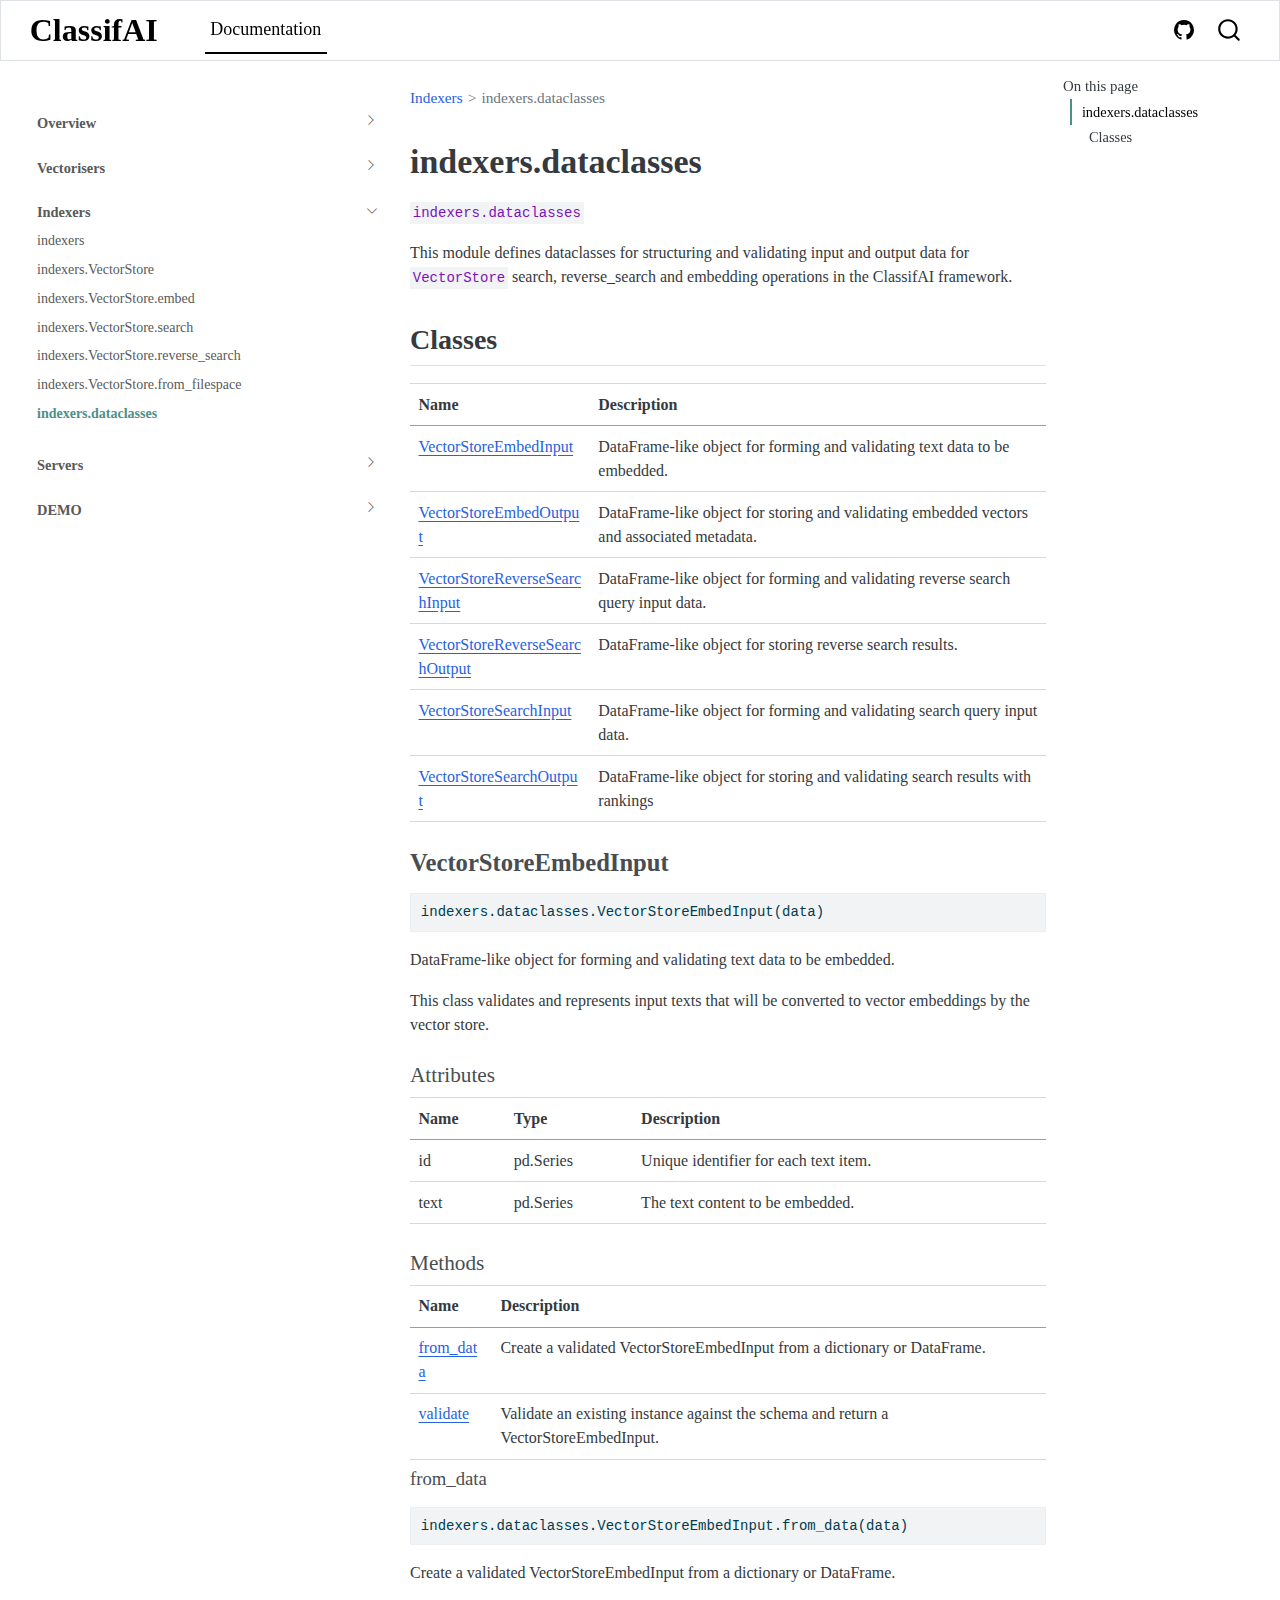
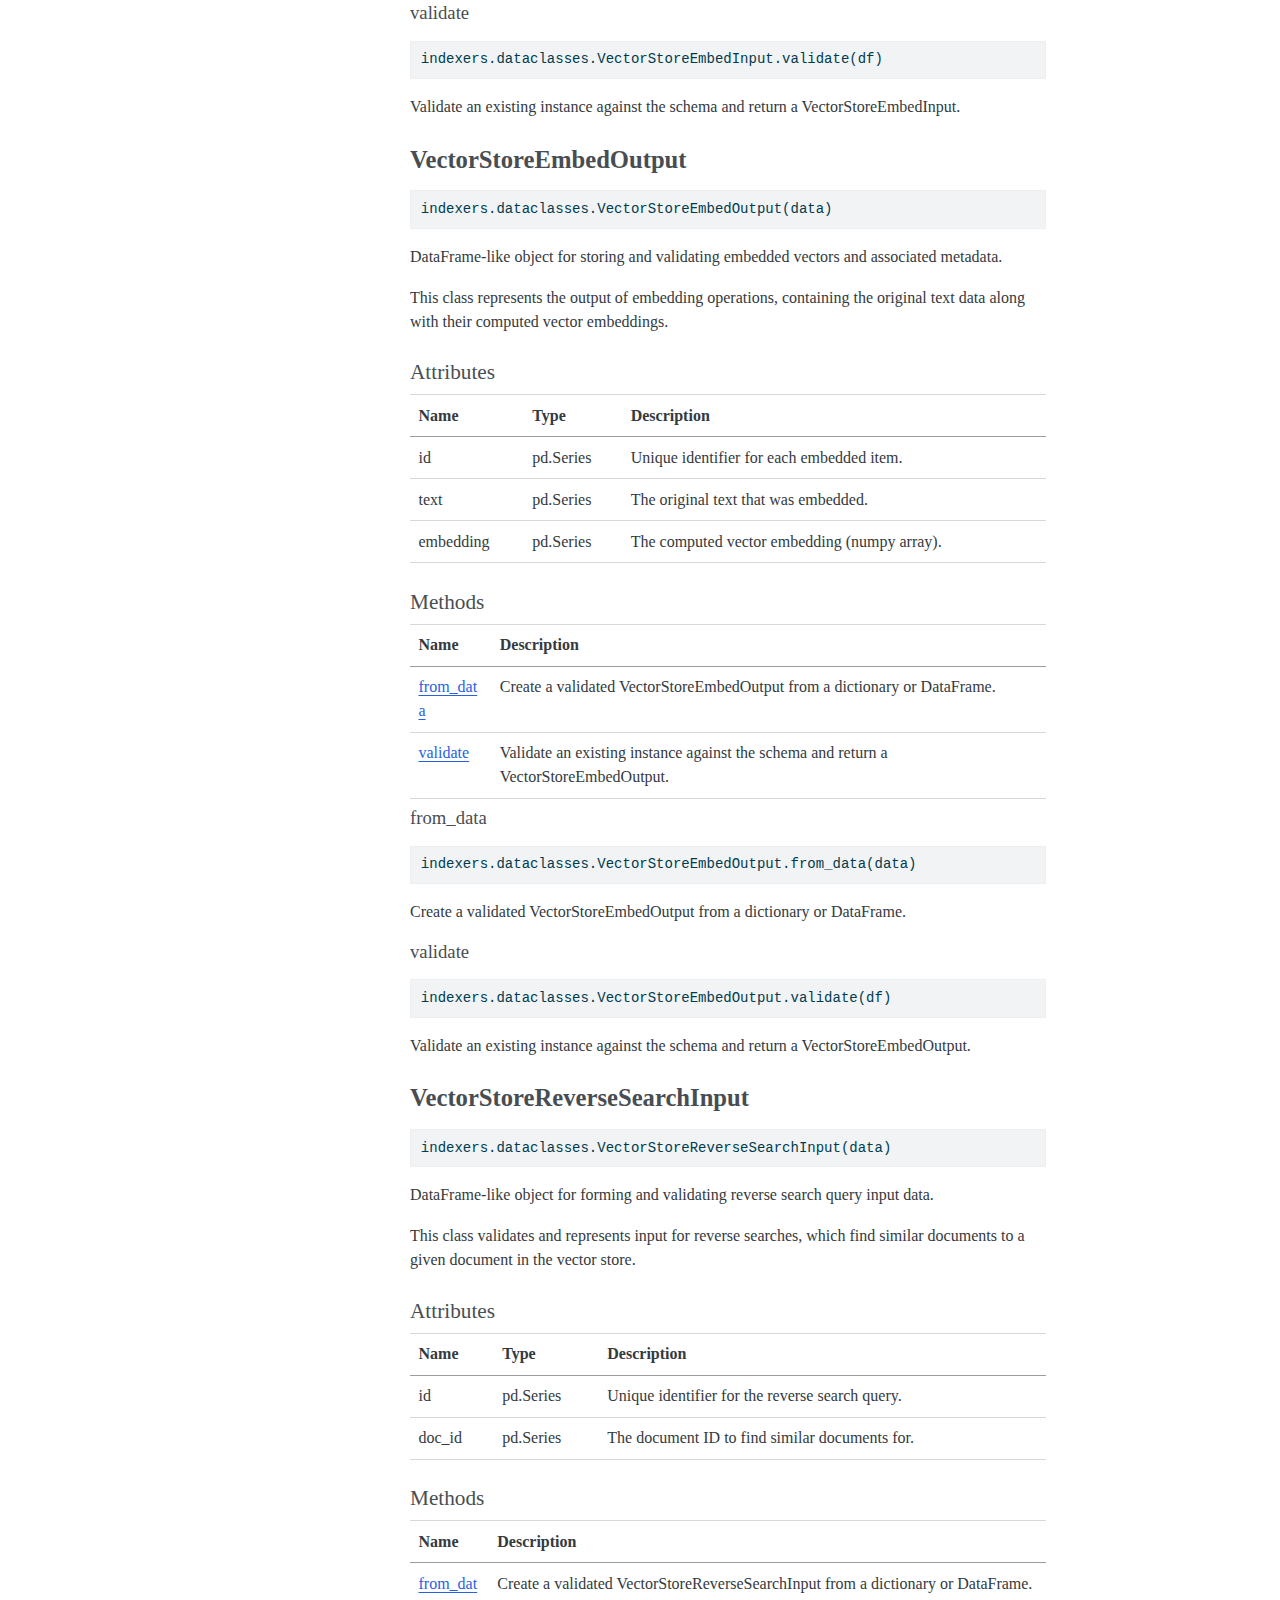
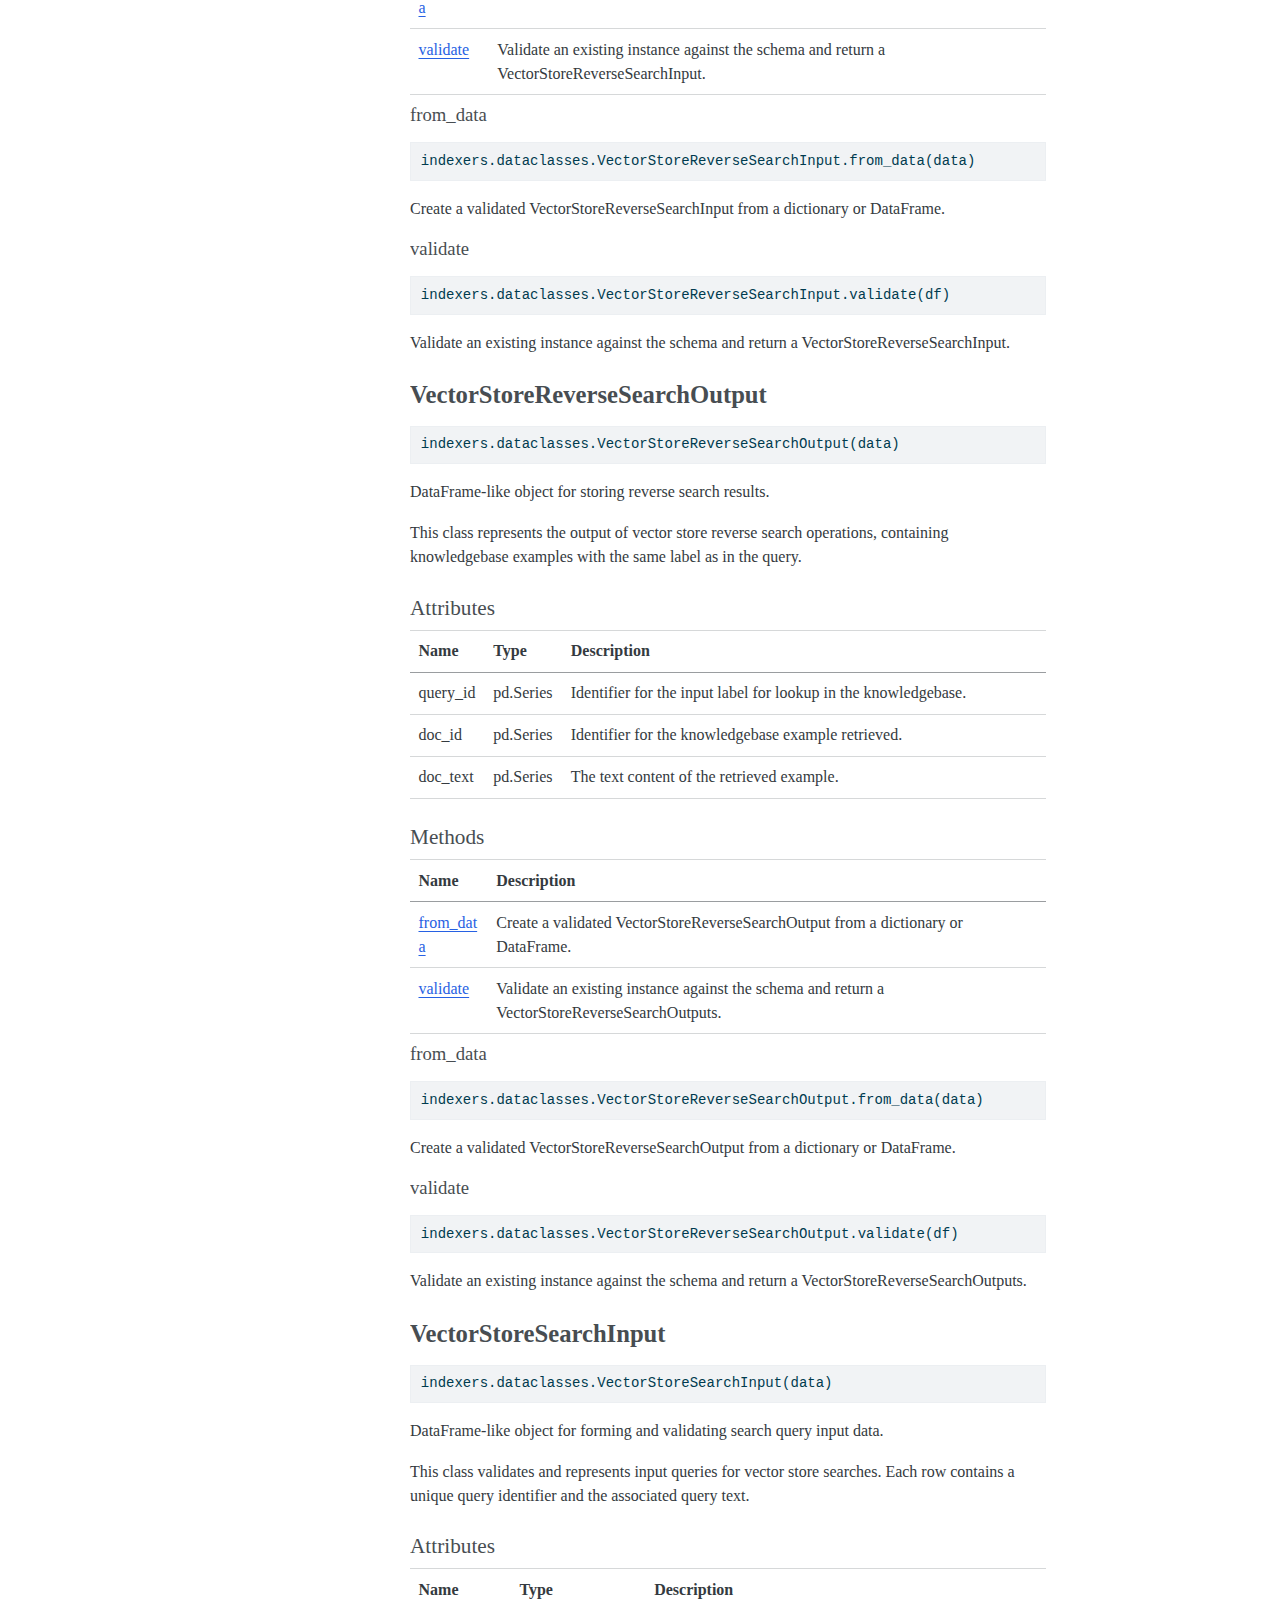
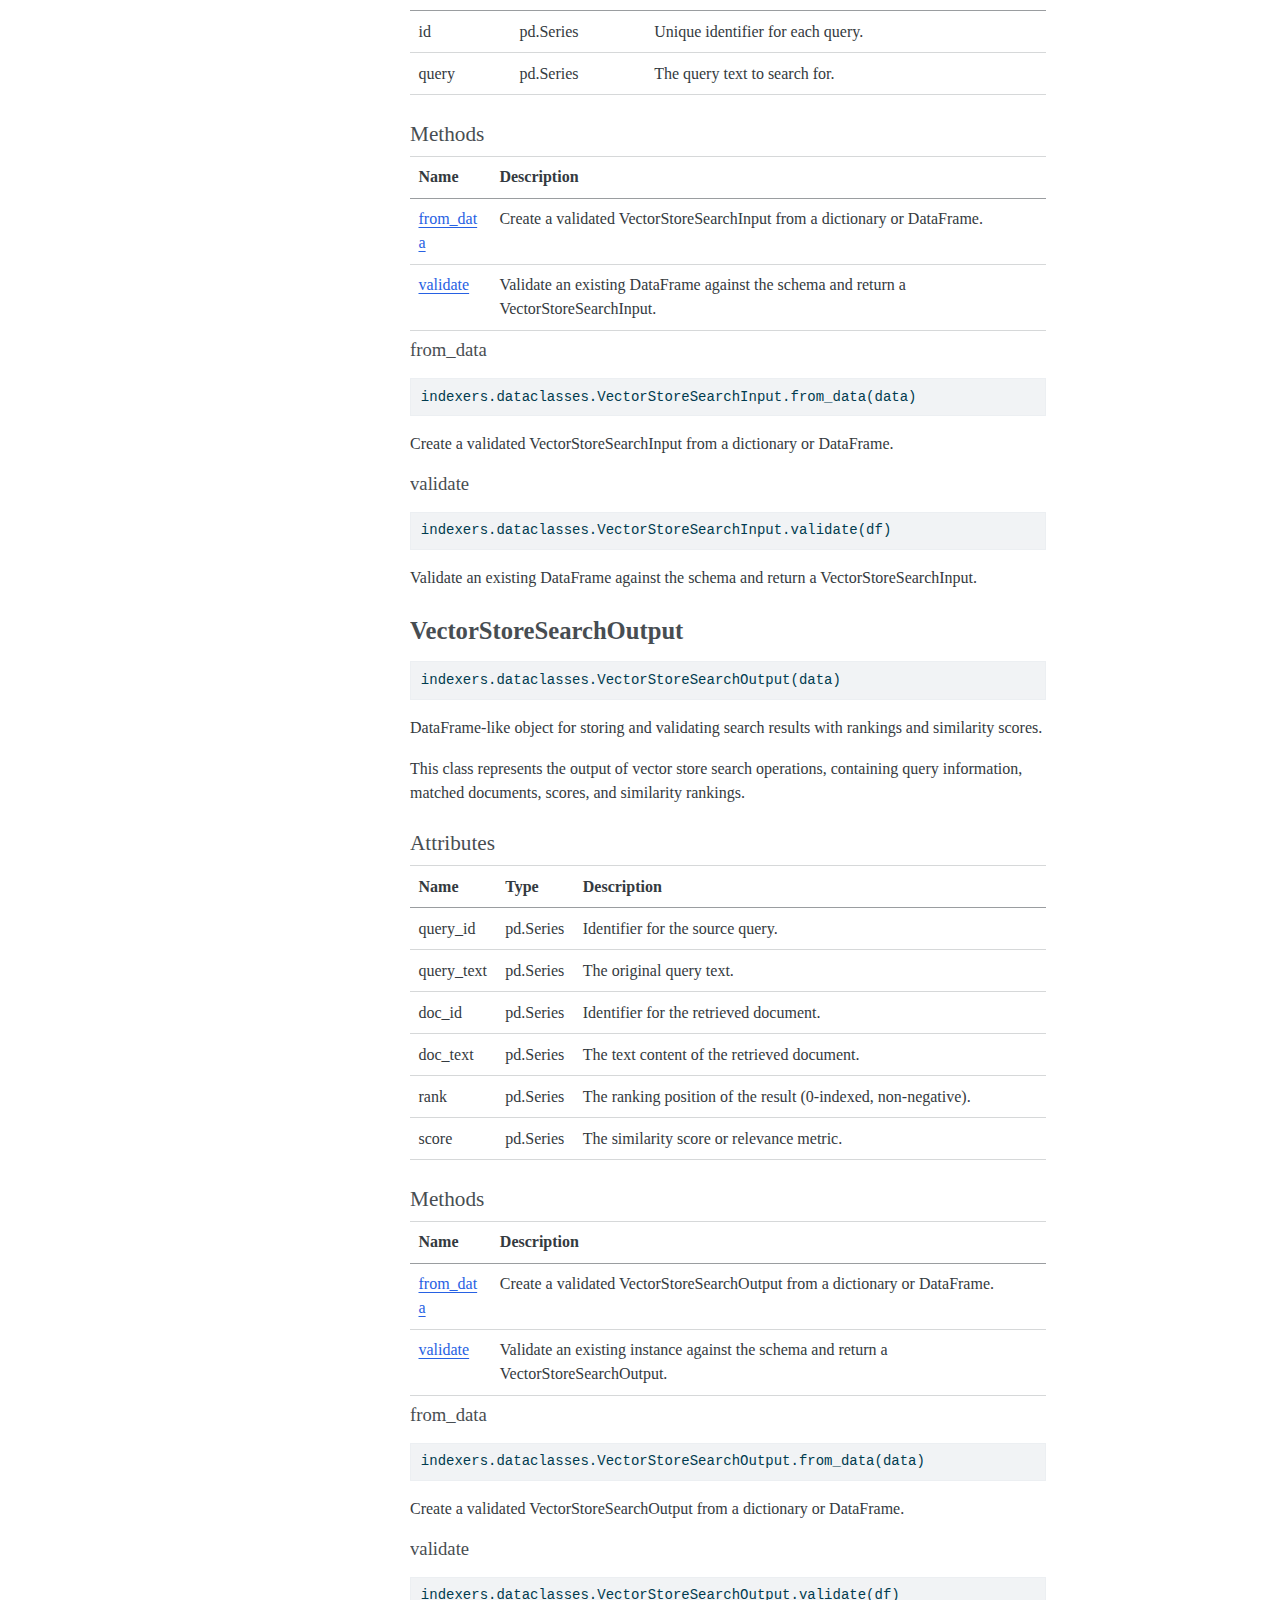
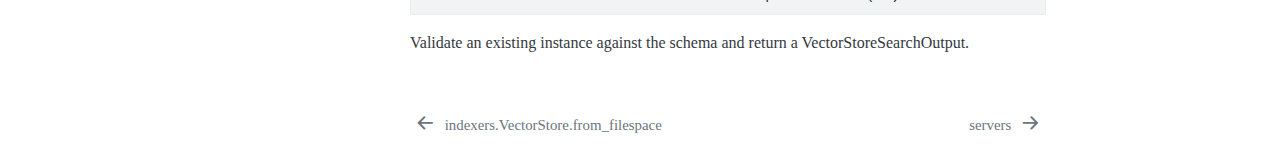
<file: docs/indexers.dataclasses.html>
<!DOCTYPE html>
<html xmlns="http://www.w3.org/1999/xhtml" lang="en" xml:lang="en"><head>

<meta charset="utf-8">
<meta name="generator" content="quarto-1.8.27">

<meta name="viewport" content="width=device-width, initial-scale=1.0, user-scalable=yes">


<title>indexers.dataclasses – ClassifAI</title>
<style>
code{white-space: pre-wrap;}
span.smallcaps{font-variant: small-caps;}
div.columns{display: flex; gap: min(4vw, 1.5em);}
div.column{flex: auto; overflow-x: auto;}
div.hanging-indent{margin-left: 1.5em; text-indent: -1.5em;}
ul.task-list{list-style: none;}
ul.task-list li input[type="checkbox"] {
  width: 0.8em;
  margin: 0 0.8em 0.2em -1em; /* quarto-specific, see https://github.com/quarto-dev/quarto-cli/issues/4556 */ 
  vertical-align: middle;
}
/* CSS for syntax highlighting */
html { -webkit-text-size-adjust: 100%; }
pre > code.sourceCode { white-space: pre; position: relative; }
pre > code.sourceCode > span { display: inline-block; line-height: 1.25; }
pre > code.sourceCode > span:empty { height: 1.2em; }
.sourceCode { overflow: visible; }
code.sourceCode > span { color: inherit; text-decoration: inherit; }
div.sourceCode { margin: 1em 0; }
pre.sourceCode { margin: 0; }
@media screen {
div.sourceCode { overflow: auto; }
}
@media print {
pre > code.sourceCode { white-space: pre-wrap; }
pre > code.sourceCode > span { text-indent: -5em; padding-left: 5em; }
}
pre.numberSource code
  { counter-reset: source-line 0; }
pre.numberSource code > span
  { position: relative; left: -4em; counter-increment: source-line; }
pre.numberSource code > span > a:first-child::before
  { content: counter(source-line);
    position: relative; left: -1em; text-align: right; vertical-align: baseline;
    border: none; display: inline-block;
    -webkit-touch-callout: none; -webkit-user-select: none;
    -khtml-user-select: none; -moz-user-select: none;
    -ms-user-select: none; user-select: none;
    padding: 0 4px; width: 4em;
  }
pre.numberSource { margin-left: 3em;  padding-left: 4px; }
div.sourceCode
  {   }
@media screen {
pre > code.sourceCode > span > a:first-child::before { text-decoration: underline; }
}
</style>


<script src="../site_libs/quarto-nav/quarto-nav.js"></script>
<script src="../site_libs/quarto-nav/headroom.min.js"></script>
<script src="../site_libs/clipboard/clipboard.min.js"></script>
<script src="../site_libs/quarto-search/autocomplete.umd.js"></script>
<script src="../site_libs/quarto-search/fuse.min.js"></script>
<script src="../site_libs/quarto-search/quarto-search.js"></script>
<meta name="quarto:offset" content="../">
<link href="../docs/servers.html" rel="next">
<link href="../docs/indexers.VectorStore.from_filespace.html" rel="prev">
<link href="../ons_favicon.ico" rel="icon">
<script src="../site_libs/quarto-html/quarto.js" type="module"></script>
<script src="../site_libs/quarto-html/tabsets/tabsets.js" type="module"></script>
<script src="../site_libs/quarto-html/axe/axe-check.js" type="module"></script>
<script src="../site_libs/quarto-html/popper.min.js"></script>
<script src="../site_libs/quarto-html/tippy.umd.min.js"></script>
<script src="../site_libs/quarto-html/anchor.min.js"></script>
<link href="../site_libs/quarto-html/tippy.css" rel="stylesheet">
<link href="../site_libs/quarto-html/quarto-syntax-highlighting-ed96de9b727972fe78a7b5d16c58bf87.css" rel="stylesheet" id="quarto-text-highlighting-styles">
<script src="../site_libs/bootstrap/bootstrap.min.js"></script>
<link href="../site_libs/bootstrap/bootstrap-icons.css" rel="stylesheet">
<link href="../site_libs/bootstrap/bootstrap-468133874b2c61eea53cdcd323bdbaac.min.css" rel="stylesheet" append-hash="true" id="quarto-bootstrap" data-mode="light">
<script id="quarto-search-options" type="application/json">{
  "location": "navbar",
  "copy-button": false,
  "collapse-after": 3,
  "panel-placement": "end",
  "type": "overlay",
  "limit": 50,
  "keyboard-shortcut": [
    "f",
    "/",
    "s"
  ],
  "show-item-context": false,
  "language": {
    "search-no-results-text": "No results",
    "search-matching-documents-text": "matching documents",
    "search-copy-link-title": "Copy link to search",
    "search-hide-matches-text": "Hide additional matches",
    "search-more-match-text": "more match in this document",
    "search-more-matches-text": "more matches in this document",
    "search-clear-button-title": "Clear",
    "search-text-placeholder": "",
    "search-detached-cancel-button-title": "Cancel",
    "search-submit-button-title": "Submit",
    "search-label": "Search"
  }
}</script>


<link rel="stylesheet" href="../styles.css">
</head>

<body class="nav-sidebar floating nav-fixed quarto-light">

<div id="quarto-search-results"></div>
  <header id="quarto-header" class="headroom fixed-top">
    <nav class="navbar navbar-expand-lg " data-bs-theme="dark">
      <div class="navbar-container container-fluid">
      <div class="navbar-brand-container mx-auto">
    <a class="navbar-brand" href="../index.html">
    <span class="navbar-title">ClassifAI</span>
    </a>
  </div>
            <div id="quarto-search" class="" title="Search"></div>
          <button class="navbar-toggler" type="button" data-bs-toggle="collapse" data-bs-target="#navbarCollapse" aria-controls="navbarCollapse" role="menu" aria-expanded="false" aria-label="Toggle navigation" onclick="if (window.quartoToggleHeadroom) { window.quartoToggleHeadroom(); }">
  <span class="navbar-toggler-icon"></span>
</button>
          <div class="collapse navbar-collapse" id="navbarCollapse">
            <ul class="navbar-nav navbar-nav-scroll me-auto">
  <li class="nav-item">
    <a class="nav-link active" href="../docs/index.html" aria-current="page"> 
<span class="menu-text">Documentation</span></a>
  </li>  
</ul>
            <ul class="navbar-nav navbar-nav-scroll ms-auto">
  <li class="nav-item compact">
    <a class="nav-link" href="https://github.com/datasciencecampus/classifai"> <i class="bi bi-github" role="img">
</i> 
<span class="menu-text"></span></a>
  </li>  
</ul>
          </div> <!-- /navcollapse -->
            <div class="quarto-navbar-tools">
</div>
      </div> <!-- /container-fluid -->
    </nav>
  <nav class="quarto-secondary-nav">
    <div class="container-fluid d-flex">
      <button type="button" class="quarto-btn-toggle btn" data-bs-toggle="collapse" role="button" data-bs-target=".quarto-sidebar-collapse-item" aria-controls="quarto-sidebar" aria-expanded="false" aria-label="Toggle sidebar navigation" onclick="if (window.quartoToggleHeadroom) { window.quartoToggleHeadroom(); }">
        <i class="bi bi-layout-text-sidebar-reverse"></i>
      </button>
        <nav class="quarto-page-breadcrumbs" aria-label="breadcrumb"><ol class="breadcrumb"><li class="breadcrumb-item"><a href="../docs/indexers.html">Indexers</a></li><li class="breadcrumb-item"><a href="../docs/indexers.dataclasses.html">indexers.dataclasses</a></li></ol></nav>
        <a class="flex-grow-1" role="navigation" data-bs-toggle="collapse" data-bs-target=".quarto-sidebar-collapse-item" aria-controls="quarto-sidebar" aria-expanded="false" aria-label="Toggle sidebar navigation" onclick="if (window.quartoToggleHeadroom) { window.quartoToggleHeadroom(); }">      
        </a>
    </div>
  </nav>
</header>
<!-- content -->
<div id="quarto-content" class="quarto-container page-columns page-rows-contents page-layout-article page-navbar">
<!-- sidebar -->
  <nav id="quarto-sidebar" class="sidebar collapse collapse-horizontal quarto-sidebar-collapse-item sidebar-navigation floating overflow-auto">
    <div class="sidebar-menu-container"> 
    <ul class="list-unstyled mt-1">
        <li class="sidebar-item sidebar-item-section">
      <div class="sidebar-item-container"> 
            <a class="sidebar-item-text sidebar-link text-start collapsed" data-bs-toggle="collapse" data-bs-target="#quarto-sidebar-section-1" role="navigation" aria-expanded="false">
 <span class="menu-text">Overview</span></a>
          <a class="sidebar-item-toggle text-start collapsed" data-bs-toggle="collapse" data-bs-target="#quarto-sidebar-section-1" role="navigation" aria-expanded="false" aria-label="Toggle section">
            <i class="bi bi-chevron-right ms-2"></i>
          </a> 
      </div>
      <ul id="quarto-sidebar-section-1" class="collapse list-unstyled sidebar-section depth1 ">  
          <li class="sidebar-item">
  <div class="sidebar-item-container"> 
  <a href="../docs/index.html" class="sidebar-item-text sidebar-link">
 <span class="menu-text">Function reference</span></a>
  </div>
</li>
      </ul>
  </li>
        <li class="sidebar-item sidebar-item-section">
      <div class="sidebar-item-container"> 
            <a class="sidebar-item-text sidebar-link text-start collapsed" data-bs-toggle="collapse" data-bs-target="#quarto-sidebar-section-2" role="navigation" aria-expanded="false">
 <span class="menu-text">Vectorisers</span></a>
          <a class="sidebar-item-toggle text-start collapsed" data-bs-toggle="collapse" data-bs-target="#quarto-sidebar-section-2" role="navigation" aria-expanded="false" aria-label="Toggle section">
            <i class="bi bi-chevron-right ms-2"></i>
          </a> 
      </div>
      <ul id="quarto-sidebar-section-2" class="collapse list-unstyled sidebar-section depth1 ">  
          <li class="sidebar-item sidebar-item-section">
      <div class="sidebar-item-container"> 
            <a class="sidebar-item-text sidebar-link text-start collapsed" data-bs-toggle="collapse" data-bs-target="#quarto-sidebar-section-3" role="navigation" aria-expanded="false">
 <span class="menu-text">Vectorisers Overview</span></a>
          <a class="sidebar-item-toggle text-start collapsed" data-bs-toggle="collapse" data-bs-target="#quarto-sidebar-section-3" role="navigation" aria-expanded="false" aria-label="Toggle section">
            <i class="bi bi-chevron-right ms-2"></i>
          </a> 
      </div>
      <ul id="quarto-sidebar-section-3" class="collapse list-unstyled sidebar-section depth2 ">  
          <li class="sidebar-item">
  <div class="sidebar-item-container"> 
  <a href="../docs/vectorisers.html" class="sidebar-item-text sidebar-link">
 <span class="menu-text">vectorisers</span></a>
  </div>
</li>
          <li class="sidebar-item">
  <div class="sidebar-item-container"> 
  <a href="../docs/vectorisers.base.VectoriserBase.html" class="sidebar-item-text sidebar-link">
 <span class="menu-text">vectorisers.base.VectoriserBase</span></a>
  </div>
</li>
          <li class="sidebar-item">
  <div class="sidebar-item-container"> 
  <a href="../docs/vectorisers.base.VectoriserBase.transform.html" class="sidebar-item-text sidebar-link">
 <span class="menu-text">vectorisers.base.VectoriserBase.transform</span></a>
  </div>
</li>
      </ul>
  </li>
          <li class="sidebar-item sidebar-item-section">
      <div class="sidebar-item-container"> 
            <a class="sidebar-item-text sidebar-link text-start collapsed" data-bs-toggle="collapse" data-bs-target="#quarto-sidebar-section-4" role="navigation" aria-expanded="false">
 <span class="menu-text">Specific Vectorisers</span></a>
          <a class="sidebar-item-toggle text-start collapsed" data-bs-toggle="collapse" data-bs-target="#quarto-sidebar-section-4" role="navigation" aria-expanded="false" aria-label="Toggle section">
            <i class="bi bi-chevron-right ms-2"></i>
          </a> 
      </div>
      <ul id="quarto-sidebar-section-4" class="collapse list-unstyled sidebar-section depth2 ">  
          <li class="sidebar-item">
  <div class="sidebar-item-container"> 
  <a href="../docs/vectorisers.huggingface.HuggingFaceVectoriser.html" class="sidebar-item-text sidebar-link">
 <span class="menu-text">vectorisers.huggingface.HuggingFaceVectoriser</span></a>
  </div>
</li>
          <li class="sidebar-item">
  <div class="sidebar-item-container"> 
  <a href="../docs/vectorisers.ollama.OllamaVectoriser.html" class="sidebar-item-text sidebar-link">
 <span class="menu-text">vectorisers.ollama.OllamaVectoriser</span></a>
  </div>
</li>
          <li class="sidebar-item">
  <div class="sidebar-item-container"> 
  <a href="../docs/vectorisers.gcp.GcpVectoriser.html" class="sidebar-item-text sidebar-link">
 <span class="menu-text">vectorisers.gcp.GcpVectoriser</span></a>
  </div>
</li>
      </ul>
  </li>
      </ul>
  </li>
        <li class="sidebar-item sidebar-item-section">
      <div class="sidebar-item-container"> 
            <a class="sidebar-item-text sidebar-link text-start" data-bs-toggle="collapse" data-bs-target="#quarto-sidebar-section-5" role="navigation" aria-expanded="true">
 <span class="menu-text">Indexers</span></a>
          <a class="sidebar-item-toggle text-start" data-bs-toggle="collapse" data-bs-target="#quarto-sidebar-section-5" role="navigation" aria-expanded="true" aria-label="Toggle section">
            <i class="bi bi-chevron-right ms-2"></i>
          </a> 
      </div>
      <ul id="quarto-sidebar-section-5" class="collapse list-unstyled sidebar-section depth1 show">  
          <li class="sidebar-item">
  <div class="sidebar-item-container"> 
  <a href="../docs/indexers.html" class="sidebar-item-text sidebar-link">
 <span class="menu-text">indexers</span></a>
  </div>
</li>
          <li class="sidebar-item">
  <div class="sidebar-item-container"> 
  <a href="../docs/indexers.VectorStore.html" class="sidebar-item-text sidebar-link">
 <span class="menu-text">indexers.VectorStore</span></a>
  </div>
</li>
          <li class="sidebar-item">
  <div class="sidebar-item-container"> 
  <a href="../docs/indexers.VectorStore.embed.html" class="sidebar-item-text sidebar-link">
 <span class="menu-text">indexers.VectorStore.embed</span></a>
  </div>
</li>
          <li class="sidebar-item">
  <div class="sidebar-item-container"> 
  <a href="../docs/indexers.VectorStore.search.html" class="sidebar-item-text sidebar-link">
 <span class="menu-text">indexers.VectorStore.search</span></a>
  </div>
</li>
          <li class="sidebar-item">
  <div class="sidebar-item-container"> 
  <a href="../docs/indexers.VectorStore.reverse_search.html" class="sidebar-item-text sidebar-link">
 <span class="menu-text">indexers.VectorStore.reverse_search</span></a>
  </div>
</li>
          <li class="sidebar-item">
  <div class="sidebar-item-container"> 
  <a href="../docs/indexers.VectorStore.from_filespace.html" class="sidebar-item-text sidebar-link">
 <span class="menu-text">indexers.VectorStore.from_filespace</span></a>
  </div>
</li>
          <li class="sidebar-item">
  <div class="sidebar-item-container"> 
  <a href="../docs/indexers.dataclasses.html" class="sidebar-item-text sidebar-link active">
 <span class="menu-text">indexers.dataclasses</span></a>
  </div>
</li>
      </ul>
  </li>
        <li class="sidebar-item sidebar-item-section">
      <div class="sidebar-item-container"> 
            <a class="sidebar-item-text sidebar-link text-start collapsed" data-bs-toggle="collapse" data-bs-target="#quarto-sidebar-section-6" role="navigation" aria-expanded="false">
 <span class="menu-text">Servers</span></a>
          <a class="sidebar-item-toggle text-start collapsed" data-bs-toggle="collapse" data-bs-target="#quarto-sidebar-section-6" role="navigation" aria-expanded="false" aria-label="Toggle section">
            <i class="bi bi-chevron-right ms-2"></i>
          </a> 
      </div>
      <ul id="quarto-sidebar-section-6" class="collapse list-unstyled sidebar-section depth1 ">  
          <li class="sidebar-item">
  <div class="sidebar-item-container"> 
  <a href="../docs/servers.html" class="sidebar-item-text sidebar-link">
 <span class="menu-text">servers</span></a>
  </div>
</li>
          <li class="sidebar-item">
  <div class="sidebar-item-container"> 
  <a href="../docs/servers.get_router.html" class="sidebar-item-text sidebar-link">
 <span class="menu-text">servers.get_router</span></a>
  </div>
</li>
          <li class="sidebar-item">
  <div class="sidebar-item-container"> 
  <a href="../docs/servers.get_server.html" class="sidebar-item-text sidebar-link">
 <span class="menu-text">servers.get_server</span></a>
  </div>
</li>
          <li class="sidebar-item">
  <div class="sidebar-item-container"> 
  <a href="../docs/servers.run_server.html" class="sidebar-item-text sidebar-link">
 <span class="menu-text">servers.run_server</span></a>
  </div>
</li>
          <li class="sidebar-item">
  <div class="sidebar-item-container"> 
  <a href="../docs/servers.make_endpoints.html" class="sidebar-item-text sidebar-link">
 <span class="menu-text">servers.make_endpoints</span></a>
  </div>
</li>
      </ul>
  </li>
        <li class="sidebar-item sidebar-item-section">
      <div class="sidebar-item-container"> 
            <a class="sidebar-item-text sidebar-link text-start collapsed" data-bs-toggle="collapse" data-bs-target="#quarto-sidebar-section-7" role="navigation" aria-expanded="false">
 <span class="menu-text">DEMO</span></a>
          <a class="sidebar-item-toggle text-start collapsed" data-bs-toggle="collapse" data-bs-target="#quarto-sidebar-section-7" role="navigation" aria-expanded="false" aria-label="Toggle section">
            <i class="bi bi-chevron-right ms-2"></i>
          </a> 
      </div>
      <ul id="quarto-sidebar-section-7" class="collapse list-unstyled sidebar-section depth1 ">  
          <li class="sidebar-item">
  <div class="sidebar-item-container"> 
  <a href="../DEMO/README.html" class="sidebar-item-text sidebar-link">
 <span class="menu-text">Overview of Demonstrations &amp; Examples</span></a>
  </div>
</li>
          <li class="sidebar-item">
  <div class="sidebar-item-container"> 
  <a href="../DEMO/general_workflow_demo.html" class="sidebar-item-text sidebar-link">
 <span class="menu-text">✨ ClassifAI Demo - Introduction &amp; Basic Usage ✨</span></a>
  </div>
</li>
          <li class="sidebar-item">
  <div class="sidebar-item-container"> 
  <a href="../DEMO/custom_vectoriser.html" class="sidebar-item-text sidebar-link">
 <span class="menu-text">Creating Your Own Vectoriser</span></a>
  </div>
</li>
          <li class="sidebar-item">
  <div class="sidebar-item-container"> 
  <a href="../DEMO/custom_preprocessing_and_postprocessing_hooks.html" class="sidebar-item-text sidebar-link">
 <span class="menu-text">VectorStore pre- and post- processing logic with <i>Hooks</i>🪝</span></a>
  </div>
</li>
      </ul>
  </li>
    </ul>
    </div>
</nav>
<div id="quarto-sidebar-glass" class="quarto-sidebar-collapse-item" data-bs-toggle="collapse" data-bs-target=".quarto-sidebar-collapse-item"></div>
<!-- margin-sidebar -->
    <div id="quarto-margin-sidebar" class="sidebar margin-sidebar">
        <nav id="TOC" role="doc-toc" class="toc-active">
    <h2 id="toc-title">On this page</h2>
   
  <ul>
  <li><a href="#classifai.indexers.dataclasses" id="toc-classifai.indexers.dataclasses" class="nav-link active" data-scroll-target="#classifai.indexers.dataclasses">indexers.dataclasses</a>
  <ul class="collapse">
  <li><a href="#classes" id="toc-classes" class="nav-link" data-scroll-target="#classes">Classes</a>
  <ul class="collapse">
  <li><a href="#classifai.indexers.dataclasses.VectorStoreEmbedInput" id="toc-classifai.indexers.dataclasses.VectorStoreEmbedInput" class="nav-link" data-scroll-target="#classifai.indexers.dataclasses.VectorStoreEmbedInput">VectorStoreEmbedInput</a></li>
  <li><a href="#classifai.indexers.dataclasses.VectorStoreEmbedOutput" id="toc-classifai.indexers.dataclasses.VectorStoreEmbedOutput" class="nav-link" data-scroll-target="#classifai.indexers.dataclasses.VectorStoreEmbedOutput">VectorStoreEmbedOutput</a></li>
  <li><a href="#classifai.indexers.dataclasses.VectorStoreReverseSearchInput" id="toc-classifai.indexers.dataclasses.VectorStoreReverseSearchInput" class="nav-link" data-scroll-target="#classifai.indexers.dataclasses.VectorStoreReverseSearchInput">VectorStoreReverseSearchInput</a></li>
  <li><a href="#classifai.indexers.dataclasses.VectorStoreReverseSearchOutput" id="toc-classifai.indexers.dataclasses.VectorStoreReverseSearchOutput" class="nav-link" data-scroll-target="#classifai.indexers.dataclasses.VectorStoreReverseSearchOutput">VectorStoreReverseSearchOutput</a></li>
  <li><a href="#classifai.indexers.dataclasses.VectorStoreSearchInput" id="toc-classifai.indexers.dataclasses.VectorStoreSearchInput" class="nav-link" data-scroll-target="#classifai.indexers.dataclasses.VectorStoreSearchInput">VectorStoreSearchInput</a></li>
  <li><a href="#classifai.indexers.dataclasses.VectorStoreSearchOutput" id="toc-classifai.indexers.dataclasses.VectorStoreSearchOutput" class="nav-link" data-scroll-target="#classifai.indexers.dataclasses.VectorStoreSearchOutput">VectorStoreSearchOutput</a></li>
  </ul></li>
  </ul></li>
  </ul>
</nav>
    </div>
<!-- main -->
<main class="content" id="quarto-document-content"><header id="title-block-header" class="quarto-title-block"><nav class="quarto-page-breadcrumbs quarto-title-breadcrumbs d-none d-lg-block" aria-label="breadcrumb"><ol class="breadcrumb"><li class="breadcrumb-item"><a href="../docs/indexers.html">Indexers</a></li><li class="breadcrumb-item"><a href="../docs/indexers.dataclasses.html">indexers.dataclasses</a></li></ol></nav></header>




<section id="classifai.indexers.dataclasses" class="level1">
<h1>indexers.dataclasses</h1>
<p><code>indexers.dataclasses</code></p>
<p>This module defines dataclasses for structuring and validating input and output data for <code>VectorStore</code> search, reverse_search and embedding operations in the ClassifAI framework.</p>
<section id="classes" class="level2">
<h2 class="anchored" data-anchor-id="classes">Classes</h2>
<table class="caption-top table">
<thead>
<tr class="header">
<th>Name</th>
<th>Description</th>
</tr>
</thead>
<tbody>
<tr class="odd">
<td><a href="#classifai.indexers.dataclasses.VectorStoreEmbedInput">VectorStoreEmbedInput</a></td>
<td>DataFrame-like object for forming and validating text data to be embedded.</td>
</tr>
<tr class="even">
<td><a href="#classifai.indexers.dataclasses.VectorStoreEmbedOutput">VectorStoreEmbedOutput</a></td>
<td>DataFrame-like object for storing and validating embedded vectors and associated metadata.</td>
</tr>
<tr class="odd">
<td><a href="#classifai.indexers.dataclasses.VectorStoreReverseSearchInput">VectorStoreReverseSearchInput</a></td>
<td>DataFrame-like object for forming and validating reverse search query input data.</td>
</tr>
<tr class="even">
<td><a href="#classifai.indexers.dataclasses.VectorStoreReverseSearchOutput">VectorStoreReverseSearchOutput</a></td>
<td>DataFrame-like object for storing reverse search results.</td>
</tr>
<tr class="odd">
<td><a href="#classifai.indexers.dataclasses.VectorStoreSearchInput">VectorStoreSearchInput</a></td>
<td>DataFrame-like object for forming and validating search query input data.</td>
</tr>
<tr class="even">
<td><a href="#classifai.indexers.dataclasses.VectorStoreSearchOutput">VectorStoreSearchOutput</a></td>
<td>DataFrame-like object for storing and validating search results with rankings</td>
</tr>
</tbody>
</table>
<section id="classifai.indexers.dataclasses.VectorStoreEmbedInput" class="level3">
<h3 class="anchored" data-anchor-id="classifai.indexers.dataclasses.VectorStoreEmbedInput">VectorStoreEmbedInput</h3>
<div class="code-copy-outer-scaffold"><div class="sourceCode" id="cb1"><pre class="sourceCode python code-with-copy"><code class="sourceCode python"><span id="cb1-1"><a href="#cb1-1" aria-hidden="true" tabindex="-1"></a>indexers.dataclasses.VectorStoreEmbedInput(data)</span></code></pre></div><button title="Copy to Clipboard" class="code-copy-button"><i class="bi"></i></button></div>
<p>DataFrame-like object for forming and validating text data to be embedded.</p>
<p>This class validates and represents input texts that will be converted to vector embeddings by the vector store.</p>
<section id="attributes" class="level4 doc-section doc-section-attributes">
<h4 class="doc-section doc-section-attributes anchored" data-anchor-id="attributes">Attributes</h4>
<table class="caption-top table">
<thead>
<tr class="header">
<th>Name</th>
<th>Type</th>
<th>Description</th>
</tr>
</thead>
<tbody>
<tr class="odd">
<td>id</td>
<td>pd.Series</td>
<td>Unique identifier for each text item.</td>
</tr>
<tr class="even">
<td>text</td>
<td>pd.Series</td>
<td>The text content to be embedded.</td>
</tr>
</tbody>
</table>
</section>
<section id="methods" class="level4">
<h4 class="anchored" data-anchor-id="methods">Methods</h4>
<table class="caption-top table">
<thead>
<tr class="header">
<th>Name</th>
<th>Description</th>
</tr>
</thead>
<tbody>
<tr class="odd">
<td><a href="#classifai.indexers.dataclasses.VectorStoreEmbedInput.from_data">from_data</a></td>
<td>Create a validated VectorStoreEmbedInput from a dictionary or DataFrame.</td>
</tr>
<tr class="even">
<td><a href="#classifai.indexers.dataclasses.VectorStoreEmbedInput.validate">validate</a></td>
<td>Validate an existing instance against the schema and return a VectorStoreEmbedInput.</td>
</tr>
</tbody>
</table>
<section id="classifai.indexers.dataclasses.VectorStoreEmbedInput.from_data" class="level5">
<h5 class="anchored" data-anchor-id="classifai.indexers.dataclasses.VectorStoreEmbedInput.from_data">from_data</h5>
<div class="code-copy-outer-scaffold"><div class="sourceCode" id="cb2"><pre class="sourceCode python code-with-copy"><code class="sourceCode python"><span id="cb2-1"><a href="#cb2-1" aria-hidden="true" tabindex="-1"></a>indexers.dataclasses.VectorStoreEmbedInput.from_data(data)</span></code></pre></div><button title="Copy to Clipboard" class="code-copy-button"><i class="bi"></i></button></div>
<p>Create a validated VectorStoreEmbedInput from a dictionary or DataFrame.</p>
</section>
<section id="classifai.indexers.dataclasses.VectorStoreEmbedInput.validate" class="level5">
<h5 class="anchored" data-anchor-id="classifai.indexers.dataclasses.VectorStoreEmbedInput.validate">validate</h5>
<div class="code-copy-outer-scaffold"><div class="sourceCode" id="cb3"><pre class="sourceCode python code-with-copy"><code class="sourceCode python"><span id="cb3-1"><a href="#cb3-1" aria-hidden="true" tabindex="-1"></a>indexers.dataclasses.VectorStoreEmbedInput.validate(df)</span></code></pre></div><button title="Copy to Clipboard" class="code-copy-button"><i class="bi"></i></button></div>
<p>Validate an existing instance against the schema and return a VectorStoreEmbedInput.</p>
</section>
</section>
</section>
<section id="classifai.indexers.dataclasses.VectorStoreEmbedOutput" class="level3">
<h3 class="anchored" data-anchor-id="classifai.indexers.dataclasses.VectorStoreEmbedOutput">VectorStoreEmbedOutput</h3>
<div class="code-copy-outer-scaffold"><div class="sourceCode" id="cb4"><pre class="sourceCode python code-with-copy"><code class="sourceCode python"><span id="cb4-1"><a href="#cb4-1" aria-hidden="true" tabindex="-1"></a>indexers.dataclasses.VectorStoreEmbedOutput(data)</span></code></pre></div><button title="Copy to Clipboard" class="code-copy-button"><i class="bi"></i></button></div>
<p>DataFrame-like object for storing and validating embedded vectors and associated metadata.</p>
<p>This class represents the output of embedding operations, containing the original text data along with their computed vector embeddings.</p>
<section id="attributes-1" class="level4 doc-section doc-section-attributes">
<h4 class="doc-section doc-section-attributes anchored" data-anchor-id="attributes-1">Attributes</h4>
<table class="caption-top table">
<thead>
<tr class="header">
<th>Name</th>
<th>Type</th>
<th>Description</th>
</tr>
</thead>
<tbody>
<tr class="odd">
<td>id</td>
<td>pd.Series</td>
<td>Unique identifier for each embedded item.</td>
</tr>
<tr class="even">
<td>text</td>
<td>pd.Series</td>
<td>The original text that was embedded.</td>
</tr>
<tr class="odd">
<td>embedding</td>
<td>pd.Series</td>
<td>The computed vector embedding (numpy array).</td>
</tr>
</tbody>
</table>
</section>
<section id="methods-1" class="level4">
<h4 class="anchored" data-anchor-id="methods-1">Methods</h4>
<table class="caption-top table">
<thead>
<tr class="header">
<th>Name</th>
<th>Description</th>
</tr>
</thead>
<tbody>
<tr class="odd">
<td><a href="#classifai.indexers.dataclasses.VectorStoreEmbedOutput.from_data">from_data</a></td>
<td>Create a validated VectorStoreEmbedOutput from a dictionary or DataFrame.</td>
</tr>
<tr class="even">
<td><a href="#classifai.indexers.dataclasses.VectorStoreEmbedOutput.validate">validate</a></td>
<td>Validate an existing instance against the schema and return a VectorStoreEmbedOutput.</td>
</tr>
</tbody>
</table>
<section id="classifai.indexers.dataclasses.VectorStoreEmbedOutput.from_data" class="level5">
<h5 class="anchored" data-anchor-id="classifai.indexers.dataclasses.VectorStoreEmbedOutput.from_data">from_data</h5>
<div class="code-copy-outer-scaffold"><div class="sourceCode" id="cb5"><pre class="sourceCode python code-with-copy"><code class="sourceCode python"><span id="cb5-1"><a href="#cb5-1" aria-hidden="true" tabindex="-1"></a>indexers.dataclasses.VectorStoreEmbedOutput.from_data(data)</span></code></pre></div><button title="Copy to Clipboard" class="code-copy-button"><i class="bi"></i></button></div>
<p>Create a validated VectorStoreEmbedOutput from a dictionary or DataFrame.</p>
</section>
<section id="classifai.indexers.dataclasses.VectorStoreEmbedOutput.validate" class="level5">
<h5 class="anchored" data-anchor-id="classifai.indexers.dataclasses.VectorStoreEmbedOutput.validate">validate</h5>
<div class="code-copy-outer-scaffold"><div class="sourceCode" id="cb6"><pre class="sourceCode python code-with-copy"><code class="sourceCode python"><span id="cb6-1"><a href="#cb6-1" aria-hidden="true" tabindex="-1"></a>indexers.dataclasses.VectorStoreEmbedOutput.validate(df)</span></code></pre></div><button title="Copy to Clipboard" class="code-copy-button"><i class="bi"></i></button></div>
<p>Validate an existing instance against the schema and return a VectorStoreEmbedOutput.</p>
</section>
</section>
</section>
<section id="classifai.indexers.dataclasses.VectorStoreReverseSearchInput" class="level3">
<h3 class="anchored" data-anchor-id="classifai.indexers.dataclasses.VectorStoreReverseSearchInput">VectorStoreReverseSearchInput</h3>
<div class="code-copy-outer-scaffold"><div class="sourceCode" id="cb7"><pre class="sourceCode python code-with-copy"><code class="sourceCode python"><span id="cb7-1"><a href="#cb7-1" aria-hidden="true" tabindex="-1"></a>indexers.dataclasses.VectorStoreReverseSearchInput(data)</span></code></pre></div><button title="Copy to Clipboard" class="code-copy-button"><i class="bi"></i></button></div>
<p>DataFrame-like object for forming and validating reverse search query input data.</p>
<p>This class validates and represents input for reverse searches, which find similar documents to a given document in the vector store.</p>
<section id="attributes-2" class="level4 doc-section doc-section-attributes">
<h4 class="doc-section doc-section-attributes anchored" data-anchor-id="attributes-2">Attributes</h4>
<table class="caption-top table">
<thead>
<tr class="header">
<th>Name</th>
<th>Type</th>
<th>Description</th>
</tr>
</thead>
<tbody>
<tr class="odd">
<td>id</td>
<td>pd.Series</td>
<td>Unique identifier for the reverse search query.</td>
</tr>
<tr class="even">
<td>doc_id</td>
<td>pd.Series</td>
<td>The document ID to find similar documents for.</td>
</tr>
</tbody>
</table>
</section>
<section id="methods-2" class="level4">
<h4 class="anchored" data-anchor-id="methods-2">Methods</h4>
<table class="caption-top table">
<thead>
<tr class="header">
<th>Name</th>
<th>Description</th>
</tr>
</thead>
<tbody>
<tr class="odd">
<td><a href="#classifai.indexers.dataclasses.VectorStoreReverseSearchInput.from_data">from_data</a></td>
<td>Create a validated VectorStoreReverseSearchInput from a dictionary or DataFrame.</td>
</tr>
<tr class="even">
<td><a href="#classifai.indexers.dataclasses.VectorStoreReverseSearchInput.validate">validate</a></td>
<td>Validate an existing instance against the schema and return a VectorStoreReverseSearchInput.</td>
</tr>
</tbody>
</table>
<section id="classifai.indexers.dataclasses.VectorStoreReverseSearchInput.from_data" class="level5">
<h5 class="anchored" data-anchor-id="classifai.indexers.dataclasses.VectorStoreReverseSearchInput.from_data">from_data</h5>
<div class="code-copy-outer-scaffold"><div class="sourceCode" id="cb8"><pre class="sourceCode python code-with-copy"><code class="sourceCode python"><span id="cb8-1"><a href="#cb8-1" aria-hidden="true" tabindex="-1"></a>indexers.dataclasses.VectorStoreReverseSearchInput.from_data(data)</span></code></pre></div><button title="Copy to Clipboard" class="code-copy-button"><i class="bi"></i></button></div>
<p>Create a validated VectorStoreReverseSearchInput from a dictionary or DataFrame.</p>
</section>
<section id="classifai.indexers.dataclasses.VectorStoreReverseSearchInput.validate" class="level5">
<h5 class="anchored" data-anchor-id="classifai.indexers.dataclasses.VectorStoreReverseSearchInput.validate">validate</h5>
<div class="code-copy-outer-scaffold"><div class="sourceCode" id="cb9"><pre class="sourceCode python code-with-copy"><code class="sourceCode python"><span id="cb9-1"><a href="#cb9-1" aria-hidden="true" tabindex="-1"></a>indexers.dataclasses.VectorStoreReverseSearchInput.validate(df)</span></code></pre></div><button title="Copy to Clipboard" class="code-copy-button"><i class="bi"></i></button></div>
<p>Validate an existing instance against the schema and return a VectorStoreReverseSearchInput.</p>
</section>
</section>
</section>
<section id="classifai.indexers.dataclasses.VectorStoreReverseSearchOutput" class="level3">
<h3 class="anchored" data-anchor-id="classifai.indexers.dataclasses.VectorStoreReverseSearchOutput">VectorStoreReverseSearchOutput</h3>
<div class="code-copy-outer-scaffold"><div class="sourceCode" id="cb10"><pre class="sourceCode python code-with-copy"><code class="sourceCode python"><span id="cb10-1"><a href="#cb10-1" aria-hidden="true" tabindex="-1"></a>indexers.dataclasses.VectorStoreReverseSearchOutput(data)</span></code></pre></div><button title="Copy to Clipboard" class="code-copy-button"><i class="bi"></i></button></div>
<p>DataFrame-like object for storing reverse search results.</p>
<p>This class represents the output of vector store reverse search operations, containing knowledgebase examples with the same label as in the query.</p>
<section id="attributes-3" class="level4 doc-section doc-section-attributes">
<h4 class="doc-section doc-section-attributes anchored" data-anchor-id="attributes-3">Attributes</h4>
<table class="caption-top table">
<colgroup>
<col style="width: 11%">
<col style="width: 12%">
<col style="width: 75%">
</colgroup>
<thead>
<tr class="header">
<th>Name</th>
<th>Type</th>
<th>Description</th>
</tr>
</thead>
<tbody>
<tr class="odd">
<td>query_id</td>
<td>pd.Series</td>
<td>Identifier for the input label for lookup in the knowledgebase.</td>
</tr>
<tr class="even">
<td>doc_id</td>
<td>pd.Series</td>
<td>Identifier for the knowledgebase example retrieved.</td>
</tr>
<tr class="odd">
<td>doc_text</td>
<td>pd.Series</td>
<td>The text content of the retrieved example.</td>
</tr>
</tbody>
</table>
</section>
<section id="methods-3" class="level4">
<h4 class="anchored" data-anchor-id="methods-3">Methods</h4>
<table class="caption-top table">
<thead>
<tr class="header">
<th>Name</th>
<th>Description</th>
</tr>
</thead>
<tbody>
<tr class="odd">
<td><a href="#classifai.indexers.dataclasses.VectorStoreReverseSearchOutput.from_data">from_data</a></td>
<td>Create a validated VectorStoreReverseSearchOutput from a dictionary or DataFrame.</td>
</tr>
<tr class="even">
<td><a href="#classifai.indexers.dataclasses.VectorStoreReverseSearchOutput.validate">validate</a></td>
<td>Validate an existing instance against the schema and return a VectorStoreReverseSearchOutputs.</td>
</tr>
</tbody>
</table>
<section id="classifai.indexers.dataclasses.VectorStoreReverseSearchOutput.from_data" class="level5">
<h5 class="anchored" data-anchor-id="classifai.indexers.dataclasses.VectorStoreReverseSearchOutput.from_data">from_data</h5>
<div class="code-copy-outer-scaffold"><div class="sourceCode" id="cb11"><pre class="sourceCode python code-with-copy"><code class="sourceCode python"><span id="cb11-1"><a href="#cb11-1" aria-hidden="true" tabindex="-1"></a>indexers.dataclasses.VectorStoreReverseSearchOutput.from_data(data)</span></code></pre></div><button title="Copy to Clipboard" class="code-copy-button"><i class="bi"></i></button></div>
<p>Create a validated VectorStoreReverseSearchOutput from a dictionary or DataFrame.</p>
</section>
<section id="classifai.indexers.dataclasses.VectorStoreReverseSearchOutput.validate" class="level5">
<h5 class="anchored" data-anchor-id="classifai.indexers.dataclasses.VectorStoreReverseSearchOutput.validate">validate</h5>
<div class="code-copy-outer-scaffold"><div class="sourceCode" id="cb12"><pre class="sourceCode python code-with-copy"><code class="sourceCode python"><span id="cb12-1"><a href="#cb12-1" aria-hidden="true" tabindex="-1"></a>indexers.dataclasses.VectorStoreReverseSearchOutput.validate(df)</span></code></pre></div><button title="Copy to Clipboard" class="code-copy-button"><i class="bi"></i></button></div>
<p>Validate an existing instance against the schema and return a VectorStoreReverseSearchOutputs.</p>
</section>
</section>
</section>
<section id="classifai.indexers.dataclasses.VectorStoreSearchInput" class="level3">
<h3 class="anchored" data-anchor-id="classifai.indexers.dataclasses.VectorStoreSearchInput">VectorStoreSearchInput</h3>
<div class="code-copy-outer-scaffold"><div class="sourceCode" id="cb13"><pre class="sourceCode python code-with-copy"><code class="sourceCode python"><span id="cb13-1"><a href="#cb13-1" aria-hidden="true" tabindex="-1"></a>indexers.dataclasses.VectorStoreSearchInput(data)</span></code></pre></div><button title="Copy to Clipboard" class="code-copy-button"><i class="bi"></i></button></div>
<p>DataFrame-like object for forming and validating search query input data.</p>
<p>This class validates and represents input queries for vector store searches. Each row contains a unique query identifier and the associated query text.</p>
<section id="attributes-4" class="level4 doc-section doc-section-attributes">
<h4 class="doc-section doc-section-attributes anchored" data-anchor-id="attributes-4">Attributes</h4>
<table class="caption-top table">
<thead>
<tr class="header">
<th>Name</th>
<th>Type</th>
<th>Description</th>
</tr>
</thead>
<tbody>
<tr class="odd">
<td>id</td>
<td>pd.Series</td>
<td>Unique identifier for each query.</td>
</tr>
<tr class="even">
<td>query</td>
<td>pd.Series</td>
<td>The query text to search for.</td>
</tr>
</tbody>
</table>
</section>
<section id="methods-4" class="level4">
<h4 class="anchored" data-anchor-id="methods-4">Methods</h4>
<table class="caption-top table">
<thead>
<tr class="header">
<th>Name</th>
<th>Description</th>
</tr>
</thead>
<tbody>
<tr class="odd">
<td><a href="#classifai.indexers.dataclasses.VectorStoreSearchInput.from_data">from_data</a></td>
<td>Create a validated VectorStoreSearchInput from a dictionary or DataFrame.</td>
</tr>
<tr class="even">
<td><a href="#classifai.indexers.dataclasses.VectorStoreSearchInput.validate">validate</a></td>
<td>Validate an existing DataFrame against the schema and return a VectorStoreSearchInput.</td>
</tr>
</tbody>
</table>
<section id="classifai.indexers.dataclasses.VectorStoreSearchInput.from_data" class="level5">
<h5 class="anchored" data-anchor-id="classifai.indexers.dataclasses.VectorStoreSearchInput.from_data">from_data</h5>
<div class="code-copy-outer-scaffold"><div class="sourceCode" id="cb14"><pre class="sourceCode python code-with-copy"><code class="sourceCode python"><span id="cb14-1"><a href="#cb14-1" aria-hidden="true" tabindex="-1"></a>indexers.dataclasses.VectorStoreSearchInput.from_data(data)</span></code></pre></div><button title="Copy to Clipboard" class="code-copy-button"><i class="bi"></i></button></div>
<p>Create a validated VectorStoreSearchInput from a dictionary or DataFrame.</p>
</section>
<section id="classifai.indexers.dataclasses.VectorStoreSearchInput.validate" class="level5">
<h5 class="anchored" data-anchor-id="classifai.indexers.dataclasses.VectorStoreSearchInput.validate">validate</h5>
<div class="code-copy-outer-scaffold"><div class="sourceCode" id="cb15"><pre class="sourceCode python code-with-copy"><code class="sourceCode python"><span id="cb15-1"><a href="#cb15-1" aria-hidden="true" tabindex="-1"></a>indexers.dataclasses.VectorStoreSearchInput.validate(df)</span></code></pre></div><button title="Copy to Clipboard" class="code-copy-button"><i class="bi"></i></button></div>
<p>Validate an existing DataFrame against the schema and return a VectorStoreSearchInput.</p>
</section>
</section>
</section>
<section id="classifai.indexers.dataclasses.VectorStoreSearchOutput" class="level3">
<h3 class="anchored" data-anchor-id="classifai.indexers.dataclasses.VectorStoreSearchOutput">VectorStoreSearchOutput</h3>
<div class="code-copy-outer-scaffold"><div class="sourceCode" id="cb16"><pre class="sourceCode python code-with-copy"><code class="sourceCode python"><span id="cb16-1"><a href="#cb16-1" aria-hidden="true" tabindex="-1"></a>indexers.dataclasses.VectorStoreSearchOutput(data)</span></code></pre></div><button title="Copy to Clipboard" class="code-copy-button"><i class="bi"></i></button></div>
<p>DataFrame-like object for storing and validating search results with rankings and similarity scores.</p>
<p>This class represents the output of vector store search operations, containing query information, matched documents, scores, and similarity rankings.</p>
<section id="attributes-5" class="level4 doc-section doc-section-attributes">
<h4 class="doc-section doc-section-attributes anchored" data-anchor-id="attributes-5">Attributes</h4>
<table class="caption-top table">
<colgroup>
<col style="width: 13%">
<col style="width: 12%">
<col style="width: 73%">
</colgroup>
<thead>
<tr class="header">
<th>Name</th>
<th>Type</th>
<th>Description</th>
</tr>
</thead>
<tbody>
<tr class="odd">
<td>query_id</td>
<td>pd.Series</td>
<td>Identifier for the source query.</td>
</tr>
<tr class="even">
<td>query_text</td>
<td>pd.Series</td>
<td>The original query text.</td>
</tr>
<tr class="odd">
<td>doc_id</td>
<td>pd.Series</td>
<td>Identifier for the retrieved document.</td>
</tr>
<tr class="even">
<td>doc_text</td>
<td>pd.Series</td>
<td>The text content of the retrieved document.</td>
</tr>
<tr class="odd">
<td>rank</td>
<td>pd.Series</td>
<td>The ranking position of the result (0-indexed, non-negative).</td>
</tr>
<tr class="even">
<td>score</td>
<td>pd.Series</td>
<td>The similarity score or relevance metric.</td>
</tr>
</tbody>
</table>
</section>
<section id="methods-5" class="level4">
<h4 class="anchored" data-anchor-id="methods-5">Methods</h4>
<table class="caption-top table">
<thead>
<tr class="header">
<th>Name</th>
<th>Description</th>
</tr>
</thead>
<tbody>
<tr class="odd">
<td><a href="#classifai.indexers.dataclasses.VectorStoreSearchOutput.from_data">from_data</a></td>
<td>Create a validated VectorStoreSearchOutput from a dictionary or DataFrame.</td>
</tr>
<tr class="even">
<td><a href="#classifai.indexers.dataclasses.VectorStoreSearchOutput.validate">validate</a></td>
<td>Validate an existing instance against the schema and return a VectorStoreSearchOutput.</td>
</tr>
</tbody>
</table>
<section id="classifai.indexers.dataclasses.VectorStoreSearchOutput.from_data" class="level5">
<h5 class="anchored" data-anchor-id="classifai.indexers.dataclasses.VectorStoreSearchOutput.from_data">from_data</h5>
<div class="code-copy-outer-scaffold"><div class="sourceCode" id="cb17"><pre class="sourceCode python code-with-copy"><code class="sourceCode python"><span id="cb17-1"><a href="#cb17-1" aria-hidden="true" tabindex="-1"></a>indexers.dataclasses.VectorStoreSearchOutput.from_data(data)</span></code></pre></div><button title="Copy to Clipboard" class="code-copy-button"><i class="bi"></i></button></div>
<p>Create a validated VectorStoreSearchOutput from a dictionary or DataFrame.</p>
</section>
<section id="classifai.indexers.dataclasses.VectorStoreSearchOutput.validate" class="level5">
<h5 class="anchored" data-anchor-id="classifai.indexers.dataclasses.VectorStoreSearchOutput.validate">validate</h5>
<div class="code-copy-outer-scaffold"><div class="sourceCode" id="cb18"><pre class="sourceCode python code-with-copy"><code class="sourceCode python"><span id="cb18-1"><a href="#cb18-1" aria-hidden="true" tabindex="-1"></a>indexers.dataclasses.VectorStoreSearchOutput.validate(df)</span></code></pre></div><button title="Copy to Clipboard" class="code-copy-button"><i class="bi"></i></button></div>
<p>Validate an existing instance against the schema and return a VectorStoreSearchOutput.</p>


</section>
</section>
</section>
</section>
</section>

</main> <!-- /main -->
<script id="quarto-html-after-body" type="application/javascript">
  window.document.addEventListener("DOMContentLoaded", function (event) {
    const icon = "";
    const anchorJS = new window.AnchorJS();
    anchorJS.options = {
      placement: 'right',
      icon: icon
    };
    anchorJS.add('.anchored');
    const isCodeAnnotation = (el) => {
      for (const clz of el.classList) {
        if (clz.startsWith('code-annotation-')) {                     
          return true;
        }
      }
      return false;
    }
    const onCopySuccess = function(e) {
      // button target
      const button = e.trigger;
      // don't keep focus
      button.blur();
      // flash "checked"
      button.classList.add('code-copy-button-checked');
      var currentTitle = button.getAttribute("title");
      button.setAttribute("title", "Copied!");
      let tooltip;
      if (window.bootstrap) {
        button.setAttribute("data-bs-toggle", "tooltip");
        button.setAttribute("data-bs-placement", "left");
        button.setAttribute("data-bs-title", "Copied!");
        tooltip = new bootstrap.Tooltip(button, 
          { trigger: "manual", 
            customClass: "code-copy-button-tooltip",
            offset: [0, -8]});
        tooltip.show();    
      }
      setTimeout(function() {
        if (tooltip) {
          tooltip.hide();
          button.removeAttribute("data-bs-title");
          button.removeAttribute("data-bs-toggle");
          button.removeAttribute("data-bs-placement");
        }
        button.setAttribute("title", currentTitle);
        button.classList.remove('code-copy-button-checked');
      }, 1000);
      // clear code selection
      e.clearSelection();
    }
    const getTextToCopy = function(trigger) {
      const outerScaffold = trigger.parentElement.cloneNode(true);
      const codeEl = outerScaffold.querySelector('code');
      for (const childEl of codeEl.children) {
        if (isCodeAnnotation(childEl)) {
          childEl.remove();
        }
      }
      return codeEl.innerText;
    }
    const clipboard = new window.ClipboardJS('.code-copy-button:not([data-in-quarto-modal])', {
      text: getTextToCopy
    });
    clipboard.on('success', onCopySuccess);
    if (window.document.getElementById('quarto-embedded-source-code-modal')) {
      const clipboardModal = new window.ClipboardJS('.code-copy-button[data-in-quarto-modal]', {
        text: getTextToCopy,
        container: window.document.getElementById('quarto-embedded-source-code-modal')
      });
      clipboardModal.on('success', onCopySuccess);
    }
      var localhostRegex = new RegExp(/^(?:http|https):\/\/localhost\:?[0-9]*\//);
      var mailtoRegex = new RegExp(/^mailto:/);
        var filterRegex = new RegExp("https:\/\/datasciencecampus\.github\.io\/classifai\/");
      var isInternal = (href) => {
          return filterRegex.test(href) || localhostRegex.test(href) || mailtoRegex.test(href);
      }
      // Inspect non-navigation links and adorn them if external
     var links = window.document.querySelectorAll('a[href]:not(.nav-link):not(.navbar-brand):not(.toc-action):not(.sidebar-link):not(.sidebar-item-toggle):not(.pagination-link):not(.no-external):not([aria-hidden]):not(.dropdown-item):not(.quarto-navigation-tool):not(.about-link)');
      for (var i=0; i<links.length; i++) {
        const link = links[i];
        if (!isInternal(link.href)) {
          // undo the damage that might have been done by quarto-nav.js in the case of
          // links that we want to consider external
          if (link.dataset.originalHref !== undefined) {
            link.href = link.dataset.originalHref;
          }
        }
      }
    function tippyHover(el, contentFn, onTriggerFn, onUntriggerFn) {
      const config = {
        allowHTML: true,
        maxWidth: 500,
        delay: 100,
        arrow: false,
        appendTo: function(el) {
            return el.parentElement;
        },
        interactive: true,
        interactiveBorder: 10,
        theme: 'quarto',
        placement: 'bottom-start',
      };
      if (contentFn) {
        config.content = contentFn;
      }
      if (onTriggerFn) {
        config.onTrigger = onTriggerFn;
      }
      if (onUntriggerFn) {
        config.onUntrigger = onUntriggerFn;
      }
      window.tippy(el, config); 
    }
    const noterefs = window.document.querySelectorAll('a[role="doc-noteref"]');
    for (var i=0; i<noterefs.length; i++) {
      const ref = noterefs[i];
      tippyHover(ref, function() {
        // use id or data attribute instead here
        let href = ref.getAttribute('data-footnote-href') || ref.getAttribute('href');
        try { href = new URL(href).hash; } catch {}
        const id = href.replace(/^#\/?/, "");
        const note = window.document.getElementById(id);
        if (note) {
          return note.innerHTML;
        } else {
          return "";
        }
      });
    }
    const xrefs = window.document.querySelectorAll('a.quarto-xref');
    const processXRef = (id, note) => {
      // Strip column container classes
      const stripColumnClz = (el) => {
        el.classList.remove("page-full", "page-columns");
        if (el.children) {
          for (const child of el.children) {
            stripColumnClz(child);
          }
        }
      }
      stripColumnClz(note)
      if (id === null || id.startsWith('sec-')) {
        // Special case sections, only their first couple elements
        const container = document.createElement("div");
        if (note.children && note.children.length > 2) {
          container.appendChild(note.children[0].cloneNode(true));
          for (let i = 1; i < note.children.length; i++) {
            const child = note.children[i];
            if (child.tagName === "P" && child.innerText === "") {
              continue;
            } else {
              container.appendChild(child.cloneNode(true));
              break;
            }
          }
          if (window.Quarto?.typesetMath) {
            window.Quarto.typesetMath(container);
          }
          return container.innerHTML
        } else {
          if (window.Quarto?.typesetMath) {
            window.Quarto.typesetMath(note);
          }
          return note.innerHTML;
        }
      } else {
        // Remove any anchor links if they are present
        const anchorLink = note.querySelector('a.anchorjs-link');
        if (anchorLink) {
          anchorLink.remove();
        }
        if (window.Quarto?.typesetMath) {
          window.Quarto.typesetMath(note);
        }
        if (note.classList.contains("callout")) {
          return note.outerHTML;
        } else {
          return note.innerHTML;
        }
      }
    }
    for (var i=0; i<xrefs.length; i++) {
      const xref = xrefs[i];
      tippyHover(xref, undefined, function(instance) {
        instance.disable();
        let url = xref.getAttribute('href');
        let hash = undefined; 
        if (url.startsWith('#')) {
          hash = url;
        } else {
          try { hash = new URL(url).hash; } catch {}
        }
        if (hash) {
          const id = hash.replace(/^#\/?/, "");
          const note = window.document.getElementById(id);
          if (note !== null) {
            try {
              const html = processXRef(id, note.cloneNode(true));
              instance.setContent(html);
            } finally {
              instance.enable();
              instance.show();
            }
          } else {
            // See if we can fetch this
            fetch(url.split('#')[0])
            .then(res => res.text())
            .then(html => {
              const parser = new DOMParser();
              const htmlDoc = parser.parseFromString(html, "text/html");
              const note = htmlDoc.getElementById(id);
              if (note !== null) {
                const html = processXRef(id, note);
                instance.setContent(html);
              } 
            }).finally(() => {
              instance.enable();
              instance.show();
            });
          }
        } else {
          // See if we can fetch a full url (with no hash to target)
          // This is a special case and we should probably do some content thinning / targeting
          fetch(url)
          .then(res => res.text())
          .then(html => {
            const parser = new DOMParser();
            const htmlDoc = parser.parseFromString(html, "text/html");
            const note = htmlDoc.querySelector('main.content');
            if (note !== null) {
              // This should only happen for chapter cross references
              // (since there is no id in the URL)
              // remove the first header
              if (note.children.length > 0 && note.children[0].tagName === "HEADER") {
                note.children[0].remove();
              }
              const html = processXRef(null, note);
              instance.setContent(html);
            } 
          }).finally(() => {
            instance.enable();
            instance.show();
          });
        }
      }, function(instance) {
      });
    }
        let selectedAnnoteEl;
        const selectorForAnnotation = ( cell, annotation) => {
          let cellAttr = 'data-code-cell="' + cell + '"';
          let lineAttr = 'data-code-annotation="' +  annotation + '"';
          const selector = 'span[' + cellAttr + '][' + lineAttr + ']';
          return selector;
        }
        const selectCodeLines = (annoteEl) => {
          const doc = window.document;
          const targetCell = annoteEl.getAttribute("data-target-cell");
          const targetAnnotation = annoteEl.getAttribute("data-target-annotation");
          const annoteSpan = window.document.querySelector(selectorForAnnotation(targetCell, targetAnnotation));
          const lines = annoteSpan.getAttribute("data-code-lines").split(",");
          const lineIds = lines.map((line) => {
            return targetCell + "-" + line;
          })
          let top = null;
          let height = null;
          let parent = null;
          if (lineIds.length > 0) {
              //compute the position of the single el (top and bottom and make a div)
              const el = window.document.getElementById(lineIds[0]);
              top = el.offsetTop;
              height = el.offsetHeight;
              parent = el.parentElement.parentElement;
            if (lineIds.length > 1) {
              const lastEl = window.document.getElementById(lineIds[lineIds.length - 1]);
              const bottom = lastEl.offsetTop + lastEl.offsetHeight;
              height = bottom - top;
            }
            if (top !== null && height !== null && parent !== null) {
              // cook up a div (if necessary) and position it 
              let div = window.document.getElementById("code-annotation-line-highlight");
              if (div === null) {
                div = window.document.createElement("div");
                div.setAttribute("id", "code-annotation-line-highlight");
                div.style.position = 'absolute';
                parent.appendChild(div);
              }
              div.style.top = top - 2 + "px";
              div.style.height = height + 4 + "px";
              div.style.left = 0;
              let gutterDiv = window.document.getElementById("code-annotation-line-highlight-gutter");
              if (gutterDiv === null) {
                gutterDiv = window.document.createElement("div");
                gutterDiv.setAttribute("id", "code-annotation-line-highlight-gutter");
                gutterDiv.style.position = 'absolute';
                const codeCell = window.document.getElementById(targetCell);
                const gutter = codeCell.querySelector('.code-annotation-gutter');
                gutter.appendChild(gutterDiv);
              }
              gutterDiv.style.top = top - 2 + "px";
              gutterDiv.style.height = height + 4 + "px";
            }
            selectedAnnoteEl = annoteEl;
          }
        };
        const unselectCodeLines = () => {
          const elementsIds = ["code-annotation-line-highlight", "code-annotation-line-highlight-gutter"];
          elementsIds.forEach((elId) => {
            const div = window.document.getElementById(elId);
            if (div) {
              div.remove();
            }
          });
          selectedAnnoteEl = undefined;
        };
          // Handle positioning of the toggle
      window.addEventListener(
        "resize",
        throttle(() => {
          elRect = undefined;
          if (selectedAnnoteEl) {
            selectCodeLines(selectedAnnoteEl);
          }
        }, 10)
      );
      function throttle(fn, ms) {
      let throttle = false;
      let timer;
        return (...args) => {
          if(!throttle) { // first call gets through
              fn.apply(this, args);
              throttle = true;
          } else { // all the others get throttled
              if(timer) clearTimeout(timer); // cancel #2
              timer = setTimeout(() => {
                fn.apply(this, args);
                timer = throttle = false;
              }, ms);
          }
        };
      }
        // Attach click handler to the DT
        const annoteDls = window.document.querySelectorAll('dt[data-target-cell]');
        for (const annoteDlNode of annoteDls) {
          annoteDlNode.addEventListener('click', (event) => {
            const clickedEl = event.target;
            if (clickedEl !== selectedAnnoteEl) {
              unselectCodeLines();
              const activeEl = window.document.querySelector('dt[data-target-cell].code-annotation-active');
              if (activeEl) {
                activeEl.classList.remove('code-annotation-active');
              }
              selectCodeLines(clickedEl);
              clickedEl.classList.add('code-annotation-active');
            } else {
              // Unselect the line
              unselectCodeLines();
              clickedEl.classList.remove('code-annotation-active');
            }
          });
        }
    const findCites = (el) => {
      const parentEl = el.parentElement;
      if (parentEl) {
        const cites = parentEl.dataset.cites;
        if (cites) {
          return {
            el,
            cites: cites.split(' ')
          };
        } else {
          return findCites(el.parentElement)
        }
      } else {
        return undefined;
      }
    };
    var bibliorefs = window.document.querySelectorAll('a[role="doc-biblioref"]');
    for (var i=0; i<bibliorefs.length; i++) {
      const ref = bibliorefs[i];
      const citeInfo = findCites(ref);
      if (citeInfo) {
        tippyHover(citeInfo.el, function() {
          var popup = window.document.createElement('div');
          citeInfo.cites.forEach(function(cite) {
            var citeDiv = window.document.createElement('div');
            citeDiv.classList.add('hanging-indent');
            citeDiv.classList.add('csl-entry');
            var biblioDiv = window.document.getElementById('ref-' + cite);
            if (biblioDiv) {
              citeDiv.innerHTML = biblioDiv.innerHTML;
            }
            popup.appendChild(citeDiv);
          });
          return popup.innerHTML;
        });
      }
    }
  });
  </script>
<nav class="page-navigation">
  <div class="nav-page nav-page-previous">
      <a href="../docs/indexers.VectorStore.from_filespace.html" class="pagination-link" aria-label="indexers.VectorStore.from_filespace">
        <i class="bi bi-arrow-left-short"></i> <span class="nav-page-text">indexers.VectorStore.from_filespace</span>
      </a>          
  </div>
  <div class="nav-page nav-page-next">
      <a href="../docs/servers.html" class="pagination-link" aria-label="servers">
        <span class="nav-page-text">servers</span> <i class="bi bi-arrow-right-short"></i>
      </a>
  </div>
</nav>
</div> <!-- /content -->




</body></html>
</file>
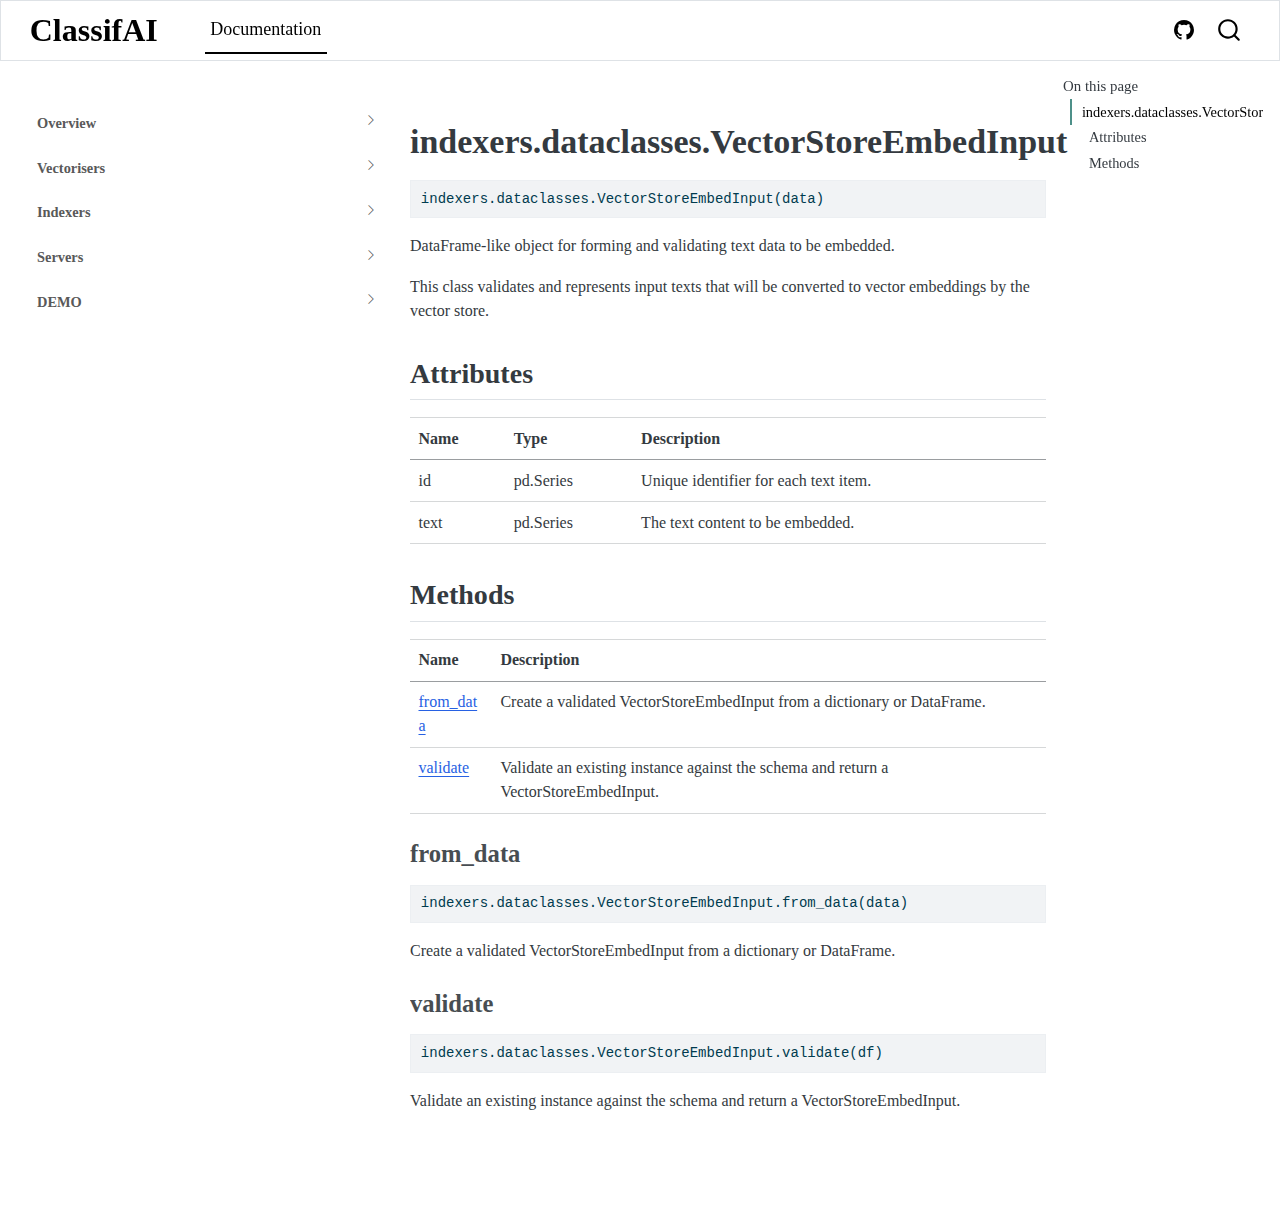
<file: docs/indexers.dataclasses.VectorStoreEmbedInput.html>
<!DOCTYPE html>
<html xmlns="http://www.w3.org/1999/xhtml" lang="en" xml:lang="en"><head>

<meta charset="utf-8">
<meta name="generator" content="quarto-1.8.27">

<meta name="viewport" content="width=device-width, initial-scale=1.0, user-scalable=yes">


<title>indexers.dataclasses.vectorstoreembedinput – ClassifAI</title>
<style>
code{white-space: pre-wrap;}
span.smallcaps{font-variant: small-caps;}
div.columns{display: flex; gap: min(4vw, 1.5em);}
div.column{flex: auto; overflow-x: auto;}
div.hanging-indent{margin-left: 1.5em; text-indent: -1.5em;}
ul.task-list{list-style: none;}
ul.task-list li input[type="checkbox"] {
  width: 0.8em;
  margin: 0 0.8em 0.2em -1em; /* quarto-specific, see https://github.com/quarto-dev/quarto-cli/issues/4556 */ 
  vertical-align: middle;
}
/* CSS for syntax highlighting */
html { -webkit-text-size-adjust: 100%; }
pre > code.sourceCode { white-space: pre; position: relative; }
pre > code.sourceCode > span { display: inline-block; line-height: 1.25; }
pre > code.sourceCode > span:empty { height: 1.2em; }
.sourceCode { overflow: visible; }
code.sourceCode > span { color: inherit; text-decoration: inherit; }
div.sourceCode { margin: 1em 0; }
pre.sourceCode { margin: 0; }
@media screen {
div.sourceCode { overflow: auto; }
}
@media print {
pre > code.sourceCode { white-space: pre-wrap; }
pre > code.sourceCode > span { text-indent: -5em; padding-left: 5em; }
}
pre.numberSource code
  { counter-reset: source-line 0; }
pre.numberSource code > span
  { position: relative; left: -4em; counter-increment: source-line; }
pre.numberSource code > span > a:first-child::before
  { content: counter(source-line);
    position: relative; left: -1em; text-align: right; vertical-align: baseline;
    border: none; display: inline-block;
    -webkit-touch-callout: none; -webkit-user-select: none;
    -khtml-user-select: none; -moz-user-select: none;
    -ms-user-select: none; user-select: none;
    padding: 0 4px; width: 4em;
  }
pre.numberSource { margin-left: 3em;  padding-left: 4px; }
div.sourceCode
  {   }
@media screen {
pre > code.sourceCode > span > a:first-child::before { text-decoration: underline; }
}
</style>


<script src="../site_libs/quarto-nav/quarto-nav.js"></script>
<script src="../site_libs/quarto-nav/headroom.min.js"></script>
<script src="../site_libs/clipboard/clipboard.min.js"></script>
<script src="../site_libs/quarto-search/autocomplete.umd.js"></script>
<script src="../site_libs/quarto-search/fuse.min.js"></script>
<script src="../site_libs/quarto-search/quarto-search.js"></script>
<meta name="quarto:offset" content="../">
<link href="../ons_favicon.ico" rel="icon">
<script src="../site_libs/quarto-html/quarto.js" type="module"></script>
<script src="../site_libs/quarto-html/tabsets/tabsets.js" type="module"></script>
<script src="../site_libs/quarto-html/axe/axe-check.js" type="module"></script>
<script src="../site_libs/quarto-html/popper.min.js"></script>
<script src="../site_libs/quarto-html/tippy.umd.min.js"></script>
<script src="../site_libs/quarto-html/anchor.min.js"></script>
<link href="../site_libs/quarto-html/tippy.css" rel="stylesheet">
<link href="../site_libs/quarto-html/quarto-syntax-highlighting-ed96de9b727972fe78a7b5d16c58bf87.css" rel="stylesheet" id="quarto-text-highlighting-styles">
<script src="../site_libs/bootstrap/bootstrap.min.js"></script>
<link href="../site_libs/bootstrap/bootstrap-icons.css" rel="stylesheet">
<link href="../site_libs/bootstrap/bootstrap-468133874b2c61eea53cdcd323bdbaac.min.css" rel="stylesheet" append-hash="true" id="quarto-bootstrap" data-mode="light">
<script id="quarto-search-options" type="application/json">{
  "location": "navbar",
  "copy-button": false,
  "collapse-after": 3,
  "panel-placement": "end",
  "type": "overlay",
  "limit": 50,
  "keyboard-shortcut": [
    "f",
    "/",
    "s"
  ],
  "show-item-context": false,
  "language": {
    "search-no-results-text": "No results",
    "search-matching-documents-text": "matching documents",
    "search-copy-link-title": "Copy link to search",
    "search-hide-matches-text": "Hide additional matches",
    "search-more-match-text": "more match in this document",
    "search-more-matches-text": "more matches in this document",
    "search-clear-button-title": "Clear",
    "search-text-placeholder": "",
    "search-detached-cancel-button-title": "Cancel",
    "search-submit-button-title": "Submit",
    "search-label": "Search"
  }
}</script>


<link rel="stylesheet" href="../styles.css">
</head>

<body class="nav-sidebar floating nav-fixed quarto-light">

<div id="quarto-search-results"></div>
  <header id="quarto-header" class="headroom fixed-top">
    <nav class="navbar navbar-expand-lg " data-bs-theme="dark">
      <div class="navbar-container container-fluid">
      <div class="navbar-brand-container mx-auto">
    <a class="navbar-brand" href="../index.html">
    <span class="navbar-title">ClassifAI</span>
    </a>
  </div>
            <div id="quarto-search" class="" title="Search"></div>
          <button class="navbar-toggler" type="button" data-bs-toggle="collapse" data-bs-target="#navbarCollapse" aria-controls="navbarCollapse" role="menu" aria-expanded="false" aria-label="Toggle navigation" onclick="if (window.quartoToggleHeadroom) { window.quartoToggleHeadroom(); }">
  <span class="navbar-toggler-icon"></span>
</button>
          <div class="collapse navbar-collapse" id="navbarCollapse">
            <ul class="navbar-nav navbar-nav-scroll me-auto">
  <li class="nav-item">
    <a class="nav-link active" href="../docs/index.html" aria-current="page"> 
<span class="menu-text">Documentation</span></a>
  </li>  
</ul>
            <ul class="navbar-nav navbar-nav-scroll ms-auto">
  <li class="nav-item compact">
    <a class="nav-link" href="https://github.com/datasciencecampus/classifai"> <i class="bi bi-github" role="img">
</i> 
<span class="menu-text"></span></a>
  </li>  
</ul>
          </div> <!-- /navcollapse -->
            <div class="quarto-navbar-tools">
</div>
      </div> <!-- /container-fluid -->
    </nav>
  <nav class="quarto-secondary-nav">
    <div class="container-fluid d-flex">
      <button type="button" class="quarto-btn-toggle btn" data-bs-toggle="collapse" role="button" data-bs-target=".quarto-sidebar-collapse-item" aria-controls="quarto-sidebar" aria-expanded="false" aria-label="Toggle sidebar navigation" onclick="if (window.quartoToggleHeadroom) { window.quartoToggleHeadroom(); }">
        <i class="bi bi-layout-text-sidebar-reverse"></i>
      </button>
        <nav class="quarto-page-breadcrumbs" aria-label="breadcrumb"><ol class="breadcrumb"></ol></nav>
        <a class="flex-grow-1" role="navigation" data-bs-toggle="collapse" data-bs-target=".quarto-sidebar-collapse-item" aria-controls="quarto-sidebar" aria-expanded="false" aria-label="Toggle sidebar navigation" onclick="if (window.quartoToggleHeadroom) { window.quartoToggleHeadroom(); }">      
        </a>
    </div>
  </nav>
</header>
<!-- content -->
<div id="quarto-content" class="quarto-container page-columns page-rows-contents page-layout-article page-navbar">
<!-- sidebar -->
  <nav id="quarto-sidebar" class="sidebar collapse collapse-horizontal quarto-sidebar-collapse-item sidebar-navigation floating overflow-auto">
    <div class="sidebar-menu-container"> 
    <ul class="list-unstyled mt-1">
        <li class="sidebar-item sidebar-item-section">
      <div class="sidebar-item-container"> 
            <a class="sidebar-item-text sidebar-link text-start collapsed" data-bs-toggle="collapse" data-bs-target="#quarto-sidebar-section-1" role="navigation" aria-expanded="false">
 <span class="menu-text">Overview</span></a>
          <a class="sidebar-item-toggle text-start collapsed" data-bs-toggle="collapse" data-bs-target="#quarto-sidebar-section-1" role="navigation" aria-expanded="false" aria-label="Toggle section">
            <i class="bi bi-chevron-right ms-2"></i>
          </a> 
      </div>
      <ul id="quarto-sidebar-section-1" class="collapse list-unstyled sidebar-section depth1 ">  
          <li class="sidebar-item">
  <div class="sidebar-item-container"> 
  <a href="../docs/index.html" class="sidebar-item-text sidebar-link">
 <span class="menu-text">Function reference</span></a>
  </div>
</li>
      </ul>
  </li>
        <li class="sidebar-item sidebar-item-section">
      <div class="sidebar-item-container"> 
            <a class="sidebar-item-text sidebar-link text-start collapsed" data-bs-toggle="collapse" data-bs-target="#quarto-sidebar-section-2" role="navigation" aria-expanded="false">
 <span class="menu-text">Vectorisers</span></a>
          <a class="sidebar-item-toggle text-start collapsed" data-bs-toggle="collapse" data-bs-target="#quarto-sidebar-section-2" role="navigation" aria-expanded="false" aria-label="Toggle section">
            <i class="bi bi-chevron-right ms-2"></i>
          </a> 
      </div>
      <ul id="quarto-sidebar-section-2" class="collapse list-unstyled sidebar-section depth1 ">  
          <li class="sidebar-item sidebar-item-section">
      <div class="sidebar-item-container"> 
            <a class="sidebar-item-text sidebar-link text-start collapsed" data-bs-toggle="collapse" data-bs-target="#quarto-sidebar-section-3" role="navigation" aria-expanded="false">
 <span class="menu-text">Vectorisers Overview</span></a>
          <a class="sidebar-item-toggle text-start collapsed" data-bs-toggle="collapse" data-bs-target="#quarto-sidebar-section-3" role="navigation" aria-expanded="false" aria-label="Toggle section">
            <i class="bi bi-chevron-right ms-2"></i>
          </a> 
      </div>
      <ul id="quarto-sidebar-section-3" class="collapse list-unstyled sidebar-section depth2 ">  
          <li class="sidebar-item">
  <div class="sidebar-item-container"> 
  <a href="../docs/vectorisers.html" class="sidebar-item-text sidebar-link">
 <span class="menu-text">vectorisers</span></a>
  </div>
</li>
          <li class="sidebar-item">
  <div class="sidebar-item-container"> 
  <a href="../docs/vectorisers.base.VectoriserBase.html" class="sidebar-item-text sidebar-link">
 <span class="menu-text">vectorisers.base.VectoriserBase</span></a>
  </div>
</li>
          <li class="sidebar-item">
  <div class="sidebar-item-container"> 
  <a href="../docs/vectorisers.base.VectoriserBase.transform.html" class="sidebar-item-text sidebar-link">
 <span class="menu-text">vectorisers.base.VectoriserBase.transform</span></a>
  </div>
</li>
      </ul>
  </li>
          <li class="sidebar-item sidebar-item-section">
      <div class="sidebar-item-container"> 
            <a class="sidebar-item-text sidebar-link text-start collapsed" data-bs-toggle="collapse" data-bs-target="#quarto-sidebar-section-4" role="navigation" aria-expanded="false">
 <span class="menu-text">Specific Vectorisers</span></a>
          <a class="sidebar-item-toggle text-start collapsed" data-bs-toggle="collapse" data-bs-target="#quarto-sidebar-section-4" role="navigation" aria-expanded="false" aria-label="Toggle section">
            <i class="bi bi-chevron-right ms-2"></i>
          </a> 
      </div>
      <ul id="quarto-sidebar-section-4" class="collapse list-unstyled sidebar-section depth2 ">  
          <li class="sidebar-item">
  <div class="sidebar-item-container"> 
  <a href="../docs/vectorisers.huggingface.HuggingFaceVectoriser.html" class="sidebar-item-text sidebar-link">
 <span class="menu-text">vectorisers.huggingface.HuggingFaceVectoriser</span></a>
  </div>
</li>
          <li class="sidebar-item">
  <div class="sidebar-item-container"> 
  <a href="../docs/vectorisers.ollama.OllamaVectoriser.html" class="sidebar-item-text sidebar-link">
 <span class="menu-text">vectorisers.ollama.OllamaVectoriser</span></a>
  </div>
</li>
          <li class="sidebar-item">
  <div class="sidebar-item-container"> 
  <a href="../docs/vectorisers.gcp.GcpVectoriser.html" class="sidebar-item-text sidebar-link">
 <span class="menu-text">vectorisers.gcp.GcpVectoriser</span></a>
  </div>
</li>
      </ul>
  </li>
      </ul>
  </li>
        <li class="sidebar-item sidebar-item-section">
      <div class="sidebar-item-container"> 
            <a class="sidebar-item-text sidebar-link text-start collapsed" data-bs-toggle="collapse" data-bs-target="#quarto-sidebar-section-5" role="navigation" aria-expanded="false">
 <span class="menu-text">Indexers</span></a>
          <a class="sidebar-item-toggle text-start collapsed" data-bs-toggle="collapse" data-bs-target="#quarto-sidebar-section-5" role="navigation" aria-expanded="false" aria-label="Toggle section">
            <i class="bi bi-chevron-right ms-2"></i>
          </a> 
      </div>
      <ul id="quarto-sidebar-section-5" class="collapse list-unstyled sidebar-section depth1 ">  
          <li class="sidebar-item">
  <div class="sidebar-item-container"> 
  <a href="../docs/indexers.html" class="sidebar-item-text sidebar-link">
 <span class="menu-text">indexers</span></a>
  </div>
</li>
          <li class="sidebar-item">
  <div class="sidebar-item-container"> 
  <a href="../docs/indexers.VectorStore.html" class="sidebar-item-text sidebar-link">
 <span class="menu-text">indexers.VectorStore</span></a>
  </div>
</li>
          <li class="sidebar-item">
  <div class="sidebar-item-container"> 
  <a href="../docs/indexers.VectorStore.embed.html" class="sidebar-item-text sidebar-link">
 <span class="menu-text">indexers.VectorStore.embed</span></a>
  </div>
</li>
          <li class="sidebar-item">
  <div class="sidebar-item-container"> 
  <a href="../docs/indexers.VectorStore.search.html" class="sidebar-item-text sidebar-link">
 <span class="menu-text">indexers.VectorStore.search</span></a>
  </div>
</li>
          <li class="sidebar-item">
  <div class="sidebar-item-container"> 
  <a href="../docs/indexers.VectorStore.reverse_search.html" class="sidebar-item-text sidebar-link">
 <span class="menu-text">indexers.VectorStore.reverse_search</span></a>
  </div>
</li>
          <li class="sidebar-item">
  <div class="sidebar-item-container"> 
  <a href="../docs/indexers.VectorStore.from_filespace.html" class="sidebar-item-text sidebar-link">
 <span class="menu-text">indexers.VectorStore.from_filespace</span></a>
  </div>
</li>
          <li class="sidebar-item">
  <div class="sidebar-item-container"> 
  <a href="../docs/indexers.dataclasses.html" class="sidebar-item-text sidebar-link">
 <span class="menu-text">indexers.dataclasses</span></a>
  </div>
</li>
      </ul>
  </li>
        <li class="sidebar-item sidebar-item-section">
      <div class="sidebar-item-container"> 
            <a class="sidebar-item-text sidebar-link text-start collapsed" data-bs-toggle="collapse" data-bs-target="#quarto-sidebar-section-6" role="navigation" aria-expanded="false">
 <span class="menu-text">Servers</span></a>
          <a class="sidebar-item-toggle text-start collapsed" data-bs-toggle="collapse" data-bs-target="#quarto-sidebar-section-6" role="navigation" aria-expanded="false" aria-label="Toggle section">
            <i class="bi bi-chevron-right ms-2"></i>
          </a> 
      </div>
      <ul id="quarto-sidebar-section-6" class="collapse list-unstyled sidebar-section depth1 ">  
          <li class="sidebar-item">
  <div class="sidebar-item-container"> 
  <a href="../docs/servers.html" class="sidebar-item-text sidebar-link">
 <span class="menu-text">servers</span></a>
  </div>
</li>
          <li class="sidebar-item">
  <div class="sidebar-item-container"> 
  <a href="../docs/servers.get_router.html" class="sidebar-item-text sidebar-link">
 <span class="menu-text">servers.get_router</span></a>
  </div>
</li>
          <li class="sidebar-item">
  <div class="sidebar-item-container"> 
  <a href="../docs/servers.get_server.html" class="sidebar-item-text sidebar-link">
 <span class="menu-text">servers.get_server</span></a>
  </div>
</li>
          <li class="sidebar-item">
  <div class="sidebar-item-container"> 
  <a href="../docs/servers.run_server.html" class="sidebar-item-text sidebar-link">
 <span class="menu-text">servers.run_server</span></a>
  </div>
</li>
          <li class="sidebar-item">
  <div class="sidebar-item-container"> 
  <a href="../docs/servers.make_endpoints.html" class="sidebar-item-text sidebar-link">
 <span class="menu-text">servers.make_endpoints</span></a>
  </div>
</li>
      </ul>
  </li>
        <li class="sidebar-item sidebar-item-section">
      <div class="sidebar-item-container"> 
            <a class="sidebar-item-text sidebar-link text-start collapsed" data-bs-toggle="collapse" data-bs-target="#quarto-sidebar-section-7" role="navigation" aria-expanded="false">
 <span class="menu-text">DEMO</span></a>
          <a class="sidebar-item-toggle text-start collapsed" data-bs-toggle="collapse" data-bs-target="#quarto-sidebar-section-7" role="navigation" aria-expanded="false" aria-label="Toggle section">
            <i class="bi bi-chevron-right ms-2"></i>
          </a> 
      </div>
      <ul id="quarto-sidebar-section-7" class="collapse list-unstyled sidebar-section depth1 ">  
          <li class="sidebar-item">
  <div class="sidebar-item-container"> 
  <a href="../DEMO/README.html" class="sidebar-item-text sidebar-link">
 <span class="menu-text">Overview of Demonstrations &amp; Examples</span></a>
  </div>
</li>
          <li class="sidebar-item">
  <div class="sidebar-item-container"> 
  <a href="../DEMO/general_workflow_demo.html" class="sidebar-item-text sidebar-link">
 <span class="menu-text">✨ ClassifAI Demo - Introduction &amp; Basic Usage ✨</span></a>
  </div>
</li>
          <li class="sidebar-item">
  <div class="sidebar-item-container"> 
  <a href="../DEMO/custom_vectoriser.html" class="sidebar-item-text sidebar-link">
 <span class="menu-text">Creating Your Own Vectoriser</span></a>
  </div>
</li>
          <li class="sidebar-item">
  <div class="sidebar-item-container"> 
  <a href="../DEMO/custom_preprocessing_and_postprocessing_hooks.html" class="sidebar-item-text sidebar-link">
 <span class="menu-text">VectorStore pre- and post- processing logic with <i>Hooks</i>🪝</span></a>
  </div>
</li>
      </ul>
  </li>
    </ul>
    </div>
</nav>
<div id="quarto-sidebar-glass" class="quarto-sidebar-collapse-item" data-bs-toggle="collapse" data-bs-target=".quarto-sidebar-collapse-item"></div>
<!-- margin-sidebar -->
    <div id="quarto-margin-sidebar" class="sidebar margin-sidebar">
        <nav id="TOC" role="doc-toc" class="toc-active">
    <h2 id="toc-title">On this page</h2>
   
  <ul>
  <li><a href="#classifai.indexers.dataclasses.VectorStoreEmbedInput" id="toc-classifai.indexers.dataclasses.VectorStoreEmbedInput" class="nav-link active" data-scroll-target="#classifai.indexers.dataclasses.VectorStoreEmbedInput">indexers.dataclasses.VectorStoreEmbedInput</a>
  <ul class="collapse">
  <li><a href="#attributes" id="toc-attributes" class="nav-link" data-scroll-target="#attributes">Attributes</a></li>
  <li><a href="#methods" id="toc-methods" class="nav-link" data-scroll-target="#methods">Methods</a>
  <ul class="collapse">
  <li><a href="#classifai.indexers.dataclasses.VectorStoreEmbedInput.from_data" id="toc-classifai.indexers.dataclasses.VectorStoreEmbedInput.from_data" class="nav-link" data-scroll-target="#classifai.indexers.dataclasses.VectorStoreEmbedInput.from_data">from_data</a></li>
  <li><a href="#classifai.indexers.dataclasses.VectorStoreEmbedInput.validate" id="toc-classifai.indexers.dataclasses.VectorStoreEmbedInput.validate" class="nav-link" data-scroll-target="#classifai.indexers.dataclasses.VectorStoreEmbedInput.validate">validate</a></li>
  </ul></li>
  </ul></li>
  </ul>
</nav>
    </div>
<!-- main -->
<main class="content" id="quarto-document-content"><header id="title-block-header" class="quarto-title-block"></header>




<section id="classifai.indexers.dataclasses.VectorStoreEmbedInput" class="level1">
<h1>indexers.dataclasses.VectorStoreEmbedInput</h1>
<div class="code-copy-outer-scaffold"><div class="sourceCode" id="cb1"><pre class="sourceCode python code-with-copy"><code class="sourceCode python"><span id="cb1-1"><a href="#cb1-1" aria-hidden="true" tabindex="-1"></a>indexers.dataclasses.VectorStoreEmbedInput(data)</span></code></pre></div><button title="Copy to Clipboard" class="code-copy-button"><i class="bi"></i></button></div>
<p>DataFrame-like object for forming and validating text data to be embedded.</p>
<p>This class validates and represents input texts that will be converted to vector embeddings by the vector store.</p>
<section id="attributes" class="level2 doc-section doc-section-attributes">
<h2 class="doc-section doc-section-attributes anchored" data-anchor-id="attributes">Attributes</h2>
<table class="caption-top table">
<thead>
<tr class="header">
<th>Name</th>
<th>Type</th>
<th>Description</th>
</tr>
</thead>
<tbody>
<tr class="odd">
<td>id</td>
<td>pd.Series</td>
<td>Unique identifier for each text item.</td>
</tr>
<tr class="even">
<td>text</td>
<td>pd.Series</td>
<td>The text content to be embedded.</td>
</tr>
</tbody>
</table>
</section>
<section id="methods" class="level2">
<h2 class="anchored" data-anchor-id="methods">Methods</h2>
<table class="caption-top table">
<thead>
<tr class="header">
<th>Name</th>
<th>Description</th>
</tr>
</thead>
<tbody>
<tr class="odd">
<td><a href="#classifai.indexers.dataclasses.VectorStoreEmbedInput.from_data">from_data</a></td>
<td>Create a validated VectorStoreEmbedInput from a dictionary or DataFrame.</td>
</tr>
<tr class="even">
<td><a href="#classifai.indexers.dataclasses.VectorStoreEmbedInput.validate">validate</a></td>
<td>Validate an existing instance against the schema and return a VectorStoreEmbedInput.</td>
</tr>
</tbody>
</table>
<section id="classifai.indexers.dataclasses.VectorStoreEmbedInput.from_data" class="level3">
<h3 class="anchored" data-anchor-id="classifai.indexers.dataclasses.VectorStoreEmbedInput.from_data">from_data</h3>
<div class="code-copy-outer-scaffold"><div class="sourceCode" id="cb2"><pre class="sourceCode python code-with-copy"><code class="sourceCode python"><span id="cb2-1"><a href="#cb2-1" aria-hidden="true" tabindex="-1"></a>indexers.dataclasses.VectorStoreEmbedInput.from_data(data)</span></code></pre></div><button title="Copy to Clipboard" class="code-copy-button"><i class="bi"></i></button></div>
<p>Create a validated VectorStoreEmbedInput from a dictionary or DataFrame.</p>
</section>
<section id="classifai.indexers.dataclasses.VectorStoreEmbedInput.validate" class="level3">
<h3 class="anchored" data-anchor-id="classifai.indexers.dataclasses.VectorStoreEmbedInput.validate">validate</h3>
<div class="code-copy-outer-scaffold"><div class="sourceCode" id="cb3"><pre class="sourceCode python code-with-copy"><code class="sourceCode python"><span id="cb3-1"><a href="#cb3-1" aria-hidden="true" tabindex="-1"></a>indexers.dataclasses.VectorStoreEmbedInput.validate(df)</span></code></pre></div><button title="Copy to Clipboard" class="code-copy-button"><i class="bi"></i></button></div>
<p>Validate an existing instance against the schema and return a VectorStoreEmbedInput.</p>


</section>
</section>
</section>

</main> <!-- /main -->
<script id="quarto-html-after-body" type="application/javascript">
  window.document.addEventListener("DOMContentLoaded", function (event) {
    const icon = "";
    const anchorJS = new window.AnchorJS();
    anchorJS.options = {
      placement: 'right',
      icon: icon
    };
    anchorJS.add('.anchored');
    const isCodeAnnotation = (el) => {
      for (const clz of el.classList) {
        if (clz.startsWith('code-annotation-')) {                     
          return true;
        }
      }
      return false;
    }
    const onCopySuccess = function(e) {
      // button target
      const button = e.trigger;
      // don't keep focus
      button.blur();
      // flash "checked"
      button.classList.add('code-copy-button-checked');
      var currentTitle = button.getAttribute("title");
      button.setAttribute("title", "Copied!");
      let tooltip;
      if (window.bootstrap) {
        button.setAttribute("data-bs-toggle", "tooltip");
        button.setAttribute("data-bs-placement", "left");
        button.setAttribute("data-bs-title", "Copied!");
        tooltip = new bootstrap.Tooltip(button, 
          { trigger: "manual", 
            customClass: "code-copy-button-tooltip",
            offset: [0, -8]});
        tooltip.show();    
      }
      setTimeout(function() {
        if (tooltip) {
          tooltip.hide();
          button.removeAttribute("data-bs-title");
          button.removeAttribute("data-bs-toggle");
          button.removeAttribute("data-bs-placement");
        }
        button.setAttribute("title", currentTitle);
        button.classList.remove('code-copy-button-checked');
      }, 1000);
      // clear code selection
      e.clearSelection();
    }
    const getTextToCopy = function(trigger) {
      const outerScaffold = trigger.parentElement.cloneNode(true);
      const codeEl = outerScaffold.querySelector('code');
      for (const childEl of codeEl.children) {
        if (isCodeAnnotation(childEl)) {
          childEl.remove();
        }
      }
      return codeEl.innerText;
    }
    const clipboard = new window.ClipboardJS('.code-copy-button:not([data-in-quarto-modal])', {
      text: getTextToCopy
    });
    clipboard.on('success', onCopySuccess);
    if (window.document.getElementById('quarto-embedded-source-code-modal')) {
      const clipboardModal = new window.ClipboardJS('.code-copy-button[data-in-quarto-modal]', {
        text: getTextToCopy,
        container: window.document.getElementById('quarto-embedded-source-code-modal')
      });
      clipboardModal.on('success', onCopySuccess);
    }
      var localhostRegex = new RegExp(/^(?:http|https):\/\/localhost\:?[0-9]*\//);
      var mailtoRegex = new RegExp(/^mailto:/);
        var filterRegex = new RegExp("https:\/\/datasciencecampus\.github\.io\/classifai\/");
      var isInternal = (href) => {
          return filterRegex.test(href) || localhostRegex.test(href) || mailtoRegex.test(href);
      }
      // Inspect non-navigation links and adorn them if external
     var links = window.document.querySelectorAll('a[href]:not(.nav-link):not(.navbar-brand):not(.toc-action):not(.sidebar-link):not(.sidebar-item-toggle):not(.pagination-link):not(.no-external):not([aria-hidden]):not(.dropdown-item):not(.quarto-navigation-tool):not(.about-link)');
      for (var i=0; i<links.length; i++) {
        const link = links[i];
        if (!isInternal(link.href)) {
          // undo the damage that might have been done by quarto-nav.js in the case of
          // links that we want to consider external
          if (link.dataset.originalHref !== undefined) {
            link.href = link.dataset.originalHref;
          }
        }
      }
    function tippyHover(el, contentFn, onTriggerFn, onUntriggerFn) {
      const config = {
        allowHTML: true,
        maxWidth: 500,
        delay: 100,
        arrow: false,
        appendTo: function(el) {
            return el.parentElement;
        },
        interactive: true,
        interactiveBorder: 10,
        theme: 'quarto',
        placement: 'bottom-start',
      };
      if (contentFn) {
        config.content = contentFn;
      }
      if (onTriggerFn) {
        config.onTrigger = onTriggerFn;
      }
      if (onUntriggerFn) {
        config.onUntrigger = onUntriggerFn;
      }
      window.tippy(el, config); 
    }
    const noterefs = window.document.querySelectorAll('a[role="doc-noteref"]');
    for (var i=0; i<noterefs.length; i++) {
      const ref = noterefs[i];
      tippyHover(ref, function() {
        // use id or data attribute instead here
        let href = ref.getAttribute('data-footnote-href') || ref.getAttribute('href');
        try { href = new URL(href).hash; } catch {}
        const id = href.replace(/^#\/?/, "");
        const note = window.document.getElementById(id);
        if (note) {
          return note.innerHTML;
        } else {
          return "";
        }
      });
    }
    const xrefs = window.document.querySelectorAll('a.quarto-xref');
    const processXRef = (id, note) => {
      // Strip column container classes
      const stripColumnClz = (el) => {
        el.classList.remove("page-full", "page-columns");
        if (el.children) {
          for (const child of el.children) {
            stripColumnClz(child);
          }
        }
      }
      stripColumnClz(note)
      if (id === null || id.startsWith('sec-')) {
        // Special case sections, only their first couple elements
        const container = document.createElement("div");
        if (note.children && note.children.length > 2) {
          container.appendChild(note.children[0].cloneNode(true));
          for (let i = 1; i < note.children.length; i++) {
            const child = note.children[i];
            if (child.tagName === "P" && child.innerText === "") {
              continue;
            } else {
              container.appendChild(child.cloneNode(true));
              break;
            }
          }
          if (window.Quarto?.typesetMath) {
            window.Quarto.typesetMath(container);
          }
          return container.innerHTML
        } else {
          if (window.Quarto?.typesetMath) {
            window.Quarto.typesetMath(note);
          }
          return note.innerHTML;
        }
      } else {
        // Remove any anchor links if they are present
        const anchorLink = note.querySelector('a.anchorjs-link');
        if (anchorLink) {
          anchorLink.remove();
        }
        if (window.Quarto?.typesetMath) {
          window.Quarto.typesetMath(note);
        }
        if (note.classList.contains("callout")) {
          return note.outerHTML;
        } else {
          return note.innerHTML;
        }
      }
    }
    for (var i=0; i<xrefs.length; i++) {
      const xref = xrefs[i];
      tippyHover(xref, undefined, function(instance) {
        instance.disable();
        let url = xref.getAttribute('href');
        let hash = undefined; 
        if (url.startsWith('#')) {
          hash = url;
        } else {
          try { hash = new URL(url).hash; } catch {}
        }
        if (hash) {
          const id = hash.replace(/^#\/?/, "");
          const note = window.document.getElementById(id);
          if (note !== null) {
            try {
              const html = processXRef(id, note.cloneNode(true));
              instance.setContent(html);
            } finally {
              instance.enable();
              instance.show();
            }
          } else {
            // See if we can fetch this
            fetch(url.split('#')[0])
            .then(res => res.text())
            .then(html => {
              const parser = new DOMParser();
              const htmlDoc = parser.parseFromString(html, "text/html");
              const note = htmlDoc.getElementById(id);
              if (note !== null) {
                const html = processXRef(id, note);
                instance.setContent(html);
              } 
            }).finally(() => {
              instance.enable();
              instance.show();
            });
          }
        } else {
          // See if we can fetch a full url (with no hash to target)
          // This is a special case and we should probably do some content thinning / targeting
          fetch(url)
          .then(res => res.text())
          .then(html => {
            const parser = new DOMParser();
            const htmlDoc = parser.parseFromString(html, "text/html");
            const note = htmlDoc.querySelector('main.content');
            if (note !== null) {
              // This should only happen for chapter cross references
              // (since there is no id in the URL)
              // remove the first header
              if (note.children.length > 0 && note.children[0].tagName === "HEADER") {
                note.children[0].remove();
              }
              const html = processXRef(null, note);
              instance.setContent(html);
            } 
          }).finally(() => {
            instance.enable();
            instance.show();
          });
        }
      }, function(instance) {
      });
    }
        let selectedAnnoteEl;
        const selectorForAnnotation = ( cell, annotation) => {
          let cellAttr = 'data-code-cell="' + cell + '"';
          let lineAttr = 'data-code-annotation="' +  annotation + '"';
          const selector = 'span[' + cellAttr + '][' + lineAttr + ']';
          return selector;
        }
        const selectCodeLines = (annoteEl) => {
          const doc = window.document;
          const targetCell = annoteEl.getAttribute("data-target-cell");
          const targetAnnotation = annoteEl.getAttribute("data-target-annotation");
          const annoteSpan = window.document.querySelector(selectorForAnnotation(targetCell, targetAnnotation));
          const lines = annoteSpan.getAttribute("data-code-lines").split(",");
          const lineIds = lines.map((line) => {
            return targetCell + "-" + line;
          })
          let top = null;
          let height = null;
          let parent = null;
          if (lineIds.length > 0) {
              //compute the position of the single el (top and bottom and make a div)
              const el = window.document.getElementById(lineIds[0]);
              top = el.offsetTop;
              height = el.offsetHeight;
              parent = el.parentElement.parentElement;
            if (lineIds.length > 1) {
              const lastEl = window.document.getElementById(lineIds[lineIds.length - 1]);
              const bottom = lastEl.offsetTop + lastEl.offsetHeight;
              height = bottom - top;
            }
            if (top !== null && height !== null && parent !== null) {
              // cook up a div (if necessary) and position it 
              let div = window.document.getElementById("code-annotation-line-highlight");
              if (div === null) {
                div = window.document.createElement("div");
                div.setAttribute("id", "code-annotation-line-highlight");
                div.style.position = 'absolute';
                parent.appendChild(div);
              }
              div.style.top = top - 2 + "px";
              div.style.height = height + 4 + "px";
              div.style.left = 0;
              let gutterDiv = window.document.getElementById("code-annotation-line-highlight-gutter");
              if (gutterDiv === null) {
                gutterDiv = window.document.createElement("div");
                gutterDiv.setAttribute("id", "code-annotation-line-highlight-gutter");
                gutterDiv.style.position = 'absolute';
                const codeCell = window.document.getElementById(targetCell);
                const gutter = codeCell.querySelector('.code-annotation-gutter');
                gutter.appendChild(gutterDiv);
              }
              gutterDiv.style.top = top - 2 + "px";
              gutterDiv.style.height = height + 4 + "px";
            }
            selectedAnnoteEl = annoteEl;
          }
        };
        const unselectCodeLines = () => {
          const elementsIds = ["code-annotation-line-highlight", "code-annotation-line-highlight-gutter"];
          elementsIds.forEach((elId) => {
            const div = window.document.getElementById(elId);
            if (div) {
              div.remove();
            }
          });
          selectedAnnoteEl = undefined;
        };
          // Handle positioning of the toggle
      window.addEventListener(
        "resize",
        throttle(() => {
          elRect = undefined;
          if (selectedAnnoteEl) {
            selectCodeLines(selectedAnnoteEl);
          }
        }, 10)
      );
      function throttle(fn, ms) {
      let throttle = false;
      let timer;
        return (...args) => {
          if(!throttle) { // first call gets through
              fn.apply(this, args);
              throttle = true;
          } else { // all the others get throttled
              if(timer) clearTimeout(timer); // cancel #2
              timer = setTimeout(() => {
                fn.apply(this, args);
                timer = throttle = false;
              }, ms);
          }
        };
      }
        // Attach click handler to the DT
        const annoteDls = window.document.querySelectorAll('dt[data-target-cell]');
        for (const annoteDlNode of annoteDls) {
          annoteDlNode.addEventListener('click', (event) => {
            const clickedEl = event.target;
            if (clickedEl !== selectedAnnoteEl) {
              unselectCodeLines();
              const activeEl = window.document.querySelector('dt[data-target-cell].code-annotation-active');
              if (activeEl) {
                activeEl.classList.remove('code-annotation-active');
              }
              selectCodeLines(clickedEl);
              clickedEl.classList.add('code-annotation-active');
            } else {
              // Unselect the line
              unselectCodeLines();
              clickedEl.classList.remove('code-annotation-active');
            }
          });
        }
    const findCites = (el) => {
      const parentEl = el.parentElement;
      if (parentEl) {
        const cites = parentEl.dataset.cites;
        if (cites) {
          return {
            el,
            cites: cites.split(' ')
          };
        } else {
          return findCites(el.parentElement)
        }
      } else {
        return undefined;
      }
    };
    var bibliorefs = window.document.querySelectorAll('a[role="doc-biblioref"]');
    for (var i=0; i<bibliorefs.length; i++) {
      const ref = bibliorefs[i];
      const citeInfo = findCites(ref);
      if (citeInfo) {
        tippyHover(citeInfo.el, function() {
          var popup = window.document.createElement('div');
          citeInfo.cites.forEach(function(cite) {
            var citeDiv = window.document.createElement('div');
            citeDiv.classList.add('hanging-indent');
            citeDiv.classList.add('csl-entry');
            var biblioDiv = window.document.getElementById('ref-' + cite);
            if (biblioDiv) {
              citeDiv.innerHTML = biblioDiv.innerHTML;
            }
            popup.appendChild(citeDiv);
          });
          return popup.innerHTML;
        });
      }
    }
  });
  </script>
</div> <!-- /content -->




</body></html>
</file>
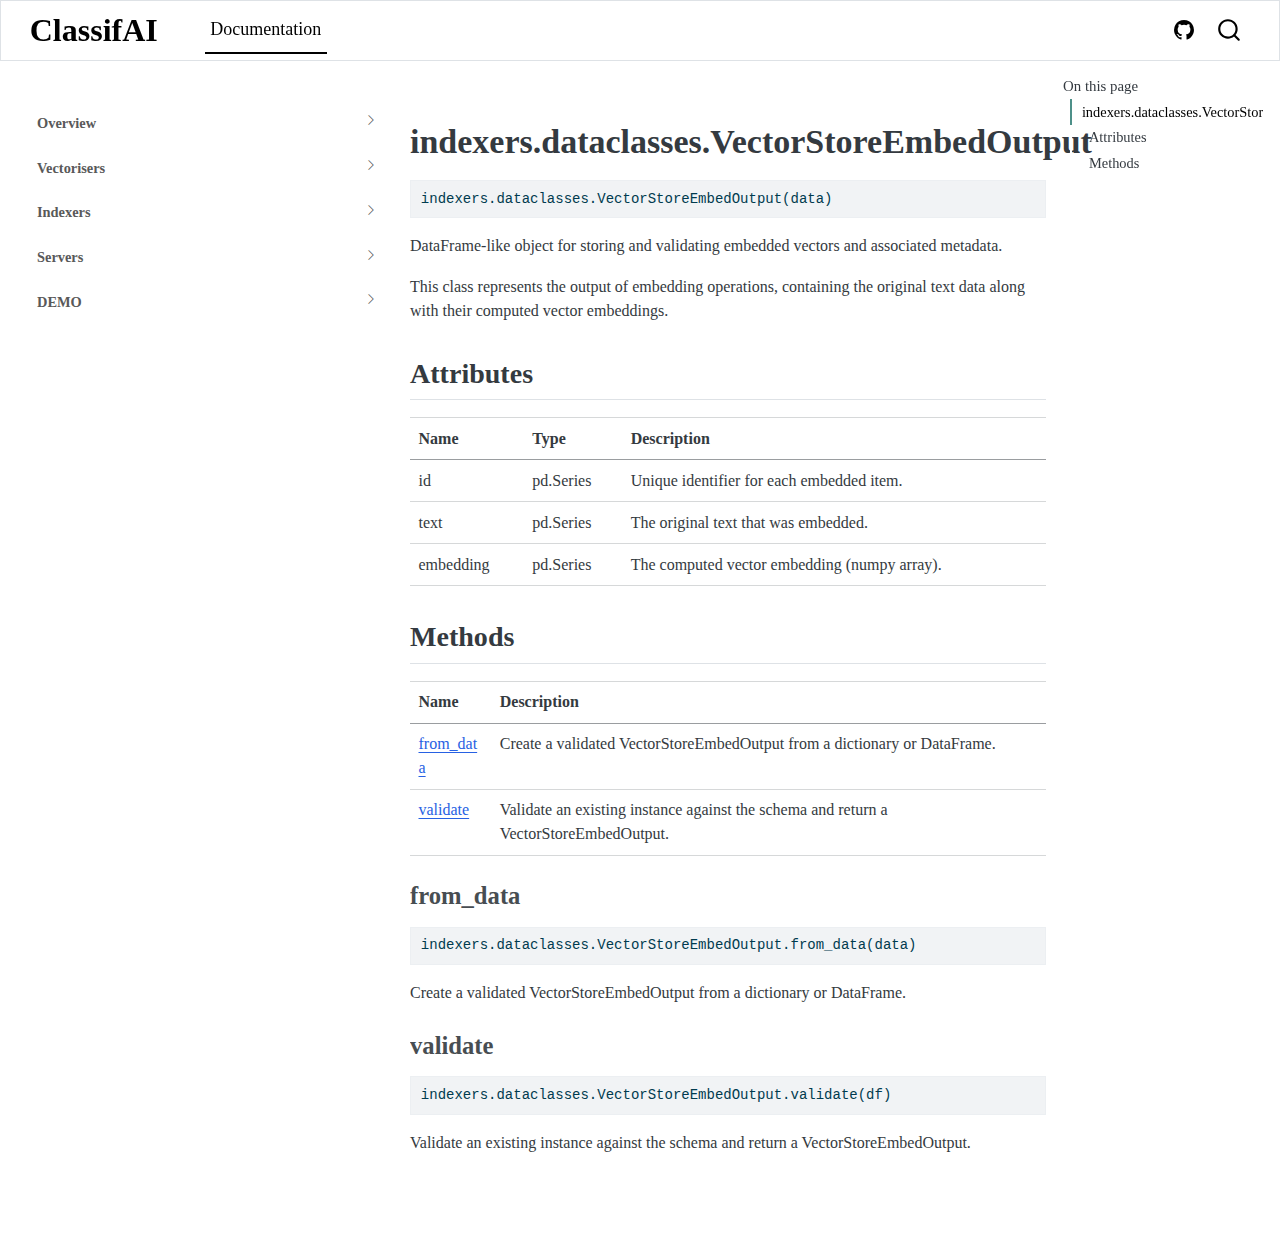
<file: docs/indexers.dataclasses.VectorStoreEmbedOutput.html>
<!DOCTYPE html>
<html xmlns="http://www.w3.org/1999/xhtml" lang="en" xml:lang="en"><head>

<meta charset="utf-8">
<meta name="generator" content="quarto-1.8.27">

<meta name="viewport" content="width=device-width, initial-scale=1.0, user-scalable=yes">


<title>indexers.dataclasses.vectorstoreembedoutput – ClassifAI</title>
<style>
code{white-space: pre-wrap;}
span.smallcaps{font-variant: small-caps;}
div.columns{display: flex; gap: min(4vw, 1.5em);}
div.column{flex: auto; overflow-x: auto;}
div.hanging-indent{margin-left: 1.5em; text-indent: -1.5em;}
ul.task-list{list-style: none;}
ul.task-list li input[type="checkbox"] {
  width: 0.8em;
  margin: 0 0.8em 0.2em -1em; /* quarto-specific, see https://github.com/quarto-dev/quarto-cli/issues/4556 */ 
  vertical-align: middle;
}
/* CSS for syntax highlighting */
html { -webkit-text-size-adjust: 100%; }
pre > code.sourceCode { white-space: pre; position: relative; }
pre > code.sourceCode > span { display: inline-block; line-height: 1.25; }
pre > code.sourceCode > span:empty { height: 1.2em; }
.sourceCode { overflow: visible; }
code.sourceCode > span { color: inherit; text-decoration: inherit; }
div.sourceCode { margin: 1em 0; }
pre.sourceCode { margin: 0; }
@media screen {
div.sourceCode { overflow: auto; }
}
@media print {
pre > code.sourceCode { white-space: pre-wrap; }
pre > code.sourceCode > span { text-indent: -5em; padding-left: 5em; }
}
pre.numberSource code
  { counter-reset: source-line 0; }
pre.numberSource code > span
  { position: relative; left: -4em; counter-increment: source-line; }
pre.numberSource code > span > a:first-child::before
  { content: counter(source-line);
    position: relative; left: -1em; text-align: right; vertical-align: baseline;
    border: none; display: inline-block;
    -webkit-touch-callout: none; -webkit-user-select: none;
    -khtml-user-select: none; -moz-user-select: none;
    -ms-user-select: none; user-select: none;
    padding: 0 4px; width: 4em;
  }
pre.numberSource { margin-left: 3em;  padding-left: 4px; }
div.sourceCode
  {   }
@media screen {
pre > code.sourceCode > span > a:first-child::before { text-decoration: underline; }
}
</style>


<script src="../site_libs/quarto-nav/quarto-nav.js"></script>
<script src="../site_libs/quarto-nav/headroom.min.js"></script>
<script src="../site_libs/clipboard/clipboard.min.js"></script>
<script src="../site_libs/quarto-search/autocomplete.umd.js"></script>
<script src="../site_libs/quarto-search/fuse.min.js"></script>
<script src="../site_libs/quarto-search/quarto-search.js"></script>
<meta name="quarto:offset" content="../">
<link href="../ons_favicon.ico" rel="icon">
<script src="../site_libs/quarto-html/quarto.js" type="module"></script>
<script src="../site_libs/quarto-html/tabsets/tabsets.js" type="module"></script>
<script src="../site_libs/quarto-html/axe/axe-check.js" type="module"></script>
<script src="../site_libs/quarto-html/popper.min.js"></script>
<script src="../site_libs/quarto-html/tippy.umd.min.js"></script>
<script src="../site_libs/quarto-html/anchor.min.js"></script>
<link href="../site_libs/quarto-html/tippy.css" rel="stylesheet">
<link href="../site_libs/quarto-html/quarto-syntax-highlighting-ed96de9b727972fe78a7b5d16c58bf87.css" rel="stylesheet" id="quarto-text-highlighting-styles">
<script src="../site_libs/bootstrap/bootstrap.min.js"></script>
<link href="../site_libs/bootstrap/bootstrap-icons.css" rel="stylesheet">
<link href="../site_libs/bootstrap/bootstrap-468133874b2c61eea53cdcd323bdbaac.min.css" rel="stylesheet" append-hash="true" id="quarto-bootstrap" data-mode="light">
<script id="quarto-search-options" type="application/json">{
  "location": "navbar",
  "copy-button": false,
  "collapse-after": 3,
  "panel-placement": "end",
  "type": "overlay",
  "limit": 50,
  "keyboard-shortcut": [
    "f",
    "/",
    "s"
  ],
  "show-item-context": false,
  "language": {
    "search-no-results-text": "No results",
    "search-matching-documents-text": "matching documents",
    "search-copy-link-title": "Copy link to search",
    "search-hide-matches-text": "Hide additional matches",
    "search-more-match-text": "more match in this document",
    "search-more-matches-text": "more matches in this document",
    "search-clear-button-title": "Clear",
    "search-text-placeholder": "",
    "search-detached-cancel-button-title": "Cancel",
    "search-submit-button-title": "Submit",
    "search-label": "Search"
  }
}</script>


<link rel="stylesheet" href="../styles.css">
</head>

<body class="nav-sidebar floating nav-fixed quarto-light">

<div id="quarto-search-results"></div>
  <header id="quarto-header" class="headroom fixed-top">
    <nav class="navbar navbar-expand-lg " data-bs-theme="dark">
      <div class="navbar-container container-fluid">
      <div class="navbar-brand-container mx-auto">
    <a class="navbar-brand" href="../index.html">
    <span class="navbar-title">ClassifAI</span>
    </a>
  </div>
            <div id="quarto-search" class="" title="Search"></div>
          <button class="navbar-toggler" type="button" data-bs-toggle="collapse" data-bs-target="#navbarCollapse" aria-controls="navbarCollapse" role="menu" aria-expanded="false" aria-label="Toggle navigation" onclick="if (window.quartoToggleHeadroom) { window.quartoToggleHeadroom(); }">
  <span class="navbar-toggler-icon"></span>
</button>
          <div class="collapse navbar-collapse" id="navbarCollapse">
            <ul class="navbar-nav navbar-nav-scroll me-auto">
  <li class="nav-item">
    <a class="nav-link active" href="../docs/index.html" aria-current="page"> 
<span class="menu-text">Documentation</span></a>
  </li>  
</ul>
            <ul class="navbar-nav navbar-nav-scroll ms-auto">
  <li class="nav-item compact">
    <a class="nav-link" href="https://github.com/datasciencecampus/classifai"> <i class="bi bi-github" role="img">
</i> 
<span class="menu-text"></span></a>
  </li>  
</ul>
          </div> <!-- /navcollapse -->
            <div class="quarto-navbar-tools">
</div>
      </div> <!-- /container-fluid -->
    </nav>
  <nav class="quarto-secondary-nav">
    <div class="container-fluid d-flex">
      <button type="button" class="quarto-btn-toggle btn" data-bs-toggle="collapse" role="button" data-bs-target=".quarto-sidebar-collapse-item" aria-controls="quarto-sidebar" aria-expanded="false" aria-label="Toggle sidebar navigation" onclick="if (window.quartoToggleHeadroom) { window.quartoToggleHeadroom(); }">
        <i class="bi bi-layout-text-sidebar-reverse"></i>
      </button>
        <nav class="quarto-page-breadcrumbs" aria-label="breadcrumb"><ol class="breadcrumb"></ol></nav>
        <a class="flex-grow-1" role="navigation" data-bs-toggle="collapse" data-bs-target=".quarto-sidebar-collapse-item" aria-controls="quarto-sidebar" aria-expanded="false" aria-label="Toggle sidebar navigation" onclick="if (window.quartoToggleHeadroom) { window.quartoToggleHeadroom(); }">      
        </a>
    </div>
  </nav>
</header>
<!-- content -->
<div id="quarto-content" class="quarto-container page-columns page-rows-contents page-layout-article page-navbar">
<!-- sidebar -->
  <nav id="quarto-sidebar" class="sidebar collapse collapse-horizontal quarto-sidebar-collapse-item sidebar-navigation floating overflow-auto">
    <div class="sidebar-menu-container"> 
    <ul class="list-unstyled mt-1">
        <li class="sidebar-item sidebar-item-section">
      <div class="sidebar-item-container"> 
            <a class="sidebar-item-text sidebar-link text-start collapsed" data-bs-toggle="collapse" data-bs-target="#quarto-sidebar-section-1" role="navigation" aria-expanded="false">
 <span class="menu-text">Overview</span></a>
          <a class="sidebar-item-toggle text-start collapsed" data-bs-toggle="collapse" data-bs-target="#quarto-sidebar-section-1" role="navigation" aria-expanded="false" aria-label="Toggle section">
            <i class="bi bi-chevron-right ms-2"></i>
          </a> 
      </div>
      <ul id="quarto-sidebar-section-1" class="collapse list-unstyled sidebar-section depth1 ">  
          <li class="sidebar-item">
  <div class="sidebar-item-container"> 
  <a href="../docs/index.html" class="sidebar-item-text sidebar-link">
 <span class="menu-text">Function reference</span></a>
  </div>
</li>
      </ul>
  </li>
        <li class="sidebar-item sidebar-item-section">
      <div class="sidebar-item-container"> 
            <a class="sidebar-item-text sidebar-link text-start collapsed" data-bs-toggle="collapse" data-bs-target="#quarto-sidebar-section-2" role="navigation" aria-expanded="false">
 <span class="menu-text">Vectorisers</span></a>
          <a class="sidebar-item-toggle text-start collapsed" data-bs-toggle="collapse" data-bs-target="#quarto-sidebar-section-2" role="navigation" aria-expanded="false" aria-label="Toggle section">
            <i class="bi bi-chevron-right ms-2"></i>
          </a> 
      </div>
      <ul id="quarto-sidebar-section-2" class="collapse list-unstyled sidebar-section depth1 ">  
          <li class="sidebar-item sidebar-item-section">
      <div class="sidebar-item-container"> 
            <a class="sidebar-item-text sidebar-link text-start collapsed" data-bs-toggle="collapse" data-bs-target="#quarto-sidebar-section-3" role="navigation" aria-expanded="false">
 <span class="menu-text">Vectorisers Overview</span></a>
          <a class="sidebar-item-toggle text-start collapsed" data-bs-toggle="collapse" data-bs-target="#quarto-sidebar-section-3" role="navigation" aria-expanded="false" aria-label="Toggle section">
            <i class="bi bi-chevron-right ms-2"></i>
          </a> 
      </div>
      <ul id="quarto-sidebar-section-3" class="collapse list-unstyled sidebar-section depth2 ">  
          <li class="sidebar-item">
  <div class="sidebar-item-container"> 
  <a href="../docs/vectorisers.html" class="sidebar-item-text sidebar-link">
 <span class="menu-text">vectorisers</span></a>
  </div>
</li>
          <li class="sidebar-item">
  <div class="sidebar-item-container"> 
  <a href="../docs/vectorisers.base.VectoriserBase.html" class="sidebar-item-text sidebar-link">
 <span class="menu-text">vectorisers.base.VectoriserBase</span></a>
  </div>
</li>
          <li class="sidebar-item">
  <div class="sidebar-item-container"> 
  <a href="../docs/vectorisers.base.VectoriserBase.transform.html" class="sidebar-item-text sidebar-link">
 <span class="menu-text">vectorisers.base.VectoriserBase.transform</span></a>
  </div>
</li>
      </ul>
  </li>
          <li class="sidebar-item sidebar-item-section">
      <div class="sidebar-item-container"> 
            <a class="sidebar-item-text sidebar-link text-start collapsed" data-bs-toggle="collapse" data-bs-target="#quarto-sidebar-section-4" role="navigation" aria-expanded="false">
 <span class="menu-text">Specific Vectorisers</span></a>
          <a class="sidebar-item-toggle text-start collapsed" data-bs-toggle="collapse" data-bs-target="#quarto-sidebar-section-4" role="navigation" aria-expanded="false" aria-label="Toggle section">
            <i class="bi bi-chevron-right ms-2"></i>
          </a> 
      </div>
      <ul id="quarto-sidebar-section-4" class="collapse list-unstyled sidebar-section depth2 ">  
          <li class="sidebar-item">
  <div class="sidebar-item-container"> 
  <a href="../docs/vectorisers.huggingface.HuggingFaceVectoriser.html" class="sidebar-item-text sidebar-link">
 <span class="menu-text">vectorisers.huggingface.HuggingFaceVectoriser</span></a>
  </div>
</li>
          <li class="sidebar-item">
  <div class="sidebar-item-container"> 
  <a href="../docs/vectorisers.ollama.OllamaVectoriser.html" class="sidebar-item-text sidebar-link">
 <span class="menu-text">vectorisers.ollama.OllamaVectoriser</span></a>
  </div>
</li>
          <li class="sidebar-item">
  <div class="sidebar-item-container"> 
  <a href="../docs/vectorisers.gcp.GcpVectoriser.html" class="sidebar-item-text sidebar-link">
 <span class="menu-text">vectorisers.gcp.GcpVectoriser</span></a>
  </div>
</li>
      </ul>
  </li>
      </ul>
  </li>
        <li class="sidebar-item sidebar-item-section">
      <div class="sidebar-item-container"> 
            <a class="sidebar-item-text sidebar-link text-start collapsed" data-bs-toggle="collapse" data-bs-target="#quarto-sidebar-section-5" role="navigation" aria-expanded="false">
 <span class="menu-text">Indexers</span></a>
          <a class="sidebar-item-toggle text-start collapsed" data-bs-toggle="collapse" data-bs-target="#quarto-sidebar-section-5" role="navigation" aria-expanded="false" aria-label="Toggle section">
            <i class="bi bi-chevron-right ms-2"></i>
          </a> 
      </div>
      <ul id="quarto-sidebar-section-5" class="collapse list-unstyled sidebar-section depth1 ">  
          <li class="sidebar-item">
  <div class="sidebar-item-container"> 
  <a href="../docs/indexers.html" class="sidebar-item-text sidebar-link">
 <span class="menu-text">indexers</span></a>
  </div>
</li>
          <li class="sidebar-item">
  <div class="sidebar-item-container"> 
  <a href="../docs/indexers.VectorStore.html" class="sidebar-item-text sidebar-link">
 <span class="menu-text">indexers.VectorStore</span></a>
  </div>
</li>
          <li class="sidebar-item">
  <div class="sidebar-item-container"> 
  <a href="../docs/indexers.VectorStore.embed.html" class="sidebar-item-text sidebar-link">
 <span class="menu-text">indexers.VectorStore.embed</span></a>
  </div>
</li>
          <li class="sidebar-item">
  <div class="sidebar-item-container"> 
  <a href="../docs/indexers.VectorStore.search.html" class="sidebar-item-text sidebar-link">
 <span class="menu-text">indexers.VectorStore.search</span></a>
  </div>
</li>
          <li class="sidebar-item">
  <div class="sidebar-item-container"> 
  <a href="../docs/indexers.VectorStore.reverse_search.html" class="sidebar-item-text sidebar-link">
 <span class="menu-text">indexers.VectorStore.reverse_search</span></a>
  </div>
</li>
          <li class="sidebar-item">
  <div class="sidebar-item-container"> 
  <a href="../docs/indexers.VectorStore.from_filespace.html" class="sidebar-item-text sidebar-link">
 <span class="menu-text">indexers.VectorStore.from_filespace</span></a>
  </div>
</li>
          <li class="sidebar-item">
  <div class="sidebar-item-container"> 
  <a href="../docs/indexers.dataclasses.html" class="sidebar-item-text sidebar-link">
 <span class="menu-text">indexers.dataclasses</span></a>
  </div>
</li>
      </ul>
  </li>
        <li class="sidebar-item sidebar-item-section">
      <div class="sidebar-item-container"> 
            <a class="sidebar-item-text sidebar-link text-start collapsed" data-bs-toggle="collapse" data-bs-target="#quarto-sidebar-section-6" role="navigation" aria-expanded="false">
 <span class="menu-text">Servers</span></a>
          <a class="sidebar-item-toggle text-start collapsed" data-bs-toggle="collapse" data-bs-target="#quarto-sidebar-section-6" role="navigation" aria-expanded="false" aria-label="Toggle section">
            <i class="bi bi-chevron-right ms-2"></i>
          </a> 
      </div>
      <ul id="quarto-sidebar-section-6" class="collapse list-unstyled sidebar-section depth1 ">  
          <li class="sidebar-item">
  <div class="sidebar-item-container"> 
  <a href="../docs/servers.html" class="sidebar-item-text sidebar-link">
 <span class="menu-text">servers</span></a>
  </div>
</li>
          <li class="sidebar-item">
  <div class="sidebar-item-container"> 
  <a href="../docs/servers.get_router.html" class="sidebar-item-text sidebar-link">
 <span class="menu-text">servers.get_router</span></a>
  </div>
</li>
          <li class="sidebar-item">
  <div class="sidebar-item-container"> 
  <a href="../docs/servers.get_server.html" class="sidebar-item-text sidebar-link">
 <span class="menu-text">servers.get_server</span></a>
  </div>
</li>
          <li class="sidebar-item">
  <div class="sidebar-item-container"> 
  <a href="../docs/servers.run_server.html" class="sidebar-item-text sidebar-link">
 <span class="menu-text">servers.run_server</span></a>
  </div>
</li>
          <li class="sidebar-item">
  <div class="sidebar-item-container"> 
  <a href="../docs/servers.make_endpoints.html" class="sidebar-item-text sidebar-link">
 <span class="menu-text">servers.make_endpoints</span></a>
  </div>
</li>
      </ul>
  </li>
        <li class="sidebar-item sidebar-item-section">
      <div class="sidebar-item-container"> 
            <a class="sidebar-item-text sidebar-link text-start collapsed" data-bs-toggle="collapse" data-bs-target="#quarto-sidebar-section-7" role="navigation" aria-expanded="false">
 <span class="menu-text">DEMO</span></a>
          <a class="sidebar-item-toggle text-start collapsed" data-bs-toggle="collapse" data-bs-target="#quarto-sidebar-section-7" role="navigation" aria-expanded="false" aria-label="Toggle section">
            <i class="bi bi-chevron-right ms-2"></i>
          </a> 
      </div>
      <ul id="quarto-sidebar-section-7" class="collapse list-unstyled sidebar-section depth1 ">  
          <li class="sidebar-item">
  <div class="sidebar-item-container"> 
  <a href="../DEMO/README.html" class="sidebar-item-text sidebar-link">
 <span class="menu-text">Overview of Demonstrations &amp; Examples</span></a>
  </div>
</li>
          <li class="sidebar-item">
  <div class="sidebar-item-container"> 
  <a href="../DEMO/general_workflow_demo.html" class="sidebar-item-text sidebar-link">
 <span class="menu-text">✨ ClassifAI Demo - Introduction &amp; Basic Usage ✨</span></a>
  </div>
</li>
          <li class="sidebar-item">
  <div class="sidebar-item-container"> 
  <a href="../DEMO/custom_vectoriser.html" class="sidebar-item-text sidebar-link">
 <span class="menu-text">Creating Your Own Vectoriser</span></a>
  </div>
</li>
          <li class="sidebar-item">
  <div class="sidebar-item-container"> 
  <a href="../DEMO/custom_preprocessing_and_postprocessing_hooks.html" class="sidebar-item-text sidebar-link">
 <span class="menu-text">VectorStore pre- and post- processing logic with <i>Hooks</i>🪝</span></a>
  </div>
</li>
      </ul>
  </li>
    </ul>
    </div>
</nav>
<div id="quarto-sidebar-glass" class="quarto-sidebar-collapse-item" data-bs-toggle="collapse" data-bs-target=".quarto-sidebar-collapse-item"></div>
<!-- margin-sidebar -->
    <div id="quarto-margin-sidebar" class="sidebar margin-sidebar">
        <nav id="TOC" role="doc-toc" class="toc-active">
    <h2 id="toc-title">On this page</h2>
   
  <ul>
  <li><a href="#classifai.indexers.dataclasses.VectorStoreEmbedOutput" id="toc-classifai.indexers.dataclasses.VectorStoreEmbedOutput" class="nav-link active" data-scroll-target="#classifai.indexers.dataclasses.VectorStoreEmbedOutput">indexers.dataclasses.VectorStoreEmbedOutput</a>
  <ul class="collapse">
  <li><a href="#attributes" id="toc-attributes" class="nav-link" data-scroll-target="#attributes">Attributes</a></li>
  <li><a href="#methods" id="toc-methods" class="nav-link" data-scroll-target="#methods">Methods</a>
  <ul class="collapse">
  <li><a href="#classifai.indexers.dataclasses.VectorStoreEmbedOutput.from_data" id="toc-classifai.indexers.dataclasses.VectorStoreEmbedOutput.from_data" class="nav-link" data-scroll-target="#classifai.indexers.dataclasses.VectorStoreEmbedOutput.from_data">from_data</a></li>
  <li><a href="#classifai.indexers.dataclasses.VectorStoreEmbedOutput.validate" id="toc-classifai.indexers.dataclasses.VectorStoreEmbedOutput.validate" class="nav-link" data-scroll-target="#classifai.indexers.dataclasses.VectorStoreEmbedOutput.validate">validate</a></li>
  </ul></li>
  </ul></li>
  </ul>
</nav>
    </div>
<!-- main -->
<main class="content" id="quarto-document-content"><header id="title-block-header" class="quarto-title-block"></header>




<section id="classifai.indexers.dataclasses.VectorStoreEmbedOutput" class="level1">
<h1>indexers.dataclasses.VectorStoreEmbedOutput</h1>
<div class="code-copy-outer-scaffold"><div class="sourceCode" id="cb1"><pre class="sourceCode python code-with-copy"><code class="sourceCode python"><span id="cb1-1"><a href="#cb1-1" aria-hidden="true" tabindex="-1"></a>indexers.dataclasses.VectorStoreEmbedOutput(data)</span></code></pre></div><button title="Copy to Clipboard" class="code-copy-button"><i class="bi"></i></button></div>
<p>DataFrame-like object for storing and validating embedded vectors and associated metadata.</p>
<p>This class represents the output of embedding operations, containing the original text data along with their computed vector embeddings.</p>
<section id="attributes" class="level2 doc-section doc-section-attributes">
<h2 class="doc-section doc-section-attributes anchored" data-anchor-id="attributes">Attributes</h2>
<table class="caption-top table">
<thead>
<tr class="header">
<th>Name</th>
<th>Type</th>
<th>Description</th>
</tr>
</thead>
<tbody>
<tr class="odd">
<td>id</td>
<td>pd.Series</td>
<td>Unique identifier for each embedded item.</td>
</tr>
<tr class="even">
<td>text</td>
<td>pd.Series</td>
<td>The original text that was embedded.</td>
</tr>
<tr class="odd">
<td>embedding</td>
<td>pd.Series</td>
<td>The computed vector embedding (numpy array).</td>
</tr>
</tbody>
</table>
</section>
<section id="methods" class="level2">
<h2 class="anchored" data-anchor-id="methods">Methods</h2>
<table class="caption-top table">
<thead>
<tr class="header">
<th>Name</th>
<th>Description</th>
</tr>
</thead>
<tbody>
<tr class="odd">
<td><a href="#classifai.indexers.dataclasses.VectorStoreEmbedOutput.from_data">from_data</a></td>
<td>Create a validated VectorStoreEmbedOutput from a dictionary or DataFrame.</td>
</tr>
<tr class="even">
<td><a href="#classifai.indexers.dataclasses.VectorStoreEmbedOutput.validate">validate</a></td>
<td>Validate an existing instance against the schema and return a VectorStoreEmbedOutput.</td>
</tr>
</tbody>
</table>
<section id="classifai.indexers.dataclasses.VectorStoreEmbedOutput.from_data" class="level3">
<h3 class="anchored" data-anchor-id="classifai.indexers.dataclasses.VectorStoreEmbedOutput.from_data">from_data</h3>
<div class="code-copy-outer-scaffold"><div class="sourceCode" id="cb2"><pre class="sourceCode python code-with-copy"><code class="sourceCode python"><span id="cb2-1"><a href="#cb2-1" aria-hidden="true" tabindex="-1"></a>indexers.dataclasses.VectorStoreEmbedOutput.from_data(data)</span></code></pre></div><button title="Copy to Clipboard" class="code-copy-button"><i class="bi"></i></button></div>
<p>Create a validated VectorStoreEmbedOutput from a dictionary or DataFrame.</p>
</section>
<section id="classifai.indexers.dataclasses.VectorStoreEmbedOutput.validate" class="level3">
<h3 class="anchored" data-anchor-id="classifai.indexers.dataclasses.VectorStoreEmbedOutput.validate">validate</h3>
<div class="code-copy-outer-scaffold"><div class="sourceCode" id="cb3"><pre class="sourceCode python code-with-copy"><code class="sourceCode python"><span id="cb3-1"><a href="#cb3-1" aria-hidden="true" tabindex="-1"></a>indexers.dataclasses.VectorStoreEmbedOutput.validate(df)</span></code></pre></div><button title="Copy to Clipboard" class="code-copy-button"><i class="bi"></i></button></div>
<p>Validate an existing instance against the schema and return a VectorStoreEmbedOutput.</p>


</section>
</section>
</section>

</main> <!-- /main -->
<script id="quarto-html-after-body" type="application/javascript">
  window.document.addEventListener("DOMContentLoaded", function (event) {
    const icon = "";
    const anchorJS = new window.AnchorJS();
    anchorJS.options = {
      placement: 'right',
      icon: icon
    };
    anchorJS.add('.anchored');
    const isCodeAnnotation = (el) => {
      for (const clz of el.classList) {
        if (clz.startsWith('code-annotation-')) {                     
          return true;
        }
      }
      return false;
    }
    const onCopySuccess = function(e) {
      // button target
      const button = e.trigger;
      // don't keep focus
      button.blur();
      // flash "checked"
      button.classList.add('code-copy-button-checked');
      var currentTitle = button.getAttribute("title");
      button.setAttribute("title", "Copied!");
      let tooltip;
      if (window.bootstrap) {
        button.setAttribute("data-bs-toggle", "tooltip");
        button.setAttribute("data-bs-placement", "left");
        button.setAttribute("data-bs-title", "Copied!");
        tooltip = new bootstrap.Tooltip(button, 
          { trigger: "manual", 
            customClass: "code-copy-button-tooltip",
            offset: [0, -8]});
        tooltip.show();    
      }
      setTimeout(function() {
        if (tooltip) {
          tooltip.hide();
          button.removeAttribute("data-bs-title");
          button.removeAttribute("data-bs-toggle");
          button.removeAttribute("data-bs-placement");
        }
        button.setAttribute("title", currentTitle);
        button.classList.remove('code-copy-button-checked');
      }, 1000);
      // clear code selection
      e.clearSelection();
    }
    const getTextToCopy = function(trigger) {
      const outerScaffold = trigger.parentElement.cloneNode(true);
      const codeEl = outerScaffold.querySelector('code');
      for (const childEl of codeEl.children) {
        if (isCodeAnnotation(childEl)) {
          childEl.remove();
        }
      }
      return codeEl.innerText;
    }
    const clipboard = new window.ClipboardJS('.code-copy-button:not([data-in-quarto-modal])', {
      text: getTextToCopy
    });
    clipboard.on('success', onCopySuccess);
    if (window.document.getElementById('quarto-embedded-source-code-modal')) {
      const clipboardModal = new window.ClipboardJS('.code-copy-button[data-in-quarto-modal]', {
        text: getTextToCopy,
        container: window.document.getElementById('quarto-embedded-source-code-modal')
      });
      clipboardModal.on('success', onCopySuccess);
    }
      var localhostRegex = new RegExp(/^(?:http|https):\/\/localhost\:?[0-9]*\//);
      var mailtoRegex = new RegExp(/^mailto:/);
        var filterRegex = new RegExp("https:\/\/datasciencecampus\.github\.io\/classifai\/");
      var isInternal = (href) => {
          return filterRegex.test(href) || localhostRegex.test(href) || mailtoRegex.test(href);
      }
      // Inspect non-navigation links and adorn them if external
     var links = window.document.querySelectorAll('a[href]:not(.nav-link):not(.navbar-brand):not(.toc-action):not(.sidebar-link):not(.sidebar-item-toggle):not(.pagination-link):not(.no-external):not([aria-hidden]):not(.dropdown-item):not(.quarto-navigation-tool):not(.about-link)');
      for (var i=0; i<links.length; i++) {
        const link = links[i];
        if (!isInternal(link.href)) {
          // undo the damage that might have been done by quarto-nav.js in the case of
          // links that we want to consider external
          if (link.dataset.originalHref !== undefined) {
            link.href = link.dataset.originalHref;
          }
        }
      }
    function tippyHover(el, contentFn, onTriggerFn, onUntriggerFn) {
      const config = {
        allowHTML: true,
        maxWidth: 500,
        delay: 100,
        arrow: false,
        appendTo: function(el) {
            return el.parentElement;
        },
        interactive: true,
        interactiveBorder: 10,
        theme: 'quarto',
        placement: 'bottom-start',
      };
      if (contentFn) {
        config.content = contentFn;
      }
      if (onTriggerFn) {
        config.onTrigger = onTriggerFn;
      }
      if (onUntriggerFn) {
        config.onUntrigger = onUntriggerFn;
      }
      window.tippy(el, config); 
    }
    const noterefs = window.document.querySelectorAll('a[role="doc-noteref"]');
    for (var i=0; i<noterefs.length; i++) {
      const ref = noterefs[i];
      tippyHover(ref, function() {
        // use id or data attribute instead here
        let href = ref.getAttribute('data-footnote-href') || ref.getAttribute('href');
        try { href = new URL(href).hash; } catch {}
        const id = href.replace(/^#\/?/, "");
        const note = window.document.getElementById(id);
        if (note) {
          return note.innerHTML;
        } else {
          return "";
        }
      });
    }
    const xrefs = window.document.querySelectorAll('a.quarto-xref');
    const processXRef = (id, note) => {
      // Strip column container classes
      const stripColumnClz = (el) => {
        el.classList.remove("page-full", "page-columns");
        if (el.children) {
          for (const child of el.children) {
            stripColumnClz(child);
          }
        }
      }
      stripColumnClz(note)
      if (id === null || id.startsWith('sec-')) {
        // Special case sections, only their first couple elements
        const container = document.createElement("div");
        if (note.children && note.children.length > 2) {
          container.appendChild(note.children[0].cloneNode(true));
          for (let i = 1; i < note.children.length; i++) {
            const child = note.children[i];
            if (child.tagName === "P" && child.innerText === "") {
              continue;
            } else {
              container.appendChild(child.cloneNode(true));
              break;
            }
          }
          if (window.Quarto?.typesetMath) {
            window.Quarto.typesetMath(container);
          }
          return container.innerHTML
        } else {
          if (window.Quarto?.typesetMath) {
            window.Quarto.typesetMath(note);
          }
          return note.innerHTML;
        }
      } else {
        // Remove any anchor links if they are present
        const anchorLink = note.querySelector('a.anchorjs-link');
        if (anchorLink) {
          anchorLink.remove();
        }
        if (window.Quarto?.typesetMath) {
          window.Quarto.typesetMath(note);
        }
        if (note.classList.contains("callout")) {
          return note.outerHTML;
        } else {
          return note.innerHTML;
        }
      }
    }
    for (var i=0; i<xrefs.length; i++) {
      const xref = xrefs[i];
      tippyHover(xref, undefined, function(instance) {
        instance.disable();
        let url = xref.getAttribute('href');
        let hash = undefined; 
        if (url.startsWith('#')) {
          hash = url;
        } else {
          try { hash = new URL(url).hash; } catch {}
        }
        if (hash) {
          const id = hash.replace(/^#\/?/, "");
          const note = window.document.getElementById(id);
          if (note !== null) {
            try {
              const html = processXRef(id, note.cloneNode(true));
              instance.setContent(html);
            } finally {
              instance.enable();
              instance.show();
            }
          } else {
            // See if we can fetch this
            fetch(url.split('#')[0])
            .then(res => res.text())
            .then(html => {
              const parser = new DOMParser();
              const htmlDoc = parser.parseFromString(html, "text/html");
              const note = htmlDoc.getElementById(id);
              if (note !== null) {
                const html = processXRef(id, note);
                instance.setContent(html);
              } 
            }).finally(() => {
              instance.enable();
              instance.show();
            });
          }
        } else {
          // See if we can fetch a full url (with no hash to target)
          // This is a special case and we should probably do some content thinning / targeting
          fetch(url)
          .then(res => res.text())
          .then(html => {
            const parser = new DOMParser();
            const htmlDoc = parser.parseFromString(html, "text/html");
            const note = htmlDoc.querySelector('main.content');
            if (note !== null) {
              // This should only happen for chapter cross references
              // (since there is no id in the URL)
              // remove the first header
              if (note.children.length > 0 && note.children[0].tagName === "HEADER") {
                note.children[0].remove();
              }
              const html = processXRef(null, note);
              instance.setContent(html);
            } 
          }).finally(() => {
            instance.enable();
            instance.show();
          });
        }
      }, function(instance) {
      });
    }
        let selectedAnnoteEl;
        const selectorForAnnotation = ( cell, annotation) => {
          let cellAttr = 'data-code-cell="' + cell + '"';
          let lineAttr = 'data-code-annotation="' +  annotation + '"';
          const selector = 'span[' + cellAttr + '][' + lineAttr + ']';
          return selector;
        }
        const selectCodeLines = (annoteEl) => {
          const doc = window.document;
          const targetCell = annoteEl.getAttribute("data-target-cell");
          const targetAnnotation = annoteEl.getAttribute("data-target-annotation");
          const annoteSpan = window.document.querySelector(selectorForAnnotation(targetCell, targetAnnotation));
          const lines = annoteSpan.getAttribute("data-code-lines").split(",");
          const lineIds = lines.map((line) => {
            return targetCell + "-" + line;
          })
          let top = null;
          let height = null;
          let parent = null;
          if (lineIds.length > 0) {
              //compute the position of the single el (top and bottom and make a div)
              const el = window.document.getElementById(lineIds[0]);
              top = el.offsetTop;
              height = el.offsetHeight;
              parent = el.parentElement.parentElement;
            if (lineIds.length > 1) {
              const lastEl = window.document.getElementById(lineIds[lineIds.length - 1]);
              const bottom = lastEl.offsetTop + lastEl.offsetHeight;
              height = bottom - top;
            }
            if (top !== null && height !== null && parent !== null) {
              // cook up a div (if necessary) and position it 
              let div = window.document.getElementById("code-annotation-line-highlight");
              if (div === null) {
                div = window.document.createElement("div");
                div.setAttribute("id", "code-annotation-line-highlight");
                div.style.position = 'absolute';
                parent.appendChild(div);
              }
              div.style.top = top - 2 + "px";
              div.style.height = height + 4 + "px";
              div.style.left = 0;
              let gutterDiv = window.document.getElementById("code-annotation-line-highlight-gutter");
              if (gutterDiv === null) {
                gutterDiv = window.document.createElement("div");
                gutterDiv.setAttribute("id", "code-annotation-line-highlight-gutter");
                gutterDiv.style.position = 'absolute';
                const codeCell = window.document.getElementById(targetCell);
                const gutter = codeCell.querySelector('.code-annotation-gutter');
                gutter.appendChild(gutterDiv);
              }
              gutterDiv.style.top = top - 2 + "px";
              gutterDiv.style.height = height + 4 + "px";
            }
            selectedAnnoteEl = annoteEl;
          }
        };
        const unselectCodeLines = () => {
          const elementsIds = ["code-annotation-line-highlight", "code-annotation-line-highlight-gutter"];
          elementsIds.forEach((elId) => {
            const div = window.document.getElementById(elId);
            if (div) {
              div.remove();
            }
          });
          selectedAnnoteEl = undefined;
        };
          // Handle positioning of the toggle
      window.addEventListener(
        "resize",
        throttle(() => {
          elRect = undefined;
          if (selectedAnnoteEl) {
            selectCodeLines(selectedAnnoteEl);
          }
        }, 10)
      );
      function throttle(fn, ms) {
      let throttle = false;
      let timer;
        return (...args) => {
          if(!throttle) { // first call gets through
              fn.apply(this, args);
              throttle = true;
          } else { // all the others get throttled
              if(timer) clearTimeout(timer); // cancel #2
              timer = setTimeout(() => {
                fn.apply(this, args);
                timer = throttle = false;
              }, ms);
          }
        };
      }
        // Attach click handler to the DT
        const annoteDls = window.document.querySelectorAll('dt[data-target-cell]');
        for (const annoteDlNode of annoteDls) {
          annoteDlNode.addEventListener('click', (event) => {
            const clickedEl = event.target;
            if (clickedEl !== selectedAnnoteEl) {
              unselectCodeLines();
              const activeEl = window.document.querySelector('dt[data-target-cell].code-annotation-active');
              if (activeEl) {
                activeEl.classList.remove('code-annotation-active');
              }
              selectCodeLines(clickedEl);
              clickedEl.classList.add('code-annotation-active');
            } else {
              // Unselect the line
              unselectCodeLines();
              clickedEl.classList.remove('code-annotation-active');
            }
          });
        }
    const findCites = (el) => {
      const parentEl = el.parentElement;
      if (parentEl) {
        const cites = parentEl.dataset.cites;
        if (cites) {
          return {
            el,
            cites: cites.split(' ')
          };
        } else {
          return findCites(el.parentElement)
        }
      } else {
        return undefined;
      }
    };
    var bibliorefs = window.document.querySelectorAll('a[role="doc-biblioref"]');
    for (var i=0; i<bibliorefs.length; i++) {
      const ref = bibliorefs[i];
      const citeInfo = findCites(ref);
      if (citeInfo) {
        tippyHover(citeInfo.el, function() {
          var popup = window.document.createElement('div');
          citeInfo.cites.forEach(function(cite) {
            var citeDiv = window.document.createElement('div');
            citeDiv.classList.add('hanging-indent');
            citeDiv.classList.add('csl-entry');
            var biblioDiv = window.document.getElementById('ref-' + cite);
            if (biblioDiv) {
              citeDiv.innerHTML = biblioDiv.innerHTML;
            }
            popup.appendChild(citeDiv);
          });
          return popup.innerHTML;
        });
      }
    }
  });
  </script>
</div> <!-- /content -->




</body></html>
</file>
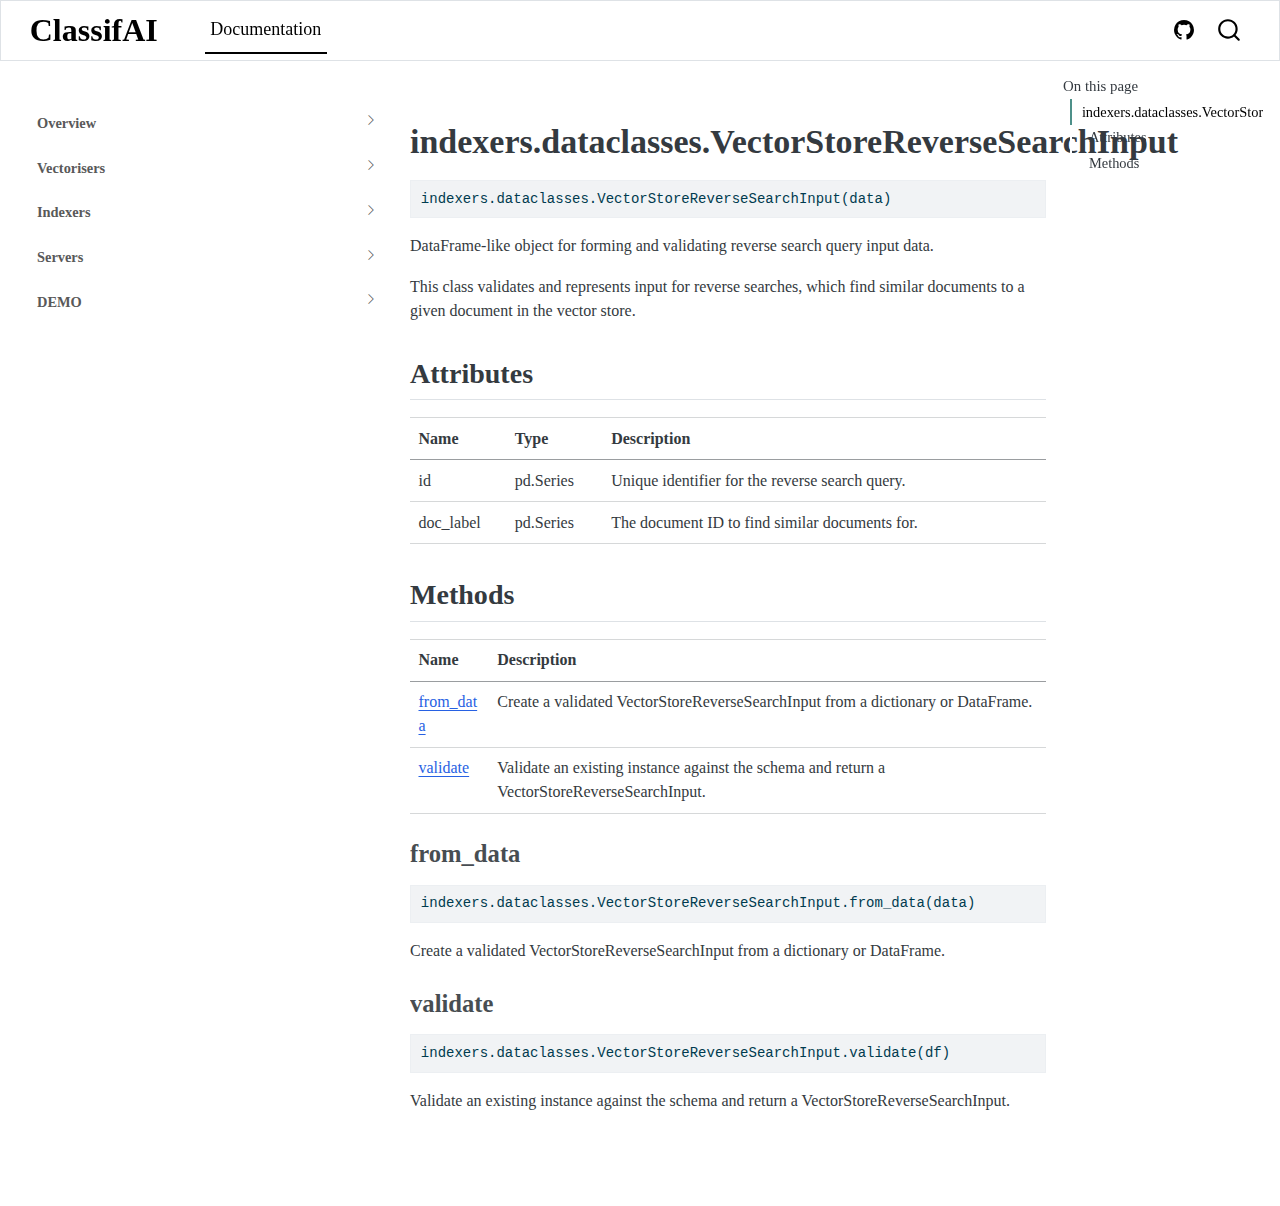
<file: docs/indexers.dataclasses.VectorStoreReverseSearchInput.html>
<!DOCTYPE html>
<html xmlns="http://www.w3.org/1999/xhtml" lang="en" xml:lang="en"><head>

<meta charset="utf-8">
<meta name="generator" content="quarto-1.9.36">

<meta name="viewport" content="width=device-width, initial-scale=1.0, user-scalable=yes">


<title>indexers.dataclasses.vectorstorereversesearchinput – ClassifAI</title>
<style>
/* Default styles provided by pandoc.
** See https://pandoc.org/MANUAL.html#variables-for-html for config info.
*/
code{white-space: pre-wrap;}
span.smallcaps{font-variant: small-caps;}
div.columns{display: flex; gap: min(4vw, 1.5em);}
div.column{flex: auto; overflow-x: auto;}
div.hanging-indent{margin-left: 1.5em; text-indent: -1.5em;}
ul.task-list{list-style: none;}
ul.task-list li input[type="checkbox"] {
  width: 0.8em;
  margin: 0 0.8em 0.2em -1em; /* quarto-specific, see https://github.com/quarto-dev/quarto-cli/issues/4556 */ 
  vertical-align: middle;
}
/* CSS for syntax highlighting */
html { -webkit-text-size-adjust: 100%; }
pre > code.sourceCode { white-space: pre; position: relative; }
pre > code.sourceCode > span { display: inline-block; line-height: 1.25; }
pre > code.sourceCode > span:empty { height: 1.2em; }
.sourceCode { overflow: visible; }
code.sourceCode > span { color: inherit; text-decoration: inherit; }
div.sourceCode { margin: 1em 0; }
pre.sourceCode { margin: 0; }
@media screen {
div.sourceCode { overflow: auto; }
}
@media print {
pre > code.sourceCode { white-space: pre-wrap; }
pre > code.sourceCode > span { text-indent: -5em; padding-left: 5em; }
}
pre.numberSource code
  { counter-reset: source-line 0; }
pre.numberSource code > span
  { position: relative; left: -4em; counter-increment: source-line; }
pre.numberSource code > span > a:first-child::before
  { content: counter(source-line);
    position: relative; left: -1em; text-align: right; vertical-align: baseline;
    border: none; display: inline-block;
    -webkit-touch-callout: none; -webkit-user-select: none;
    -khtml-user-select: none; -moz-user-select: none;
    -ms-user-select: none; user-select: none;
    padding: 0 4px; width: 4em;
  }
pre.numberSource { margin-left: 3em;  padding-left: 4px; }
div.sourceCode
  {   }
@media screen {
pre > code.sourceCode > span > a:first-child::before { text-decoration: underline; }
}
</style>


<script src="../site_libs/quarto-nav/quarto-nav.js"></script>
<script src="../site_libs/quarto-nav/headroom.min.js"></script>
<script src="../site_libs/clipboard/clipboard.min.js"></script>
<script src="../site_libs/quarto-search/autocomplete.umd.js"></script>
<script src="../site_libs/quarto-search/fuse.min.js"></script>
<script src="../site_libs/quarto-search/quarto-search.js"></script>
<meta name="quarto:offset" content="../">
<link href="../ons_favicon.ico" rel="icon">
<script src="../site_libs/quarto-html/quarto.js" type="module"></script>
<script src="../site_libs/quarto-html/tabsets/tabsets.js" type="module"></script>
<script src="../site_libs/quarto-html/popper.min.js"></script>
<script src="../site_libs/quarto-html/tippy.umd.min.js"></script>
<script src="../site_libs/quarto-html/anchor.min.js"></script>
<link href="../site_libs/quarto-html/tippy.css" rel="stylesheet">
<link href="../site_libs/quarto-html/quarto-syntax-highlighting-845c23b38eaddc0f92fda52bfe77a8c8.css" rel="stylesheet" id="quarto-text-highlighting-styles">
<script src="../site_libs/bootstrap/bootstrap.min.js"></script>
<link href="../site_libs/bootstrap/bootstrap-icons.css" rel="stylesheet">
<link href="../site_libs/bootstrap/bootstrap-24111f2d7671a07c32a60419c31bd4a3.min.css" rel="stylesheet" append-hash="true" id="quarto-bootstrap" data-mode="light">
<script id="quarto-search-options" type="application/json">{
  "location": "navbar",
  "copy-button": false,
  "collapse-after": 3,
  "panel-placement": "end",
  "type": "overlay",
  "limit": 50,
  "keyboard-shortcut": [
    "f",
    "/",
    "s"
  ],
  "show-item-context": false,
  "language": {
    "search-no-results-text": "No results",
    "search-matching-documents-text": "matching documents",
    "search-copy-link-title": "Copy link to search",
    "search-hide-matches-text": "Hide additional matches",
    "search-more-match-text": "more match in this document",
    "search-more-matches-text": "more matches in this document",
    "search-clear-button-title": "Clear",
    "search-text-placeholder": "",
    "search-detached-cancel-button-title": "Cancel",
    "search-submit-button-title": "Submit",
    "search-label": "Search"
  }
}</script>


<link rel="stylesheet" href="../styles.css">
</head>

<body class="nav-sidebar floating nav-fixed quarto-light">

<div id="quarto-search-results"></div>
  <header id="quarto-header" class="headroom fixed-top">
    <nav class="navbar navbar-expand-lg " data-bs-theme="dark">
      <div class="navbar-container container-fluid">
      <div class="navbar-brand-container mx-auto">
    <a class="navbar-brand" href="../index.html">
    <span class="navbar-title">ClassifAI</span>
    </a>
  </div>
            <div id="quarto-search" class="" title="Search"></div>
          <button class="navbar-toggler" type="button" data-bs-toggle="collapse" data-bs-target="#navbarCollapse" aria-controls="navbarCollapse" role="menu" aria-expanded="false" aria-label="Toggle navigation" onclick="if (window.quartoToggleHeadroom) { window.quartoToggleHeadroom(); }">
  <span class="navbar-toggler-icon"></span>
</button>
          <div class="collapse navbar-collapse" id="navbarCollapse">
            <ul class="navbar-nav navbar-nav-scroll me-auto">
  <li class="nav-item">
    <a class="nav-link active" href="../docs/index.html" aria-current="page"> 
<span class="menu-text">Documentation</span></a>
  </li>  
</ul>
            <ul class="navbar-nav navbar-nav-scroll ms-auto">
  <li class="nav-item compact">
    <a class="nav-link" href="https://github.com/datasciencecampus/classifai"> <i class="bi bi-github" role="img">
</i> 
<span class="menu-text"></span></a>
  </li>  
</ul>
          </div> <!-- /navcollapse -->
            <div class="quarto-navbar-tools">
</div>
      </div> <!-- /container-fluid -->
    </nav>
  <nav class="quarto-secondary-nav">
    <div class="container-fluid d-flex">
      <button type="button" class="quarto-btn-toggle btn" data-bs-toggle="collapse" role="button" data-bs-target=".quarto-sidebar-collapse-item" aria-controls="quarto-sidebar" aria-expanded="false" aria-label="Toggle sidebar navigation" onclick="if (window.quartoToggleHeadroom) { window.quartoToggleHeadroom(); }">
        <i class="bi bi-layout-text-sidebar-reverse"></i>
      </button>
        <nav class="quarto-page-breadcrumbs" aria-label="breadcrumb"><ol class="breadcrumb"></ol></nav>
        <a class="flex-grow-1" role="navigation" data-bs-toggle="collapse" data-bs-target=".quarto-sidebar-collapse-item" aria-controls="quarto-sidebar" aria-expanded="false" aria-label="Toggle sidebar navigation" onclick="if (window.quartoToggleHeadroom) { window.quartoToggleHeadroom(); }">      
        </a>
    </div>
  </nav>
</header>
<!-- content -->
<div id="quarto-content" class="quarto-container page-columns page-rows-contents page-layout-article page-navbar">
<!-- sidebar -->
  <nav id="quarto-sidebar" class="sidebar collapse collapse-horizontal quarto-sidebar-collapse-item sidebar-navigation floating overflow-auto">
    <div class="sidebar-menu-container"> 
    <ul class="list-unstyled mt-1">
        <li class="sidebar-item sidebar-item-section">
      <div class="sidebar-item-container"> 
            <a class="sidebar-item-text sidebar-link text-start collapsed" data-bs-toggle="collapse" data-bs-target="#quarto-sidebar-section-1" role="navigation" aria-expanded="false">
 <span class="menu-text">Overview</span></a>
          <a class="sidebar-item-toggle text-start collapsed" data-bs-toggle="collapse" data-bs-target="#quarto-sidebar-section-1" role="navigation" aria-expanded="false" aria-label="Toggle section">
            <i class="bi bi-chevron-right ms-2"></i>
          </a> 
      </div>
      <ul id="quarto-sidebar-section-1" class="collapse list-unstyled sidebar-section depth1 ">  
          <li class="sidebar-item">
  <div class="sidebar-item-container"> 
  <a href="../docs/index.html" class="sidebar-item-text sidebar-link">
 <span class="menu-text">Function reference</span></a>
  </div>
</li>
      </ul>
  </li>
        <li class="sidebar-item sidebar-item-section">
      <div class="sidebar-item-container"> 
            <a class="sidebar-item-text sidebar-link text-start collapsed" data-bs-toggle="collapse" data-bs-target="#quarto-sidebar-section-2" role="navigation" aria-expanded="false">
 <span class="menu-text">Vectorisers</span></a>
          <a class="sidebar-item-toggle text-start collapsed" data-bs-toggle="collapse" data-bs-target="#quarto-sidebar-section-2" role="navigation" aria-expanded="false" aria-label="Toggle section">
            <i class="bi bi-chevron-right ms-2"></i>
          </a> 
      </div>
      <ul id="quarto-sidebar-section-2" class="collapse list-unstyled sidebar-section depth1 ">  
          <li class="sidebar-item sidebar-item-section">
      <div class="sidebar-item-container"> 
            <a class="sidebar-item-text sidebar-link text-start collapsed" data-bs-toggle="collapse" data-bs-target="#quarto-sidebar-section-3" role="navigation" aria-expanded="false">
 <span class="menu-text">Vectorisers Overview</span></a>
          <a class="sidebar-item-toggle text-start collapsed" data-bs-toggle="collapse" data-bs-target="#quarto-sidebar-section-3" role="navigation" aria-expanded="false" aria-label="Toggle section">
            <i class="bi bi-chevron-right ms-2"></i>
          </a> 
      </div>
      <ul id="quarto-sidebar-section-3" class="collapse list-unstyled sidebar-section depth2 ">  
          <li class="sidebar-item">
  <div class="sidebar-item-container"> 
  <a href="../docs/vectorisers.html" class="sidebar-item-text sidebar-link">
 <span class="menu-text">vectorisers</span></a>
  </div>
</li>
          <li class="sidebar-item">
  <div class="sidebar-item-container"> 
  <a href="../docs/vectorisers.base.VectoriserBase.html" class="sidebar-item-text sidebar-link">
 <span class="menu-text">vectorisers.base.VectoriserBase</span></a>
  </div>
</li>
          <li class="sidebar-item">
  <div class="sidebar-item-container"> 
  <a href="../docs/vectorisers.base.VectoriserBase.transform.html" class="sidebar-item-text sidebar-link">
 <span class="menu-text">vectorisers.base.VectoriserBase.transform</span></a>
  </div>
</li>
      </ul>
  </li>
          <li class="sidebar-item sidebar-item-section">
      <div class="sidebar-item-container"> 
            <a class="sidebar-item-text sidebar-link text-start collapsed" data-bs-toggle="collapse" data-bs-target="#quarto-sidebar-section-4" role="navigation" aria-expanded="false">
 <span class="menu-text">Specific Vectorisers</span></a>
          <a class="sidebar-item-toggle text-start collapsed" data-bs-toggle="collapse" data-bs-target="#quarto-sidebar-section-4" role="navigation" aria-expanded="false" aria-label="Toggle section">
            <i class="bi bi-chevron-right ms-2"></i>
          </a> 
      </div>
      <ul id="quarto-sidebar-section-4" class="collapse list-unstyled sidebar-section depth2 ">  
          <li class="sidebar-item">
  <div class="sidebar-item-container"> 
  <a href="../docs/vectorisers.huggingface.HuggingFaceVectoriser.html" class="sidebar-item-text sidebar-link">
 <span class="menu-text">vectorisers.huggingface.HuggingFaceVectoriser</span></a>
  </div>
</li>
          <li class="sidebar-item">
  <div class="sidebar-item-container"> 
  <a href="../docs/vectorisers.ollama.OllamaVectoriser.html" class="sidebar-item-text sidebar-link">
 <span class="menu-text">vectorisers.ollama.OllamaVectoriser</span></a>
  </div>
</li>
          <li class="sidebar-item">
  <div class="sidebar-item-container"> 
  <a href="../docs/vectorisers.gcp.GcpVectoriser.html" class="sidebar-item-text sidebar-link">
 <span class="menu-text">vectorisers.gcp.GcpVectoriser</span></a>
  </div>
</li>
      </ul>
  </li>
      </ul>
  </li>
        <li class="sidebar-item sidebar-item-section">
      <div class="sidebar-item-container"> 
            <a class="sidebar-item-text sidebar-link text-start collapsed" data-bs-toggle="collapse" data-bs-target="#quarto-sidebar-section-5" role="navigation" aria-expanded="false">
 <span class="menu-text">Indexers</span></a>
          <a class="sidebar-item-toggle text-start collapsed" data-bs-toggle="collapse" data-bs-target="#quarto-sidebar-section-5" role="navigation" aria-expanded="false" aria-label="Toggle section">
            <i class="bi bi-chevron-right ms-2"></i>
          </a> 
      </div>
      <ul id="quarto-sidebar-section-5" class="collapse list-unstyled sidebar-section depth1 ">  
          <li class="sidebar-item">
  <div class="sidebar-item-container"> 
  <a href="../docs/indexers.html" class="sidebar-item-text sidebar-link">
 <span class="menu-text">indexers</span></a>
  </div>
</li>
          <li class="sidebar-item">
  <div class="sidebar-item-container"> 
  <a href="../docs/indexers.VectorStore.html" class="sidebar-item-text sidebar-link">
 <span class="menu-text">indexers.VectorStore</span></a>
  </div>
</li>
          <li class="sidebar-item">
  <div class="sidebar-item-container"> 
  <a href="../docs/indexers.VectorStore.embed.html" class="sidebar-item-text sidebar-link">
 <span class="menu-text">indexers.VectorStore.embed</span></a>
  </div>
</li>
          <li class="sidebar-item">
  <div class="sidebar-item-container"> 
  <a href="../docs/indexers.VectorStore.search.html" class="sidebar-item-text sidebar-link">
 <span class="menu-text">indexers.VectorStore.search</span></a>
  </div>
</li>
          <li class="sidebar-item">
  <div class="sidebar-item-container"> 
  <a href="../docs/indexers.VectorStore.reverse_search.html" class="sidebar-item-text sidebar-link">
 <span class="menu-text">indexers.VectorStore.reverse_search</span></a>
  </div>
</li>
          <li class="sidebar-item">
  <div class="sidebar-item-container"> 
  <a href="../docs/indexers.VectorStore.from_filespace.html" class="sidebar-item-text sidebar-link">
 <span class="menu-text">indexers.VectorStore.from_filespace</span></a>
  </div>
</li>
          <li class="sidebar-item">
  <div class="sidebar-item-container"> 
  <a href="../docs/indexers.dataclasses.html" class="sidebar-item-text sidebar-link">
 <span class="menu-text">indexers.dataclasses</span></a>
  </div>
</li>
          <li class="sidebar-item sidebar-item-section">
      <div class="sidebar-item-container"> 
            <a class="sidebar-item-text sidebar-link text-start collapsed" data-bs-toggle="collapse" data-bs-target="#quarto-sidebar-section-6" role="navigation" aria-expanded="false">
 <span class="menu-text">Hooks</span></a>
          <a class="sidebar-item-toggle text-start collapsed" data-bs-toggle="collapse" data-bs-target="#quarto-sidebar-section-6" role="navigation" aria-expanded="false" aria-label="Toggle section">
            <i class="bi bi-chevron-right ms-2"></i>
          </a> 
      </div>
      <ul id="quarto-sidebar-section-6" class="collapse list-unstyled sidebar-section depth2 ">  
          <li class="sidebar-item">
  <div class="sidebar-item-container"> 
  <a href="../docs/indexers.hooks.html" class="sidebar-item-text sidebar-link">
 <span class="menu-text">indexers.hooks</span></a>
  </div>
</li>
          <li class="sidebar-item">
  <div class="sidebar-item-container"> 
  <a href="../docs/indexers.hooks.hook_factory.HookBase.html" class="sidebar-item-text sidebar-link">
 <span class="menu-text">indexers.hooks.hook_factory.HookBase</span></a>
  </div>
</li>
          <li class="sidebar-item">
  <div class="sidebar-item-container"> 
  <a href="../docs/indexers.hooks.default_hooks.html" class="sidebar-item-text sidebar-link">
 <span class="menu-text">indexers.hooks.default_hooks</span></a>
  </div>
</li>
          <li class="sidebar-item">
  <div class="sidebar-item-container"> 
  <a href="../docs/indexers.hooks.default_hooks.preprocessing.html" class="sidebar-item-text sidebar-link">
 <span class="menu-text">indexers.hooks.default_hooks.preprocessing</span></a>
  </div>
</li>
          <li class="sidebar-item">
  <div class="sidebar-item-container"> 
  <a href="../docs/indexers.hooks.default_hooks.preprocessing.CapitalisationStandardisingHook.html" class="sidebar-item-text sidebar-link">
 <span class="menu-text">indexers.hooks.default_hooks.preprocessing.CapitalisationStandardisingHook</span></a>
  </div>
</li>
          <li class="sidebar-item">
  <div class="sidebar-item-container"> 
  <a href="../docs/indexers.hooks.default_hooks.postprocessing.html" class="sidebar-item-text sidebar-link">
 <span class="menu-text">indexers.hooks.default_hooks.postprocessing</span></a>
  </div>
</li>
          <li class="sidebar-item">
  <div class="sidebar-item-container"> 
  <a href="../docs/indexers.hooks.default_hooks.postprocessing.DeduplicationHook.html" class="sidebar-item-text sidebar-link">
 <span class="menu-text">indexers.hooks.default_hooks.postprocessing.DeduplicationHook</span></a>
  </div>
</li>
          <li class="sidebar-item">
  <div class="sidebar-item-container"> 
  <a href="../docs/indexers.hooks.default_hooks.postprocessing.RagHook.html" class="sidebar-item-text sidebar-link">
 <span class="menu-text">indexers.hooks.default_hooks.postprocessing.RagHook</span></a>
  </div>
</li>
      </ul>
  </li>
      </ul>
  </li>
        <li class="sidebar-item sidebar-item-section">
      <div class="sidebar-item-container"> 
            <a class="sidebar-item-text sidebar-link text-start collapsed" data-bs-toggle="collapse" data-bs-target="#quarto-sidebar-section-7" role="navigation" aria-expanded="false">
 <span class="menu-text">Servers</span></a>
          <a class="sidebar-item-toggle text-start collapsed" data-bs-toggle="collapse" data-bs-target="#quarto-sidebar-section-7" role="navigation" aria-expanded="false" aria-label="Toggle section">
            <i class="bi bi-chevron-right ms-2"></i>
          </a> 
      </div>
      <ul id="quarto-sidebar-section-7" class="collapse list-unstyled sidebar-section depth1 ">  
          <li class="sidebar-item">
  <div class="sidebar-item-container"> 
  <a href="../docs/servers.html" class="sidebar-item-text sidebar-link">
 <span class="menu-text">servers</span></a>
  </div>
</li>
          <li class="sidebar-item">
  <div class="sidebar-item-container"> 
  <a href="../docs/servers.get_router.html" class="sidebar-item-text sidebar-link">
 <span class="menu-text">servers.get_router</span></a>
  </div>
</li>
          <li class="sidebar-item">
  <div class="sidebar-item-container"> 
  <a href="../docs/servers.get_server.html" class="sidebar-item-text sidebar-link">
 <span class="menu-text">servers.get_server</span></a>
  </div>
</li>
          <li class="sidebar-item">
  <div class="sidebar-item-container"> 
  <a href="../docs/servers.run_server.html" class="sidebar-item-text sidebar-link">
 <span class="menu-text">servers.run_server</span></a>
  </div>
</li>
          <li class="sidebar-item">
  <div class="sidebar-item-container"> 
  <a href="../docs/servers.make_endpoints.html" class="sidebar-item-text sidebar-link">
 <span class="menu-text">servers.make_endpoints</span></a>
  </div>
</li>
      </ul>
  </li>
        <li class="sidebar-item sidebar-item-section">
      <div class="sidebar-item-container"> 
            <a class="sidebar-item-text sidebar-link text-start collapsed" data-bs-toggle="collapse" data-bs-target="#quarto-sidebar-section-8" role="navigation" aria-expanded="false">
 <span class="menu-text">DEMO</span></a>
          <a class="sidebar-item-toggle text-start collapsed" data-bs-toggle="collapse" data-bs-target="#quarto-sidebar-section-8" role="navigation" aria-expanded="false" aria-label="Toggle section">
            <i class="bi bi-chevron-right ms-2"></i>
          </a> 
      </div>
      <ul id="quarto-sidebar-section-8" class="collapse list-unstyled sidebar-section depth1 ">  
          <li class="sidebar-item">
  <div class="sidebar-item-container"> 
  <a href="../DEMO/README.html" class="sidebar-item-text sidebar-link">
 <span class="menu-text">Overview of Demonstrations &amp; Examples</span></a>
  </div>
</li>
          <li class="sidebar-item">
  <div class="sidebar-item-container"> 
  <a href="../DEMO/general_workflow_demo.html" class="sidebar-item-text sidebar-link">
 <span class="menu-text">✨ ClassifAI Demo - Introduction &amp; Basic Usage ✨</span></a>
  </div>
</li>
          <li class="sidebar-item">
  <div class="sidebar-item-container"> 
  <a href="../DEMO/custom_vectoriser.html" class="sidebar-item-text sidebar-link">
 <span class="menu-text">Creating Your Own Vectoriser</span></a>
  </div>
</li>
          <li class="sidebar-item">
  <div class="sidebar-item-container"> 
  <a href="../DEMO/using_hooks.html" class="sidebar-item-text sidebar-link">
 <span class="menu-text">VectorStore pre- and post- processing with <em>Hooks</em> 🪝</span></a>
  </div>
</li>
          <li class="sidebar-item">
  <div class="sidebar-item-container"> 
  <a href="../DEMO/ai_agent_hooks.html" class="sidebar-item-text sidebar-link">
 <span class="menu-text">AI agents in ClassifAI</span></a>
  </div>
</li>
      </ul>
  </li>
    </ul>
    </div>
</nav>
<div id="quarto-sidebar-glass" class="quarto-sidebar-collapse-item" data-bs-toggle="collapse" data-bs-target=".quarto-sidebar-collapse-item"></div>
<!-- margin-sidebar -->
    <div id="quarto-margin-sidebar" class="sidebar margin-sidebar">
        <nav id="TOC" role="doc-toc" class="toc-active">
    <h2 id="toc-title">On this page</h2>
   
  <ul>
  <li><a href="#classifai.indexers.dataclasses.VectorStoreReverseSearchInput" id="toc-classifai.indexers.dataclasses.VectorStoreReverseSearchInput" class="nav-link active" data-scroll-target="#classifai.indexers.dataclasses.VectorStoreReverseSearchInput">indexers.dataclasses.VectorStoreReverseSearchInput</a>
  <ul class="collapse">
  <li><a href="#attributes" id="toc-attributes" class="nav-link" data-scroll-target="#attributes">Attributes</a></li>
  <li><a href="#methods" id="toc-methods" class="nav-link" data-scroll-target="#methods">Methods</a>
  <ul class="collapse">
  <li><a href="#classifai.indexers.dataclasses.VectorStoreReverseSearchInput.from_data" id="toc-classifai.indexers.dataclasses.VectorStoreReverseSearchInput.from_data" class="nav-link" data-scroll-target="#classifai.indexers.dataclasses.VectorStoreReverseSearchInput.from_data">from_data</a></li>
  <li><a href="#classifai.indexers.dataclasses.VectorStoreReverseSearchInput.validate" id="toc-classifai.indexers.dataclasses.VectorStoreReverseSearchInput.validate" class="nav-link" data-scroll-target="#classifai.indexers.dataclasses.VectorStoreReverseSearchInput.validate">validate</a></li>
  </ul></li>
  </ul></li>
  </ul>
</nav>
    </div>
<!-- main -->
<main class="content" id="quarto-document-content"><header id="title-block-header" class="quarto-title-block"></header>




<section id="classifai.indexers.dataclasses.VectorStoreReverseSearchInput" class="level1">
<h1>indexers.dataclasses.VectorStoreReverseSearchInput</h1>
<div class="code-copy-outer-scaffold"><div class="sourceCode" id="cb1"><pre class="sourceCode python code-with-copy"><code class="sourceCode python"><span id="cb1-1"><a href="#cb1-1" aria-hidden="true" tabindex="-1"></a>indexers.dataclasses.VectorStoreReverseSearchInput(data)</span></code></pre></div><button title="Copy to Clipboard" class="code-copy-button"><i class="bi"></i></button></div>
<p>DataFrame-like object for forming and validating reverse search query input data.</p>
<p>This class validates and represents input for reverse searches, which find similar documents to a given document in the vector store.</p>
<section id="attributes" class="level2 doc-section doc-section-attributes">
<h2 class="doc-section doc-section-attributes anchored" data-anchor-id="attributes">Attributes</h2>
<table class="caption-top table">
<colgroup>
<col style="width: 15%">
<col style="width: 15%">
<col style="width: 69%">
</colgroup>
<thead>
<tr class="header">
<th>Name</th>
<th>Type</th>
<th>Description</th>
</tr>
</thead>
<tbody>
<tr class="odd">
<td>id</td>
<td>pd.Series</td>
<td>Unique identifier for the reverse search query.</td>
</tr>
<tr class="even">
<td>doc_label</td>
<td>pd.Series</td>
<td>The document ID to find similar documents for.</td>
</tr>
</tbody>
</table>
</section>
<section id="methods" class="level2">
<h2 class="anchored" data-anchor-id="methods">Methods</h2>
<table class="caption-top table">
<thead>
<tr class="header">
<th>Name</th>
<th>Description</th>
</tr>
</thead>
<tbody>
<tr class="odd">
<td><a href="#classifai.indexers.dataclasses.VectorStoreReverseSearchInput.from_data">from_data</a></td>
<td>Create a validated VectorStoreReverseSearchInput from a dictionary or DataFrame.</td>
</tr>
<tr class="even">
<td><a href="#classifai.indexers.dataclasses.VectorStoreReverseSearchInput.validate">validate</a></td>
<td>Validate an existing instance against the schema and return a VectorStoreReverseSearchInput.</td>
</tr>
</tbody>
</table>
<section id="classifai.indexers.dataclasses.VectorStoreReverseSearchInput.from_data" class="level3">
<h3 class="anchored" data-anchor-id="classifai.indexers.dataclasses.VectorStoreReverseSearchInput.from_data">from_data</h3>
<div class="code-copy-outer-scaffold"><div class="sourceCode" id="cb2"><pre class="sourceCode python code-with-copy"><code class="sourceCode python"><span id="cb2-1"><a href="#cb2-1" aria-hidden="true" tabindex="-1"></a>indexers.dataclasses.VectorStoreReverseSearchInput.from_data(data)</span></code></pre></div><button title="Copy to Clipboard" class="code-copy-button"><i class="bi"></i></button></div>
<p>Create a validated VectorStoreReverseSearchInput from a dictionary or DataFrame.</p>
</section>
<section id="classifai.indexers.dataclasses.VectorStoreReverseSearchInput.validate" class="level3">
<h3 class="anchored" data-anchor-id="classifai.indexers.dataclasses.VectorStoreReverseSearchInput.validate">validate</h3>
<div class="code-copy-outer-scaffold"><div class="sourceCode" id="cb3"><pre class="sourceCode python code-with-copy"><code class="sourceCode python"><span id="cb3-1"><a href="#cb3-1" aria-hidden="true" tabindex="-1"></a>indexers.dataclasses.VectorStoreReverseSearchInput.validate(df)</span></code></pre></div><button title="Copy to Clipboard" class="code-copy-button"><i class="bi"></i></button></div>
<p>Validate an existing instance against the schema and return a VectorStoreReverseSearchInput.</p>


</section>
</section>
</section>

</main> <!-- /main -->
<script id="quarto-html-after-body" type="application/javascript">
  window.document.addEventListener("DOMContentLoaded", function (event) {
    const icon = "";
    const anchorJS = new window.AnchorJS();
    anchorJS.options = {
      placement: 'right',
      icon: icon
    };
    anchorJS.add('.anchored');
    const isCodeAnnotation = (el) => {
      for (const clz of el.classList) {
        if (clz.startsWith('code-annotation-')) {                     
          return true;
        }
      }
      return false;
    }
    const onCopySuccess = function(e) {
      // button target
      const button = e.trigger;
      // don't keep focus
      button.blur();
      // flash "checked"
      button.classList.add('code-copy-button-checked');
      var currentTitle = button.getAttribute("title");
      button.setAttribute("title", "Copied!");
      let tooltip;
      if (window.bootstrap) {
        button.setAttribute("data-bs-toggle", "tooltip");
        button.setAttribute("data-bs-placement", "left");
        button.setAttribute("data-bs-title", "Copied!");
        tooltip = new bootstrap.Tooltip(button, 
          { trigger: "manual", 
            customClass: "code-copy-button-tooltip",
            offset: [0, -8]});
        tooltip.show();    
      }
      setTimeout(function() {
        if (tooltip) {
          tooltip.hide();
          button.removeAttribute("data-bs-title");
          button.removeAttribute("data-bs-toggle");
          button.removeAttribute("data-bs-placement");
        }
        button.setAttribute("title", currentTitle);
        button.classList.remove('code-copy-button-checked');
      }, 1000);
      // clear code selection
      e.clearSelection();
    }
    const getTextToCopy = function(trigger) {
      const outerScaffold = trigger.parentElement.cloneNode(true);
      const codeEl = outerScaffold.querySelector('code');
      for (const childEl of codeEl.children) {
        if (isCodeAnnotation(childEl)) {
          childEl.remove();
        }
      }
      return codeEl.innerText;
    }
    const clipboard = new window.ClipboardJS('.code-copy-button:not([data-in-quarto-modal])', {
      text: getTextToCopy
    });
    clipboard.on('success', onCopySuccess);
    if (window.document.getElementById('quarto-embedded-source-code-modal')) {
      const clipboardModal = new window.ClipboardJS('.code-copy-button[data-in-quarto-modal]', {
        text: getTextToCopy,
        container: window.document.getElementById('quarto-embedded-source-code-modal')
      });
      clipboardModal.on('success', onCopySuccess);
    }
      var localhostRegex = new RegExp(/^(?:http|https):\/\/localhost\:?[0-9]*\//);
      var mailtoRegex = new RegExp(/^mailto:/);
        var filterRegex = new RegExp("https:\/\/datasciencecampus\.github\.io\/classifai\/");
      var isInternal = (href) => {
          return filterRegex.test(href) || localhostRegex.test(href) || mailtoRegex.test(href);
      }
      // Inspect non-navigation links and adorn them if external
     var links = window.document.querySelectorAll('a[href]:not(.nav-link):not(.navbar-brand):not(.toc-action):not(.sidebar-link):not(.sidebar-item-toggle):not(.pagination-link):not(.no-external):not([aria-hidden]):not(.dropdown-item):not(.quarto-navigation-tool):not(.about-link)');
      for (var i=0; i<links.length; i++) {
        const link = links[i];
        if (!isInternal(link.href)) {
          // undo the damage that might have been done by quarto-nav.js in the case of
          // links that we want to consider external
          if (link.dataset.originalHref !== undefined) {
            link.href = link.dataset.originalHref;
          }
        }
      }
    function tippyHover(el, contentFn, onTriggerFn, onUntriggerFn) {
      const config = {
        allowHTML: true,
        maxWidth: 500,
        delay: 100,
        arrow: false,
        appendTo: function(el) {
            return el.parentElement;
        },
        interactive: true,
        interactiveBorder: 10,
        theme: 'quarto',
        placement: 'bottom-start',
      };
      if (contentFn) {
        config.content = contentFn;
      }
      if (onTriggerFn) {
        config.onTrigger = onTriggerFn;
      }
      if (onUntriggerFn) {
        config.onUntrigger = onUntriggerFn;
      }
      window.tippy(el, config); 
    }
    const noterefs = window.document.querySelectorAll('a[role="doc-noteref"]');
    for (var i=0; i<noterefs.length; i++) {
      const ref = noterefs[i];
      tippyHover(ref, function() {
        // use id or data attribute instead here
        let href = ref.getAttribute('data-footnote-href') || ref.getAttribute('href');
        try { href = new URL(href).hash; } catch {}
        const id = href.replace(/^#\/?/, "");
        const note = window.document.getElementById(id);
        if (note) {
          return note.innerHTML;
        } else {
          return "";
        }
      });
    }
    const xrefs = window.document.querySelectorAll('a.quarto-xref');
    const processXRef = (id, note) => {
      // Strip column container classes
      const stripColumnClz = (el) => {
        el.classList.remove("page-full", "page-columns");
        if (el.children) {
          for (const child of el.children) {
            stripColumnClz(child);
          }
        }
      }
      stripColumnClz(note)
      if (id === null || id.startsWith('sec-')) {
        // Special case sections, only their first couple elements
        const container = document.createElement("div");
        if (note.children && note.children.length > 2) {
          container.appendChild(note.children[0].cloneNode(true));
          for (let i = 1; i < note.children.length; i++) {
            const child = note.children[i];
            if (child.tagName === "P" && child.innerText === "") {
              continue;
            } else {
              container.appendChild(child.cloneNode(true));
              break;
            }
          }
          if (window.Quarto?.typesetMath) {
            window.Quarto.typesetMath(container);
          }
          return container.innerHTML
        } else {
          if (window.Quarto?.typesetMath) {
            window.Quarto.typesetMath(note);
          }
          return note.innerHTML;
        }
      } else {
        // Remove any anchor links if they are present
        const anchorLink = note.querySelector('a.anchorjs-link');
        if (anchorLink) {
          anchorLink.remove();
        }
        if (window.Quarto?.typesetMath) {
          window.Quarto.typesetMath(note);
        }
        if (note.classList.contains("callout")) {
          return note.outerHTML;
        } else {
          return note.innerHTML;
        }
      }
    }
    for (var i=0; i<xrefs.length; i++) {
      const xref = xrefs[i];
      tippyHover(xref, undefined, function(instance) {
        instance.disable();
        let url = xref.getAttribute('href');
        let hash = undefined; 
        if (url.startsWith('#')) {
          hash = url;
        } else {
          try { hash = new URL(url).hash; } catch {}
        }
        if (hash) {
          const id = hash.replace(/^#\/?/, "");
          const note = window.document.getElementById(id);
          if (note !== null) {
            try {
              const html = processXRef(id, note.cloneNode(true));
              instance.setContent(html);
            } finally {
              instance.enable();
              instance.show();
            }
          } else {
            // See if we can fetch this
            fetch(url.split('#')[0])
            .then(res => res.text())
            .then(html => {
              const parser = new DOMParser();
              const htmlDoc = parser.parseFromString(html, "text/html");
              const note = htmlDoc.getElementById(id);
              if (note !== null) {
                const html = processXRef(id, note);
                instance.setContent(html);
              } 
            }).finally(() => {
              instance.enable();
              instance.show();
            });
          }
        } else {
          // See if we can fetch a full url (with no hash to target)
          // This is a special case and we should probably do some content thinning / targeting
          fetch(url)
          .then(res => res.text())
          .then(html => {
            const parser = new DOMParser();
            const htmlDoc = parser.parseFromString(html, "text/html");
            const note = htmlDoc.querySelector('main.content');
            if (note !== null) {
              // This should only happen for chapter cross references
              // (since there is no id in the URL)
              // remove the first header
              if (note.children.length > 0 && note.children[0].tagName === "HEADER") {
                note.children[0].remove();
              }
              const html = processXRef(null, note);
              instance.setContent(html);
            } 
          }).finally(() => {
            instance.enable();
            instance.show();
          });
        }
      }, function(instance) {
      });
    }
        let selectedAnnoteEl;
        const selectorForAnnotation = ( cell, annotation) => {
          let cellAttr = 'data-code-cell="' + cell + '"';
          let lineAttr = 'data-code-annotation="' +  annotation + '"';
          const selector = 'span[' + cellAttr + '][' + lineAttr + ']';
          return selector;
        }
        const selectCodeLines = (annoteEl) => {
          const doc = window.document;
          const targetCell = annoteEl.getAttribute("data-target-cell");
          const targetAnnotation = annoteEl.getAttribute("data-target-annotation");
          const annoteSpan = window.document.querySelector(selectorForAnnotation(targetCell, targetAnnotation));
          const lines = annoteSpan.getAttribute("data-code-lines").split(",");
          const lineIds = lines.map((line) => {
            return targetCell + "-" + line;
          })
          let top = null;
          let height = null;
          let parent = null;
          if (lineIds.length > 0) {
              //compute the position of the single el (top and bottom and make a div)
              const el = window.document.getElementById(lineIds[0]);
              top = el.offsetTop;
              height = el.offsetHeight;
              parent = el.parentElement.parentElement;
            if (lineIds.length > 1) {
              const lastEl = window.document.getElementById(lineIds[lineIds.length - 1]);
              const bottom = lastEl.offsetTop + lastEl.offsetHeight;
              height = bottom - top;
            }
            if (top !== null && height !== null && parent !== null) {
              // cook up a div (if necessary) and position it 
              let div = window.document.getElementById("code-annotation-line-highlight");
              if (div === null) {
                div = window.document.createElement("div");
                div.setAttribute("id", "code-annotation-line-highlight");
                div.style.position = 'absolute';
                parent.appendChild(div);
              }
              div.style.top = top - 2 + "px";
              div.style.height = height + 4 + "px";
              div.style.left = 0;
              let gutterDiv = window.document.getElementById("code-annotation-line-highlight-gutter");
              if (gutterDiv === null) {
                gutterDiv = window.document.createElement("div");
                gutterDiv.setAttribute("id", "code-annotation-line-highlight-gutter");
                gutterDiv.style.position = 'absolute';
                const codeCell = window.document.getElementById(targetCell);
                const gutter = codeCell.querySelector('.code-annotation-gutter');
                gutter.appendChild(gutterDiv);
              }
              gutterDiv.style.top = top - 2 + "px";
              gutterDiv.style.height = height + 4 + "px";
            }
            selectedAnnoteEl = annoteEl;
          }
        };
        const unselectCodeLines = () => {
          const elementsIds = ["code-annotation-line-highlight", "code-annotation-line-highlight-gutter"];
          elementsIds.forEach((elId) => {
            const div = window.document.getElementById(elId);
            if (div) {
              div.remove();
            }
          });
          selectedAnnoteEl = undefined;
        };
          // Handle positioning of the toggle
      window.addEventListener(
        "resize",
        throttle(() => {
          elRect = undefined;
          if (selectedAnnoteEl) {
            selectCodeLines(selectedAnnoteEl);
          }
        }, 10)
      );
      function throttle(fn, ms) {
      let throttle = false;
      let timer;
        return (...args) => {
          if(!throttle) { // first call gets through
              fn.apply(this, args);
              throttle = true;
          } else { // all the others get throttled
              if(timer) clearTimeout(timer); // cancel #2
              timer = setTimeout(() => {
                fn.apply(this, args);
                timer = throttle = false;
              }, ms);
          }
        };
      }
        // Attach click handler to the DT
        const annoteDls = window.document.querySelectorAll('dt[data-target-cell]');
        for (const annoteDlNode of annoteDls) {
          annoteDlNode.addEventListener('click', (event) => {
            const clickedEl = event.target;
            if (clickedEl !== selectedAnnoteEl) {
              unselectCodeLines();
              const activeEl = window.document.querySelector('dt[data-target-cell].code-annotation-active');
              if (activeEl) {
                activeEl.classList.remove('code-annotation-active');
              }
              selectCodeLines(clickedEl);
              clickedEl.classList.add('code-annotation-active');
            } else {
              // Unselect the line
              unselectCodeLines();
              clickedEl.classList.remove('code-annotation-active');
            }
          });
        }
    const findCites = (el) => {
      const parentEl = el.parentElement;
      if (parentEl) {
        const cites = parentEl.dataset.cites;
        if (cites) {
          return {
            el,
            cites: cites.split(' ')
          };
        } else {
          return findCites(el.parentElement)
        }
      } else {
        return undefined;
      }
    };
    var bibliorefs = window.document.querySelectorAll('a[role="doc-biblioref"]');
    for (var i=0; i<bibliorefs.length; i++) {
      const ref = bibliorefs[i];
      const citeInfo = findCites(ref);
      if (citeInfo) {
        tippyHover(citeInfo.el, function() {
          var popup = window.document.createElement('div');
          citeInfo.cites.forEach(function(cite) {
            var citeDiv = window.document.createElement('div');
            citeDiv.classList.add('hanging-indent');
            citeDiv.classList.add('csl-entry');
            var biblioDiv = window.document.getElementById('ref-' + cite);
            if (biblioDiv) {
              citeDiv.innerHTML = biblioDiv.innerHTML;
            }
            popup.appendChild(citeDiv);
          });
          return popup.innerHTML;
        });
      }
    }
  });
  </script>
</div> <!-- /content -->




</body></html>
</file>
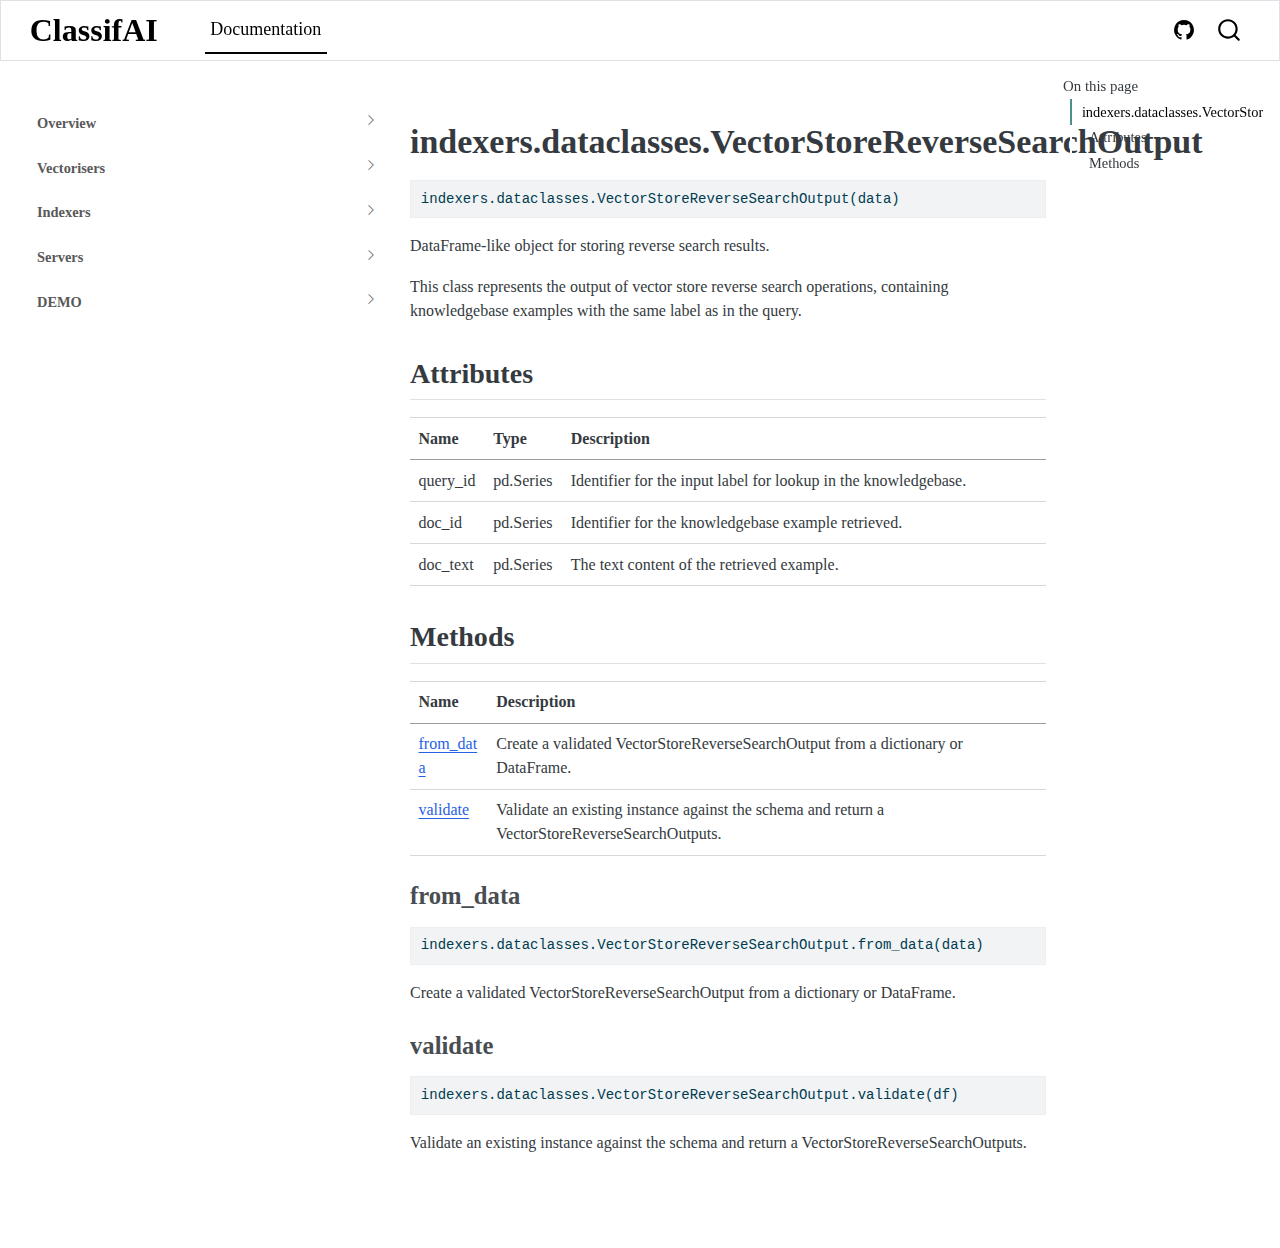
<file: docs/indexers.dataclasses.VectorStoreReverseSearchOutput.html>
<!DOCTYPE html>
<html xmlns="http://www.w3.org/1999/xhtml" lang="en" xml:lang="en"><head>

<meta charset="utf-8">
<meta name="generator" content="quarto-1.8.27">

<meta name="viewport" content="width=device-width, initial-scale=1.0, user-scalable=yes">


<title>indexers.dataclasses.vectorstorereversesearchoutput – ClassifAI</title>
<style>
code{white-space: pre-wrap;}
span.smallcaps{font-variant: small-caps;}
div.columns{display: flex; gap: min(4vw, 1.5em);}
div.column{flex: auto; overflow-x: auto;}
div.hanging-indent{margin-left: 1.5em; text-indent: -1.5em;}
ul.task-list{list-style: none;}
ul.task-list li input[type="checkbox"] {
  width: 0.8em;
  margin: 0 0.8em 0.2em -1em; /* quarto-specific, see https://github.com/quarto-dev/quarto-cli/issues/4556 */ 
  vertical-align: middle;
}
/* CSS for syntax highlighting */
html { -webkit-text-size-adjust: 100%; }
pre > code.sourceCode { white-space: pre; position: relative; }
pre > code.sourceCode > span { display: inline-block; line-height: 1.25; }
pre > code.sourceCode > span:empty { height: 1.2em; }
.sourceCode { overflow: visible; }
code.sourceCode > span { color: inherit; text-decoration: inherit; }
div.sourceCode { margin: 1em 0; }
pre.sourceCode { margin: 0; }
@media screen {
div.sourceCode { overflow: auto; }
}
@media print {
pre > code.sourceCode { white-space: pre-wrap; }
pre > code.sourceCode > span { text-indent: -5em; padding-left: 5em; }
}
pre.numberSource code
  { counter-reset: source-line 0; }
pre.numberSource code > span
  { position: relative; left: -4em; counter-increment: source-line; }
pre.numberSource code > span > a:first-child::before
  { content: counter(source-line);
    position: relative; left: -1em; text-align: right; vertical-align: baseline;
    border: none; display: inline-block;
    -webkit-touch-callout: none; -webkit-user-select: none;
    -khtml-user-select: none; -moz-user-select: none;
    -ms-user-select: none; user-select: none;
    padding: 0 4px; width: 4em;
  }
pre.numberSource { margin-left: 3em;  padding-left: 4px; }
div.sourceCode
  {   }
@media screen {
pre > code.sourceCode > span > a:first-child::before { text-decoration: underline; }
}
</style>


<script src="../site_libs/quarto-nav/quarto-nav.js"></script>
<script src="../site_libs/quarto-nav/headroom.min.js"></script>
<script src="../site_libs/clipboard/clipboard.min.js"></script>
<script src="../site_libs/quarto-search/autocomplete.umd.js"></script>
<script src="../site_libs/quarto-search/fuse.min.js"></script>
<script src="../site_libs/quarto-search/quarto-search.js"></script>
<meta name="quarto:offset" content="../">
<link href="../ons_favicon.ico" rel="icon">
<script src="../site_libs/quarto-html/quarto.js" type="module"></script>
<script src="../site_libs/quarto-html/tabsets/tabsets.js" type="module"></script>
<script src="../site_libs/quarto-html/axe/axe-check.js" type="module"></script>
<script src="../site_libs/quarto-html/popper.min.js"></script>
<script src="../site_libs/quarto-html/tippy.umd.min.js"></script>
<script src="../site_libs/quarto-html/anchor.min.js"></script>
<link href="../site_libs/quarto-html/tippy.css" rel="stylesheet">
<link href="../site_libs/quarto-html/quarto-syntax-highlighting-ed96de9b727972fe78a7b5d16c58bf87.css" rel="stylesheet" id="quarto-text-highlighting-styles">
<script src="../site_libs/bootstrap/bootstrap.min.js"></script>
<link href="../site_libs/bootstrap/bootstrap-icons.css" rel="stylesheet">
<link href="../site_libs/bootstrap/bootstrap-468133874b2c61eea53cdcd323bdbaac.min.css" rel="stylesheet" append-hash="true" id="quarto-bootstrap" data-mode="light">
<script id="quarto-search-options" type="application/json">{
  "location": "navbar",
  "copy-button": false,
  "collapse-after": 3,
  "panel-placement": "end",
  "type": "overlay",
  "limit": 50,
  "keyboard-shortcut": [
    "f",
    "/",
    "s"
  ],
  "show-item-context": false,
  "language": {
    "search-no-results-text": "No results",
    "search-matching-documents-text": "matching documents",
    "search-copy-link-title": "Copy link to search",
    "search-hide-matches-text": "Hide additional matches",
    "search-more-match-text": "more match in this document",
    "search-more-matches-text": "more matches in this document",
    "search-clear-button-title": "Clear",
    "search-text-placeholder": "",
    "search-detached-cancel-button-title": "Cancel",
    "search-submit-button-title": "Submit",
    "search-label": "Search"
  }
}</script>


<link rel="stylesheet" href="../styles.css">
</head>

<body class="nav-sidebar floating nav-fixed quarto-light">

<div id="quarto-search-results"></div>
  <header id="quarto-header" class="headroom fixed-top">
    <nav class="navbar navbar-expand-lg " data-bs-theme="dark">
      <div class="navbar-container container-fluid">
      <div class="navbar-brand-container mx-auto">
    <a class="navbar-brand" href="../index.html">
    <span class="navbar-title">ClassifAI</span>
    </a>
  </div>
            <div id="quarto-search" class="" title="Search"></div>
          <button class="navbar-toggler" type="button" data-bs-toggle="collapse" data-bs-target="#navbarCollapse" aria-controls="navbarCollapse" role="menu" aria-expanded="false" aria-label="Toggle navigation" onclick="if (window.quartoToggleHeadroom) { window.quartoToggleHeadroom(); }">
  <span class="navbar-toggler-icon"></span>
</button>
          <div class="collapse navbar-collapse" id="navbarCollapse">
            <ul class="navbar-nav navbar-nav-scroll me-auto">
  <li class="nav-item">
    <a class="nav-link active" href="../docs/index.html" aria-current="page"> 
<span class="menu-text">Documentation</span></a>
  </li>  
</ul>
            <ul class="navbar-nav navbar-nav-scroll ms-auto">
  <li class="nav-item compact">
    <a class="nav-link" href="https://github.com/datasciencecampus/classifai"> <i class="bi bi-github" role="img">
</i> 
<span class="menu-text"></span></a>
  </li>  
</ul>
          </div> <!-- /navcollapse -->
            <div class="quarto-navbar-tools">
</div>
      </div> <!-- /container-fluid -->
    </nav>
  <nav class="quarto-secondary-nav">
    <div class="container-fluid d-flex">
      <button type="button" class="quarto-btn-toggle btn" data-bs-toggle="collapse" role="button" data-bs-target=".quarto-sidebar-collapse-item" aria-controls="quarto-sidebar" aria-expanded="false" aria-label="Toggle sidebar navigation" onclick="if (window.quartoToggleHeadroom) { window.quartoToggleHeadroom(); }">
        <i class="bi bi-layout-text-sidebar-reverse"></i>
      </button>
        <nav class="quarto-page-breadcrumbs" aria-label="breadcrumb"><ol class="breadcrumb"></ol></nav>
        <a class="flex-grow-1" role="navigation" data-bs-toggle="collapse" data-bs-target=".quarto-sidebar-collapse-item" aria-controls="quarto-sidebar" aria-expanded="false" aria-label="Toggle sidebar navigation" onclick="if (window.quartoToggleHeadroom) { window.quartoToggleHeadroom(); }">      
        </a>
    </div>
  </nav>
</header>
<!-- content -->
<div id="quarto-content" class="quarto-container page-columns page-rows-contents page-layout-article page-navbar">
<!-- sidebar -->
  <nav id="quarto-sidebar" class="sidebar collapse collapse-horizontal quarto-sidebar-collapse-item sidebar-navigation floating overflow-auto">
    <div class="sidebar-menu-container"> 
    <ul class="list-unstyled mt-1">
        <li class="sidebar-item sidebar-item-section">
      <div class="sidebar-item-container"> 
            <a class="sidebar-item-text sidebar-link text-start collapsed" data-bs-toggle="collapse" data-bs-target="#quarto-sidebar-section-1" role="navigation" aria-expanded="false">
 <span class="menu-text">Overview</span></a>
          <a class="sidebar-item-toggle text-start collapsed" data-bs-toggle="collapse" data-bs-target="#quarto-sidebar-section-1" role="navigation" aria-expanded="false" aria-label="Toggle section">
            <i class="bi bi-chevron-right ms-2"></i>
          </a> 
      </div>
      <ul id="quarto-sidebar-section-1" class="collapse list-unstyled sidebar-section depth1 ">  
          <li class="sidebar-item">
  <div class="sidebar-item-container"> 
  <a href="../docs/index.html" class="sidebar-item-text sidebar-link">
 <span class="menu-text">Function reference</span></a>
  </div>
</li>
      </ul>
  </li>
        <li class="sidebar-item sidebar-item-section">
      <div class="sidebar-item-container"> 
            <a class="sidebar-item-text sidebar-link text-start collapsed" data-bs-toggle="collapse" data-bs-target="#quarto-sidebar-section-2" role="navigation" aria-expanded="false">
 <span class="menu-text">Vectorisers</span></a>
          <a class="sidebar-item-toggle text-start collapsed" data-bs-toggle="collapse" data-bs-target="#quarto-sidebar-section-2" role="navigation" aria-expanded="false" aria-label="Toggle section">
            <i class="bi bi-chevron-right ms-2"></i>
          </a> 
      </div>
      <ul id="quarto-sidebar-section-2" class="collapse list-unstyled sidebar-section depth1 ">  
          <li class="sidebar-item sidebar-item-section">
      <div class="sidebar-item-container"> 
            <a class="sidebar-item-text sidebar-link text-start collapsed" data-bs-toggle="collapse" data-bs-target="#quarto-sidebar-section-3" role="navigation" aria-expanded="false">
 <span class="menu-text">Vectorisers Overview</span></a>
          <a class="sidebar-item-toggle text-start collapsed" data-bs-toggle="collapse" data-bs-target="#quarto-sidebar-section-3" role="navigation" aria-expanded="false" aria-label="Toggle section">
            <i class="bi bi-chevron-right ms-2"></i>
          </a> 
      </div>
      <ul id="quarto-sidebar-section-3" class="collapse list-unstyled sidebar-section depth2 ">  
          <li class="sidebar-item">
  <div class="sidebar-item-container"> 
  <a href="../docs/vectorisers.html" class="sidebar-item-text sidebar-link">
 <span class="menu-text">vectorisers</span></a>
  </div>
</li>
          <li class="sidebar-item">
  <div class="sidebar-item-container"> 
  <a href="../docs/vectorisers.base.VectoriserBase.html" class="sidebar-item-text sidebar-link">
 <span class="menu-text">vectorisers.base.VectoriserBase</span></a>
  </div>
</li>
          <li class="sidebar-item">
  <div class="sidebar-item-container"> 
  <a href="../docs/vectorisers.base.VectoriserBase.transform.html" class="sidebar-item-text sidebar-link">
 <span class="menu-text">vectorisers.base.VectoriserBase.transform</span></a>
  </div>
</li>
      </ul>
  </li>
          <li class="sidebar-item sidebar-item-section">
      <div class="sidebar-item-container"> 
            <a class="sidebar-item-text sidebar-link text-start collapsed" data-bs-toggle="collapse" data-bs-target="#quarto-sidebar-section-4" role="navigation" aria-expanded="false">
 <span class="menu-text">Specific Vectorisers</span></a>
          <a class="sidebar-item-toggle text-start collapsed" data-bs-toggle="collapse" data-bs-target="#quarto-sidebar-section-4" role="navigation" aria-expanded="false" aria-label="Toggle section">
            <i class="bi bi-chevron-right ms-2"></i>
          </a> 
      </div>
      <ul id="quarto-sidebar-section-4" class="collapse list-unstyled sidebar-section depth2 ">  
          <li class="sidebar-item">
  <div class="sidebar-item-container"> 
  <a href="../docs/vectorisers.huggingface.HuggingFaceVectoriser.html" class="sidebar-item-text sidebar-link">
 <span class="menu-text">vectorisers.huggingface.HuggingFaceVectoriser</span></a>
  </div>
</li>
          <li class="sidebar-item">
  <div class="sidebar-item-container"> 
  <a href="../docs/vectorisers.ollama.OllamaVectoriser.html" class="sidebar-item-text sidebar-link">
 <span class="menu-text">vectorisers.ollama.OllamaVectoriser</span></a>
  </div>
</li>
          <li class="sidebar-item">
  <div class="sidebar-item-container"> 
  <a href="../docs/vectorisers.gcp.GcpVectoriser.html" class="sidebar-item-text sidebar-link">
 <span class="menu-text">vectorisers.gcp.GcpVectoriser</span></a>
  </div>
</li>
      </ul>
  </li>
      </ul>
  </li>
        <li class="sidebar-item sidebar-item-section">
      <div class="sidebar-item-container"> 
            <a class="sidebar-item-text sidebar-link text-start collapsed" data-bs-toggle="collapse" data-bs-target="#quarto-sidebar-section-5" role="navigation" aria-expanded="false">
 <span class="menu-text">Indexers</span></a>
          <a class="sidebar-item-toggle text-start collapsed" data-bs-toggle="collapse" data-bs-target="#quarto-sidebar-section-5" role="navigation" aria-expanded="false" aria-label="Toggle section">
            <i class="bi bi-chevron-right ms-2"></i>
          </a> 
      </div>
      <ul id="quarto-sidebar-section-5" class="collapse list-unstyled sidebar-section depth1 ">  
          <li class="sidebar-item">
  <div class="sidebar-item-container"> 
  <a href="../docs/indexers.html" class="sidebar-item-text sidebar-link">
 <span class="menu-text">indexers</span></a>
  </div>
</li>
          <li class="sidebar-item">
  <div class="sidebar-item-container"> 
  <a href="../docs/indexers.VectorStore.html" class="sidebar-item-text sidebar-link">
 <span class="menu-text">indexers.VectorStore</span></a>
  </div>
</li>
          <li class="sidebar-item">
  <div class="sidebar-item-container"> 
  <a href="../docs/indexers.VectorStore.embed.html" class="sidebar-item-text sidebar-link">
 <span class="menu-text">indexers.VectorStore.embed</span></a>
  </div>
</li>
          <li class="sidebar-item">
  <div class="sidebar-item-container"> 
  <a href="../docs/indexers.VectorStore.search.html" class="sidebar-item-text sidebar-link">
 <span class="menu-text">indexers.VectorStore.search</span></a>
  </div>
</li>
          <li class="sidebar-item">
  <div class="sidebar-item-container"> 
  <a href="../docs/indexers.VectorStore.reverse_search.html" class="sidebar-item-text sidebar-link">
 <span class="menu-text">indexers.VectorStore.reverse_search</span></a>
  </div>
</li>
          <li class="sidebar-item">
  <div class="sidebar-item-container"> 
  <a href="../docs/indexers.VectorStore.from_filespace.html" class="sidebar-item-text sidebar-link">
 <span class="menu-text">indexers.VectorStore.from_filespace</span></a>
  </div>
</li>
          <li class="sidebar-item">
  <div class="sidebar-item-container"> 
  <a href="../docs/indexers.dataclasses.html" class="sidebar-item-text sidebar-link">
 <span class="menu-text">indexers.dataclasses</span></a>
  </div>
</li>
      </ul>
  </li>
        <li class="sidebar-item sidebar-item-section">
      <div class="sidebar-item-container"> 
            <a class="sidebar-item-text sidebar-link text-start collapsed" data-bs-toggle="collapse" data-bs-target="#quarto-sidebar-section-6" role="navigation" aria-expanded="false">
 <span class="menu-text">Servers</span></a>
          <a class="sidebar-item-toggle text-start collapsed" data-bs-toggle="collapse" data-bs-target="#quarto-sidebar-section-6" role="navigation" aria-expanded="false" aria-label="Toggle section">
            <i class="bi bi-chevron-right ms-2"></i>
          </a> 
      </div>
      <ul id="quarto-sidebar-section-6" class="collapse list-unstyled sidebar-section depth1 ">  
          <li class="sidebar-item">
  <div class="sidebar-item-container"> 
  <a href="../docs/servers.html" class="sidebar-item-text sidebar-link">
 <span class="menu-text">servers</span></a>
  </div>
</li>
          <li class="sidebar-item">
  <div class="sidebar-item-container"> 
  <a href="../docs/servers.get_router.html" class="sidebar-item-text sidebar-link">
 <span class="menu-text">servers.get_router</span></a>
  </div>
</li>
          <li class="sidebar-item">
  <div class="sidebar-item-container"> 
  <a href="../docs/servers.get_server.html" class="sidebar-item-text sidebar-link">
 <span class="menu-text">servers.get_server</span></a>
  </div>
</li>
          <li class="sidebar-item">
  <div class="sidebar-item-container"> 
  <a href="../docs/servers.run_server.html" class="sidebar-item-text sidebar-link">
 <span class="menu-text">servers.run_server</span></a>
  </div>
</li>
          <li class="sidebar-item">
  <div class="sidebar-item-container"> 
  <a href="../docs/servers.make_endpoints.html" class="sidebar-item-text sidebar-link">
 <span class="menu-text">servers.make_endpoints</span></a>
  </div>
</li>
      </ul>
  </li>
        <li class="sidebar-item sidebar-item-section">
      <div class="sidebar-item-container"> 
            <a class="sidebar-item-text sidebar-link text-start collapsed" data-bs-toggle="collapse" data-bs-target="#quarto-sidebar-section-7" role="navigation" aria-expanded="false">
 <span class="menu-text">DEMO</span></a>
          <a class="sidebar-item-toggle text-start collapsed" data-bs-toggle="collapse" data-bs-target="#quarto-sidebar-section-7" role="navigation" aria-expanded="false" aria-label="Toggle section">
            <i class="bi bi-chevron-right ms-2"></i>
          </a> 
      </div>
      <ul id="quarto-sidebar-section-7" class="collapse list-unstyled sidebar-section depth1 ">  
          <li class="sidebar-item">
  <div class="sidebar-item-container"> 
  <a href="../DEMO/README.html" class="sidebar-item-text sidebar-link">
 <span class="menu-text">Overview of Demonstrations &amp; Examples</span></a>
  </div>
</li>
          <li class="sidebar-item">
  <div class="sidebar-item-container"> 
  <a href="../DEMO/general_workflow_demo.html" class="sidebar-item-text sidebar-link">
 <span class="menu-text">✨ ClassifAI Demo - Introduction &amp; Basic Usage ✨</span></a>
  </div>
</li>
          <li class="sidebar-item">
  <div class="sidebar-item-container"> 
  <a href="../DEMO/custom_vectoriser.html" class="sidebar-item-text sidebar-link">
 <span class="menu-text">Creating Your Own Vectoriser</span></a>
  </div>
</li>
          <li class="sidebar-item">
  <div class="sidebar-item-container"> 
  <a href="../DEMO/custom_preprocessing_and_postprocessing_hooks.html" class="sidebar-item-text sidebar-link">
 <span class="menu-text">VectorStore pre- and post- processing logic with <i>Hooks</i>🪝</span></a>
  </div>
</li>
      </ul>
  </li>
    </ul>
    </div>
</nav>
<div id="quarto-sidebar-glass" class="quarto-sidebar-collapse-item" data-bs-toggle="collapse" data-bs-target=".quarto-sidebar-collapse-item"></div>
<!-- margin-sidebar -->
    <div id="quarto-margin-sidebar" class="sidebar margin-sidebar">
        <nav id="TOC" role="doc-toc" class="toc-active">
    <h2 id="toc-title">On this page</h2>
   
  <ul>
  <li><a href="#classifai.indexers.dataclasses.VectorStoreReverseSearchOutput" id="toc-classifai.indexers.dataclasses.VectorStoreReverseSearchOutput" class="nav-link active" data-scroll-target="#classifai.indexers.dataclasses.VectorStoreReverseSearchOutput">indexers.dataclasses.VectorStoreReverseSearchOutput</a>
  <ul class="collapse">
  <li><a href="#attributes" id="toc-attributes" class="nav-link" data-scroll-target="#attributes">Attributes</a></li>
  <li><a href="#methods" id="toc-methods" class="nav-link" data-scroll-target="#methods">Methods</a>
  <ul class="collapse">
  <li><a href="#classifai.indexers.dataclasses.VectorStoreReverseSearchOutput.from_data" id="toc-classifai.indexers.dataclasses.VectorStoreReverseSearchOutput.from_data" class="nav-link" data-scroll-target="#classifai.indexers.dataclasses.VectorStoreReverseSearchOutput.from_data">from_data</a></li>
  <li><a href="#classifai.indexers.dataclasses.VectorStoreReverseSearchOutput.validate" id="toc-classifai.indexers.dataclasses.VectorStoreReverseSearchOutput.validate" class="nav-link" data-scroll-target="#classifai.indexers.dataclasses.VectorStoreReverseSearchOutput.validate">validate</a></li>
  </ul></li>
  </ul></li>
  </ul>
</nav>
    </div>
<!-- main -->
<main class="content" id="quarto-document-content"><header id="title-block-header" class="quarto-title-block"></header>




<section id="classifai.indexers.dataclasses.VectorStoreReverseSearchOutput" class="level1">
<h1>indexers.dataclasses.VectorStoreReverseSearchOutput</h1>
<div class="code-copy-outer-scaffold"><div class="sourceCode" id="cb1"><pre class="sourceCode python code-with-copy"><code class="sourceCode python"><span id="cb1-1"><a href="#cb1-1" aria-hidden="true" tabindex="-1"></a>indexers.dataclasses.VectorStoreReverseSearchOutput(data)</span></code></pre></div><button title="Copy to Clipboard" class="code-copy-button"><i class="bi"></i></button></div>
<p>DataFrame-like object for storing reverse search results.</p>
<p>This class represents the output of vector store reverse search operations, containing knowledgebase examples with the same label as in the query.</p>
<section id="attributes" class="level2 doc-section doc-section-attributes">
<h2 class="doc-section doc-section-attributes anchored" data-anchor-id="attributes">Attributes</h2>
<table class="caption-top table">
<colgroup>
<col style="width: 11%">
<col style="width: 12%">
<col style="width: 75%">
</colgroup>
<thead>
<tr class="header">
<th>Name</th>
<th>Type</th>
<th>Description</th>
</tr>
</thead>
<tbody>
<tr class="odd">
<td>query_id</td>
<td>pd.Series</td>
<td>Identifier for the input label for lookup in the knowledgebase.</td>
</tr>
<tr class="even">
<td>doc_id</td>
<td>pd.Series</td>
<td>Identifier for the knowledgebase example retrieved.</td>
</tr>
<tr class="odd">
<td>doc_text</td>
<td>pd.Series</td>
<td>The text content of the retrieved example.</td>
</tr>
</tbody>
</table>
</section>
<section id="methods" class="level2">
<h2 class="anchored" data-anchor-id="methods">Methods</h2>
<table class="caption-top table">
<thead>
<tr class="header">
<th>Name</th>
<th>Description</th>
</tr>
</thead>
<tbody>
<tr class="odd">
<td><a href="#classifai.indexers.dataclasses.VectorStoreReverseSearchOutput.from_data">from_data</a></td>
<td>Create a validated VectorStoreReverseSearchOutput from a dictionary or DataFrame.</td>
</tr>
<tr class="even">
<td><a href="#classifai.indexers.dataclasses.VectorStoreReverseSearchOutput.validate">validate</a></td>
<td>Validate an existing instance against the schema and return a VectorStoreReverseSearchOutputs.</td>
</tr>
</tbody>
</table>
<section id="classifai.indexers.dataclasses.VectorStoreReverseSearchOutput.from_data" class="level3">
<h3 class="anchored" data-anchor-id="classifai.indexers.dataclasses.VectorStoreReverseSearchOutput.from_data">from_data</h3>
<div class="code-copy-outer-scaffold"><div class="sourceCode" id="cb2"><pre class="sourceCode python code-with-copy"><code class="sourceCode python"><span id="cb2-1"><a href="#cb2-1" aria-hidden="true" tabindex="-1"></a>indexers.dataclasses.VectorStoreReverseSearchOutput.from_data(data)</span></code></pre></div><button title="Copy to Clipboard" class="code-copy-button"><i class="bi"></i></button></div>
<p>Create a validated VectorStoreReverseSearchOutput from a dictionary or DataFrame.</p>
</section>
<section id="classifai.indexers.dataclasses.VectorStoreReverseSearchOutput.validate" class="level3">
<h3 class="anchored" data-anchor-id="classifai.indexers.dataclasses.VectorStoreReverseSearchOutput.validate">validate</h3>
<div class="code-copy-outer-scaffold"><div class="sourceCode" id="cb3"><pre class="sourceCode python code-with-copy"><code class="sourceCode python"><span id="cb3-1"><a href="#cb3-1" aria-hidden="true" tabindex="-1"></a>indexers.dataclasses.VectorStoreReverseSearchOutput.validate(df)</span></code></pre></div><button title="Copy to Clipboard" class="code-copy-button"><i class="bi"></i></button></div>
<p>Validate an existing instance against the schema and return a VectorStoreReverseSearchOutputs.</p>


</section>
</section>
</section>

</main> <!-- /main -->
<script id="quarto-html-after-body" type="application/javascript">
  window.document.addEventListener("DOMContentLoaded", function (event) {
    const icon = "";
    const anchorJS = new window.AnchorJS();
    anchorJS.options = {
      placement: 'right',
      icon: icon
    };
    anchorJS.add('.anchored');
    const isCodeAnnotation = (el) => {
      for (const clz of el.classList) {
        if (clz.startsWith('code-annotation-')) {                     
          return true;
        }
      }
      return false;
    }
    const onCopySuccess = function(e) {
      // button target
      const button = e.trigger;
      // don't keep focus
      button.blur();
      // flash "checked"
      button.classList.add('code-copy-button-checked');
      var currentTitle = button.getAttribute("title");
      button.setAttribute("title", "Copied!");
      let tooltip;
      if (window.bootstrap) {
        button.setAttribute("data-bs-toggle", "tooltip");
        button.setAttribute("data-bs-placement", "left");
        button.setAttribute("data-bs-title", "Copied!");
        tooltip = new bootstrap.Tooltip(button, 
          { trigger: "manual", 
            customClass: "code-copy-button-tooltip",
            offset: [0, -8]});
        tooltip.show();    
      }
      setTimeout(function() {
        if (tooltip) {
          tooltip.hide();
          button.removeAttribute("data-bs-title");
          button.removeAttribute("data-bs-toggle");
          button.removeAttribute("data-bs-placement");
        }
        button.setAttribute("title", currentTitle);
        button.classList.remove('code-copy-button-checked');
      }, 1000);
      // clear code selection
      e.clearSelection();
    }
    const getTextToCopy = function(trigger) {
      const outerScaffold = trigger.parentElement.cloneNode(true);
      const codeEl = outerScaffold.querySelector('code');
      for (const childEl of codeEl.children) {
        if (isCodeAnnotation(childEl)) {
          childEl.remove();
        }
      }
      return codeEl.innerText;
    }
    const clipboard = new window.ClipboardJS('.code-copy-button:not([data-in-quarto-modal])', {
      text: getTextToCopy
    });
    clipboard.on('success', onCopySuccess);
    if (window.document.getElementById('quarto-embedded-source-code-modal')) {
      const clipboardModal = new window.ClipboardJS('.code-copy-button[data-in-quarto-modal]', {
        text: getTextToCopy,
        container: window.document.getElementById('quarto-embedded-source-code-modal')
      });
      clipboardModal.on('success', onCopySuccess);
    }
      var localhostRegex = new RegExp(/^(?:http|https):\/\/localhost\:?[0-9]*\//);
      var mailtoRegex = new RegExp(/^mailto:/);
        var filterRegex = new RegExp("https:\/\/datasciencecampus\.github\.io\/classifai\/");
      var isInternal = (href) => {
          return filterRegex.test(href) || localhostRegex.test(href) || mailtoRegex.test(href);
      }
      // Inspect non-navigation links and adorn them if external
     var links = window.document.querySelectorAll('a[href]:not(.nav-link):not(.navbar-brand):not(.toc-action):not(.sidebar-link):not(.sidebar-item-toggle):not(.pagination-link):not(.no-external):not([aria-hidden]):not(.dropdown-item):not(.quarto-navigation-tool):not(.about-link)');
      for (var i=0; i<links.length; i++) {
        const link = links[i];
        if (!isInternal(link.href)) {
          // undo the damage that might have been done by quarto-nav.js in the case of
          // links that we want to consider external
          if (link.dataset.originalHref !== undefined) {
            link.href = link.dataset.originalHref;
          }
        }
      }
    function tippyHover(el, contentFn, onTriggerFn, onUntriggerFn) {
      const config = {
        allowHTML: true,
        maxWidth: 500,
        delay: 100,
        arrow: false,
        appendTo: function(el) {
            return el.parentElement;
        },
        interactive: true,
        interactiveBorder: 10,
        theme: 'quarto',
        placement: 'bottom-start',
      };
      if (contentFn) {
        config.content = contentFn;
      }
      if (onTriggerFn) {
        config.onTrigger = onTriggerFn;
      }
      if (onUntriggerFn) {
        config.onUntrigger = onUntriggerFn;
      }
      window.tippy(el, config); 
    }
    const noterefs = window.document.querySelectorAll('a[role="doc-noteref"]');
    for (var i=0; i<noterefs.length; i++) {
      const ref = noterefs[i];
      tippyHover(ref, function() {
        // use id or data attribute instead here
        let href = ref.getAttribute('data-footnote-href') || ref.getAttribute('href');
        try { href = new URL(href).hash; } catch {}
        const id = href.replace(/^#\/?/, "");
        const note = window.document.getElementById(id);
        if (note) {
          return note.innerHTML;
        } else {
          return "";
        }
      });
    }
    const xrefs = window.document.querySelectorAll('a.quarto-xref');
    const processXRef = (id, note) => {
      // Strip column container classes
      const stripColumnClz = (el) => {
        el.classList.remove("page-full", "page-columns");
        if (el.children) {
          for (const child of el.children) {
            stripColumnClz(child);
          }
        }
      }
      stripColumnClz(note)
      if (id === null || id.startsWith('sec-')) {
        // Special case sections, only their first couple elements
        const container = document.createElement("div");
        if (note.children && note.children.length > 2) {
          container.appendChild(note.children[0].cloneNode(true));
          for (let i = 1; i < note.children.length; i++) {
            const child = note.children[i];
            if (child.tagName === "P" && child.innerText === "") {
              continue;
            } else {
              container.appendChild(child.cloneNode(true));
              break;
            }
          }
          if (window.Quarto?.typesetMath) {
            window.Quarto.typesetMath(container);
          }
          return container.innerHTML
        } else {
          if (window.Quarto?.typesetMath) {
            window.Quarto.typesetMath(note);
          }
          return note.innerHTML;
        }
      } else {
        // Remove any anchor links if they are present
        const anchorLink = note.querySelector('a.anchorjs-link');
        if (anchorLink) {
          anchorLink.remove();
        }
        if (window.Quarto?.typesetMath) {
          window.Quarto.typesetMath(note);
        }
        if (note.classList.contains("callout")) {
          return note.outerHTML;
        } else {
          return note.innerHTML;
        }
      }
    }
    for (var i=0; i<xrefs.length; i++) {
      const xref = xrefs[i];
      tippyHover(xref, undefined, function(instance) {
        instance.disable();
        let url = xref.getAttribute('href');
        let hash = undefined; 
        if (url.startsWith('#')) {
          hash = url;
        } else {
          try { hash = new URL(url).hash; } catch {}
        }
        if (hash) {
          const id = hash.replace(/^#\/?/, "");
          const note = window.document.getElementById(id);
          if (note !== null) {
            try {
              const html = processXRef(id, note.cloneNode(true));
              instance.setContent(html);
            } finally {
              instance.enable();
              instance.show();
            }
          } else {
            // See if we can fetch this
            fetch(url.split('#')[0])
            .then(res => res.text())
            .then(html => {
              const parser = new DOMParser();
              const htmlDoc = parser.parseFromString(html, "text/html");
              const note = htmlDoc.getElementById(id);
              if (note !== null) {
                const html = processXRef(id, note);
                instance.setContent(html);
              } 
            }).finally(() => {
              instance.enable();
              instance.show();
            });
          }
        } else {
          // See if we can fetch a full url (with no hash to target)
          // This is a special case and we should probably do some content thinning / targeting
          fetch(url)
          .then(res => res.text())
          .then(html => {
            const parser = new DOMParser();
            const htmlDoc = parser.parseFromString(html, "text/html");
            const note = htmlDoc.querySelector('main.content');
            if (note !== null) {
              // This should only happen for chapter cross references
              // (since there is no id in the URL)
              // remove the first header
              if (note.children.length > 0 && note.children[0].tagName === "HEADER") {
                note.children[0].remove();
              }
              const html = processXRef(null, note);
              instance.setContent(html);
            } 
          }).finally(() => {
            instance.enable();
            instance.show();
          });
        }
      }, function(instance) {
      });
    }
        let selectedAnnoteEl;
        const selectorForAnnotation = ( cell, annotation) => {
          let cellAttr = 'data-code-cell="' + cell + '"';
          let lineAttr = 'data-code-annotation="' +  annotation + '"';
          const selector = 'span[' + cellAttr + '][' + lineAttr + ']';
          return selector;
        }
        const selectCodeLines = (annoteEl) => {
          const doc = window.document;
          const targetCell = annoteEl.getAttribute("data-target-cell");
          const targetAnnotation = annoteEl.getAttribute("data-target-annotation");
          const annoteSpan = window.document.querySelector(selectorForAnnotation(targetCell, targetAnnotation));
          const lines = annoteSpan.getAttribute("data-code-lines").split(",");
          const lineIds = lines.map((line) => {
            return targetCell + "-" + line;
          })
          let top = null;
          let height = null;
          let parent = null;
          if (lineIds.length > 0) {
              //compute the position of the single el (top and bottom and make a div)
              const el = window.document.getElementById(lineIds[0]);
              top = el.offsetTop;
              height = el.offsetHeight;
              parent = el.parentElement.parentElement;
            if (lineIds.length > 1) {
              const lastEl = window.document.getElementById(lineIds[lineIds.length - 1]);
              const bottom = lastEl.offsetTop + lastEl.offsetHeight;
              height = bottom - top;
            }
            if (top !== null && height !== null && parent !== null) {
              // cook up a div (if necessary) and position it 
              let div = window.document.getElementById("code-annotation-line-highlight");
              if (div === null) {
                div = window.document.createElement("div");
                div.setAttribute("id", "code-annotation-line-highlight");
                div.style.position = 'absolute';
                parent.appendChild(div);
              }
              div.style.top = top - 2 + "px";
              div.style.height = height + 4 + "px";
              div.style.left = 0;
              let gutterDiv = window.document.getElementById("code-annotation-line-highlight-gutter");
              if (gutterDiv === null) {
                gutterDiv = window.document.createElement("div");
                gutterDiv.setAttribute("id", "code-annotation-line-highlight-gutter");
                gutterDiv.style.position = 'absolute';
                const codeCell = window.document.getElementById(targetCell);
                const gutter = codeCell.querySelector('.code-annotation-gutter');
                gutter.appendChild(gutterDiv);
              }
              gutterDiv.style.top = top - 2 + "px";
              gutterDiv.style.height = height + 4 + "px";
            }
            selectedAnnoteEl = annoteEl;
          }
        };
        const unselectCodeLines = () => {
          const elementsIds = ["code-annotation-line-highlight", "code-annotation-line-highlight-gutter"];
          elementsIds.forEach((elId) => {
            const div = window.document.getElementById(elId);
            if (div) {
              div.remove();
            }
          });
          selectedAnnoteEl = undefined;
        };
          // Handle positioning of the toggle
      window.addEventListener(
        "resize",
        throttle(() => {
          elRect = undefined;
          if (selectedAnnoteEl) {
            selectCodeLines(selectedAnnoteEl);
          }
        }, 10)
      );
      function throttle(fn, ms) {
      let throttle = false;
      let timer;
        return (...args) => {
          if(!throttle) { // first call gets through
              fn.apply(this, args);
              throttle = true;
          } else { // all the others get throttled
              if(timer) clearTimeout(timer); // cancel #2
              timer = setTimeout(() => {
                fn.apply(this, args);
                timer = throttle = false;
              }, ms);
          }
        };
      }
        // Attach click handler to the DT
        const annoteDls = window.document.querySelectorAll('dt[data-target-cell]');
        for (const annoteDlNode of annoteDls) {
          annoteDlNode.addEventListener('click', (event) => {
            const clickedEl = event.target;
            if (clickedEl !== selectedAnnoteEl) {
              unselectCodeLines();
              const activeEl = window.document.querySelector('dt[data-target-cell].code-annotation-active');
              if (activeEl) {
                activeEl.classList.remove('code-annotation-active');
              }
              selectCodeLines(clickedEl);
              clickedEl.classList.add('code-annotation-active');
            } else {
              // Unselect the line
              unselectCodeLines();
              clickedEl.classList.remove('code-annotation-active');
            }
          });
        }
    const findCites = (el) => {
      const parentEl = el.parentElement;
      if (parentEl) {
        const cites = parentEl.dataset.cites;
        if (cites) {
          return {
            el,
            cites: cites.split(' ')
          };
        } else {
          return findCites(el.parentElement)
        }
      } else {
        return undefined;
      }
    };
    var bibliorefs = window.document.querySelectorAll('a[role="doc-biblioref"]');
    for (var i=0; i<bibliorefs.length; i++) {
      const ref = bibliorefs[i];
      const citeInfo = findCites(ref);
      if (citeInfo) {
        tippyHover(citeInfo.el, function() {
          var popup = window.document.createElement('div');
          citeInfo.cites.forEach(function(cite) {
            var citeDiv = window.document.createElement('div');
            citeDiv.classList.add('hanging-indent');
            citeDiv.classList.add('csl-entry');
            var biblioDiv = window.document.getElementById('ref-' + cite);
            if (biblioDiv) {
              citeDiv.innerHTML = biblioDiv.innerHTML;
            }
            popup.appendChild(citeDiv);
          });
          return popup.innerHTML;
        });
      }
    }
  });
  </script>
</div> <!-- /content -->




</body></html>
</file>
<file: site_libs/quarto-html/tippy.css>
.tippy-box[data-animation=fade][data-state=hidden]{opacity:0}[data-tippy-root]{max-width:calc(100vw - 10px)}.tippy-box{position:relative;background-color:#333;color:#fff;border-radius:4px;font-size:14px;line-height:1.4;white-space:normal;outline:0;transition-property:transform,visibility,opacity}.tippy-box[data-placement^=top]>.tippy-arrow{bottom:0}.tippy-box[data-placement^=top]>.tippy-arrow:before{bottom:-7px;left:0;border-width:8px 8px 0;border-top-color:initial;transform-origin:center top}.tippy-box[data-placement^=bottom]>.tippy-arrow{top:0}.tippy-box[data-placement^=bottom]>.tippy-arrow:before{top:-7px;left:0;border-width:0 8px 8px;border-bottom-color:initial;transform-origin:center bottom}.tippy-box[data-placement^=left]>.tippy-arrow{right:0}.tippy-box[data-placement^=left]>.tippy-arrow:before{border-width:8px 0 8px 8px;border-left-color:initial;right:-7px;transform-origin:center left}.tippy-box[data-placement^=right]>.tippy-arrow{left:0}.tippy-box[data-placement^=right]>.tippy-arrow:before{left:-7px;border-width:8px 8px 8px 0;border-right-color:initial;transform-origin:center right}.tippy-box[data-inertia][data-state=visible]{transition-timing-function:cubic-bezier(.54,1.5,.38,1.11)}.tippy-arrow{width:16px;height:16px;color:#333}.tippy-arrow:before{content:"";position:absolute;border-color:transparent;border-style:solid}.tippy-content{position:relative;padding:5px 9px;z-index:1}
</file>
<file: site_libs/quarto-html/quarto-syntax-highlighting-845c23b38eaddc0f92fda52bfe77a8c8.css>
/* quarto syntax highlight colors */
:root {
  --quarto-hl-ot-color: #003B4F;
  --quarto-hl-at-color: #657422;
  --quarto-hl-ss-color: #20794D;
  --quarto-hl-an-color: #5E5E5E;
  --quarto-hl-fu-color: #4758AB;
  --quarto-hl-st-color: #20794D;
  --quarto-hl-cf-color: #003B4F;
  --quarto-hl-op-color: #5E5E5E;
  --quarto-hl-er-color: #AD0000;
  --quarto-hl-bn-color: #AD0000;
  --quarto-hl-al-color: #AD0000;
  --quarto-hl-va-color: #111111;
  --quarto-hl-bu-color: inherit;
  --quarto-hl-ex-color: inherit;
  --quarto-hl-pp-color: #AD0000;
  --quarto-hl-in-color: #5E5E5E;
  --quarto-hl-vs-color: #20794D;
  --quarto-hl-wa-color: #5E5E5E;
  --quarto-hl-do-color: #5E5E5E;
  --quarto-hl-im-color: #00769E;
  --quarto-hl-ch-color: #20794D;
  --quarto-hl-dt-color: #AD0000;
  --quarto-hl-fl-color: #AD0000;
  --quarto-hl-co-color: #5E5E5E;
  --quarto-hl-cv-color: #5E5E5E;
  --quarto-hl-cn-color: #8f5902;
  --quarto-hl-sc-color: #5E5E5E;
  --quarto-hl-dv-color: #AD0000;
  --quarto-hl-kw-color: #003B4F;
}

/* other quarto variables */
:root {
  --quarto-font-monospace: SFMono-Regular, Menlo, Monaco, Consolas, "Liberation Mono", "Courier New", monospace;
}

/* syntax highlight based on Pandoc's rules */
pre > code.sourceCode > span {
  color: #003B4F;
}

code.sourceCode > span {
  color: #003B4F;
}

div.sourceCode,
div.sourceCode pre.sourceCode {
  color: #003B4F;
}

/* Normal */
code span {
  color: #003B4F;
}

/* Alert */
code span.al {
  color: #AD0000;
  font-style: inherit;
}

/* Annotation */
code span.an {
  color: #5E5E5E;
  font-style: inherit;
}

/* Attribute */
code span.at {
  color: #657422;
  font-style: inherit;
}

/* BaseN */
code span.bn {
  color: #AD0000;
  font-style: inherit;
}

/* BuiltIn */
code span.bu {
  font-style: inherit;
}

/* ControlFlow */
code span.cf {
  color: #003B4F;
  font-weight: bold;
  font-style: inherit;
}

/* Char */
code span.ch {
  color: #20794D;
  font-style: inherit;
}

/* Constant */
code span.cn {
  color: #8f5902;
  font-style: inherit;
}

/* Comment */
code span.co {
  color: #5E5E5E;
  font-style: inherit;
}

/* CommentVar */
code span.cv {
  color: #5E5E5E;
  font-style: italic;
}

/* Documentation */
code span.do {
  color: #5E5E5E;
  font-style: italic;
}

/* DataType */
code span.dt {
  color: #AD0000;
  font-style: inherit;
}

/* DecVal */
code span.dv {
  color: #AD0000;
  font-style: inherit;
}

/* Error */
code span.er {
  color: #AD0000;
  font-style: inherit;
}

/* Extension */
code span.ex {
  font-style: inherit;
}

/* Float */
code span.fl {
  color: #AD0000;
  font-style: inherit;
}

/* Function */
code span.fu {
  color: #4758AB;
  font-style: inherit;
}

/* Import */
code span.im {
  color: #00769E;
  font-style: inherit;
}

/* Information */
code span.in {
  color: #5E5E5E;
  font-style: inherit;
}

/* Keyword */
code span.kw {
  color: #003B4F;
  font-weight: bold;
  font-style: inherit;
}

/* Operator */
code span.op {
  color: #5E5E5E;
  font-style: inherit;
}

/* Other */
code span.ot {
  color: #003B4F;
  font-style: inherit;
}

/* Preprocessor */
code span.pp {
  color: #AD0000;
  font-style: inherit;
}

/* SpecialChar */
code span.sc {
  color: #5E5E5E;
  font-style: inherit;
}

/* SpecialString */
code span.ss {
  color: #20794D;
  font-style: inherit;
}

/* String */
code span.st {
  color: #20794D;
  font-style: inherit;
}

/* Variable */
code span.va {
  color: #111111;
  font-style: inherit;
}

/* VerbatimString */
code span.vs {
  color: #20794D;
  font-style: inherit;
}

/* Warning */
code span.wa {
  color: #5E5E5E;
  font-style: italic;
}

.prevent-inlining {
  content: "</";
}

/*# sourceMappingURL=ac89f0bb514bba72461919f78549e31c.css.map */
</file>
<file: styles.css>
/* css styles */
@import url('https://rsms.me/inter/inter.css');
@import url('https://fonts.googleapis.com/css2?family=Roboto:ital,wght@0,100..900;1,100..900&display=swap');
html { font-family: 'Roboto', 'Helvetica Neue', 'Inter', Helvetica, Arial, sans-serif;}
@supports (font-variation-settings: normal) {
  html { font-family: 'Roboto', 'Helvetica Neue', 'Inter', Helvetica, Arial, sans-serif; }
}

:root {
  --bs-body-font-family: inter;
  --bs-body-font-size: 16px;
}

:root {
  --site-color-primary:  #F9F4D8;/*#ebfddd;*/
  --site-color-primary: #EE8320;
  --site-color-primary: #C29A68;
}

#quarto-header {
  border: 1px solid #dee2e6;
  background-color: #FFFFFF;
}

#quarto-header nav {
  max-width: 1300px;
  margin: auto;
}

#quarto-header .nav-link {
  padding-left: 5.4px !important;
  padding-right: 5.4px !important;
  margin-left: 30px !important;
  margin-right: 5.4px !important;
  font-size: 18px;
}

#quarto-header .nav-link .bi {
  font-size: 20px;
}

.sidebar a.nav-link {
  font-size: 14.4px;
  font-weight: 400;
}

.nav-item .nav-link.active {
  /*background-color: #EE8320;*/
  border-bottom: black 2px solid;
}

.navbar {
  /*background-color: var(--site-color-primary);*/
  background-color: #FFFFFF;
  /*var(--site-color-primary);*/
  padding-top: 0px !important;
  padding-bottom: 0px !important;
  /*border-bottom: black 2px solid;*/
}

.navbar-title {
  color: black !important;
  font-weight: 800;
  font-size: 32px;
}

.navbar-nav .nav-link {
    color: black !important;
}

.navbar #quarto-search.type-overlay .aa-Autocomplete svg.aa-SubmitIcon {
  color: black;
}

div.sidebar-item-container .active {
  /*color: #0047ab;*/
  color: #6699ff;
  color: #5dba17;
  color: #4D9089 !important;
  font-weight: 600;
}

.sidebar nav[role=doc-toc] ul>li>a.active, .sidebar nav[role=doc-toc] ul>li>ul>li>a.active
{
  color: black !important;
  /*color: #4D9089 !important;*/
  border-left: 2px solid #4D9089 !important;
}

.sidebar nav[role=doc-toc]>ul a {
  border-left: 2px solid white;
}

/*
div.sidebar-item-container .active {
  color: black;
  background-color: var(--site-color-secondary);
}

.sidebar nav[role=doc-toc] ul>li>a.active {
    border-left: 1px solid var(--site-color-secondary);
    color: var(--site-color-secondary) !important;
}
*/

.sidebar-item-container .text-start {
  font-weight: 600;
  font-size: 14.4px !important;
}

.sidebar-item-text {
  /*color: rgba(60, 60, 60, 0.7);*/
  font-weight: 500;
  font-size: 14px;
  line-height: 22px;
}

.sidebar-item-section {
  padding-top: 16px;
}

.sidebar-section {
  padding-left: 0px !important;
}

.dataframe {
  font-size: 14px;
}

.dataframe, .dataframe table {
  width: inherit;
}

/*
.dataframe tbody tr th:only-of-type {
    vertical-align: middle;
}

.dataframe tbody tr th {
    vertical-align: top;
}

.dataframe thead th {
    text-align: right;
}
*/




/* INDEX PAGE ------------------------------------------ */




/*
 * Buttons
*/

.btn-action {
  min-width: 165px;
  border-radius: 30px;
  border: none;
}

/* content block */

.content-block {
  padding-top: 20px;
  padding-bottom: 10px;
  margin-left: 30px;
  margin-right: 30px;
}


@media(min-width: 900px) {
.content-block {
  margin-left: 50px;
  margin-right: 50px;
}
}

@media (min-width: 1200px) {
.content-block {
  max-width: 1100px;
  margin-left: auto;
  margin-right: auto;
}
}

.feature-blocks .grid {
  padding-top: 20px;
  padding-bottom: 20px;
}

.hero-github-links {
  padding-top: 30px;
}

.hero-title {
  font-size: 64px;
  background-color: #FFFFFF77;
}
</file>
<file: site_libs/quarto-html/quarto-syntax-highlighting-ed96de9b727972fe78a7b5d16c58bf87.css>
/* quarto syntax highlight colors */
:root {
  --quarto-hl-ot-color: #003B4F;
  --quarto-hl-at-color: #657422;
  --quarto-hl-ss-color: #20794D;
  --quarto-hl-an-color: #5E5E5E;
  --quarto-hl-fu-color: #4758AB;
  --quarto-hl-st-color: #20794D;
  --quarto-hl-cf-color: #003B4F;
  --quarto-hl-op-color: #5E5E5E;
  --quarto-hl-er-color: #AD0000;
  --quarto-hl-bn-color: #AD0000;
  --quarto-hl-al-color: #AD0000;
  --quarto-hl-va-color: #111111;
  --quarto-hl-bu-color: inherit;
  --quarto-hl-ex-color: inherit;
  --quarto-hl-pp-color: #AD0000;
  --quarto-hl-in-color: #5E5E5E;
  --quarto-hl-vs-color: #20794D;
  --quarto-hl-wa-color: #5E5E5E;
  --quarto-hl-do-color: #5E5E5E;
  --quarto-hl-im-color: #00769E;
  --quarto-hl-ch-color: #20794D;
  --quarto-hl-dt-color: #AD0000;
  --quarto-hl-fl-color: #AD0000;
  --quarto-hl-co-color: #5E5E5E;
  --quarto-hl-cv-color: #5E5E5E;
  --quarto-hl-cn-color: #8f5902;
  --quarto-hl-sc-color: #5E5E5E;
  --quarto-hl-dv-color: #AD0000;
  --quarto-hl-kw-color: #003B4F;
}

/* other quarto variables */
:root {
  --quarto-font-monospace: SFMono-Regular, Menlo, Monaco, Consolas, "Liberation Mono", "Courier New", monospace;
}

/* syntax highlight based on Pandoc's rules */
pre > code.sourceCode > span {
  color: #003B4F;
}

code.sourceCode > span {
  color: #003B4F;
}

div.sourceCode,
div.sourceCode pre.sourceCode {
  color: #003B4F;
}

/* Normal */
code span {
  color: #003B4F;
}

/* Alert */
code span.al {
  color: #AD0000;
  font-style: inherit;
}

/* Annotation */
code span.an {
  color: #5E5E5E;
  font-style: inherit;
}

/* Attribute */
code span.at {
  color: #657422;
  font-style: inherit;
}

/* BaseN */
code span.bn {
  color: #AD0000;
  font-style: inherit;
}

/* BuiltIn */
code span.bu {
  font-style: inherit;
}

/* ControlFlow */
code span.cf {
  color: #003B4F;
  font-weight: bold;
  font-style: inherit;
}

/* Char */
code span.ch {
  color: #20794D;
  font-style: inherit;
}

/* Constant */
code span.cn {
  color: #8f5902;
  font-style: inherit;
}

/* Comment */
code span.co {
  color: #5E5E5E;
  font-style: inherit;
}

/* CommentVar */
code span.cv {
  color: #5E5E5E;
  font-style: italic;
}

/* Documentation */
code span.do {
  color: #5E5E5E;
  font-style: italic;
}

/* DataType */
code span.dt {
  color: #AD0000;
  font-style: inherit;
}

/* DecVal */
code span.dv {
  color: #AD0000;
  font-style: inherit;
}

/* Error */
code span.er {
  color: #AD0000;
  font-style: inherit;
}

/* Extension */
code span.ex {
  font-style: inherit;
}

/* Float */
code span.fl {
  color: #AD0000;
  font-style: inherit;
}

/* Function */
code span.fu {
  color: #4758AB;
  font-style: inherit;
}

/* Import */
code span.im {
  color: #00769E;
  font-style: inherit;
}

/* Information */
code span.in {
  color: #5E5E5E;
  font-style: inherit;
}

/* Keyword */
code span.kw {
  color: #003B4F;
  font-weight: bold;
  font-style: inherit;
}

/* Operator */
code span.op {
  color: #5E5E5E;
  font-style: inherit;
}

/* Other */
code span.ot {
  color: #003B4F;
  font-style: inherit;
}

/* Preprocessor */
code span.pp {
  color: #AD0000;
  font-style: inherit;
}

/* SpecialChar */
code span.sc {
  color: #5E5E5E;
  font-style: inherit;
}

/* SpecialString */
code span.ss {
  color: #20794D;
  font-style: inherit;
}

/* String */
code span.st {
  color: #20794D;
  font-style: inherit;
}

/* Variable */
code span.va {
  color: #111111;
  font-style: inherit;
}

/* VerbatimString */
code span.vs {
  color: #20794D;
  font-style: inherit;
}

/* Warning */
code span.wa {
  color: #5E5E5E;
  font-style: italic;
}

.prevent-inlining {
  content: "</";
}

/*# sourceMappingURL=0920dd6d7437995b8cdf7429764427b1.css.map */
</file>
